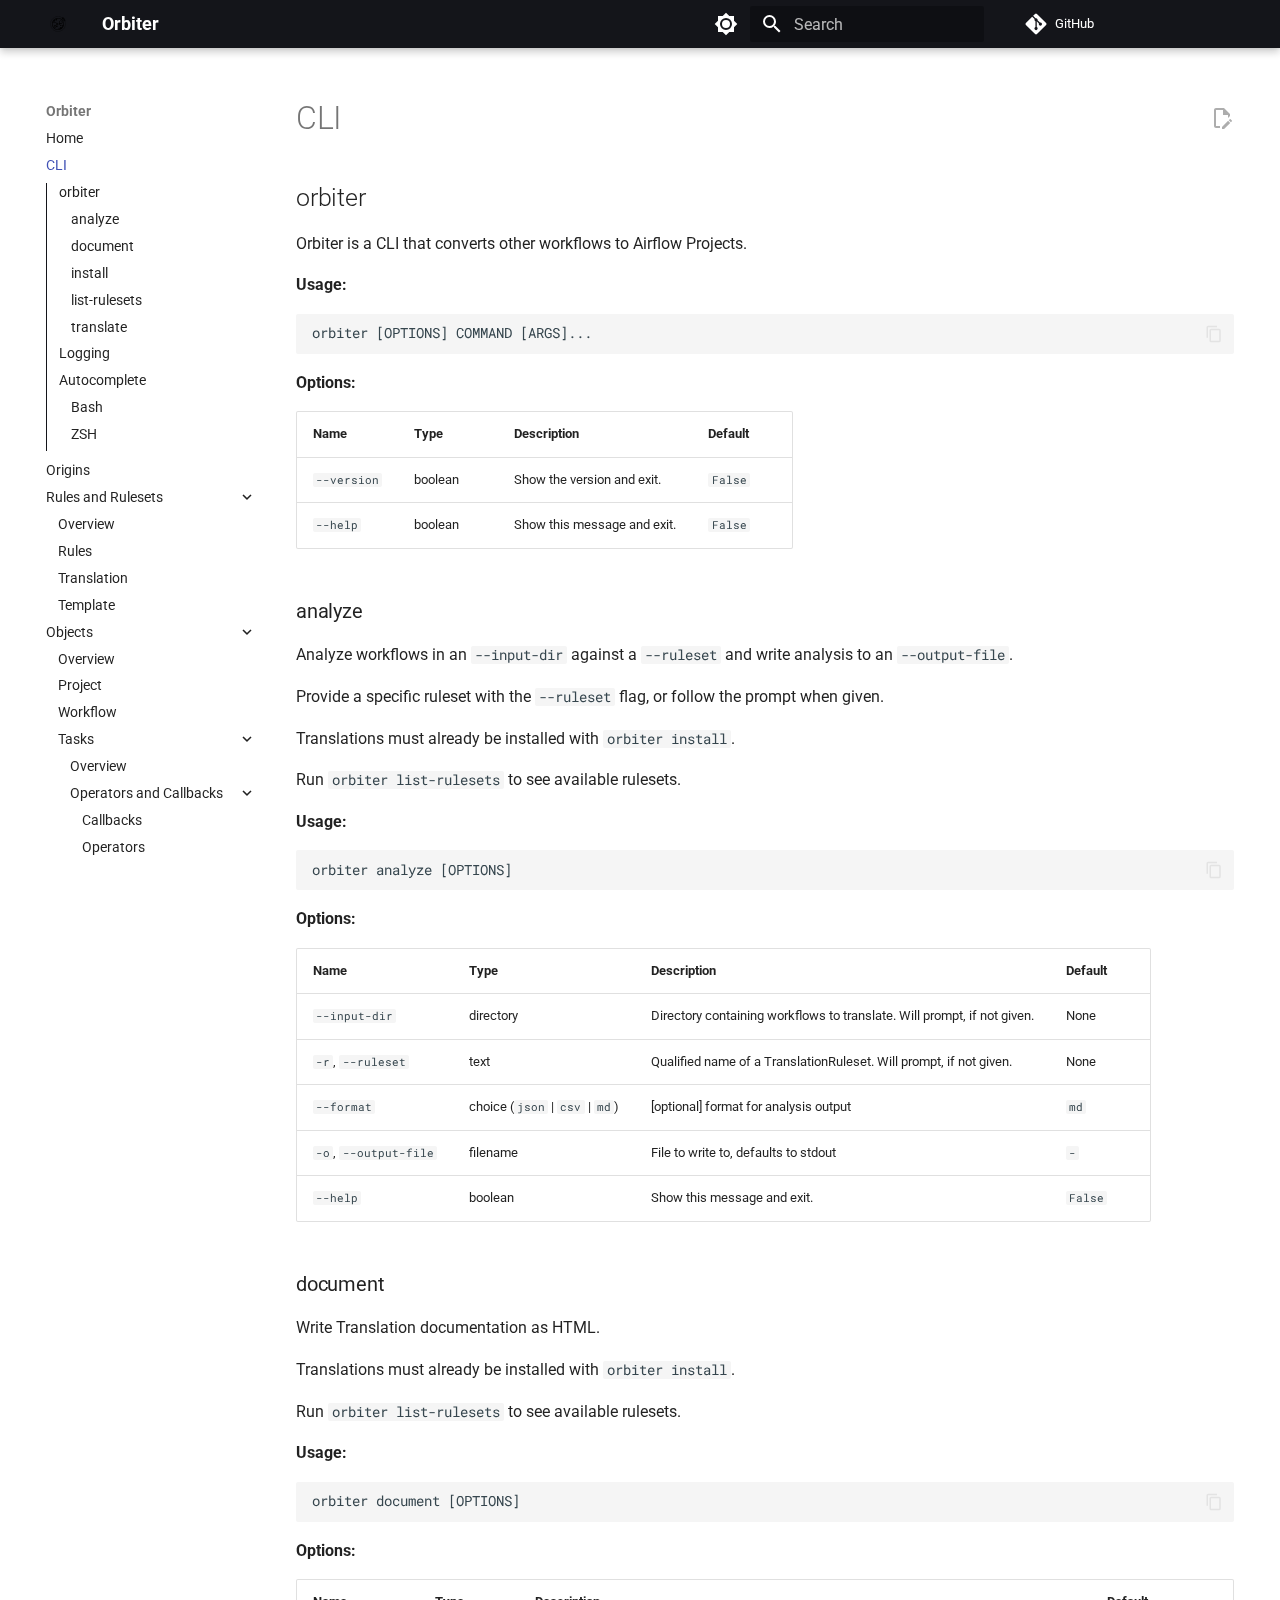
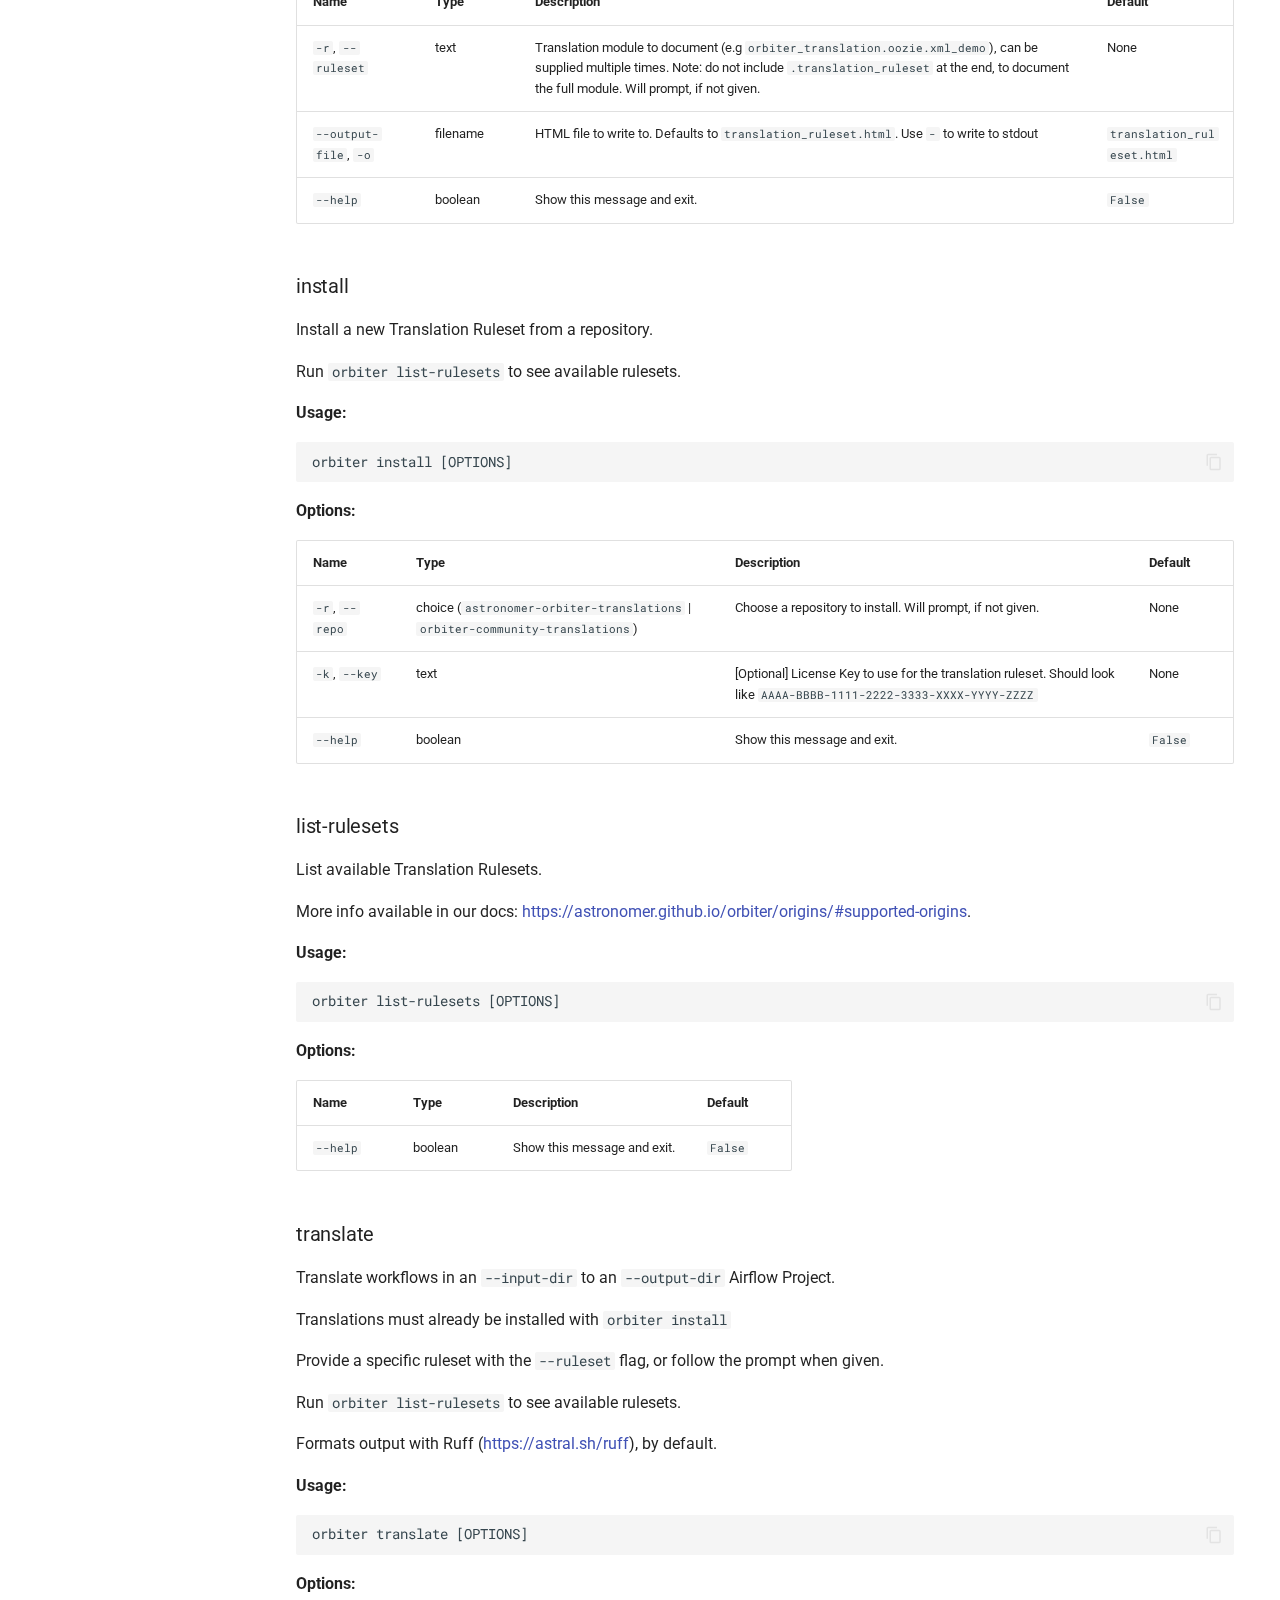
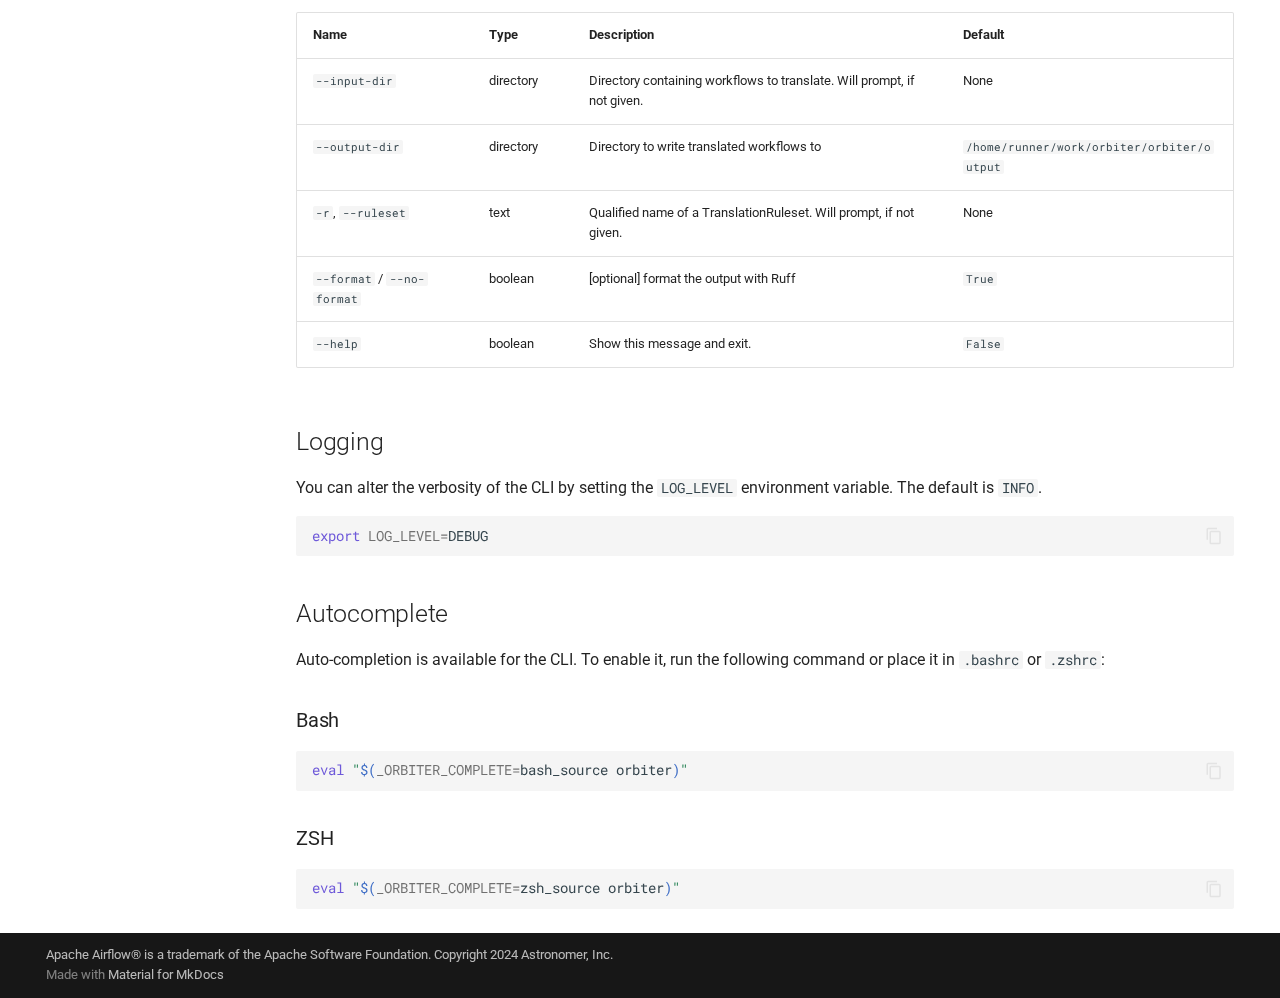
<file: cli/index.html>
<!doctype html>
<html lang="en" class="no-js">
  <head>
    
      <meta charset="utf-8">
      <meta name="viewport" content="width=device-width,initial-scale=1">
      
      
      
        <link rel="canonical" href="https://astronomer.github.io/orbiter/cli/">
      
      
        <link rel="prev" href="..">
      
      
        <link rel="next" href="../origins/">
      
      
      <link rel="icon" href="../orbiter.png">
      <meta name="generator" content="mkdocs-1.6.1, mkdocs-material-9.6.11">
    
    
      
        <title>CLI - Orbiter</title>
      
    
    
      <link rel="stylesheet" href="../assets/stylesheets/main.4af4bdda.min.css">
      
        
        <link rel="stylesheet" href="../assets/stylesheets/palette.06af60db.min.css">
      
      


    
    
      
    
    
      
        
        
        <link rel="preconnect" href="https://fonts.gstatic.com" crossorigin>
        <link rel="stylesheet" href="https://fonts.googleapis.com/css?family=Roboto:300,300i,400,400i,700,700i%7CRoboto+Mono:400,400i,700,700i&display=fallback">
        <style>:root{--md-text-font:"Roboto";--md-code-font:"Roboto Mono"}</style>
      
    
    
      <link rel="stylesheet" href="../assets/_markdown_exec_pyodide.css">
    
      <link rel="stylesheet" href="../assets/_mkdocstrings.css">
    
      <link rel="stylesheet" href="../style.css">
    
    <script>__md_scope=new URL("..",location),__md_hash=e=>[...e].reduce(((e,_)=>(e<<5)-e+_.charCodeAt(0)),0),__md_get=(e,_=localStorage,t=__md_scope)=>JSON.parse(_.getItem(t.pathname+"."+e)),__md_set=(e,_,t=localStorage,a=__md_scope)=>{try{t.setItem(a.pathname+"."+e,JSON.stringify(_))}catch(e){}}</script>
    
      

    
    
    
  </head>
  
  
    
    
      
    
    
    
    
    <body dir="ltr" data-md-color-scheme="default" data-md-color-primary="black" data-md-color-accent="indigo">
  
    
    <input class="md-toggle" data-md-toggle="drawer" type="checkbox" id="__drawer" autocomplete="off">
    <input class="md-toggle" data-md-toggle="search" type="checkbox" id="__search" autocomplete="off">
    <label class="md-overlay" for="__drawer"></label>
    <div data-md-component="skip">
      
        
        <a href="#cli" class="md-skip">
          Skip to content
        </a>
      
    </div>
    <div data-md-component="announce">
      
    </div>
    
    
      

  

<header class="md-header md-header--shadow" data-md-component="header">
  <nav class="md-header__inner md-grid" aria-label="Header">
    <a href=".." title="Orbiter" class="md-header__button md-logo" aria-label="Orbiter" data-md-component="logo">
      
  <img src="../orbiter.svg" alt="logo">

    </a>
    <label class="md-header__button md-icon" for="__drawer">
      
      <svg xmlns="http://www.w3.org/2000/svg" viewBox="0 0 24 24"><path d="M3 6h18v2H3zm0 5h18v2H3zm0 5h18v2H3z"/></svg>
    </label>
    <div class="md-header__title" data-md-component="header-title">
      <div class="md-header__ellipsis">
        <div class="md-header__topic">
          <span class="md-ellipsis">
            Orbiter
          </span>
        </div>
        <div class="md-header__topic" data-md-component="header-topic">
          <span class="md-ellipsis">
            
              CLI
            
          </span>
        </div>
      </div>
    </div>
    
      
        <form class="md-header__option" data-md-component="palette">
  
    
    
    
    <input class="md-option" data-md-color-media="(prefers-color-scheme: light)" data-md-color-scheme="default" data-md-color-primary="black" data-md-color-accent="indigo"  aria-label="Switch to dark mode"  type="radio" name="__palette" id="__palette_0">
    
      <label class="md-header__button md-icon" title="Switch to dark mode" for="__palette_1" hidden>
        <svg xmlns="http://www.w3.org/2000/svg" viewBox="0 0 24 24"><path d="M12 8a4 4 0 0 0-4 4 4 4 0 0 0 4 4 4 4 0 0 0 4-4 4 4 0 0 0-4-4m0 10a6 6 0 0 1-6-6 6 6 0 0 1 6-6 6 6 0 0 1 6 6 6 6 0 0 1-6 6m8-9.31V4h-4.69L12 .69 8.69 4H4v4.69L.69 12 4 15.31V20h4.69L12 23.31 15.31 20H20v-4.69L23.31 12z"/></svg>
      </label>
    
  
    
    
    
    <input class="md-option" data-md-color-media="(prefers-color-scheme: dark)" data-md-color-scheme="slate" data-md-color-primary="black" data-md-color-accent="indigo"  aria-label="Switch to light mode"  type="radio" name="__palette" id="__palette_1">
    
      <label class="md-header__button md-icon" title="Switch to light mode" for="__palette_0" hidden>
        <svg xmlns="http://www.w3.org/2000/svg" viewBox="0 0 24 24"><path d="M12 18c-.89 0-1.74-.2-2.5-.55C11.56 16.5 13 14.42 13 12s-1.44-4.5-3.5-5.45C10.26 6.2 11.11 6 12 6a6 6 0 0 1 6 6 6 6 0 0 1-6 6m8-9.31V4h-4.69L12 .69 8.69 4H4v4.69L.69 12 4 15.31V20h4.69L12 23.31 15.31 20H20v-4.69L23.31 12z"/></svg>
      </label>
    
  
</form>
      
    
    
      <script>var palette=__md_get("__palette");if(palette&&palette.color){if("(prefers-color-scheme)"===palette.color.media){var media=matchMedia("(prefers-color-scheme: light)"),input=document.querySelector(media.matches?"[data-md-color-media='(prefers-color-scheme: light)']":"[data-md-color-media='(prefers-color-scheme: dark)']");palette.color.media=input.getAttribute("data-md-color-media"),palette.color.scheme=input.getAttribute("data-md-color-scheme"),palette.color.primary=input.getAttribute("data-md-color-primary"),palette.color.accent=input.getAttribute("data-md-color-accent")}for(var[key,value]of Object.entries(palette.color))document.body.setAttribute("data-md-color-"+key,value)}</script>
    
    
    
      
      
        <label class="md-header__button md-icon" for="__search">
          
          <svg xmlns="http://www.w3.org/2000/svg" viewBox="0 0 24 24"><path d="M9.5 3A6.5 6.5 0 0 1 16 9.5c0 1.61-.59 3.09-1.56 4.23l.27.27h.79l5 5-1.5 1.5-5-5v-.79l-.27-.27A6.52 6.52 0 0 1 9.5 16 6.5 6.5 0 0 1 3 9.5 6.5 6.5 0 0 1 9.5 3m0 2C7 5 5 7 5 9.5S7 14 9.5 14 14 12 14 9.5 12 5 9.5 5"/></svg>
        </label>
        <div class="md-search" data-md-component="search" role="dialog">
  <label class="md-search__overlay" for="__search"></label>
  <div class="md-search__inner" role="search">
    <form class="md-search__form" name="search">
      <input type="text" class="md-search__input" name="query" aria-label="Search" placeholder="Search" autocapitalize="off" autocorrect="off" autocomplete="off" spellcheck="false" data-md-component="search-query" required>
      <label class="md-search__icon md-icon" for="__search">
        
        <svg xmlns="http://www.w3.org/2000/svg" viewBox="0 0 24 24"><path d="M9.5 3A6.5 6.5 0 0 1 16 9.5c0 1.61-.59 3.09-1.56 4.23l.27.27h.79l5 5-1.5 1.5-5-5v-.79l-.27-.27A6.52 6.52 0 0 1 9.5 16 6.5 6.5 0 0 1 3 9.5 6.5 6.5 0 0 1 9.5 3m0 2C7 5 5 7 5 9.5S7 14 9.5 14 14 12 14 9.5 12 5 9.5 5"/></svg>
        
        <svg xmlns="http://www.w3.org/2000/svg" viewBox="0 0 24 24"><path d="M20 11v2H8l5.5 5.5-1.42 1.42L4.16 12l7.92-7.92L13.5 5.5 8 11z"/></svg>
      </label>
      <nav class="md-search__options" aria-label="Search">
        
          <a href="javascript:void(0)" class="md-search__icon md-icon" title="Share" aria-label="Share" data-clipboard data-clipboard-text="" data-md-component="search-share" tabindex="-1">
            
            <svg xmlns="http://www.w3.org/2000/svg" viewBox="0 0 24 24"><path d="M18 16.08c-.76 0-1.44.3-1.96.77L8.91 12.7c.05-.23.09-.46.09-.7s-.04-.47-.09-.7l7.05-4.11c.54.5 1.25.81 2.04.81a3 3 0 0 0 3-3 3 3 0 0 0-3-3 3 3 0 0 0-3 3c0 .24.04.47.09.7L8.04 9.81C7.5 9.31 6.79 9 6 9a3 3 0 0 0-3 3 3 3 0 0 0 3 3c.79 0 1.5-.31 2.04-.81l7.12 4.15c-.05.21-.08.43-.08.66 0 1.61 1.31 2.91 2.92 2.91s2.92-1.3 2.92-2.91A2.92 2.92 0 0 0 18 16.08"/></svg>
          </a>
        
        <button type="reset" class="md-search__icon md-icon" title="Clear" aria-label="Clear" tabindex="-1">
          
          <svg xmlns="http://www.w3.org/2000/svg" viewBox="0 0 24 24"><path d="M19 6.41 17.59 5 12 10.59 6.41 5 5 6.41 10.59 12 5 17.59 6.41 19 12 13.41 17.59 19 19 17.59 13.41 12z"/></svg>
        </button>
      </nav>
      
        <div class="md-search__suggest" data-md-component="search-suggest"></div>
      
    </form>
    <div class="md-search__output">
      <div class="md-search__scrollwrap" tabindex="0" data-md-scrollfix>
        <div class="md-search-result" data-md-component="search-result">
          <div class="md-search-result__meta">
            Initializing search
          </div>
          <ol class="md-search-result__list" role="presentation"></ol>
        </div>
      </div>
    </div>
  </div>
</div>
      
    
    
      <div class="md-header__source">
        <a href="https://github.com/astronomer/orbiter" title="Go to repository" class="md-source" data-md-component="source">
  <div class="md-source__icon md-icon">
    
    <svg xmlns="http://www.w3.org/2000/svg" viewBox="0 0 448 512"><!--! Font Awesome Free 6.7.2 by @fontawesome - https://fontawesome.com License - https://fontawesome.com/license/free (Icons: CC BY 4.0, Fonts: SIL OFL 1.1, Code: MIT License) Copyright 2024 Fonticons, Inc.--><path d="M439.55 236.05 244 40.45a28.87 28.87 0 0 0-40.81 0l-40.66 40.63 51.52 51.52c27.06-9.14 52.68 16.77 43.39 43.68l49.66 49.66c34.23-11.8 61.18 31 35.47 56.69-26.49 26.49-70.21-2.87-56-37.34L240.22 199v121.85c25.3 12.54 22.26 41.85 9.08 55a34.34 34.34 0 0 1-48.55 0c-17.57-17.6-11.07-46.91 11.25-56v-123c-20.8-8.51-24.6-30.74-18.64-45L142.57 101 8.45 235.14a28.86 28.86 0 0 0 0 40.81l195.61 195.6a28.86 28.86 0 0 0 40.8 0l194.69-194.69a28.86 28.86 0 0 0 0-40.81"/></svg>
  </div>
  <div class="md-source__repository">
    GitHub
  </div>
</a>
      </div>
    
  </nav>
  
</header>
    
    <div class="md-container" data-md-component="container">
      
      
        
          
        
      
      <main class="md-main" data-md-component="main">
        <div class="md-main__inner md-grid">
          
            
              
              <div class="md-sidebar md-sidebar--primary" data-md-component="sidebar" data-md-type="navigation" >
                <div class="md-sidebar__scrollwrap">
                  <div class="md-sidebar__inner">
                    



  

<nav class="md-nav md-nav--primary md-nav--integrated" aria-label="Navigation" data-md-level="0">
  <label class="md-nav__title" for="__drawer">
    <a href=".." title="Orbiter" class="md-nav__button md-logo" aria-label="Orbiter" data-md-component="logo">
      
  <img src="../orbiter.svg" alt="logo">

    </a>
    Orbiter
  </label>
  
    <div class="md-nav__source">
      <a href="https://github.com/astronomer/orbiter" title="Go to repository" class="md-source" data-md-component="source">
  <div class="md-source__icon md-icon">
    
    <svg xmlns="http://www.w3.org/2000/svg" viewBox="0 0 448 512"><!--! Font Awesome Free 6.7.2 by @fontawesome - https://fontawesome.com License - https://fontawesome.com/license/free (Icons: CC BY 4.0, Fonts: SIL OFL 1.1, Code: MIT License) Copyright 2024 Fonticons, Inc.--><path d="M439.55 236.05 244 40.45a28.87 28.87 0 0 0-40.81 0l-40.66 40.63 51.52 51.52c27.06-9.14 52.68 16.77 43.39 43.68l49.66 49.66c34.23-11.8 61.18 31 35.47 56.69-26.49 26.49-70.21-2.87-56-37.34L240.22 199v121.85c25.3 12.54 22.26 41.85 9.08 55a34.34 34.34 0 0 1-48.55 0c-17.57-17.6-11.07-46.91 11.25-56v-123c-20.8-8.51-24.6-30.74-18.64-45L142.57 101 8.45 235.14a28.86 28.86 0 0 0 0 40.81l195.61 195.6a28.86 28.86 0 0 0 40.8 0l194.69-194.69a28.86 28.86 0 0 0 0-40.81"/></svg>
  </div>
  <div class="md-source__repository">
    GitHub
  </div>
</a>
    </div>
  
  <ul class="md-nav__list" data-md-scrollfix>
    
      
      
  
  
  
  
    <li class="md-nav__item">
      <a href=".." class="md-nav__link">
        
  
  
  <span class="md-ellipsis">
    Home
    
  </span>
  

      </a>
    </li>
  

    
      
      
  
  
    
  
  
  
    <li class="md-nav__item md-nav__item--active">
      
      <input class="md-nav__toggle md-toggle" type="checkbox" id="__toc">
      
      
        
      
      
        <label class="md-nav__link md-nav__link--active" for="__toc">
          
  
  
  <span class="md-ellipsis">
    CLI
    
  </span>
  

          <span class="md-nav__icon md-icon"></span>
        </label>
      
      <a href="./" class="md-nav__link md-nav__link--active">
        
  
  
  <span class="md-ellipsis">
    CLI
    
  </span>
  

      </a>
      
        

<nav class="md-nav md-nav--secondary" aria-label="Table of contents">
  
  
  
    
  
  
    <label class="md-nav__title" for="__toc">
      <span class="md-nav__icon md-icon"></span>
      Table of contents
    </label>
    <ul class="md-nav__list" data-md-component="toc" data-md-scrollfix>
      
        <li class="md-nav__item">
  <a href="#orbiter" class="md-nav__link">
    <span class="md-ellipsis">
      orbiter
    </span>
  </a>
  
    <nav class="md-nav" aria-label="orbiter">
      <ul class="md-nav__list">
        
          <li class="md-nav__item">
  <a href="#analyze" class="md-nav__link">
    <span class="md-ellipsis">
      analyze
    </span>
  </a>
  
</li>
        
          <li class="md-nav__item">
  <a href="#document" class="md-nav__link">
    <span class="md-ellipsis">
      document
    </span>
  </a>
  
</li>
        
          <li class="md-nav__item">
  <a href="#install" class="md-nav__link">
    <span class="md-ellipsis">
      install
    </span>
  </a>
  
</li>
        
          <li class="md-nav__item">
  <a href="#list-rulesets" class="md-nav__link">
    <span class="md-ellipsis">
      list-rulesets
    </span>
  </a>
  
</li>
        
          <li class="md-nav__item">
  <a href="#translate" class="md-nav__link">
    <span class="md-ellipsis">
      translate
    </span>
  </a>
  
</li>
        
      </ul>
    </nav>
  
</li>
      
        <li class="md-nav__item">
  <a href="#logging" class="md-nav__link">
    <span class="md-ellipsis">
      Logging
    </span>
  </a>
  
</li>
      
        <li class="md-nav__item">
  <a href="#autocomplete" class="md-nav__link">
    <span class="md-ellipsis">
      Autocomplete
    </span>
  </a>
  
    <nav class="md-nav" aria-label="Autocomplete">
      <ul class="md-nav__list">
        
          <li class="md-nav__item">
  <a href="#bash" class="md-nav__link">
    <span class="md-ellipsis">
      Bash
    </span>
  </a>
  
</li>
        
          <li class="md-nav__item">
  <a href="#zsh" class="md-nav__link">
    <span class="md-ellipsis">
      ZSH
    </span>
  </a>
  
</li>
        
      </ul>
    </nav>
  
</li>
      
    </ul>
  
</nav>
      
    </li>
  

    
      
      
  
  
  
  
    <li class="md-nav__item">
      <a href="../origins/" class="md-nav__link">
        
  
  
  <span class="md-ellipsis">
    Origins
    
  </span>
  

      </a>
    </li>
  

    
      
      
  
  
  
  
    
    
    
    
    
    <li class="md-nav__item md-nav__item--nested">
      
        
        
          
        
        <input class="md-nav__toggle md-toggle md-toggle--indeterminate" type="checkbox" id="__nav_4" >
        
          
          <label class="md-nav__link" for="__nav_4" id="__nav_4_label" tabindex="0">
            
  
  
  <span class="md-ellipsis">
    Rules and Rulesets
    
  </span>
  

            <span class="md-nav__icon md-icon"></span>
          </label>
        
        <nav class="md-nav" data-md-level="1" aria-labelledby="__nav_4_label" aria-expanded="false">
          <label class="md-nav__title" for="__nav_4">
            <span class="md-nav__icon md-icon"></span>
            Rules and Rulesets
          </label>
          <ul class="md-nav__list" data-md-scrollfix>
            
              
                
  
  
  
  
    <li class="md-nav__item">
      <a href="../Rules_and_Rulesets/" class="md-nav__link">
        
  
  
  <span class="md-ellipsis">
    Overview
    
  </span>
  

      </a>
    </li>
  

              
            
              
                
  
  
  
  
    <li class="md-nav__item">
      <a href="../Rules_and_Rulesets/rules/" class="md-nav__link">
        
  
  
  <span class="md-ellipsis">
    Rules
    
  </span>
  

      </a>
    </li>
  

              
            
              
                
  
  
  
  
    <li class="md-nav__item">
      <a href="../Rules_and_Rulesets/rulesets/" class="md-nav__link">
        
  
  
  <span class="md-ellipsis">
    Translation
    
  </span>
  

      </a>
    </li>
  

              
            
              
                
  
  
  
  
    <li class="md-nav__item">
      <a href="../Rules_and_Rulesets/template/" class="md-nav__link">
        
  
  
  <span class="md-ellipsis">
    Template
    
  </span>
  

      </a>
    </li>
  

              
            
          </ul>
        </nav>
      
    </li>
  

    
      
      
  
  
  
  
    
    
    
    
    
    <li class="md-nav__item md-nav__item--nested">
      
        
        
          
        
        <input class="md-nav__toggle md-toggle md-toggle--indeterminate" type="checkbox" id="__nav_5" >
        
          
          <label class="md-nav__link" for="__nav_5" id="__nav_5_label" tabindex="0">
            
  
  
  <span class="md-ellipsis">
    Objects
    
  </span>
  

            <span class="md-nav__icon md-icon"></span>
          </label>
        
        <nav class="md-nav" data-md-level="1" aria-labelledby="__nav_5_label" aria-expanded="false">
          <label class="md-nav__title" for="__nav_5">
            <span class="md-nav__icon md-icon"></span>
            Objects
          </label>
          <ul class="md-nav__list" data-md-scrollfix>
            
              
                
  
  
  
  
    <li class="md-nav__item">
      <a href="../objects/" class="md-nav__link">
        
  
  
  <span class="md-ellipsis">
    Overview
    
  </span>
  

      </a>
    </li>
  

              
            
              
                
  
  
  
  
    <li class="md-nav__item">
      <a href="../objects/project/" class="md-nav__link">
        
  
  
  <span class="md-ellipsis">
    Project
    
  </span>
  

      </a>
    </li>
  

              
            
              
                
  
  
  
  
    <li class="md-nav__item">
      <a href="../objects/workflow/" class="md-nav__link">
        
  
  
  <span class="md-ellipsis">
    Workflow
    
  </span>
  

      </a>
    </li>
  

              
            
              
                
  
  
  
  
    
    
    
    
    
    <li class="md-nav__item md-nav__item--nested">
      
        
        
          
        
        <input class="md-nav__toggle md-toggle md-toggle--indeterminate" type="checkbox" id="__nav_5_4" >
        
          
          <label class="md-nav__link" for="__nav_5_4" id="__nav_5_4_label" tabindex="0">
            
  
  
  <span class="md-ellipsis">
    Tasks
    
  </span>
  

            <span class="md-nav__icon md-icon"></span>
          </label>
        
        <nav class="md-nav" data-md-level="2" aria-labelledby="__nav_5_4_label" aria-expanded="false">
          <label class="md-nav__title" for="__nav_5_4">
            <span class="md-nav__icon md-icon"></span>
            Tasks
          </label>
          <ul class="md-nav__list" data-md-scrollfix>
            
              
                
  
  
  
  
    <li class="md-nav__item">
      <a href="../objects/Tasks/" class="md-nav__link">
        
  
  
  <span class="md-ellipsis">
    Overview
    
  </span>
  

      </a>
    </li>
  

              
            
              
                
  
  
  
  
    
    
    
    
    
    <li class="md-nav__item md-nav__item--nested">
      
        
        
          
        
        <input class="md-nav__toggle md-toggle md-toggle--indeterminate" type="checkbox" id="__nav_5_4_2" >
        
          
          <label class="md-nav__link" for="__nav_5_4_2" id="__nav_5_4_2_label" tabindex="0">
            
  
  
  <span class="md-ellipsis">
    Operators and Callbacks
    
  </span>
  

            <span class="md-nav__icon md-icon"></span>
          </label>
        
        <nav class="md-nav" data-md-level="3" aria-labelledby="__nav_5_4_2_label" aria-expanded="false">
          <label class="md-nav__title" for="__nav_5_4_2">
            <span class="md-nav__icon md-icon"></span>
            Operators and Callbacks
          </label>
          <ul class="md-nav__list" data-md-scrollfix>
            
              
                
  
  
  
  
    <li class="md-nav__item">
      <a href="../objects/Tasks/Operators_and_Callbacks/callbacks/" class="md-nav__link">
        
  
  
  <span class="md-ellipsis">
    Callbacks
    
  </span>
  

      </a>
    </li>
  

              
            
              
                
  
  
  
  
    <li class="md-nav__item">
      <a href="../objects/Tasks/Operators_and_Callbacks/operators/" class="md-nav__link">
        
  
  
  <span class="md-ellipsis">
    Operators
    
  </span>
  

      </a>
    </li>
  

              
            
          </ul>
        </nav>
      
    </li>
  

              
            
          </ul>
        </nav>
      
    </li>
  

              
            
          </ul>
        </nav>
      
    </li>
  

    
  </ul>
</nav>
                  </div>
                </div>
              </div>
            
            
          
          
            <div class="md-content" data-md-component="content">
              <article class="md-content__inner md-typeset">
                
                  


  
    <a href="https://github.com/astronomer/orbiter/edit/main/docs/cli.md" title="Edit this page" class="md-content__button md-icon">
      
      <svg xmlns="http://www.w3.org/2000/svg" viewBox="0 0 24 24"><path d="M10 20H6V4h7v5h5v3.1l2-2V8l-6-6H6c-1.1 0-2 .9-2 2v16c0 1.1.9 2 2 2h4zm10.2-7c.1 0 .3.1.4.2l1.3 1.3c.2.2.2.6 0 .8l-1 1-2.1-2.1 1-1c.1-.1.2-.2.4-.2m0 3.9L14.1 23H12v-2.1l6.1-6.1z"/></svg>
    </a>
  
  


<h1 id="cli">CLI<a class="headerlink" href="#cli" title="Permanent link">&para;</a></h1>
<h2 id="orbiter">orbiter<a class="headerlink" href="#orbiter" title="Permanent link">&para;</a></h2>
<p>Orbiter is a CLI that converts other workflows to Airflow Projects.</p>
<p><strong>Usage:</strong></p>
<div class="highlight"><pre><span></span><code><a id="__codelineno-0-1" name="__codelineno-0-1" href="#__codelineno-0-1"></a>orbiter [OPTIONS] COMMAND [ARGS]...
</code></pre></div>
<p><strong>Options:</strong></p>
<table>
<thead>
<tr>
<th>Name</th>
<th>Type</th>
<th>Description</th>
<th>Default</th>
</tr>
</thead>
<tbody>
<tr>
<td><code>--version</code></td>
<td>boolean</td>
<td>Show the version and exit.</td>
<td><code>False</code></td>
</tr>
<tr>
<td><code>--help</code></td>
<td>boolean</td>
<td>Show this message and exit.</td>
<td><code>False</code></td>
</tr>
</tbody>
</table>
<h3 id="analyze">analyze<a class="headerlink" href="#analyze" title="Permanent link">&para;</a></h3>
<p>Analyze workflows in an <code>--input-dir</code> against a <code>--ruleset</code> and write analysis to an <code>--output-file</code>.</p>
<p>Provide a specific ruleset with the <code>--ruleset</code> flag, or follow the prompt when given.</p>
<p>Translations must already be installed with <code>orbiter install</code>.</p>
<p>Run <code>orbiter list-rulesets</code> to see available rulesets.</p>
<p><strong>Usage:</strong></p>
<div class="highlight"><pre><span></span><code><a id="__codelineno-1-1" name="__codelineno-1-1" href="#__codelineno-1-1"></a>orbiter analyze [OPTIONS]
</code></pre></div>
<p><strong>Options:</strong></p>
<table>
<thead>
<tr>
<th>Name</th>
<th>Type</th>
<th>Description</th>
<th>Default</th>
</tr>
</thead>
<tbody>
<tr>
<td><code>--input-dir</code></td>
<td>directory</td>
<td>Directory containing workflows to translate. Will prompt, if not given.</td>
<td>None</td>
</tr>
<tr>
<td><code>-r</code>, <code>--ruleset</code></td>
<td>text</td>
<td>Qualified name of a TranslationRuleset. Will prompt, if not given.</td>
<td>None</td>
</tr>
<tr>
<td><code>--format</code></td>
<td>choice (<code>json</code> &#x7C; <code>csv</code> &#x7C; <code>md</code>)</td>
<td>[optional] format for analysis output</td>
<td><code>md</code></td>
</tr>
<tr>
<td><code>-o</code>, <code>--output-file</code></td>
<td>filename</td>
<td>File to write to, defaults to stdout</td>
<td><code>-</code></td>
</tr>
<tr>
<td><code>--help</code></td>
<td>boolean</td>
<td>Show this message and exit.</td>
<td><code>False</code></td>
</tr>
</tbody>
</table>
<h3 id="document">document<a class="headerlink" href="#document" title="Permanent link">&para;</a></h3>
<p>Write Translation documentation as HTML.</p>
<p>Translations must already be installed with <code>orbiter install</code>.</p>
<p>Run <code>orbiter list-rulesets</code> to see available rulesets.</p>
<p><strong>Usage:</strong></p>
<div class="highlight"><pre><span></span><code><a id="__codelineno-2-1" name="__codelineno-2-1" href="#__codelineno-2-1"></a>orbiter document [OPTIONS]
</code></pre></div>
<p><strong>Options:</strong></p>
<table>
<thead>
<tr>
<th>Name</th>
<th>Type</th>
<th>Description</th>
<th>Default</th>
</tr>
</thead>
<tbody>
<tr>
<td><code>-r</code>, <code>--ruleset</code></td>
<td>text</td>
<td>Translation module to document (e.g <code>orbiter_translation.oozie.xml_demo</code>), can be supplied multiple times. Note: do not include <code>.translation_ruleset</code> at the end, to document the full module. Will prompt, if not given.</td>
<td>None</td>
</tr>
<tr>
<td><code>--output-file</code>, <code>-o</code></td>
<td>filename</td>
<td>HTML file to write to. Defaults to <code>translation_ruleset.html</code>. Use <code>-</code> to write to stdout</td>
<td><code>translation_ruleset.html</code></td>
</tr>
<tr>
<td><code>--help</code></td>
<td>boolean</td>
<td>Show this message and exit.</td>
<td><code>False</code></td>
</tr>
</tbody>
</table>
<h3 id="install">install<a class="headerlink" href="#install" title="Permanent link">&para;</a></h3>
<p>Install a new Translation Ruleset from a repository.</p>
<p>Run <code>orbiter list-rulesets</code> to see available rulesets.</p>
<p><strong>Usage:</strong></p>
<div class="highlight"><pre><span></span><code><a id="__codelineno-3-1" name="__codelineno-3-1" href="#__codelineno-3-1"></a>orbiter install [OPTIONS]
</code></pre></div>
<p><strong>Options:</strong></p>
<table>
<thead>
<tr>
<th>Name</th>
<th>Type</th>
<th>Description</th>
<th>Default</th>
</tr>
</thead>
<tbody>
<tr>
<td><code>-r</code>, <code>--repo</code></td>
<td>choice (<code>astronomer-orbiter-translations</code> &#x7C; <code>orbiter-community-translations</code>)</td>
<td>Choose a repository to install. Will prompt, if not given.</td>
<td>None</td>
</tr>
<tr>
<td><code>-k</code>, <code>--key</code></td>
<td>text</td>
<td>[Optional] License Key to use for the translation ruleset. Should look like <code>AAAA-BBBB-1111-2222-3333-XXXX-YYYY-ZZZZ</code></td>
<td>None</td>
</tr>
<tr>
<td><code>--help</code></td>
<td>boolean</td>
<td>Show this message and exit.</td>
<td><code>False</code></td>
</tr>
</tbody>
</table>
<h3 id="list-rulesets">list-rulesets<a class="headerlink" href="#list-rulesets" title="Permanent link">&para;</a></h3>
<p>List available Translation Rulesets.</p>
<p>More info available in our docs: <a href="https://astronomer.github.io/orbiter/origins/#supported-origins">https://astronomer.github.io/orbiter/origins/#supported-origins</a>.</p>
<p><strong>Usage:</strong></p>
<div class="highlight"><pre><span></span><code><a id="__codelineno-4-1" name="__codelineno-4-1" href="#__codelineno-4-1"></a>orbiter list-rulesets [OPTIONS]
</code></pre></div>
<p><strong>Options:</strong></p>
<table>
<thead>
<tr>
<th>Name</th>
<th>Type</th>
<th>Description</th>
<th>Default</th>
</tr>
</thead>
<tbody>
<tr>
<td><code>--help</code></td>
<td>boolean</td>
<td>Show this message and exit.</td>
<td><code>False</code></td>
</tr>
</tbody>
</table>
<h3 id="translate">translate<a class="headerlink" href="#translate" title="Permanent link">&para;</a></h3>
<p>Translate workflows in an <code>--input-dir</code> to an <code>--output-dir</code> Airflow Project.</p>
<p>Translations must already be installed with <code>orbiter install</code></p>
<p>Provide a specific ruleset with the <code>--ruleset</code> flag, or follow the prompt when given.</p>
<p>Run <code>orbiter list-rulesets</code> to see available rulesets.</p>
<p>Formats output with Ruff (<a href="https://astral.sh/ruff">https://astral.sh/ruff</a>), by default.</p>
<p><strong>Usage:</strong></p>
<div class="highlight"><pre><span></span><code><a id="__codelineno-5-1" name="__codelineno-5-1" href="#__codelineno-5-1"></a>orbiter translate [OPTIONS]
</code></pre></div>
<p><strong>Options:</strong></p>
<table>
<thead>
<tr>
<th>Name</th>
<th>Type</th>
<th>Description</th>
<th>Default</th>
</tr>
</thead>
<tbody>
<tr>
<td><code>--input-dir</code></td>
<td>directory</td>
<td>Directory containing workflows to translate. Will prompt, if not given.</td>
<td>None</td>
</tr>
<tr>
<td><code>--output-dir</code></td>
<td>directory</td>
<td>Directory to write translated workflows to</td>
<td><code>/home/runner/work/orbiter/orbiter/output</code></td>
</tr>
<tr>
<td><code>-r</code>, <code>--ruleset</code></td>
<td>text</td>
<td>Qualified name of a TranslationRuleset. Will prompt, if not given.</td>
<td>None</td>
</tr>
<tr>
<td><code>--format</code> / <code>--no-format</code></td>
<td>boolean</td>
<td>[optional] format the output with Ruff</td>
<td><code>True</code></td>
</tr>
<tr>
<td><code>--help</code></td>
<td>boolean</td>
<td>Show this message and exit.</td>
<td><code>False</code></td>
</tr>
</tbody>
</table>
<h2 id="logging">Logging<a class="headerlink" href="#logging" title="Permanent link">&para;</a></h2>
<p>You can alter the verbosity of the CLI by setting the <code>LOG_LEVEL</code> environment variable. The default is <code>INFO</code>.</p>
<div class="highlight"><pre><span></span><code><a id="__codelineno-6-1" name="__codelineno-6-1" href="#__codelineno-6-1"></a><span class="nb">export</span><span class="w"> </span><span class="nv">LOG_LEVEL</span><span class="o">=</span>DEBUG
</code></pre></div>
<h2 id="autocomplete">Autocomplete<a class="headerlink" href="#autocomplete" title="Permanent link">&para;</a></h2>
<p>Auto-completion is available for the CLI. To enable it, run the following command or place it in <code>.bashrc</code> or <code>.zshrc</code>:</p>
<h3 id="bash">Bash<a class="headerlink" href="#bash" title="Permanent link">&para;</a></h3>
<div class="highlight"><pre><span></span><code><a id="__codelineno-7-1" name="__codelineno-7-1" href="#__codelineno-7-1"></a><span class="nb">eval</span><span class="w"> </span><span class="s2">&quot;</span><span class="k">$(</span><span class="nv">_ORBITER_COMPLETE</span><span class="o">=</span>bash_source<span class="w"> </span>orbiter<span class="k">)</span><span class="s2">&quot;</span>
</code></pre></div>
<h3 id="zsh">ZSH<a class="headerlink" href="#zsh" title="Permanent link">&para;</a></h3>
<div class="highlight"><pre><span></span><code><a id="__codelineno-8-1" name="__codelineno-8-1" href="#__codelineno-8-1"></a><span class="nb">eval</span><span class="w"> </span><span class="s2">&quot;</span><span class="k">$(</span><span class="nv">_ORBITER_COMPLETE</span><span class="o">=</span>zsh_source<span class="w"> </span>orbiter<span class="k">)</span><span class="s2">&quot;</span>
</code></pre></div>












                
              </article>
            </div>
          
          
  <script>var tabs=__md_get("__tabs");if(Array.isArray(tabs))e:for(var set of document.querySelectorAll(".tabbed-set")){var labels=set.querySelector(".tabbed-labels");for(var tab of tabs)for(var label of labels.getElementsByTagName("label"))if(label.innerText.trim()===tab){var input=document.getElementById(label.htmlFor);input.checked=!0;continue e}}</script>

<script>var target=document.getElementById(location.hash.slice(1));target&&target.name&&(target.checked=target.name.startsWith("__tabbed_"))</script>
        </div>
        
      </main>
      
        <footer class="md-footer">
  
  <div class="md-footer-meta md-typeset">
    <div class="md-footer-meta__inner md-grid">
      <div class="md-copyright">
  
    <div class="md-copyright__highlight">
      Apache Airflow® is a trademark of the Apache Software Foundation. Copyright 2024 Astronomer, Inc.
    </div>
  
  
    Made with
    <a href="https://squidfunk.github.io/mkdocs-material/" target="_blank" rel="noopener">
      Material for MkDocs
    </a>
  
</div>
      
    </div>
  </div>
</footer>
      
    </div>
    <div class="md-dialog" data-md-component="dialog">
      <div class="md-dialog__inner md-typeset"></div>
    </div>
    
      <div class="md-progress" data-md-component="progress" role="progressbar"></div>
    
    
    
      
      <script id="__config" type="application/json">{"base": "..", "features": ["navigation.path", "navigation.instant", "navigation.instant.progress", "navigation.tracking", "navigation.expand", "toc.follow", "toc.integrate", "content.tabs.link", "content.action.edit", "content.code.copy", "content.code.annotate", "search.share", "search.highlight", "search.suggest"], "search": "../assets/javascripts/workers/search.f8cc74c7.min.js", "tags": null, "translations": {"clipboard.copied": "Copied to clipboard", "clipboard.copy": "Copy to clipboard", "search.result.more.one": "1 more on this page", "search.result.more.other": "# more on this page", "search.result.none": "No matching documents", "search.result.one": "1 matching document", "search.result.other": "# matching documents", "search.result.placeholder": "Type to start searching", "search.result.term.missing": "Missing", "select.version": "Select version"}, "version": null}</script>
    
    
      <script src="../assets/javascripts/bundle.c8b220af.min.js"></script>
      
        <script src="../assets/_markdown_exec_pyodide.js"></script>
      
    
  </body>
</html>
</file>
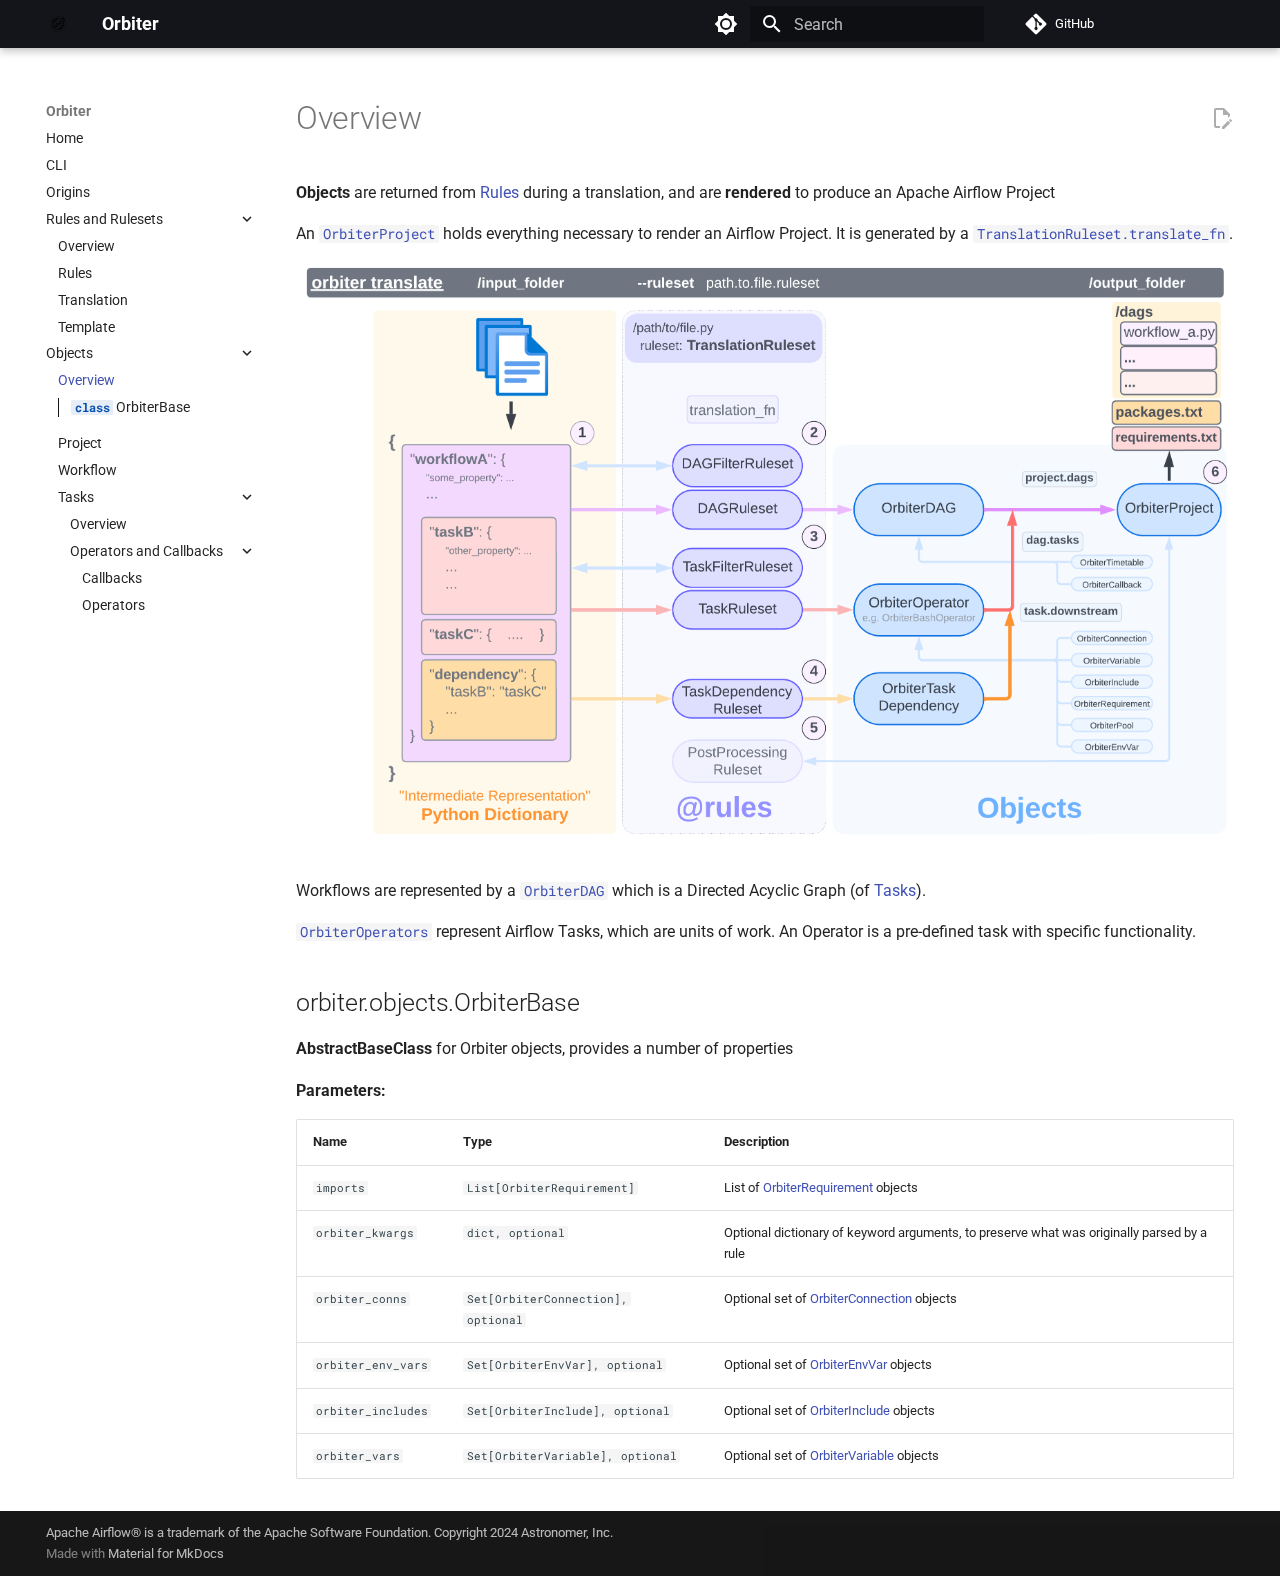
<file: objects/index.html>
<!doctype html>
<html lang="en" class="no-js">
  <head>
    
      <meta charset="utf-8">
      <meta name="viewport" content="width=device-width,initial-scale=1">
      
      
      
        <link rel="canonical" href="https://astronomer.github.io/orbiter/objects/">
      
      
        <link rel="prev" href="../Rules_and_Rulesets/template/">
      
      
        <link rel="next" href="project/">
      
      
      <link rel="icon" href="../orbiter.png">
      <meta name="generator" content="mkdocs-1.6.1, mkdocs-material-9.6.11">
    
    
      
        <title>Overview - Orbiter</title>
      
    
    
      <link rel="stylesheet" href="../assets/stylesheets/main.4af4bdda.min.css">
      
        
        <link rel="stylesheet" href="../assets/stylesheets/palette.06af60db.min.css">
      
      


    
    
      
    
    
      
        
        
        <link rel="preconnect" href="https://fonts.gstatic.com" crossorigin>
        <link rel="stylesheet" href="https://fonts.googleapis.com/css?family=Roboto:300,300i,400,400i,700,700i%7CRoboto+Mono:400,400i,700,700i&display=fallback">
        <style>:root{--md-text-font:"Roboto";--md-code-font:"Roboto Mono"}</style>
      
    
    
      <link rel="stylesheet" href="../assets/_markdown_exec_pyodide.css">
    
      <link rel="stylesheet" href="../assets/_mkdocstrings.css">
    
      <link rel="stylesheet" href="../style.css">
    
    <script>__md_scope=new URL("..",location),__md_hash=e=>[...e].reduce(((e,_)=>(e<<5)-e+_.charCodeAt(0)),0),__md_get=(e,_=localStorage,t=__md_scope)=>JSON.parse(_.getItem(t.pathname+"."+e)),__md_set=(e,_,t=localStorage,a=__md_scope)=>{try{t.setItem(a.pathname+"."+e,JSON.stringify(_))}catch(e){}}</script>
    
      

    
    
    
  </head>
  
  
    
    
      
    
    
    
    
    <body dir="ltr" data-md-color-scheme="default" data-md-color-primary="black" data-md-color-accent="indigo">
  
    
    <input class="md-toggle" data-md-toggle="drawer" type="checkbox" id="__drawer" autocomplete="off">
    <input class="md-toggle" data-md-toggle="search" type="checkbox" id="__search" autocomplete="off">
    <label class="md-overlay" for="__drawer"></label>
    <div data-md-component="skip">
      
        
        <a href="#overview" class="md-skip">
          Skip to content
        </a>
      
    </div>
    <div data-md-component="announce">
      
    </div>
    
    
      

  

<header class="md-header md-header--shadow" data-md-component="header">
  <nav class="md-header__inner md-grid" aria-label="Header">
    <a href=".." title="Orbiter" class="md-header__button md-logo" aria-label="Orbiter" data-md-component="logo">
      
  <img src="../orbiter.svg" alt="logo">

    </a>
    <label class="md-header__button md-icon" for="__drawer">
      
      <svg xmlns="http://www.w3.org/2000/svg" viewBox="0 0 24 24"><path d="M3 6h18v2H3zm0 5h18v2H3zm0 5h18v2H3z"/></svg>
    </label>
    <div class="md-header__title" data-md-component="header-title">
      <div class="md-header__ellipsis">
        <div class="md-header__topic">
          <span class="md-ellipsis">
            Orbiter
          </span>
        </div>
        <div class="md-header__topic" data-md-component="header-topic">
          <span class="md-ellipsis">
            
              Overview
            
          </span>
        </div>
      </div>
    </div>
    
      
        <form class="md-header__option" data-md-component="palette">
  
    
    
    
    <input class="md-option" data-md-color-media="(prefers-color-scheme: light)" data-md-color-scheme="default" data-md-color-primary="black" data-md-color-accent="indigo"  aria-label="Switch to dark mode"  type="radio" name="__palette" id="__palette_0">
    
      <label class="md-header__button md-icon" title="Switch to dark mode" for="__palette_1" hidden>
        <svg xmlns="http://www.w3.org/2000/svg" viewBox="0 0 24 24"><path d="M12 8a4 4 0 0 0-4 4 4 4 0 0 0 4 4 4 4 0 0 0 4-4 4 4 0 0 0-4-4m0 10a6 6 0 0 1-6-6 6 6 0 0 1 6-6 6 6 0 0 1 6 6 6 6 0 0 1-6 6m8-9.31V4h-4.69L12 .69 8.69 4H4v4.69L.69 12 4 15.31V20h4.69L12 23.31 15.31 20H20v-4.69L23.31 12z"/></svg>
      </label>
    
  
    
    
    
    <input class="md-option" data-md-color-media="(prefers-color-scheme: dark)" data-md-color-scheme="slate" data-md-color-primary="black" data-md-color-accent="indigo"  aria-label="Switch to light mode"  type="radio" name="__palette" id="__palette_1">
    
      <label class="md-header__button md-icon" title="Switch to light mode" for="__palette_0" hidden>
        <svg xmlns="http://www.w3.org/2000/svg" viewBox="0 0 24 24"><path d="M12 18c-.89 0-1.74-.2-2.5-.55C11.56 16.5 13 14.42 13 12s-1.44-4.5-3.5-5.45C10.26 6.2 11.11 6 12 6a6 6 0 0 1 6 6 6 6 0 0 1-6 6m8-9.31V4h-4.69L12 .69 8.69 4H4v4.69L.69 12 4 15.31V20h4.69L12 23.31 15.31 20H20v-4.69L23.31 12z"/></svg>
      </label>
    
  
</form>
      
    
    
      <script>var palette=__md_get("__palette");if(palette&&palette.color){if("(prefers-color-scheme)"===palette.color.media){var media=matchMedia("(prefers-color-scheme: light)"),input=document.querySelector(media.matches?"[data-md-color-media='(prefers-color-scheme: light)']":"[data-md-color-media='(prefers-color-scheme: dark)']");palette.color.media=input.getAttribute("data-md-color-media"),palette.color.scheme=input.getAttribute("data-md-color-scheme"),palette.color.primary=input.getAttribute("data-md-color-primary"),palette.color.accent=input.getAttribute("data-md-color-accent")}for(var[key,value]of Object.entries(palette.color))document.body.setAttribute("data-md-color-"+key,value)}</script>
    
    
    
      
      
        <label class="md-header__button md-icon" for="__search">
          
          <svg xmlns="http://www.w3.org/2000/svg" viewBox="0 0 24 24"><path d="M9.5 3A6.5 6.5 0 0 1 16 9.5c0 1.61-.59 3.09-1.56 4.23l.27.27h.79l5 5-1.5 1.5-5-5v-.79l-.27-.27A6.52 6.52 0 0 1 9.5 16 6.5 6.5 0 0 1 3 9.5 6.5 6.5 0 0 1 9.5 3m0 2C7 5 5 7 5 9.5S7 14 9.5 14 14 12 14 9.5 12 5 9.5 5"/></svg>
        </label>
        <div class="md-search" data-md-component="search" role="dialog">
  <label class="md-search__overlay" for="__search"></label>
  <div class="md-search__inner" role="search">
    <form class="md-search__form" name="search">
      <input type="text" class="md-search__input" name="query" aria-label="Search" placeholder="Search" autocapitalize="off" autocorrect="off" autocomplete="off" spellcheck="false" data-md-component="search-query" required>
      <label class="md-search__icon md-icon" for="__search">
        
        <svg xmlns="http://www.w3.org/2000/svg" viewBox="0 0 24 24"><path d="M9.5 3A6.5 6.5 0 0 1 16 9.5c0 1.61-.59 3.09-1.56 4.23l.27.27h.79l5 5-1.5 1.5-5-5v-.79l-.27-.27A6.52 6.52 0 0 1 9.5 16 6.5 6.5 0 0 1 3 9.5 6.5 6.5 0 0 1 9.5 3m0 2C7 5 5 7 5 9.5S7 14 9.5 14 14 12 14 9.5 12 5 9.5 5"/></svg>
        
        <svg xmlns="http://www.w3.org/2000/svg" viewBox="0 0 24 24"><path d="M20 11v2H8l5.5 5.5-1.42 1.42L4.16 12l7.92-7.92L13.5 5.5 8 11z"/></svg>
      </label>
      <nav class="md-search__options" aria-label="Search">
        
          <a href="javascript:void(0)" class="md-search__icon md-icon" title="Share" aria-label="Share" data-clipboard data-clipboard-text="" data-md-component="search-share" tabindex="-1">
            
            <svg xmlns="http://www.w3.org/2000/svg" viewBox="0 0 24 24"><path d="M18 16.08c-.76 0-1.44.3-1.96.77L8.91 12.7c.05-.23.09-.46.09-.7s-.04-.47-.09-.7l7.05-4.11c.54.5 1.25.81 2.04.81a3 3 0 0 0 3-3 3 3 0 0 0-3-3 3 3 0 0 0-3 3c0 .24.04.47.09.7L8.04 9.81C7.5 9.31 6.79 9 6 9a3 3 0 0 0-3 3 3 3 0 0 0 3 3c.79 0 1.5-.31 2.04-.81l7.12 4.15c-.05.21-.08.43-.08.66 0 1.61 1.31 2.91 2.92 2.91s2.92-1.3 2.92-2.91A2.92 2.92 0 0 0 18 16.08"/></svg>
          </a>
        
        <button type="reset" class="md-search__icon md-icon" title="Clear" aria-label="Clear" tabindex="-1">
          
          <svg xmlns="http://www.w3.org/2000/svg" viewBox="0 0 24 24"><path d="M19 6.41 17.59 5 12 10.59 6.41 5 5 6.41 10.59 12 5 17.59 6.41 19 12 13.41 17.59 19 19 17.59 13.41 12z"/></svg>
        </button>
      </nav>
      
        <div class="md-search__suggest" data-md-component="search-suggest"></div>
      
    </form>
    <div class="md-search__output">
      <div class="md-search__scrollwrap" tabindex="0" data-md-scrollfix>
        <div class="md-search-result" data-md-component="search-result">
          <div class="md-search-result__meta">
            Initializing search
          </div>
          <ol class="md-search-result__list" role="presentation"></ol>
        </div>
      </div>
    </div>
  </div>
</div>
      
    
    
      <div class="md-header__source">
        <a href="https://github.com/astronomer/orbiter" title="Go to repository" class="md-source" data-md-component="source">
  <div class="md-source__icon md-icon">
    
    <svg xmlns="http://www.w3.org/2000/svg" viewBox="0 0 448 512"><!--! Font Awesome Free 6.7.2 by @fontawesome - https://fontawesome.com License - https://fontawesome.com/license/free (Icons: CC BY 4.0, Fonts: SIL OFL 1.1, Code: MIT License) Copyright 2024 Fonticons, Inc.--><path d="M439.55 236.05 244 40.45a28.87 28.87 0 0 0-40.81 0l-40.66 40.63 51.52 51.52c27.06-9.14 52.68 16.77 43.39 43.68l49.66 49.66c34.23-11.8 61.18 31 35.47 56.69-26.49 26.49-70.21-2.87-56-37.34L240.22 199v121.85c25.3 12.54 22.26 41.85 9.08 55a34.34 34.34 0 0 1-48.55 0c-17.57-17.6-11.07-46.91 11.25-56v-123c-20.8-8.51-24.6-30.74-18.64-45L142.57 101 8.45 235.14a28.86 28.86 0 0 0 0 40.81l195.61 195.6a28.86 28.86 0 0 0 40.8 0l194.69-194.69a28.86 28.86 0 0 0 0-40.81"/></svg>
  </div>
  <div class="md-source__repository">
    GitHub
  </div>
</a>
      </div>
    
  </nav>
  
</header>
    
    <div class="md-container" data-md-component="container">
      
      
        
          
        
      
      <main class="md-main" data-md-component="main">
        <div class="md-main__inner md-grid">
          
            
              
              <div class="md-sidebar md-sidebar--primary" data-md-component="sidebar" data-md-type="navigation" >
                <div class="md-sidebar__scrollwrap">
                  <div class="md-sidebar__inner">
                    



  

<nav class="md-nav md-nav--primary md-nav--integrated" aria-label="Navigation" data-md-level="0">
  <label class="md-nav__title" for="__drawer">
    <a href=".." title="Orbiter" class="md-nav__button md-logo" aria-label="Orbiter" data-md-component="logo">
      
  <img src="../orbiter.svg" alt="logo">

    </a>
    Orbiter
  </label>
  
    <div class="md-nav__source">
      <a href="https://github.com/astronomer/orbiter" title="Go to repository" class="md-source" data-md-component="source">
  <div class="md-source__icon md-icon">
    
    <svg xmlns="http://www.w3.org/2000/svg" viewBox="0 0 448 512"><!--! Font Awesome Free 6.7.2 by @fontawesome - https://fontawesome.com License - https://fontawesome.com/license/free (Icons: CC BY 4.0, Fonts: SIL OFL 1.1, Code: MIT License) Copyright 2024 Fonticons, Inc.--><path d="M439.55 236.05 244 40.45a28.87 28.87 0 0 0-40.81 0l-40.66 40.63 51.52 51.52c27.06-9.14 52.68 16.77 43.39 43.68l49.66 49.66c34.23-11.8 61.18 31 35.47 56.69-26.49 26.49-70.21-2.87-56-37.34L240.22 199v121.85c25.3 12.54 22.26 41.85 9.08 55a34.34 34.34 0 0 1-48.55 0c-17.57-17.6-11.07-46.91 11.25-56v-123c-20.8-8.51-24.6-30.74-18.64-45L142.57 101 8.45 235.14a28.86 28.86 0 0 0 0 40.81l195.61 195.6a28.86 28.86 0 0 0 40.8 0l194.69-194.69a28.86 28.86 0 0 0 0-40.81"/></svg>
  </div>
  <div class="md-source__repository">
    GitHub
  </div>
</a>
    </div>
  
  <ul class="md-nav__list" data-md-scrollfix>
    
      
      
  
  
  
  
    <li class="md-nav__item">
      <a href=".." class="md-nav__link">
        
  
  
  <span class="md-ellipsis">
    Home
    
  </span>
  

      </a>
    </li>
  

    
      
      
  
  
  
  
    <li class="md-nav__item">
      <a href="../cli/" class="md-nav__link">
        
  
  
  <span class="md-ellipsis">
    CLI
    
  </span>
  

      </a>
    </li>
  

    
      
      
  
  
  
  
    <li class="md-nav__item">
      <a href="../origins/" class="md-nav__link">
        
  
  
  <span class="md-ellipsis">
    Origins
    
  </span>
  

      </a>
    </li>
  

    
      
      
  
  
  
  
    
    
    
    
    
    <li class="md-nav__item md-nav__item--nested">
      
        
        
          
        
        <input class="md-nav__toggle md-toggle md-toggle--indeterminate" type="checkbox" id="__nav_4" >
        
          
          <label class="md-nav__link" for="__nav_4" id="__nav_4_label" tabindex="0">
            
  
  
  <span class="md-ellipsis">
    Rules and Rulesets
    
  </span>
  

            <span class="md-nav__icon md-icon"></span>
          </label>
        
        <nav class="md-nav" data-md-level="1" aria-labelledby="__nav_4_label" aria-expanded="false">
          <label class="md-nav__title" for="__nav_4">
            <span class="md-nav__icon md-icon"></span>
            Rules and Rulesets
          </label>
          <ul class="md-nav__list" data-md-scrollfix>
            
              
                
  
  
  
  
    <li class="md-nav__item">
      <a href="../Rules_and_Rulesets/" class="md-nav__link">
        
  
  
  <span class="md-ellipsis">
    Overview
    
  </span>
  

      </a>
    </li>
  

              
            
              
                
  
  
  
  
    <li class="md-nav__item">
      <a href="../Rules_and_Rulesets/rules/" class="md-nav__link">
        
  
  
  <span class="md-ellipsis">
    Rules
    
  </span>
  

      </a>
    </li>
  

              
            
              
                
  
  
  
  
    <li class="md-nav__item">
      <a href="../Rules_and_Rulesets/rulesets/" class="md-nav__link">
        
  
  
  <span class="md-ellipsis">
    Translation
    
  </span>
  

      </a>
    </li>
  

              
            
              
                
  
  
  
  
    <li class="md-nav__item">
      <a href="../Rules_and_Rulesets/template/" class="md-nav__link">
        
  
  
  <span class="md-ellipsis">
    Template
    
  </span>
  

      </a>
    </li>
  

              
            
          </ul>
        </nav>
      
    </li>
  

    
      
      
  
  
    
  
  
  
    
    
    
    
    
    <li class="md-nav__item md-nav__item--active md-nav__item--nested">
      
        
        
        <input class="md-nav__toggle md-toggle " type="checkbox" id="__nav_5" checked>
        
          
          <label class="md-nav__link" for="__nav_5" id="__nav_5_label" tabindex="0">
            
  
  
  <span class="md-ellipsis">
    Objects
    
  </span>
  

            <span class="md-nav__icon md-icon"></span>
          </label>
        
        <nav class="md-nav" data-md-level="1" aria-labelledby="__nav_5_label" aria-expanded="true">
          <label class="md-nav__title" for="__nav_5">
            <span class="md-nav__icon md-icon"></span>
            Objects
          </label>
          <ul class="md-nav__list" data-md-scrollfix>
            
              
                
  
  
    
  
  
  
    <li class="md-nav__item md-nav__item--active">
      
      <input class="md-nav__toggle md-toggle" type="checkbox" id="__toc">
      
      
        
      
      
        <label class="md-nav__link md-nav__link--active" for="__toc">
          
  
  
  <span class="md-ellipsis">
    Overview
    
  </span>
  

          <span class="md-nav__icon md-icon"></span>
        </label>
      
      <a href="./" class="md-nav__link md-nav__link--active">
        
  
  
  <span class="md-ellipsis">
    Overview
    
  </span>
  

      </a>
      
        

<nav class="md-nav md-nav--secondary" aria-label="Table of contents">
  
  
  
    
  
  
    <label class="md-nav__title" for="__toc">
      <span class="md-nav__icon md-icon"></span>
      Table of contents
    </label>
    <ul class="md-nav__list" data-md-component="toc" data-md-scrollfix>
      
        <li class="md-nav__item">
  <a href="#orbiter.objects.OrbiterBase" class="md-nav__link">
    <span class="md-ellipsis">
      <code class="doc-symbol doc-symbol-toc doc-symbol-class"></code>&nbsp;OrbiterBase
    </span>
  </a>
  
</li>
      
    </ul>
  
</nav>
      
    </li>
  

              
            
              
                
  
  
  
  
    <li class="md-nav__item">
      <a href="project/" class="md-nav__link">
        
  
  
  <span class="md-ellipsis">
    Project
    
  </span>
  

      </a>
    </li>
  

              
            
              
                
  
  
  
  
    <li class="md-nav__item">
      <a href="workflow/" class="md-nav__link">
        
  
  
  <span class="md-ellipsis">
    Workflow
    
  </span>
  

      </a>
    </li>
  

              
            
              
                
  
  
  
  
    
    
    
    
    
    <li class="md-nav__item md-nav__item--nested">
      
        
        
          
        
        <input class="md-nav__toggle md-toggle md-toggle--indeterminate" type="checkbox" id="__nav_5_4" >
        
          
          <label class="md-nav__link" for="__nav_5_4" id="__nav_5_4_label" tabindex="0">
            
  
  
  <span class="md-ellipsis">
    Tasks
    
  </span>
  

            <span class="md-nav__icon md-icon"></span>
          </label>
        
        <nav class="md-nav" data-md-level="2" aria-labelledby="__nav_5_4_label" aria-expanded="false">
          <label class="md-nav__title" for="__nav_5_4">
            <span class="md-nav__icon md-icon"></span>
            Tasks
          </label>
          <ul class="md-nav__list" data-md-scrollfix>
            
              
                
  
  
  
  
    <li class="md-nav__item">
      <a href="Tasks/" class="md-nav__link">
        
  
  
  <span class="md-ellipsis">
    Overview
    
  </span>
  

      </a>
    </li>
  

              
            
              
                
  
  
  
  
    
    
    
    
    
    <li class="md-nav__item md-nav__item--nested">
      
        
        
          
        
        <input class="md-nav__toggle md-toggle md-toggle--indeterminate" type="checkbox" id="__nav_5_4_2" >
        
          
          <label class="md-nav__link" for="__nav_5_4_2" id="__nav_5_4_2_label" tabindex="0">
            
  
  
  <span class="md-ellipsis">
    Operators and Callbacks
    
  </span>
  

            <span class="md-nav__icon md-icon"></span>
          </label>
        
        <nav class="md-nav" data-md-level="3" aria-labelledby="__nav_5_4_2_label" aria-expanded="false">
          <label class="md-nav__title" for="__nav_5_4_2">
            <span class="md-nav__icon md-icon"></span>
            Operators and Callbacks
          </label>
          <ul class="md-nav__list" data-md-scrollfix>
            
              
                
  
  
  
  
    <li class="md-nav__item">
      <a href="Tasks/Operators_and_Callbacks/callbacks/" class="md-nav__link">
        
  
  
  <span class="md-ellipsis">
    Callbacks
    
  </span>
  

      </a>
    </li>
  

              
            
              
                
  
  
  
  
    <li class="md-nav__item">
      <a href="Tasks/Operators_and_Callbacks/operators/" class="md-nav__link">
        
  
  
  <span class="md-ellipsis">
    Operators
    
  </span>
  

      </a>
    </li>
  

              
            
          </ul>
        </nav>
      
    </li>
  

              
            
          </ul>
        </nav>
      
    </li>
  

              
            
          </ul>
        </nav>
      
    </li>
  

    
  </ul>
</nav>
                  </div>
                </div>
              </div>
            
            
          
          
            <div class="md-content" data-md-component="content">
              <article class="md-content__inner md-typeset">
                
                  


  
    <a href="https://github.com/astronomer/orbiter/edit/main/docs/objects/index.md" title="Edit this page" class="md-content__button md-icon">
      
      <svg xmlns="http://www.w3.org/2000/svg" viewBox="0 0 24 24"><path d="M10 20H6V4h7v5h5v3.1l2-2V8l-6-6H6c-1.1 0-2 .9-2 2v16c0 1.1.9 2 2 2h4zm10.2-7c.1 0 .3.1.4.2l1.3 1.3c.2.2.2.6 0 .8l-1 1-2.1-2.1 1-1c.1-.1.2-.2.4-.2m0 3.9L14.1 23H12v-2.1l6.1-6.1z"/></svg>
    </a>
  
  


<h1 id="overview">Overview<a class="headerlink" href="#overview" title="Permanent link">&para;</a></h1>
<p><strong>Objects</strong> are returned from <a href="../Rules_and_Rulesets/">Rules</a> during a translation, and
are <strong>rendered</strong> to produce an Apache Airflow Project</p>
<p>An <a class="autorefs autorefs-internal" title="orbiter.objects.project.OrbiterProject" href="project/#orbiter.objects.project.OrbiterProject"><code>OrbiterProject</code></a> holds everything necessary to render an Airflow Project.
It is generated by a <a class="autorefs autorefs-internal" title="orbiter.rules.rulesets.TranslationRuleset" href="../Rules_and_Rulesets/rulesets/#orbiter.rules.rulesets.TranslationRuleset"><code>TranslationRuleset.translate_fn</code></a>.</p>
<p><img alt="Diagram of Orbiter Translation" src="../orbiter_diagram.png" /></p>
<p>Workflows are represented by a
<a class="autorefs autorefs-internal" title="orbiter.objects.dag.OrbiterDAG" href="workflow/#orbiter.objects.dag.OrbiterDAG"><code>OrbiterDAG</code></a>
which is a Directed Acyclic Graph (of <a href="Tasks/">Tasks</a>).</p>
<p><a class="autorefs autorefs-internal" title="orbiter.objects.task.OrbiterOperator" href="Tasks/#orbiter.objects.task.OrbiterOperator"><code>OrbiterOperators</code></a> represent Airflow Tasks, which
are units of work. An Operator is a pre-defined task with specific functionality.</p>


<div class="doc doc-object doc-class">



<h2 id="orbiter.objects.OrbiterBase" class="doc doc-heading">
            <span class="doc doc-object-name doc-class-name">orbiter.objects.OrbiterBase</span>


<a href="#orbiter.objects.OrbiterBase" class="headerlink" title="Permanent link">&para;</a></h2>


    <div class="doc doc-contents first">


        <p><strong>AbstractBaseClass</strong> for Orbiter objects, provides a number of properties</p>



  <p><strong>Parameters:</strong></p>
  <table>
    <thead>
      <tr>
        <th>Name</th>
        <th>Type</th>
        <th>Description</th>
      </tr>
    </thead>
    <tbody>
        <tr>
          <td><code>imports</code></td>
          <td>
                <code>List[OrbiterRequirement]</code>
          </td>
          <td>
            <div class="doc-md-description">
              <p>List of <a class="autorefs autorefs-internal" title="orbiter.objects.requirement.OrbiterRequirement" href="project/#orbiter.objects.requirement.OrbiterRequirement">OrbiterRequirement</a> objects</p>
            </div>
          </td>
        </tr>
        <tr>
          <td><code>orbiter_kwargs</code></td>
          <td>
                <code>dict, optional</code>
          </td>
          <td>
            <div class="doc-md-description">
              <p>Optional dictionary of keyword arguments, to preserve what was originally parsed by a rule</p>
            </div>
          </td>
        </tr>
        <tr>
          <td><code>orbiter_conns</code></td>
          <td>
                <code>Set[OrbiterConnection], optional</code>
          </td>
          <td>
            <div class="doc-md-description">
              <p>Optional set of <a class="autorefs autorefs-internal" title="orbiter.objects.connection.OrbiterConnection" href="project/#orbiter.objects.connection.OrbiterConnection">OrbiterConnection</a> objects</p>
            </div>
          </td>
        </tr>
        <tr>
          <td><code>orbiter_env_vars</code></td>
          <td>
                <code>Set[OrbiterEnvVar], optional</code>
          </td>
          <td>
            <div class="doc-md-description">
              <p>Optional set of <a class="autorefs autorefs-internal" title="orbiter.objects.env_var.OrbiterEnvVar" href="project/#orbiter.objects.env_var.OrbiterEnvVar">OrbiterEnvVar</a> objects</p>
            </div>
          </td>
        </tr>
        <tr>
          <td><code>orbiter_includes</code></td>
          <td>
                <code>Set[OrbiterInclude], optional</code>
          </td>
          <td>
            <div class="doc-md-description">
              <p>Optional set of <a class="autorefs autorefs-internal" title="orbiter.objects.include.OrbiterInclude" href="project/#orbiter.objects.include.OrbiterInclude">OrbiterInclude</a> objects</p>
            </div>
          </td>
        </tr>
        <tr>
          <td><code>orbiter_vars</code></td>
          <td>
                <code>Set[OrbiterVariable], optional</code>
          </td>
          <td>
            <div class="doc-md-description">
              <p>Optional set of <a class="autorefs autorefs-internal" title="orbiter.objects.variable.OrbiterVariable" href="project/#orbiter.objects.variable.OrbiterVariable">OrbiterVariable</a> objects</p>
            </div>
          </td>
        </tr>
    </tbody>
  </table>














  <div class="doc doc-children">











  </div>

    </div>

</div>












                
              </article>
            </div>
          
          
  <script>var tabs=__md_get("__tabs");if(Array.isArray(tabs))e:for(var set of document.querySelectorAll(".tabbed-set")){var labels=set.querySelector(".tabbed-labels");for(var tab of tabs)for(var label of labels.getElementsByTagName("label"))if(label.innerText.trim()===tab){var input=document.getElementById(label.htmlFor);input.checked=!0;continue e}}</script>

<script>var target=document.getElementById(location.hash.slice(1));target&&target.name&&(target.checked=target.name.startsWith("__tabbed_"))</script>
        </div>
        
      </main>
      
        <footer class="md-footer">
  
  <div class="md-footer-meta md-typeset">
    <div class="md-footer-meta__inner md-grid">
      <div class="md-copyright">
  
    <div class="md-copyright__highlight">
      Apache Airflow® is a trademark of the Apache Software Foundation. Copyright 2024 Astronomer, Inc.
    </div>
  
  
    Made with
    <a href="https://squidfunk.github.io/mkdocs-material/" target="_blank" rel="noopener">
      Material for MkDocs
    </a>
  
</div>
      
    </div>
  </div>
</footer>
      
    </div>
    <div class="md-dialog" data-md-component="dialog">
      <div class="md-dialog__inner md-typeset"></div>
    </div>
    
      <div class="md-progress" data-md-component="progress" role="progressbar"></div>
    
    
    
      
      <script id="__config" type="application/json">{"base": "..", "features": ["navigation.path", "navigation.instant", "navigation.instant.progress", "navigation.tracking", "navigation.expand", "toc.follow", "toc.integrate", "content.tabs.link", "content.action.edit", "content.code.copy", "content.code.annotate", "search.share", "search.highlight", "search.suggest"], "search": "../assets/javascripts/workers/search.f8cc74c7.min.js", "tags": null, "translations": {"clipboard.copied": "Copied to clipboard", "clipboard.copy": "Copy to clipboard", "search.result.more.one": "1 more on this page", "search.result.more.other": "# more on this page", "search.result.none": "No matching documents", "search.result.one": "1 matching document", "search.result.other": "# matching documents", "search.result.placeholder": "Type to start searching", "search.result.term.missing": "Missing", "select.version": "Select version"}, "version": null}</script>
    
    
      <script src="../assets/javascripts/bundle.c8b220af.min.js"></script>
      
        <script src="../assets/_markdown_exec_pyodide.js"></script>
      
    
  </body>
</html>
</file>
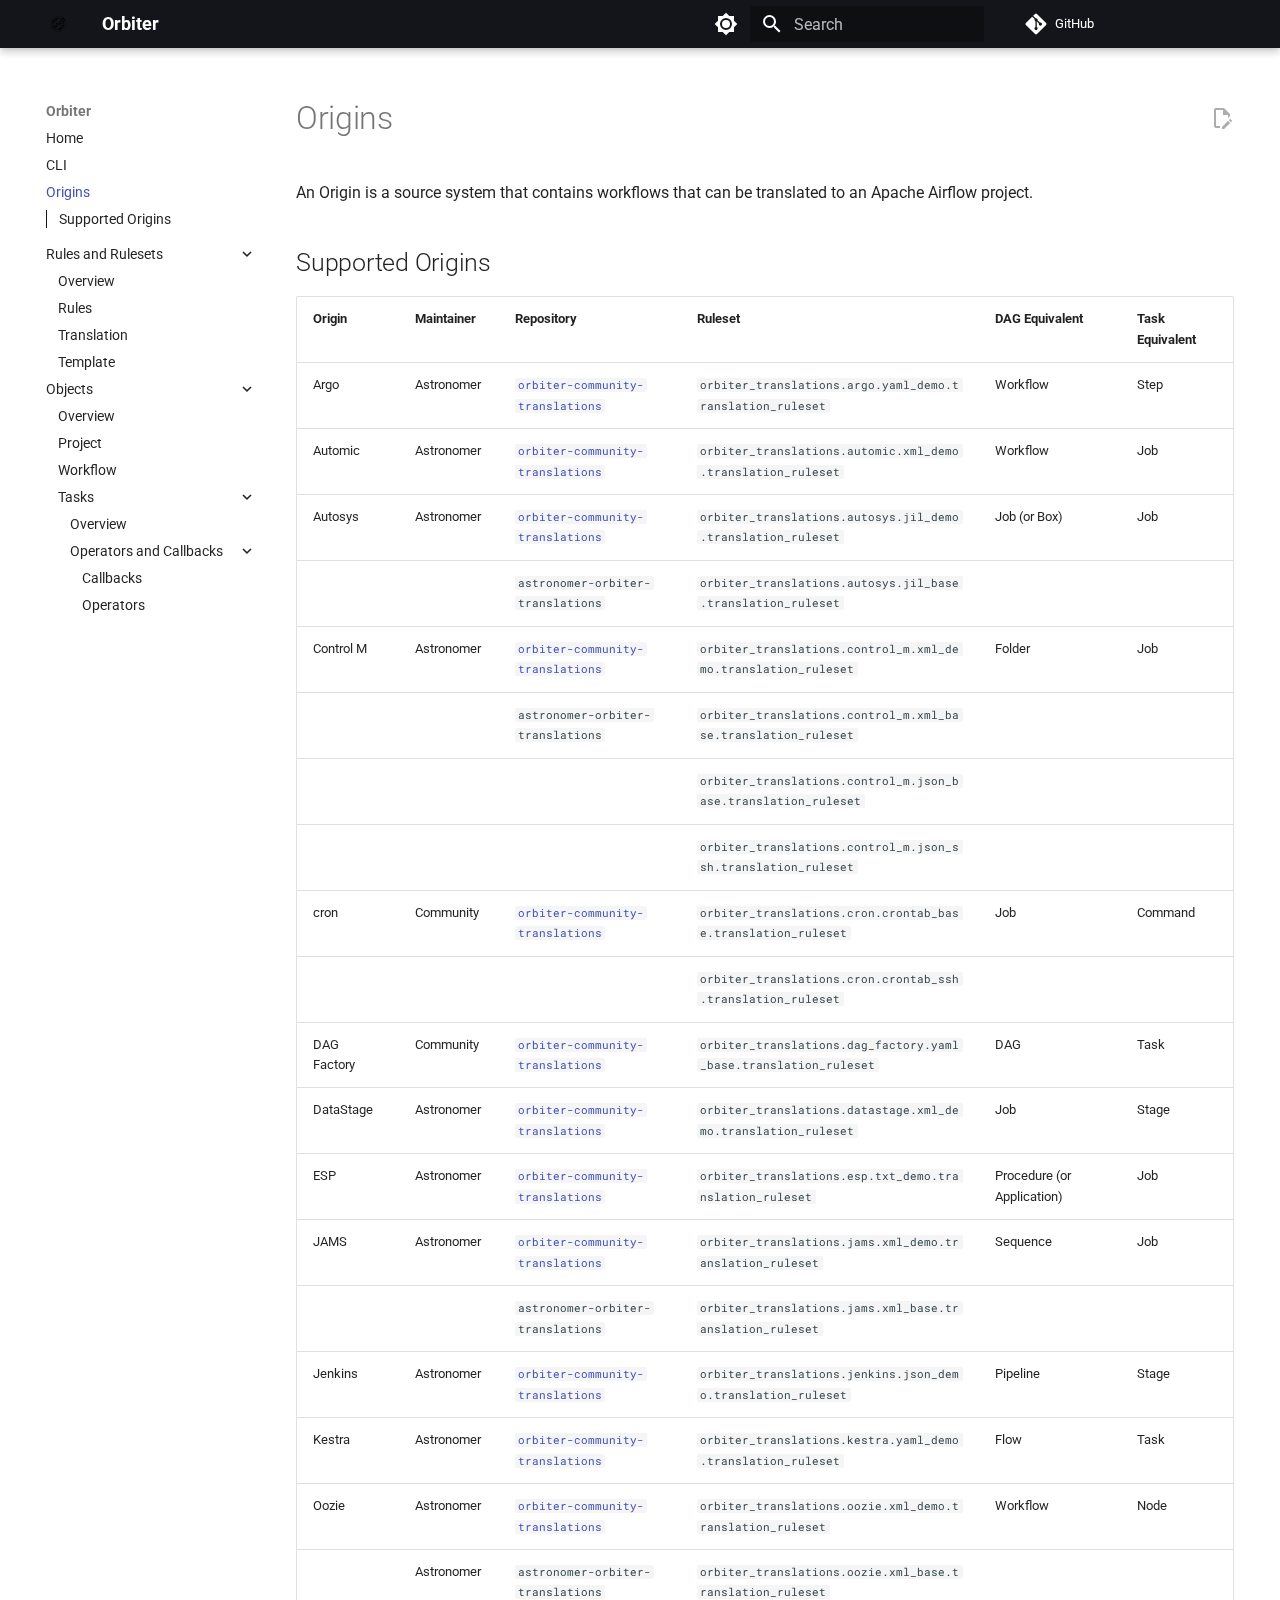
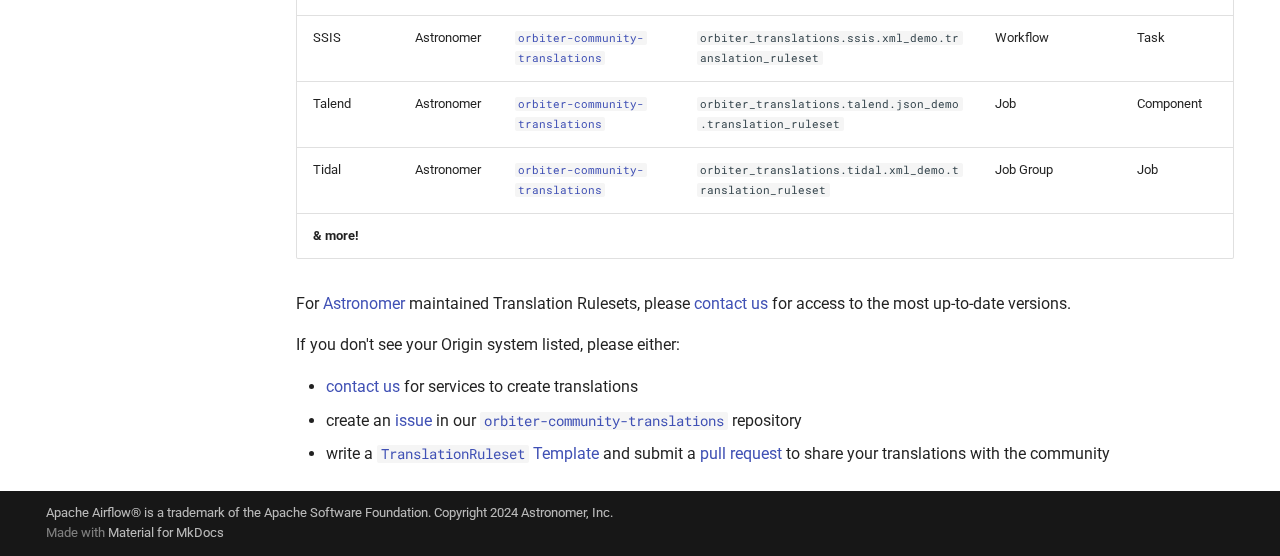
<file: origins/index.html>
<!doctype html>
<html lang="en" class="no-js">
  <head>
    
      <meta charset="utf-8">
      <meta name="viewport" content="width=device-width,initial-scale=1">
      
      
      
        <link rel="canonical" href="https://astronomer.github.io/orbiter/origins/">
      
      
        <link rel="prev" href="../cli/">
      
      
        <link rel="next" href="../Rules_and_Rulesets/">
      
      
      <link rel="icon" href="../orbiter.png">
      <meta name="generator" content="mkdocs-1.6.1, mkdocs-material-9.6.11">
    
    
      
        <title>Origins - Orbiter</title>
      
    
    
      <link rel="stylesheet" href="../assets/stylesheets/main.4af4bdda.min.css">
      
        
        <link rel="stylesheet" href="../assets/stylesheets/palette.06af60db.min.css">
      
      


    
    
      
    
    
      
        
        
        <link rel="preconnect" href="https://fonts.gstatic.com" crossorigin>
        <link rel="stylesheet" href="https://fonts.googleapis.com/css?family=Roboto:300,300i,400,400i,700,700i%7CRoboto+Mono:400,400i,700,700i&display=fallback">
        <style>:root{--md-text-font:"Roboto";--md-code-font:"Roboto Mono"}</style>
      
    
    
      <link rel="stylesheet" href="../assets/_markdown_exec_pyodide.css">
    
      <link rel="stylesheet" href="../assets/_mkdocstrings.css">
    
      <link rel="stylesheet" href="../style.css">
    
    <script>__md_scope=new URL("..",location),__md_hash=e=>[...e].reduce(((e,_)=>(e<<5)-e+_.charCodeAt(0)),0),__md_get=(e,_=localStorage,t=__md_scope)=>JSON.parse(_.getItem(t.pathname+"."+e)),__md_set=(e,_,t=localStorage,a=__md_scope)=>{try{t.setItem(a.pathname+"."+e,JSON.stringify(_))}catch(e){}}</script>
    
      

    
    
    
  </head>
  
  
    
    
      
    
    
    
    
    <body dir="ltr" data-md-color-scheme="default" data-md-color-primary="black" data-md-color-accent="indigo">
  
    
    <input class="md-toggle" data-md-toggle="drawer" type="checkbox" id="__drawer" autocomplete="off">
    <input class="md-toggle" data-md-toggle="search" type="checkbox" id="__search" autocomplete="off">
    <label class="md-overlay" for="__drawer"></label>
    <div data-md-component="skip">
      
        
        <a href="#supported-origins" class="md-skip">
          Skip to content
        </a>
      
    </div>
    <div data-md-component="announce">
      
    </div>
    
    
      

  

<header class="md-header md-header--shadow" data-md-component="header">
  <nav class="md-header__inner md-grid" aria-label="Header">
    <a href=".." title="Orbiter" class="md-header__button md-logo" aria-label="Orbiter" data-md-component="logo">
      
  <img src="../orbiter.svg" alt="logo">

    </a>
    <label class="md-header__button md-icon" for="__drawer">
      
      <svg xmlns="http://www.w3.org/2000/svg" viewBox="0 0 24 24"><path d="M3 6h18v2H3zm0 5h18v2H3zm0 5h18v2H3z"/></svg>
    </label>
    <div class="md-header__title" data-md-component="header-title">
      <div class="md-header__ellipsis">
        <div class="md-header__topic">
          <span class="md-ellipsis">
            Orbiter
          </span>
        </div>
        <div class="md-header__topic" data-md-component="header-topic">
          <span class="md-ellipsis">
            
              Origins
            
          </span>
        </div>
      </div>
    </div>
    
      
        <form class="md-header__option" data-md-component="palette">
  
    
    
    
    <input class="md-option" data-md-color-media="(prefers-color-scheme: light)" data-md-color-scheme="default" data-md-color-primary="black" data-md-color-accent="indigo"  aria-label="Switch to dark mode"  type="radio" name="__palette" id="__palette_0">
    
      <label class="md-header__button md-icon" title="Switch to dark mode" for="__palette_1" hidden>
        <svg xmlns="http://www.w3.org/2000/svg" viewBox="0 0 24 24"><path d="M12 8a4 4 0 0 0-4 4 4 4 0 0 0 4 4 4 4 0 0 0 4-4 4 4 0 0 0-4-4m0 10a6 6 0 0 1-6-6 6 6 0 0 1 6-6 6 6 0 0 1 6 6 6 6 0 0 1-6 6m8-9.31V4h-4.69L12 .69 8.69 4H4v4.69L.69 12 4 15.31V20h4.69L12 23.31 15.31 20H20v-4.69L23.31 12z"/></svg>
      </label>
    
  
    
    
    
    <input class="md-option" data-md-color-media="(prefers-color-scheme: dark)" data-md-color-scheme="slate" data-md-color-primary="black" data-md-color-accent="indigo"  aria-label="Switch to light mode"  type="radio" name="__palette" id="__palette_1">
    
      <label class="md-header__button md-icon" title="Switch to light mode" for="__palette_0" hidden>
        <svg xmlns="http://www.w3.org/2000/svg" viewBox="0 0 24 24"><path d="M12 18c-.89 0-1.74-.2-2.5-.55C11.56 16.5 13 14.42 13 12s-1.44-4.5-3.5-5.45C10.26 6.2 11.11 6 12 6a6 6 0 0 1 6 6 6 6 0 0 1-6 6m8-9.31V4h-4.69L12 .69 8.69 4H4v4.69L.69 12 4 15.31V20h4.69L12 23.31 15.31 20H20v-4.69L23.31 12z"/></svg>
      </label>
    
  
</form>
      
    
    
      <script>var palette=__md_get("__palette");if(palette&&palette.color){if("(prefers-color-scheme)"===palette.color.media){var media=matchMedia("(prefers-color-scheme: light)"),input=document.querySelector(media.matches?"[data-md-color-media='(prefers-color-scheme: light)']":"[data-md-color-media='(prefers-color-scheme: dark)']");palette.color.media=input.getAttribute("data-md-color-media"),palette.color.scheme=input.getAttribute("data-md-color-scheme"),palette.color.primary=input.getAttribute("data-md-color-primary"),palette.color.accent=input.getAttribute("data-md-color-accent")}for(var[key,value]of Object.entries(palette.color))document.body.setAttribute("data-md-color-"+key,value)}</script>
    
    
    
      
      
        <label class="md-header__button md-icon" for="__search">
          
          <svg xmlns="http://www.w3.org/2000/svg" viewBox="0 0 24 24"><path d="M9.5 3A6.5 6.5 0 0 1 16 9.5c0 1.61-.59 3.09-1.56 4.23l.27.27h.79l5 5-1.5 1.5-5-5v-.79l-.27-.27A6.52 6.52 0 0 1 9.5 16 6.5 6.5 0 0 1 3 9.5 6.5 6.5 0 0 1 9.5 3m0 2C7 5 5 7 5 9.5S7 14 9.5 14 14 12 14 9.5 12 5 9.5 5"/></svg>
        </label>
        <div class="md-search" data-md-component="search" role="dialog">
  <label class="md-search__overlay" for="__search"></label>
  <div class="md-search__inner" role="search">
    <form class="md-search__form" name="search">
      <input type="text" class="md-search__input" name="query" aria-label="Search" placeholder="Search" autocapitalize="off" autocorrect="off" autocomplete="off" spellcheck="false" data-md-component="search-query" required>
      <label class="md-search__icon md-icon" for="__search">
        
        <svg xmlns="http://www.w3.org/2000/svg" viewBox="0 0 24 24"><path d="M9.5 3A6.5 6.5 0 0 1 16 9.5c0 1.61-.59 3.09-1.56 4.23l.27.27h.79l5 5-1.5 1.5-5-5v-.79l-.27-.27A6.52 6.52 0 0 1 9.5 16 6.5 6.5 0 0 1 3 9.5 6.5 6.5 0 0 1 9.5 3m0 2C7 5 5 7 5 9.5S7 14 9.5 14 14 12 14 9.5 12 5 9.5 5"/></svg>
        
        <svg xmlns="http://www.w3.org/2000/svg" viewBox="0 0 24 24"><path d="M20 11v2H8l5.5 5.5-1.42 1.42L4.16 12l7.92-7.92L13.5 5.5 8 11z"/></svg>
      </label>
      <nav class="md-search__options" aria-label="Search">
        
          <a href="javascript:void(0)" class="md-search__icon md-icon" title="Share" aria-label="Share" data-clipboard data-clipboard-text="" data-md-component="search-share" tabindex="-1">
            
            <svg xmlns="http://www.w3.org/2000/svg" viewBox="0 0 24 24"><path d="M18 16.08c-.76 0-1.44.3-1.96.77L8.91 12.7c.05-.23.09-.46.09-.7s-.04-.47-.09-.7l7.05-4.11c.54.5 1.25.81 2.04.81a3 3 0 0 0 3-3 3 3 0 0 0-3-3 3 3 0 0 0-3 3c0 .24.04.47.09.7L8.04 9.81C7.5 9.31 6.79 9 6 9a3 3 0 0 0-3 3 3 3 0 0 0 3 3c.79 0 1.5-.31 2.04-.81l7.12 4.15c-.05.21-.08.43-.08.66 0 1.61 1.31 2.91 2.92 2.91s2.92-1.3 2.92-2.91A2.92 2.92 0 0 0 18 16.08"/></svg>
          </a>
        
        <button type="reset" class="md-search__icon md-icon" title="Clear" aria-label="Clear" tabindex="-1">
          
          <svg xmlns="http://www.w3.org/2000/svg" viewBox="0 0 24 24"><path d="M19 6.41 17.59 5 12 10.59 6.41 5 5 6.41 10.59 12 5 17.59 6.41 19 12 13.41 17.59 19 19 17.59 13.41 12z"/></svg>
        </button>
      </nav>
      
        <div class="md-search__suggest" data-md-component="search-suggest"></div>
      
    </form>
    <div class="md-search__output">
      <div class="md-search__scrollwrap" tabindex="0" data-md-scrollfix>
        <div class="md-search-result" data-md-component="search-result">
          <div class="md-search-result__meta">
            Initializing search
          </div>
          <ol class="md-search-result__list" role="presentation"></ol>
        </div>
      </div>
    </div>
  </div>
</div>
      
    
    
      <div class="md-header__source">
        <a href="https://github.com/astronomer/orbiter" title="Go to repository" class="md-source" data-md-component="source">
  <div class="md-source__icon md-icon">
    
    <svg xmlns="http://www.w3.org/2000/svg" viewBox="0 0 448 512"><!--! Font Awesome Free 6.7.2 by @fontawesome - https://fontawesome.com License - https://fontawesome.com/license/free (Icons: CC BY 4.0, Fonts: SIL OFL 1.1, Code: MIT License) Copyright 2024 Fonticons, Inc.--><path d="M439.55 236.05 244 40.45a28.87 28.87 0 0 0-40.81 0l-40.66 40.63 51.52 51.52c27.06-9.14 52.68 16.77 43.39 43.68l49.66 49.66c34.23-11.8 61.18 31 35.47 56.69-26.49 26.49-70.21-2.87-56-37.34L240.22 199v121.85c25.3 12.54 22.26 41.85 9.08 55a34.34 34.34 0 0 1-48.55 0c-17.57-17.6-11.07-46.91 11.25-56v-123c-20.8-8.51-24.6-30.74-18.64-45L142.57 101 8.45 235.14a28.86 28.86 0 0 0 0 40.81l195.61 195.6a28.86 28.86 0 0 0 40.8 0l194.69-194.69a28.86 28.86 0 0 0 0-40.81"/></svg>
  </div>
  <div class="md-source__repository">
    GitHub
  </div>
</a>
      </div>
    
  </nav>
  
</header>
    
    <div class="md-container" data-md-component="container">
      
      
        
          
        
      
      <main class="md-main" data-md-component="main">
        <div class="md-main__inner md-grid">
          
            
              
              <div class="md-sidebar md-sidebar--primary" data-md-component="sidebar" data-md-type="navigation" >
                <div class="md-sidebar__scrollwrap">
                  <div class="md-sidebar__inner">
                    



  

<nav class="md-nav md-nav--primary md-nav--integrated" aria-label="Navigation" data-md-level="0">
  <label class="md-nav__title" for="__drawer">
    <a href=".." title="Orbiter" class="md-nav__button md-logo" aria-label="Orbiter" data-md-component="logo">
      
  <img src="../orbiter.svg" alt="logo">

    </a>
    Orbiter
  </label>
  
    <div class="md-nav__source">
      <a href="https://github.com/astronomer/orbiter" title="Go to repository" class="md-source" data-md-component="source">
  <div class="md-source__icon md-icon">
    
    <svg xmlns="http://www.w3.org/2000/svg" viewBox="0 0 448 512"><!--! Font Awesome Free 6.7.2 by @fontawesome - https://fontawesome.com License - https://fontawesome.com/license/free (Icons: CC BY 4.0, Fonts: SIL OFL 1.1, Code: MIT License) Copyright 2024 Fonticons, Inc.--><path d="M439.55 236.05 244 40.45a28.87 28.87 0 0 0-40.81 0l-40.66 40.63 51.52 51.52c27.06-9.14 52.68 16.77 43.39 43.68l49.66 49.66c34.23-11.8 61.18 31 35.47 56.69-26.49 26.49-70.21-2.87-56-37.34L240.22 199v121.85c25.3 12.54 22.26 41.85 9.08 55a34.34 34.34 0 0 1-48.55 0c-17.57-17.6-11.07-46.91 11.25-56v-123c-20.8-8.51-24.6-30.74-18.64-45L142.57 101 8.45 235.14a28.86 28.86 0 0 0 0 40.81l195.61 195.6a28.86 28.86 0 0 0 40.8 0l194.69-194.69a28.86 28.86 0 0 0 0-40.81"/></svg>
  </div>
  <div class="md-source__repository">
    GitHub
  </div>
</a>
    </div>
  
  <ul class="md-nav__list" data-md-scrollfix>
    
      
      
  
  
  
  
    <li class="md-nav__item">
      <a href=".." class="md-nav__link">
        
  
  
  <span class="md-ellipsis">
    Home
    
  </span>
  

      </a>
    </li>
  

    
      
      
  
  
  
  
    <li class="md-nav__item">
      <a href="../cli/" class="md-nav__link">
        
  
  
  <span class="md-ellipsis">
    CLI
    
  </span>
  

      </a>
    </li>
  

    
      
      
  
  
    
  
  
  
    <li class="md-nav__item md-nav__item--active">
      
      <input class="md-nav__toggle md-toggle" type="checkbox" id="__toc">
      
      
      
        <label class="md-nav__link md-nav__link--active" for="__toc">
          
  
  
  <span class="md-ellipsis">
    Origins
    
  </span>
  

          <span class="md-nav__icon md-icon"></span>
        </label>
      
      <a href="./" class="md-nav__link md-nav__link--active">
        
  
  
  <span class="md-ellipsis">
    Origins
    
  </span>
  

      </a>
      
        

<nav class="md-nav md-nav--secondary" aria-label="Table of contents">
  
  
  
  
    <label class="md-nav__title" for="__toc">
      <span class="md-nav__icon md-icon"></span>
      Table of contents
    </label>
    <ul class="md-nav__list" data-md-component="toc" data-md-scrollfix>
      
        <li class="md-nav__item">
  <a href="#supported-origins" class="md-nav__link">
    <span class="md-ellipsis">
      Supported Origins
    </span>
  </a>
  
</li>
      
    </ul>
  
</nav>
      
    </li>
  

    
      
      
  
  
  
  
    
    
    
    
    
    <li class="md-nav__item md-nav__item--nested">
      
        
        
          
        
        <input class="md-nav__toggle md-toggle md-toggle--indeterminate" type="checkbox" id="__nav_4" >
        
          
          <label class="md-nav__link" for="__nav_4" id="__nav_4_label" tabindex="0">
            
  
  
  <span class="md-ellipsis">
    Rules and Rulesets
    
  </span>
  

            <span class="md-nav__icon md-icon"></span>
          </label>
        
        <nav class="md-nav" data-md-level="1" aria-labelledby="__nav_4_label" aria-expanded="false">
          <label class="md-nav__title" for="__nav_4">
            <span class="md-nav__icon md-icon"></span>
            Rules and Rulesets
          </label>
          <ul class="md-nav__list" data-md-scrollfix>
            
              
                
  
  
  
  
    <li class="md-nav__item">
      <a href="../Rules_and_Rulesets/" class="md-nav__link">
        
  
  
  <span class="md-ellipsis">
    Overview
    
  </span>
  

      </a>
    </li>
  

              
            
              
                
  
  
  
  
    <li class="md-nav__item">
      <a href="../Rules_and_Rulesets/rules/" class="md-nav__link">
        
  
  
  <span class="md-ellipsis">
    Rules
    
  </span>
  

      </a>
    </li>
  

              
            
              
                
  
  
  
  
    <li class="md-nav__item">
      <a href="../Rules_and_Rulesets/rulesets/" class="md-nav__link">
        
  
  
  <span class="md-ellipsis">
    Translation
    
  </span>
  

      </a>
    </li>
  

              
            
              
                
  
  
  
  
    <li class="md-nav__item">
      <a href="../Rules_and_Rulesets/template/" class="md-nav__link">
        
  
  
  <span class="md-ellipsis">
    Template
    
  </span>
  

      </a>
    </li>
  

              
            
          </ul>
        </nav>
      
    </li>
  

    
      
      
  
  
  
  
    
    
    
    
    
    <li class="md-nav__item md-nav__item--nested">
      
        
        
          
        
        <input class="md-nav__toggle md-toggle md-toggle--indeterminate" type="checkbox" id="__nav_5" >
        
          
          <label class="md-nav__link" for="__nav_5" id="__nav_5_label" tabindex="0">
            
  
  
  <span class="md-ellipsis">
    Objects
    
  </span>
  

            <span class="md-nav__icon md-icon"></span>
          </label>
        
        <nav class="md-nav" data-md-level="1" aria-labelledby="__nav_5_label" aria-expanded="false">
          <label class="md-nav__title" for="__nav_5">
            <span class="md-nav__icon md-icon"></span>
            Objects
          </label>
          <ul class="md-nav__list" data-md-scrollfix>
            
              
                
  
  
  
  
    <li class="md-nav__item">
      <a href="../objects/" class="md-nav__link">
        
  
  
  <span class="md-ellipsis">
    Overview
    
  </span>
  

      </a>
    </li>
  

              
            
              
                
  
  
  
  
    <li class="md-nav__item">
      <a href="../objects/project/" class="md-nav__link">
        
  
  
  <span class="md-ellipsis">
    Project
    
  </span>
  

      </a>
    </li>
  

              
            
              
                
  
  
  
  
    <li class="md-nav__item">
      <a href="../objects/workflow/" class="md-nav__link">
        
  
  
  <span class="md-ellipsis">
    Workflow
    
  </span>
  

      </a>
    </li>
  

              
            
              
                
  
  
  
  
    
    
    
    
    
    <li class="md-nav__item md-nav__item--nested">
      
        
        
          
        
        <input class="md-nav__toggle md-toggle md-toggle--indeterminate" type="checkbox" id="__nav_5_4" >
        
          
          <label class="md-nav__link" for="__nav_5_4" id="__nav_5_4_label" tabindex="0">
            
  
  
  <span class="md-ellipsis">
    Tasks
    
  </span>
  

            <span class="md-nav__icon md-icon"></span>
          </label>
        
        <nav class="md-nav" data-md-level="2" aria-labelledby="__nav_5_4_label" aria-expanded="false">
          <label class="md-nav__title" for="__nav_5_4">
            <span class="md-nav__icon md-icon"></span>
            Tasks
          </label>
          <ul class="md-nav__list" data-md-scrollfix>
            
              
                
  
  
  
  
    <li class="md-nav__item">
      <a href="../objects/Tasks/" class="md-nav__link">
        
  
  
  <span class="md-ellipsis">
    Overview
    
  </span>
  

      </a>
    </li>
  

              
            
              
                
  
  
  
  
    
    
    
    
    
    <li class="md-nav__item md-nav__item--nested">
      
        
        
          
        
        <input class="md-nav__toggle md-toggle md-toggle--indeterminate" type="checkbox" id="__nav_5_4_2" >
        
          
          <label class="md-nav__link" for="__nav_5_4_2" id="__nav_5_4_2_label" tabindex="0">
            
  
  
  <span class="md-ellipsis">
    Operators and Callbacks
    
  </span>
  

            <span class="md-nav__icon md-icon"></span>
          </label>
        
        <nav class="md-nav" data-md-level="3" aria-labelledby="__nav_5_4_2_label" aria-expanded="false">
          <label class="md-nav__title" for="__nav_5_4_2">
            <span class="md-nav__icon md-icon"></span>
            Operators and Callbacks
          </label>
          <ul class="md-nav__list" data-md-scrollfix>
            
              
                
  
  
  
  
    <li class="md-nav__item">
      <a href="../objects/Tasks/Operators_and_Callbacks/callbacks/" class="md-nav__link">
        
  
  
  <span class="md-ellipsis">
    Callbacks
    
  </span>
  

      </a>
    </li>
  

              
            
              
                
  
  
  
  
    <li class="md-nav__item">
      <a href="../objects/Tasks/Operators_and_Callbacks/operators/" class="md-nav__link">
        
  
  
  <span class="md-ellipsis">
    Operators
    
  </span>
  

      </a>
    </li>
  

              
            
          </ul>
        </nav>
      
    </li>
  

              
            
          </ul>
        </nav>
      
    </li>
  

              
            
          </ul>
        </nav>
      
    </li>
  

    
  </ul>
</nav>
                  </div>
                </div>
              </div>
            
            
          
          
            <div class="md-content" data-md-component="content">
              <article class="md-content__inner md-typeset">
                
                  


  
    <a href="https://github.com/astronomer/orbiter/edit/main/docs/origins.md" title="Edit this page" class="md-content__button md-icon">
      
      <svg xmlns="http://www.w3.org/2000/svg" viewBox="0 0 24 24"><path d="M10 20H6V4h7v5h5v3.1l2-2V8l-6-6H6c-1.1 0-2 .9-2 2v16c0 1.1.9 2 2 2h4zm10.2-7c.1 0 .3.1.4.2l1.3 1.3c.2.2.2.6 0 .8l-1 1-2.1-2.1 1-1c.1-.1.2-.2.4-.2m0 3.9L14.1 23H12v-2.1l6.1-6.1z"/></svg>
    </a>
  
  


  <h1>Origins</h1>

<p>An Origin is a source system that contains workflows that can be translated to an Apache Airflow project.</p>
<h2 id="supported-origins">Supported Origins<a class="headerlink" href="#supported-origins" title="Permanent link">&para;</a></h2>
<table>
<thead>
<tr>
<th style="text-align: left;">Origin</th>
<th style="text-align: left;">Maintainer</th>
<th style="text-align: left;">Repository</th>
<th style="text-align: left;">Ruleset</th>
<th style="text-align: left;">DAG Equivalent</th>
<th style="text-align: left;">Task Equivalent</th>
</tr>
</thead>
<tbody>
<tr>
<td style="text-align: left;">Argo</td>
<td style="text-align: left;">Astronomer</td>
<td style="text-align: left;"><a href="https://github.com/astronomer/orbiter-community-translations"><code>orbiter-community-translations</code></a></td>
<td style="text-align: left;"><code>orbiter_translations.argo.yaml_demo.translation_ruleset</code></td>
<td style="text-align: left;">Workflow</td>
<td style="text-align: left;">Step</td>
</tr>
<tr>
<td style="text-align: left;">Automic</td>
<td style="text-align: left;">Astronomer</td>
<td style="text-align: left;"><a href="https://github.com/astronomer/orbiter-community-translations"><code>orbiter-community-translations</code></a></td>
<td style="text-align: left;"><code>orbiter_translations.automic.xml_demo.translation_ruleset</code></td>
<td style="text-align: left;">Workflow</td>
<td style="text-align: left;">Job</td>
</tr>
<tr>
<td style="text-align: left;">Autosys</td>
<td style="text-align: left;">Astronomer</td>
<td style="text-align: left;"><a href="https://github.com/astronomer/orbiter-community-translations"><code>orbiter-community-translations</code></a></td>
<td style="text-align: left;"><code>orbiter_translations.autosys.jil_demo.translation_ruleset</code></td>
<td style="text-align: left;">Job (or Box)</td>
<td style="text-align: left;">Job⠀</td>
</tr>
<tr>
<td style="text-align: left;">⠀</td>
<td style="text-align: left;">⠀</td>
<td style="text-align: left;"><code>astronomer-orbiter-translations</code></td>
<td style="text-align: left;"><code>orbiter_translations.autosys.jil_base.translation_ruleset</code></td>
<td style="text-align: left;">⠀</td>
<td style="text-align: left;">⠀</td>
</tr>
<tr>
<td style="text-align: left;">Control M</td>
<td style="text-align: left;">Astronomer</td>
<td style="text-align: left;"><a href="https://github.com/astronomer/orbiter-community-translations"><code>orbiter-community-translations</code></a></td>
<td style="text-align: left;"><code>orbiter_translations.control_m.xml_demo.translation_ruleset</code></td>
<td style="text-align: left;">Folder</td>
<td style="text-align: left;">Job</td>
</tr>
<tr>
<td style="text-align: left;">⠀</td>
<td style="text-align: left;">⠀</td>
<td style="text-align: left;"><code>astronomer-orbiter-translations</code></td>
<td style="text-align: left;"><code>orbiter_translations.control_m.xml_base.translation_ruleset</code></td>
<td style="text-align: left;">⠀</td>
<td style="text-align: left;">⠀</td>
</tr>
<tr>
<td style="text-align: left;">⠀</td>
<td style="text-align: left;">⠀</td>
<td style="text-align: left;">⠀</td>
<td style="text-align: left;"><code>orbiter_translations.control_m.json_base.translation_ruleset</code></td>
<td style="text-align: left;">⠀</td>
<td style="text-align: left;">⠀</td>
</tr>
<tr>
<td style="text-align: left;">⠀</td>
<td style="text-align: left;">⠀</td>
<td style="text-align: left;">⠀</td>
<td style="text-align: left;"><code>orbiter_translations.control_m.json_ssh.translation_ruleset</code></td>
<td style="text-align: left;">⠀</td>
<td style="text-align: left;">⠀</td>
</tr>
<tr>
<td style="text-align: left;">cron</td>
<td style="text-align: left;">Community</td>
<td style="text-align: left;"><a href="https://github.com/astronomer/orbiter-community-translations"><code>orbiter-community-translations</code></a></td>
<td style="text-align: left;"><code>orbiter_translations.cron.crontab_base.translation_ruleset</code></td>
<td style="text-align: left;">Job</td>
<td style="text-align: left;">Command</td>
</tr>
<tr>
<td style="text-align: left;">⠀</td>
<td style="text-align: left;">⠀</td>
<td style="text-align: left;">⠀</td>
<td style="text-align: left;"><code>orbiter_translations.cron.crontab_ssh.translation_ruleset</code></td>
<td style="text-align: left;">⠀</td>
<td style="text-align: left;">⠀</td>
</tr>
<tr>
<td style="text-align: left;">DAG Factory</td>
<td style="text-align: left;">Community</td>
<td style="text-align: left;"><a href="https://github.com/astronomer/orbiter-community-translations"><code>orbiter-community-translations</code></a></td>
<td style="text-align: left;"><code>orbiter_translations.dag_factory.yaml_base.translation_ruleset</code></td>
<td style="text-align: left;">DAG</td>
<td style="text-align: left;">Task</td>
</tr>
<tr>
<td style="text-align: left;">DataStage</td>
<td style="text-align: left;">Astronomer</td>
<td style="text-align: left;"><a href="https://github.com/astronomer/orbiter-community-translations"><code>orbiter-community-translations</code></a></td>
<td style="text-align: left;"><code>orbiter_translations.datastage.xml_demo.translation_ruleset</code></td>
<td style="text-align: left;">Job</td>
<td style="text-align: left;">Stage</td>
</tr>
<tr>
<td style="text-align: left;">ESP</td>
<td style="text-align: left;">Astronomer</td>
<td style="text-align: left;"><a href="https://github.com/astronomer/orbiter-community-translations"><code>orbiter-community-translations</code></a></td>
<td style="text-align: left;"><code>orbiter_translations.esp.txt_demo.translation_ruleset</code></td>
<td style="text-align: left;">Procedure (or Application)</td>
<td style="text-align: left;">Job</td>
</tr>
<tr>
<td style="text-align: left;">JAMS</td>
<td style="text-align: left;">Astronomer</td>
<td style="text-align: left;"><a href="https://github.com/astronomer/orbiter-community-translations"><code>orbiter-community-translations</code></a></td>
<td style="text-align: left;"><code>orbiter_translations.jams.xml_demo.translation_ruleset</code></td>
<td style="text-align: left;">Sequence</td>
<td style="text-align: left;">Job</td>
</tr>
<tr>
<td style="text-align: left;">⠀</td>
<td style="text-align: left;">⠀</td>
<td style="text-align: left;"><code>astronomer-orbiter-translations</code></td>
<td style="text-align: left;"><code>orbiter_translations.jams.xml_base.translation_ruleset</code></td>
<td style="text-align: left;">⠀</td>
<td style="text-align: left;">⠀</td>
</tr>
<tr>
<td style="text-align: left;">Jenkins</td>
<td style="text-align: left;">Astronomer</td>
<td style="text-align: left;"><a href="https://github.com/astronomer/orbiter-community-translations"><code>orbiter-community-translations</code></a></td>
<td style="text-align: left;"><code>orbiter_translations.jenkins.json_demo.translation_ruleset</code></td>
<td style="text-align: left;">Pipeline</td>
<td style="text-align: left;">Stage</td>
</tr>
<tr>
<td style="text-align: left;">Kestra</td>
<td style="text-align: left;">Astronomer</td>
<td style="text-align: left;"><a href="https://github.com/astronomer/orbiter-community-translations"><code>orbiter-community-translations</code></a></td>
<td style="text-align: left;"><code>orbiter_translations.kestra.yaml_demo.translation_ruleset</code></td>
<td style="text-align: left;">Flow</td>
<td style="text-align: left;">Task</td>
</tr>
<tr>
<td style="text-align: left;">Oozie</td>
<td style="text-align: left;">Astronomer</td>
<td style="text-align: left;"><a href="https://github.com/astronomer/orbiter-community-translations"><code>orbiter-community-translations</code></a></td>
<td style="text-align: left;"><code>orbiter_translations.oozie.xml_demo.translation_ruleset</code></td>
<td style="text-align: left;">Workflow</td>
<td style="text-align: left;">Node</td>
</tr>
<tr>
<td style="text-align: left;">⠀</td>
<td style="text-align: left;">Astronomer</td>
<td style="text-align: left;"><code>astronomer-orbiter-translations</code></td>
<td style="text-align: left;"><code>orbiter_translations.oozie.xml_base.translation_ruleset</code></td>
<td style="text-align: left;">⠀</td>
<td style="text-align: left;">⠀</td>
</tr>
<tr>
<td style="text-align: left;">SSIS</td>
<td style="text-align: left;">Astronomer</td>
<td style="text-align: left;"><a href="https://github.com/astronomer/orbiter-community-translations"><code>orbiter-community-translations</code></a></td>
<td style="text-align: left;"><code>orbiter_translations.ssis.xml_demo.translation_ruleset</code></td>
<td style="text-align: left;">Workflow</td>
<td style="text-align: left;">Task</td>
</tr>
<tr>
<td style="text-align: left;">Talend</td>
<td style="text-align: left;">Astronomer</td>
<td style="text-align: left;"><a href="https://github.com/astronomer/orbiter-community-translations"><code>orbiter-community-translations</code></a></td>
<td style="text-align: left;"><code>orbiter_translations.talend.json_demo.translation_ruleset</code></td>
<td style="text-align: left;">Job</td>
<td style="text-align: left;">Component</td>
</tr>
<tr>
<td style="text-align: left;">Tidal</td>
<td style="text-align: left;">Astronomer</td>
<td style="text-align: left;"><a href="https://github.com/astronomer/orbiter-community-translations"><code>orbiter-community-translations</code></a></td>
<td style="text-align: left;"><code>orbiter_translations.tidal.xml_demo.translation_ruleset</code></td>
<td style="text-align: left;">Job Group</td>
<td style="text-align: left;">Job</td>
</tr>
<tr>
<td style="text-align: left;"><strong>&amp; more!</strong></td>
<td style="text-align: left;">⠀</td>
<td style="text-align: left;">⠀</td>
<td style="text-align: left;">⠀</td>
<td style="text-align: left;">⠀</td>
<td style="text-align: left;">⠀</td>
</tr>
</tbody>
</table>
<p>For <a href="https://www.astronomer.io">Astronomer</a> maintained Translation Rulesets,
please <a href="https://www.astronomer.io/contact/">contact us</a> for access to the most up-to-date versions.</p>
<p>If you don't see your Origin system listed, please either:</p>
<ul>
<li><a href="https://www.astronomer.io/contact/">contact us</a> for services to create translations</li>
<li>create an <a href="https://github.com/astronomer/orbiter-community-translations/issues/new/">issue</a> in our <a href="https://github.com/astronomer/orbiter-community-translations"><code>orbiter-community-translations</code></a> repository</li>
<li>write a <a href="../Rules_and_Rulesets/template/"><code>TranslationRuleset</code> Template</a> and submit a <a href="https://github.com/astronomer/orbiter-community-translations/pulls/">pull request</a> to share your translations with the community</li>
</ul>












                
              </article>
            </div>
          
          
  <script>var tabs=__md_get("__tabs");if(Array.isArray(tabs))e:for(var set of document.querySelectorAll(".tabbed-set")){var labels=set.querySelector(".tabbed-labels");for(var tab of tabs)for(var label of labels.getElementsByTagName("label"))if(label.innerText.trim()===tab){var input=document.getElementById(label.htmlFor);input.checked=!0;continue e}}</script>

<script>var target=document.getElementById(location.hash.slice(1));target&&target.name&&(target.checked=target.name.startsWith("__tabbed_"))</script>
        </div>
        
      </main>
      
        <footer class="md-footer">
  
  <div class="md-footer-meta md-typeset">
    <div class="md-footer-meta__inner md-grid">
      <div class="md-copyright">
  
    <div class="md-copyright__highlight">
      Apache Airflow® is a trademark of the Apache Software Foundation. Copyright 2024 Astronomer, Inc.
    </div>
  
  
    Made with
    <a href="https://squidfunk.github.io/mkdocs-material/" target="_blank" rel="noopener">
      Material for MkDocs
    </a>
  
</div>
      
    </div>
  </div>
</footer>
      
    </div>
    <div class="md-dialog" data-md-component="dialog">
      <div class="md-dialog__inner md-typeset"></div>
    </div>
    
      <div class="md-progress" data-md-component="progress" role="progressbar"></div>
    
    
    
      
      <script id="__config" type="application/json">{"base": "..", "features": ["navigation.path", "navigation.instant", "navigation.instant.progress", "navigation.tracking", "navigation.expand", "toc.follow", "toc.integrate", "content.tabs.link", "content.action.edit", "content.code.copy", "content.code.annotate", "search.share", "search.highlight", "search.suggest"], "search": "../assets/javascripts/workers/search.f8cc74c7.min.js", "tags": null, "translations": {"clipboard.copied": "Copied to clipboard", "clipboard.copy": "Copy to clipboard", "search.result.more.one": "1 more on this page", "search.result.more.other": "# more on this page", "search.result.none": "No matching documents", "search.result.one": "1 matching document", "search.result.other": "# matching documents", "search.result.placeholder": "Type to start searching", "search.result.term.missing": "Missing", "select.version": "Select version"}, "version": null}</script>
    
    
      <script src="../assets/javascripts/bundle.c8b220af.min.js"></script>
      
        <script src="../assets/_markdown_exec_pyodide.js"></script>
      
    
  </body>
</html>
</file>
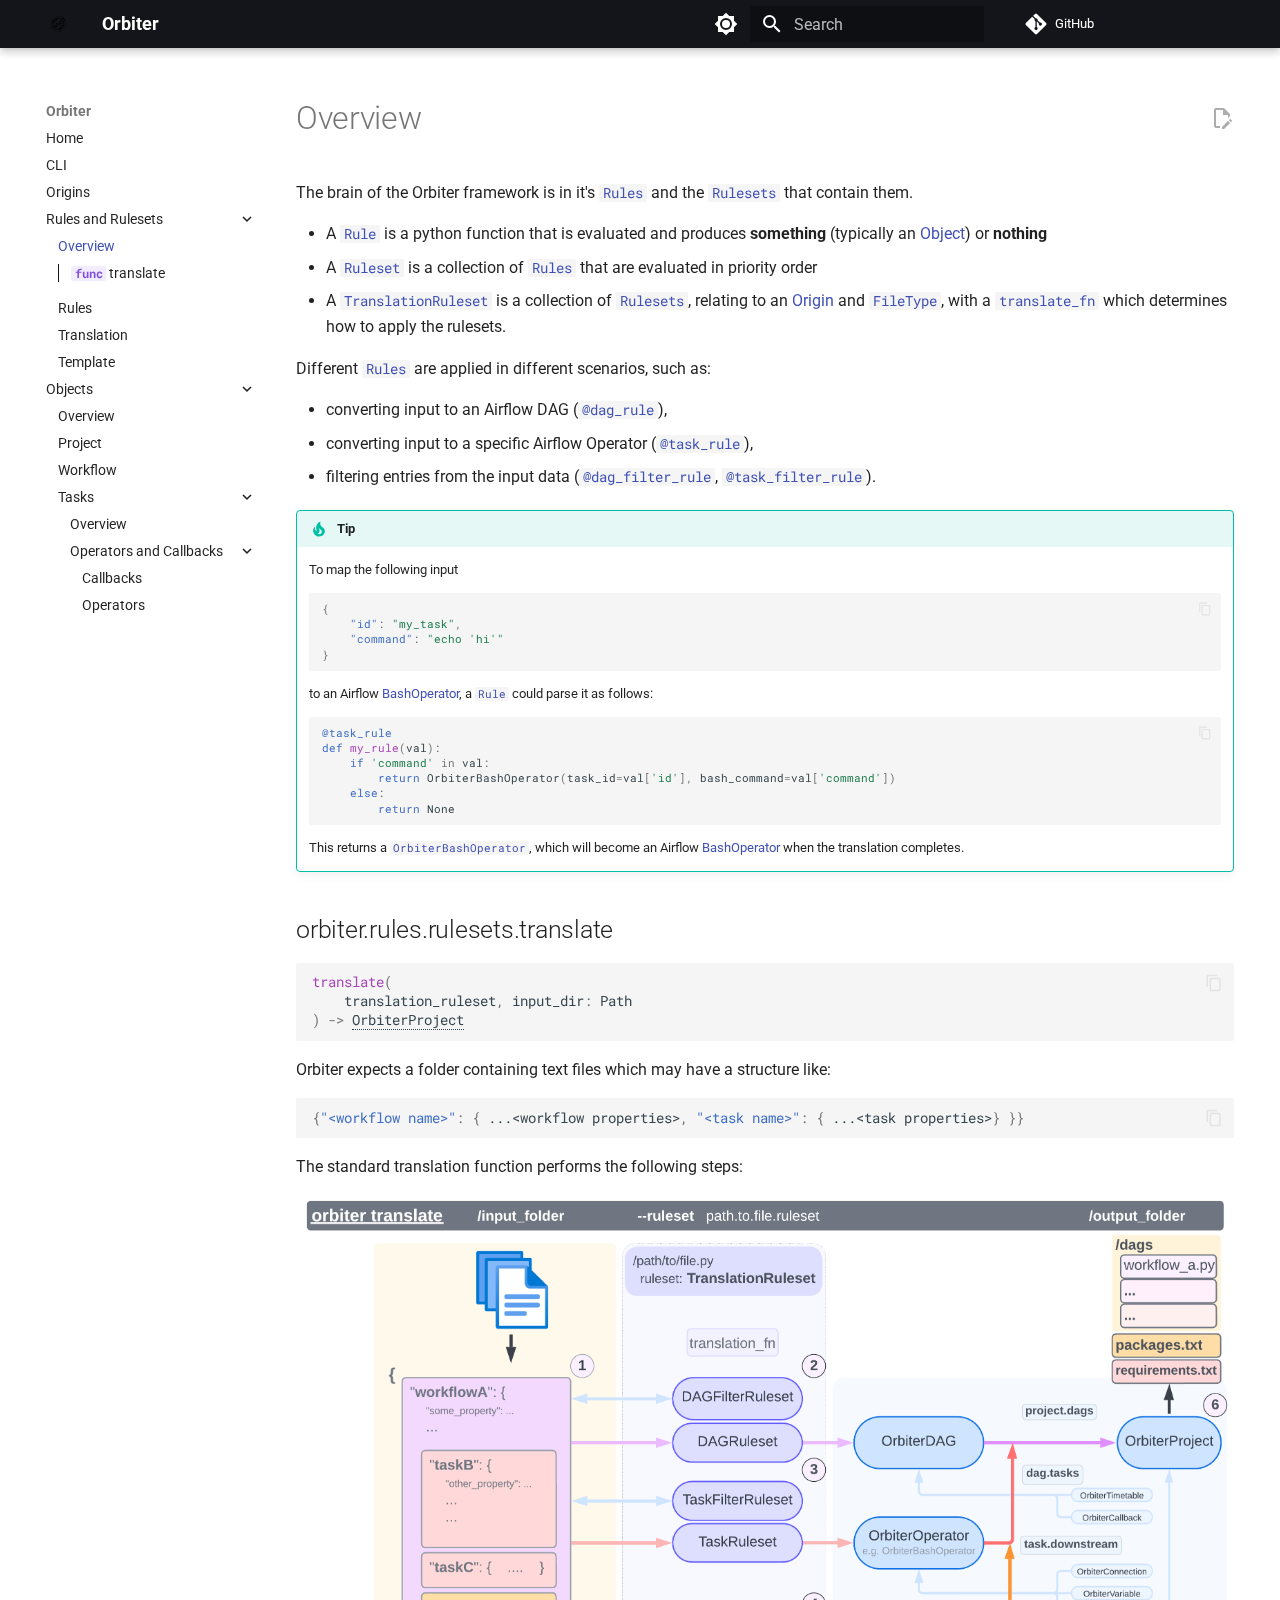
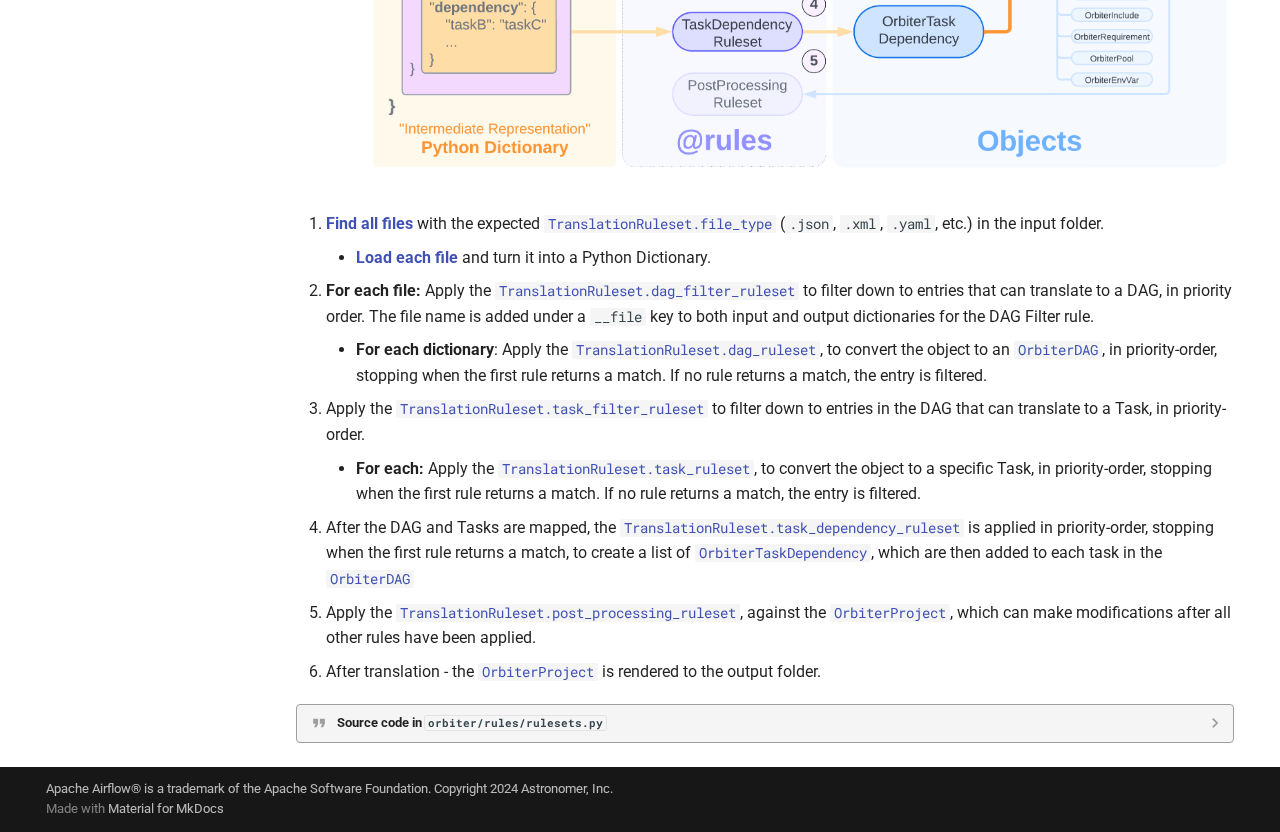
<file: Rules_and_Rulesets/index.html>
<!doctype html>
<html lang="en" class="no-js">
  <head>
    
      <meta charset="utf-8">
      <meta name="viewport" content="width=device-width,initial-scale=1">
      
      
      
        <link rel="canonical" href="https://astronomer.github.io/orbiter/Rules_and_Rulesets/">
      
      
        <link rel="prev" href="../origins/">
      
      
        <link rel="next" href="rules/">
      
      
      <link rel="icon" href="../orbiter.png">
      <meta name="generator" content="mkdocs-1.6.1, mkdocs-material-9.6.11">
    
    
      
        <title>Overview - Orbiter</title>
      
    
    
      <link rel="stylesheet" href="../assets/stylesheets/main.4af4bdda.min.css">
      
        
        <link rel="stylesheet" href="../assets/stylesheets/palette.06af60db.min.css">
      
      


    
    
      
    
    
      
        
        
        <link rel="preconnect" href="https://fonts.gstatic.com" crossorigin>
        <link rel="stylesheet" href="https://fonts.googleapis.com/css?family=Roboto:300,300i,400,400i,700,700i%7CRoboto+Mono:400,400i,700,700i&display=fallback">
        <style>:root{--md-text-font:"Roboto";--md-code-font:"Roboto Mono"}</style>
      
    
    
      <link rel="stylesheet" href="../assets/_markdown_exec_pyodide.css">
    
      <link rel="stylesheet" href="../assets/_mkdocstrings.css">
    
      <link rel="stylesheet" href="../style.css">
    
    <script>__md_scope=new URL("..",location),__md_hash=e=>[...e].reduce(((e,_)=>(e<<5)-e+_.charCodeAt(0)),0),__md_get=(e,_=localStorage,t=__md_scope)=>JSON.parse(_.getItem(t.pathname+"."+e)),__md_set=(e,_,t=localStorage,a=__md_scope)=>{try{t.setItem(a.pathname+"."+e,JSON.stringify(_))}catch(e){}}</script>
    
      

    
    
    
  </head>
  
  
    
    
      
    
    
    
    
    <body dir="ltr" data-md-color-scheme="default" data-md-color-primary="black" data-md-color-accent="indigo">
  
    
    <input class="md-toggle" data-md-toggle="drawer" type="checkbox" id="__drawer" autocomplete="off">
    <input class="md-toggle" data-md-toggle="search" type="checkbox" id="__search" autocomplete="off">
    <label class="md-overlay" for="__drawer"></label>
    <div data-md-component="skip">
      
        
        <a href="#overview" class="md-skip">
          Skip to content
        </a>
      
    </div>
    <div data-md-component="announce">
      
    </div>
    
    
      

  

<header class="md-header md-header--shadow" data-md-component="header">
  <nav class="md-header__inner md-grid" aria-label="Header">
    <a href=".." title="Orbiter" class="md-header__button md-logo" aria-label="Orbiter" data-md-component="logo">
      
  <img src="../orbiter.svg" alt="logo">

    </a>
    <label class="md-header__button md-icon" for="__drawer">
      
      <svg xmlns="http://www.w3.org/2000/svg" viewBox="0 0 24 24"><path d="M3 6h18v2H3zm0 5h18v2H3zm0 5h18v2H3z"/></svg>
    </label>
    <div class="md-header__title" data-md-component="header-title">
      <div class="md-header__ellipsis">
        <div class="md-header__topic">
          <span class="md-ellipsis">
            Orbiter
          </span>
        </div>
        <div class="md-header__topic" data-md-component="header-topic">
          <span class="md-ellipsis">
            
              Overview
            
          </span>
        </div>
      </div>
    </div>
    
      
        <form class="md-header__option" data-md-component="palette">
  
    
    
    
    <input class="md-option" data-md-color-media="(prefers-color-scheme: light)" data-md-color-scheme="default" data-md-color-primary="black" data-md-color-accent="indigo"  aria-label="Switch to dark mode"  type="radio" name="__palette" id="__palette_0">
    
      <label class="md-header__button md-icon" title="Switch to dark mode" for="__palette_1" hidden>
        <svg xmlns="http://www.w3.org/2000/svg" viewBox="0 0 24 24"><path d="M12 8a4 4 0 0 0-4 4 4 4 0 0 0 4 4 4 4 0 0 0 4-4 4 4 0 0 0-4-4m0 10a6 6 0 0 1-6-6 6 6 0 0 1 6-6 6 6 0 0 1 6 6 6 6 0 0 1-6 6m8-9.31V4h-4.69L12 .69 8.69 4H4v4.69L.69 12 4 15.31V20h4.69L12 23.31 15.31 20H20v-4.69L23.31 12z"/></svg>
      </label>
    
  
    
    
    
    <input class="md-option" data-md-color-media="(prefers-color-scheme: dark)" data-md-color-scheme="slate" data-md-color-primary="black" data-md-color-accent="indigo"  aria-label="Switch to light mode"  type="radio" name="__palette" id="__palette_1">
    
      <label class="md-header__button md-icon" title="Switch to light mode" for="__palette_0" hidden>
        <svg xmlns="http://www.w3.org/2000/svg" viewBox="0 0 24 24"><path d="M12 18c-.89 0-1.74-.2-2.5-.55C11.56 16.5 13 14.42 13 12s-1.44-4.5-3.5-5.45C10.26 6.2 11.11 6 12 6a6 6 0 0 1 6 6 6 6 0 0 1-6 6m8-9.31V4h-4.69L12 .69 8.69 4H4v4.69L.69 12 4 15.31V20h4.69L12 23.31 15.31 20H20v-4.69L23.31 12z"/></svg>
      </label>
    
  
</form>
      
    
    
      <script>var palette=__md_get("__palette");if(palette&&palette.color){if("(prefers-color-scheme)"===palette.color.media){var media=matchMedia("(prefers-color-scheme: light)"),input=document.querySelector(media.matches?"[data-md-color-media='(prefers-color-scheme: light)']":"[data-md-color-media='(prefers-color-scheme: dark)']");palette.color.media=input.getAttribute("data-md-color-media"),palette.color.scheme=input.getAttribute("data-md-color-scheme"),palette.color.primary=input.getAttribute("data-md-color-primary"),palette.color.accent=input.getAttribute("data-md-color-accent")}for(var[key,value]of Object.entries(palette.color))document.body.setAttribute("data-md-color-"+key,value)}</script>
    
    
    
      
      
        <label class="md-header__button md-icon" for="__search">
          
          <svg xmlns="http://www.w3.org/2000/svg" viewBox="0 0 24 24"><path d="M9.5 3A6.5 6.5 0 0 1 16 9.5c0 1.61-.59 3.09-1.56 4.23l.27.27h.79l5 5-1.5 1.5-5-5v-.79l-.27-.27A6.52 6.52 0 0 1 9.5 16 6.5 6.5 0 0 1 3 9.5 6.5 6.5 0 0 1 9.5 3m0 2C7 5 5 7 5 9.5S7 14 9.5 14 14 12 14 9.5 12 5 9.5 5"/></svg>
        </label>
        <div class="md-search" data-md-component="search" role="dialog">
  <label class="md-search__overlay" for="__search"></label>
  <div class="md-search__inner" role="search">
    <form class="md-search__form" name="search">
      <input type="text" class="md-search__input" name="query" aria-label="Search" placeholder="Search" autocapitalize="off" autocorrect="off" autocomplete="off" spellcheck="false" data-md-component="search-query" required>
      <label class="md-search__icon md-icon" for="__search">
        
        <svg xmlns="http://www.w3.org/2000/svg" viewBox="0 0 24 24"><path d="M9.5 3A6.5 6.5 0 0 1 16 9.5c0 1.61-.59 3.09-1.56 4.23l.27.27h.79l5 5-1.5 1.5-5-5v-.79l-.27-.27A6.52 6.52 0 0 1 9.5 16 6.5 6.5 0 0 1 3 9.5 6.5 6.5 0 0 1 9.5 3m0 2C7 5 5 7 5 9.5S7 14 9.5 14 14 12 14 9.5 12 5 9.5 5"/></svg>
        
        <svg xmlns="http://www.w3.org/2000/svg" viewBox="0 0 24 24"><path d="M20 11v2H8l5.5 5.5-1.42 1.42L4.16 12l7.92-7.92L13.5 5.5 8 11z"/></svg>
      </label>
      <nav class="md-search__options" aria-label="Search">
        
          <a href="javascript:void(0)" class="md-search__icon md-icon" title="Share" aria-label="Share" data-clipboard data-clipboard-text="" data-md-component="search-share" tabindex="-1">
            
            <svg xmlns="http://www.w3.org/2000/svg" viewBox="0 0 24 24"><path d="M18 16.08c-.76 0-1.44.3-1.96.77L8.91 12.7c.05-.23.09-.46.09-.7s-.04-.47-.09-.7l7.05-4.11c.54.5 1.25.81 2.04.81a3 3 0 0 0 3-3 3 3 0 0 0-3-3 3 3 0 0 0-3 3c0 .24.04.47.09.7L8.04 9.81C7.5 9.31 6.79 9 6 9a3 3 0 0 0-3 3 3 3 0 0 0 3 3c.79 0 1.5-.31 2.04-.81l7.12 4.15c-.05.21-.08.43-.08.66 0 1.61 1.31 2.91 2.92 2.91s2.92-1.3 2.92-2.91A2.92 2.92 0 0 0 18 16.08"/></svg>
          </a>
        
        <button type="reset" class="md-search__icon md-icon" title="Clear" aria-label="Clear" tabindex="-1">
          
          <svg xmlns="http://www.w3.org/2000/svg" viewBox="0 0 24 24"><path d="M19 6.41 17.59 5 12 10.59 6.41 5 5 6.41 10.59 12 5 17.59 6.41 19 12 13.41 17.59 19 19 17.59 13.41 12z"/></svg>
        </button>
      </nav>
      
        <div class="md-search__suggest" data-md-component="search-suggest"></div>
      
    </form>
    <div class="md-search__output">
      <div class="md-search__scrollwrap" tabindex="0" data-md-scrollfix>
        <div class="md-search-result" data-md-component="search-result">
          <div class="md-search-result__meta">
            Initializing search
          </div>
          <ol class="md-search-result__list" role="presentation"></ol>
        </div>
      </div>
    </div>
  </div>
</div>
      
    
    
      <div class="md-header__source">
        <a href="https://github.com/astronomer/orbiter" title="Go to repository" class="md-source" data-md-component="source">
  <div class="md-source__icon md-icon">
    
    <svg xmlns="http://www.w3.org/2000/svg" viewBox="0 0 448 512"><!--! Font Awesome Free 6.7.2 by @fontawesome - https://fontawesome.com License - https://fontawesome.com/license/free (Icons: CC BY 4.0, Fonts: SIL OFL 1.1, Code: MIT License) Copyright 2024 Fonticons, Inc.--><path d="M439.55 236.05 244 40.45a28.87 28.87 0 0 0-40.81 0l-40.66 40.63 51.52 51.52c27.06-9.14 52.68 16.77 43.39 43.68l49.66 49.66c34.23-11.8 61.18 31 35.47 56.69-26.49 26.49-70.21-2.87-56-37.34L240.22 199v121.85c25.3 12.54 22.26 41.85 9.08 55a34.34 34.34 0 0 1-48.55 0c-17.57-17.6-11.07-46.91 11.25-56v-123c-20.8-8.51-24.6-30.74-18.64-45L142.57 101 8.45 235.14a28.86 28.86 0 0 0 0 40.81l195.61 195.6a28.86 28.86 0 0 0 40.8 0l194.69-194.69a28.86 28.86 0 0 0 0-40.81"/></svg>
  </div>
  <div class="md-source__repository">
    GitHub
  </div>
</a>
      </div>
    
  </nav>
  
</header>
    
    <div class="md-container" data-md-component="container">
      
      
        
          
        
      
      <main class="md-main" data-md-component="main">
        <div class="md-main__inner md-grid">
          
            
              
              <div class="md-sidebar md-sidebar--primary" data-md-component="sidebar" data-md-type="navigation" >
                <div class="md-sidebar__scrollwrap">
                  <div class="md-sidebar__inner">
                    



  

<nav class="md-nav md-nav--primary md-nav--integrated" aria-label="Navigation" data-md-level="0">
  <label class="md-nav__title" for="__drawer">
    <a href=".." title="Orbiter" class="md-nav__button md-logo" aria-label="Orbiter" data-md-component="logo">
      
  <img src="../orbiter.svg" alt="logo">

    </a>
    Orbiter
  </label>
  
    <div class="md-nav__source">
      <a href="https://github.com/astronomer/orbiter" title="Go to repository" class="md-source" data-md-component="source">
  <div class="md-source__icon md-icon">
    
    <svg xmlns="http://www.w3.org/2000/svg" viewBox="0 0 448 512"><!--! Font Awesome Free 6.7.2 by @fontawesome - https://fontawesome.com License - https://fontawesome.com/license/free (Icons: CC BY 4.0, Fonts: SIL OFL 1.1, Code: MIT License) Copyright 2024 Fonticons, Inc.--><path d="M439.55 236.05 244 40.45a28.87 28.87 0 0 0-40.81 0l-40.66 40.63 51.52 51.52c27.06-9.14 52.68 16.77 43.39 43.68l49.66 49.66c34.23-11.8 61.18 31 35.47 56.69-26.49 26.49-70.21-2.87-56-37.34L240.22 199v121.85c25.3 12.54 22.26 41.85 9.08 55a34.34 34.34 0 0 1-48.55 0c-17.57-17.6-11.07-46.91 11.25-56v-123c-20.8-8.51-24.6-30.74-18.64-45L142.57 101 8.45 235.14a28.86 28.86 0 0 0 0 40.81l195.61 195.6a28.86 28.86 0 0 0 40.8 0l194.69-194.69a28.86 28.86 0 0 0 0-40.81"/></svg>
  </div>
  <div class="md-source__repository">
    GitHub
  </div>
</a>
    </div>
  
  <ul class="md-nav__list" data-md-scrollfix>
    
      
      
  
  
  
  
    <li class="md-nav__item">
      <a href=".." class="md-nav__link">
        
  
  
  <span class="md-ellipsis">
    Home
    
  </span>
  

      </a>
    </li>
  

    
      
      
  
  
  
  
    <li class="md-nav__item">
      <a href="../cli/" class="md-nav__link">
        
  
  
  <span class="md-ellipsis">
    CLI
    
  </span>
  

      </a>
    </li>
  

    
      
      
  
  
  
  
    <li class="md-nav__item">
      <a href="../origins/" class="md-nav__link">
        
  
  
  <span class="md-ellipsis">
    Origins
    
  </span>
  

      </a>
    </li>
  

    
      
      
  
  
    
  
  
  
    
    
    
    
    
    <li class="md-nav__item md-nav__item--active md-nav__item--nested">
      
        
        
        <input class="md-nav__toggle md-toggle " type="checkbox" id="__nav_4" checked>
        
          
          <label class="md-nav__link" for="__nav_4" id="__nav_4_label" tabindex="0">
            
  
  
  <span class="md-ellipsis">
    Rules and Rulesets
    
  </span>
  

            <span class="md-nav__icon md-icon"></span>
          </label>
        
        <nav class="md-nav" data-md-level="1" aria-labelledby="__nav_4_label" aria-expanded="true">
          <label class="md-nav__title" for="__nav_4">
            <span class="md-nav__icon md-icon"></span>
            Rules and Rulesets
          </label>
          <ul class="md-nav__list" data-md-scrollfix>
            
              
                
  
  
    
  
  
  
    <li class="md-nav__item md-nav__item--active">
      
      <input class="md-nav__toggle md-toggle" type="checkbox" id="__toc">
      
      
        
      
      
        <label class="md-nav__link md-nav__link--active" for="__toc">
          
  
  
  <span class="md-ellipsis">
    Overview
    
  </span>
  

          <span class="md-nav__icon md-icon"></span>
        </label>
      
      <a href="./" class="md-nav__link md-nav__link--active">
        
  
  
  <span class="md-ellipsis">
    Overview
    
  </span>
  

      </a>
      
        

<nav class="md-nav md-nav--secondary" aria-label="Table of contents">
  
  
  
    
  
  
    <label class="md-nav__title" for="__toc">
      <span class="md-nav__icon md-icon"></span>
      Table of contents
    </label>
    <ul class="md-nav__list" data-md-component="toc" data-md-scrollfix>
      
        <li class="md-nav__item">
  <a href="#orbiter.rules.rulesets.translate" class="md-nav__link">
    <span class="md-ellipsis">
      <code class="doc-symbol doc-symbol-toc doc-symbol-function"></code>&nbsp;translate
    </span>
  </a>
  
</li>
      
    </ul>
  
</nav>
      
    </li>
  

              
            
              
                
  
  
  
  
    <li class="md-nav__item">
      <a href="rules/" class="md-nav__link">
        
  
  
  <span class="md-ellipsis">
    Rules
    
  </span>
  

      </a>
    </li>
  

              
            
              
                
  
  
  
  
    <li class="md-nav__item">
      <a href="rulesets/" class="md-nav__link">
        
  
  
  <span class="md-ellipsis">
    Translation
    
  </span>
  

      </a>
    </li>
  

              
            
              
                
  
  
  
  
    <li class="md-nav__item">
      <a href="template/" class="md-nav__link">
        
  
  
  <span class="md-ellipsis">
    Template
    
  </span>
  

      </a>
    </li>
  

              
            
          </ul>
        </nav>
      
    </li>
  

    
      
      
  
  
  
  
    
    
    
    
    
    <li class="md-nav__item md-nav__item--nested">
      
        
        
          
        
        <input class="md-nav__toggle md-toggle md-toggle--indeterminate" type="checkbox" id="__nav_5" >
        
          
          <label class="md-nav__link" for="__nav_5" id="__nav_5_label" tabindex="0">
            
  
  
  <span class="md-ellipsis">
    Objects
    
  </span>
  

            <span class="md-nav__icon md-icon"></span>
          </label>
        
        <nav class="md-nav" data-md-level="1" aria-labelledby="__nav_5_label" aria-expanded="false">
          <label class="md-nav__title" for="__nav_5">
            <span class="md-nav__icon md-icon"></span>
            Objects
          </label>
          <ul class="md-nav__list" data-md-scrollfix>
            
              
                
  
  
  
  
    <li class="md-nav__item">
      <a href="../objects/" class="md-nav__link">
        
  
  
  <span class="md-ellipsis">
    Overview
    
  </span>
  

      </a>
    </li>
  

              
            
              
                
  
  
  
  
    <li class="md-nav__item">
      <a href="../objects/project/" class="md-nav__link">
        
  
  
  <span class="md-ellipsis">
    Project
    
  </span>
  

      </a>
    </li>
  

              
            
              
                
  
  
  
  
    <li class="md-nav__item">
      <a href="../objects/workflow/" class="md-nav__link">
        
  
  
  <span class="md-ellipsis">
    Workflow
    
  </span>
  

      </a>
    </li>
  

              
            
              
                
  
  
  
  
    
    
    
    
    
    <li class="md-nav__item md-nav__item--nested">
      
        
        
          
        
        <input class="md-nav__toggle md-toggle md-toggle--indeterminate" type="checkbox" id="__nav_5_4" >
        
          
          <label class="md-nav__link" for="__nav_5_4" id="__nav_5_4_label" tabindex="0">
            
  
  
  <span class="md-ellipsis">
    Tasks
    
  </span>
  

            <span class="md-nav__icon md-icon"></span>
          </label>
        
        <nav class="md-nav" data-md-level="2" aria-labelledby="__nav_5_4_label" aria-expanded="false">
          <label class="md-nav__title" for="__nav_5_4">
            <span class="md-nav__icon md-icon"></span>
            Tasks
          </label>
          <ul class="md-nav__list" data-md-scrollfix>
            
              
                
  
  
  
  
    <li class="md-nav__item">
      <a href="../objects/Tasks/" class="md-nav__link">
        
  
  
  <span class="md-ellipsis">
    Overview
    
  </span>
  

      </a>
    </li>
  

              
            
              
                
  
  
  
  
    
    
    
    
    
    <li class="md-nav__item md-nav__item--nested">
      
        
        
          
        
        <input class="md-nav__toggle md-toggle md-toggle--indeterminate" type="checkbox" id="__nav_5_4_2" >
        
          
          <label class="md-nav__link" for="__nav_5_4_2" id="__nav_5_4_2_label" tabindex="0">
            
  
  
  <span class="md-ellipsis">
    Operators and Callbacks
    
  </span>
  

            <span class="md-nav__icon md-icon"></span>
          </label>
        
        <nav class="md-nav" data-md-level="3" aria-labelledby="__nav_5_4_2_label" aria-expanded="false">
          <label class="md-nav__title" for="__nav_5_4_2">
            <span class="md-nav__icon md-icon"></span>
            Operators and Callbacks
          </label>
          <ul class="md-nav__list" data-md-scrollfix>
            
              
                
  
  
  
  
    <li class="md-nav__item">
      <a href="../objects/Tasks/Operators_and_Callbacks/callbacks/" class="md-nav__link">
        
  
  
  <span class="md-ellipsis">
    Callbacks
    
  </span>
  

      </a>
    </li>
  

              
            
              
                
  
  
  
  
    <li class="md-nav__item">
      <a href="../objects/Tasks/Operators_and_Callbacks/operators/" class="md-nav__link">
        
  
  
  <span class="md-ellipsis">
    Operators
    
  </span>
  

      </a>
    </li>
  

              
            
          </ul>
        </nav>
      
    </li>
  

              
            
          </ul>
        </nav>
      
    </li>
  

              
            
          </ul>
        </nav>
      
    </li>
  

    
  </ul>
</nav>
                  </div>
                </div>
              </div>
            
            
          
          
            <div class="md-content" data-md-component="content">
              <article class="md-content__inner md-typeset">
                
                  


  
    <a href="https://github.com/astronomer/orbiter/edit/main/docs/Rules_and_Rulesets/index.md" title="Edit this page" class="md-content__button md-icon">
      
      <svg xmlns="http://www.w3.org/2000/svg" viewBox="0 0 24 24"><path d="M10 20H6V4h7v5h5v3.1l2-2V8l-6-6H6c-1.1 0-2 .9-2 2v16c0 1.1.9 2 2 2h4zm10.2-7c.1 0 .3.1.4.2l1.3 1.3c.2.2.2.6 0 .8l-1 1-2.1-2.1 1-1c.1-.1.2-.2.4-.2m0 3.9L14.1 23H12v-2.1l6.1-6.1z"/></svg>
    </a>
  
  


<h1 id="overview">Overview<a class="headerlink" href="#overview" title="Permanent link">&para;</a></h1>


<div class="doc doc-object doc-module">




    <div class="doc doc-contents first">

        <p>The brain of the Orbiter framework is in it's <a class="autorefs autorefs-internal" title="orbiter.rules.Rule" href="rules/#orbiter.rules.Rule"><code>Rules</code></a>
and the <a class="autorefs autorefs-internal" title="orbiter.rules.rulesets.Ruleset" href="rulesets/#orbiter.rules.rulesets.Ruleset"><code>Rulesets</code></a> that contain them.</p>
<ul>
<li>A <a class="autorefs autorefs-internal" title="orbiter.rules.Rule" href="rules/#orbiter.rules.Rule"><code>Rule</code></a> is a python function that is evaluated and produces <strong>something</strong>
(typically an <a href="../objects/">Object</a>) or <strong>nothing</strong></li>
<li>A <a class="autorefs autorefs-internal" title="orbiter.rules.rulesets.Ruleset" href="rulesets/#orbiter.rules.rulesets.Ruleset"><code>Ruleset</code></a> is a collection of <a class="autorefs autorefs-internal" title="orbiter.rules.Rule" href="rules/#orbiter.rules.Rule"><code>Rules</code></a> that are
    evaluated in priority order</li>
<li>A <a class="autorefs autorefs-internal" title="orbiter.rules.rulesets.TranslationRuleset" href="rulesets/#orbiter.rules.rulesets.TranslationRuleset"><code>TranslationRuleset</code></a>
    is a collection of <a class="autorefs autorefs-internal" title="orbiter.rules.rulesets.Ruleset" href="rulesets/#orbiter.rules.rulesets.Ruleset"><code>Rulesets</code></a>,
    relating to an <a href="../origins/">Origin</a> and <a class="autorefs autorefs-internal" title="FileType" href="rulesets/#orbiter.file_types.FileType"><code>FileType</code></a>,
    with a <a class="autorefs autorefs-internal" title="orbiter.rules.rulesets.translate" href="#orbiter.rules.rulesets.translate"><code>translate_fn</code></a> which determines how to apply the rulesets.</li>
</ul>
<p>Different <a class="autorefs autorefs-internal" title="orbiter.rules.Rule" href="rules/#orbiter.rules.Rule"><code>Rules</code></a> are applied in different scenarios, such as:</p>
<ul>
<li>converting input to an Airflow DAG (<a class="autorefs autorefs-internal" title="orbiter.rules.DAGRule" href="rules/#orbiter.rules.DAGRule"><code>@dag_rule</code></a>),</li>
<li>converting input to a specific Airflow Operator (<a class="autorefs autorefs-internal" title="orbiter.rules.TaskRule" href="rules/#orbiter.rules.TaskRule"><code>@task_rule</code></a>),</li>
<li>filtering entries from the input data
(<a class="autorefs autorefs-internal" title="orbiter.rules.DAGFilterRule" href="rules/#orbiter.rules.DAGFilterRule"><code>@dag_filter_rule</code></a>, <a class="autorefs autorefs-internal" title="orbiter.rules.TaskFilterRule" href="rules/#orbiter.rules.TaskFilterRule"><code>@task_filter_rule</code></a>).</li>
</ul>
<div class="admonition tip">
<p class="admonition-title">Tip</p>
<p>To map the following input
<div class="highlight"><pre><span></span><code><a id="__codelineno-0-1" name="__codelineno-0-1" href="#__codelineno-0-1"></a><span class="p">{</span>
<a id="__codelineno-0-2" name="__codelineno-0-2" href="#__codelineno-0-2"></a><span class="w">    </span><span class="nt">&quot;id&quot;</span><span class="p">:</span><span class="w"> </span><span class="s2">&quot;my_task&quot;</span><span class="p">,</span>
<a id="__codelineno-0-3" name="__codelineno-0-3" href="#__codelineno-0-3"></a><span class="w">    </span><span class="nt">&quot;command&quot;</span><span class="p">:</span><span class="w"> </span><span class="s2">&quot;echo &#39;hi&#39;&quot;</span>
<a id="__codelineno-0-4" name="__codelineno-0-4" href="#__codelineno-0-4"></a><span class="p">}</span>
</code></pre></div></p>
<p>to an Airflow
<a href="https://registry.astronomer.io/providers/apache-airflow/versions/latest/modules/BashOperator">BashOperator</a>,
a <a class="autorefs autorefs-internal" title="orbiter.rules.Rule" href="rules/#orbiter.rules.Rule"><code>Rule</code></a> could parse it as follows:</p>
<div class="highlight"><pre><span></span><code><a id="__codelineno-1-1" name="__codelineno-1-1" href="#__codelineno-1-1"></a><span class="nd">@task_rule</span>
<a id="__codelineno-1-2" name="__codelineno-1-2" href="#__codelineno-1-2"></a><span class="k">def</span><span class="w"> </span><span class="nf">my_rule</span><span class="p">(</span><span class="n">val</span><span class="p">):</span>
<a id="__codelineno-1-3" name="__codelineno-1-3" href="#__codelineno-1-3"></a>    <span class="k">if</span> <span class="s1">&#39;command&#39;</span> <span class="ow">in</span> <span class="n">val</span><span class="p">:</span>
<a id="__codelineno-1-4" name="__codelineno-1-4" href="#__codelineno-1-4"></a>        <span class="k">return</span> <span class="n">OrbiterBashOperator</span><span class="p">(</span><span class="n">task_id</span><span class="o">=</span><span class="n">val</span><span class="p">[</span><span class="s1">&#39;id&#39;</span><span class="p">],</span> <span class="n">bash_command</span><span class="o">=</span><span class="n">val</span><span class="p">[</span><span class="s1">&#39;command&#39;</span><span class="p">])</span>
<a id="__codelineno-1-5" name="__codelineno-1-5" href="#__codelineno-1-5"></a>    <span class="k">else</span><span class="p">:</span>
<a id="__codelineno-1-6" name="__codelineno-1-6" href="#__codelineno-1-6"></a>        <span class="k">return</span> <span class="kc">None</span>
</code></pre></div>
<p>This returns a
<a class="autorefs autorefs-internal" title="orbiter.objects.operators.bash.OrbiterBashOperator" href="../objects/Tasks/Operators_and_Callbacks/operators/#orbiter.objects.operators.bash.OrbiterBashOperator"><code>OrbiterBashOperator</code></a>, which will become an Airflow
<a href="https://registry.astronomer.io/providers/apache-airflow/versions/latest/modules/BashOperator">BashOperator</a>
when the translation completes.</p>
</div>













  <div class="doc doc-children">











  </div>

    </div>

</div>

<div class="doc doc-object doc-function">


<h2 id="orbiter.rules.rulesets.translate" class="doc doc-heading">
            <span class="doc doc-object-name doc-function-name">orbiter.rules.rulesets.translate</span>


<a href="#orbiter.rules.rulesets.translate" class="headerlink" title="Permanent link">&para;</a></h2>
<div class="doc-signature highlight"><pre><span></span><code><a id="__codelineno-0-1" name="__codelineno-0-1" href="#__codelineno-0-1"></a><span class="nf">translate</span><span class="p">(</span>
<a id="__codelineno-0-2" name="__codelineno-0-2" href="#__codelineno-0-2"></a>    <span class="n"><span title="orbiter.rules.rulesets.translate(translation_ruleset)">translation_ruleset</span></span><span class="p">,</span> <span class="n"><span title="orbiter.rules.rulesets.translate(input_dir)">input_dir</span></span><span class="p">:</span> <span class="n"><span title="pathlib.Path">Path</span></span>
<a id="__codelineno-0-3" name="__codelineno-0-3" href="#__codelineno-0-3"></a><span class="p">)</span> <span class="o">-&gt;</span> <span class="n"><a class="autorefs autorefs-internal" title="orbiter.objects.project.OrbiterProject" href="../objects/project/#orbiter.objects.project.OrbiterProject">OrbiterProject</a></span>
</code></pre></div>

    <div class="doc doc-contents first">

        <p>Orbiter expects a folder containing text files which may have a structure like:
<div class="highlight"><pre><span></span><code><a id="__codelineno-0-1" name="__codelineno-0-1" href="#__codelineno-0-1"></a><span class="p">{</span><span class="nt">&quot;&lt;workflow name&gt;&quot;</span><span class="p">:</span><span class="w"> </span><span class="p">{</span><span class="w"> </span><span class="err">...&lt;work</span><span class="kc">fl</span><span class="err">ow</span><span class="w"> </span><span class="err">proper</span><span class="kc">t</span><span class="err">ies&gt;</span><span class="p">,</span><span class="w"> </span><span class="nt">&quot;&lt;task name&gt;&quot;</span><span class="p">:</span><span class="w"> </span><span class="p">{</span><span class="w"> </span><span class="err">...&lt;</span><span class="kc">tas</span><span class="err">k</span><span class="w"> </span><span class="err">proper</span><span class="kc">t</span><span class="err">ies&gt;</span><span class="p">}</span><span class="w"> </span><span class="p">}}</span>
</code></pre></div></p>
<p>The standard translation function performs the following steps:</p>
<p><img alt="Diagram of Orbiter Translation" src="../orbiter_diagram.png" /></p>
<ol>
<li><a class="autorefs autorefs-internal" title="get_files_with_extension" href="rulesets/#orbiter.rules.rulesets.TranslationRuleset.get_files_with_extension"><strong>Find all files</strong></a> with the expected
    <a class="autorefs autorefs-internal" title="orbiter.rules.rulesets.TranslationRuleset" href="rulesets/#orbiter.rules.rulesets.TranslationRuleset"><code>TranslationRuleset.file_type</code></a>
    (<code>.json</code>, <code>.xml</code>, <code>.yaml</code>, etc.) in the input folder.<ul>
<li><a class="autorefs autorefs-internal" title="loads" href="rulesets/#orbiter.rules.rulesets.TranslationRuleset.loads"><strong>Load each file</strong></a> and turn it into a Python Dictionary.</li>
</ul>
</li>
<li><strong>For each file:</strong> Apply the <a class="autorefs autorefs-internal" title="orbiter.rules.rulesets.DAGFilterRuleset" href="rulesets/#orbiter.rules.rulesets.DAGFilterRuleset"><code>TranslationRuleset.dag_filter_ruleset</code></a>
    to filter down to entries that can translate to a DAG, in priority order.
    The file name is added under a <code>__file</code> key to both input and output dictionaries for the DAG Filter rule.<ul>
<li><strong>For each dictionary</strong>: Apply the <a class="autorefs autorefs-internal" title="orbiter.rules.rulesets.DAGRuleset" href="rulesets/#orbiter.rules.rulesets.DAGRuleset"><code>TranslationRuleset.dag_ruleset</code></a>,
to convert the object to an <a class="autorefs autorefs-internal" title="orbiter.objects.dag.OrbiterDAG" href="../objects/workflow/#orbiter.objects.dag.OrbiterDAG"><code>OrbiterDAG</code></a>,
in priority-order, stopping when the first rule returns a match.
If no rule returns a match, the entry is filtered.</li>
</ul>
</li>
<li>Apply the <a class="autorefs autorefs-internal" title="orbiter.rules.rulesets.TaskFilterRuleset" href="rulesets/#orbiter.rules.rulesets.TaskFilterRuleset"><code>TranslationRuleset.task_filter_ruleset</code></a>
    to filter down to entries in the DAG that can translate to a Task, in priority-order.<ul>
<li><strong>For each:</strong> Apply the <a class="autorefs autorefs-internal" title="orbiter.rules.rulesets.TaskRuleset" href="rulesets/#orbiter.rules.rulesets.TaskRuleset"><code>TranslationRuleset.task_ruleset</code></a>,
    to convert the object to a specific Task, in priority-order, stopping when the first rule returns a match.
    If no rule returns a match, the entry is filtered.</li>
</ul>
</li>
<li>After the DAG and Tasks are mapped, the
    <a class="autorefs autorefs-internal" title="orbiter.rules.rulesets.TaskDependencyRuleset" href="rulesets/#orbiter.rules.rulesets.TaskDependencyRuleset"><code>TranslationRuleset.task_dependency_ruleset</code></a>
    is applied in priority-order, stopping when the first rule returns a match,
    to create a list of
    <a class="autorefs autorefs-internal" title="orbiter.objects.task.OrbiterTaskDependency" href="../objects/Tasks/#orbiter.objects.task.OrbiterTaskDependency"><code>OrbiterTaskDependency</code></a>,
    which are then added to each task in the
    <a class="autorefs autorefs-internal" title="orbiter.objects.dag.OrbiterDAG" href="../objects/workflow/#orbiter.objects.dag.OrbiterDAG"><code>OrbiterDAG</code></a></li>
<li>Apply the <a class="autorefs autorefs-internal" title="orbiter.rules.rulesets.PostProcessingRuleset" href="rulesets/#orbiter.rules.rulesets.PostProcessingRuleset"><code>TranslationRuleset.post_processing_ruleset</code></a>,
    against the <a class="autorefs autorefs-internal" title="orbiter.objects.project.OrbiterProject" href="../objects/project/#orbiter.objects.project.OrbiterProject"><code>OrbiterProject</code></a>, which can make modifications after all
    other rules have been applied.</li>
<li>After translation - the <a class="autorefs autorefs-internal" title="orbiter.objects.project.OrbiterProject" href="../objects/project/#orbiter.objects.project.OrbiterProject"><code>OrbiterProject</code></a>
    is rendered to the output folder.</li>
</ol>


            <details class="quote">
              <summary>Source code in <code>orbiter/rules/rulesets.py</code></summary>
              <div class="highlight"><table class="highlighttable"><tr><td class="linenos"><div class="linenodiv"><pre><span></span><span class="normal"><a href="#__codelineno-0-222">222</a></span>
<span class="normal"><a href="#__codelineno-0-223">223</a></span>
<span class="normal"><a href="#__codelineno-0-224">224</a></span>
<span class="normal"><a href="#__codelineno-0-225">225</a></span>
<span class="normal"><a href="#__codelineno-0-226">226</a></span>
<span class="normal"><a href="#__codelineno-0-227">227</a></span>
<span class="normal"><a href="#__codelineno-0-228">228</a></span>
<span class="normal"><a href="#__codelineno-0-229">229</a></span>
<span class="normal"><a href="#__codelineno-0-230">230</a></span>
<span class="normal"><a href="#__codelineno-0-231">231</a></span>
<span class="normal"><a href="#__codelineno-0-232">232</a></span>
<span class="normal"><a href="#__codelineno-0-233">233</a></span>
<span class="normal"><a href="#__codelineno-0-234">234</a></span>
<span class="normal"><a href="#__codelineno-0-235">235</a></span>
<span class="normal"><a href="#__codelineno-0-236">236</a></span>
<span class="normal"><a href="#__codelineno-0-237">237</a></span>
<span class="normal"><a href="#__codelineno-0-238">238</a></span>
<span class="normal"><a href="#__codelineno-0-239">239</a></span>
<span class="normal"><a href="#__codelineno-0-240">240</a></span>
<span class="normal"><a href="#__codelineno-0-241">241</a></span>
<span class="normal"><a href="#__codelineno-0-242">242</a></span>
<span class="normal"><a href="#__codelineno-0-243">243</a></span>
<span class="normal"><a href="#__codelineno-0-244">244</a></span>
<span class="normal"><a href="#__codelineno-0-245">245</a></span>
<span class="normal"><a href="#__codelineno-0-246">246</a></span>
<span class="normal"><a href="#__codelineno-0-247">247</a></span>
<span class="normal"><a href="#__codelineno-0-248">248</a></span>
<span class="normal"><a href="#__codelineno-0-249">249</a></span>
<span class="normal"><a href="#__codelineno-0-250">250</a></span>
<span class="normal"><a href="#__codelineno-0-251">251</a></span>
<span class="normal"><a href="#__codelineno-0-252">252</a></span>
<span class="normal"><a href="#__codelineno-0-253">253</a></span>
<span class="normal"><a href="#__codelineno-0-254">254</a></span>
<span class="normal"><a href="#__codelineno-0-255">255</a></span>
<span class="normal"><a href="#__codelineno-0-256">256</a></span>
<span class="normal"><a href="#__codelineno-0-257">257</a></span>
<span class="normal"><a href="#__codelineno-0-258">258</a></span>
<span class="normal"><a href="#__codelineno-0-259">259</a></span>
<span class="normal"><a href="#__codelineno-0-260">260</a></span>
<span class="normal"><a href="#__codelineno-0-261">261</a></span>
<span class="normal"><a href="#__codelineno-0-262">262</a></span>
<span class="normal"><a href="#__codelineno-0-263">263</a></span>
<span class="normal"><a href="#__codelineno-0-264">264</a></span>
<span class="normal"><a href="#__codelineno-0-265">265</a></span>
<span class="normal"><a href="#__codelineno-0-266">266</a></span>
<span class="normal"><a href="#__codelineno-0-267">267</a></span>
<span class="normal"><a href="#__codelineno-0-268">268</a></span>
<span class="normal"><a href="#__codelineno-0-269">269</a></span>
<span class="normal"><a href="#__codelineno-0-270">270</a></span>
<span class="normal"><a href="#__codelineno-0-271">271</a></span>
<span class="normal"><a href="#__codelineno-0-272">272</a></span>
<span class="normal"><a href="#__codelineno-0-273">273</a></span>
<span class="normal"><a href="#__codelineno-0-274">274</a></span>
<span class="normal"><a href="#__codelineno-0-275">275</a></span>
<span class="normal"><a href="#__codelineno-0-276">276</a></span>
<span class="normal"><a href="#__codelineno-0-277">277</a></span>
<span class="normal"><a href="#__codelineno-0-278">278</a></span>
<span class="normal"><a href="#__codelineno-0-279">279</a></span>
<span class="normal"><a href="#__codelineno-0-280">280</a></span>
<span class="normal"><a href="#__codelineno-0-281">281</a></span>
<span class="normal"><a href="#__codelineno-0-282">282</a></span>
<span class="normal"><a href="#__codelineno-0-283">283</a></span>
<span class="normal"><a href="#__codelineno-0-284">284</a></span>
<span class="normal"><a href="#__codelineno-0-285">285</a></span>
<span class="normal"><a href="#__codelineno-0-286">286</a></span>
<span class="normal"><a href="#__codelineno-0-287">287</a></span>
<span class="normal"><a href="#__codelineno-0-288">288</a></span>
<span class="normal"><a href="#__codelineno-0-289">289</a></span>
<span class="normal"><a href="#__codelineno-0-290">290</a></span>
<span class="normal"><a href="#__codelineno-0-291">291</a></span>
<span class="normal"><a href="#__codelineno-0-292">292</a></span>
<span class="normal"><a href="#__codelineno-0-293">293</a></span>
<span class="normal"><a href="#__codelineno-0-294">294</a></span>
<span class="normal"><a href="#__codelineno-0-295">295</a></span>
<span class="normal"><a href="#__codelineno-0-296">296</a></span>
<span class="normal"><a href="#__codelineno-0-297">297</a></span>
<span class="normal"><a href="#__codelineno-0-298">298</a></span>
<span class="normal"><a href="#__codelineno-0-299">299</a></span>
<span class="normal"><a href="#__codelineno-0-300">300</a></span>
<span class="normal"><a href="#__codelineno-0-301">301</a></span>
<span class="normal"><a href="#__codelineno-0-302">302</a></span>
<span class="normal"><a href="#__codelineno-0-303">303</a></span>
<span class="normal"><a href="#__codelineno-0-304">304</a></span>
<span class="normal"><a href="#__codelineno-0-305">305</a></span>
<span class="normal"><a href="#__codelineno-0-306">306</a></span>
<span class="normal"><a href="#__codelineno-0-307">307</a></span>
<span class="normal"><a href="#__codelineno-0-308">308</a></span>
<span class="normal"><a href="#__codelineno-0-309">309</a></span>
<span class="normal"><a href="#__codelineno-0-310">310</a></span>
<span class="normal"><a href="#__codelineno-0-311">311</a></span>
<span class="normal"><a href="#__codelineno-0-312">312</a></span>
<span class="normal"><a href="#__codelineno-0-313">313</a></span>
<span class="normal"><a href="#__codelineno-0-314">314</a></span>
<span class="normal"><a href="#__codelineno-0-315">315</a></span>
<span class="normal"><a href="#__codelineno-0-316">316</a></span>
<span class="normal"><a href="#__codelineno-0-317">317</a></span>
<span class="normal"><a href="#__codelineno-0-318">318</a></span>
<span class="normal"><a href="#__codelineno-0-319">319</a></span>
<span class="normal"><a href="#__codelineno-0-320">320</a></span>
<span class="normal"><a href="#__codelineno-0-321">321</a></span>
<span class="normal"><a href="#__codelineno-0-322">322</a></span>
<span class="normal"><a href="#__codelineno-0-323">323</a></span>
<span class="normal"><a href="#__codelineno-0-324">324</a></span>
<span class="normal"><a href="#__codelineno-0-325">325</a></span>
<span class="normal"><a href="#__codelineno-0-326">326</a></span>
<span class="normal"><a href="#__codelineno-0-327">327</a></span>
<span class="normal"><a href="#__codelineno-0-328">328</a></span>
<span class="normal"><a href="#__codelineno-0-329">329</a></span>
<span class="normal"><a href="#__codelineno-0-330">330</a></span>
<span class="normal"><a href="#__codelineno-0-331">331</a></span>
<span class="normal"><a href="#__codelineno-0-332">332</a></span>
<span class="normal"><a href="#__codelineno-0-333">333</a></span>
<span class="normal"><a href="#__codelineno-0-334">334</a></span>
<span class="normal"><a href="#__codelineno-0-335">335</a></span>
<span class="normal"><a href="#__codelineno-0-336">336</a></span>
<span class="normal"><a href="#__codelineno-0-337">337</a></span>
<span class="normal"><a href="#__codelineno-0-338">338</a></span>
<span class="normal"><a href="#__codelineno-0-339">339</a></span></pre></div></td><td class="code"><div><pre><span></span><code><a id="__codelineno-0-222" name="__codelineno-0-222"></a><span class="nd">@validate_call</span>
<a id="__codelineno-0-223" name="__codelineno-0-223"></a><span class="k">def</span><span class="w"> </span><span class="nf">translate</span><span class="p">(</span><span class="n">translation_ruleset</span><span class="p">,</span> <span class="n">input_dir</span><span class="p">:</span> <span class="n">Path</span><span class="p">)</span> <span class="o">-&gt;</span> <span class="n">OrbiterProject</span><span class="p">:</span>
<a id="__codelineno-0-224" name="__codelineno-0-224"></a><span class="w">    </span><span class="sd">&quot;&quot;&quot;</span>
<a id="__codelineno-0-225" name="__codelineno-0-225"></a><span class="sd">    Orbiter expects a folder containing text files which may have a structure like:</span>
<a id="__codelineno-0-226" name="__codelineno-0-226"></a><span class="sd">    ```json</span>
<a id="__codelineno-0-227" name="__codelineno-0-227"></a><span class="sd">    {&quot;&lt;workflow name&gt;&quot;: { ...&lt;workflow properties&gt;, &quot;&lt;task name&gt;&quot;: { ...&lt;task properties&gt;} }}</span>
<a id="__codelineno-0-228" name="__codelineno-0-228"></a><span class="sd">    ```</span>
<a id="__codelineno-0-229" name="__codelineno-0-229"></a>
<a id="__codelineno-0-230" name="__codelineno-0-230"></a><span class="sd">    The standard translation function performs the following steps:</span>
<a id="__codelineno-0-231" name="__codelineno-0-231"></a>
<a id="__codelineno-0-232" name="__codelineno-0-232"></a><span class="sd">    ![Diagram of Orbiter Translation](../orbiter_diagram.png)</span>
<a id="__codelineno-0-233" name="__codelineno-0-233"></a>
<a id="__codelineno-0-234" name="__codelineno-0-234"></a><span class="sd">    1. [**Find all files**][orbiter.rules.rulesets.TranslationRuleset.get_files_with_extension] with the expected</span>
<a id="__codelineno-0-235" name="__codelineno-0-235"></a><span class="sd">        [`TranslationRuleset.file_type`][orbiter.rules.rulesets.TranslationRuleset]</span>
<a id="__codelineno-0-236" name="__codelineno-0-236"></a><span class="sd">        (`.json`, `.xml`, `.yaml`, etc.) in the input folder.</span>
<a id="__codelineno-0-237" name="__codelineno-0-237"></a><span class="sd">        - [**Load each file**][orbiter.rules.rulesets.TranslationRuleset.loads] and turn it into a Python Dictionary.</span>
<a id="__codelineno-0-238" name="__codelineno-0-238"></a><span class="sd">    2. **For each file:** Apply the [`TranslationRuleset.dag_filter_ruleset`][orbiter.rules.rulesets.DAGFilterRuleset]</span>
<a id="__codelineno-0-239" name="__codelineno-0-239"></a><span class="sd">        to filter down to entries that can translate to a DAG, in priority order.</span>
<a id="__codelineno-0-240" name="__codelineno-0-240"></a><span class="sd">        The file name is added under a `__file` key to both input and output dictionaries for the DAG Filter rule.</span>
<a id="__codelineno-0-241" name="__codelineno-0-241"></a><span class="sd">        - **For each dictionary**: Apply the [`TranslationRuleset.dag_ruleset`][orbiter.rules.rulesets.DAGRuleset],</span>
<a id="__codelineno-0-242" name="__codelineno-0-242"></a><span class="sd">        to convert the object to an [`OrbiterDAG`][orbiter.objects.dag.OrbiterDAG],</span>
<a id="__codelineno-0-243" name="__codelineno-0-243"></a><span class="sd">        in priority-order, stopping when the first rule returns a match.</span>
<a id="__codelineno-0-244" name="__codelineno-0-244"></a><span class="sd">        If no rule returns a match, the entry is filtered.</span>
<a id="__codelineno-0-245" name="__codelineno-0-245"></a><span class="sd">    3. Apply the [`TranslationRuleset.task_filter_ruleset`][orbiter.rules.rulesets.TaskFilterRuleset]</span>
<a id="__codelineno-0-246" name="__codelineno-0-246"></a><span class="sd">        to filter down to entries in the DAG that can translate to a Task, in priority-order.</span>
<a id="__codelineno-0-247" name="__codelineno-0-247"></a><span class="sd">        - **For each:** Apply the [`TranslationRuleset.task_ruleset`][orbiter.rules.rulesets.TaskRuleset],</span>
<a id="__codelineno-0-248" name="__codelineno-0-248"></a><span class="sd">            to convert the object to a specific Task, in priority-order, stopping when the first rule returns a match.</span>
<a id="__codelineno-0-249" name="__codelineno-0-249"></a><span class="sd">            If no rule returns a match, the entry is filtered.</span>
<a id="__codelineno-0-250" name="__codelineno-0-250"></a><span class="sd">    4. After the DAG and Tasks are mapped, the</span>
<a id="__codelineno-0-251" name="__codelineno-0-251"></a><span class="sd">        [`TranslationRuleset.task_dependency_ruleset`][orbiter.rules.rulesets.TaskDependencyRuleset]</span>
<a id="__codelineno-0-252" name="__codelineno-0-252"></a><span class="sd">        is applied in priority-order, stopping when the first rule returns a match,</span>
<a id="__codelineno-0-253" name="__codelineno-0-253"></a><span class="sd">        to create a list of</span>
<a id="__codelineno-0-254" name="__codelineno-0-254"></a><span class="sd">        [`OrbiterTaskDependency`][orbiter.objects.task.OrbiterTaskDependency],</span>
<a id="__codelineno-0-255" name="__codelineno-0-255"></a><span class="sd">        which are then added to each task in the</span>
<a id="__codelineno-0-256" name="__codelineno-0-256"></a><span class="sd">        [`OrbiterDAG`][orbiter.objects.dag.OrbiterDAG]</span>
<a id="__codelineno-0-257" name="__codelineno-0-257"></a><span class="sd">    5. Apply the [`TranslationRuleset.post_processing_ruleset`][orbiter.rules.rulesets.PostProcessingRuleset],</span>
<a id="__codelineno-0-258" name="__codelineno-0-258"></a><span class="sd">        against the [`OrbiterProject`][orbiter.objects.project.OrbiterProject], which can make modifications after all</span>
<a id="__codelineno-0-259" name="__codelineno-0-259"></a><span class="sd">        other rules have been applied.</span>
<a id="__codelineno-0-260" name="__codelineno-0-260"></a><span class="sd">    6. After translation - the [`OrbiterProject`][orbiter.objects.project.OrbiterProject]</span>
<a id="__codelineno-0-261" name="__codelineno-0-261"></a><span class="sd">        is rendered to the output folder.</span>
<a id="__codelineno-0-262" name="__codelineno-0-262"></a><span class="sd">    &quot;&quot;&quot;</span>
<a id="__codelineno-0-263" name="__codelineno-0-263"></a>    <span class="k">if</span> <span class="ow">not</span> <span class="nb">isinstance</span><span class="p">(</span><span class="n">translation_ruleset</span><span class="p">,</span> <span class="n">TranslationRuleset</span><span class="p">):</span>
<a id="__codelineno-0-264" name="__codelineno-0-264"></a>        <span class="k">raise</span> <span class="ne">RuntimeError</span><span class="p">(</span>
<a id="__codelineno-0-265" name="__codelineno-0-265"></a>            <span class="sa">f</span><span class="s2">&quot;Error! type(translation_ruleset)==</span><span class="si">{</span><span class="nb">type</span><span class="p">(</span><span class="n">translation_ruleset</span><span class="p">)</span><span class="si">}</span><span class="s2">!=TranslationRuleset! Exiting!&quot;</span>
<a id="__codelineno-0-266" name="__codelineno-0-266"></a>        <span class="p">)</span>
<a id="__codelineno-0-267" name="__codelineno-0-267"></a>
<a id="__codelineno-0-268" name="__codelineno-0-268"></a>    <span class="c1"># Create an initial OrbiterProject</span>
<a id="__codelineno-0-269" name="__codelineno-0-269"></a>    <span class="n">project</span> <span class="o">=</span> <span class="n">OrbiterProject</span><span class="p">()</span>
<a id="__codelineno-0-270" name="__codelineno-0-270"></a>
<a id="__codelineno-0-271" name="__codelineno-0-271"></a>    <span class="k">for</span> <span class="n">i</span><span class="p">,</span> <span class="p">(</span><span class="n">file</span><span class="p">,</span> <span class="n">input_dict</span><span class="p">)</span> <span class="ow">in</span> <span class="nb">enumerate</span><span class="p">(</span><span class="n">translation_ruleset</span><span class="o">.</span><span class="n">get_files_with_extension</span><span class="p">(</span><span class="n">input_dir</span><span class="p">)):</span>
<a id="__codelineno-0-272" name="__codelineno-0-272"></a>        <span class="n">logger</span><span class="o">.</span><span class="n">info</span><span class="p">(</span><span class="sa">f</span><span class="s2">&quot;Translating [File </span><span class="si">{</span><span class="n">i</span><span class="si">}</span><span class="s2">]=</span><span class="si">{</span><span class="n">file</span><span class="o">.</span><span class="n">resolve</span><span class="p">()</span><span class="si">}</span><span class="s2">&quot;</span><span class="p">)</span>
<a id="__codelineno-0-273" name="__codelineno-0-273"></a>
<a id="__codelineno-0-274" name="__codelineno-0-274"></a>        <span class="c1"># DAG FILTER Ruleset - filter down to keys suspected of being translatable to a DAG, in priority order.</span>
<a id="__codelineno-0-275" name="__codelineno-0-275"></a>        <span class="c1"># Add __file DAG FILTER inputs and outputs, so it&#39;s available for both DAG and DAG FILTER rules</span>
<a id="__codelineno-0-276" name="__codelineno-0-276"></a>        <span class="n">__file_addition</span> <span class="o">=</span> <span class="p">{</span><span class="s2">&quot;__file&quot;</span><span class="p">:</span> <span class="p">(</span><span class="n">input_dir</span> <span class="o">/</span> <span class="n">file</span><span class="o">.</span><span class="n">relative_to</span><span class="p">(</span><span class="n">input_dir</span><span class="p">))}</span>
<a id="__codelineno-0-277" name="__codelineno-0-277"></a>        <span class="n">dag_dicts</span><span class="p">:</span> <span class="n">List</span><span class="p">[</span><span class="nb">dict</span><span class="p">]</span> <span class="o">=</span> <span class="p">[</span>
<a id="__codelineno-0-278" name="__codelineno-0-278"></a>            <span class="n">__file_addition</span> <span class="o">|</span> <span class="n">dag_dict</span>
<a id="__codelineno-0-279" name="__codelineno-0-279"></a>            <span class="k">for</span> <span class="n">dag_dict</span> <span class="ow">in</span> <span class="n">functools</span><span class="o">.</span><span class="n">reduce</span><span class="p">(</span>
<a id="__codelineno-0-280" name="__codelineno-0-280"></a>                <span class="n">add</span><span class="p">,</span>
<a id="__codelineno-0-281" name="__codelineno-0-281"></a>                <span class="n">translation_ruleset</span><span class="o">.</span><span class="n">dag_filter_ruleset</span><span class="o">.</span><span class="n">apply</span><span class="p">(</span><span class="n">val</span><span class="o">=</span><span class="n">input_dict</span> <span class="o">|</span> <span class="n">__file_addition</span><span class="p">),</span>
<a id="__codelineno-0-282" name="__codelineno-0-282"></a>                <span class="p">[],</span>
<a id="__codelineno-0-283" name="__codelineno-0-283"></a>            <span class="p">)</span>
<a id="__codelineno-0-284" name="__codelineno-0-284"></a>        <span class="p">]</span>
<a id="__codelineno-0-285" name="__codelineno-0-285"></a>        <span class="n">logger</span><span class="o">.</span><span class="n">debug</span><span class="p">(</span><span class="sa">f</span><span class="s2">&quot;Found </span><span class="si">{</span><span class="nb">len</span><span class="p">(</span><span class="n">dag_dicts</span><span class="p">)</span><span class="si">}</span><span class="s2"> DAG candidates in </span><span class="si">{</span><span class="n">file</span><span class="o">.</span><span class="n">resolve</span><span class="p">()</span><span class="si">}</span><span class="s2">&quot;</span><span class="p">)</span>
<a id="__codelineno-0-286" name="__codelineno-0-286"></a>        <span class="k">for</span> <span class="n">dag_dict</span> <span class="ow">in</span> <span class="n">dag_dicts</span><span class="p">:</span>
<a id="__codelineno-0-287" name="__codelineno-0-287"></a>            <span class="c1"># DAG Ruleset - convert the object to an `OrbiterDAG` via `dag_ruleset`,</span>
<a id="__codelineno-0-288" name="__codelineno-0-288"></a>            <span class="c1">#         in priority-order, stopping when the first rule returns a match</span>
<a id="__codelineno-0-289" name="__codelineno-0-289"></a>            <span class="n">dag</span><span class="p">:</span> <span class="n">OrbiterDAG</span> <span class="o">|</span> <span class="kc">None</span> <span class="o">=</span> <span class="n">translation_ruleset</span><span class="o">.</span><span class="n">dag_ruleset</span><span class="o">.</span><span class="n">apply</span><span class="p">(</span>
<a id="__codelineno-0-290" name="__codelineno-0-290"></a>                <span class="n">val</span><span class="o">=</span><span class="n">dag_dict</span><span class="p">,</span>
<a id="__codelineno-0-291" name="__codelineno-0-291"></a>                <span class="n">take_first</span><span class="o">=</span><span class="kc">True</span><span class="p">,</span>
<a id="__codelineno-0-292" name="__codelineno-0-292"></a>            <span class="p">)</span>
<a id="__codelineno-0-293" name="__codelineno-0-293"></a>            <span class="k">if</span> <span class="n">dag</span> <span class="ow">is</span> <span class="kc">None</span><span class="p">:</span>
<a id="__codelineno-0-294" name="__codelineno-0-294"></a>                <span class="n">logger</span><span class="o">.</span><span class="n">warning</span><span class="p">(</span>
<a id="__codelineno-0-295" name="__codelineno-0-295"></a>                    <span class="sa">f</span><span class="s2">&quot;Couldn&#39;t extract DAG from dag_dict=</span><span class="si">{</span><span class="n">dag_dict</span><span class="si">}</span><span class="s2"> with dag_ruleset=</span><span class="si">{</span><span class="n">translation_ruleset</span><span class="o">.</span><span class="n">dag_ruleset</span><span class="si">}</span><span class="s2">&quot;</span>
<a id="__codelineno-0-296" name="__codelineno-0-296"></a>                <span class="p">)</span>
<a id="__codelineno-0-297" name="__codelineno-0-297"></a>                <span class="k">continue</span>
<a id="__codelineno-0-298" name="__codelineno-0-298"></a>            <span class="n">dag</span><span class="o">.</span><span class="n">orbiter_kwargs</span><span class="p">[</span><span class="s2">&quot;file_path&quot;</span><span class="p">]</span> <span class="o">=</span> <span class="n">file</span><span class="o">.</span><span class="n">relative_to</span><span class="p">(</span><span class="n">input_dir</span><span class="p">)</span>
<a id="__codelineno-0-299" name="__codelineno-0-299"></a>
<a id="__codelineno-0-300" name="__codelineno-0-300"></a>            <span class="n">tasks</span> <span class="o">=</span> <span class="p">{}</span>
<a id="__codelineno-0-301" name="__codelineno-0-301"></a>            <span class="c1"># TASK FILTER Ruleset - Many entries in dag_dict -&gt; Many task_dict</span>
<a id="__codelineno-0-302" name="__codelineno-0-302"></a>            <span class="n">task_dicts</span> <span class="o">=</span> <span class="n">functools</span><span class="o">.</span><span class="n">reduce</span><span class="p">(</span>
<a id="__codelineno-0-303" name="__codelineno-0-303"></a>                <span class="n">add</span><span class="p">,</span>
<a id="__codelineno-0-304" name="__codelineno-0-304"></a>                <span class="n">translation_ruleset</span><span class="o">.</span><span class="n">task_filter_ruleset</span><span class="o">.</span><span class="n">apply</span><span class="p">(</span><span class="n">val</span><span class="o">=</span><span class="n">dag_dict</span><span class="p">),</span>
<a id="__codelineno-0-305" name="__codelineno-0-305"></a>                <span class="p">[],</span>
<a id="__codelineno-0-306" name="__codelineno-0-306"></a>            <span class="p">)</span>
<a id="__codelineno-0-307" name="__codelineno-0-307"></a>            <span class="n">logger</span><span class="o">.</span><span class="n">debug</span><span class="p">(</span><span class="sa">f</span><span class="s2">&quot;Found </span><span class="si">{</span><span class="nb">len</span><span class="p">(</span><span class="n">task_dicts</span><span class="p">)</span><span class="si">}</span><span class="s2"> Task candidates in </span><span class="si">{</span><span class="n">dag</span><span class="o">.</span><span class="n">dag_id</span><span class="si">}</span><span class="s2"> in </span><span class="si">{</span><span class="n">file</span><span class="o">.</span><span class="n">resolve</span><span class="p">()</span><span class="si">}</span><span class="s2">&quot;</span><span class="p">)</span>
<a id="__codelineno-0-308" name="__codelineno-0-308"></a>            <span class="k">for</span> <span class="n">task_dict</span> <span class="ow">in</span> <span class="n">task_dicts</span><span class="p">:</span>
<a id="__codelineno-0-309" name="__codelineno-0-309"></a>                <span class="c1"># TASK Ruleset one -&gt; one</span>
<a id="__codelineno-0-310" name="__codelineno-0-310"></a>                <span class="n">task</span><span class="p">:</span> <span class="n">OrbiterOperator</span> <span class="o">=</span> <span class="n">translation_ruleset</span><span class="o">.</span><span class="n">task_ruleset</span><span class="o">.</span><span class="n">apply</span><span class="p">(</span><span class="n">val</span><span class="o">=</span><span class="n">task_dict</span><span class="p">,</span> <span class="n">take_first</span><span class="o">=</span><span class="kc">True</span><span class="p">)</span>
<a id="__codelineno-0-311" name="__codelineno-0-311"></a>                <span class="k">if</span> <span class="n">task</span> <span class="ow">is</span> <span class="kc">None</span><span class="p">:</span>
<a id="__codelineno-0-312" name="__codelineno-0-312"></a>                    <span class="n">logger</span><span class="o">.</span><span class="n">warning</span><span class="p">(</span><span class="sa">f</span><span class="s2">&quot;Couldn&#39;t extract task from expected task_dict=</span><span class="si">{</span><span class="n">task_dict</span><span class="si">}</span><span class="s2">&quot;</span><span class="p">)</span>
<a id="__codelineno-0-313" name="__codelineno-0-313"></a>                    <span class="k">continue</span>
<a id="__codelineno-0-314" name="__codelineno-0-314"></a>
<a id="__codelineno-0-315" name="__codelineno-0-315"></a>                <span class="n">_add_task_deduped</span><span class="p">(</span><span class="n">task</span><span class="p">,</span> <span class="n">tasks</span><span class="p">)</span>
<a id="__codelineno-0-316" name="__codelineno-0-316"></a>            <span class="n">logger</span><span class="o">.</span><span class="n">debug</span><span class="p">(</span><span class="sa">f</span><span class="s2">&quot;Adding </span><span class="si">{</span><span class="nb">len</span><span class="p">(</span><span class="n">tasks</span><span class="p">)</span><span class="si">}</span><span class="s2"> tasks to DAG </span><span class="si">{</span><span class="n">dag</span><span class="o">.</span><span class="n">dag_id</span><span class="si">}</span><span class="s2">&quot;</span><span class="p">)</span>
<a id="__codelineno-0-317" name="__codelineno-0-317"></a>            <span class="n">dag</span><span class="o">.</span><span class="n">add_tasks</span><span class="p">(</span><span class="n">tasks</span><span class="o">.</span><span class="n">values</span><span class="p">())</span>
<a id="__codelineno-0-318" name="__codelineno-0-318"></a>
<a id="__codelineno-0-319" name="__codelineno-0-319"></a>            <span class="c1"># Dag-Level TASK DEPENDENCY Ruleset</span>
<a id="__codelineno-0-320" name="__codelineno-0-320"></a>            <span class="n">task_dependencies</span><span class="p">:</span> <span class="n">List</span><span class="p">[</span><span class="n">OrbiterTaskDependency</span><span class="p">]</span> <span class="o">=</span> <span class="p">(</span>
<a id="__codelineno-0-321" name="__codelineno-0-321"></a>                <span class="nb">list</span><span class="p">(</span><span class="n">chain</span><span class="p">(</span><span class="o">*</span><span class="n">translation_ruleset</span><span class="o">.</span><span class="n">task_dependency_ruleset</span><span class="o">.</span><span class="n">apply</span><span class="p">(</span><span class="n">val</span><span class="o">=</span><span class="n">dag</span><span class="p">)))</span> <span class="ow">or</span> <span class="p">[]</span>
<a id="__codelineno-0-322" name="__codelineno-0-322"></a>            <span class="p">)</span>
<a id="__codelineno-0-323" name="__codelineno-0-323"></a>            <span class="k">if</span> <span class="ow">not</span> <span class="nb">len</span><span class="p">(</span><span class="n">task_dependencies</span><span class="p">):</span>
<a id="__codelineno-0-324" name="__codelineno-0-324"></a>                <span class="n">logger</span><span class="o">.</span><span class="n">warning</span><span class="p">(</span><span class="sa">f</span><span class="s2">&quot;Couldn&#39;t find task dependencies in dag=</span><span class="si">{</span><span class="n">trim_dict</span><span class="p">(</span><span class="n">dag_dict</span><span class="p">)</span><span class="si">}</span><span class="s2">&quot;</span><span class="p">)</span>
<a id="__codelineno-0-325" name="__codelineno-0-325"></a>            <span class="k">for</span> <span class="n">task_dependency</span> <span class="ow">in</span> <span class="n">task_dependencies</span><span class="p">:</span>
<a id="__codelineno-0-326" name="__codelineno-0-326"></a>                <span class="n">task_dependency</span><span class="p">:</span> <span class="n">OrbiterTaskDependency</span>
<a id="__codelineno-0-327" name="__codelineno-0-327"></a>                <span class="k">if</span> <span class="n">parent</span> <span class="o">:=</span> <span class="n">_get_parent_for_task_dependency</span><span class="p">(</span><span class="n">task_dependency</span><span class="p">,</span> <span class="n">dag</span><span class="p">):</span>
<a id="__codelineno-0-328" name="__codelineno-0-328"></a>                    <span class="n">parent</span><span class="o">.</span><span class="n">tasks</span><span class="p">[</span><span class="n">task_dependency</span><span class="o">.</span><span class="n">task_id</span><span class="p">]</span><span class="o">.</span><span class="n">add_downstream</span><span class="p">(</span><span class="n">task_dependency</span><span class="p">)</span>
<a id="__codelineno-0-329" name="__codelineno-0-329"></a>                <span class="k">else</span><span class="p">:</span>
<a id="__codelineno-0-330" name="__codelineno-0-330"></a>                    <span class="n">logger</span><span class="o">.</span><span class="n">warning</span><span class="p">(</span><span class="sa">f</span><span class="s2">&quot;Couldn&#39;t find task_id=</span><span class="si">{</span><span class="n">task_dependency</span><span class="o">.</span><span class="n">task_id</span><span class="si">}</span><span class="s2"> in tasks for dag_id=</span><span class="si">{</span><span class="n">dag</span><span class="o">.</span><span class="n">dag_id</span><span class="si">}</span><span class="s2">&quot;</span><span class="p">)</span>
<a id="__codelineno-0-331" name="__codelineno-0-331"></a>                    <span class="k">continue</span>
<a id="__codelineno-0-332" name="__codelineno-0-332"></a>
<a id="__codelineno-0-333" name="__codelineno-0-333"></a>            <span class="n">logger</span><span class="o">.</span><span class="n">debug</span><span class="p">(</span><span class="sa">f</span><span class="s2">&quot;Adding DAG </span><span class="si">{</span><span class="n">dag</span><span class="o">.</span><span class="n">dag_id</span><span class="si">}</span><span class="s2"> to project&quot;</span><span class="p">)</span>
<a id="__codelineno-0-334" name="__codelineno-0-334"></a>            <span class="n">project</span><span class="o">.</span><span class="n">add_dags</span><span class="p">(</span><span class="n">dag</span><span class="p">)</span>
<a id="__codelineno-0-335" name="__codelineno-0-335"></a>
<a id="__codelineno-0-336" name="__codelineno-0-336"></a>    <span class="c1"># POST PROCESSING Ruleset</span>
<a id="__codelineno-0-337" name="__codelineno-0-337"></a>    <span class="n">translation_ruleset</span><span class="o">.</span><span class="n">post_processing_ruleset</span><span class="o">.</span><span class="n">apply</span><span class="p">(</span><span class="n">val</span><span class="o">=</span><span class="n">project</span><span class="p">,</span> <span class="n">take_first</span><span class="o">=</span><span class="kc">False</span><span class="p">)</span>
<a id="__codelineno-0-338" name="__codelineno-0-338"></a>
<a id="__codelineno-0-339" name="__codelineno-0-339"></a>    <span class="k">return</span> <span class="n">project</span>
</code></pre></div></td></tr></table></div>
            </details>
    </div>

</div>












                
              </article>
            </div>
          
          
  <script>var tabs=__md_get("__tabs");if(Array.isArray(tabs))e:for(var set of document.querySelectorAll(".tabbed-set")){var labels=set.querySelector(".tabbed-labels");for(var tab of tabs)for(var label of labels.getElementsByTagName("label"))if(label.innerText.trim()===tab){var input=document.getElementById(label.htmlFor);input.checked=!0;continue e}}</script>

<script>var target=document.getElementById(location.hash.slice(1));target&&target.name&&(target.checked=target.name.startsWith("__tabbed_"))</script>
        </div>
        
      </main>
      
        <footer class="md-footer">
  
  <div class="md-footer-meta md-typeset">
    <div class="md-footer-meta__inner md-grid">
      <div class="md-copyright">
  
    <div class="md-copyright__highlight">
      Apache Airflow® is a trademark of the Apache Software Foundation. Copyright 2024 Astronomer, Inc.
    </div>
  
  
    Made with
    <a href="https://squidfunk.github.io/mkdocs-material/" target="_blank" rel="noopener">
      Material for MkDocs
    </a>
  
</div>
      
    </div>
  </div>
</footer>
      
    </div>
    <div class="md-dialog" data-md-component="dialog">
      <div class="md-dialog__inner md-typeset"></div>
    </div>
    
      <div class="md-progress" data-md-component="progress" role="progressbar"></div>
    
    
    
      
      <script id="__config" type="application/json">{"base": "..", "features": ["navigation.path", "navigation.instant", "navigation.instant.progress", "navigation.tracking", "navigation.expand", "toc.follow", "toc.integrate", "content.tabs.link", "content.action.edit", "content.code.copy", "content.code.annotate", "search.share", "search.highlight", "search.suggest"], "search": "../assets/javascripts/workers/search.f8cc74c7.min.js", "tags": null, "translations": {"clipboard.copied": "Copied to clipboard", "clipboard.copy": "Copy to clipboard", "search.result.more.one": "1 more on this page", "search.result.more.other": "# more on this page", "search.result.none": "No matching documents", "search.result.one": "1 matching document", "search.result.other": "# matching documents", "search.result.placeholder": "Type to start searching", "search.result.term.missing": "Missing", "select.version": "Select version"}, "version": null}</script>
    
    
      <script src="../assets/javascripts/bundle.c8b220af.min.js"></script>
      
        <script src="../assets/_markdown_exec_pyodide.js"></script>
      
    
  </body>
</html>
</file>
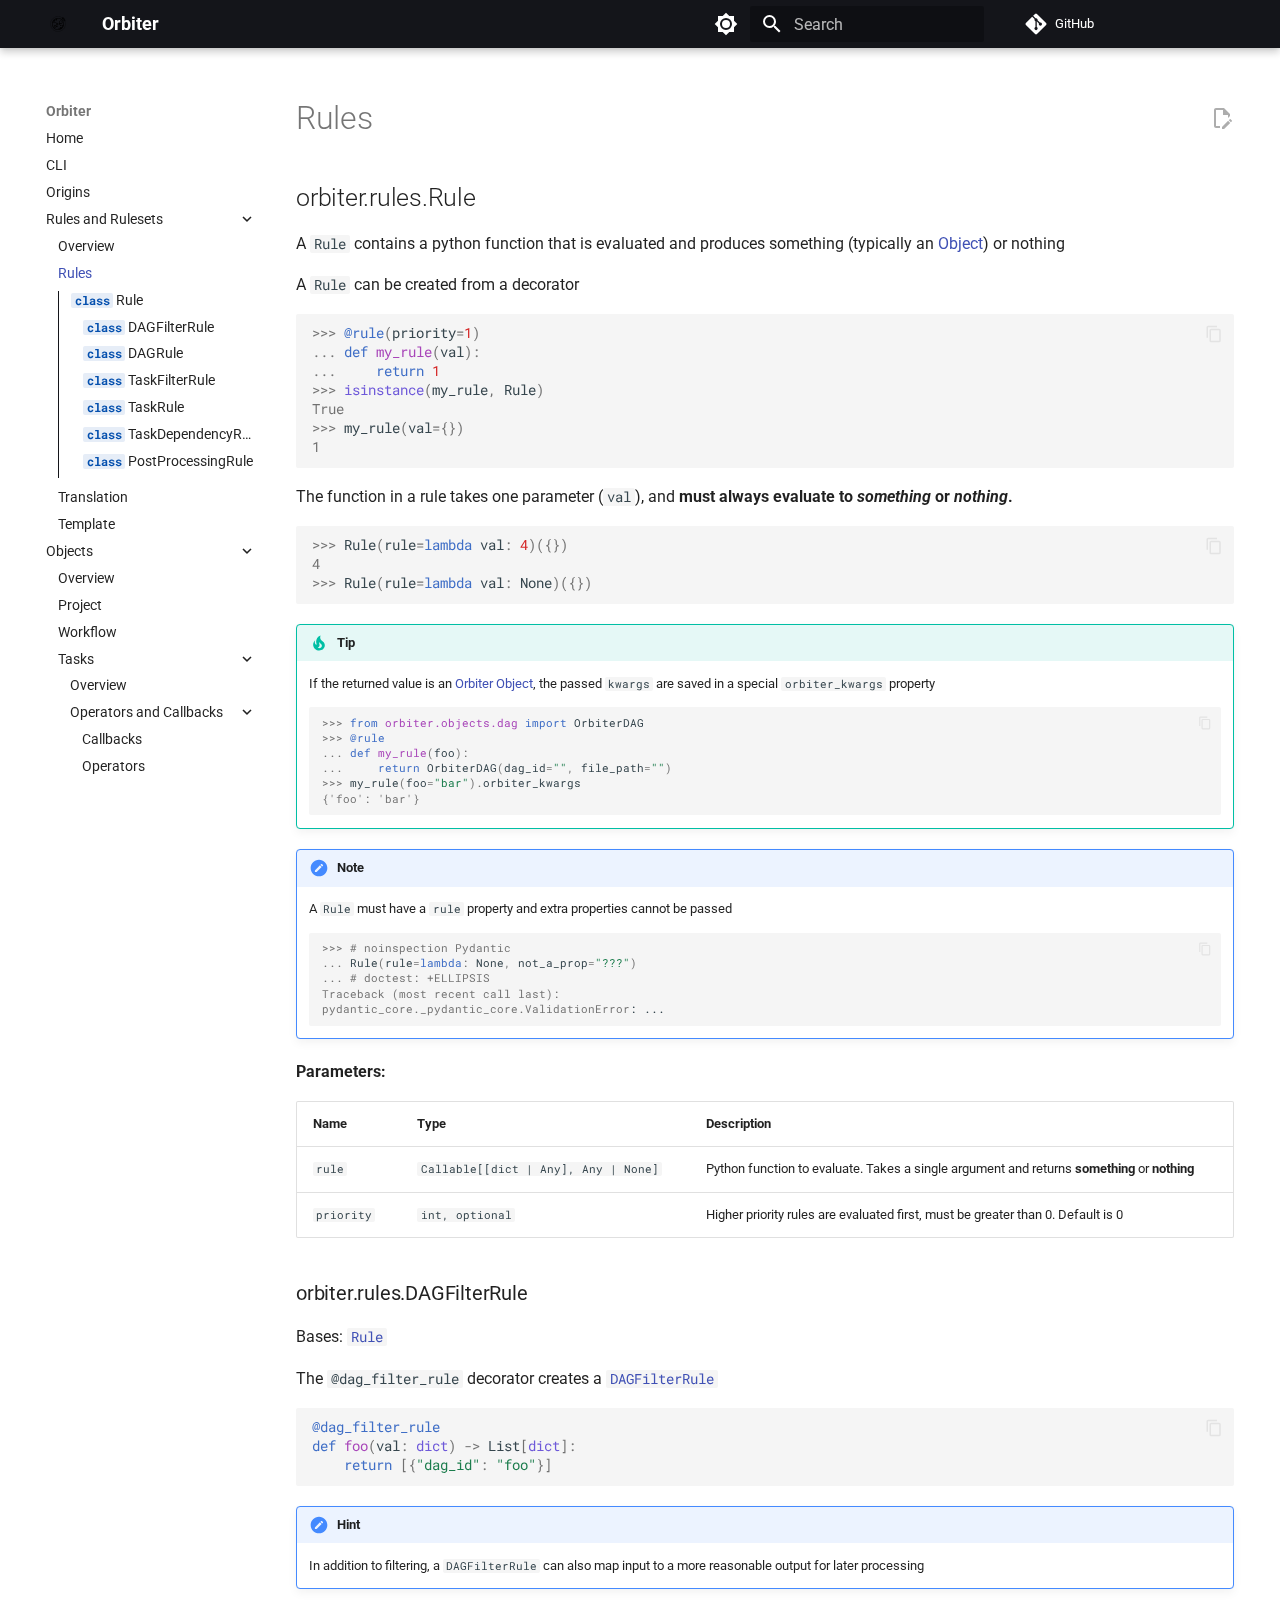
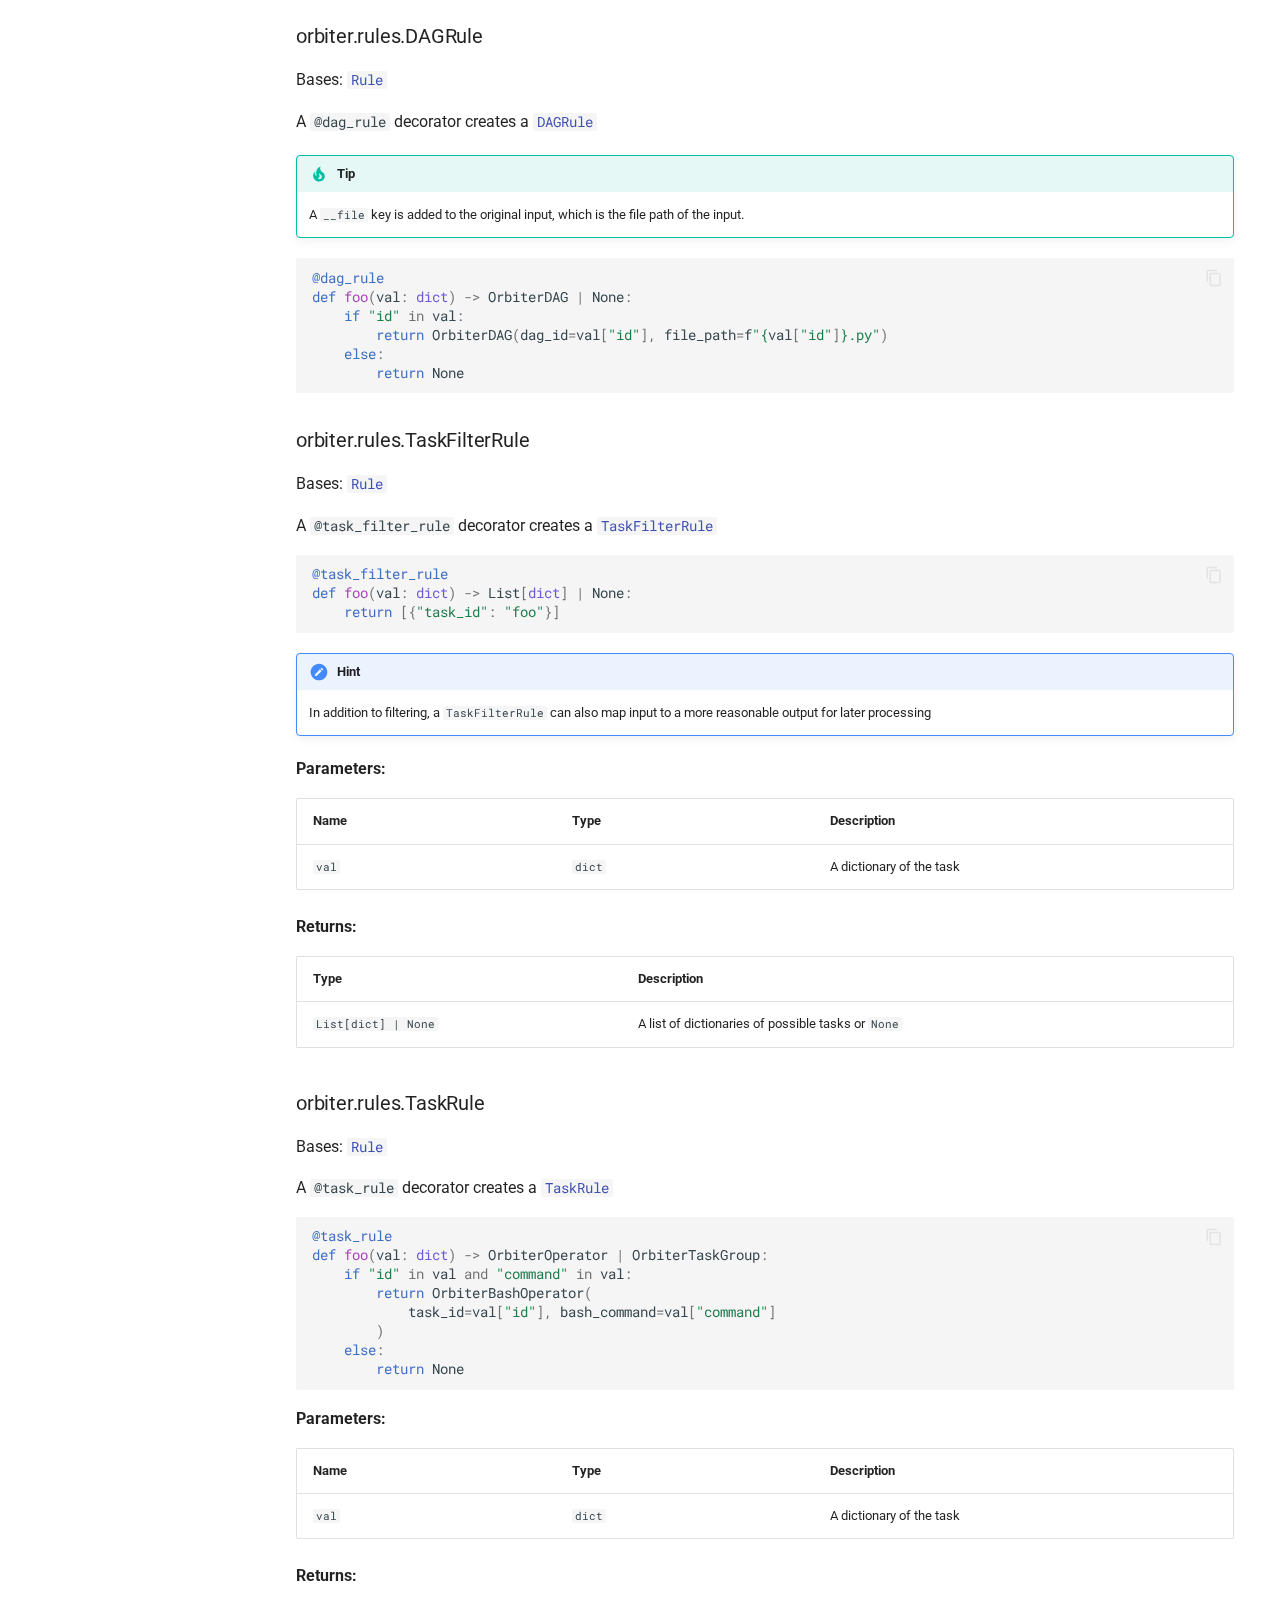
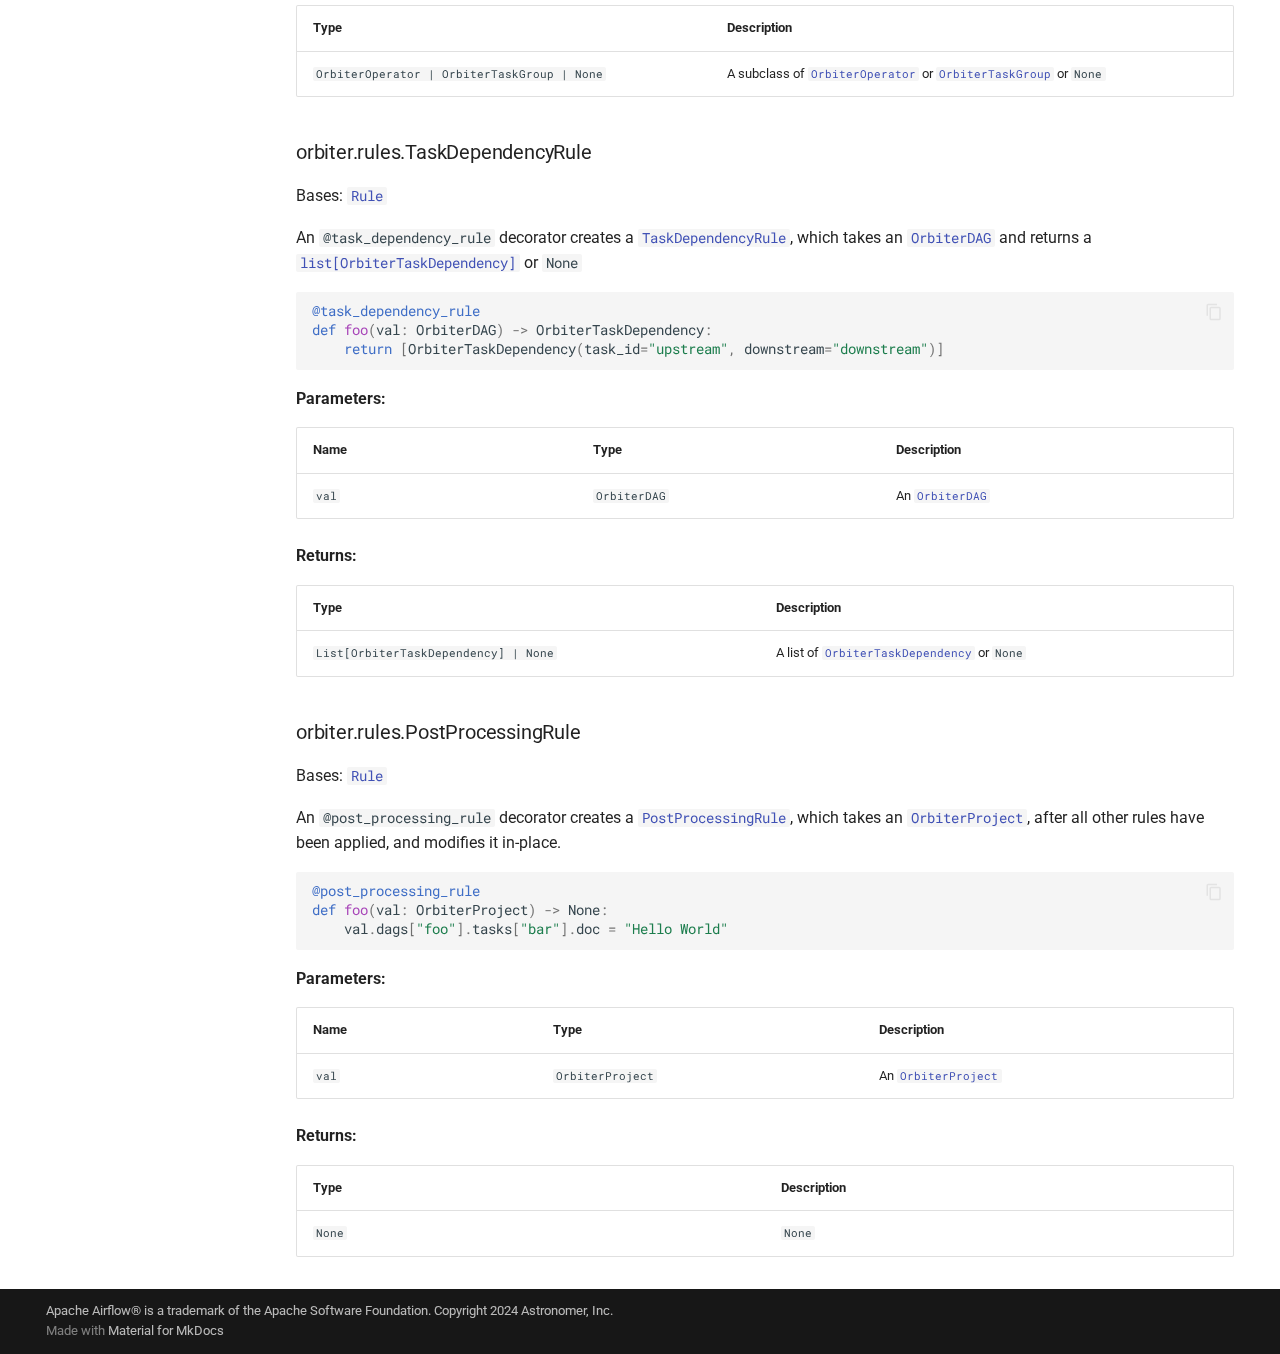
<file: Rules_and_Rulesets/rules/index.html>
<!doctype html>
<html lang="en" class="no-js">
  <head>
    
      <meta charset="utf-8">
      <meta name="viewport" content="width=device-width,initial-scale=1">
      
      
      
        <link rel="canonical" href="https://astronomer.github.io/orbiter/Rules_and_Rulesets/rules/">
      
      
        <link rel="prev" href="../">
      
      
        <link rel="next" href="../rulesets/">
      
      
      <link rel="icon" href="../../orbiter.png">
      <meta name="generator" content="mkdocs-1.6.1, mkdocs-material-9.6.11">
    
    
      
        <title>Rules - Orbiter</title>
      
    
    
      <link rel="stylesheet" href="../../assets/stylesheets/main.4af4bdda.min.css">
      
        
        <link rel="stylesheet" href="../../assets/stylesheets/palette.06af60db.min.css">
      
      


    
    
      
    
    
      
        
        
        <link rel="preconnect" href="https://fonts.gstatic.com" crossorigin>
        <link rel="stylesheet" href="https://fonts.googleapis.com/css?family=Roboto:300,300i,400,400i,700,700i%7CRoboto+Mono:400,400i,700,700i&display=fallback">
        <style>:root{--md-text-font:"Roboto";--md-code-font:"Roboto Mono"}</style>
      
    
    
      <link rel="stylesheet" href="../../assets/_markdown_exec_pyodide.css">
    
      <link rel="stylesheet" href="../../assets/_mkdocstrings.css">
    
      <link rel="stylesheet" href="../../style.css">
    
    <script>__md_scope=new URL("../..",location),__md_hash=e=>[...e].reduce(((e,_)=>(e<<5)-e+_.charCodeAt(0)),0),__md_get=(e,_=localStorage,t=__md_scope)=>JSON.parse(_.getItem(t.pathname+"."+e)),__md_set=(e,_,t=localStorage,a=__md_scope)=>{try{t.setItem(a.pathname+"."+e,JSON.stringify(_))}catch(e){}}</script>
    
      

    
    
    
  </head>
  
  
    
    
      
    
    
    
    
    <body dir="ltr" data-md-color-scheme="default" data-md-color-primary="black" data-md-color-accent="indigo">
  
    
    <input class="md-toggle" data-md-toggle="drawer" type="checkbox" id="__drawer" autocomplete="off">
    <input class="md-toggle" data-md-toggle="search" type="checkbox" id="__search" autocomplete="off">
    <label class="md-overlay" for="__drawer"></label>
    <div data-md-component="skip">
      
        
        <a href="#orbiter.rules.Rule" class="md-skip">
          Skip to content
        </a>
      
    </div>
    <div data-md-component="announce">
      
    </div>
    
    
      

  

<header class="md-header md-header--shadow" data-md-component="header">
  <nav class="md-header__inner md-grid" aria-label="Header">
    <a href="../.." title="Orbiter" class="md-header__button md-logo" aria-label="Orbiter" data-md-component="logo">
      
  <img src="../../orbiter.svg" alt="logo">

    </a>
    <label class="md-header__button md-icon" for="__drawer">
      
      <svg xmlns="http://www.w3.org/2000/svg" viewBox="0 0 24 24"><path d="M3 6h18v2H3zm0 5h18v2H3zm0 5h18v2H3z"/></svg>
    </label>
    <div class="md-header__title" data-md-component="header-title">
      <div class="md-header__ellipsis">
        <div class="md-header__topic">
          <span class="md-ellipsis">
            Orbiter
          </span>
        </div>
        <div class="md-header__topic" data-md-component="header-topic">
          <span class="md-ellipsis">
            
              Rules
            
          </span>
        </div>
      </div>
    </div>
    
      
        <form class="md-header__option" data-md-component="palette">
  
    
    
    
    <input class="md-option" data-md-color-media="(prefers-color-scheme: light)" data-md-color-scheme="default" data-md-color-primary="black" data-md-color-accent="indigo"  aria-label="Switch to dark mode"  type="radio" name="__palette" id="__palette_0">
    
      <label class="md-header__button md-icon" title="Switch to dark mode" for="__palette_1" hidden>
        <svg xmlns="http://www.w3.org/2000/svg" viewBox="0 0 24 24"><path d="M12 8a4 4 0 0 0-4 4 4 4 0 0 0 4 4 4 4 0 0 0 4-4 4 4 0 0 0-4-4m0 10a6 6 0 0 1-6-6 6 6 0 0 1 6-6 6 6 0 0 1 6 6 6 6 0 0 1-6 6m8-9.31V4h-4.69L12 .69 8.69 4H4v4.69L.69 12 4 15.31V20h4.69L12 23.31 15.31 20H20v-4.69L23.31 12z"/></svg>
      </label>
    
  
    
    
    
    <input class="md-option" data-md-color-media="(prefers-color-scheme: dark)" data-md-color-scheme="slate" data-md-color-primary="black" data-md-color-accent="indigo"  aria-label="Switch to light mode"  type="radio" name="__palette" id="__palette_1">
    
      <label class="md-header__button md-icon" title="Switch to light mode" for="__palette_0" hidden>
        <svg xmlns="http://www.w3.org/2000/svg" viewBox="0 0 24 24"><path d="M12 18c-.89 0-1.74-.2-2.5-.55C11.56 16.5 13 14.42 13 12s-1.44-4.5-3.5-5.45C10.26 6.2 11.11 6 12 6a6 6 0 0 1 6 6 6 6 0 0 1-6 6m8-9.31V4h-4.69L12 .69 8.69 4H4v4.69L.69 12 4 15.31V20h4.69L12 23.31 15.31 20H20v-4.69L23.31 12z"/></svg>
      </label>
    
  
</form>
      
    
    
      <script>var palette=__md_get("__palette");if(palette&&palette.color){if("(prefers-color-scheme)"===palette.color.media){var media=matchMedia("(prefers-color-scheme: light)"),input=document.querySelector(media.matches?"[data-md-color-media='(prefers-color-scheme: light)']":"[data-md-color-media='(prefers-color-scheme: dark)']");palette.color.media=input.getAttribute("data-md-color-media"),palette.color.scheme=input.getAttribute("data-md-color-scheme"),palette.color.primary=input.getAttribute("data-md-color-primary"),palette.color.accent=input.getAttribute("data-md-color-accent")}for(var[key,value]of Object.entries(palette.color))document.body.setAttribute("data-md-color-"+key,value)}</script>
    
    
    
      
      
        <label class="md-header__button md-icon" for="__search">
          
          <svg xmlns="http://www.w3.org/2000/svg" viewBox="0 0 24 24"><path d="M9.5 3A6.5 6.5 0 0 1 16 9.5c0 1.61-.59 3.09-1.56 4.23l.27.27h.79l5 5-1.5 1.5-5-5v-.79l-.27-.27A6.52 6.52 0 0 1 9.5 16 6.5 6.5 0 0 1 3 9.5 6.5 6.5 0 0 1 9.5 3m0 2C7 5 5 7 5 9.5S7 14 9.5 14 14 12 14 9.5 12 5 9.5 5"/></svg>
        </label>
        <div class="md-search" data-md-component="search" role="dialog">
  <label class="md-search__overlay" for="__search"></label>
  <div class="md-search__inner" role="search">
    <form class="md-search__form" name="search">
      <input type="text" class="md-search__input" name="query" aria-label="Search" placeholder="Search" autocapitalize="off" autocorrect="off" autocomplete="off" spellcheck="false" data-md-component="search-query" required>
      <label class="md-search__icon md-icon" for="__search">
        
        <svg xmlns="http://www.w3.org/2000/svg" viewBox="0 0 24 24"><path d="M9.5 3A6.5 6.5 0 0 1 16 9.5c0 1.61-.59 3.09-1.56 4.23l.27.27h.79l5 5-1.5 1.5-5-5v-.79l-.27-.27A6.52 6.52 0 0 1 9.5 16 6.5 6.5 0 0 1 3 9.5 6.5 6.5 0 0 1 9.5 3m0 2C7 5 5 7 5 9.5S7 14 9.5 14 14 12 14 9.5 12 5 9.5 5"/></svg>
        
        <svg xmlns="http://www.w3.org/2000/svg" viewBox="0 0 24 24"><path d="M20 11v2H8l5.5 5.5-1.42 1.42L4.16 12l7.92-7.92L13.5 5.5 8 11z"/></svg>
      </label>
      <nav class="md-search__options" aria-label="Search">
        
          <a href="javascript:void(0)" class="md-search__icon md-icon" title="Share" aria-label="Share" data-clipboard data-clipboard-text="" data-md-component="search-share" tabindex="-1">
            
            <svg xmlns="http://www.w3.org/2000/svg" viewBox="0 0 24 24"><path d="M18 16.08c-.76 0-1.44.3-1.96.77L8.91 12.7c.05-.23.09-.46.09-.7s-.04-.47-.09-.7l7.05-4.11c.54.5 1.25.81 2.04.81a3 3 0 0 0 3-3 3 3 0 0 0-3-3 3 3 0 0 0-3 3c0 .24.04.47.09.7L8.04 9.81C7.5 9.31 6.79 9 6 9a3 3 0 0 0-3 3 3 3 0 0 0 3 3c.79 0 1.5-.31 2.04-.81l7.12 4.15c-.05.21-.08.43-.08.66 0 1.61 1.31 2.91 2.92 2.91s2.92-1.3 2.92-2.91A2.92 2.92 0 0 0 18 16.08"/></svg>
          </a>
        
        <button type="reset" class="md-search__icon md-icon" title="Clear" aria-label="Clear" tabindex="-1">
          
          <svg xmlns="http://www.w3.org/2000/svg" viewBox="0 0 24 24"><path d="M19 6.41 17.59 5 12 10.59 6.41 5 5 6.41 10.59 12 5 17.59 6.41 19 12 13.41 17.59 19 19 17.59 13.41 12z"/></svg>
        </button>
      </nav>
      
        <div class="md-search__suggest" data-md-component="search-suggest"></div>
      
    </form>
    <div class="md-search__output">
      <div class="md-search__scrollwrap" tabindex="0" data-md-scrollfix>
        <div class="md-search-result" data-md-component="search-result">
          <div class="md-search-result__meta">
            Initializing search
          </div>
          <ol class="md-search-result__list" role="presentation"></ol>
        </div>
      </div>
    </div>
  </div>
</div>
      
    
    
      <div class="md-header__source">
        <a href="https://github.com/astronomer/orbiter" title="Go to repository" class="md-source" data-md-component="source">
  <div class="md-source__icon md-icon">
    
    <svg xmlns="http://www.w3.org/2000/svg" viewBox="0 0 448 512"><!--! Font Awesome Free 6.7.2 by @fontawesome - https://fontawesome.com License - https://fontawesome.com/license/free (Icons: CC BY 4.0, Fonts: SIL OFL 1.1, Code: MIT License) Copyright 2024 Fonticons, Inc.--><path d="M439.55 236.05 244 40.45a28.87 28.87 0 0 0-40.81 0l-40.66 40.63 51.52 51.52c27.06-9.14 52.68 16.77 43.39 43.68l49.66 49.66c34.23-11.8 61.18 31 35.47 56.69-26.49 26.49-70.21-2.87-56-37.34L240.22 199v121.85c25.3 12.54 22.26 41.85 9.08 55a34.34 34.34 0 0 1-48.55 0c-17.57-17.6-11.07-46.91 11.25-56v-123c-20.8-8.51-24.6-30.74-18.64-45L142.57 101 8.45 235.14a28.86 28.86 0 0 0 0 40.81l195.61 195.6a28.86 28.86 0 0 0 40.8 0l194.69-194.69a28.86 28.86 0 0 0 0-40.81"/></svg>
  </div>
  <div class="md-source__repository">
    GitHub
  </div>
</a>
      </div>
    
  </nav>
  
</header>
    
    <div class="md-container" data-md-component="container">
      
      
        
          
        
      
      <main class="md-main" data-md-component="main">
        <div class="md-main__inner md-grid">
          
            
              
              <div class="md-sidebar md-sidebar--primary" data-md-component="sidebar" data-md-type="navigation" >
                <div class="md-sidebar__scrollwrap">
                  <div class="md-sidebar__inner">
                    



  

<nav class="md-nav md-nav--primary md-nav--integrated" aria-label="Navigation" data-md-level="0">
  <label class="md-nav__title" for="__drawer">
    <a href="../.." title="Orbiter" class="md-nav__button md-logo" aria-label="Orbiter" data-md-component="logo">
      
  <img src="../../orbiter.svg" alt="logo">

    </a>
    Orbiter
  </label>
  
    <div class="md-nav__source">
      <a href="https://github.com/astronomer/orbiter" title="Go to repository" class="md-source" data-md-component="source">
  <div class="md-source__icon md-icon">
    
    <svg xmlns="http://www.w3.org/2000/svg" viewBox="0 0 448 512"><!--! Font Awesome Free 6.7.2 by @fontawesome - https://fontawesome.com License - https://fontawesome.com/license/free (Icons: CC BY 4.0, Fonts: SIL OFL 1.1, Code: MIT License) Copyright 2024 Fonticons, Inc.--><path d="M439.55 236.05 244 40.45a28.87 28.87 0 0 0-40.81 0l-40.66 40.63 51.52 51.52c27.06-9.14 52.68 16.77 43.39 43.68l49.66 49.66c34.23-11.8 61.18 31 35.47 56.69-26.49 26.49-70.21-2.87-56-37.34L240.22 199v121.85c25.3 12.54 22.26 41.85 9.08 55a34.34 34.34 0 0 1-48.55 0c-17.57-17.6-11.07-46.91 11.25-56v-123c-20.8-8.51-24.6-30.74-18.64-45L142.57 101 8.45 235.14a28.86 28.86 0 0 0 0 40.81l195.61 195.6a28.86 28.86 0 0 0 40.8 0l194.69-194.69a28.86 28.86 0 0 0 0-40.81"/></svg>
  </div>
  <div class="md-source__repository">
    GitHub
  </div>
</a>
    </div>
  
  <ul class="md-nav__list" data-md-scrollfix>
    
      
      
  
  
  
  
    <li class="md-nav__item">
      <a href="../.." class="md-nav__link">
        
  
  
  <span class="md-ellipsis">
    Home
    
  </span>
  

      </a>
    </li>
  

    
      
      
  
  
  
  
    <li class="md-nav__item">
      <a href="../../cli/" class="md-nav__link">
        
  
  
  <span class="md-ellipsis">
    CLI
    
  </span>
  

      </a>
    </li>
  

    
      
      
  
  
  
  
    <li class="md-nav__item">
      <a href="../../origins/" class="md-nav__link">
        
  
  
  <span class="md-ellipsis">
    Origins
    
  </span>
  

      </a>
    </li>
  

    
      
      
  
  
    
  
  
  
    
    
    
    
    
    <li class="md-nav__item md-nav__item--active md-nav__item--nested">
      
        
        
        <input class="md-nav__toggle md-toggle " type="checkbox" id="__nav_4" checked>
        
          
          <label class="md-nav__link" for="__nav_4" id="__nav_4_label" tabindex="0">
            
  
  
  <span class="md-ellipsis">
    Rules and Rulesets
    
  </span>
  

            <span class="md-nav__icon md-icon"></span>
          </label>
        
        <nav class="md-nav" data-md-level="1" aria-labelledby="__nav_4_label" aria-expanded="true">
          <label class="md-nav__title" for="__nav_4">
            <span class="md-nav__icon md-icon"></span>
            Rules and Rulesets
          </label>
          <ul class="md-nav__list" data-md-scrollfix>
            
              
                
  
  
  
  
    <li class="md-nav__item">
      <a href="../" class="md-nav__link">
        
  
  
  <span class="md-ellipsis">
    Overview
    
  </span>
  

      </a>
    </li>
  

              
            
              
                
  
  
    
  
  
  
    <li class="md-nav__item md-nav__item--active">
      
      <input class="md-nav__toggle md-toggle" type="checkbox" id="__toc">
      
      
      
        <label class="md-nav__link md-nav__link--active" for="__toc">
          
  
  
  <span class="md-ellipsis">
    Rules
    
  </span>
  

          <span class="md-nav__icon md-icon"></span>
        </label>
      
      <a href="./" class="md-nav__link md-nav__link--active">
        
  
  
  <span class="md-ellipsis">
    Rules
    
  </span>
  

      </a>
      
        

<nav class="md-nav md-nav--secondary" aria-label="Table of contents">
  
  
  
  
    <label class="md-nav__title" for="__toc">
      <span class="md-nav__icon md-icon"></span>
      Table of contents
    </label>
    <ul class="md-nav__list" data-md-component="toc" data-md-scrollfix>
      
        <li class="md-nav__item">
  <a href="#orbiter.rules.Rule" class="md-nav__link">
    <span class="md-ellipsis">
      <code class="doc-symbol doc-symbol-toc doc-symbol-class"></code>&nbsp;Rule
    </span>
  </a>
  
    <nav class="md-nav" aria-label=" Rule">
      <ul class="md-nav__list">
        
          <li class="md-nav__item">
  <a href="#orbiter.rules.DAGFilterRule" class="md-nav__link">
    <span class="md-ellipsis">
      <code class="doc-symbol doc-symbol-toc doc-symbol-class"></code>&nbsp;DAGFilterRule
    </span>
  </a>
  
</li>
        
          <li class="md-nav__item">
  <a href="#orbiter.rules.DAGRule" class="md-nav__link">
    <span class="md-ellipsis">
      <code class="doc-symbol doc-symbol-toc doc-symbol-class"></code>&nbsp;DAGRule
    </span>
  </a>
  
</li>
        
          <li class="md-nav__item">
  <a href="#orbiter.rules.TaskFilterRule" class="md-nav__link">
    <span class="md-ellipsis">
      <code class="doc-symbol doc-symbol-toc doc-symbol-class"></code>&nbsp;TaskFilterRule
    </span>
  </a>
  
</li>
        
          <li class="md-nav__item">
  <a href="#orbiter.rules.TaskRule" class="md-nav__link">
    <span class="md-ellipsis">
      <code class="doc-symbol doc-symbol-toc doc-symbol-class"></code>&nbsp;TaskRule
    </span>
  </a>
  
</li>
        
          <li class="md-nav__item">
  <a href="#orbiter.rules.TaskDependencyRule" class="md-nav__link">
    <span class="md-ellipsis">
      <code class="doc-symbol doc-symbol-toc doc-symbol-class"></code>&nbsp;TaskDependencyRule
    </span>
  </a>
  
</li>
        
          <li class="md-nav__item">
  <a href="#orbiter.rules.PostProcessingRule" class="md-nav__link">
    <span class="md-ellipsis">
      <code class="doc-symbol doc-symbol-toc doc-symbol-class"></code>&nbsp;PostProcessingRule
    </span>
  </a>
  
</li>
        
      </ul>
    </nav>
  
</li>
      
    </ul>
  
</nav>
      
    </li>
  

              
            
              
                
  
  
  
  
    <li class="md-nav__item">
      <a href="../rulesets/" class="md-nav__link">
        
  
  
  <span class="md-ellipsis">
    Translation
    
  </span>
  

      </a>
    </li>
  

              
            
              
                
  
  
  
  
    <li class="md-nav__item">
      <a href="../template/" class="md-nav__link">
        
  
  
  <span class="md-ellipsis">
    Template
    
  </span>
  

      </a>
    </li>
  

              
            
          </ul>
        </nav>
      
    </li>
  

    
      
      
  
  
  
  
    
    
    
    
    
    <li class="md-nav__item md-nav__item--nested">
      
        
        
          
        
        <input class="md-nav__toggle md-toggle md-toggle--indeterminate" type="checkbox" id="__nav_5" >
        
          
          <label class="md-nav__link" for="__nav_5" id="__nav_5_label" tabindex="0">
            
  
  
  <span class="md-ellipsis">
    Objects
    
  </span>
  

            <span class="md-nav__icon md-icon"></span>
          </label>
        
        <nav class="md-nav" data-md-level="1" aria-labelledby="__nav_5_label" aria-expanded="false">
          <label class="md-nav__title" for="__nav_5">
            <span class="md-nav__icon md-icon"></span>
            Objects
          </label>
          <ul class="md-nav__list" data-md-scrollfix>
            
              
                
  
  
  
  
    <li class="md-nav__item">
      <a href="../../objects/" class="md-nav__link">
        
  
  
  <span class="md-ellipsis">
    Overview
    
  </span>
  

      </a>
    </li>
  

              
            
              
                
  
  
  
  
    <li class="md-nav__item">
      <a href="../../objects/project/" class="md-nav__link">
        
  
  
  <span class="md-ellipsis">
    Project
    
  </span>
  

      </a>
    </li>
  

              
            
              
                
  
  
  
  
    <li class="md-nav__item">
      <a href="../../objects/workflow/" class="md-nav__link">
        
  
  
  <span class="md-ellipsis">
    Workflow
    
  </span>
  

      </a>
    </li>
  

              
            
              
                
  
  
  
  
    
    
    
    
    
    <li class="md-nav__item md-nav__item--nested">
      
        
        
          
        
        <input class="md-nav__toggle md-toggle md-toggle--indeterminate" type="checkbox" id="__nav_5_4" >
        
          
          <label class="md-nav__link" for="__nav_5_4" id="__nav_5_4_label" tabindex="0">
            
  
  
  <span class="md-ellipsis">
    Tasks
    
  </span>
  

            <span class="md-nav__icon md-icon"></span>
          </label>
        
        <nav class="md-nav" data-md-level="2" aria-labelledby="__nav_5_4_label" aria-expanded="false">
          <label class="md-nav__title" for="__nav_5_4">
            <span class="md-nav__icon md-icon"></span>
            Tasks
          </label>
          <ul class="md-nav__list" data-md-scrollfix>
            
              
                
  
  
  
  
    <li class="md-nav__item">
      <a href="../../objects/Tasks/" class="md-nav__link">
        
  
  
  <span class="md-ellipsis">
    Overview
    
  </span>
  

      </a>
    </li>
  

              
            
              
                
  
  
  
  
    
    
    
    
    
    <li class="md-nav__item md-nav__item--nested">
      
        
        
          
        
        <input class="md-nav__toggle md-toggle md-toggle--indeterminate" type="checkbox" id="__nav_5_4_2" >
        
          
          <label class="md-nav__link" for="__nav_5_4_2" id="__nav_5_4_2_label" tabindex="0">
            
  
  
  <span class="md-ellipsis">
    Operators and Callbacks
    
  </span>
  

            <span class="md-nav__icon md-icon"></span>
          </label>
        
        <nav class="md-nav" data-md-level="3" aria-labelledby="__nav_5_4_2_label" aria-expanded="false">
          <label class="md-nav__title" for="__nav_5_4_2">
            <span class="md-nav__icon md-icon"></span>
            Operators and Callbacks
          </label>
          <ul class="md-nav__list" data-md-scrollfix>
            
              
                
  
  
  
  
    <li class="md-nav__item">
      <a href="../../objects/Tasks/Operators_and_Callbacks/callbacks/" class="md-nav__link">
        
  
  
  <span class="md-ellipsis">
    Callbacks
    
  </span>
  

      </a>
    </li>
  

              
            
              
                
  
  
  
  
    <li class="md-nav__item">
      <a href="../../objects/Tasks/Operators_and_Callbacks/operators/" class="md-nav__link">
        
  
  
  <span class="md-ellipsis">
    Operators
    
  </span>
  

      </a>
    </li>
  

              
            
          </ul>
        </nav>
      
    </li>
  

              
            
          </ul>
        </nav>
      
    </li>
  

              
            
          </ul>
        </nav>
      
    </li>
  

    
  </ul>
</nav>
                  </div>
                </div>
              </div>
            
            
          
          
            <div class="md-content" data-md-component="content">
              <article class="md-content__inner md-typeset">
                
                  


  
    <a href="https://github.com/astronomer/orbiter/edit/main/docs/Rules_and_Rulesets/rules.md" title="Edit this page" class="md-content__button md-icon">
      
      <svg xmlns="http://www.w3.org/2000/svg" viewBox="0 0 24 24"><path d="M10 20H6V4h7v5h5v3.1l2-2V8l-6-6H6c-1.1 0-2 .9-2 2v16c0 1.1.9 2 2 2h4zm10.2-7c.1 0 .3.1.4.2l1.3 1.3c.2.2.2.6 0 .8l-1 1-2.1-2.1 1-1c.1-.1.2-.2.4-.2m0 3.9L14.1 23H12v-2.1l6.1-6.1z"/></svg>
    </a>
  
  


  <h1>Rules</h1>

<div class="doc doc-object doc-class">



<h2 id="orbiter.rules.Rule" class="doc doc-heading">
            <span class="doc doc-object-name doc-class-name">orbiter.rules.Rule</span>


<a href="#orbiter.rules.Rule" class="headerlink" title="Permanent link">&para;</a></h2>


    <div class="doc doc-contents first">


        <p>A <code>Rule</code> contains a python function that is evaluated and produces something
(typically an <a href="../../objects/">Object</a>) or nothing</p>
<p>A <code>Rule</code> can be created from a decorator
<div class="highlight"><pre><span></span><code><a id="__codelineno-0-1" name="__codelineno-0-1" href="#__codelineno-0-1"></a><span class="gp">&gt;&gt;&gt; </span><span class="nd">@rule</span><span class="p">(</span><span class="n">priority</span><span class="o">=</span><span class="mi">1</span><span class="p">)</span>
<a id="__codelineno-0-2" name="__codelineno-0-2" href="#__codelineno-0-2"></a><span class="gp">... </span><span class="k">def</span><span class="w"> </span><span class="nf">my_rule</span><span class="p">(</span><span class="n">val</span><span class="p">):</span>
<a id="__codelineno-0-3" name="__codelineno-0-3" href="#__codelineno-0-3"></a><span class="gp">... </span>    <span class="k">return</span> <span class="mi">1</span>
<a id="__codelineno-0-4" name="__codelineno-0-4" href="#__codelineno-0-4"></a><span class="gp">&gt;&gt;&gt; </span><span class="nb">isinstance</span><span class="p">(</span><span class="n">my_rule</span><span class="p">,</span> <span class="n">Rule</span><span class="p">)</span>
<a id="__codelineno-0-5" name="__codelineno-0-5" href="#__codelineno-0-5"></a><span class="go">True</span>
<a id="__codelineno-0-6" name="__codelineno-0-6" href="#__codelineno-0-6"></a><span class="gp">&gt;&gt;&gt; </span><span class="n">my_rule</span><span class="p">(</span><span class="n">val</span><span class="o">=</span><span class="p">{})</span>
<a id="__codelineno-0-7" name="__codelineno-0-7" href="#__codelineno-0-7"></a><span class="go">1</span>
</code></pre></div></p>
<p>The function in a rule takes one parameter (<code>val</code>), and <strong>must always evaluate to <em>something</em> or <em>nothing</em>.</strong>
<div class="highlight"><pre><span></span><code><a id="__codelineno-1-1" name="__codelineno-1-1" href="#__codelineno-1-1"></a><span class="gp">&gt;&gt;&gt; </span><span class="n">Rule</span><span class="p">(</span><span class="n">rule</span><span class="o">=</span><span class="k">lambda</span> <span class="n">val</span><span class="p">:</span> <span class="mi">4</span><span class="p">)({})</span>
<a id="__codelineno-1-2" name="__codelineno-1-2" href="#__codelineno-1-2"></a><span class="go">4</span>
<a id="__codelineno-1-3" name="__codelineno-1-3" href="#__codelineno-1-3"></a><span class="gp">&gt;&gt;&gt; </span><span class="n">Rule</span><span class="p">(</span><span class="n">rule</span><span class="o">=</span><span class="k">lambda</span> <span class="n">val</span><span class="p">:</span> <span class="kc">None</span><span class="p">)({})</span>
</code></pre></div></p>
<div class="admonition tip">
<p class="admonition-title">Tip</p>
<p>If the returned value is an <a href="../../objects/index.md">Orbiter Object</a>,
the passed <code>kwargs</code> are saved in a special <code>orbiter_kwargs</code> property</p>
<div class="highlight"><pre><span></span><code><a id="__codelineno-2-1" name="__codelineno-2-1" href="#__codelineno-2-1"></a><span class="gp">&gt;&gt;&gt; </span><span class="kn">from</span><span class="w"> </span><span class="nn">orbiter.objects.dag</span><span class="w"> </span><span class="kn">import</span> <span class="n">OrbiterDAG</span>
<a id="__codelineno-2-2" name="__codelineno-2-2" href="#__codelineno-2-2"></a><span class="gp">&gt;&gt;&gt; </span><span class="nd">@rule</span>
<a id="__codelineno-2-3" name="__codelineno-2-3" href="#__codelineno-2-3"></a><span class="gp">... </span><span class="k">def</span><span class="w"> </span><span class="nf">my_rule</span><span class="p">(</span><span class="n">foo</span><span class="p">):</span>
<a id="__codelineno-2-4" name="__codelineno-2-4" href="#__codelineno-2-4"></a><span class="gp">... </span>    <span class="k">return</span> <span class="n">OrbiterDAG</span><span class="p">(</span><span class="n">dag_id</span><span class="o">=</span><span class="s2">&quot;&quot;</span><span class="p">,</span> <span class="n">file_path</span><span class="o">=</span><span class="s2">&quot;&quot;</span><span class="p">)</span>
<a id="__codelineno-2-5" name="__codelineno-2-5" href="#__codelineno-2-5"></a><span class="gp">&gt;&gt;&gt; </span><span class="n">my_rule</span><span class="p">(</span><span class="n">foo</span><span class="o">=</span><span class="s2">&quot;bar&quot;</span><span class="p">)</span><span class="o">.</span><span class="n">orbiter_kwargs</span>
<a id="__codelineno-2-6" name="__codelineno-2-6" href="#__codelineno-2-6"></a><span class="go">{&#39;foo&#39;: &#39;bar&#39;}</span>
</code></pre></div>
</div>
<div class="admonition note">
<p class="admonition-title">Note</p>
<p>A <code>Rule</code> must have a <code>rule</code> property and extra properties cannot be passed</p>
<div class="highlight"><pre><span></span><code><a id="__codelineno-3-1" name="__codelineno-3-1" href="#__codelineno-3-1"></a><span class="gp">&gt;&gt;&gt; </span><span class="c1"># noinspection Pydantic</span>
<a id="__codelineno-3-2" name="__codelineno-3-2" href="#__codelineno-3-2"></a><span class="gp">... </span><span class="n">Rule</span><span class="p">(</span><span class="n">rule</span><span class="o">=</span><span class="k">lambda</span><span class="p">:</span> <span class="kc">None</span><span class="p">,</span> <span class="n">not_a_prop</span><span class="o">=</span><span class="s2">&quot;???&quot;</span><span class="p">)</span>
<a id="__codelineno-3-3" name="__codelineno-3-3" href="#__codelineno-3-3"></a><span class="gp">... </span><span class="c1"># doctest: +ELLIPSIS</span>
<a id="__codelineno-3-4" name="__codelineno-3-4" href="#__codelineno-3-4"></a><span class="gt">Traceback (most recent call last):</span>
<a id="__codelineno-3-5" name="__codelineno-3-5" href="#__codelineno-3-5"></a><span class="gr">pydantic_core._pydantic_core.ValidationError</span>: <span class="n">...</span>
</code></pre></div>
</div>



  <p><strong>Parameters:</strong></p>
  <table>
    <thead>
      <tr>
        <th>Name</th>
        <th>Type</th>
        <th>Description</th>
      </tr>
    </thead>
    <tbody>
        <tr>
          <td><code>rule</code></td>
          <td>
                <code>Callable[[dict | Any], Any | None]</code>
          </td>
          <td>
            <div class="doc-md-description">
              <p>Python function to evaluate. Takes a single argument and returns <strong>something</strong> or <strong>nothing</strong></p>
            </div>
          </td>
        </tr>
        <tr>
          <td><code>priority</code></td>
          <td>
                <code>int, optional</code>
          </td>
          <td>
            <div class="doc-md-description">
              <p>Higher priority rules are evaluated first, must be greater than 0. Default is 0</p>
            </div>
          </td>
        </tr>
    </tbody>
  </table>














  <div class="doc doc-children">











  </div>

    </div>

</div>

<div class="doc doc-object doc-class">



<h3 id="orbiter.rules.DAGFilterRule" class="doc doc-heading">
            <span class="doc doc-object-name doc-class-name">orbiter.rules.DAGFilterRule</span>


<a href="#orbiter.rules.DAGFilterRule" class="headerlink" title="Permanent link">&para;</a></h3>


    <div class="doc doc-contents first">
            <p class="doc doc-class-bases">
              Bases: <code><a class="autorefs autorefs-internal" title="orbiter.rules.Rule" href="#orbiter.rules.Rule">Rule</a></code></p>


        <p>The <code>@dag_filter_rule</code> decorator creates a <a class="autorefs autorefs-internal" title="orbiter.rules.DAGFilterRule" href="#orbiter.rules.DAGFilterRule"><code>DAGFilterRule</code></a></p>
<div class="highlight"><pre><span></span><code><a id="__codelineno-0-1" name="__codelineno-0-1" href="#__codelineno-0-1"></a><span class="nd">@dag_filter_rule</span>
<a id="__codelineno-0-2" name="__codelineno-0-2" href="#__codelineno-0-2"></a><span class="k">def</span><span class="w"> </span><span class="nf">foo</span><span class="p">(</span><span class="n">val</span><span class="p">:</span> <span class="nb">dict</span><span class="p">)</span> <span class="o">-&gt;</span> <span class="n">List</span><span class="p">[</span><span class="nb">dict</span><span class="p">]:</span>
<a id="__codelineno-0-3" name="__codelineno-0-3" href="#__codelineno-0-3"></a>    <span class="k">return</span> <span class="p">[{</span><span class="s2">&quot;dag_id&quot;</span><span class="p">:</span> <span class="s2">&quot;foo&quot;</span><span class="p">}]</span>
</code></pre></div>
<div class="admonition hint">
<p class="admonition-title">Hint</p>
<p>In addition to filtering, a <code>DAGFilterRule</code> can also map input to a more reasonable output for later processing</p>
</div>














  <div class="doc doc-children">











  </div>

    </div>

</div>

<div class="doc doc-object doc-class">



<h3 id="orbiter.rules.DAGRule" class="doc doc-heading">
            <span class="doc doc-object-name doc-class-name">orbiter.rules.DAGRule</span>


<a href="#orbiter.rules.DAGRule" class="headerlink" title="Permanent link">&para;</a></h3>


    <div class="doc doc-contents first">
            <p class="doc doc-class-bases">
              Bases: <code><a class="autorefs autorefs-internal" title="orbiter.rules.Rule" href="#orbiter.rules.Rule">Rule</a></code></p>


        <p>A <code>@dag_rule</code> decorator creates a <a class="autorefs autorefs-internal" title="orbiter.rules.DAGRule" href="#orbiter.rules.DAGRule"><code>DAGRule</code></a></p>
<div class="admonition tip">
<p class="admonition-title">Tip</p>
<p>A <code>__file</code> key is added to the original input, which is the file path of the input.</p>
</div>
<div class="highlight"><pre><span></span><code><a id="__codelineno-0-1" name="__codelineno-0-1" href="#__codelineno-0-1"></a><span class="nd">@dag_rule</span>
<a id="__codelineno-0-2" name="__codelineno-0-2" href="#__codelineno-0-2"></a><span class="k">def</span><span class="w"> </span><span class="nf">foo</span><span class="p">(</span><span class="n">val</span><span class="p">:</span> <span class="nb">dict</span><span class="p">)</span> <span class="o">-&gt;</span> <span class="n">OrbiterDAG</span> <span class="o">|</span> <span class="kc">None</span><span class="p">:</span>
<a id="__codelineno-0-3" name="__codelineno-0-3" href="#__codelineno-0-3"></a>    <span class="k">if</span> <span class="s2">&quot;id&quot;</span> <span class="ow">in</span> <span class="n">val</span><span class="p">:</span>
<a id="__codelineno-0-4" name="__codelineno-0-4" href="#__codelineno-0-4"></a>        <span class="k">return</span> <span class="n">OrbiterDAG</span><span class="p">(</span><span class="n">dag_id</span><span class="o">=</span><span class="n">val</span><span class="p">[</span><span class="s2">&quot;id&quot;</span><span class="p">],</span> <span class="n">file_path</span><span class="o">=</span><span class="sa">f</span><span class="s2">&quot;</span><span class="si">{</span><span class="n">val</span><span class="p">[</span><span class="s2">&quot;id&quot;</span><span class="p">]</span><span class="si">}</span><span class="s2">.py&quot;</span><span class="p">)</span>
<a id="__codelineno-0-5" name="__codelineno-0-5" href="#__codelineno-0-5"></a>    <span class="k">else</span><span class="p">:</span>
<a id="__codelineno-0-6" name="__codelineno-0-6" href="#__codelineno-0-6"></a>        <span class="k">return</span> <span class="kc">None</span>
</code></pre></div>














  <div class="doc doc-children">











  </div>

    </div>

</div>

<div class="doc doc-object doc-class">



<h3 id="orbiter.rules.TaskFilterRule" class="doc doc-heading">
            <span class="doc doc-object-name doc-class-name">orbiter.rules.TaskFilterRule</span>


<a href="#orbiter.rules.TaskFilterRule" class="headerlink" title="Permanent link">&para;</a></h3>


    <div class="doc doc-contents first">
            <p class="doc doc-class-bases">
              Bases: <code><a class="autorefs autorefs-internal" title="orbiter.rules.Rule" href="#orbiter.rules.Rule">Rule</a></code></p>


        <p>A <code>@task_filter_rule</code> decorator creates a <a class="autorefs autorefs-internal" title="orbiter.rules.TaskFilterRule" href="#orbiter.rules.TaskFilterRule"><code>TaskFilterRule</code></a></p>
<div class="highlight"><pre><span></span><code><a id="__codelineno-0-1" name="__codelineno-0-1" href="#__codelineno-0-1"></a><span class="nd">@task_filter_rule</span>
<a id="__codelineno-0-2" name="__codelineno-0-2" href="#__codelineno-0-2"></a><span class="k">def</span><span class="w"> </span><span class="nf">foo</span><span class="p">(</span><span class="n">val</span><span class="p">:</span> <span class="nb">dict</span><span class="p">)</span> <span class="o">-&gt;</span> <span class="n">List</span><span class="p">[</span><span class="nb">dict</span><span class="p">]</span> <span class="o">|</span> <span class="kc">None</span><span class="p">:</span>
<a id="__codelineno-0-3" name="__codelineno-0-3" href="#__codelineno-0-3"></a>    <span class="k">return</span> <span class="p">[{</span><span class="s2">&quot;task_id&quot;</span><span class="p">:</span> <span class="s2">&quot;foo&quot;</span><span class="p">}]</span>
</code></pre></div>
<div class="admonition hint">
<p class="admonition-title">Hint</p>
<p>In addition to filtering, a <code>TaskFilterRule</code> can also map input to a more reasonable output for later processing</p>
</div>



  <p><strong>Parameters:</strong></p>
  <table>
    <thead>
      <tr>
        <th>Name</th>
        <th>Type</th>
        <th>Description</th>
      </tr>
    </thead>
    <tbody>
        <tr>
          <td><code>val</code></td>
          <td>
                <code>dict</code>
          </td>
          <td>
            <div class="doc-md-description">
              <p>A dictionary of the task</p>
            </div>
          </td>
        </tr>
    </tbody>
  </table>


    <p><span class="doc-section-title">Returns:</span></p>
    <table>
      <thead>
        <tr>
          <th>Type</th>
          <th>Description</th>
        </tr>
      </thead>
      <tbody>
          <tr class="doc-section-item">
            <td>
                  <code>List[dict] | None</code>
            </td>
            <td>
              <div class="doc-md-description">
                <p>A list of dictionaries of possible tasks or <code>None</code></p>
              </div>
            </td>
          </tr>
      </tbody>
    </table>














  <div class="doc doc-children">











  </div>

    </div>

</div>

<div class="doc doc-object doc-class">



<h3 id="orbiter.rules.TaskRule" class="doc doc-heading">
            <span class="doc doc-object-name doc-class-name">orbiter.rules.TaskRule</span>


<a href="#orbiter.rules.TaskRule" class="headerlink" title="Permanent link">&para;</a></h3>


    <div class="doc doc-contents first">
            <p class="doc doc-class-bases">
              Bases: <code><a class="autorefs autorefs-internal" title="orbiter.rules.Rule" href="#orbiter.rules.Rule">Rule</a></code></p>


        <p>A <code>@task_rule</code> decorator creates a <a class="autorefs autorefs-internal" title="orbiter.rules.TaskRule" href="#orbiter.rules.TaskRule"><code>TaskRule</code></a></p>
<div class="highlight"><pre><span></span><code><a id="__codelineno-0-1" name="__codelineno-0-1" href="#__codelineno-0-1"></a><span class="nd">@task_rule</span>
<a id="__codelineno-0-2" name="__codelineno-0-2" href="#__codelineno-0-2"></a><span class="k">def</span><span class="w"> </span><span class="nf">foo</span><span class="p">(</span><span class="n">val</span><span class="p">:</span> <span class="nb">dict</span><span class="p">)</span> <span class="o">-&gt;</span> <span class="n">OrbiterOperator</span> <span class="o">|</span> <span class="n">OrbiterTaskGroup</span><span class="p">:</span>
<a id="__codelineno-0-3" name="__codelineno-0-3" href="#__codelineno-0-3"></a>    <span class="k">if</span> <span class="s2">&quot;id&quot;</span> <span class="ow">in</span> <span class="n">val</span> <span class="ow">and</span> <span class="s2">&quot;command&quot;</span> <span class="ow">in</span> <span class="n">val</span><span class="p">:</span>
<a id="__codelineno-0-4" name="__codelineno-0-4" href="#__codelineno-0-4"></a>        <span class="k">return</span> <span class="n">OrbiterBashOperator</span><span class="p">(</span>
<a id="__codelineno-0-5" name="__codelineno-0-5" href="#__codelineno-0-5"></a>            <span class="n">task_id</span><span class="o">=</span><span class="n">val</span><span class="p">[</span><span class="s2">&quot;id&quot;</span><span class="p">],</span> <span class="n">bash_command</span><span class="o">=</span><span class="n">val</span><span class="p">[</span><span class="s2">&quot;command&quot;</span><span class="p">]</span>
<a id="__codelineno-0-6" name="__codelineno-0-6" href="#__codelineno-0-6"></a>        <span class="p">)</span>
<a id="__codelineno-0-7" name="__codelineno-0-7" href="#__codelineno-0-7"></a>    <span class="k">else</span><span class="p">:</span>
<a id="__codelineno-0-8" name="__codelineno-0-8" href="#__codelineno-0-8"></a>        <span class="k">return</span> <span class="kc">None</span>
</code></pre></div>



  <p><strong>Parameters:</strong></p>
  <table>
    <thead>
      <tr>
        <th>Name</th>
        <th>Type</th>
        <th>Description</th>
      </tr>
    </thead>
    <tbody>
        <tr>
          <td><code>val</code></td>
          <td>
                <code>dict</code>
          </td>
          <td>
            <div class="doc-md-description">
              <p>A dictionary of the task</p>
            </div>
          </td>
        </tr>
    </tbody>
  </table>


    <p><span class="doc-section-title">Returns:</span></p>
    <table>
      <thead>
        <tr>
          <th>Type</th>
          <th>Description</th>
        </tr>
      </thead>
      <tbody>
          <tr class="doc-section-item">
            <td>
                  <code>OrbiterOperator | OrbiterTaskGroup | None</code>
            </td>
            <td>
              <div class="doc-md-description">
                <p>A subclass of <a class="autorefs autorefs-internal" title="orbiter.objects.task.OrbiterOperator" href="../../objects/Tasks/#orbiter.objects.task.OrbiterOperator"><code>OrbiterOperator</code></a> or <a class="autorefs autorefs-internal" title="orbiter.objects.task_group.OrbiterTaskGroup" href="../../objects/Tasks/#orbiter.objects.task_group.OrbiterTaskGroup"><code>OrbiterTaskGroup</code></a> or <code>None</code></p>
              </div>
            </td>
          </tr>
      </tbody>
    </table>














  <div class="doc doc-children">











  </div>

    </div>

</div>

<div class="doc doc-object doc-class">



<h3 id="orbiter.rules.TaskDependencyRule" class="doc doc-heading">
            <span class="doc doc-object-name doc-class-name">orbiter.rules.TaskDependencyRule</span>


<a href="#orbiter.rules.TaskDependencyRule" class="headerlink" title="Permanent link">&para;</a></h3>


    <div class="doc doc-contents first">
            <p class="doc doc-class-bases">
              Bases: <code><a class="autorefs autorefs-internal" title="orbiter.rules.Rule" href="#orbiter.rules.Rule">Rule</a></code></p>


        <p>An <code>@task_dependency_rule</code> decorator creates a <a class="autorefs autorefs-internal" title="orbiter.rules.TaskDependencyRule" href="#orbiter.rules.TaskDependencyRule"><code>TaskDependencyRule</code></a>,
which takes an <a class="autorefs autorefs-internal" title="orbiter.objects.dag.OrbiterDAG" href="../../objects/workflow/#orbiter.objects.dag.OrbiterDAG"><code>OrbiterDAG</code></a>
and returns a <a class="autorefs autorefs-internal" title="orbiter.objects.task.OrbiterTaskDependency" href="../../objects/Tasks/#orbiter.objects.task.OrbiterTaskDependency"><code>list[OrbiterTaskDependency]</code></a> or <code>None</code></p>
<div class="highlight"><pre><span></span><code><a id="__codelineno-0-1" name="__codelineno-0-1" href="#__codelineno-0-1"></a><span class="nd">@task_dependency_rule</span>
<a id="__codelineno-0-2" name="__codelineno-0-2" href="#__codelineno-0-2"></a><span class="k">def</span><span class="w"> </span><span class="nf">foo</span><span class="p">(</span><span class="n">val</span><span class="p">:</span> <span class="n">OrbiterDAG</span><span class="p">)</span> <span class="o">-&gt;</span> <span class="n">OrbiterTaskDependency</span><span class="p">:</span>
<a id="__codelineno-0-3" name="__codelineno-0-3" href="#__codelineno-0-3"></a>    <span class="k">return</span> <span class="p">[</span><span class="n">OrbiterTaskDependency</span><span class="p">(</span><span class="n">task_id</span><span class="o">=</span><span class="s2">&quot;upstream&quot;</span><span class="p">,</span> <span class="n">downstream</span><span class="o">=</span><span class="s2">&quot;downstream&quot;</span><span class="p">)]</span>
</code></pre></div>



  <p><strong>Parameters:</strong></p>
  <table>
    <thead>
      <tr>
        <th>Name</th>
        <th>Type</th>
        <th>Description</th>
      </tr>
    </thead>
    <tbody>
        <tr>
          <td><code>val</code></td>
          <td>
                <code>OrbiterDAG</code>
          </td>
          <td>
            <div class="doc-md-description">
              <p>An <a class="autorefs autorefs-internal" title="orbiter.objects.dag.OrbiterDAG" href="../../objects/workflow/#orbiter.objects.dag.OrbiterDAG"><code>OrbiterDAG</code></a></p>
            </div>
          </td>
        </tr>
    </tbody>
  </table>


    <p><span class="doc-section-title">Returns:</span></p>
    <table>
      <thead>
        <tr>
          <th>Type</th>
          <th>Description</th>
        </tr>
      </thead>
      <tbody>
          <tr class="doc-section-item">
            <td>
                  <code>List[OrbiterTaskDependency] | None</code>
            </td>
            <td>
              <div class="doc-md-description">
                <p>A list of <a class="autorefs autorefs-internal" title="orbiter.objects.task.OrbiterTaskDependency" href="../../objects/Tasks/#orbiter.objects.task.OrbiterTaskDependency"><code>OrbiterTaskDependency</code></a> or <code>None</code></p>
              </div>
            </td>
          </tr>
      </tbody>
    </table>














  <div class="doc doc-children">











  </div>

    </div>

</div>

<div class="doc doc-object doc-class">



<h3 id="orbiter.rules.PostProcessingRule" class="doc doc-heading">
            <span class="doc doc-object-name doc-class-name">orbiter.rules.PostProcessingRule</span>


<a href="#orbiter.rules.PostProcessingRule" class="headerlink" title="Permanent link">&para;</a></h3>


    <div class="doc doc-contents first">
            <p class="doc doc-class-bases">
              Bases: <code><a class="autorefs autorefs-internal" title="orbiter.rules.Rule" href="#orbiter.rules.Rule">Rule</a></code></p>


        <p>An <code>@post_processing_rule</code> decorator creates a <a class="autorefs autorefs-internal" title="orbiter.rules.PostProcessingRule" href="#orbiter.rules.PostProcessingRule"><code>PostProcessingRule</code></a>,
which takes an <a class="autorefs autorefs-internal" title="orbiter.objects.project.OrbiterProject" href="../../objects/project/#orbiter.objects.project.OrbiterProject"><code>OrbiterProject</code></a>,
after all other rules have been applied, and modifies it in-place.</p>
<div class="highlight"><pre><span></span><code><a id="__codelineno-0-1" name="__codelineno-0-1" href="#__codelineno-0-1"></a><span class="nd">@post_processing_rule</span>
<a id="__codelineno-0-2" name="__codelineno-0-2" href="#__codelineno-0-2"></a><span class="k">def</span><span class="w"> </span><span class="nf">foo</span><span class="p">(</span><span class="n">val</span><span class="p">:</span> <span class="n">OrbiterProject</span><span class="p">)</span> <span class="o">-&gt;</span> <span class="kc">None</span><span class="p">:</span>
<a id="__codelineno-0-3" name="__codelineno-0-3" href="#__codelineno-0-3"></a>    <span class="n">val</span><span class="o">.</span><span class="n">dags</span><span class="p">[</span><span class="s2">&quot;foo&quot;</span><span class="p">]</span><span class="o">.</span><span class="n">tasks</span><span class="p">[</span><span class="s2">&quot;bar&quot;</span><span class="p">]</span><span class="o">.</span><span class="n">doc</span> <span class="o">=</span> <span class="s2">&quot;Hello World&quot;</span>
</code></pre></div>



  <p><strong>Parameters:</strong></p>
  <table>
    <thead>
      <tr>
        <th>Name</th>
        <th>Type</th>
        <th>Description</th>
      </tr>
    </thead>
    <tbody>
        <tr>
          <td><code>val</code></td>
          <td>
                <code>OrbiterProject</code>
          </td>
          <td>
            <div class="doc-md-description">
              <p>An <a class="autorefs autorefs-internal" title="orbiter.objects.project.OrbiterProject" href="../../objects/project/#orbiter.objects.project.OrbiterProject"><code>OrbiterProject</code></a></p>
            </div>
          </td>
        </tr>
    </tbody>
  </table>


    <p><span class="doc-section-title">Returns:</span></p>
    <table>
      <thead>
        <tr>
          <th>Type</th>
          <th>Description</th>
        </tr>
      </thead>
      <tbody>
          <tr class="doc-section-item">
            <td>
                  <code>None</code>
            </td>
            <td>
              <div class="doc-md-description">
                <p><code>None</code></p>
              </div>
            </td>
          </tr>
      </tbody>
    </table>














  <div class="doc doc-children">











  </div>

    </div>

</div>












                
              </article>
            </div>
          
          
  <script>var tabs=__md_get("__tabs");if(Array.isArray(tabs))e:for(var set of document.querySelectorAll(".tabbed-set")){var labels=set.querySelector(".tabbed-labels");for(var tab of tabs)for(var label of labels.getElementsByTagName("label"))if(label.innerText.trim()===tab){var input=document.getElementById(label.htmlFor);input.checked=!0;continue e}}</script>

<script>var target=document.getElementById(location.hash.slice(1));target&&target.name&&(target.checked=target.name.startsWith("__tabbed_"))</script>
        </div>
        
      </main>
      
        <footer class="md-footer">
  
  <div class="md-footer-meta md-typeset">
    <div class="md-footer-meta__inner md-grid">
      <div class="md-copyright">
  
    <div class="md-copyright__highlight">
      Apache Airflow® is a trademark of the Apache Software Foundation. Copyright 2024 Astronomer, Inc.
    </div>
  
  
    Made with
    <a href="https://squidfunk.github.io/mkdocs-material/" target="_blank" rel="noopener">
      Material for MkDocs
    </a>
  
</div>
      
    </div>
  </div>
</footer>
      
    </div>
    <div class="md-dialog" data-md-component="dialog">
      <div class="md-dialog__inner md-typeset"></div>
    </div>
    
      <div class="md-progress" data-md-component="progress" role="progressbar"></div>
    
    
    
      
      <script id="__config" type="application/json">{"base": "../..", "features": ["navigation.path", "navigation.instant", "navigation.instant.progress", "navigation.tracking", "navigation.expand", "toc.follow", "toc.integrate", "content.tabs.link", "content.action.edit", "content.code.copy", "content.code.annotate", "search.share", "search.highlight", "search.suggest"], "search": "../../assets/javascripts/workers/search.f8cc74c7.min.js", "tags": null, "translations": {"clipboard.copied": "Copied to clipboard", "clipboard.copy": "Copy to clipboard", "search.result.more.one": "1 more on this page", "search.result.more.other": "# more on this page", "search.result.none": "No matching documents", "search.result.one": "1 matching document", "search.result.other": "# matching documents", "search.result.placeholder": "Type to start searching", "search.result.term.missing": "Missing", "select.version": "Select version"}, "version": null}</script>
    
    
      <script src="../../assets/javascripts/bundle.c8b220af.min.js"></script>
      
        <script src="../../assets/_markdown_exec_pyodide.js"></script>
      
    
  </body>
</html>
</file>
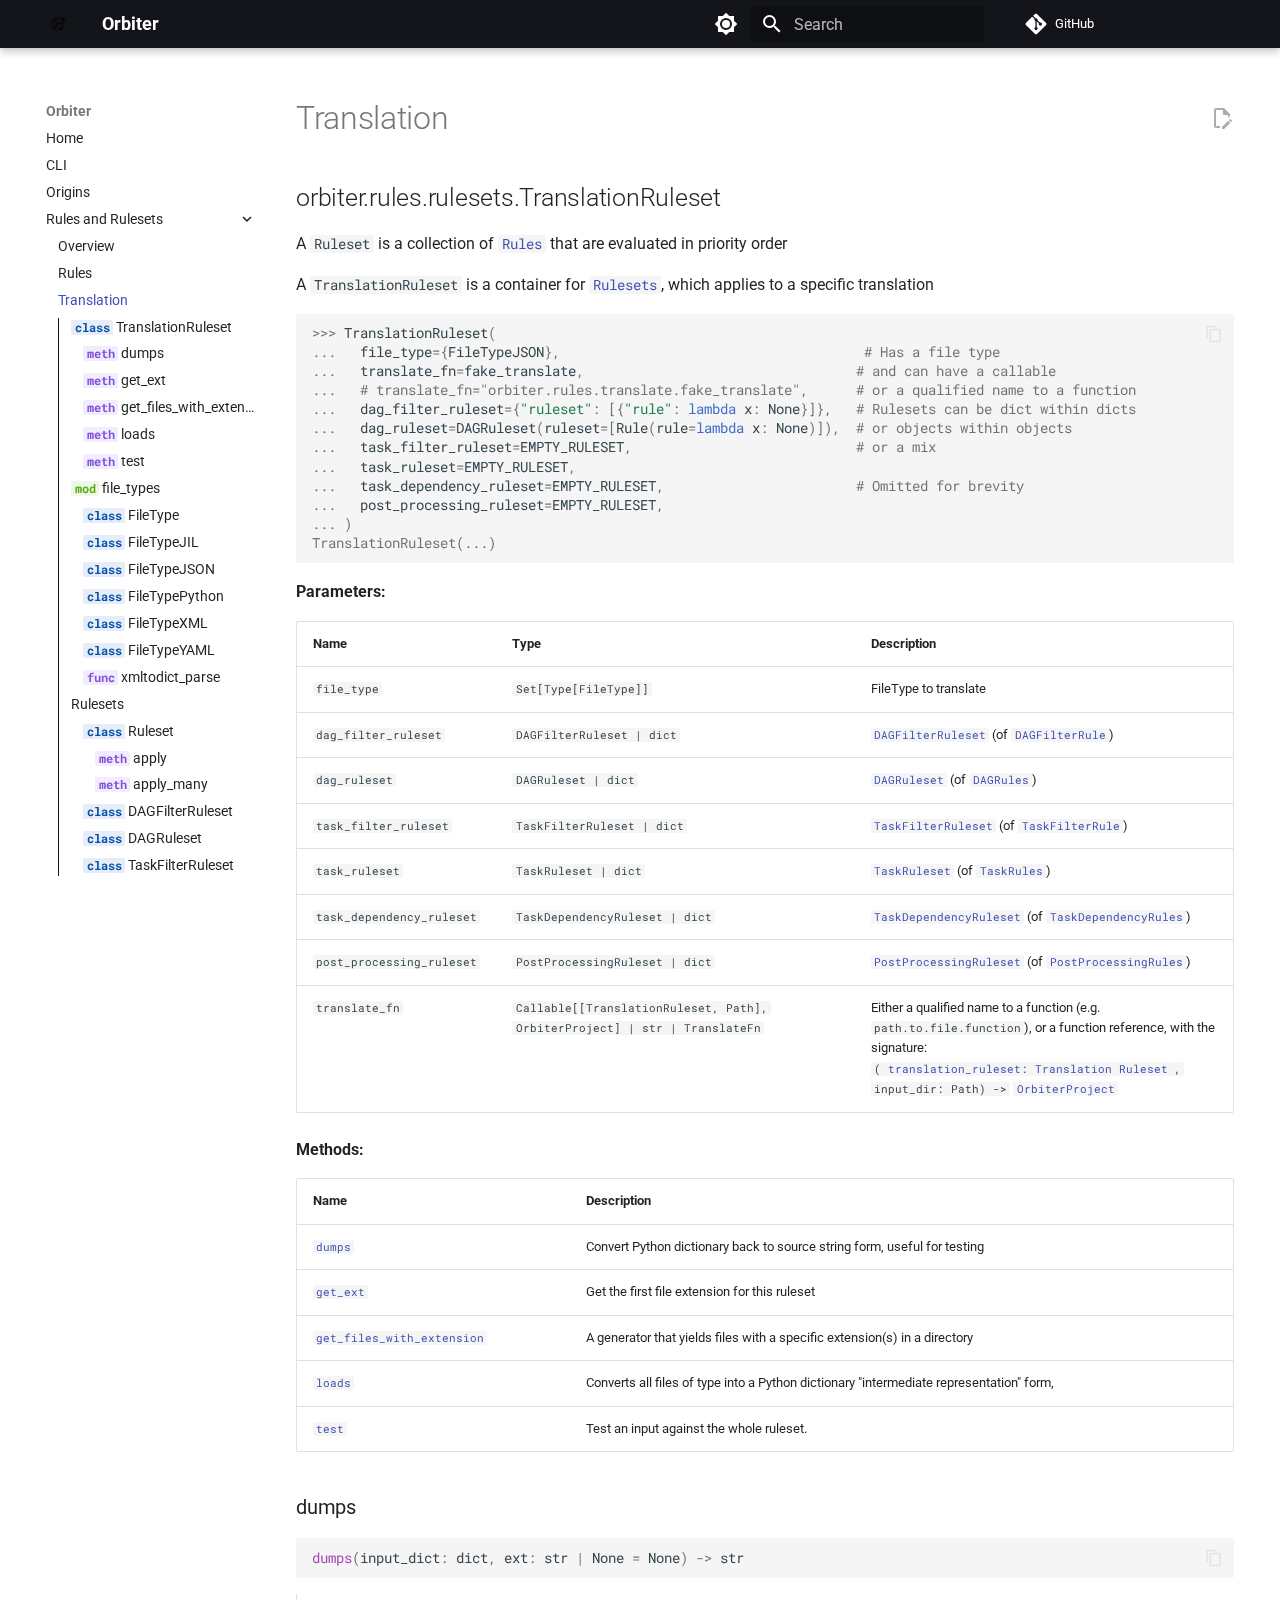
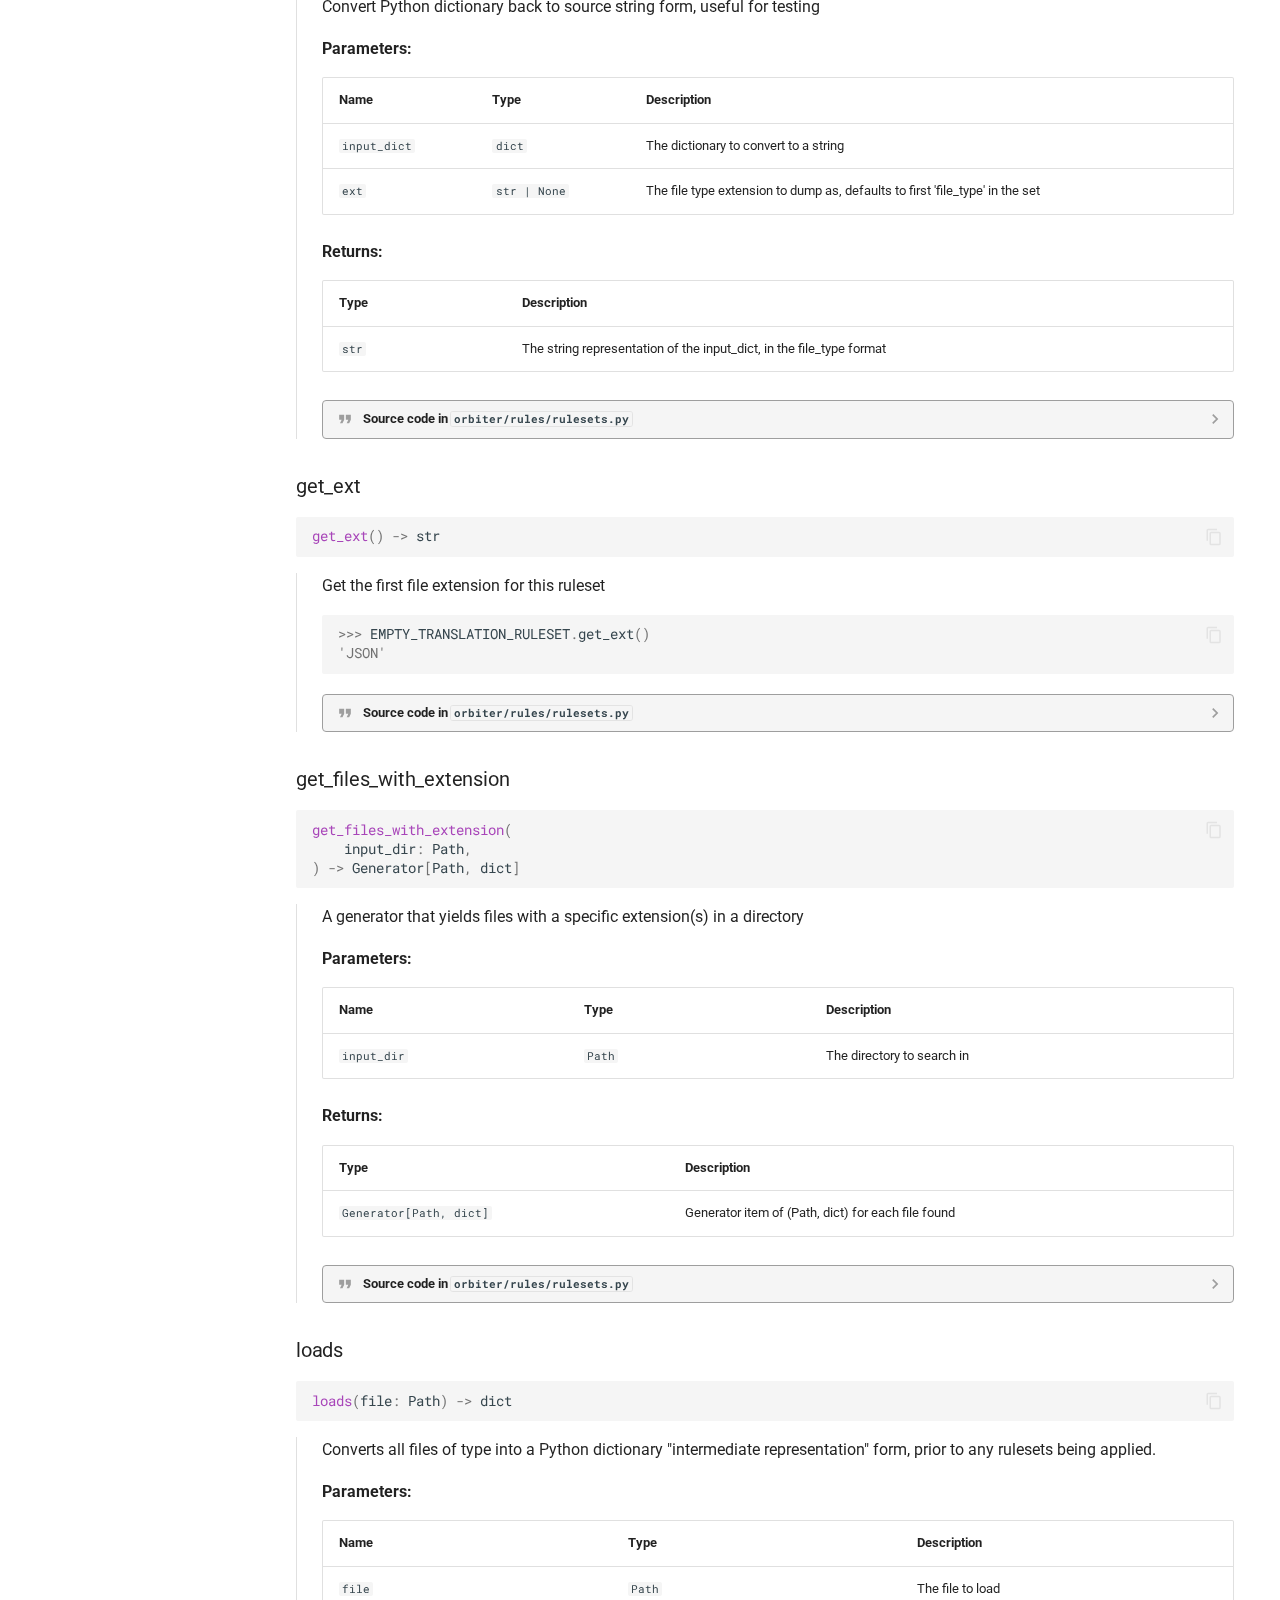
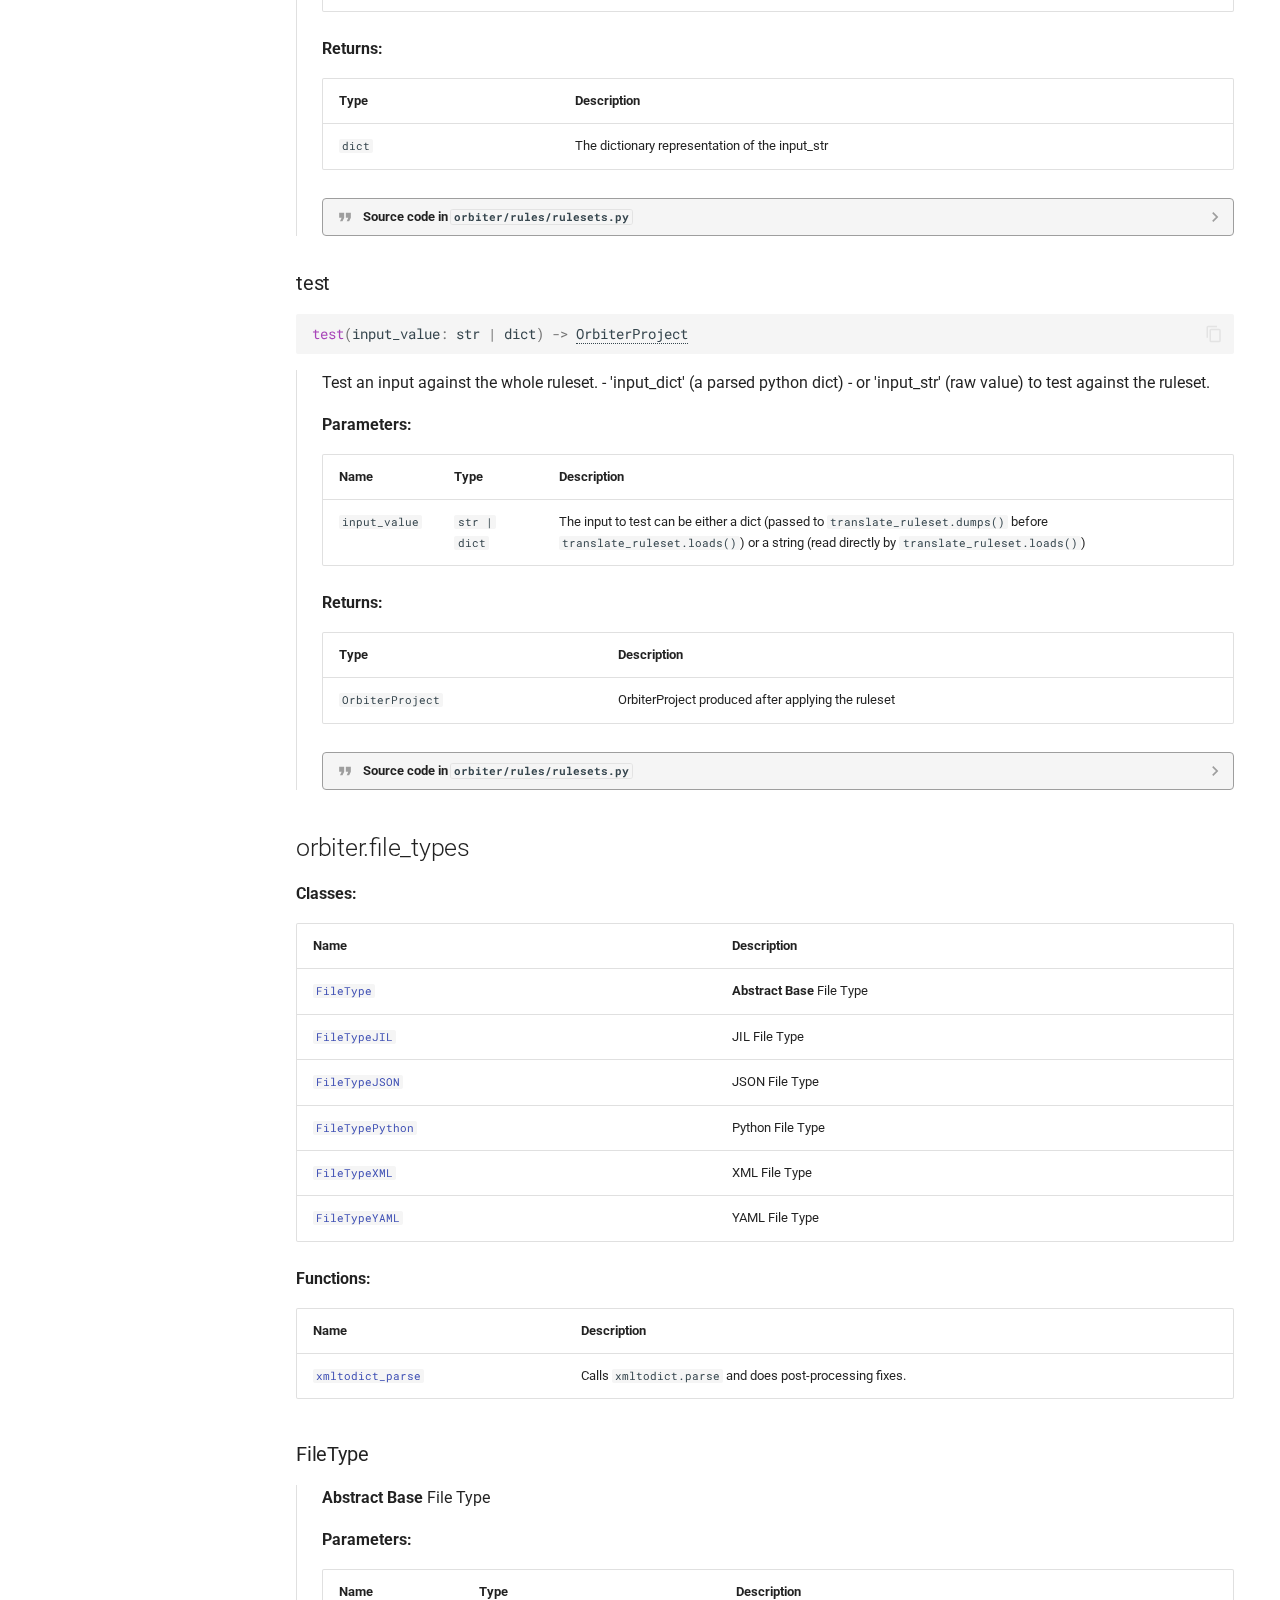
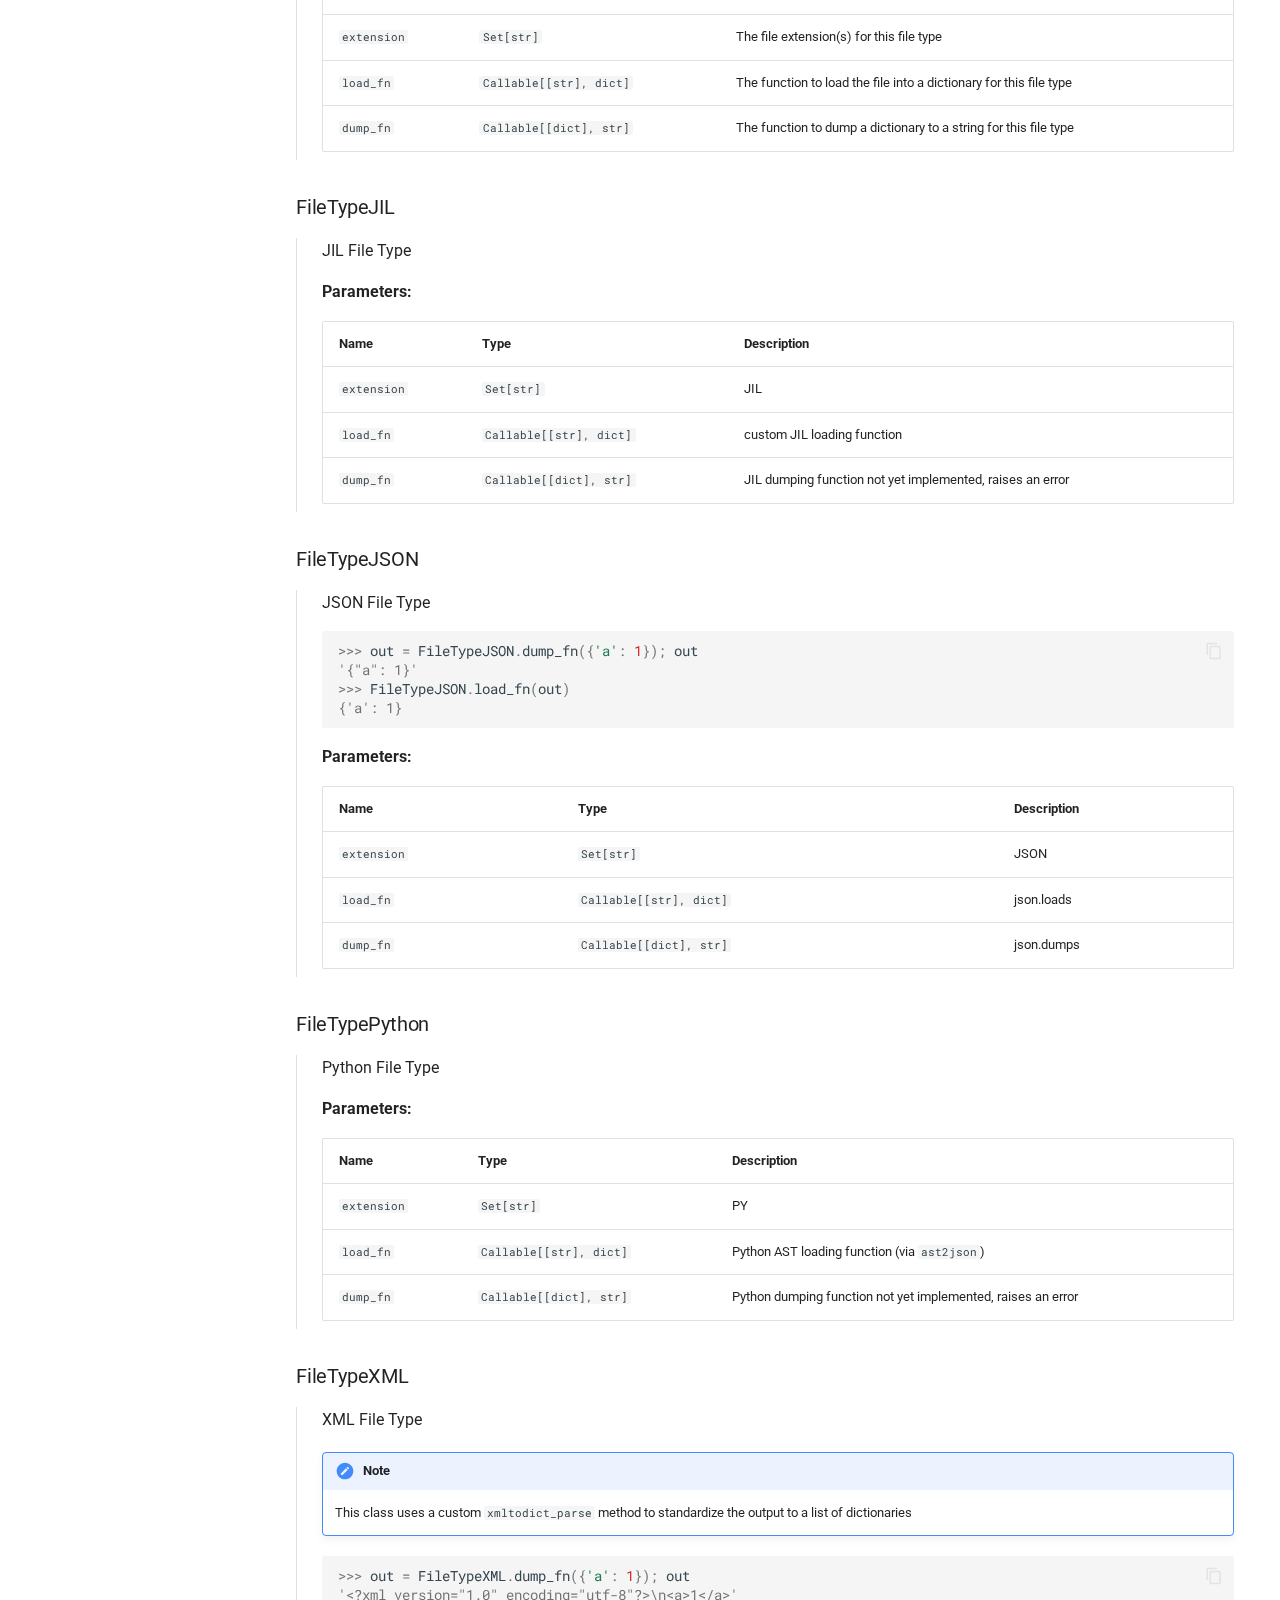
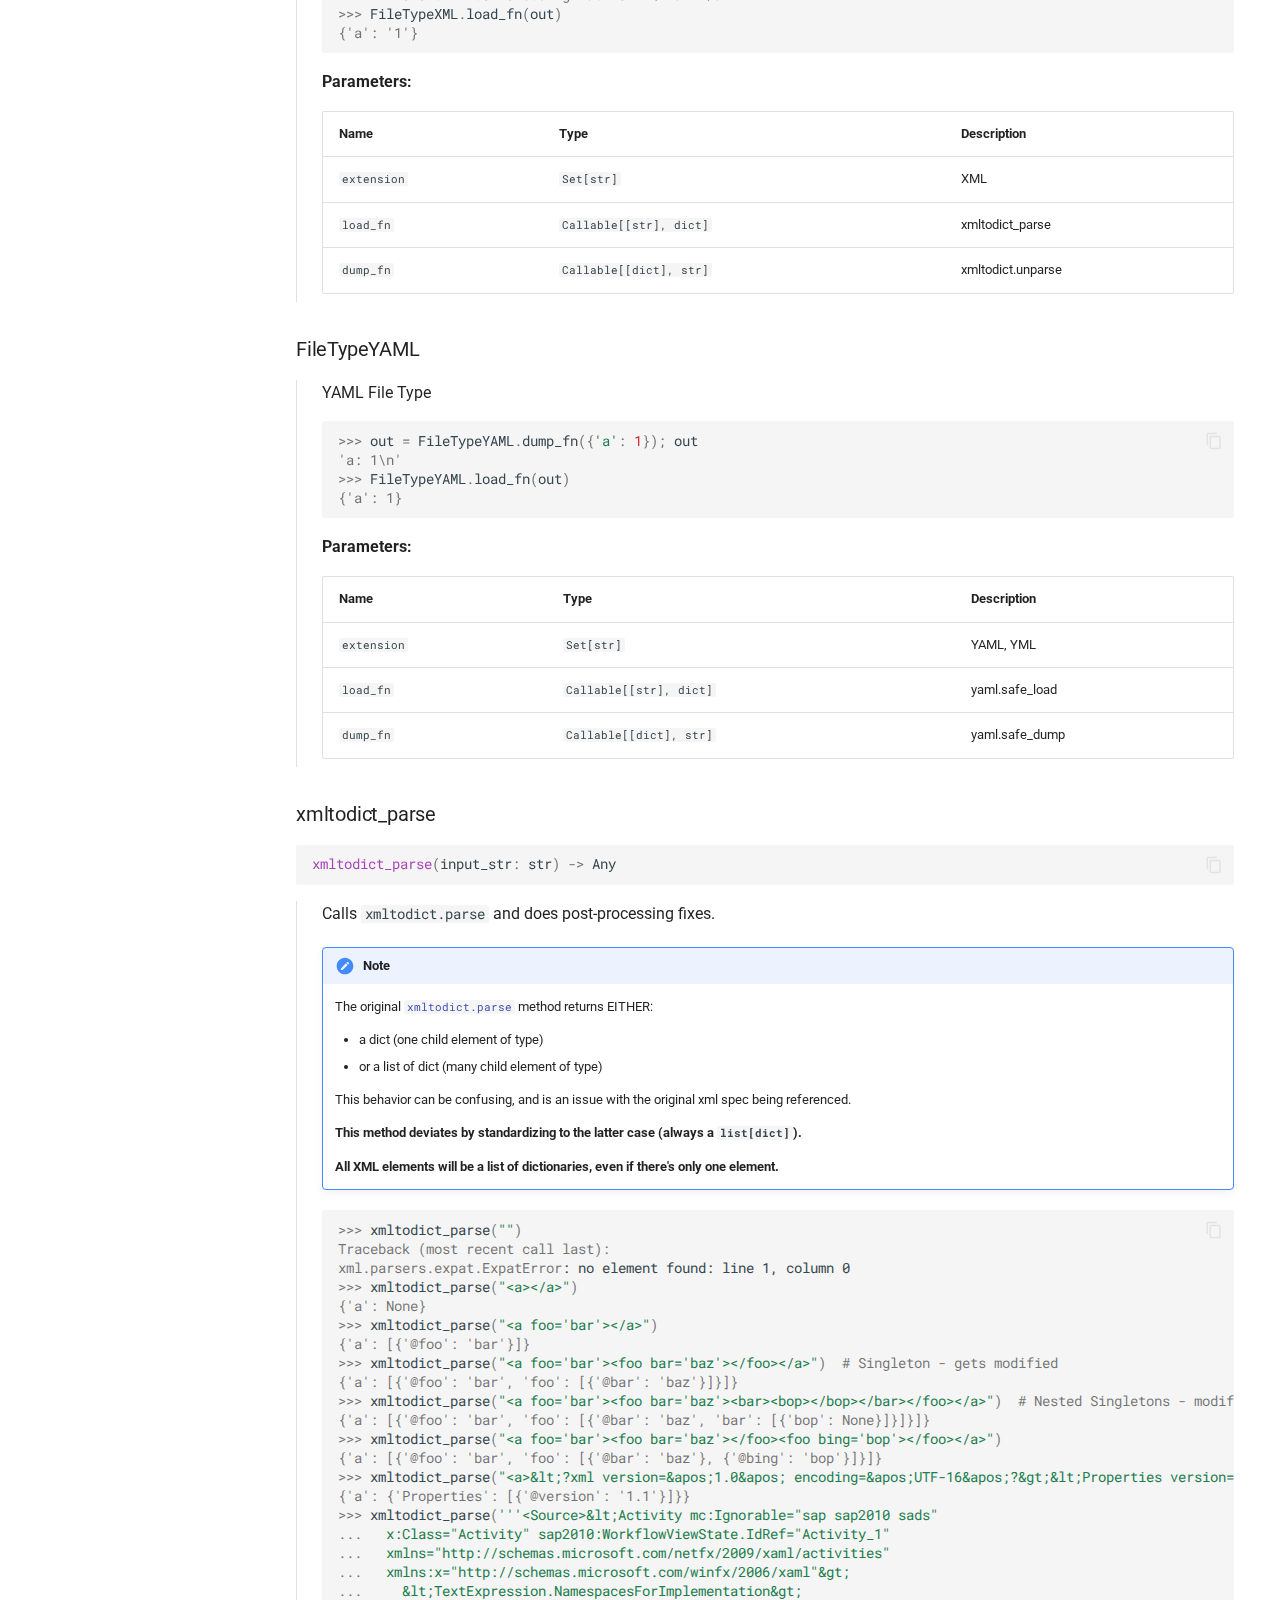
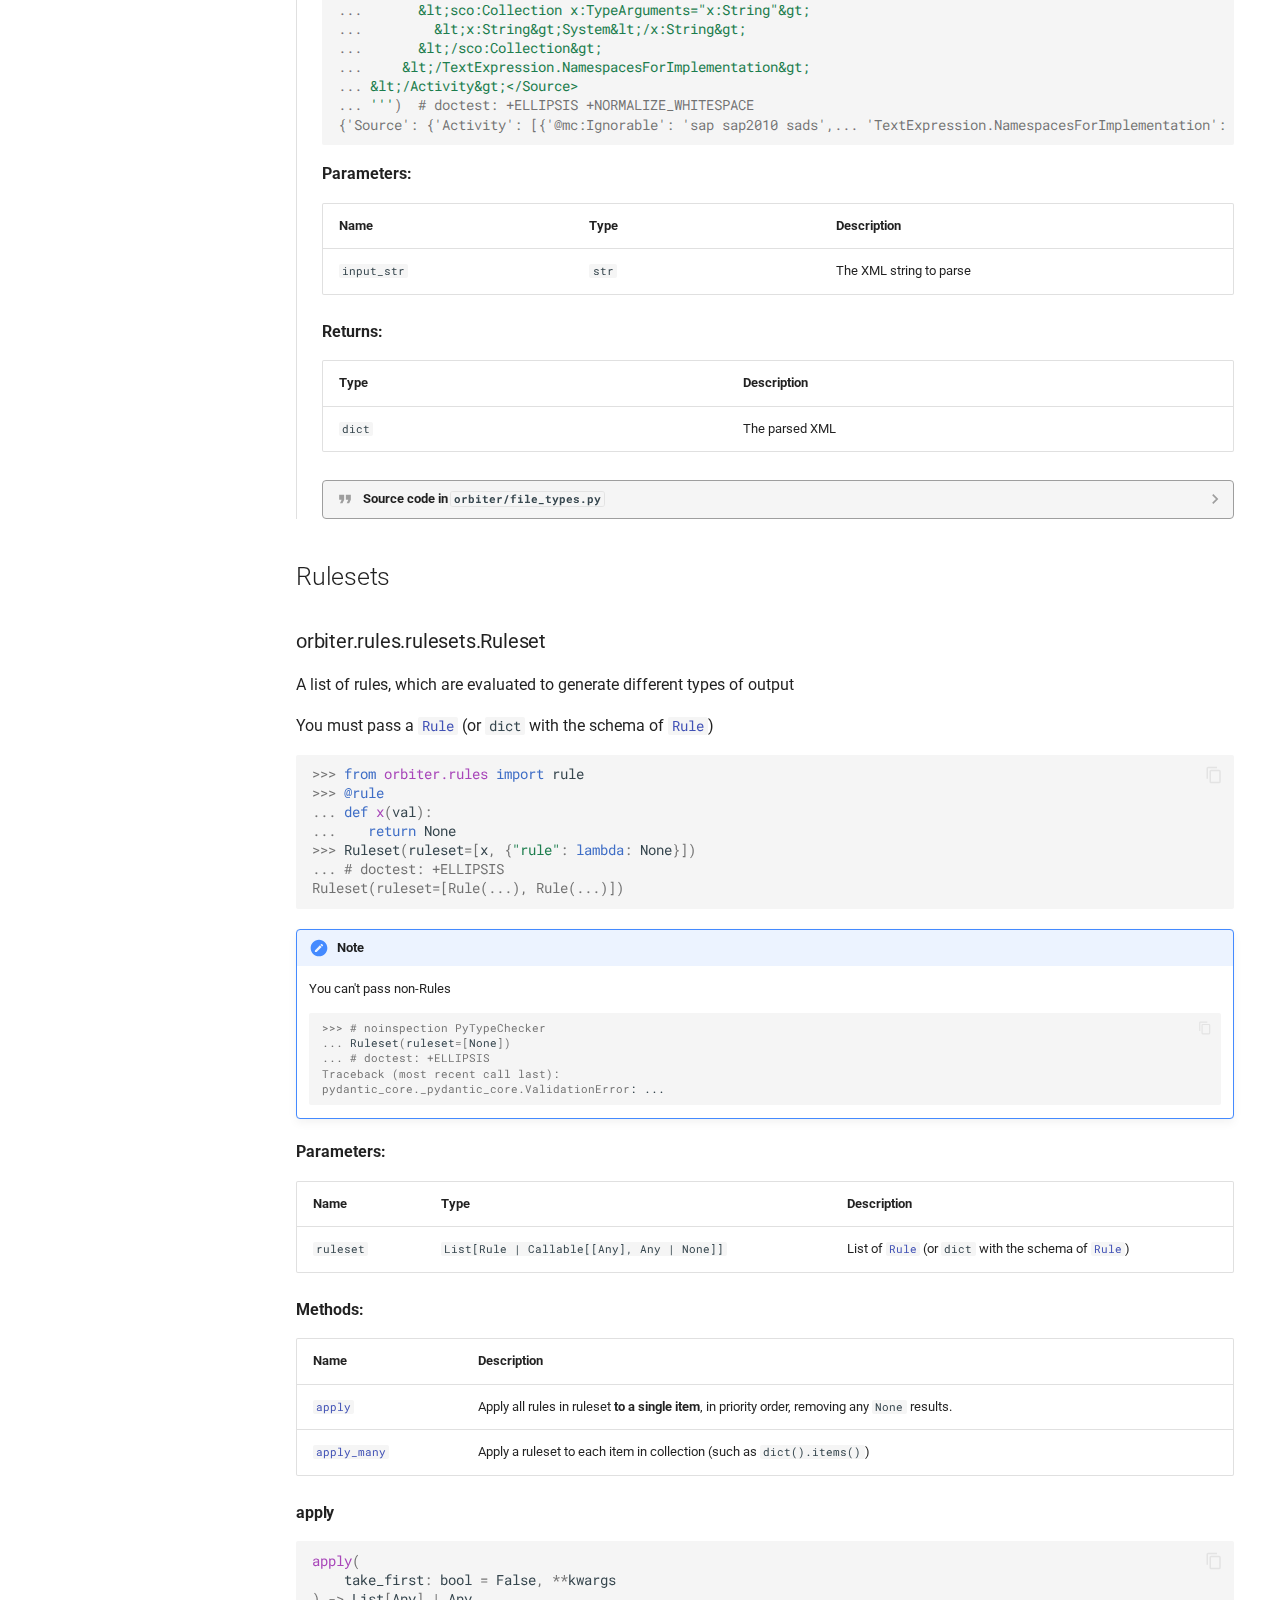
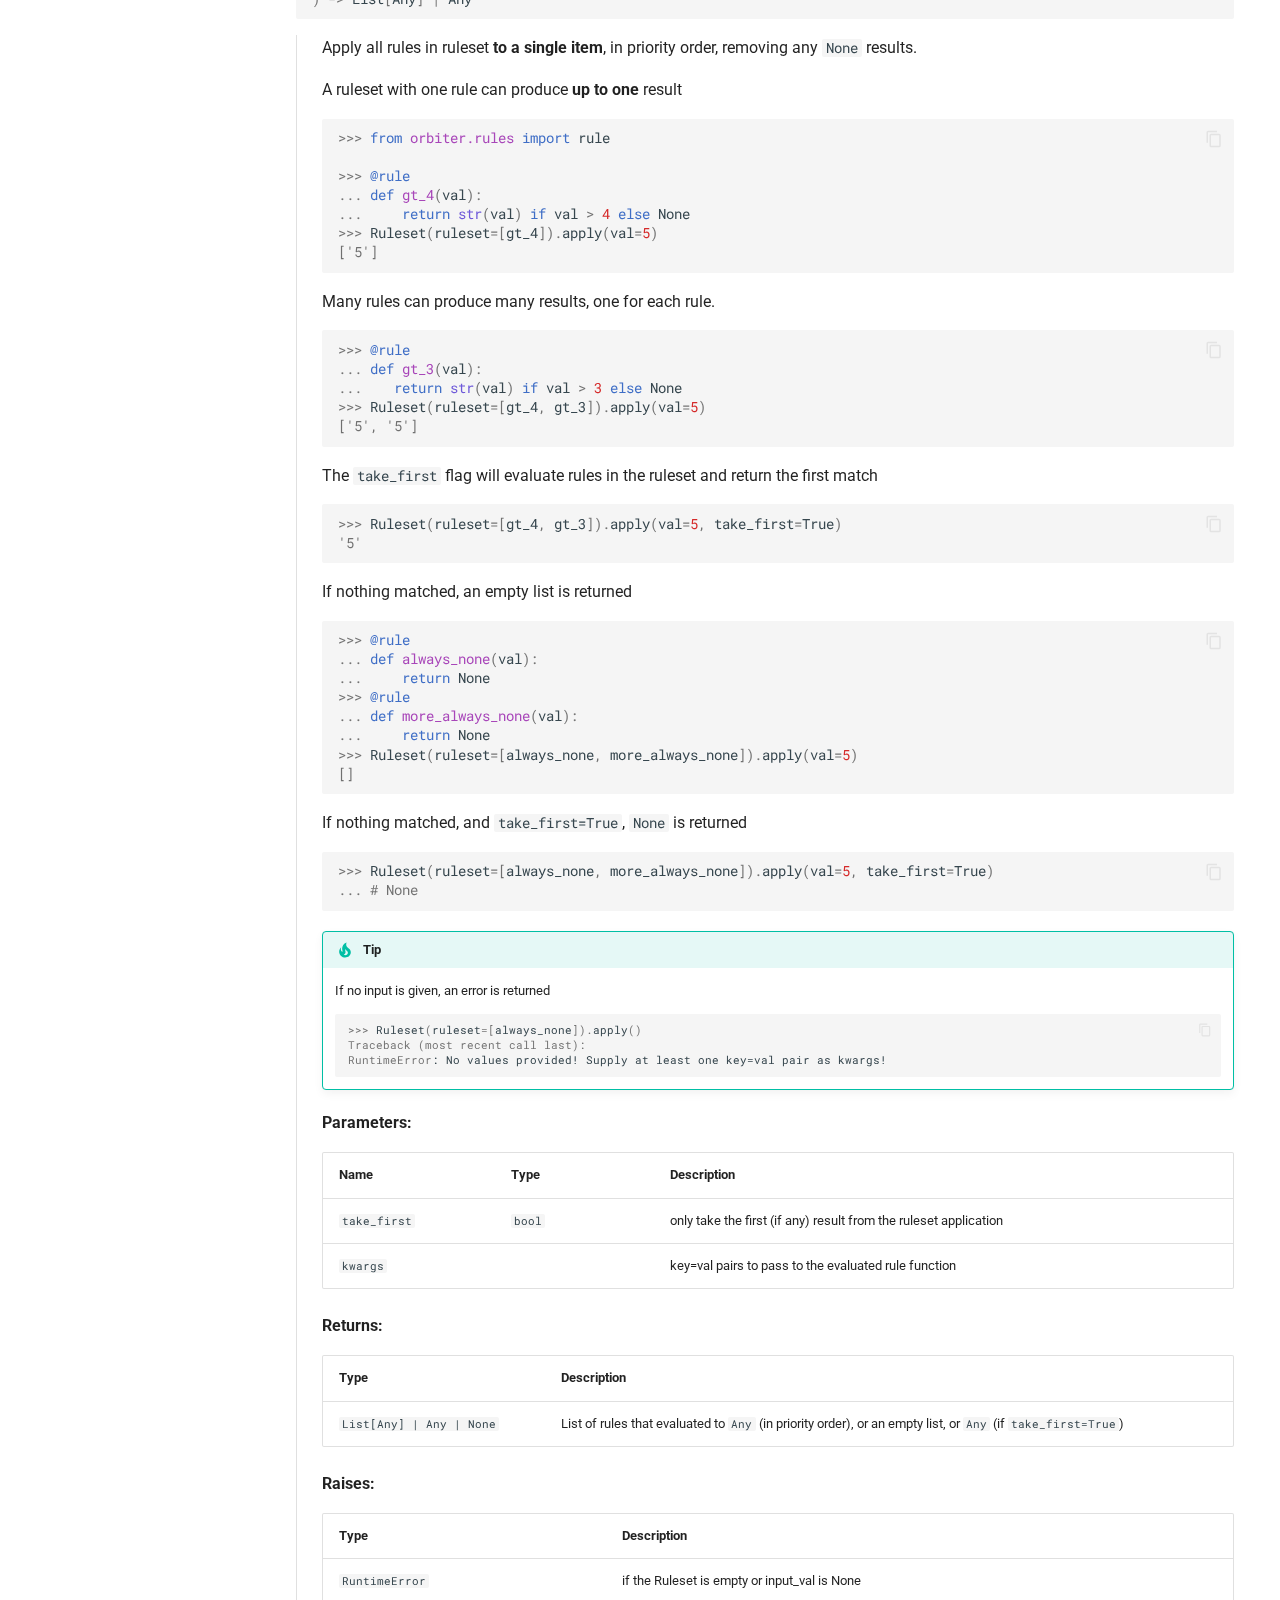
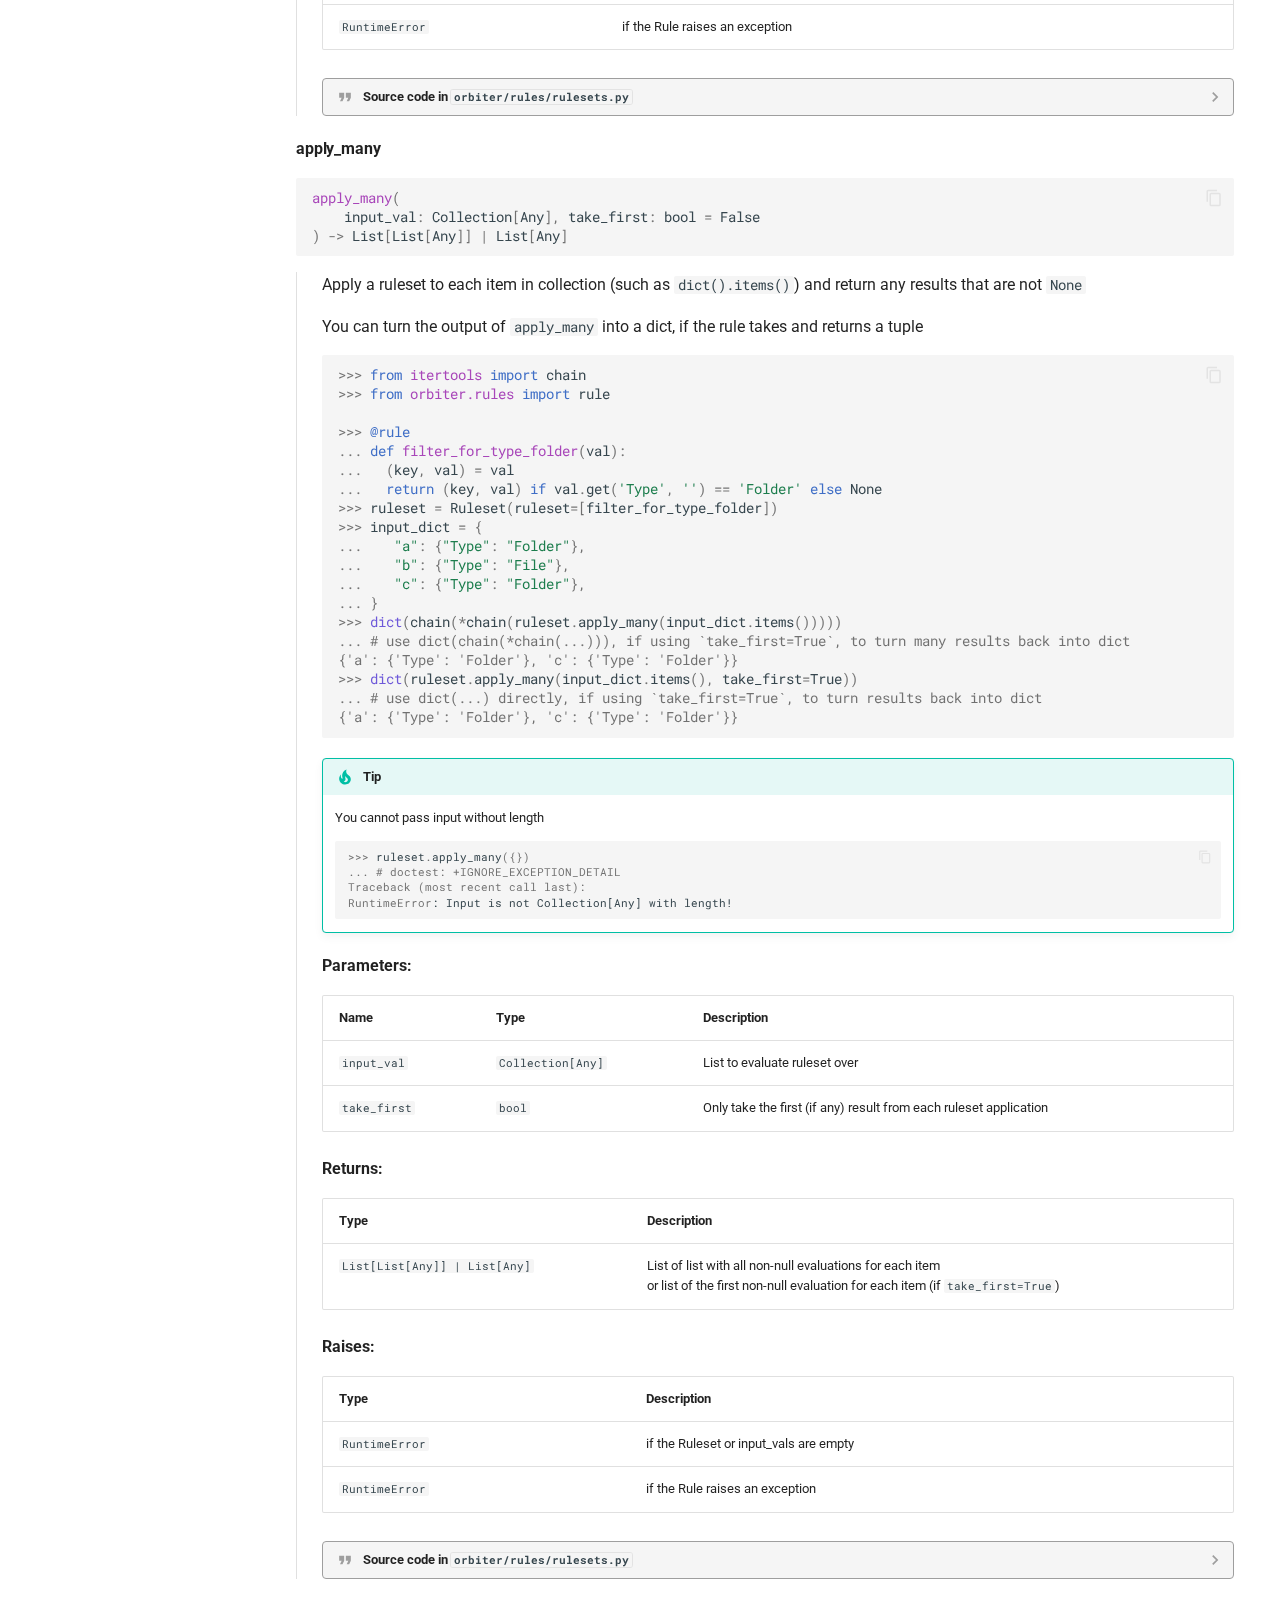
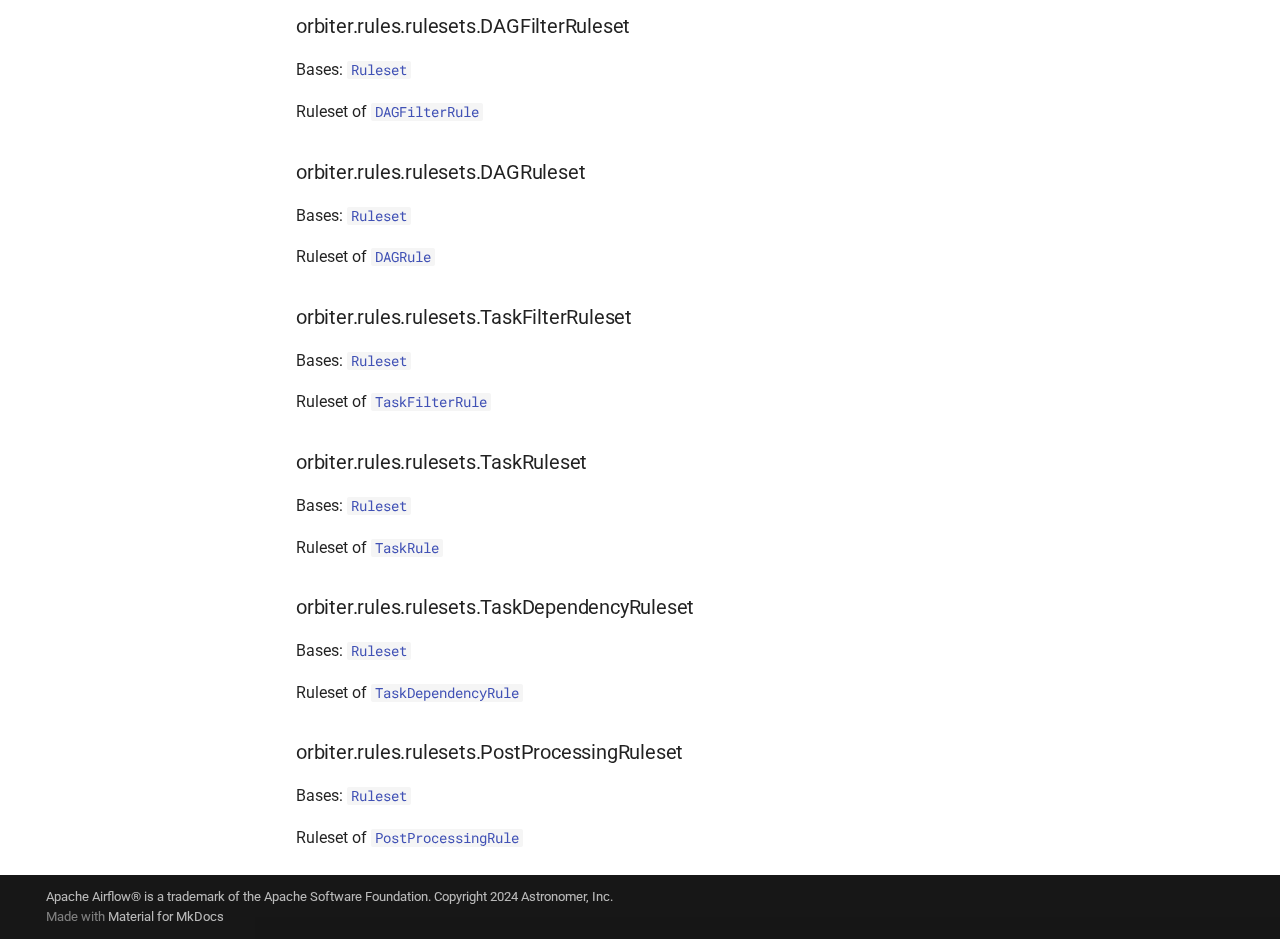
<file: Rules_and_Rulesets/rulesets/index.html>
<!doctype html>
<html lang="en" class="no-js">
  <head>
    
      <meta charset="utf-8">
      <meta name="viewport" content="width=device-width,initial-scale=1">
      
      
      
        <link rel="canonical" href="https://astronomer.github.io/orbiter/Rules_and_Rulesets/rulesets/">
      
      
        <link rel="prev" href="../rules/">
      
      
        <link rel="next" href="../template/">
      
      
      <link rel="icon" href="../../orbiter.png">
      <meta name="generator" content="mkdocs-1.6.1, mkdocs-material-9.6.11">
    
    
      
        <title>Translation - Orbiter</title>
      
    
    
      <link rel="stylesheet" href="../../assets/stylesheets/main.4af4bdda.min.css">
      
        
        <link rel="stylesheet" href="../../assets/stylesheets/palette.06af60db.min.css">
      
      


    
    
      
    
    
      
        
        
        <link rel="preconnect" href="https://fonts.gstatic.com" crossorigin>
        <link rel="stylesheet" href="https://fonts.googleapis.com/css?family=Roboto:300,300i,400,400i,700,700i%7CRoboto+Mono:400,400i,700,700i&display=fallback">
        <style>:root{--md-text-font:"Roboto";--md-code-font:"Roboto Mono"}</style>
      
    
    
      <link rel="stylesheet" href="../../assets/_markdown_exec_pyodide.css">
    
      <link rel="stylesheet" href="../../assets/_mkdocstrings.css">
    
      <link rel="stylesheet" href="../../style.css">
    
    <script>__md_scope=new URL("../..",location),__md_hash=e=>[...e].reduce(((e,_)=>(e<<5)-e+_.charCodeAt(0)),0),__md_get=(e,_=localStorage,t=__md_scope)=>JSON.parse(_.getItem(t.pathname+"."+e)),__md_set=(e,_,t=localStorage,a=__md_scope)=>{try{t.setItem(a.pathname+"."+e,JSON.stringify(_))}catch(e){}}</script>
    
      

    
    
    
  </head>
  
  
    
    
      
    
    
    
    
    <body dir="ltr" data-md-color-scheme="default" data-md-color-primary="black" data-md-color-accent="indigo">
  
    
    <input class="md-toggle" data-md-toggle="drawer" type="checkbox" id="__drawer" autocomplete="off">
    <input class="md-toggle" data-md-toggle="search" type="checkbox" id="__search" autocomplete="off">
    <label class="md-overlay" for="__drawer"></label>
    <div data-md-component="skip">
      
        
        <a href="#translation" class="md-skip">
          Skip to content
        </a>
      
    </div>
    <div data-md-component="announce">
      
    </div>
    
    
      

  

<header class="md-header md-header--shadow" data-md-component="header">
  <nav class="md-header__inner md-grid" aria-label="Header">
    <a href="../.." title="Orbiter" class="md-header__button md-logo" aria-label="Orbiter" data-md-component="logo">
      
  <img src="../../orbiter.svg" alt="logo">

    </a>
    <label class="md-header__button md-icon" for="__drawer">
      
      <svg xmlns="http://www.w3.org/2000/svg" viewBox="0 0 24 24"><path d="M3 6h18v2H3zm0 5h18v2H3zm0 5h18v2H3z"/></svg>
    </label>
    <div class="md-header__title" data-md-component="header-title">
      <div class="md-header__ellipsis">
        <div class="md-header__topic">
          <span class="md-ellipsis">
            Orbiter
          </span>
        </div>
        <div class="md-header__topic" data-md-component="header-topic">
          <span class="md-ellipsis">
            
              Translation
            
          </span>
        </div>
      </div>
    </div>
    
      
        <form class="md-header__option" data-md-component="palette">
  
    
    
    
    <input class="md-option" data-md-color-media="(prefers-color-scheme: light)" data-md-color-scheme="default" data-md-color-primary="black" data-md-color-accent="indigo"  aria-label="Switch to dark mode"  type="radio" name="__palette" id="__palette_0">
    
      <label class="md-header__button md-icon" title="Switch to dark mode" for="__palette_1" hidden>
        <svg xmlns="http://www.w3.org/2000/svg" viewBox="0 0 24 24"><path d="M12 8a4 4 0 0 0-4 4 4 4 0 0 0 4 4 4 4 0 0 0 4-4 4 4 0 0 0-4-4m0 10a6 6 0 0 1-6-6 6 6 0 0 1 6-6 6 6 0 0 1 6 6 6 6 0 0 1-6 6m8-9.31V4h-4.69L12 .69 8.69 4H4v4.69L.69 12 4 15.31V20h4.69L12 23.31 15.31 20H20v-4.69L23.31 12z"/></svg>
      </label>
    
  
    
    
    
    <input class="md-option" data-md-color-media="(prefers-color-scheme: dark)" data-md-color-scheme="slate" data-md-color-primary="black" data-md-color-accent="indigo"  aria-label="Switch to light mode"  type="radio" name="__palette" id="__palette_1">
    
      <label class="md-header__button md-icon" title="Switch to light mode" for="__palette_0" hidden>
        <svg xmlns="http://www.w3.org/2000/svg" viewBox="0 0 24 24"><path d="M12 18c-.89 0-1.74-.2-2.5-.55C11.56 16.5 13 14.42 13 12s-1.44-4.5-3.5-5.45C10.26 6.2 11.11 6 12 6a6 6 0 0 1 6 6 6 6 0 0 1-6 6m8-9.31V4h-4.69L12 .69 8.69 4H4v4.69L.69 12 4 15.31V20h4.69L12 23.31 15.31 20H20v-4.69L23.31 12z"/></svg>
      </label>
    
  
</form>
      
    
    
      <script>var palette=__md_get("__palette");if(palette&&palette.color){if("(prefers-color-scheme)"===palette.color.media){var media=matchMedia("(prefers-color-scheme: light)"),input=document.querySelector(media.matches?"[data-md-color-media='(prefers-color-scheme: light)']":"[data-md-color-media='(prefers-color-scheme: dark)']");palette.color.media=input.getAttribute("data-md-color-media"),palette.color.scheme=input.getAttribute("data-md-color-scheme"),palette.color.primary=input.getAttribute("data-md-color-primary"),palette.color.accent=input.getAttribute("data-md-color-accent")}for(var[key,value]of Object.entries(palette.color))document.body.setAttribute("data-md-color-"+key,value)}</script>
    
    
    
      
      
        <label class="md-header__button md-icon" for="__search">
          
          <svg xmlns="http://www.w3.org/2000/svg" viewBox="0 0 24 24"><path d="M9.5 3A6.5 6.5 0 0 1 16 9.5c0 1.61-.59 3.09-1.56 4.23l.27.27h.79l5 5-1.5 1.5-5-5v-.79l-.27-.27A6.52 6.52 0 0 1 9.5 16 6.5 6.5 0 0 1 3 9.5 6.5 6.5 0 0 1 9.5 3m0 2C7 5 5 7 5 9.5S7 14 9.5 14 14 12 14 9.5 12 5 9.5 5"/></svg>
        </label>
        <div class="md-search" data-md-component="search" role="dialog">
  <label class="md-search__overlay" for="__search"></label>
  <div class="md-search__inner" role="search">
    <form class="md-search__form" name="search">
      <input type="text" class="md-search__input" name="query" aria-label="Search" placeholder="Search" autocapitalize="off" autocorrect="off" autocomplete="off" spellcheck="false" data-md-component="search-query" required>
      <label class="md-search__icon md-icon" for="__search">
        
        <svg xmlns="http://www.w3.org/2000/svg" viewBox="0 0 24 24"><path d="M9.5 3A6.5 6.5 0 0 1 16 9.5c0 1.61-.59 3.09-1.56 4.23l.27.27h.79l5 5-1.5 1.5-5-5v-.79l-.27-.27A6.52 6.52 0 0 1 9.5 16 6.5 6.5 0 0 1 3 9.5 6.5 6.5 0 0 1 9.5 3m0 2C7 5 5 7 5 9.5S7 14 9.5 14 14 12 14 9.5 12 5 9.5 5"/></svg>
        
        <svg xmlns="http://www.w3.org/2000/svg" viewBox="0 0 24 24"><path d="M20 11v2H8l5.5 5.5-1.42 1.42L4.16 12l7.92-7.92L13.5 5.5 8 11z"/></svg>
      </label>
      <nav class="md-search__options" aria-label="Search">
        
          <a href="javascript:void(0)" class="md-search__icon md-icon" title="Share" aria-label="Share" data-clipboard data-clipboard-text="" data-md-component="search-share" tabindex="-1">
            
            <svg xmlns="http://www.w3.org/2000/svg" viewBox="0 0 24 24"><path d="M18 16.08c-.76 0-1.44.3-1.96.77L8.91 12.7c.05-.23.09-.46.09-.7s-.04-.47-.09-.7l7.05-4.11c.54.5 1.25.81 2.04.81a3 3 0 0 0 3-3 3 3 0 0 0-3-3 3 3 0 0 0-3 3c0 .24.04.47.09.7L8.04 9.81C7.5 9.31 6.79 9 6 9a3 3 0 0 0-3 3 3 3 0 0 0 3 3c.79 0 1.5-.31 2.04-.81l7.12 4.15c-.05.21-.08.43-.08.66 0 1.61 1.31 2.91 2.92 2.91s2.92-1.3 2.92-2.91A2.92 2.92 0 0 0 18 16.08"/></svg>
          </a>
        
        <button type="reset" class="md-search__icon md-icon" title="Clear" aria-label="Clear" tabindex="-1">
          
          <svg xmlns="http://www.w3.org/2000/svg" viewBox="0 0 24 24"><path d="M19 6.41 17.59 5 12 10.59 6.41 5 5 6.41 10.59 12 5 17.59 6.41 19 12 13.41 17.59 19 19 17.59 13.41 12z"/></svg>
        </button>
      </nav>
      
        <div class="md-search__suggest" data-md-component="search-suggest"></div>
      
    </form>
    <div class="md-search__output">
      <div class="md-search__scrollwrap" tabindex="0" data-md-scrollfix>
        <div class="md-search-result" data-md-component="search-result">
          <div class="md-search-result__meta">
            Initializing search
          </div>
          <ol class="md-search-result__list" role="presentation"></ol>
        </div>
      </div>
    </div>
  </div>
</div>
      
    
    
      <div class="md-header__source">
        <a href="https://github.com/astronomer/orbiter" title="Go to repository" class="md-source" data-md-component="source">
  <div class="md-source__icon md-icon">
    
    <svg xmlns="http://www.w3.org/2000/svg" viewBox="0 0 448 512"><!--! Font Awesome Free 6.7.2 by @fontawesome - https://fontawesome.com License - https://fontawesome.com/license/free (Icons: CC BY 4.0, Fonts: SIL OFL 1.1, Code: MIT License) Copyright 2024 Fonticons, Inc.--><path d="M439.55 236.05 244 40.45a28.87 28.87 0 0 0-40.81 0l-40.66 40.63 51.52 51.52c27.06-9.14 52.68 16.77 43.39 43.68l49.66 49.66c34.23-11.8 61.18 31 35.47 56.69-26.49 26.49-70.21-2.87-56-37.34L240.22 199v121.85c25.3 12.54 22.26 41.85 9.08 55a34.34 34.34 0 0 1-48.55 0c-17.57-17.6-11.07-46.91 11.25-56v-123c-20.8-8.51-24.6-30.74-18.64-45L142.57 101 8.45 235.14a28.86 28.86 0 0 0 0 40.81l195.61 195.6a28.86 28.86 0 0 0 40.8 0l194.69-194.69a28.86 28.86 0 0 0 0-40.81"/></svg>
  </div>
  <div class="md-source__repository">
    GitHub
  </div>
</a>
      </div>
    
  </nav>
  
</header>
    
    <div class="md-container" data-md-component="container">
      
      
        
          
        
      
      <main class="md-main" data-md-component="main">
        <div class="md-main__inner md-grid">
          
            
              
              <div class="md-sidebar md-sidebar--primary" data-md-component="sidebar" data-md-type="navigation" >
                <div class="md-sidebar__scrollwrap">
                  <div class="md-sidebar__inner">
                    



  

<nav class="md-nav md-nav--primary md-nav--integrated" aria-label="Navigation" data-md-level="0">
  <label class="md-nav__title" for="__drawer">
    <a href="../.." title="Orbiter" class="md-nav__button md-logo" aria-label="Orbiter" data-md-component="logo">
      
  <img src="../../orbiter.svg" alt="logo">

    </a>
    Orbiter
  </label>
  
    <div class="md-nav__source">
      <a href="https://github.com/astronomer/orbiter" title="Go to repository" class="md-source" data-md-component="source">
  <div class="md-source__icon md-icon">
    
    <svg xmlns="http://www.w3.org/2000/svg" viewBox="0 0 448 512"><!--! Font Awesome Free 6.7.2 by @fontawesome - https://fontawesome.com License - https://fontawesome.com/license/free (Icons: CC BY 4.0, Fonts: SIL OFL 1.1, Code: MIT License) Copyright 2024 Fonticons, Inc.--><path d="M439.55 236.05 244 40.45a28.87 28.87 0 0 0-40.81 0l-40.66 40.63 51.52 51.52c27.06-9.14 52.68 16.77 43.39 43.68l49.66 49.66c34.23-11.8 61.18 31 35.47 56.69-26.49 26.49-70.21-2.87-56-37.34L240.22 199v121.85c25.3 12.54 22.26 41.85 9.08 55a34.34 34.34 0 0 1-48.55 0c-17.57-17.6-11.07-46.91 11.25-56v-123c-20.8-8.51-24.6-30.74-18.64-45L142.57 101 8.45 235.14a28.86 28.86 0 0 0 0 40.81l195.61 195.6a28.86 28.86 0 0 0 40.8 0l194.69-194.69a28.86 28.86 0 0 0 0-40.81"/></svg>
  </div>
  <div class="md-source__repository">
    GitHub
  </div>
</a>
    </div>
  
  <ul class="md-nav__list" data-md-scrollfix>
    
      
      
  
  
  
  
    <li class="md-nav__item">
      <a href="../.." class="md-nav__link">
        
  
  
  <span class="md-ellipsis">
    Home
    
  </span>
  

      </a>
    </li>
  

    
      
      
  
  
  
  
    <li class="md-nav__item">
      <a href="../../cli/" class="md-nav__link">
        
  
  
  <span class="md-ellipsis">
    CLI
    
  </span>
  

      </a>
    </li>
  

    
      
      
  
  
  
  
    <li class="md-nav__item">
      <a href="../../origins/" class="md-nav__link">
        
  
  
  <span class="md-ellipsis">
    Origins
    
  </span>
  

      </a>
    </li>
  

    
      
      
  
  
    
  
  
  
    
    
    
    
    
    <li class="md-nav__item md-nav__item--active md-nav__item--nested">
      
        
        
        <input class="md-nav__toggle md-toggle " type="checkbox" id="__nav_4" checked>
        
          
          <label class="md-nav__link" for="__nav_4" id="__nav_4_label" tabindex="0">
            
  
  
  <span class="md-ellipsis">
    Rules and Rulesets
    
  </span>
  

            <span class="md-nav__icon md-icon"></span>
          </label>
        
        <nav class="md-nav" data-md-level="1" aria-labelledby="__nav_4_label" aria-expanded="true">
          <label class="md-nav__title" for="__nav_4">
            <span class="md-nav__icon md-icon"></span>
            Rules and Rulesets
          </label>
          <ul class="md-nav__list" data-md-scrollfix>
            
              
                
  
  
  
  
    <li class="md-nav__item">
      <a href="../" class="md-nav__link">
        
  
  
  <span class="md-ellipsis">
    Overview
    
  </span>
  

      </a>
    </li>
  

              
            
              
                
  
  
  
  
    <li class="md-nav__item">
      <a href="../rules/" class="md-nav__link">
        
  
  
  <span class="md-ellipsis">
    Rules
    
  </span>
  

      </a>
    </li>
  

              
            
              
                
  
  
    
  
  
  
    <li class="md-nav__item md-nav__item--active">
      
      <input class="md-nav__toggle md-toggle" type="checkbox" id="__toc">
      
      
        
      
      
        <label class="md-nav__link md-nav__link--active" for="__toc">
          
  
  
  <span class="md-ellipsis">
    Translation
    
  </span>
  

          <span class="md-nav__icon md-icon"></span>
        </label>
      
      <a href="./" class="md-nav__link md-nav__link--active">
        
  
  
  <span class="md-ellipsis">
    Translation
    
  </span>
  

      </a>
      
        

<nav class="md-nav md-nav--secondary" aria-label="Table of contents">
  
  
  
    
  
  
    <label class="md-nav__title" for="__toc">
      <span class="md-nav__icon md-icon"></span>
      Table of contents
    </label>
    <ul class="md-nav__list" data-md-component="toc" data-md-scrollfix>
      
        <li class="md-nav__item">
  <a href="#orbiter.rules.rulesets.TranslationRuleset" class="md-nav__link">
    <span class="md-ellipsis">
      <code class="doc-symbol doc-symbol-toc doc-symbol-class"></code>&nbsp;TranslationRuleset
    </span>
  </a>
  
    <nav class="md-nav" aria-label=" TranslationRuleset">
      <ul class="md-nav__list">
        
          <li class="md-nav__item">
  <a href="#orbiter.rules.rulesets.TranslationRuleset.dumps" class="md-nav__link">
    <span class="md-ellipsis">
      <code class="doc-symbol doc-symbol-toc doc-symbol-method"></code>&nbsp;dumps
    </span>
  </a>
  
</li>
        
          <li class="md-nav__item">
  <a href="#orbiter.rules.rulesets.TranslationRuleset.get_ext" class="md-nav__link">
    <span class="md-ellipsis">
      <code class="doc-symbol doc-symbol-toc doc-symbol-method"></code>&nbsp;get_ext
    </span>
  </a>
  
</li>
        
          <li class="md-nav__item">
  <a href="#orbiter.rules.rulesets.TranslationRuleset.get_files_with_extension" class="md-nav__link">
    <span class="md-ellipsis">
      <code class="doc-symbol doc-symbol-toc doc-symbol-method"></code>&nbsp;get_files_with_extension
    </span>
  </a>
  
</li>
        
          <li class="md-nav__item">
  <a href="#orbiter.rules.rulesets.TranslationRuleset.loads" class="md-nav__link">
    <span class="md-ellipsis">
      <code class="doc-symbol doc-symbol-toc doc-symbol-method"></code>&nbsp;loads
    </span>
  </a>
  
</li>
        
          <li class="md-nav__item">
  <a href="#orbiter.rules.rulesets.TranslationRuleset.test" class="md-nav__link">
    <span class="md-ellipsis">
      <code class="doc-symbol doc-symbol-toc doc-symbol-method"></code>&nbsp;test
    </span>
  </a>
  
</li>
        
      </ul>
    </nav>
  
</li>
      
        <li class="md-nav__item">
  <a href="#orbiter.file_types" class="md-nav__link">
    <span class="md-ellipsis">
      <code class="doc-symbol doc-symbol-toc doc-symbol-module"></code>&nbsp;file_types
    </span>
  </a>
  
    <nav class="md-nav" aria-label=" file_types">
      <ul class="md-nav__list">
        
          <li class="md-nav__item">
  <a href="#orbiter.file_types.FileType" class="md-nav__link">
    <span class="md-ellipsis">
      <code class="doc-symbol doc-symbol-toc doc-symbol-class"></code>&nbsp;FileType
    </span>
  </a>
  
</li>
        
          <li class="md-nav__item">
  <a href="#orbiter.file_types.FileTypeJIL" class="md-nav__link">
    <span class="md-ellipsis">
      <code class="doc-symbol doc-symbol-toc doc-symbol-class"></code>&nbsp;FileTypeJIL
    </span>
  </a>
  
</li>
        
          <li class="md-nav__item">
  <a href="#orbiter.file_types.FileTypeJSON" class="md-nav__link">
    <span class="md-ellipsis">
      <code class="doc-symbol doc-symbol-toc doc-symbol-class"></code>&nbsp;FileTypeJSON
    </span>
  </a>
  
</li>
        
          <li class="md-nav__item">
  <a href="#orbiter.file_types.FileTypePython" class="md-nav__link">
    <span class="md-ellipsis">
      <code class="doc-symbol doc-symbol-toc doc-symbol-class"></code>&nbsp;FileTypePython
    </span>
  </a>
  
</li>
        
          <li class="md-nav__item">
  <a href="#orbiter.file_types.FileTypeXML" class="md-nav__link">
    <span class="md-ellipsis">
      <code class="doc-symbol doc-symbol-toc doc-symbol-class"></code>&nbsp;FileTypeXML
    </span>
  </a>
  
</li>
        
          <li class="md-nav__item">
  <a href="#orbiter.file_types.FileTypeYAML" class="md-nav__link">
    <span class="md-ellipsis">
      <code class="doc-symbol doc-symbol-toc doc-symbol-class"></code>&nbsp;FileTypeYAML
    </span>
  </a>
  
</li>
        
          <li class="md-nav__item">
  <a href="#orbiter.file_types.xmltodict_parse" class="md-nav__link">
    <span class="md-ellipsis">
      <code class="doc-symbol doc-symbol-toc doc-symbol-function"></code>&nbsp;xmltodict_parse
    </span>
  </a>
  
</li>
        
      </ul>
    </nav>
  
</li>
      
        <li class="md-nav__item">
  <a href="#rulesets" class="md-nav__link">
    <span class="md-ellipsis">
      Rulesets
    </span>
  </a>
  
    <nav class="md-nav" aria-label="Rulesets">
      <ul class="md-nav__list">
        
          <li class="md-nav__item">
  <a href="#orbiter.rules.rulesets.Ruleset" class="md-nav__link">
    <span class="md-ellipsis">
      <code class="doc-symbol doc-symbol-toc doc-symbol-class"></code>&nbsp;Ruleset
    </span>
  </a>
  
    <nav class="md-nav" aria-label=" Ruleset">
      <ul class="md-nav__list">
        
          <li class="md-nav__item">
  <a href="#orbiter.rules.rulesets.Ruleset.apply" class="md-nav__link">
    <span class="md-ellipsis">
      <code class="doc-symbol doc-symbol-toc doc-symbol-method"></code>&nbsp;apply
    </span>
  </a>
  
</li>
        
          <li class="md-nav__item">
  <a href="#orbiter.rules.rulesets.Ruleset.apply_many" class="md-nav__link">
    <span class="md-ellipsis">
      <code class="doc-symbol doc-symbol-toc doc-symbol-method"></code>&nbsp;apply_many
    </span>
  </a>
  
</li>
        
      </ul>
    </nav>
  
</li>
        
          <li class="md-nav__item">
  <a href="#orbiter.rules.rulesets.DAGFilterRuleset" class="md-nav__link">
    <span class="md-ellipsis">
      <code class="doc-symbol doc-symbol-toc doc-symbol-class"></code>&nbsp;DAGFilterRuleset
    </span>
  </a>
  
</li>
        
          <li class="md-nav__item">
  <a href="#orbiter.rules.rulesets.DAGRuleset" class="md-nav__link">
    <span class="md-ellipsis">
      <code class="doc-symbol doc-symbol-toc doc-symbol-class"></code>&nbsp;DAGRuleset
    </span>
  </a>
  
</li>
        
          <li class="md-nav__item">
  <a href="#orbiter.rules.rulesets.TaskFilterRuleset" class="md-nav__link">
    <span class="md-ellipsis">
      <code class="doc-symbol doc-symbol-toc doc-symbol-class"></code>&nbsp;TaskFilterRuleset
    </span>
  </a>
  
</li>
        
          <li class="md-nav__item">
  <a href="#orbiter.rules.rulesets.TaskRuleset" class="md-nav__link">
    <span class="md-ellipsis">
      <code class="doc-symbol doc-symbol-toc doc-symbol-class"></code>&nbsp;TaskRuleset
    </span>
  </a>
  
</li>
        
          <li class="md-nav__item">
  <a href="#orbiter.rules.rulesets.TaskDependencyRuleset" class="md-nav__link">
    <span class="md-ellipsis">
      <code class="doc-symbol doc-symbol-toc doc-symbol-class"></code>&nbsp;TaskDependencyRuleset
    </span>
  </a>
  
</li>
        
          <li class="md-nav__item">
  <a href="#orbiter.rules.rulesets.PostProcessingRuleset" class="md-nav__link">
    <span class="md-ellipsis">
      <code class="doc-symbol doc-symbol-toc doc-symbol-class"></code>&nbsp;PostProcessingRuleset
    </span>
  </a>
  
</li>
        
      </ul>
    </nav>
  
</li>
      
    </ul>
  
</nav>
      
    </li>
  

              
            
              
                
  
  
  
  
    <li class="md-nav__item">
      <a href="../template/" class="md-nav__link">
        
  
  
  <span class="md-ellipsis">
    Template
    
  </span>
  

      </a>
    </li>
  

              
            
          </ul>
        </nav>
      
    </li>
  

    
      
      
  
  
  
  
    
    
    
    
    
    <li class="md-nav__item md-nav__item--nested">
      
        
        
          
        
        <input class="md-nav__toggle md-toggle md-toggle--indeterminate" type="checkbox" id="__nav_5" >
        
          
          <label class="md-nav__link" for="__nav_5" id="__nav_5_label" tabindex="0">
            
  
  
  <span class="md-ellipsis">
    Objects
    
  </span>
  

            <span class="md-nav__icon md-icon"></span>
          </label>
        
        <nav class="md-nav" data-md-level="1" aria-labelledby="__nav_5_label" aria-expanded="false">
          <label class="md-nav__title" for="__nav_5">
            <span class="md-nav__icon md-icon"></span>
            Objects
          </label>
          <ul class="md-nav__list" data-md-scrollfix>
            
              
                
  
  
  
  
    <li class="md-nav__item">
      <a href="../../objects/" class="md-nav__link">
        
  
  
  <span class="md-ellipsis">
    Overview
    
  </span>
  

      </a>
    </li>
  

              
            
              
                
  
  
  
  
    <li class="md-nav__item">
      <a href="../../objects/project/" class="md-nav__link">
        
  
  
  <span class="md-ellipsis">
    Project
    
  </span>
  

      </a>
    </li>
  

              
            
              
                
  
  
  
  
    <li class="md-nav__item">
      <a href="../../objects/workflow/" class="md-nav__link">
        
  
  
  <span class="md-ellipsis">
    Workflow
    
  </span>
  

      </a>
    </li>
  

              
            
              
                
  
  
  
  
    
    
    
    
    
    <li class="md-nav__item md-nav__item--nested">
      
        
        
          
        
        <input class="md-nav__toggle md-toggle md-toggle--indeterminate" type="checkbox" id="__nav_5_4" >
        
          
          <label class="md-nav__link" for="__nav_5_4" id="__nav_5_4_label" tabindex="0">
            
  
  
  <span class="md-ellipsis">
    Tasks
    
  </span>
  

            <span class="md-nav__icon md-icon"></span>
          </label>
        
        <nav class="md-nav" data-md-level="2" aria-labelledby="__nav_5_4_label" aria-expanded="false">
          <label class="md-nav__title" for="__nav_5_4">
            <span class="md-nav__icon md-icon"></span>
            Tasks
          </label>
          <ul class="md-nav__list" data-md-scrollfix>
            
              
                
  
  
  
  
    <li class="md-nav__item">
      <a href="../../objects/Tasks/" class="md-nav__link">
        
  
  
  <span class="md-ellipsis">
    Overview
    
  </span>
  

      </a>
    </li>
  

              
            
              
                
  
  
  
  
    
    
    
    
    
    <li class="md-nav__item md-nav__item--nested">
      
        
        
          
        
        <input class="md-nav__toggle md-toggle md-toggle--indeterminate" type="checkbox" id="__nav_5_4_2" >
        
          
          <label class="md-nav__link" for="__nav_5_4_2" id="__nav_5_4_2_label" tabindex="0">
            
  
  
  <span class="md-ellipsis">
    Operators and Callbacks
    
  </span>
  

            <span class="md-nav__icon md-icon"></span>
          </label>
        
        <nav class="md-nav" data-md-level="3" aria-labelledby="__nav_5_4_2_label" aria-expanded="false">
          <label class="md-nav__title" for="__nav_5_4_2">
            <span class="md-nav__icon md-icon"></span>
            Operators and Callbacks
          </label>
          <ul class="md-nav__list" data-md-scrollfix>
            
              
                
  
  
  
  
    <li class="md-nav__item">
      <a href="../../objects/Tasks/Operators_and_Callbacks/callbacks/" class="md-nav__link">
        
  
  
  <span class="md-ellipsis">
    Callbacks
    
  </span>
  

      </a>
    </li>
  

              
            
              
                
  
  
  
  
    <li class="md-nav__item">
      <a href="../../objects/Tasks/Operators_and_Callbacks/operators/" class="md-nav__link">
        
  
  
  <span class="md-ellipsis">
    Operators
    
  </span>
  

      </a>
    </li>
  

              
            
          </ul>
        </nav>
      
    </li>
  

              
            
          </ul>
        </nav>
      
    </li>
  

              
            
          </ul>
        </nav>
      
    </li>
  

    
  </ul>
</nav>
                  </div>
                </div>
              </div>
            
            
          
          
            <div class="md-content" data-md-component="content">
              <article class="md-content__inner md-typeset">
                
                  


  
    <a href="https://github.com/astronomer/orbiter/edit/main/docs/Rules_and_Rulesets/rulesets.md" title="Edit this page" class="md-content__button md-icon">
      
      <svg xmlns="http://www.w3.org/2000/svg" viewBox="0 0 24 24"><path d="M10 20H6V4h7v5h5v3.1l2-2V8l-6-6H6c-1.1 0-2 .9-2 2v16c0 1.1.9 2 2 2h4zm10.2-7c.1 0 .3.1.4.2l1.3 1.3c.2.2.2.6 0 .8l-1 1-2.1-2.1 1-1c.1-.1.2-.2.4-.2m0 3.9L14.1 23H12v-2.1l6.1-6.1z"/></svg>
    </a>
  
  


<h1 id="translation">Translation<a class="headerlink" href="#translation" title="Permanent link">&para;</a></h1>


<div class="doc doc-object doc-class">



<h2 id="orbiter.rules.rulesets.TranslationRuleset" class="doc doc-heading">
            <span class="doc doc-object-name doc-class-name">orbiter.rules.rulesets.TranslationRuleset</span>


<a href="#orbiter.rules.rulesets.TranslationRuleset" class="headerlink" title="Permanent link">&para;</a></h2>


    <div class="doc doc-contents first">


        <p>A <code>Ruleset</code> is a collection of <a class="autorefs autorefs-internal" title="orbiter.rules.Rule" href="../rules/#orbiter.rules.Rule"><code>Rules</code></a> that are
evaluated in priority order</p>
<p>A <code>TranslationRuleset</code> is a container for <a class="autorefs autorefs-internal" title="orbiter.rules.rulesets.Ruleset" href="#orbiter.rules.rulesets.Ruleset"><code>Rulesets</code></a>,
which applies to a specific translation</p>
<div class="highlight"><pre><span></span><code><a id="__codelineno-0-1" name="__codelineno-0-1" href="#__codelineno-0-1"></a><span class="gp">&gt;&gt;&gt; </span><span class="n">TranslationRuleset</span><span class="p">(</span>
<a id="__codelineno-0-2" name="__codelineno-0-2" href="#__codelineno-0-2"></a><span class="gp">... </span>  <span class="n">file_type</span><span class="o">=</span><span class="p">{</span><span class="n">FileTypeJSON</span><span class="p">},</span>                                      <span class="c1"># Has a file type</span>
<a id="__codelineno-0-3" name="__codelineno-0-3" href="#__codelineno-0-3"></a><span class="gp">... </span>  <span class="n">translate_fn</span><span class="o">=</span><span class="n">fake_translate</span><span class="p">,</span>                                  <span class="c1"># and can have a callable</span>
<a id="__codelineno-0-4" name="__codelineno-0-4" href="#__codelineno-0-4"></a><span class="gp">... </span>  <span class="c1"># translate_fn=&quot;orbiter.rules.translate.fake_translate&quot;,      # or a qualified name to a function</span>
<a id="__codelineno-0-5" name="__codelineno-0-5" href="#__codelineno-0-5"></a><span class="gp">... </span>  <span class="n">dag_filter_ruleset</span><span class="o">=</span><span class="p">{</span><span class="s2">&quot;ruleset&quot;</span><span class="p">:</span> <span class="p">[{</span><span class="s2">&quot;rule&quot;</span><span class="p">:</span> <span class="k">lambda</span> <span class="n">x</span><span class="p">:</span> <span class="kc">None</span><span class="p">}]},</span>   <span class="c1"># Rulesets can be dict within dicts</span>
<a id="__codelineno-0-6" name="__codelineno-0-6" href="#__codelineno-0-6"></a><span class="gp">... </span>  <span class="n">dag_ruleset</span><span class="o">=</span><span class="n">DAGRuleset</span><span class="p">(</span><span class="n">ruleset</span><span class="o">=</span><span class="p">[</span><span class="n">Rule</span><span class="p">(</span><span class="n">rule</span><span class="o">=</span><span class="k">lambda</span> <span class="n">x</span><span class="p">:</span> <span class="kc">None</span><span class="p">)]),</span>  <span class="c1"># or objects within objects</span>
<a id="__codelineno-0-7" name="__codelineno-0-7" href="#__codelineno-0-7"></a><span class="gp">... </span>  <span class="n">task_filter_ruleset</span><span class="o">=</span><span class="n">EMPTY_RULESET</span><span class="p">,</span>                            <span class="c1"># or a mix</span>
<a id="__codelineno-0-8" name="__codelineno-0-8" href="#__codelineno-0-8"></a><span class="gp">... </span>  <span class="n">task_ruleset</span><span class="o">=</span><span class="n">EMPTY_RULESET</span><span class="p">,</span>
<a id="__codelineno-0-9" name="__codelineno-0-9" href="#__codelineno-0-9"></a><span class="gp">... </span>  <span class="n">task_dependency_ruleset</span><span class="o">=</span><span class="n">EMPTY_RULESET</span><span class="p">,</span>                        <span class="c1"># Omitted for brevity</span>
<a id="__codelineno-0-10" name="__codelineno-0-10" href="#__codelineno-0-10"></a><span class="gp">... </span>  <span class="n">post_processing_ruleset</span><span class="o">=</span><span class="n">EMPTY_RULESET</span><span class="p">,</span>
<a id="__codelineno-0-11" name="__codelineno-0-11" href="#__codelineno-0-11"></a><span class="gp">... </span><span class="p">)</span>
<a id="__codelineno-0-12" name="__codelineno-0-12" href="#__codelineno-0-12"></a><span class="go">TranslationRuleset(...)</span>
</code></pre></div>



  <p><strong>Parameters:</strong></p>
  <table>
    <thead>
      <tr>
        <th>Name</th>
        <th>Type</th>
        <th>Description</th>
      </tr>
    </thead>
    <tbody>
        <tr>
          <td><code>file_type</code></td>
          <td>
                <code>Set[Type[FileType]]</code>
          </td>
          <td>
            <div class="doc-md-description">
              <p>FileType to translate</p>
            </div>
          </td>
        </tr>
        <tr>
          <td><code>dag_filter_ruleset</code></td>
          <td>
                <code>DAGFilterRuleset | dict</code>
          </td>
          <td>
            <div class="doc-md-description">
              <p><a class="autorefs autorefs-internal" title="orbiter.rules.rulesets.DAGFilterRuleset" href="#orbiter.rules.rulesets.DAGFilterRuleset"><code>DAGFilterRuleset</code></a> (of <a class="autorefs autorefs-internal" title="orbiter.rules.DAGFilterRule" href="../rules/#orbiter.rules.DAGFilterRule"><code>DAGFilterRule</code></a>)</p>
            </div>
          </td>
        </tr>
        <tr>
          <td><code>dag_ruleset</code></td>
          <td>
                <code>DAGRuleset | dict</code>
          </td>
          <td>
            <div class="doc-md-description">
              <p><a class="autorefs autorefs-internal" title="orbiter.rules.rulesets.DAGRuleset" href="#orbiter.rules.rulesets.DAGRuleset"><code>DAGRuleset</code></a> (of <a class="autorefs autorefs-internal" title="orbiter.rules.DAGRule" href="../rules/#orbiter.rules.DAGRule"><code>DAGRules</code></a>)</p>
            </div>
          </td>
        </tr>
        <tr>
          <td><code>task_filter_ruleset</code></td>
          <td>
                <code>TaskFilterRuleset | dict</code>
          </td>
          <td>
            <div class="doc-md-description">
              <p><a class="autorefs autorefs-internal" title="orbiter.rules.rulesets.TaskFilterRuleset" href="#orbiter.rules.rulesets.TaskFilterRuleset"><code>TaskFilterRuleset</code></a> (of <a class="autorefs autorefs-internal" title="orbiter.rules.TaskFilterRule" href="../rules/#orbiter.rules.TaskFilterRule"><code>TaskFilterRule</code></a>)</p>
            </div>
          </td>
        </tr>
        <tr>
          <td><code>task_ruleset</code></td>
          <td>
                <code>TaskRuleset | dict</code>
          </td>
          <td>
            <div class="doc-md-description">
              <p><a class="autorefs autorefs-internal" title="orbiter.rules.rulesets.TaskRuleset" href="#orbiter.rules.rulesets.TaskRuleset"><code>TaskRuleset</code></a> (of <a class="autorefs autorefs-internal" title="orbiter.rules.TaskRule" href="../rules/#orbiter.rules.TaskRule"><code>TaskRules</code></a>)</p>
            </div>
          </td>
        </tr>
        <tr>
          <td><code>task_dependency_ruleset</code></td>
          <td>
                <code>TaskDependencyRuleset | dict</code>
          </td>
          <td>
            <div class="doc-md-description">
              <p><a class="autorefs autorefs-internal" title="orbiter.rules.rulesets.TaskDependencyRuleset" href="#orbiter.rules.rulesets.TaskDependencyRuleset"><code>TaskDependencyRuleset</code></a> (of <a class="autorefs autorefs-internal" title="orbiter.rules.TaskDependencyRule" href="../rules/#orbiter.rules.TaskDependencyRule"><code>TaskDependencyRules</code></a>)</p>
            </div>
          </td>
        </tr>
        <tr>
          <td><code>post_processing_ruleset</code></td>
          <td>
                <code>PostProcessingRuleset | dict</code>
          </td>
          <td>
            <div class="doc-md-description">
              <p><a class="autorefs autorefs-internal" title="orbiter.rules.rulesets.PostProcessingRuleset" href="#orbiter.rules.rulesets.PostProcessingRuleset"><code>PostProcessingRuleset</code></a> (of <a class="autorefs autorefs-internal" title="orbiter.rules.PostProcessingRule" href="../rules/#orbiter.rules.PostProcessingRule"><code>PostProcessingRules</code></a>)</p>
            </div>
          </td>
        </tr>
        <tr>
          <td><code>translate_fn</code></td>
          <td>
                <code>Callable[[TranslationRuleset, Path], OrbiterProject] | str | TranslateFn</code>
          </td>
          <td>
            <div class="doc-md-description">
              <p>Either a qualified name to a function (e.g. <code>path.to.file.function</code>), or a function reference, with the signature: <br> <code>(</code><a class="autorefs autorefs-internal" title="orbiter.rules.rulesets.TranslationRuleset" href="#orbiter.rules.rulesets.TranslationRuleset"><code>translation_ruleset: Translation Ruleset</code></a><code>, input_dir: Path) -&gt;</code> <a class="autorefs autorefs-internal" title="orbiter.objects.project.OrbiterProject" href="../../objects/project/#orbiter.objects.project.OrbiterProject"><code>OrbiterProject</code></a></p>
            </div>
          </td>
        </tr>
    </tbody>
  </table>










<p><span class="doc-section-title">Methods:</span></p>
    <table>
      <thead>
        <tr>
          <th>Name</th>
          <th>Description</th>
        </tr>
      </thead>
      <tbody>
            <tr class="doc-section-item">
              <td><code><a class="autorefs autorefs-internal" title="dumps (orbiter.rules.rulesets.TranslationRuleset.dumps)" href="#orbiter.rules.rulesets.TranslationRuleset.dumps">dumps</a></code></td>
              <td>
                <div class="doc-md-description">
                  <p>Convert Python dictionary back to source string form, useful for testing</p>
                </div>
              </td>
            </tr>
            <tr class="doc-section-item">
              <td><code><a class="autorefs autorefs-internal" title="get_ext (orbiter.rules.rulesets.TranslationRuleset.get_ext)" href="#orbiter.rules.rulesets.TranslationRuleset.get_ext">get_ext</a></code></td>
              <td>
                <div class="doc-md-description">
                  <p>Get the first file extension for this ruleset</p>
                </div>
              </td>
            </tr>
            <tr class="doc-section-item">
              <td><code><a class="autorefs autorefs-internal" title="get_files_with_extension (orbiter.rules.rulesets.TranslationRuleset.get_files_with_extension)" href="#orbiter.rules.rulesets.TranslationRuleset.get_files_with_extension">get_files_with_extension</a></code></td>
              <td>
                <div class="doc-md-description">
                  <p>A generator that yields files with a specific extension(s) in a directory</p>
                </div>
              </td>
            </tr>
            <tr class="doc-section-item">
              <td><code><a class="autorefs autorefs-internal" title="loads (orbiter.rules.rulesets.TranslationRuleset.loads)" href="#orbiter.rules.rulesets.TranslationRuleset.loads">loads</a></code></td>
              <td>
                <div class="doc-md-description">
                  <p>Converts all files of type into a Python dictionary "intermediate representation" form,</p>
                </div>
              </td>
            </tr>
            <tr class="doc-section-item">
              <td><code><a class="autorefs autorefs-internal" title="test (orbiter.rules.rulesets.TranslationRuleset.test)" href="#orbiter.rules.rulesets.TranslationRuleset.test">test</a></code></td>
              <td>
                <div class="doc-md-description">
                  <p>Test an input against the whole ruleset.</p>
                </div>
              </td>
            </tr>
      </tbody>
    </table>






  <div class="doc doc-children">









<div class="doc doc-object doc-function">


<h3 id="orbiter.rules.rulesets.TranslationRuleset.dumps" class="doc doc-heading">
            <span class="doc doc-object-name doc-function-name">dumps</span>


<a href="#orbiter.rules.rulesets.TranslationRuleset.dumps" class="headerlink" title="Permanent link">&para;</a></h3>
<div class="doc-signature highlight"><pre><span></span><code><a id="__codelineno-0-1" name="__codelineno-0-1" href="#__codelineno-0-1"></a><span class="nf">dumps</span><span class="p">(</span><span class="n"><span title="orbiter.rules.rulesets.TranslationRuleset.dumps(input_dict)">input_dict</span></span><span class="p">:</span> <span class="n"><span title="dict">dict</span></span><span class="p">,</span> <span class="n"><span title="orbiter.rules.rulesets.TranslationRuleset.dumps(ext)">ext</span></span><span class="p">:</span> <span class="n"><span title="str">str</span></span> <span class="o">|</span> <span class="kc">None</span> <span class="o">=</span> <span class="kc">None</span><span class="p">)</span> <span class="o">-&gt;</span> <span class="n"><span title="str">str</span></span>
</code></pre></div>

    <div class="doc doc-contents ">

        <p>Convert Python dictionary back to source string form, useful for testing</p>



  <p><strong>Parameters:</strong></p>
  <table>
    <thead>
      <tr>
        <th>Name</th>
        <th>Type</th>
        <th>Description</th>
      </tr>
    </thead>
    <tbody>
        <tr>
          <td><code>input_dict</code></td>
          <td>
                <code><span title="dict">dict</span></code>
          </td>
          <td>
            <div class="doc-md-description">
              <p>The dictionary to convert to a string</p>
            </div>
          </td>
        </tr>
        <tr>
          <td><code>ext</code></td>
          <td>
                <code><span title="str">str</span> | None</code>
          </td>
          <td>
            <div class="doc-md-description">
              <p>The file type extension to dump as, defaults to first 'file_type' in the set</p>
            </div>
          </td>
        </tr>
    </tbody>
  </table>


    <p><span class="doc-section-title">Returns:</span></p>
    <table>
      <thead>
        <tr>
          <th>Type</th>
          <th>Description</th>
        </tr>
      </thead>
      <tbody>
          <tr class="doc-section-item">
            <td>
                  <code>str</code>
            </td>
            <td>
              <div class="doc-md-description">
                <p>The string representation of the input_dict, in the file_type format</p>
              </div>
            </td>
          </tr>
      </tbody>
    </table>


            <details class="quote">
              <summary>Source code in <code>orbiter/rules/rulesets.py</code></summary>
              <div class="highlight"><table class="highlighttable"><tr><td class="linenos"><div class="linenodiv"><pre><span></span><span class="normal"><a href="#__codelineno-0-686">686</a></span>
<span class="normal"><a href="#__codelineno-0-687">687</a></span>
<span class="normal"><a href="#__codelineno-0-688">688</a></span>
<span class="normal"><a href="#__codelineno-0-689">689</a></span>
<span class="normal"><a href="#__codelineno-0-690">690</a></span>
<span class="normal"><a href="#__codelineno-0-691">691</a></span>
<span class="normal"><a href="#__codelineno-0-692">692</a></span>
<span class="normal"><a href="#__codelineno-0-693">693</a></span>
<span class="normal"><a href="#__codelineno-0-694">694</a></span>
<span class="normal"><a href="#__codelineno-0-695">695</a></span>
<span class="normal"><a href="#__codelineno-0-696">696</a></span>
<span class="normal"><a href="#__codelineno-0-697">697</a></span>
<span class="normal"><a href="#__codelineno-0-698">698</a></span>
<span class="normal"><a href="#__codelineno-0-699">699</a></span>
<span class="normal"><a href="#__codelineno-0-700">700</a></span>
<span class="normal"><a href="#__codelineno-0-701">701</a></span></pre></div></td><td class="code"><div><pre><span></span><code><a id="__codelineno-0-686" name="__codelineno-0-686"></a><span class="nd">@validate_call</span>
<a id="__codelineno-0-687" name="__codelineno-0-687"></a><span class="k">def</span><span class="w"> </span><span class="nf">dumps</span><span class="p">(</span><span class="bp">self</span><span class="p">,</span> <span class="n">input_dict</span><span class="p">:</span> <span class="nb">dict</span><span class="p">,</span> <span class="n">ext</span><span class="p">:</span> <span class="nb">str</span> <span class="o">|</span> <span class="kc">None</span> <span class="o">=</span> <span class="kc">None</span><span class="p">)</span> <span class="o">-&gt;</span> <span class="nb">str</span><span class="p">:</span>
<a id="__codelineno-0-688" name="__codelineno-0-688"></a><span class="w">    </span><span class="sd">&quot;&quot;&quot;</span>
<a id="__codelineno-0-689" name="__codelineno-0-689"></a><span class="sd">    Convert Python dictionary back to source string form, useful for testing</span>
<a id="__codelineno-0-690" name="__codelineno-0-690"></a>
<a id="__codelineno-0-691" name="__codelineno-0-691"></a><span class="sd">    :param input_dict: The dictionary to convert to a string</span>
<a id="__codelineno-0-692" name="__codelineno-0-692"></a><span class="sd">    :type input_dict: dict</span>
<a id="__codelineno-0-693" name="__codelineno-0-693"></a><span class="sd">    :param ext: The file type extension to dump as, defaults to first &#39;file_type&#39; in the set</span>
<a id="__codelineno-0-694" name="__codelineno-0-694"></a><span class="sd">    :type ext: str | None</span>
<a id="__codelineno-0-695" name="__codelineno-0-695"></a><span class="sd">    :return str: The string representation of the input_dict, in the file_type format</span>
<a id="__codelineno-0-696" name="__codelineno-0-696"></a><span class="sd">    :rtype: str</span>
<a id="__codelineno-0-697" name="__codelineno-0-697"></a><span class="sd">    &quot;&quot;&quot;</span>
<a id="__codelineno-0-698" name="__codelineno-0-698"></a>    <span class="k">for</span> <span class="n">file_type</span> <span class="ow">in</span> <span class="bp">self</span><span class="o">.</span><span class="n">file_type</span><span class="p">:</span>
<a id="__codelineno-0-699" name="__codelineno-0-699"></a>        <span class="k">if</span> <span class="n">ext</span> <span class="ow">is</span> <span class="kc">None</span> <span class="ow">or</span> <span class="n">ext</span><span class="o">.</span><span class="n">lower</span><span class="p">()</span> <span class="ow">in</span> <span class="n">file_type</span><span class="o">.</span><span class="n">extension</span><span class="p">:</span>
<a id="__codelineno-0-700" name="__codelineno-0-700"></a>            <span class="k">return</span> <span class="n">file_type</span><span class="o">.</span><span class="n">dump_fn</span><span class="p">(</span><span class="n">input_dict</span><span class="p">)</span>
<a id="__codelineno-0-701" name="__codelineno-0-701"></a>    <span class="k">raise</span> <span class="ne">TypeError</span><span class="p">(</span><span class="sa">f</span><span class="s2">&quot;Invalid file_type=</span><span class="si">{</span><span class="n">ext</span><span class="si">}</span><span class="s2">&quot;</span><span class="p">)</span>
</code></pre></div></td></tr></table></div>
            </details>
    </div>

</div>

<div class="doc doc-object doc-function">


<h3 id="orbiter.rules.rulesets.TranslationRuleset.get_ext" class="doc doc-heading">
            <span class="doc doc-object-name doc-function-name">get_ext</span>


<a href="#orbiter.rules.rulesets.TranslationRuleset.get_ext" class="headerlink" title="Permanent link">&para;</a></h3>
<div class="doc-signature highlight"><pre><span></span><code><a id="__codelineno-0-1" name="__codelineno-0-1" href="#__codelineno-0-1"></a><span class="nf">get_ext</span><span class="p">()</span> <span class="o">-&gt;</span> <span class="n"><span title="str">str</span></span>
</code></pre></div>

    <div class="doc doc-contents ">

        <p>Get the first file extension for this ruleset</p>
<div class="highlight"><pre><span></span><code><a id="__codelineno-0-1" name="__codelineno-0-1" href="#__codelineno-0-1"></a><span class="gp">&gt;&gt;&gt; </span><span class="n">EMPTY_TRANSLATION_RULESET</span><span class="o">.</span><span class="n">get_ext</span><span class="p">()</span>
<a id="__codelineno-0-2" name="__codelineno-0-2" href="#__codelineno-0-2"></a><span class="go">&#39;JSON&#39;</span>
</code></pre></div>


            <details class="quote">
              <summary>Source code in <code>orbiter/rules/rulesets.py</code></summary>
              <div class="highlight"><table class="highlighttable"><tr><td class="linenos"><div class="linenodiv"><pre><span></span><span class="normal"><a href="#__codelineno-0-654">654</a></span>
<span class="normal"><a href="#__codelineno-0-655">655</a></span>
<span class="normal"><a href="#__codelineno-0-656">656</a></span>
<span class="normal"><a href="#__codelineno-0-657">657</a></span>
<span class="normal"><a href="#__codelineno-0-658">658</a></span>
<span class="normal"><a href="#__codelineno-0-659">659</a></span>
<span class="normal"><a href="#__codelineno-0-660">660</a></span>
<span class="normal"><a href="#__codelineno-0-661">661</a></span>
<span class="normal"><a href="#__codelineno-0-662">662</a></span>
<span class="normal"><a href="#__codelineno-0-663">663</a></span>
<span class="normal"><a href="#__codelineno-0-664">664</a></span></pre></div></td><td class="code"><div><pre><span></span><code><a id="__codelineno-0-654" name="__codelineno-0-654"></a><span class="k">def</span><span class="w"> </span><span class="nf">get_ext</span><span class="p">(</span><span class="bp">self</span><span class="p">)</span> <span class="o">-&gt;</span> <span class="nb">str</span><span class="p">:</span>
<a id="__codelineno-0-655" name="__codelineno-0-655"></a><span class="w">    </span><span class="sd">&quot;&quot;&quot;</span>
<a id="__codelineno-0-656" name="__codelineno-0-656"></a><span class="sd">    Get the first file extension for this ruleset</span>
<a id="__codelineno-0-657" name="__codelineno-0-657"></a>
<a id="__codelineno-0-658" name="__codelineno-0-658"></a><span class="sd">    ```pycon</span>
<a id="__codelineno-0-659" name="__codelineno-0-659"></a><span class="sd">    &gt;&gt;&gt; EMPTY_TRANSLATION_RULESET.get_ext()</span>
<a id="__codelineno-0-660" name="__codelineno-0-660"></a><span class="sd">    &#39;JSON&#39;</span>
<a id="__codelineno-0-661" name="__codelineno-0-661"></a>
<a id="__codelineno-0-662" name="__codelineno-0-662"></a><span class="sd">    ```</span>
<a id="__codelineno-0-663" name="__codelineno-0-663"></a><span class="sd">    &quot;&quot;&quot;</span>
<a id="__codelineno-0-664" name="__codelineno-0-664"></a>    <span class="k">return</span> <span class="nb">next</span><span class="p">(</span><span class="nb">iter</span><span class="p">(</span><span class="nb">next</span><span class="p">(</span><span class="nb">iter</span><span class="p">(</span><span class="bp">self</span><span class="o">.</span><span class="n">file_type</span><span class="p">))</span><span class="o">.</span><span class="n">extension</span><span class="p">))</span>
</code></pre></div></td></tr></table></div>
            </details>
    </div>

</div>

<div class="doc doc-object doc-function">


<h3 id="orbiter.rules.rulesets.TranslationRuleset.get_files_with_extension" class="doc doc-heading">
            <span class="doc doc-object-name doc-function-name">get_files_with_extension</span>


<a href="#orbiter.rules.rulesets.TranslationRuleset.get_files_with_extension" class="headerlink" title="Permanent link">&para;</a></h3>
<div class="doc-signature highlight"><pre><span></span><code><a id="__codelineno-0-1" name="__codelineno-0-1" href="#__codelineno-0-1"></a><span class="nf">get_files_with_extension</span><span class="p">(</span>
<a id="__codelineno-0-2" name="__codelineno-0-2" href="#__codelineno-0-2"></a>    <span class="n"><span title="orbiter.rules.rulesets.TranslationRuleset.get_files_with_extension(input_dir)">input_dir</span></span><span class="p">:</span> <span class="n"><span title="pathlib.Path">Path</span></span><span class="p">,</span>
<a id="__codelineno-0-3" name="__codelineno-0-3" href="#__codelineno-0-3"></a><span class="p">)</span> <span class="o">-&gt;</span> <span class="n"><span title="typing.Generator">Generator</span></span><span class="p">[</span><span class="n"><span title="pathlib.Path">Path</span></span><span class="p">,</span> <span class="n"><span title="dict">dict</span></span><span class="p">]</span>
</code></pre></div>

    <div class="doc doc-contents ">

        <p>A generator that yields files with a specific extension(s) in a directory</p>



  <p><strong>Parameters:</strong></p>
  <table>
    <thead>
      <tr>
        <th>Name</th>
        <th>Type</th>
        <th>Description</th>
      </tr>
    </thead>
    <tbody>
        <tr>
          <td><code>input_dir</code></td>
          <td>
                <code><span title="pathlib.Path">Path</span></code>
          </td>
          <td>
            <div class="doc-md-description">
              <p>The directory to search in</p>
            </div>
          </td>
        </tr>
    </tbody>
  </table>


    <p><span class="doc-section-title">Returns:</span></p>
    <table>
      <thead>
        <tr>
          <th>Type</th>
          <th>Description</th>
        </tr>
      </thead>
      <tbody>
          <tr class="doc-section-item">
            <td>
                  <code>Generator[Path, dict]</code>
            </td>
            <td>
              <div class="doc-md-description">
                <p>Generator item of (Path, dict) for each file found</p>
              </div>
            </td>
          </tr>
      </tbody>
    </table>


            <details class="quote">
              <summary>Source code in <code>orbiter/rules/rulesets.py</code></summary>
              <div class="highlight"><table class="highlighttable"><tr><td class="linenos"><div class="linenodiv"><pre><span></span><span class="normal"><a href="#__codelineno-0-703">703</a></span>
<span class="normal"><a href="#__codelineno-0-704">704</a></span>
<span class="normal"><a href="#__codelineno-0-705">705</a></span>
<span class="normal"><a href="#__codelineno-0-706">706</a></span>
<span class="normal"><a href="#__codelineno-0-707">707</a></span>
<span class="normal"><a href="#__codelineno-0-708">708</a></span>
<span class="normal"><a href="#__codelineno-0-709">709</a></span>
<span class="normal"><a href="#__codelineno-0-710">710</a></span>
<span class="normal"><a href="#__codelineno-0-711">711</a></span>
<span class="normal"><a href="#__codelineno-0-712">712</a></span>
<span class="normal"><a href="#__codelineno-0-713">713</a></span>
<span class="normal"><a href="#__codelineno-0-714">714</a></span>
<span class="normal"><a href="#__codelineno-0-715">715</a></span>
<span class="normal"><a href="#__codelineno-0-716">716</a></span>
<span class="normal"><a href="#__codelineno-0-717">717</a></span>
<span class="normal"><a href="#__codelineno-0-718">718</a></span>
<span class="normal"><a href="#__codelineno-0-719">719</a></span>
<span class="normal"><a href="#__codelineno-0-720">720</a></span>
<span class="normal"><a href="#__codelineno-0-721">721</a></span>
<span class="normal"><a href="#__codelineno-0-722">722</a></span>
<span class="normal"><a href="#__codelineno-0-723">723</a></span>
<span class="normal"><a href="#__codelineno-0-724">724</a></span>
<span class="normal"><a href="#__codelineno-0-725">725</a></span>
<span class="normal"><a href="#__codelineno-0-726">726</a></span></pre></div></td><td class="code"><div><pre><span></span><code><a id="__codelineno-0-703" name="__codelineno-0-703"></a><span class="k">def</span><span class="w"> </span><span class="nf">get_files_with_extension</span><span class="p">(</span><span class="bp">self</span><span class="p">,</span> <span class="n">input_dir</span><span class="p">:</span> <span class="n">Path</span><span class="p">)</span> <span class="o">-&gt;</span> <span class="n">Generator</span><span class="p">[</span><span class="n">Path</span><span class="p">,</span> <span class="nb">dict</span><span class="p">]:</span>
<a id="__codelineno-0-704" name="__codelineno-0-704"></a><span class="w">    </span><span class="sd">&quot;&quot;&quot;</span>
<a id="__codelineno-0-705" name="__codelineno-0-705"></a><span class="sd">    A generator that yields files with a specific extension(s) in a directory</span>
<a id="__codelineno-0-706" name="__codelineno-0-706"></a>
<a id="__codelineno-0-707" name="__codelineno-0-707"></a><span class="sd">    :param input_dir: The directory to search in</span>
<a id="__codelineno-0-708" name="__codelineno-0-708"></a><span class="sd">    :type input_dir: Path</span>
<a id="__codelineno-0-709" name="__codelineno-0-709"></a><span class="sd">    :return: Generator item of (Path, dict) for each file found</span>
<a id="__codelineno-0-710" name="__codelineno-0-710"></a><span class="sd">    :rtype: Generator[Path, dict]</span>
<a id="__codelineno-0-711" name="__codelineno-0-711"></a><span class="sd">    &quot;&quot;&quot;</span>
<a id="__codelineno-0-712" name="__codelineno-0-712"></a>    <span class="k">for</span> <span class="n">directory</span><span class="p">,</span> <span class="n">_</span><span class="p">,</span> <span class="n">files</span> <span class="ow">in</span> <span class="n">input_dir</span><span class="o">.</span><span class="n">walk</span><span class="p">()</span> <span class="k">if</span> <span class="nb">hasattr</span><span class="p">(</span><span class="n">input_dir</span><span class="p">,</span> <span class="s2">&quot;walk&quot;</span><span class="p">)</span> <span class="k">else</span> <span class="n">_backport_walk</span><span class="p">(</span><span class="n">input_dir</span><span class="p">):</span>
<a id="__codelineno-0-713" name="__codelineno-0-713"></a>        <span class="n">logger</span><span class="o">.</span><span class="n">debug</span><span class="p">(</span><span class="sa">f</span><span class="s2">&quot;Checking directory=</span><span class="si">{</span><span class="n">directory</span><span class="si">}</span><span class="s2">&quot;</span><span class="p">)</span>
<a id="__codelineno-0-714" name="__codelineno-0-714"></a>        <span class="k">for</span> <span class="n">file</span> <span class="ow">in</span> <span class="n">files</span><span class="p">:</span>
<a id="__codelineno-0-715" name="__codelineno-0-715"></a>            <span class="n">file</span> <span class="o">=</span> <span class="n">directory</span> <span class="o">/</span> <span class="n">file</span>
<a id="__codelineno-0-716" name="__codelineno-0-716"></a>            <span class="c1"># noinspection PyBroadException</span>
<a id="__codelineno-0-717" name="__codelineno-0-717"></a>            <span class="k">try</span><span class="p">:</span>
<a id="__codelineno-0-718" name="__codelineno-0-718"></a>                <span class="k">yield</span> <span class="p">(</span>
<a id="__codelineno-0-719" name="__codelineno-0-719"></a>                    <span class="c1"># Return the file path</span>
<a id="__codelineno-0-720" name="__codelineno-0-720"></a>                    <span class="n">file</span><span class="p">,</span>
<a id="__codelineno-0-721" name="__codelineno-0-721"></a>                    <span class="c1"># and load the file and convert it into a python dict</span>
<a id="__codelineno-0-722" name="__codelineno-0-722"></a>                    <span class="bp">self</span><span class="o">.</span><span class="n">loads</span><span class="p">(</span><span class="n">file</span><span class="p">),</span>
<a id="__codelineno-0-723" name="__codelineno-0-723"></a>                <span class="p">)</span>
<a id="__codelineno-0-724" name="__codelineno-0-724"></a>            <span class="k">except</span> <span class="ne">TypeError</span><span class="p">:</span>
<a id="__codelineno-0-725" name="__codelineno-0-725"></a>                <span class="n">logger</span><span class="o">.</span><span class="n">debug</span><span class="p">(</span><span class="sa">f</span><span class="s2">&quot;File=</span><span class="si">{</span><span class="n">file</span><span class="si">}</span><span class="s2"> not of correct type, skipping...&quot;</span><span class="p">)</span>
<a id="__codelineno-0-726" name="__codelineno-0-726"></a>                <span class="k">continue</span>
</code></pre></div></td></tr></table></div>
            </details>
    </div>

</div>

<div class="doc doc-object doc-function">


<h3 id="orbiter.rules.rulesets.TranslationRuleset.loads" class="doc doc-heading">
            <span class="doc doc-object-name doc-function-name">loads</span>


<a href="#orbiter.rules.rulesets.TranslationRuleset.loads" class="headerlink" title="Permanent link">&para;</a></h3>
<div class="doc-signature highlight"><pre><span></span><code><a id="__codelineno-0-1" name="__codelineno-0-1" href="#__codelineno-0-1"></a><span class="nf">loads</span><span class="p">(</span><span class="n"><span title="orbiter.rules.rulesets.TranslationRuleset.loads(file)">file</span></span><span class="p">:</span> <span class="n"><span title="pathlib.Path">Path</span></span><span class="p">)</span> <span class="o">-&gt;</span> <span class="n"><span title="dict">dict</span></span>
</code></pre></div>

    <div class="doc doc-contents ">

        <p>Converts all files of type into a Python dictionary "intermediate representation" form,
prior to any rulesets being applied.</p>



  <p><strong>Parameters:</strong></p>
  <table>
    <thead>
      <tr>
        <th>Name</th>
        <th>Type</th>
        <th>Description</th>
      </tr>
    </thead>
    <tbody>
        <tr>
          <td><code>file</code></td>
          <td>
                <code><span title="pathlib.Path">Path</span></code>
          </td>
          <td>
            <div class="doc-md-description">
              <p>The file to load</p>
            </div>
          </td>
        </tr>
    </tbody>
  </table>


    <p><span class="doc-section-title">Returns:</span></p>
    <table>
      <thead>
        <tr>
          <th>Type</th>
          <th>Description</th>
        </tr>
      </thead>
      <tbody>
          <tr class="doc-section-item">
            <td>
                  <code>dict</code>
            </td>
            <td>
              <div class="doc-md-description">
                <p>The dictionary representation of the input_str</p>
              </div>
            </td>
          </tr>
      </tbody>
    </table>


            <details class="quote">
              <summary>Source code in <code>orbiter/rules/rulesets.py</code></summary>
              <div class="highlight"><table class="highlighttable"><tr><td class="linenos"><div class="linenodiv"><pre><span></span><span class="normal"><a href="#__codelineno-0-666">666</a></span>
<span class="normal"><a href="#__codelineno-0-667">667</a></span>
<span class="normal"><a href="#__codelineno-0-668">668</a></span>
<span class="normal"><a href="#__codelineno-0-669">669</a></span>
<span class="normal"><a href="#__codelineno-0-670">670</a></span>
<span class="normal"><a href="#__codelineno-0-671">671</a></span>
<span class="normal"><a href="#__codelineno-0-672">672</a></span>
<span class="normal"><a href="#__codelineno-0-673">673</a></span>
<span class="normal"><a href="#__codelineno-0-674">674</a></span>
<span class="normal"><a href="#__codelineno-0-675">675</a></span>
<span class="normal"><a href="#__codelineno-0-676">676</a></span>
<span class="normal"><a href="#__codelineno-0-677">677</a></span>
<span class="normal"><a href="#__codelineno-0-678">678</a></span>
<span class="normal"><a href="#__codelineno-0-679">679</a></span>
<span class="normal"><a href="#__codelineno-0-680">680</a></span>
<span class="normal"><a href="#__codelineno-0-681">681</a></span>
<span class="normal"><a href="#__codelineno-0-682">682</a></span>
<span class="normal"><a href="#__codelineno-0-683">683</a></span>
<span class="normal"><a href="#__codelineno-0-684">684</a></span></pre></div></td><td class="code"><div><pre><span></span><code><a id="__codelineno-0-666" name="__codelineno-0-666"></a><span class="nd">@validate_call</span>
<a id="__codelineno-0-667" name="__codelineno-0-667"></a><span class="k">def</span><span class="w"> </span><span class="nf">loads</span><span class="p">(</span><span class="bp">self</span><span class="p">,</span> <span class="n">file</span><span class="p">:</span> <span class="n">Path</span><span class="p">)</span> <span class="o">-&gt;</span> <span class="nb">dict</span><span class="p">:</span>
<a id="__codelineno-0-668" name="__codelineno-0-668"></a><span class="w">    </span><span class="sd">&quot;&quot;&quot;</span>
<a id="__codelineno-0-669" name="__codelineno-0-669"></a><span class="sd">    Converts all files of type into a Python dictionary &quot;intermediate representation&quot; form,</span>
<a id="__codelineno-0-670" name="__codelineno-0-670"></a><span class="sd">    prior to any rulesets being applied.</span>
<a id="__codelineno-0-671" name="__codelineno-0-671"></a>
<a id="__codelineno-0-672" name="__codelineno-0-672"></a><span class="sd">    :param file: The file to load</span>
<a id="__codelineno-0-673" name="__codelineno-0-673"></a><span class="sd">    :type file: Path</span>
<a id="__codelineno-0-674" name="__codelineno-0-674"></a><span class="sd">    :return: The dictionary representation of the input_str</span>
<a id="__codelineno-0-675" name="__codelineno-0-675"></a><span class="sd">    :rtype: dict</span>
<a id="__codelineno-0-676" name="__codelineno-0-676"></a><span class="sd">    &quot;&quot;&quot;</span>
<a id="__codelineno-0-677" name="__codelineno-0-677"></a>    <span class="k">for</span> <span class="n">file_type</span> <span class="ow">in</span> <span class="bp">self</span><span class="o">.</span><span class="n">file_type</span><span class="p">:</span>
<a id="__codelineno-0-678" name="__codelineno-0-678"></a>        <span class="k">if</span> <span class="n">file</span><span class="o">.</span><span class="n">suffix</span><span class="o">.</span><span class="n">lower</span><span class="p">()</span> <span class="ow">in</span> <span class="p">{</span><span class="sa">f</span><span class="s2">&quot;.</span><span class="si">{</span><span class="n">ext</span><span class="o">.</span><span class="n">lower</span><span class="p">()</span><span class="si">}</span><span class="s2">&quot;</span> <span class="k">for</span> <span class="n">ext</span> <span class="ow">in</span> <span class="n">file_type</span><span class="o">.</span><span class="n">extension</span><span class="p">}:</span>
<a id="__codelineno-0-679" name="__codelineno-0-679"></a>            <span class="k">try</span><span class="p">:</span>
<a id="__codelineno-0-680" name="__codelineno-0-680"></a>                <span class="k">return</span> <span class="n">file_type</span><span class="o">.</span><span class="n">load_fn</span><span class="p">(</span><span class="n">file</span><span class="o">.</span><span class="n">read_text</span><span class="p">())</span>
<a id="__codelineno-0-681" name="__codelineno-0-681"></a>            <span class="k">except</span> <span class="ne">Exception</span> <span class="k">as</span> <span class="n">e</span><span class="p">:</span>
<a id="__codelineno-0-682" name="__codelineno-0-682"></a>                <span class="n">logger</span><span class="o">.</span><span class="n">error</span><span class="p">(</span><span class="sa">f</span><span class="s2">&quot;Error loading file=</span><span class="si">{</span><span class="n">file</span><span class="si">}</span><span class="s2">! Skipping!</span><span class="se">\n</span><span class="si">{</span><span class="n">e</span><span class="si">}</span><span class="s2">&quot;</span><span class="p">)</span>
<a id="__codelineno-0-683" name="__codelineno-0-683"></a>                <span class="k">continue</span>
<a id="__codelineno-0-684" name="__codelineno-0-684"></a>    <span class="k">raise</span> <span class="ne">TypeError</span><span class="p">(</span><span class="sa">f</span><span class="s2">&quot;Invalid file_type=</span><span class="si">{</span><span class="n">file</span><span class="o">.</span><span class="n">suffix</span><span class="si">}</span><span class="s2">, does not match file_type=</span><span class="si">{</span><span class="bp">self</span><span class="o">.</span><span class="n">file_type</span><span class="si">}</span><span class="s2">&quot;</span><span class="p">)</span>
</code></pre></div></td></tr></table></div>
            </details>
    </div>

</div>

<div class="doc doc-object doc-function">


<h3 id="orbiter.rules.rulesets.TranslationRuleset.test" class="doc doc-heading">
            <span class="doc doc-object-name doc-function-name">test</span>


<a href="#orbiter.rules.rulesets.TranslationRuleset.test" class="headerlink" title="Permanent link">&para;</a></h3>
<div class="doc-signature highlight"><pre><span></span><code><a id="__codelineno-0-1" name="__codelineno-0-1" href="#__codelineno-0-1"></a><span class="nf">test</span><span class="p">(</span><span class="n"><span title="orbiter.rules.rulesets.TranslationRuleset.test(input_value)">input_value</span></span><span class="p">:</span> <span class="n"><span title="str">str</span></span> <span class="o">|</span> <span class="n"><span title="dict">dict</span></span><span class="p">)</span> <span class="o">-&gt;</span> <span class="n"><a class="autorefs autorefs-internal" title="orbiter.objects.project.OrbiterProject" href="../../objects/project/#orbiter.objects.project.OrbiterProject">OrbiterProject</a></span>
</code></pre></div>

    <div class="doc doc-contents ">

        <p>Test an input against the whole ruleset.
- 'input_dict' (a parsed python dict)
- or 'input_str' (raw value) to test against the ruleset.</p>



  <p><strong>Parameters:</strong></p>
  <table>
    <thead>
      <tr>
        <th>Name</th>
        <th>Type</th>
        <th>Description</th>
      </tr>
    </thead>
    <tbody>
        <tr>
          <td><code>input_value</code></td>
          <td>
                <code><span title="str">str</span> | <span title="dict">dict</span></code>
          </td>
          <td>
            <div class="doc-md-description">
              <p>The input to test can be either a dict (passed to <code>translate_ruleset.dumps()</code> before <code>translate_ruleset.loads()</code>) or a string (read directly by <code>translate_ruleset.loads()</code>)</p>
            </div>
          </td>
        </tr>
    </tbody>
  </table>


    <p><span class="doc-section-title">Returns:</span></p>
    <table>
      <thead>
        <tr>
          <th>Type</th>
          <th>Description</th>
        </tr>
      </thead>
      <tbody>
          <tr class="doc-section-item">
            <td>
                  <code>OrbiterProject</code>
            </td>
            <td>
              <div class="doc-md-description">
                <p>OrbiterProject produced after applying the ruleset</p>
              </div>
            </td>
          </tr>
      </tbody>
    </table>


            <details class="quote">
              <summary>Source code in <code>orbiter/rules/rulesets.py</code></summary>
              <div class="highlight"><table class="highlighttable"><tr><td class="linenos"><div class="linenodiv"><pre><span></span><span class="normal"><a href="#__codelineno-0-728">728</a></span>
<span class="normal"><a href="#__codelineno-0-729">729</a></span>
<span class="normal"><a href="#__codelineno-0-730">730</a></span>
<span class="normal"><a href="#__codelineno-0-731">731</a></span>
<span class="normal"><a href="#__codelineno-0-732">732</a></span>
<span class="normal"><a href="#__codelineno-0-733">733</a></span>
<span class="normal"><a href="#__codelineno-0-734">734</a></span>
<span class="normal"><a href="#__codelineno-0-735">735</a></span>
<span class="normal"><a href="#__codelineno-0-736">736</a></span>
<span class="normal"><a href="#__codelineno-0-737">737</a></span>
<span class="normal"><a href="#__codelineno-0-738">738</a></span>
<span class="normal"><a href="#__codelineno-0-739">739</a></span>
<span class="normal"><a href="#__codelineno-0-740">740</a></span>
<span class="normal"><a href="#__codelineno-0-741">741</a></span>
<span class="normal"><a href="#__codelineno-0-742">742</a></span>
<span class="normal"><a href="#__codelineno-0-743">743</a></span>
<span class="normal"><a href="#__codelineno-0-744">744</a></span></pre></div></td><td class="code"><div><pre><span></span><code><a id="__codelineno-0-728" name="__codelineno-0-728"></a><span class="k">def</span><span class="w"> </span><span class="nf">test</span><span class="p">(</span><span class="bp">self</span><span class="p">,</span> <span class="n">input_value</span><span class="p">:</span> <span class="nb">str</span> <span class="o">|</span> <span class="nb">dict</span><span class="p">)</span> <span class="o">-&gt;</span> <span class="n">OrbiterProject</span><span class="p">:</span>
<a id="__codelineno-0-729" name="__codelineno-0-729"></a><span class="w">    </span><span class="sd">&quot;&quot;&quot;</span>
<a id="__codelineno-0-730" name="__codelineno-0-730"></a><span class="sd">    Test an input against the whole ruleset.</span>
<a id="__codelineno-0-731" name="__codelineno-0-731"></a><span class="sd">    - &#39;input_dict&#39; (a parsed python dict)</span>
<a id="__codelineno-0-732" name="__codelineno-0-732"></a><span class="sd">    - or &#39;input_str&#39; (raw value) to test against the ruleset.</span>
<a id="__codelineno-0-733" name="__codelineno-0-733"></a>
<a id="__codelineno-0-734" name="__codelineno-0-734"></a><span class="sd">    :param input_value: The input to test</span>
<a id="__codelineno-0-735" name="__codelineno-0-735"></a><span class="sd">        can be either a dict (passed to `translate_ruleset.dumps()` before `translate_ruleset.loads()`)</span>
<a id="__codelineno-0-736" name="__codelineno-0-736"></a><span class="sd">        or a string (read directly by `translate_ruleset.loads()`)</span>
<a id="__codelineno-0-737" name="__codelineno-0-737"></a><span class="sd">    :type input_value: str | dict</span>
<a id="__codelineno-0-738" name="__codelineno-0-738"></a><span class="sd">    :return: OrbiterProject produced after applying the ruleset</span>
<a id="__codelineno-0-739" name="__codelineno-0-739"></a><span class="sd">    :rtype: OrbiterProject</span>
<a id="__codelineno-0-740" name="__codelineno-0-740"></a><span class="sd">    &quot;&quot;&quot;</span>
<a id="__codelineno-0-741" name="__codelineno-0-741"></a>    <span class="k">with</span> <span class="n">TemporaryDirectory</span><span class="p">()</span> <span class="k">as</span> <span class="n">tempdir</span><span class="p">:</span>
<a id="__codelineno-0-742" name="__codelineno-0-742"></a>        <span class="n">file</span> <span class="o">=</span> <span class="n">Path</span><span class="p">(</span><span class="n">tempdir</span><span class="p">)</span> <span class="o">/</span> <span class="sa">f</span><span class="s2">&quot;</span><span class="si">{</span><span class="n">uuid</span><span class="o">.</span><span class="n">uuid4</span><span class="p">()</span><span class="si">}</span><span class="s2">.</span><span class="si">{</span><span class="bp">self</span><span class="o">.</span><span class="n">get_ext</span><span class="p">()</span><span class="si">}</span><span class="s2">&quot;</span>
<a id="__codelineno-0-743" name="__codelineno-0-743"></a>        <span class="n">file</span><span class="o">.</span><span class="n">write_text</span><span class="p">(</span><span class="bp">self</span><span class="o">.</span><span class="n">dumps</span><span class="p">(</span><span class="n">input_value</span><span class="p">)</span> <span class="k">if</span> <span class="nb">isinstance</span><span class="p">(</span><span class="n">input_value</span><span class="p">,</span> <span class="nb">dict</span><span class="p">)</span> <span class="k">else</span> <span class="n">input_value</span><span class="p">)</span>
<a id="__codelineno-0-744" name="__codelineno-0-744"></a>        <span class="k">return</span> <span class="bp">self</span><span class="o">.</span><span class="n">translate_fn</span><span class="p">(</span><span class="n">translation_ruleset</span><span class="o">=</span><span class="bp">self</span><span class="p">,</span> <span class="n">input_dir</span><span class="o">=</span><span class="n">file</span><span class="o">.</span><span class="n">parent</span><span class="p">)</span>
</code></pre></div></td></tr></table></div>
            </details>
    </div>

</div>



  </div>

    </div>

</div>

<div class="doc doc-object doc-module">



<h2 id="orbiter.file_types" class="doc doc-heading">
            <span class="doc doc-object-name doc-module-name">orbiter.file_types</span>


<a href="#orbiter.file_types" class="headerlink" title="Permanent link">&para;</a></h2>

    <div class="doc doc-contents first">








<p><span class="doc-section-title">Classes:</span></p>
    <table>
      <thead>
        <tr>
          <th>Name</th>
          <th>Description</th>
        </tr>
      </thead>
      <tbody>
          <tr class="doc-section-item">
            <td><code><a class="autorefs autorefs-internal" title="FileType (orbiter.file_types.FileType)" href="#orbiter.file_types.FileType">FileType</a></code></td>
            <td>
              <div class="doc-md-description">
                <p><strong>Abstract Base</strong> File Type</p>
              </div>
            </td>
          </tr>
          <tr class="doc-section-item">
            <td><code><a class="autorefs autorefs-internal" title="FileTypeJIL (orbiter.file_types.FileTypeJIL)" href="#orbiter.file_types.FileTypeJIL">FileTypeJIL</a></code></td>
            <td>
              <div class="doc-md-description">
                <p>JIL File Type</p>
              </div>
            </td>
          </tr>
          <tr class="doc-section-item">
            <td><code><a class="autorefs autorefs-internal" title="FileTypeJSON (orbiter.file_types.FileTypeJSON)" href="#orbiter.file_types.FileTypeJSON">FileTypeJSON</a></code></td>
            <td>
              <div class="doc-md-description">
                <p>JSON File Type</p>
              </div>
            </td>
          </tr>
          <tr class="doc-section-item">
            <td><code><a class="autorefs autorefs-internal" title="FileTypePython (orbiter.file_types.FileTypePython)" href="#orbiter.file_types.FileTypePython">FileTypePython</a></code></td>
            <td>
              <div class="doc-md-description">
                <p>Python File Type</p>
              </div>
            </td>
          </tr>
          <tr class="doc-section-item">
            <td><code><a class="autorefs autorefs-internal" title="FileTypeXML (orbiter.file_types.FileTypeXML)" href="#orbiter.file_types.FileTypeXML">FileTypeXML</a></code></td>
            <td>
              <div class="doc-md-description">
                <p>XML File Type</p>
              </div>
            </td>
          </tr>
          <tr class="doc-section-item">
            <td><code><a class="autorefs autorefs-internal" title="FileTypeYAML (orbiter.file_types.FileTypeYAML)" href="#orbiter.file_types.FileTypeYAML">FileTypeYAML</a></code></td>
            <td>
              <div class="doc-md-description">
                <p>YAML File Type</p>
              </div>
            </td>
          </tr>
      </tbody>
    </table>




<p><span class="doc-section-title">Functions:</span></p>
    <table>
      <thead>
        <tr>
          <th>Name</th>
          <th>Description</th>
        </tr>
      </thead>
      <tbody>
            <tr class="doc-section-item">
              <td><code><a class="autorefs autorefs-internal" title="xmltodict_parse (orbiter.file_types.xmltodict_parse)" href="#orbiter.file_types.xmltodict_parse">xmltodict_parse</a></code></td>
              <td>
                <div class="doc-md-description">
                  <p>Calls <code>xmltodict.parse</code> and does post-processing fixes.</p>
                </div>
              </td>
            </tr>
      </tbody>
    </table>





  <div class="doc doc-children">








<div class="doc doc-object doc-class">



<h3 id="orbiter.file_types.FileType" class="doc doc-heading">
            <span class="doc doc-object-name doc-class-name">FileType</span>


<a href="#orbiter.file_types.FileType" class="headerlink" title="Permanent link">&para;</a></h3>


    <div class="doc doc-contents ">


        <p><strong>Abstract Base</strong> File Type</p>



  <p><strong>Parameters:</strong></p>
  <table>
    <thead>
      <tr>
        <th>Name</th>
        <th>Type</th>
        <th>Description</th>
      </tr>
    </thead>
    <tbody>
        <tr>
          <td><code>extension</code></td>
          <td>
                <code>Set[str]</code>
          </td>
          <td>
            <div class="doc-md-description">
              <p>The file extension(s) for this file type</p>
            </div>
          </td>
        </tr>
        <tr>
          <td><code>load_fn</code></td>
          <td>
                <code>Callable[[str], dict]</code>
          </td>
          <td>
            <div class="doc-md-description">
              <p>The function to load the file into a dictionary for this file type</p>
            </div>
          </td>
        </tr>
        <tr>
          <td><code>dump_fn</code></td>
          <td>
                <code>Callable[[dict], str]</code>
          </td>
          <td>
            <div class="doc-md-description">
              <p>The function to dump a dictionary to a string for this file type</p>
            </div>
          </td>
        </tr>
    </tbody>
  </table>














  <div class="doc doc-children">











  </div>

    </div>

</div>

<div class="doc doc-object doc-class">



<h3 id="orbiter.file_types.FileTypeJIL" class="doc doc-heading">
            <span class="doc doc-object-name doc-class-name">FileTypeJIL</span>


<a href="#orbiter.file_types.FileTypeJIL" class="headerlink" title="Permanent link">&para;</a></h3>


    <div class="doc doc-contents ">


        <p>JIL File Type</p>



  <p><strong>Parameters:</strong></p>
  <table>
    <thead>
      <tr>
        <th>Name</th>
        <th>Type</th>
        <th>Description</th>
      </tr>
    </thead>
    <tbody>
        <tr>
          <td><code>extension</code></td>
          <td>
                <code>Set[str]</code>
          </td>
          <td>
            <div class="doc-md-description">
              <p>JIL</p>
            </div>
          </td>
        </tr>
        <tr>
          <td><code>load_fn</code></td>
          <td>
                <code>Callable[[str], dict]</code>
          </td>
          <td>
            <div class="doc-md-description">
              <p>custom JIL loading function</p>
            </div>
          </td>
        </tr>
        <tr>
          <td><code>dump_fn</code></td>
          <td>
                <code>Callable[[dict], str]</code>
          </td>
          <td>
            <div class="doc-md-description">
              <p>JIL dumping function not yet implemented, raises an error</p>
            </div>
          </td>
        </tr>
    </tbody>
  </table>














  <div class="doc doc-children">











  </div>

    </div>

</div>

<div class="doc doc-object doc-class">



<h3 id="orbiter.file_types.FileTypeJSON" class="doc doc-heading">
            <span class="doc doc-object-name doc-class-name">FileTypeJSON</span>


<a href="#orbiter.file_types.FileTypeJSON" class="headerlink" title="Permanent link">&para;</a></h3>


    <div class="doc doc-contents ">


        <p>JSON File Type</p>
<div class="highlight"><pre><span></span><code><a id="__codelineno-0-1" name="__codelineno-0-1" href="#__codelineno-0-1"></a><span class="gp">&gt;&gt;&gt; </span><span class="n">out</span> <span class="o">=</span> <span class="n">FileTypeJSON</span><span class="o">.</span><span class="n">dump_fn</span><span class="p">({</span><span class="s1">&#39;a&#39;</span><span class="p">:</span> <span class="mi">1</span><span class="p">});</span> <span class="n">out</span>
<a id="__codelineno-0-2" name="__codelineno-0-2" href="#__codelineno-0-2"></a><span class="go">&#39;{&quot;a&quot;: 1}&#39;</span>
<a id="__codelineno-0-3" name="__codelineno-0-3" href="#__codelineno-0-3"></a><span class="gp">&gt;&gt;&gt; </span><span class="n">FileTypeJSON</span><span class="o">.</span><span class="n">load_fn</span><span class="p">(</span><span class="n">out</span><span class="p">)</span>
<a id="__codelineno-0-4" name="__codelineno-0-4" href="#__codelineno-0-4"></a><span class="go">{&#39;a&#39;: 1}</span>
</code></pre></div>



  <p><strong>Parameters:</strong></p>
  <table>
    <thead>
      <tr>
        <th>Name</th>
        <th>Type</th>
        <th>Description</th>
      </tr>
    </thead>
    <tbody>
        <tr>
          <td><code>extension</code></td>
          <td>
                <code>Set[str]</code>
          </td>
          <td>
            <div class="doc-md-description">
              <p>JSON</p>
            </div>
          </td>
        </tr>
        <tr>
          <td><code>load_fn</code></td>
          <td>
                <code>Callable[[str], dict]</code>
          </td>
          <td>
            <div class="doc-md-description">
              <p>json.loads</p>
            </div>
          </td>
        </tr>
        <tr>
          <td><code>dump_fn</code></td>
          <td>
                <code>Callable[[dict], str]</code>
          </td>
          <td>
            <div class="doc-md-description">
              <p>json.dumps</p>
            </div>
          </td>
        </tr>
    </tbody>
  </table>














  <div class="doc doc-children">











  </div>

    </div>

</div>

<div class="doc doc-object doc-class">



<h3 id="orbiter.file_types.FileTypePython" class="doc doc-heading">
            <span class="doc doc-object-name doc-class-name">FileTypePython</span>


<a href="#orbiter.file_types.FileTypePython" class="headerlink" title="Permanent link">&para;</a></h3>


    <div class="doc doc-contents ">


        <p>Python File Type</p>



  <p><strong>Parameters:</strong></p>
  <table>
    <thead>
      <tr>
        <th>Name</th>
        <th>Type</th>
        <th>Description</th>
      </tr>
    </thead>
    <tbody>
        <tr>
          <td><code>extension</code></td>
          <td>
                <code>Set[str]</code>
          </td>
          <td>
            <div class="doc-md-description">
              <p>PY</p>
            </div>
          </td>
        </tr>
        <tr>
          <td><code>load_fn</code></td>
          <td>
                <code>Callable[[str], dict]</code>
          </td>
          <td>
            <div class="doc-md-description">
              <p>Python AST loading function (via <code>ast2json</code>)</p>
            </div>
          </td>
        </tr>
        <tr>
          <td><code>dump_fn</code></td>
          <td>
                <code>Callable[[dict], str]</code>
          </td>
          <td>
            <div class="doc-md-description">
              <p>Python dumping function not yet implemented, raises an error</p>
            </div>
          </td>
        </tr>
    </tbody>
  </table>














  <div class="doc doc-children">











  </div>

    </div>

</div>

<div class="doc doc-object doc-class">



<h3 id="orbiter.file_types.FileTypeXML" class="doc doc-heading">
            <span class="doc doc-object-name doc-class-name">FileTypeXML</span>


<a href="#orbiter.file_types.FileTypeXML" class="headerlink" title="Permanent link">&para;</a></h3>


    <div class="doc doc-contents ">


        <p>XML File Type</p>
<div class="admonition note">
<p class="admonition-title">Note</p>
<p>This class uses a custom <code>xmltodict_parse</code> method to standardize the output to a list of dictionaries</p>
</div>
<div class="highlight"><pre><span></span><code><a id="__codelineno-0-1" name="__codelineno-0-1" href="#__codelineno-0-1"></a><span class="gp">&gt;&gt;&gt; </span><span class="n">out</span> <span class="o">=</span> <span class="n">FileTypeXML</span><span class="o">.</span><span class="n">dump_fn</span><span class="p">({</span><span class="s1">&#39;a&#39;</span><span class="p">:</span> <span class="mi">1</span><span class="p">});</span> <span class="n">out</span>
<a id="__codelineno-0-2" name="__codelineno-0-2" href="#__codelineno-0-2"></a><span class="go">&#39;&lt;?xml version=&quot;1.0&quot; encoding=&quot;utf-8&quot;?&gt;\n&lt;a&gt;1&lt;/a&gt;&#39;</span>
<a id="__codelineno-0-3" name="__codelineno-0-3" href="#__codelineno-0-3"></a><span class="gp">&gt;&gt;&gt; </span><span class="n">FileTypeXML</span><span class="o">.</span><span class="n">load_fn</span><span class="p">(</span><span class="n">out</span><span class="p">)</span>
<a id="__codelineno-0-4" name="__codelineno-0-4" href="#__codelineno-0-4"></a><span class="go">{&#39;a&#39;: &#39;1&#39;}</span>
</code></pre></div>



  <p><strong>Parameters:</strong></p>
  <table>
    <thead>
      <tr>
        <th>Name</th>
        <th>Type</th>
        <th>Description</th>
      </tr>
    </thead>
    <tbody>
        <tr>
          <td><code>extension</code></td>
          <td>
                <code>Set[str]</code>
          </td>
          <td>
            <div class="doc-md-description">
              <p>XML</p>
            </div>
          </td>
        </tr>
        <tr>
          <td><code>load_fn</code></td>
          <td>
                <code>Callable[[str], dict]</code>
          </td>
          <td>
            <div class="doc-md-description">
              <p>xmltodict_parse</p>
            </div>
          </td>
        </tr>
        <tr>
          <td><code>dump_fn</code></td>
          <td>
                <code>Callable[[dict], str]</code>
          </td>
          <td>
            <div class="doc-md-description">
              <p>xmltodict.unparse</p>
            </div>
          </td>
        </tr>
    </tbody>
  </table>














  <div class="doc doc-children">











  </div>

    </div>

</div>

<div class="doc doc-object doc-class">



<h3 id="orbiter.file_types.FileTypeYAML" class="doc doc-heading">
            <span class="doc doc-object-name doc-class-name">FileTypeYAML</span>


<a href="#orbiter.file_types.FileTypeYAML" class="headerlink" title="Permanent link">&para;</a></h3>


    <div class="doc doc-contents ">


        <p>YAML File Type</p>
<div class="highlight"><pre><span></span><code><a id="__codelineno-0-1" name="__codelineno-0-1" href="#__codelineno-0-1"></a><span class="gp">&gt;&gt;&gt; </span><span class="n">out</span> <span class="o">=</span> <span class="n">FileTypeYAML</span><span class="o">.</span><span class="n">dump_fn</span><span class="p">({</span><span class="s1">&#39;a&#39;</span><span class="p">:</span> <span class="mi">1</span><span class="p">});</span> <span class="n">out</span>
<a id="__codelineno-0-2" name="__codelineno-0-2" href="#__codelineno-0-2"></a><span class="go">&#39;a: 1\n&#39;</span>
<a id="__codelineno-0-3" name="__codelineno-0-3" href="#__codelineno-0-3"></a><span class="gp">&gt;&gt;&gt; </span><span class="n">FileTypeYAML</span><span class="o">.</span><span class="n">load_fn</span><span class="p">(</span><span class="n">out</span><span class="p">)</span>
<a id="__codelineno-0-4" name="__codelineno-0-4" href="#__codelineno-0-4"></a><span class="go">{&#39;a&#39;: 1}</span>
</code></pre></div>



  <p><strong>Parameters:</strong></p>
  <table>
    <thead>
      <tr>
        <th>Name</th>
        <th>Type</th>
        <th>Description</th>
      </tr>
    </thead>
    <tbody>
        <tr>
          <td><code>extension</code></td>
          <td>
                <code>Set[str]</code>
          </td>
          <td>
            <div class="doc-md-description">
              <p>YAML, YML</p>
            </div>
          </td>
        </tr>
        <tr>
          <td><code>load_fn</code></td>
          <td>
                <code>Callable[[str], dict]</code>
          </td>
          <td>
            <div class="doc-md-description">
              <p>yaml.safe_load</p>
            </div>
          </td>
        </tr>
        <tr>
          <td><code>dump_fn</code></td>
          <td>
                <code>Callable[[dict], str]</code>
          </td>
          <td>
            <div class="doc-md-description">
              <p>yaml.safe_dump</p>
            </div>
          </td>
        </tr>
    </tbody>
  </table>














  <div class="doc doc-children">











  </div>

    </div>

</div>


<div class="doc doc-object doc-function">


<h3 id="orbiter.file_types.xmltodict_parse" class="doc doc-heading">
            <span class="doc doc-object-name doc-function-name">xmltodict_parse</span>


<a href="#orbiter.file_types.xmltodict_parse" class="headerlink" title="Permanent link">&para;</a></h3>
<div class="doc-signature highlight"><pre><span></span><code><a id="__codelineno-0-1" name="__codelineno-0-1" href="#__codelineno-0-1"></a><span class="nf">xmltodict_parse</span><span class="p">(</span><span class="n"><span title="orbiter.file_types.xmltodict_parse(input_str)">input_str</span></span><span class="p">:</span> <span class="n"><span title="str">str</span></span><span class="p">)</span> <span class="o">-&gt;</span> <span class="n"><span title="typing.Any">Any</span></span>
</code></pre></div>

    <div class="doc doc-contents ">

        <p>Calls <code>xmltodict.parse</code> and does post-processing fixes.</p>
<div class="admonition note">
<p class="admonition-title">Note</p>
<p>The original <a href="https://pypi.org/project/xmltodict/"><code>xmltodict.parse</code></a> method returns EITHER:</p>
<ul>
<li>a dict (one child element of type)</li>
<li>or a list of dict (many child element of type)</li>
</ul>
<p>This behavior can be confusing, and is an issue with the original xml spec being referenced.</p>
<p><strong>This method deviates by standardizing to the latter case (always a <code>list[dict]</code>).</strong></p>
<p><strong>All XML elements will be a list of dictionaries, even if there's only one element.</strong></p>
</div>
<div class="highlight"><pre><span></span><code><a id="__codelineno-0-1" name="__codelineno-0-1" href="#__codelineno-0-1"></a><span class="gp">&gt;&gt;&gt; </span><span class="n">xmltodict_parse</span><span class="p">(</span><span class="s2">&quot;&quot;</span><span class="p">)</span>
<a id="__codelineno-0-2" name="__codelineno-0-2" href="#__codelineno-0-2"></a><span class="gt">Traceback (most recent call last):</span>
<a id="__codelineno-0-3" name="__codelineno-0-3" href="#__codelineno-0-3"></a><span class="gr">xml.parsers.expat.ExpatError</span>: <span class="n">no element found: line 1, column 0</span>
<a id="__codelineno-0-4" name="__codelineno-0-4" href="#__codelineno-0-4"></a><span class="gp">&gt;&gt;&gt; </span><span class="n">xmltodict_parse</span><span class="p">(</span><span class="s2">&quot;&lt;a&gt;&lt;/a&gt;&quot;</span><span class="p">)</span>
<a id="__codelineno-0-5" name="__codelineno-0-5" href="#__codelineno-0-5"></a><span class="go">{&#39;a&#39;: None}</span>
<a id="__codelineno-0-6" name="__codelineno-0-6" href="#__codelineno-0-6"></a><span class="gp">&gt;&gt;&gt; </span><span class="n">xmltodict_parse</span><span class="p">(</span><span class="s2">&quot;&lt;a foo=&#39;bar&#39;&gt;&lt;/a&gt;&quot;</span><span class="p">)</span>
<a id="__codelineno-0-7" name="__codelineno-0-7" href="#__codelineno-0-7"></a><span class="go">{&#39;a&#39;: [{&#39;@foo&#39;: &#39;bar&#39;}]}</span>
<a id="__codelineno-0-8" name="__codelineno-0-8" href="#__codelineno-0-8"></a><span class="gp">&gt;&gt;&gt; </span><span class="n">xmltodict_parse</span><span class="p">(</span><span class="s2">&quot;&lt;a foo=&#39;bar&#39;&gt;&lt;foo bar=&#39;baz&#39;&gt;&lt;/foo&gt;&lt;/a&gt;&quot;</span><span class="p">)</span>  <span class="c1"># Singleton - gets modified</span>
<a id="__codelineno-0-9" name="__codelineno-0-9" href="#__codelineno-0-9"></a><span class="go">{&#39;a&#39;: [{&#39;@foo&#39;: &#39;bar&#39;, &#39;foo&#39;: [{&#39;@bar&#39;: &#39;baz&#39;}]}]}</span>
<a id="__codelineno-0-10" name="__codelineno-0-10" href="#__codelineno-0-10"></a><span class="gp">&gt;&gt;&gt; </span><span class="n">xmltodict_parse</span><span class="p">(</span><span class="s2">&quot;&lt;a foo=&#39;bar&#39;&gt;&lt;foo bar=&#39;baz&#39;&gt;&lt;bar&gt;&lt;bop&gt;&lt;/bop&gt;&lt;/bar&gt;&lt;/foo&gt;&lt;/a&gt;&quot;</span><span class="p">)</span>  <span class="c1"># Nested Singletons - modified</span>
<a id="__codelineno-0-11" name="__codelineno-0-11" href="#__codelineno-0-11"></a><span class="go">{&#39;a&#39;: [{&#39;@foo&#39;: &#39;bar&#39;, &#39;foo&#39;: [{&#39;@bar&#39;: &#39;baz&#39;, &#39;bar&#39;: [{&#39;bop&#39;: None}]}]}]}</span>
<a id="__codelineno-0-12" name="__codelineno-0-12" href="#__codelineno-0-12"></a><span class="gp">&gt;&gt;&gt; </span><span class="n">xmltodict_parse</span><span class="p">(</span><span class="s2">&quot;&lt;a foo=&#39;bar&#39;&gt;&lt;foo bar=&#39;baz&#39;&gt;&lt;/foo&gt;&lt;foo bing=&#39;bop&#39;&gt;&lt;/foo&gt;&lt;/a&gt;&quot;</span><span class="p">)</span>
<a id="__codelineno-0-13" name="__codelineno-0-13" href="#__codelineno-0-13"></a><span class="go">{&#39;a&#39;: [{&#39;@foo&#39;: &#39;bar&#39;, &#39;foo&#39;: [{&#39;@bar&#39;: &#39;baz&#39;}, {&#39;@bing&#39;: &#39;bop&#39;}]}]}</span>
<a id="__codelineno-0-14" name="__codelineno-0-14" href="#__codelineno-0-14"></a><span class="gp">&gt;&gt;&gt; </span><span class="n">xmltodict_parse</span><span class="p">(</span><span class="s2">&quot;&lt;a&gt;&amp;lt;?xml version=&amp;apos;1.0&amp;apos; encoding=&amp;apos;UTF-16&amp;apos;?&amp;gt;&amp;lt;Properties version=&amp;apos;1.1&amp;apos;&amp;gt;&amp;lt;/Properties&amp;gt;&lt;/a&gt;&quot;</span><span class="p">)</span>
<a id="__codelineno-0-15" name="__codelineno-0-15" href="#__codelineno-0-15"></a><span class="go">{&#39;a&#39;: {&#39;Properties&#39;: [{&#39;@version&#39;: &#39;1.1&#39;}]}}</span>
<a id="__codelineno-0-16" name="__codelineno-0-16" href="#__codelineno-0-16"></a><span class="gp">&gt;&gt;&gt; </span><span class="n">xmltodict_parse</span><span class="p">(</span><span class="s1">&#39;&#39;&#39;&lt;Source&gt;&amp;lt;Activity mc:Ignorable=&quot;sap sap2010 sads&quot;</span>
<a id="__codelineno-0-17" name="__codelineno-0-17" href="#__codelineno-0-17"></a><span class="gp">... </span><span class="s1">  x:Class=&quot;Activity&quot; sap2010:WorkflowViewState.IdRef=&quot;Activity_1&quot;</span>
<a id="__codelineno-0-18" name="__codelineno-0-18" href="#__codelineno-0-18"></a><span class="gp">... </span><span class="s1">  xmlns=&quot;http://schemas.microsoft.com/netfx/2009/xaml/activities&quot;</span>
<a id="__codelineno-0-19" name="__codelineno-0-19" href="#__codelineno-0-19"></a><span class="gp">... </span><span class="s1">  xmlns:x=&quot;http://schemas.microsoft.com/winfx/2006/xaml&quot;&amp;gt;</span>
<a id="__codelineno-0-20" name="__codelineno-0-20" href="#__codelineno-0-20"></a><span class="gp">... </span><span class="s1">    &amp;lt;TextExpression.NamespacesForImplementation&amp;gt;</span>
<a id="__codelineno-0-21" name="__codelineno-0-21" href="#__codelineno-0-21"></a><span class="gp">... </span><span class="s1">      &amp;lt;sco:Collection x:TypeArguments=&quot;x:String&quot;&amp;gt;</span>
<a id="__codelineno-0-22" name="__codelineno-0-22" href="#__codelineno-0-22"></a><span class="gp">... </span><span class="s1">        &amp;lt;x:String&amp;gt;System&amp;lt;/x:String&amp;gt;</span>
<a id="__codelineno-0-23" name="__codelineno-0-23" href="#__codelineno-0-23"></a><span class="gp">... </span><span class="s1">      &amp;lt;/sco:Collection&amp;gt;</span>
<a id="__codelineno-0-24" name="__codelineno-0-24" href="#__codelineno-0-24"></a><span class="gp">... </span><span class="s1">    &amp;lt;/TextExpression.NamespacesForImplementation&amp;gt;</span>
<a id="__codelineno-0-25" name="__codelineno-0-25" href="#__codelineno-0-25"></a><span class="gp">... </span><span class="s1">&amp;lt;/Activity&amp;gt;&lt;/Source&gt;</span>
<a id="__codelineno-0-26" name="__codelineno-0-26" href="#__codelineno-0-26"></a><span class="gp">... </span><span class="s1">&#39;&#39;&#39;</span><span class="p">)</span>  <span class="c1"># doctest: +ELLIPSIS +NORMALIZE_WHITESPACE</span>
<a id="__codelineno-0-27" name="__codelineno-0-27" href="#__codelineno-0-27"></a><span class="go">{&#39;Source&#39;: {&#39;Activity&#39;: [{&#39;@mc:Ignorable&#39;: &#39;sap sap2010 sads&#39;,... &#39;TextExpression.NamespacesForImplementation&#39;: [{&#39;sco:Collection&#39;: [{...}]}]}]}}</span>
</code></pre></div>



  <p><strong>Parameters:</strong></p>
  <table>
    <thead>
      <tr>
        <th>Name</th>
        <th>Type</th>
        <th>Description</th>
      </tr>
    </thead>
    <tbody>
        <tr>
          <td><code>input_str</code></td>
          <td>
                <code><span title="str">str</span></code>
          </td>
          <td>
            <div class="doc-md-description">
              <p>The XML string to parse</p>
            </div>
          </td>
        </tr>
    </tbody>
  </table>


    <p><span class="doc-section-title">Returns:</span></p>
    <table>
      <thead>
        <tr>
          <th>Type</th>
          <th>Description</th>
        </tr>
      </thead>
      <tbody>
          <tr class="doc-section-item">
            <td>
                  <code>dict</code>
            </td>
            <td>
              <div class="doc-md-description">
                <p>The parsed XML</p>
              </div>
            </td>
          </tr>
      </tbody>
    </table>


            <details class="quote">
              <summary>Source code in <code>orbiter/file_types.py</code></summary>
              <div class="highlight"><table class="highlighttable"><tr><td class="linenos"><div class="linenodiv"><pre><span></span><span class="normal"><a href="#__codelineno-0-75"> 75</a></span>
<span class="normal"><a href="#__codelineno-0-76"> 76</a></span>
<span class="normal"><a href="#__codelineno-0-77"> 77</a></span>
<span class="normal"><a href="#__codelineno-0-78"> 78</a></span>
<span class="normal"><a href="#__codelineno-0-79"> 79</a></span>
<span class="normal"><a href="#__codelineno-0-80"> 80</a></span>
<span class="normal"><a href="#__codelineno-0-81"> 81</a></span>
<span class="normal"><a href="#__codelineno-0-82"> 82</a></span>
<span class="normal"><a href="#__codelineno-0-83"> 83</a></span>
<span class="normal"><a href="#__codelineno-0-84"> 84</a></span>
<span class="normal"><a href="#__codelineno-0-85"> 85</a></span>
<span class="normal"><a href="#__codelineno-0-86"> 86</a></span>
<span class="normal"><a href="#__codelineno-0-87"> 87</a></span>
<span class="normal"><a href="#__codelineno-0-88"> 88</a></span>
<span class="normal"><a href="#__codelineno-0-89"> 89</a></span>
<span class="normal"><a href="#__codelineno-0-90"> 90</a></span>
<span class="normal"><a href="#__codelineno-0-91"> 91</a></span>
<span class="normal"><a href="#__codelineno-0-92"> 92</a></span>
<span class="normal"><a href="#__codelineno-0-93"> 93</a></span>
<span class="normal"><a href="#__codelineno-0-94"> 94</a></span>
<span class="normal"><a href="#__codelineno-0-95"> 95</a></span>
<span class="normal"><a href="#__codelineno-0-96"> 96</a></span>
<span class="normal"><a href="#__codelineno-0-97"> 97</a></span>
<span class="normal"><a href="#__codelineno-0-98"> 98</a></span>
<span class="normal"><a href="#__codelineno-0-99"> 99</a></span>
<span class="normal"><a href="#__codelineno-0-100">100</a></span>
<span class="normal"><a href="#__codelineno-0-101">101</a></span>
<span class="normal"><a href="#__codelineno-0-102">102</a></span>
<span class="normal"><a href="#__codelineno-0-103">103</a></span>
<span class="normal"><a href="#__codelineno-0-104">104</a></span>
<span class="normal"><a href="#__codelineno-0-105">105</a></span>
<span class="normal"><a href="#__codelineno-0-106">106</a></span>
<span class="normal"><a href="#__codelineno-0-107">107</a></span>
<span class="normal"><a href="#__codelineno-0-108">108</a></span>
<span class="normal"><a href="#__codelineno-0-109">109</a></span>
<span class="normal"><a href="#__codelineno-0-110">110</a></span>
<span class="normal"><a href="#__codelineno-0-111">111</a></span>
<span class="normal"><a href="#__codelineno-0-112">112</a></span>
<span class="normal"><a href="#__codelineno-0-113">113</a></span>
<span class="normal"><a href="#__codelineno-0-114">114</a></span>
<span class="normal"><a href="#__codelineno-0-115">115</a></span>
<span class="normal"><a href="#__codelineno-0-116">116</a></span>
<span class="normal"><a href="#__codelineno-0-117">117</a></span>
<span class="normal"><a href="#__codelineno-0-118">118</a></span>
<span class="normal"><a href="#__codelineno-0-119">119</a></span>
<span class="normal"><a href="#__codelineno-0-120">120</a></span>
<span class="normal"><a href="#__codelineno-0-121">121</a></span>
<span class="normal"><a href="#__codelineno-0-122">122</a></span>
<span class="normal"><a href="#__codelineno-0-123">123</a></span>
<span class="normal"><a href="#__codelineno-0-124">124</a></span>
<span class="normal"><a href="#__codelineno-0-125">125</a></span>
<span class="normal"><a href="#__codelineno-0-126">126</a></span>
<span class="normal"><a href="#__codelineno-0-127">127</a></span>
<span class="normal"><a href="#__codelineno-0-128">128</a></span>
<span class="normal"><a href="#__codelineno-0-129">129</a></span>
<span class="normal"><a href="#__codelineno-0-130">130</a></span>
<span class="normal"><a href="#__codelineno-0-131">131</a></span>
<span class="normal"><a href="#__codelineno-0-132">132</a></span>
<span class="normal"><a href="#__codelineno-0-133">133</a></span>
<span class="normal"><a href="#__codelineno-0-134">134</a></span>
<span class="normal"><a href="#__codelineno-0-135">135</a></span>
<span class="normal"><a href="#__codelineno-0-136">136</a></span>
<span class="normal"><a href="#__codelineno-0-137">137</a></span>
<span class="normal"><a href="#__codelineno-0-138">138</a></span>
<span class="normal"><a href="#__codelineno-0-139">139</a></span>
<span class="normal"><a href="#__codelineno-0-140">140</a></span>
<span class="normal"><a href="#__codelineno-0-141">141</a></span>
<span class="normal"><a href="#__codelineno-0-142">142</a></span>
<span class="normal"><a href="#__codelineno-0-143">143</a></span>
<span class="normal"><a href="#__codelineno-0-144">144</a></span>
<span class="normal"><a href="#__codelineno-0-145">145</a></span>
<span class="normal"><a href="#__codelineno-0-146">146</a></span>
<span class="normal"><a href="#__codelineno-0-147">147</a></span>
<span class="normal"><a href="#__codelineno-0-148">148</a></span>
<span class="normal"><a href="#__codelineno-0-149">149</a></span>
<span class="normal"><a href="#__codelineno-0-150">150</a></span>
<span class="normal"><a href="#__codelineno-0-151">151</a></span>
<span class="normal"><a href="#__codelineno-0-152">152</a></span>
<span class="normal"><a href="#__codelineno-0-153">153</a></span>
<span class="normal"><a href="#__codelineno-0-154">154</a></span>
<span class="normal"><a href="#__codelineno-0-155">155</a></span>
<span class="normal"><a href="#__codelineno-0-156">156</a></span>
<span class="normal"><a href="#__codelineno-0-157">157</a></span>
<span class="normal"><a href="#__codelineno-0-158">158</a></span>
<span class="normal"><a href="#__codelineno-0-159">159</a></span></pre></div></td><td class="code"><div><pre><span></span><code><a id="__codelineno-0-75" name="__codelineno-0-75"></a><span class="k">def</span><span class="w"> </span><span class="nf">xmltodict_parse</span><span class="p">(</span><span class="n">input_str</span><span class="p">:</span> <span class="nb">str</span><span class="p">)</span> <span class="o">-&gt;</span> <span class="n">Any</span><span class="p">:</span>
<a id="__codelineno-0-76" name="__codelineno-0-76"></a><span class="w">    </span><span class="sd">&quot;&quot;&quot;Calls `xmltodict.parse` and does post-processing fixes.</span>
<a id="__codelineno-0-77" name="__codelineno-0-77"></a>
<a id="__codelineno-0-78" name="__codelineno-0-78"></a><span class="sd">    !!! note</span>
<a id="__codelineno-0-79" name="__codelineno-0-79"></a>
<a id="__codelineno-0-80" name="__codelineno-0-80"></a><span class="sd">        The original [`xmltodict.parse`](https://pypi.org/project/xmltodict/) method returns EITHER:</span>
<a id="__codelineno-0-81" name="__codelineno-0-81"></a>
<a id="__codelineno-0-82" name="__codelineno-0-82"></a><span class="sd">        - a dict (one child element of type)</span>
<a id="__codelineno-0-83" name="__codelineno-0-83"></a><span class="sd">        - or a list of dict (many child element of type)</span>
<a id="__codelineno-0-84" name="__codelineno-0-84"></a>
<a id="__codelineno-0-85" name="__codelineno-0-85"></a><span class="sd">        This behavior can be confusing, and is an issue with the original xml spec being referenced.</span>
<a id="__codelineno-0-86" name="__codelineno-0-86"></a>
<a id="__codelineno-0-87" name="__codelineno-0-87"></a><span class="sd">        **This method deviates by standardizing to the latter case (always a `list[dict]`).**</span>
<a id="__codelineno-0-88" name="__codelineno-0-88"></a>
<a id="__codelineno-0-89" name="__codelineno-0-89"></a><span class="sd">        **All XML elements will be a list of dictionaries, even if there&#39;s only one element.**</span>
<a id="__codelineno-0-90" name="__codelineno-0-90"></a>
<a id="__codelineno-0-91" name="__codelineno-0-91"></a><span class="sd">    ```pycon</span>
<a id="__codelineno-0-92" name="__codelineno-0-92"></a><span class="sd">    &gt;&gt;&gt; xmltodict_parse(&quot;&quot;)</span>
<a id="__codelineno-0-93" name="__codelineno-0-93"></a><span class="sd">    Traceback (most recent call last):</span>
<a id="__codelineno-0-94" name="__codelineno-0-94"></a><span class="sd">    xml.parsers.expat.ExpatError: no element found: line 1, column 0</span>
<a id="__codelineno-0-95" name="__codelineno-0-95"></a><span class="sd">    &gt;&gt;&gt; xmltodict_parse(&quot;&lt;a&gt;&lt;/a&gt;&quot;)</span>
<a id="__codelineno-0-96" name="__codelineno-0-96"></a><span class="sd">    {&#39;a&#39;: None}</span>
<a id="__codelineno-0-97" name="__codelineno-0-97"></a><span class="sd">    &gt;&gt;&gt; xmltodict_parse(&quot;&lt;a foo=&#39;bar&#39;&gt;&lt;/a&gt;&quot;)</span>
<a id="__codelineno-0-98" name="__codelineno-0-98"></a><span class="sd">    {&#39;a&#39;: [{&#39;@foo&#39;: &#39;bar&#39;}]}</span>
<a id="__codelineno-0-99" name="__codelineno-0-99"></a><span class="sd">    &gt;&gt;&gt; xmltodict_parse(&quot;&lt;a foo=&#39;bar&#39;&gt;&lt;foo bar=&#39;baz&#39;&gt;&lt;/foo&gt;&lt;/a&gt;&quot;)  # Singleton - gets modified</span>
<a id="__codelineno-0-100" name="__codelineno-0-100"></a><span class="sd">    {&#39;a&#39;: [{&#39;@foo&#39;: &#39;bar&#39;, &#39;foo&#39;: [{&#39;@bar&#39;: &#39;baz&#39;}]}]}</span>
<a id="__codelineno-0-101" name="__codelineno-0-101"></a><span class="sd">    &gt;&gt;&gt; xmltodict_parse(&quot;&lt;a foo=&#39;bar&#39;&gt;&lt;foo bar=&#39;baz&#39;&gt;&lt;bar&gt;&lt;bop&gt;&lt;/bop&gt;&lt;/bar&gt;&lt;/foo&gt;&lt;/a&gt;&quot;)  # Nested Singletons - modified</span>
<a id="__codelineno-0-102" name="__codelineno-0-102"></a><span class="sd">    {&#39;a&#39;: [{&#39;@foo&#39;: &#39;bar&#39;, &#39;foo&#39;: [{&#39;@bar&#39;: &#39;baz&#39;, &#39;bar&#39;: [{&#39;bop&#39;: None}]}]}]}</span>
<a id="__codelineno-0-103" name="__codelineno-0-103"></a><span class="sd">    &gt;&gt;&gt; xmltodict_parse(&quot;&lt;a foo=&#39;bar&#39;&gt;&lt;foo bar=&#39;baz&#39;&gt;&lt;/foo&gt;&lt;foo bing=&#39;bop&#39;&gt;&lt;/foo&gt;&lt;/a&gt;&quot;)</span>
<a id="__codelineno-0-104" name="__codelineno-0-104"></a><span class="sd">    {&#39;a&#39;: [{&#39;@foo&#39;: &#39;bar&#39;, &#39;foo&#39;: [{&#39;@bar&#39;: &#39;baz&#39;}, {&#39;@bing&#39;: &#39;bop&#39;}]}]}</span>
<a id="__codelineno-0-105" name="__codelineno-0-105"></a><span class="sd">    &gt;&gt;&gt; xmltodict_parse(&quot;&lt;a&gt;&amp;lt;?xml version=&amp;apos;1.0&amp;apos; encoding=&amp;apos;UTF-16&amp;apos;?&amp;gt;&amp;lt;Properties version=&amp;apos;1.1&amp;apos;&amp;gt;&amp;lt;/Properties&amp;gt;&lt;/a&gt;&quot;)</span>
<a id="__codelineno-0-106" name="__codelineno-0-106"></a><span class="sd">    {&#39;a&#39;: {&#39;Properties&#39;: [{&#39;@version&#39;: &#39;1.1&#39;}]}}</span>
<a id="__codelineno-0-107" name="__codelineno-0-107"></a><span class="sd">    &gt;&gt;&gt; xmltodict_parse(&#39;&#39;&#39;&lt;Source&gt;&amp;lt;Activity mc:Ignorable=&quot;sap sap2010 sads&quot;</span>
<a id="__codelineno-0-108" name="__codelineno-0-108"></a><span class="sd">    ...   x:Class=&quot;Activity&quot; sap2010:WorkflowViewState.IdRef=&quot;Activity_1&quot;</span>
<a id="__codelineno-0-109" name="__codelineno-0-109"></a><span class="sd">    ...   xmlns=&quot;http://schemas.microsoft.com/netfx/2009/xaml/activities&quot;</span>
<a id="__codelineno-0-110" name="__codelineno-0-110"></a><span class="sd">    ...   xmlns:x=&quot;http://schemas.microsoft.com/winfx/2006/xaml&quot;&amp;gt;</span>
<a id="__codelineno-0-111" name="__codelineno-0-111"></a><span class="sd">    ...     &amp;lt;TextExpression.NamespacesForImplementation&amp;gt;</span>
<a id="__codelineno-0-112" name="__codelineno-0-112"></a><span class="sd">    ...       &amp;lt;sco:Collection x:TypeArguments=&quot;x:String&quot;&amp;gt;</span>
<a id="__codelineno-0-113" name="__codelineno-0-113"></a><span class="sd">    ...         &amp;lt;x:String&amp;gt;System&amp;lt;/x:String&amp;gt;</span>
<a id="__codelineno-0-114" name="__codelineno-0-114"></a><span class="sd">    ...       &amp;lt;/sco:Collection&amp;gt;</span>
<a id="__codelineno-0-115" name="__codelineno-0-115"></a><span class="sd">    ...     &amp;lt;/TextExpression.NamespacesForImplementation&amp;gt;</span>
<a id="__codelineno-0-116" name="__codelineno-0-116"></a><span class="sd">    ... &amp;lt;/Activity&amp;gt;&lt;/Source&gt;</span>
<a id="__codelineno-0-117" name="__codelineno-0-117"></a><span class="sd">    ... &#39;&#39;&#39;)  # doctest: +ELLIPSIS +NORMALIZE_WHITESPACE</span>
<a id="__codelineno-0-118" name="__codelineno-0-118"></a><span class="sd">    {&#39;Source&#39;: {&#39;Activity&#39;: [{&#39;@mc:Ignorable&#39;: &#39;sap sap2010 sads&#39;,... &#39;TextExpression.NamespacesForImplementation&#39;: [{&#39;sco:Collection&#39;: [{...}]}]}]}}</span>
<a id="__codelineno-0-119" name="__codelineno-0-119"></a>
<a id="__codelineno-0-120" name="__codelineno-0-120"></a><span class="sd">    ```</span>
<a id="__codelineno-0-121" name="__codelineno-0-121"></a><span class="sd">    :param input_str: The XML string to parse</span>
<a id="__codelineno-0-122" name="__codelineno-0-122"></a><span class="sd">    :type input_str: str</span>
<a id="__codelineno-0-123" name="__codelineno-0-123"></a><span class="sd">    :return: The parsed XML</span>
<a id="__codelineno-0-124" name="__codelineno-0-124"></a><span class="sd">    :rtype: dict</span>
<a id="__codelineno-0-125" name="__codelineno-0-125"></a><span class="sd">    &quot;&quot;&quot;</span>
<a id="__codelineno-0-126" name="__codelineno-0-126"></a>
<a id="__codelineno-0-127" name="__codelineno-0-127"></a>    <span class="k">def</span><span class="w"> </span><span class="nf">_fix_escaped_xml</span><span class="p">(</span><span class="n">v</span><span class="p">):</span>
<a id="__codelineno-0-128" name="__codelineno-0-128"></a>        <span class="k">try</span><span class="p">:</span>
<a id="__codelineno-0-129" name="__codelineno-0-129"></a>            <span class="n">parsed_unescaped_xml</span> <span class="o">=</span> <span class="n">xmltodict</span><span class="o">.</span><span class="n">parse</span><span class="p">(</span><span class="n">v</span><span class="p">)</span>
<a id="__codelineno-0-130" name="__codelineno-0-130"></a>            <span class="n">_fix</span><span class="p">(</span><span class="n">parsed_unescaped_xml</span><span class="p">)</span>
<a id="__codelineno-0-131" name="__codelineno-0-131"></a>            <span class="k">return</span> <span class="n">parsed_unescaped_xml</span>
<a id="__codelineno-0-132" name="__codelineno-0-132"></a>        <span class="k">except</span> <span class="ne">Exception</span> <span class="k">as</span> <span class="n">e</span><span class="p">:</span>
<a id="__codelineno-0-133" name="__codelineno-0-133"></a>            <span class="n">logger</span><span class="o">.</span><span class="n">debug</span><span class="p">(</span><span class="sa">f</span><span class="s2">&quot;Error parsing escaped XML: </span><span class="si">{</span><span class="n">e</span><span class="si">}</span><span class="s2">&quot;</span><span class="p">)</span>
<a id="__codelineno-0-134" name="__codelineno-0-134"></a>
<a id="__codelineno-0-135" name="__codelineno-0-135"></a>    <span class="c1"># noinspection t</span>
<a id="__codelineno-0-136" name="__codelineno-0-136"></a>    <span class="k">def</span><span class="w"> </span><span class="nf">_fix</span><span class="p">(</span><span class="n">d</span><span class="p">):</span>
<a id="__codelineno-0-137" name="__codelineno-0-137"></a><span class="w">        </span><span class="sd">&quot;&quot;&quot;fix the dict in place, recursively, standardizing on a list of dict even if there&#39;s only one entry.&quot;&quot;&quot;</span>
<a id="__codelineno-0-138" name="__codelineno-0-138"></a>        <span class="c1"># if it&#39;s a dict, descend to fix</span>
<a id="__codelineno-0-139" name="__codelineno-0-139"></a>        <span class="k">if</span> <span class="nb">isinstance</span><span class="p">(</span><span class="n">d</span><span class="p">,</span> <span class="nb">dict</span><span class="p">):</span>
<a id="__codelineno-0-140" name="__codelineno-0-140"></a>            <span class="k">for</span> <span class="n">k</span><span class="p">,</span> <span class="n">v</span> <span class="ow">in</span> <span class="n">d</span><span class="o">.</span><span class="n">items</span><span class="p">():</span>
<a id="__codelineno-0-141" name="__codelineno-0-141"></a>                <span class="c1"># @keys are properties of elements, non-@keys are elements</span>
<a id="__codelineno-0-142" name="__codelineno-0-142"></a>                <span class="k">if</span> <span class="ow">not</span> <span class="n">k</span><span class="o">.</span><span class="n">startswith</span><span class="p">(</span><span class="s2">&quot;@&quot;</span><span class="p">):</span>
<a id="__codelineno-0-143" name="__codelineno-0-143"></a>                    <span class="k">if</span> <span class="nb">isinstance</span><span class="p">(</span><span class="n">v</span><span class="p">,</span> <span class="nb">dict</span><span class="p">):</span>
<a id="__codelineno-0-144" name="__codelineno-0-144"></a>                        <span class="c1"># THE FIX</span>
<a id="__codelineno-0-145" name="__codelineno-0-145"></a>                        <span class="c1"># any non-@keys should be a list of dict, even if there&#39;s just one of the element</span>
<a id="__codelineno-0-146" name="__codelineno-0-146"></a>                        <span class="n">d</span><span class="p">[</span><span class="n">k</span><span class="p">]</span> <span class="o">=</span> <span class="p">[</span><span class="n">v</span><span class="p">]</span>
<a id="__codelineno-0-147" name="__codelineno-0-147"></a>                        <span class="n">_fix</span><span class="p">(</span><span class="n">v</span><span class="p">)</span>
<a id="__codelineno-0-148" name="__codelineno-0-148"></a>                    <span class="k">else</span><span class="p">:</span>
<a id="__codelineno-0-149" name="__codelineno-0-149"></a>                        <span class="n">_fix</span><span class="p">(</span><span class="n">v</span><span class="p">)</span>
<a id="__codelineno-0-150" name="__codelineno-0-150"></a>                <span class="k">if</span> <span class="nb">isinstance</span><span class="p">(</span><span class="n">v</span><span class="p">,</span> <span class="nb">str</span><span class="p">)</span> <span class="ow">and</span> <span class="p">(</span><span class="nb">any</span><span class="p">(</span><span class="n">v</span><span class="o">.</span><span class="n">startswith</span><span class="p">(</span><span class="n">i</span><span class="p">)</span> <span class="k">for</span> <span class="n">i</span> <span class="ow">in</span> <span class="p">(</span><span class="s2">&quot;&lt;?xml&quot;</span><span class="p">,</span> <span class="s2">&quot;&lt;?XML&quot;</span><span class="p">))</span> <span class="ow">or</span> <span class="p">(</span><span class="s2">&quot;xmlns:&quot;</span> <span class="ow">in</span> <span class="n">v</span><span class="p">)):</span>
<a id="__codelineno-0-151" name="__codelineno-0-151"></a>                    <span class="n">d</span><span class="p">[</span><span class="n">k</span><span class="p">]</span> <span class="o">=</span> <span class="n">_fix_escaped_xml</span><span class="p">(</span><span class="n">v</span><span class="p">)</span>
<a id="__codelineno-0-152" name="__codelineno-0-152"></a>        <span class="c1"># if it&#39;s a list, descend to fix</span>
<a id="__codelineno-0-153" name="__codelineno-0-153"></a>        <span class="k">if</span> <span class="nb">isinstance</span><span class="p">(</span><span class="n">d</span><span class="p">,</span> <span class="nb">list</span><span class="p">):</span>
<a id="__codelineno-0-154" name="__codelineno-0-154"></a>            <span class="k">for</span> <span class="n">v</span> <span class="ow">in</span> <span class="n">d</span><span class="p">:</span>
<a id="__codelineno-0-155" name="__codelineno-0-155"></a>                <span class="n">_fix</span><span class="p">(</span><span class="n">v</span><span class="p">)</span>
<a id="__codelineno-0-156" name="__codelineno-0-156"></a>
<a id="__codelineno-0-157" name="__codelineno-0-157"></a>    <span class="n">output</span> <span class="o">=</span> <span class="n">xmltodict</span><span class="o">.</span><span class="n">parse</span><span class="p">(</span><span class="n">input_str</span><span class="p">)</span>
<a id="__codelineno-0-158" name="__codelineno-0-158"></a>    <span class="n">_fix</span><span class="p">(</span><span class="n">output</span><span class="p">)</span>
<a id="__codelineno-0-159" name="__codelineno-0-159"></a>    <span class="k">return</span> <span class="n">output</span>
</code></pre></div></td></tr></table></div>
            </details>
    </div>

</div>



  </div>

    </div>

</div><h2 id="rulesets">Rulesets<a class="headerlink" href="#rulesets" title="Permanent link">&para;</a></h2>


<div class="doc doc-object doc-class">



<h3 id="orbiter.rules.rulesets.Ruleset" class="doc doc-heading">
            <span class="doc doc-object-name doc-class-name">orbiter.rules.rulesets.Ruleset</span>


<a href="#orbiter.rules.rulesets.Ruleset" class="headerlink" title="Permanent link">&para;</a></h3>


    <div class="doc doc-contents first">


        <p>A list of rules, which are evaluated to generate different types of output</p>
<p>You must pass a <a class="autorefs autorefs-internal" title="orbiter.rules.Rule" href="../rules/#orbiter.rules.Rule"><code>Rule</code></a> (or <code>dict</code> with the schema of <a class="autorefs autorefs-internal" title="orbiter.rules.Rule" href="../rules/#orbiter.rules.Rule"><code>Rule</code></a>)
<div class="highlight"><pre><span></span><code><a id="__codelineno-0-1" name="__codelineno-0-1" href="#__codelineno-0-1"></a><span class="gp">&gt;&gt;&gt; </span><span class="kn">from</span><span class="w"> </span><span class="nn">orbiter.rules</span><span class="w"> </span><span class="kn">import</span> <span class="n">rule</span>
<a id="__codelineno-0-2" name="__codelineno-0-2" href="#__codelineno-0-2"></a><span class="gp">&gt;&gt;&gt; </span><span class="nd">@rule</span>
<a id="__codelineno-0-3" name="__codelineno-0-3" href="#__codelineno-0-3"></a><span class="gp">... </span><span class="k">def</span><span class="w"> </span><span class="nf">x</span><span class="p">(</span><span class="n">val</span><span class="p">):</span>
<a id="__codelineno-0-4" name="__codelineno-0-4" href="#__codelineno-0-4"></a><span class="gp">... </span>   <span class="k">return</span> <span class="kc">None</span>
<a id="__codelineno-0-5" name="__codelineno-0-5" href="#__codelineno-0-5"></a><span class="gp">&gt;&gt;&gt; </span><span class="n">Ruleset</span><span class="p">(</span><span class="n">ruleset</span><span class="o">=</span><span class="p">[</span><span class="n">x</span><span class="p">,</span> <span class="p">{</span><span class="s2">&quot;rule&quot;</span><span class="p">:</span> <span class="k">lambda</span><span class="p">:</span> <span class="kc">None</span><span class="p">}])</span>
<a id="__codelineno-0-6" name="__codelineno-0-6" href="#__codelineno-0-6"></a><span class="gp">... </span><span class="c1"># doctest: +ELLIPSIS</span>
<a id="__codelineno-0-7" name="__codelineno-0-7" href="#__codelineno-0-7"></a><span class="go">Ruleset(ruleset=[Rule(...), Rule(...)])</span>
</code></pre></div></p>
<div class="admonition note">
<p class="admonition-title">Note</p>
<p>You can't pass non-Rules
<div class="highlight"><pre><span></span><code><a id="__codelineno-1-1" name="__codelineno-1-1" href="#__codelineno-1-1"></a><span class="gp">&gt;&gt;&gt; </span><span class="c1"># noinspection PyTypeChecker</span>
<a id="__codelineno-1-2" name="__codelineno-1-2" href="#__codelineno-1-2"></a><span class="gp">... </span><span class="n">Ruleset</span><span class="p">(</span><span class="n">ruleset</span><span class="o">=</span><span class="p">[</span><span class="kc">None</span><span class="p">])</span>
<a id="__codelineno-1-3" name="__codelineno-1-3" href="#__codelineno-1-3"></a><span class="gp">... </span><span class="c1"># doctest: +ELLIPSIS</span>
<a id="__codelineno-1-4" name="__codelineno-1-4" href="#__codelineno-1-4"></a><span class="gt">Traceback (most recent call last):</span>
<a id="__codelineno-1-5" name="__codelineno-1-5" href="#__codelineno-1-5"></a><span class="gr">pydantic_core._pydantic_core.ValidationError</span>: <span class="n">...</span>
</code></pre></div></p>
</div>



  <p><strong>Parameters:</strong></p>
  <table>
    <thead>
      <tr>
        <th>Name</th>
        <th>Type</th>
        <th>Description</th>
      </tr>
    </thead>
    <tbody>
        <tr>
          <td><code>ruleset</code></td>
          <td>
                <code>List[Rule | Callable[[Any], Any | None]]</code>
          </td>
          <td>
            <div class="doc-md-description">
              <p>List of <a class="autorefs autorefs-internal" title="orbiter.rules.Rule" href="../rules/#orbiter.rules.Rule"><code>Rule</code></a> (or <code>dict</code> with the schema of <a class="autorefs autorefs-internal" title="orbiter.rules.Rule" href="../rules/#orbiter.rules.Rule"><code>Rule</code></a>)</p>
            </div>
          </td>
        </tr>
    </tbody>
  </table>










<p><span class="doc-section-title">Methods:</span></p>
    <table>
      <thead>
        <tr>
          <th>Name</th>
          <th>Description</th>
        </tr>
      </thead>
      <tbody>
            <tr class="doc-section-item">
              <td><code><a class="autorefs autorefs-internal" title="apply (orbiter.rules.rulesets.Ruleset.apply)" href="#orbiter.rules.rulesets.Ruleset.apply">apply</a></code></td>
              <td>
                <div class="doc-md-description">
                  <p>Apply all rules in ruleset <strong>to a single item</strong>, in priority order, removing any <code>None</code> results.</p>
                </div>
              </td>
            </tr>
            <tr class="doc-section-item">
              <td><code><a class="autorefs autorefs-internal" title="apply_many (orbiter.rules.rulesets.Ruleset.apply_many)" href="#orbiter.rules.rulesets.Ruleset.apply_many">apply_many</a></code></td>
              <td>
                <div class="doc-md-description">
                  <p>Apply a ruleset to each item in collection (such as <code>dict().items()</code>)</p>
                </div>
              </td>
            </tr>
      </tbody>
    </table>






  <div class="doc doc-children">









<div class="doc doc-object doc-function">


<h4 id="orbiter.rules.rulesets.Ruleset.apply" class="doc doc-heading">
            <span class="doc doc-object-name doc-function-name">apply</span>


<a href="#orbiter.rules.rulesets.Ruleset.apply" class="headerlink" title="Permanent link">&para;</a></h4>
<div class="doc-signature highlight"><pre><span></span><code><a id="__codelineno-0-1" name="__codelineno-0-1" href="#__codelineno-0-1"></a><span class="nf">apply</span><span class="p">(</span>
<a id="__codelineno-0-2" name="__codelineno-0-2" href="#__codelineno-0-2"></a>    <span class="n"><span title="orbiter.rules.rulesets.Ruleset.apply(take_first)">take_first</span></span><span class="p">:</span> <span class="n"><span title="bool">bool</span></span> <span class="o">=</span> <span class="kc">False</span><span class="p">,</span> <span class="o">**</span><span class="n"><span title="orbiter.rules.rulesets.Ruleset.apply(**kwargs)">kwargs</span></span>
<a id="__codelineno-0-3" name="__codelineno-0-3" href="#__codelineno-0-3"></a><span class="p">)</span> <span class="o">-&gt;</span> <span class="n"><span title="typing.List">List</span></span><span class="p">[</span><span class="n"><span title="typing.Any">Any</span></span><span class="p">]</span> <span class="o">|</span> <span class="n"><span title="typing.Any">Any</span></span>
</code></pre></div>

    <div class="doc doc-contents ">

        <p>Apply all rules in ruleset <strong>to a single item</strong>, in priority order, removing any <code>None</code> results.</p>
<p>A ruleset with one rule can produce <strong>up to one</strong> result
<div class="highlight"><pre><span></span><code><a id="__codelineno-0-1" name="__codelineno-0-1" href="#__codelineno-0-1"></a><span class="gp">&gt;&gt;&gt; </span><span class="kn">from</span><span class="w"> </span><span class="nn">orbiter.rules</span><span class="w"> </span><span class="kn">import</span> <span class="n">rule</span>
<a id="__codelineno-0-2" name="__codelineno-0-2" href="#__codelineno-0-2"></a>
<a id="__codelineno-0-3" name="__codelineno-0-3" href="#__codelineno-0-3"></a><span class="gp">&gt;&gt;&gt; </span><span class="nd">@rule</span>
<a id="__codelineno-0-4" name="__codelineno-0-4" href="#__codelineno-0-4"></a><span class="gp">... </span><span class="k">def</span><span class="w"> </span><span class="nf">gt_4</span><span class="p">(</span><span class="n">val</span><span class="p">):</span>
<a id="__codelineno-0-5" name="__codelineno-0-5" href="#__codelineno-0-5"></a><span class="gp">... </span>    <span class="k">return</span> <span class="nb">str</span><span class="p">(</span><span class="n">val</span><span class="p">)</span> <span class="k">if</span> <span class="n">val</span> <span class="o">&gt;</span> <span class="mi">4</span> <span class="k">else</span> <span class="kc">None</span>
<a id="__codelineno-0-6" name="__codelineno-0-6" href="#__codelineno-0-6"></a><span class="gp">&gt;&gt;&gt; </span><span class="n">Ruleset</span><span class="p">(</span><span class="n">ruleset</span><span class="o">=</span><span class="p">[</span><span class="n">gt_4</span><span class="p">])</span><span class="o">.</span><span class="n">apply</span><span class="p">(</span><span class="n">val</span><span class="o">=</span><span class="mi">5</span><span class="p">)</span>
<a id="__codelineno-0-7" name="__codelineno-0-7" href="#__codelineno-0-7"></a><span class="go">[&#39;5&#39;]</span>
</code></pre></div></p>
<p>Many rules can produce many results, one for each rule.
<div class="highlight"><pre><span></span><code><a id="__codelineno-1-1" name="__codelineno-1-1" href="#__codelineno-1-1"></a><span class="gp">&gt;&gt;&gt; </span><span class="nd">@rule</span>
<a id="__codelineno-1-2" name="__codelineno-1-2" href="#__codelineno-1-2"></a><span class="gp">... </span><span class="k">def</span><span class="w"> </span><span class="nf">gt_3</span><span class="p">(</span><span class="n">val</span><span class="p">):</span>
<a id="__codelineno-1-3" name="__codelineno-1-3" href="#__codelineno-1-3"></a><span class="gp">... </span>   <span class="k">return</span> <span class="nb">str</span><span class="p">(</span><span class="n">val</span><span class="p">)</span> <span class="k">if</span> <span class="n">val</span> <span class="o">&gt;</span> <span class="mi">3</span> <span class="k">else</span> <span class="kc">None</span>
<a id="__codelineno-1-4" name="__codelineno-1-4" href="#__codelineno-1-4"></a><span class="gp">&gt;&gt;&gt; </span><span class="n">Ruleset</span><span class="p">(</span><span class="n">ruleset</span><span class="o">=</span><span class="p">[</span><span class="n">gt_4</span><span class="p">,</span> <span class="n">gt_3</span><span class="p">])</span><span class="o">.</span><span class="n">apply</span><span class="p">(</span><span class="n">val</span><span class="o">=</span><span class="mi">5</span><span class="p">)</span>
<a id="__codelineno-1-5" name="__codelineno-1-5" href="#__codelineno-1-5"></a><span class="go">[&#39;5&#39;, &#39;5&#39;]</span>
</code></pre></div></p>
<p>The <code>take_first</code> flag will evaluate rules in the ruleset and return the first match
<div class="highlight"><pre><span></span><code><a id="__codelineno-2-1" name="__codelineno-2-1" href="#__codelineno-2-1"></a><span class="gp">&gt;&gt;&gt; </span><span class="n">Ruleset</span><span class="p">(</span><span class="n">ruleset</span><span class="o">=</span><span class="p">[</span><span class="n">gt_4</span><span class="p">,</span> <span class="n">gt_3</span><span class="p">])</span><span class="o">.</span><span class="n">apply</span><span class="p">(</span><span class="n">val</span><span class="o">=</span><span class="mi">5</span><span class="p">,</span> <span class="n">take_first</span><span class="o">=</span><span class="kc">True</span><span class="p">)</span>
<a id="__codelineno-2-2" name="__codelineno-2-2" href="#__codelineno-2-2"></a><span class="go">&#39;5&#39;</span>
</code></pre></div></p>
<p>If nothing matched, an empty list is returned
<div class="highlight"><pre><span></span><code><a id="__codelineno-3-1" name="__codelineno-3-1" href="#__codelineno-3-1"></a><span class="gp">&gt;&gt;&gt; </span><span class="nd">@rule</span>
<a id="__codelineno-3-2" name="__codelineno-3-2" href="#__codelineno-3-2"></a><span class="gp">... </span><span class="k">def</span><span class="w"> </span><span class="nf">always_none</span><span class="p">(</span><span class="n">val</span><span class="p">):</span>
<a id="__codelineno-3-3" name="__codelineno-3-3" href="#__codelineno-3-3"></a><span class="gp">... </span>    <span class="k">return</span> <span class="kc">None</span>
<a id="__codelineno-3-4" name="__codelineno-3-4" href="#__codelineno-3-4"></a><span class="gp">&gt;&gt;&gt; </span><span class="nd">@rule</span>
<a id="__codelineno-3-5" name="__codelineno-3-5" href="#__codelineno-3-5"></a><span class="gp">... </span><span class="k">def</span><span class="w"> </span><span class="nf">more_always_none</span><span class="p">(</span><span class="n">val</span><span class="p">):</span>
<a id="__codelineno-3-6" name="__codelineno-3-6" href="#__codelineno-3-6"></a><span class="gp">... </span>    <span class="k">return</span> <span class="kc">None</span>
<a id="__codelineno-3-7" name="__codelineno-3-7" href="#__codelineno-3-7"></a><span class="gp">&gt;&gt;&gt; </span><span class="n">Ruleset</span><span class="p">(</span><span class="n">ruleset</span><span class="o">=</span><span class="p">[</span><span class="n">always_none</span><span class="p">,</span> <span class="n">more_always_none</span><span class="p">])</span><span class="o">.</span><span class="n">apply</span><span class="p">(</span><span class="n">val</span><span class="o">=</span><span class="mi">5</span><span class="p">)</span>
<a id="__codelineno-3-8" name="__codelineno-3-8" href="#__codelineno-3-8"></a><span class="go">[]</span>
</code></pre></div></p>
<p>If nothing matched, and <code>take_first=True</code>, <code>None</code> is returned
<div class="highlight"><pre><span></span><code><a id="__codelineno-4-1" name="__codelineno-4-1" href="#__codelineno-4-1"></a><span class="gp">&gt;&gt;&gt; </span><span class="n">Ruleset</span><span class="p">(</span><span class="n">ruleset</span><span class="o">=</span><span class="p">[</span><span class="n">always_none</span><span class="p">,</span> <span class="n">more_always_none</span><span class="p">])</span><span class="o">.</span><span class="n">apply</span><span class="p">(</span><span class="n">val</span><span class="o">=</span><span class="mi">5</span><span class="p">,</span> <span class="n">take_first</span><span class="o">=</span><span class="kc">True</span><span class="p">)</span>
<a id="__codelineno-4-2" name="__codelineno-4-2" href="#__codelineno-4-2"></a><span class="gp">... </span><span class="c1"># None</span>
</code></pre></div></p>
<div class="admonition tip">
<p class="admonition-title">Tip</p>
<p>If no input is given, an error is returned
<div class="highlight"><pre><span></span><code><a id="__codelineno-5-1" name="__codelineno-5-1" href="#__codelineno-5-1"></a><span class="gp">&gt;&gt;&gt; </span><span class="n">Ruleset</span><span class="p">(</span><span class="n">ruleset</span><span class="o">=</span><span class="p">[</span><span class="n">always_none</span><span class="p">])</span><span class="o">.</span><span class="n">apply</span><span class="p">()</span>
<a id="__codelineno-5-2" name="__codelineno-5-2" href="#__codelineno-5-2"></a><span class="gt">Traceback (most recent call last):</span>
<a id="__codelineno-5-3" name="__codelineno-5-3" href="#__codelineno-5-3"></a><span class="gr">RuntimeError</span>: <span class="n">No values provided! Supply at least one key=val pair as kwargs!</span>
</code></pre></div></p>
</div>



  <p><strong>Parameters:</strong></p>
  <table>
    <thead>
      <tr>
        <th>Name</th>
        <th>Type</th>
        <th>Description</th>
      </tr>
    </thead>
    <tbody>
        <tr>
          <td><code>take_first</code></td>
          <td>
                <code><span title="bool">bool</span></code>
          </td>
          <td>
            <div class="doc-md-description">
              <p>only take the first (if any) result from the ruleset application</p>
            </div>
          </td>
        </tr>
        <tr>
          <td><code>kwargs</code></td>
          <td>
          </td>
          <td>
            <div class="doc-md-description">
              <p>key=val pairs to pass to the evaluated rule function</p>
            </div>
          </td>
        </tr>
    </tbody>
  </table>


    <p><span class="doc-section-title">Returns:</span></p>
    <table>
      <thead>
        <tr>
          <th>Type</th>
          <th>Description</th>
        </tr>
      </thead>
      <tbody>
          <tr class="doc-section-item">
            <td>
                  <code>List[Any] | Any | None</code>
            </td>
            <td>
              <div class="doc-md-description">
                <p>List of rules that evaluated to <code>Any</code> (in priority order), or an empty list, or <code>Any</code> (if <code>take_first=True</code>)</p>
              </div>
            </td>
          </tr>
      </tbody>
    </table>


<p><span class="doc-section-title">Raises:</span></p>
    <table>
      <thead>
        <tr>
          <th>Type</th>
          <th>Description</th>
        </tr>
      </thead>
      <tbody>
          <tr class="doc-section-item">
            <td>
                  <code>RuntimeError</code>
            </td>
            <td>
              <div class="doc-md-description">
                <p>if the Ruleset is empty or input_val is None</p>
              </div>
            </td>
          </tr>
          <tr class="doc-section-item">
            <td>
                  <code>RuntimeError</code>
            </td>
            <td>
              <div class="doc-md-description">
                <p>if the Rule raises an exception</p>
              </div>
            </td>
          </tr>
      </tbody>
    </table>


            <details class="quote">
              <summary>Source code in <code>orbiter/rules/rulesets.py</code></summary>
              <div class="highlight"><table class="highlighttable"><tr><td class="linenos"><div class="linenodiv"><pre><span></span><span class="normal"><a href="#__codelineno-0-459">459</a></span>
<span class="normal"><a href="#__codelineno-0-460">460</a></span>
<span class="normal"><a href="#__codelineno-0-461">461</a></span>
<span class="normal"><a href="#__codelineno-0-462">462</a></span>
<span class="normal"><a href="#__codelineno-0-463">463</a></span>
<span class="normal"><a href="#__codelineno-0-464">464</a></span>
<span class="normal"><a href="#__codelineno-0-465">465</a></span>
<span class="normal"><a href="#__codelineno-0-466">466</a></span>
<span class="normal"><a href="#__codelineno-0-467">467</a></span>
<span class="normal"><a href="#__codelineno-0-468">468</a></span>
<span class="normal"><a href="#__codelineno-0-469">469</a></span>
<span class="normal"><a href="#__codelineno-0-470">470</a></span>
<span class="normal"><a href="#__codelineno-0-471">471</a></span>
<span class="normal"><a href="#__codelineno-0-472">472</a></span>
<span class="normal"><a href="#__codelineno-0-473">473</a></span>
<span class="normal"><a href="#__codelineno-0-474">474</a></span>
<span class="normal"><a href="#__codelineno-0-475">475</a></span>
<span class="normal"><a href="#__codelineno-0-476">476</a></span>
<span class="normal"><a href="#__codelineno-0-477">477</a></span>
<span class="normal"><a href="#__codelineno-0-478">478</a></span>
<span class="normal"><a href="#__codelineno-0-479">479</a></span>
<span class="normal"><a href="#__codelineno-0-480">480</a></span>
<span class="normal"><a href="#__codelineno-0-481">481</a></span>
<span class="normal"><a href="#__codelineno-0-482">482</a></span>
<span class="normal"><a href="#__codelineno-0-483">483</a></span>
<span class="normal"><a href="#__codelineno-0-484">484</a></span>
<span class="normal"><a href="#__codelineno-0-485">485</a></span>
<span class="normal"><a href="#__codelineno-0-486">486</a></span>
<span class="normal"><a href="#__codelineno-0-487">487</a></span>
<span class="normal"><a href="#__codelineno-0-488">488</a></span>
<span class="normal"><a href="#__codelineno-0-489">489</a></span>
<span class="normal"><a href="#__codelineno-0-490">490</a></span>
<span class="normal"><a href="#__codelineno-0-491">491</a></span>
<span class="normal"><a href="#__codelineno-0-492">492</a></span>
<span class="normal"><a href="#__codelineno-0-493">493</a></span>
<span class="normal"><a href="#__codelineno-0-494">494</a></span>
<span class="normal"><a href="#__codelineno-0-495">495</a></span>
<span class="normal"><a href="#__codelineno-0-496">496</a></span>
<span class="normal"><a href="#__codelineno-0-497">497</a></span>
<span class="normal"><a href="#__codelineno-0-498">498</a></span>
<span class="normal"><a href="#__codelineno-0-499">499</a></span>
<span class="normal"><a href="#__codelineno-0-500">500</a></span>
<span class="normal"><a href="#__codelineno-0-501">501</a></span>
<span class="normal"><a href="#__codelineno-0-502">502</a></span>
<span class="normal"><a href="#__codelineno-0-503">503</a></span>
<span class="normal"><a href="#__codelineno-0-504">504</a></span>
<span class="normal"><a href="#__codelineno-0-505">505</a></span>
<span class="normal"><a href="#__codelineno-0-506">506</a></span>
<span class="normal"><a href="#__codelineno-0-507">507</a></span>
<span class="normal"><a href="#__codelineno-0-508">508</a></span>
<span class="normal"><a href="#__codelineno-0-509">509</a></span>
<span class="normal"><a href="#__codelineno-0-510">510</a></span>
<span class="normal"><a href="#__codelineno-0-511">511</a></span>
<span class="normal"><a href="#__codelineno-0-512">512</a></span>
<span class="normal"><a href="#__codelineno-0-513">513</a></span>
<span class="normal"><a href="#__codelineno-0-514">514</a></span>
<span class="normal"><a href="#__codelineno-0-515">515</a></span>
<span class="normal"><a href="#__codelineno-0-516">516</a></span>
<span class="normal"><a href="#__codelineno-0-517">517</a></span>
<span class="normal"><a href="#__codelineno-0-518">518</a></span>
<span class="normal"><a href="#__codelineno-0-519">519</a></span>
<span class="normal"><a href="#__codelineno-0-520">520</a></span>
<span class="normal"><a href="#__codelineno-0-521">521</a></span>
<span class="normal"><a href="#__codelineno-0-522">522</a></span>
<span class="normal"><a href="#__codelineno-0-523">523</a></span>
<span class="normal"><a href="#__codelineno-0-524">524</a></span>
<span class="normal"><a href="#__codelineno-0-525">525</a></span>
<span class="normal"><a href="#__codelineno-0-526">526</a></span>
<span class="normal"><a href="#__codelineno-0-527">527</a></span>
<span class="normal"><a href="#__codelineno-0-528">528</a></span>
<span class="normal"><a href="#__codelineno-0-529">529</a></span>
<span class="normal"><a href="#__codelineno-0-530">530</a></span>
<span class="normal"><a href="#__codelineno-0-531">531</a></span>
<span class="normal"><a href="#__codelineno-0-532">532</a></span>
<span class="normal"><a href="#__codelineno-0-533">533</a></span>
<span class="normal"><a href="#__codelineno-0-534">534</a></span>
<span class="normal"><a href="#__codelineno-0-535">535</a></span>
<span class="normal"><a href="#__codelineno-0-536">536</a></span>
<span class="normal"><a href="#__codelineno-0-537">537</a></span>
<span class="normal"><a href="#__codelineno-0-538">538</a></span>
<span class="normal"><a href="#__codelineno-0-539">539</a></span>
<span class="normal"><a href="#__codelineno-0-540">540</a></span>
<span class="normal"><a href="#__codelineno-0-541">541</a></span>
<span class="normal"><a href="#__codelineno-0-542">542</a></span>
<span class="normal"><a href="#__codelineno-0-543">543</a></span>
<span class="normal"><a href="#__codelineno-0-544">544</a></span>
<span class="normal"><a href="#__codelineno-0-545">545</a></span>
<span class="normal"><a href="#__codelineno-0-546">546</a></span>
<span class="normal"><a href="#__codelineno-0-547">547</a></span>
<span class="normal"><a href="#__codelineno-0-548">548</a></span>
<span class="normal"><a href="#__codelineno-0-549">549</a></span>
<span class="normal"><a href="#__codelineno-0-550">550</a></span>
<span class="normal"><a href="#__codelineno-0-551">551</a></span>
<span class="normal"><a href="#__codelineno-0-552">552</a></span>
<span class="normal"><a href="#__codelineno-0-553">553</a></span></pre></div></td><td class="code"><div><pre><span></span><code><a id="__codelineno-0-459" name="__codelineno-0-459"></a><span class="nd">@validate_call</span>
<a id="__codelineno-0-460" name="__codelineno-0-460"></a><span class="k">def</span><span class="w"> </span><span class="nf">apply</span><span class="p">(</span><span class="bp">self</span><span class="p">,</span> <span class="n">take_first</span><span class="p">:</span> <span class="nb">bool</span> <span class="o">=</span> <span class="kc">False</span><span class="p">,</span> <span class="o">**</span><span class="n">kwargs</span><span class="p">)</span> <span class="o">-&gt;</span> <span class="n">List</span><span class="p">[</span><span class="n">Any</span><span class="p">]</span> <span class="o">|</span> <span class="n">Any</span><span class="p">:</span>
<a id="__codelineno-0-461" name="__codelineno-0-461"></a><span class="w">    </span><span class="sd">&quot;&quot;&quot;</span>
<a id="__codelineno-0-462" name="__codelineno-0-462"></a><span class="sd">    Apply all rules in ruleset **to a single item**, in priority order, removing any `None` results.</span>
<a id="__codelineno-0-463" name="__codelineno-0-463"></a>
<a id="__codelineno-0-464" name="__codelineno-0-464"></a><span class="sd">    A ruleset with one rule can produce **up to one** result</span>
<a id="__codelineno-0-465" name="__codelineno-0-465"></a><span class="sd">    ```pycon</span>
<a id="__codelineno-0-466" name="__codelineno-0-466"></a><span class="sd">    &gt;&gt;&gt; from orbiter.rules import rule</span>
<a id="__codelineno-0-467" name="__codelineno-0-467"></a>
<a id="__codelineno-0-468" name="__codelineno-0-468"></a><span class="sd">    &gt;&gt;&gt; @rule</span>
<a id="__codelineno-0-469" name="__codelineno-0-469"></a><span class="sd">    ... def gt_4(val):</span>
<a id="__codelineno-0-470" name="__codelineno-0-470"></a><span class="sd">    ...     return str(val) if val &gt; 4 else None</span>
<a id="__codelineno-0-471" name="__codelineno-0-471"></a><span class="sd">    &gt;&gt;&gt; Ruleset(ruleset=[gt_4]).apply(val=5)</span>
<a id="__codelineno-0-472" name="__codelineno-0-472"></a><span class="sd">    [&#39;5&#39;]</span>
<a id="__codelineno-0-473" name="__codelineno-0-473"></a>
<a id="__codelineno-0-474" name="__codelineno-0-474"></a><span class="sd">    ```</span>
<a id="__codelineno-0-475" name="__codelineno-0-475"></a>
<a id="__codelineno-0-476" name="__codelineno-0-476"></a><span class="sd">    Many rules can produce many results, one for each rule.</span>
<a id="__codelineno-0-477" name="__codelineno-0-477"></a><span class="sd">    ```pycon</span>
<a id="__codelineno-0-478" name="__codelineno-0-478"></a><span class="sd">    &gt;&gt;&gt; @rule</span>
<a id="__codelineno-0-479" name="__codelineno-0-479"></a><span class="sd">    ... def gt_3(val):</span>
<a id="__codelineno-0-480" name="__codelineno-0-480"></a><span class="sd">    ...    return str(val) if val &gt; 3 else None</span>
<a id="__codelineno-0-481" name="__codelineno-0-481"></a><span class="sd">    &gt;&gt;&gt; Ruleset(ruleset=[gt_4, gt_3]).apply(val=5)</span>
<a id="__codelineno-0-482" name="__codelineno-0-482"></a><span class="sd">    [&#39;5&#39;, &#39;5&#39;]</span>
<a id="__codelineno-0-483" name="__codelineno-0-483"></a>
<a id="__codelineno-0-484" name="__codelineno-0-484"></a><span class="sd">    ```</span>
<a id="__codelineno-0-485" name="__codelineno-0-485"></a>
<a id="__codelineno-0-486" name="__codelineno-0-486"></a><span class="sd">    The `take_first` flag will evaluate rules in the ruleset and return the first match</span>
<a id="__codelineno-0-487" name="__codelineno-0-487"></a><span class="sd">    ```pycon</span>
<a id="__codelineno-0-488" name="__codelineno-0-488"></a><span class="sd">    &gt;&gt;&gt; Ruleset(ruleset=[gt_4, gt_3]).apply(val=5, take_first=True)</span>
<a id="__codelineno-0-489" name="__codelineno-0-489"></a><span class="sd">    &#39;5&#39;</span>
<a id="__codelineno-0-490" name="__codelineno-0-490"></a>
<a id="__codelineno-0-491" name="__codelineno-0-491"></a><span class="sd">    ```</span>
<a id="__codelineno-0-492" name="__codelineno-0-492"></a>
<a id="__codelineno-0-493" name="__codelineno-0-493"></a><span class="sd">    If nothing matched, an empty list is returned</span>
<a id="__codelineno-0-494" name="__codelineno-0-494"></a><span class="sd">    ```pycon</span>
<a id="__codelineno-0-495" name="__codelineno-0-495"></a><span class="sd">    &gt;&gt;&gt; @rule</span>
<a id="__codelineno-0-496" name="__codelineno-0-496"></a><span class="sd">    ... def always_none(val):</span>
<a id="__codelineno-0-497" name="__codelineno-0-497"></a><span class="sd">    ...     return None</span>
<a id="__codelineno-0-498" name="__codelineno-0-498"></a><span class="sd">    &gt;&gt;&gt; @rule</span>
<a id="__codelineno-0-499" name="__codelineno-0-499"></a><span class="sd">    ... def more_always_none(val):</span>
<a id="__codelineno-0-500" name="__codelineno-0-500"></a><span class="sd">    ...     return None</span>
<a id="__codelineno-0-501" name="__codelineno-0-501"></a><span class="sd">    &gt;&gt;&gt; Ruleset(ruleset=[always_none, more_always_none]).apply(val=5)</span>
<a id="__codelineno-0-502" name="__codelineno-0-502"></a><span class="sd">    []</span>
<a id="__codelineno-0-503" name="__codelineno-0-503"></a>
<a id="__codelineno-0-504" name="__codelineno-0-504"></a><span class="sd">    ```</span>
<a id="__codelineno-0-505" name="__codelineno-0-505"></a>
<a id="__codelineno-0-506" name="__codelineno-0-506"></a><span class="sd">    If nothing matched, and `take_first=True`, `None` is returned</span>
<a id="__codelineno-0-507" name="__codelineno-0-507"></a><span class="sd">    ```pycon</span>
<a id="__codelineno-0-508" name="__codelineno-0-508"></a><span class="sd">    &gt;&gt;&gt; Ruleset(ruleset=[always_none, more_always_none]).apply(val=5, take_first=True)</span>
<a id="__codelineno-0-509" name="__codelineno-0-509"></a><span class="sd">    ... # None</span>
<a id="__codelineno-0-510" name="__codelineno-0-510"></a>
<a id="__codelineno-0-511" name="__codelineno-0-511"></a><span class="sd">    ```</span>
<a id="__codelineno-0-512" name="__codelineno-0-512"></a>
<a id="__codelineno-0-513" name="__codelineno-0-513"></a><span class="sd">    !!! tip</span>
<a id="__codelineno-0-514" name="__codelineno-0-514"></a>
<a id="__codelineno-0-515" name="__codelineno-0-515"></a><span class="sd">        If no input is given, an error is returned</span>
<a id="__codelineno-0-516" name="__codelineno-0-516"></a><span class="sd">        ```pycon</span>
<a id="__codelineno-0-517" name="__codelineno-0-517"></a><span class="sd">        &gt;&gt;&gt; Ruleset(ruleset=[always_none]).apply()</span>
<a id="__codelineno-0-518" name="__codelineno-0-518"></a><span class="sd">        Traceback (most recent call last):</span>
<a id="__codelineno-0-519" name="__codelineno-0-519"></a><span class="sd">        RuntimeError: No values provided! Supply at least one key=val pair as kwargs!</span>
<a id="__codelineno-0-520" name="__codelineno-0-520"></a>
<a id="__codelineno-0-521" name="__codelineno-0-521"></a><span class="sd">        ```</span>
<a id="__codelineno-0-522" name="__codelineno-0-522"></a>
<a id="__codelineno-0-523" name="__codelineno-0-523"></a><span class="sd">    :param take_first: only take the first (if any) result from the ruleset application</span>
<a id="__codelineno-0-524" name="__codelineno-0-524"></a><span class="sd">    :type take_first: bool</span>
<a id="__codelineno-0-525" name="__codelineno-0-525"></a><span class="sd">    :param kwargs: key=val pairs to pass to the evaluated rule function</span>
<a id="__codelineno-0-526" name="__codelineno-0-526"></a><span class="sd">    :returns: List of rules that evaluated to `Any` (in priority order),</span>
<a id="__codelineno-0-527" name="__codelineno-0-527"></a><span class="sd">                or an empty list,</span>
<a id="__codelineno-0-528" name="__codelineno-0-528"></a><span class="sd">                or `Any` (if `take_first=True`)</span>
<a id="__codelineno-0-529" name="__codelineno-0-529"></a><span class="sd">    :rtype: List[Any] | Any | None</span>
<a id="__codelineno-0-530" name="__codelineno-0-530"></a><span class="sd">    :raises RuntimeError: if the Ruleset is empty or input_val is None</span>
<a id="__codelineno-0-531" name="__codelineno-0-531"></a><span class="sd">    :raises RuntimeError: if the Rule raises an exception</span>
<a id="__codelineno-0-532" name="__codelineno-0-532"></a><span class="sd">    &quot;&quot;&quot;</span>
<a id="__codelineno-0-533" name="__codelineno-0-533"></a>    <span class="k">if</span> <span class="ow">not</span> <span class="nb">len</span><span class="p">(</span><span class="n">kwargs</span><span class="p">):</span>
<a id="__codelineno-0-534" name="__codelineno-0-534"></a>        <span class="k">raise</span> <span class="ne">RuntimeError</span><span class="p">(</span><span class="s2">&quot;No values provided! Supply at least one key=val pair as kwargs!&quot;</span><span class="p">)</span>
<a id="__codelineno-0-535" name="__codelineno-0-535"></a>    <span class="n">results</span> <span class="o">=</span> <span class="p">[]</span>
<a id="__codelineno-0-536" name="__codelineno-0-536"></a>    <span class="k">for</span> <span class="n">_rule</span> <span class="ow">in</span> <span class="bp">self</span><span class="o">.</span><span class="n">_sorted</span><span class="p">():</span>
<a id="__codelineno-0-537" name="__codelineno-0-537"></a>        <span class="n">result</span> <span class="o">=</span> <span class="n">_rule</span><span class="p">(</span><span class="o">**</span><span class="n">kwargs</span><span class="p">)</span>
<a id="__codelineno-0-538" name="__codelineno-0-538"></a>        <span class="n">should_show_input</span> <span class="o">=</span> <span class="s2">&quot;val&quot;</span> <span class="ow">in</span> <span class="n">kwargs</span> <span class="ow">and</span> <span class="ow">not</span> <span class="p">(</span>
<a id="__codelineno-0-539" name="__codelineno-0-539"></a>            <span class="nb">isinstance</span><span class="p">(</span><span class="n">kwargs</span><span class="p">[</span><span class="s2">&quot;val&quot;</span><span class="p">],</span> <span class="n">OrbiterProject</span><span class="p">)</span> <span class="ow">or</span> <span class="nb">isinstance</span><span class="p">(</span><span class="n">kwargs</span><span class="p">[</span><span class="s2">&quot;val&quot;</span><span class="p">],</span> <span class="n">OrbiterDAG</span><span class="p">)</span>
<a id="__codelineno-0-540" name="__codelineno-0-540"></a>        <span class="p">)</span>
<a id="__codelineno-0-541" name="__codelineno-0-541"></a>        <span class="k">if</span> <span class="n">result</span> <span class="ow">is</span> <span class="ow">not</span> <span class="kc">None</span><span class="p">:</span>
<a id="__codelineno-0-542" name="__codelineno-0-542"></a>            <span class="n">logger</span><span class="o">.</span><span class="n">debug</span><span class="p">(</span>
<a id="__codelineno-0-543" name="__codelineno-0-543"></a>                <span class="s2">&quot;---------</span><span class="se">\n</span><span class="s2">&quot;</span>
<a id="__codelineno-0-544" name="__codelineno-0-544"></a>                <span class="sa">f</span><span class="s2">&quot;[RULESET MATCHED] &#39;</span><span class="si">{</span><span class="bp">self</span><span class="o">.</span><span class="vm">__class__</span><span class="o">.</span><span class="vm">__module__</span><span class="si">}</span><span class="s2">.</span><span class="si">{</span><span class="bp">self</span><span class="o">.</span><span class="vm">__class__</span><span class="o">.</span><span class="vm">__name__</span><span class="si">}</span><span class="s2">&#39;</span><span class="se">\n</span><span class="s2">&quot;</span>
<a id="__codelineno-0-545" name="__codelineno-0-545"></a>                <span class="sa">f</span><span class="s2">&quot;[RULE MATCHED] &#39;</span><span class="si">{</span><span class="n">_rule</span><span class="o">.</span><span class="vm">__name__</span><span class="si">}</span><span class="s2">&#39;</span><span class="se">\n</span><span class="s2">&quot;</span>
<a id="__codelineno-0-546" name="__codelineno-0-546"></a>                <span class="sa">f</span><span class="s2">&quot;[INPUT] </span><span class="si">{</span><span class="n">trim_dict</span><span class="p">(</span><span class="n">kwargs</span><span class="p">)</span><span class="w"> </span><span class="k">if</span><span class="w"> </span><span class="n">should_show_input</span><span class="w"> </span><span class="k">else</span><span class="w"> </span><span class="s1">&#39;&lt;Skipping...&gt;&#39;</span><span class="si">}</span><span class="se">\n</span><span class="s2">&quot;</span>
<a id="__codelineno-0-547" name="__codelineno-0-547"></a>                <span class="sa">f</span><span class="s2">&quot;[RETURN] </span><span class="si">{</span><span class="n">trim_dict</span><span class="p">(</span><span class="n">result</span><span class="p">)</span><span class="si">}</span><span class="se">\n</span><span class="s2">&quot;</span>
<a id="__codelineno-0-548" name="__codelineno-0-548"></a>                <span class="sa">f</span><span class="s2">&quot;---------&quot;</span>
<a id="__codelineno-0-549" name="__codelineno-0-549"></a>            <span class="p">)</span>
<a id="__codelineno-0-550" name="__codelineno-0-550"></a>            <span class="n">results</span><span class="o">.</span><span class="n">append</span><span class="p">(</span><span class="n">result</span><span class="p">)</span>
<a id="__codelineno-0-551" name="__codelineno-0-551"></a>            <span class="k">if</span> <span class="n">take_first</span><span class="p">:</span>
<a id="__codelineno-0-552" name="__codelineno-0-552"></a>                <span class="k">return</span> <span class="n">result</span>
<a id="__codelineno-0-553" name="__codelineno-0-553"></a>    <span class="k">return</span> <span class="kc">None</span> <span class="k">if</span> <span class="n">take_first</span> <span class="ow">and</span> <span class="ow">not</span> <span class="nb">len</span><span class="p">(</span><span class="n">results</span><span class="p">)</span> <span class="k">else</span> <span class="n">results</span>
</code></pre></div></td></tr></table></div>
            </details>
    </div>

</div>

<div class="doc doc-object doc-function">


<h4 id="orbiter.rules.rulesets.Ruleset.apply_many" class="doc doc-heading">
            <span class="doc doc-object-name doc-function-name">apply_many</span>


<a href="#orbiter.rules.rulesets.Ruleset.apply_many" class="headerlink" title="Permanent link">&para;</a></h4>
<div class="doc-signature highlight"><pre><span></span><code><a id="__codelineno-0-1" name="__codelineno-0-1" href="#__codelineno-0-1"></a><span class="nf">apply_many</span><span class="p">(</span>
<a id="__codelineno-0-2" name="__codelineno-0-2" href="#__codelineno-0-2"></a>    <span class="n"><span title="orbiter.rules.rulesets.Ruleset.apply_many(input_val)">input_val</span></span><span class="p">:</span> <span class="n"><span title="typing.Collection">Collection</span></span><span class="p">[</span><span class="n"><span title="typing.Any">Any</span></span><span class="p">],</span> <span class="n"><span title="orbiter.rules.rulesets.Ruleset.apply_many(take_first)">take_first</span></span><span class="p">:</span> <span class="n"><span title="bool">bool</span></span> <span class="o">=</span> <span class="kc">False</span>
<a id="__codelineno-0-3" name="__codelineno-0-3" href="#__codelineno-0-3"></a><span class="p">)</span> <span class="o">-&gt;</span> <span class="n"><span title="typing.List">List</span></span><span class="p">[</span><span class="n"><span title="typing.List">List</span></span><span class="p">[</span><span class="n"><span title="typing.Any">Any</span></span><span class="p">]]</span> <span class="o">|</span> <span class="n"><span title="typing.List">List</span></span><span class="p">[</span><span class="n"><span title="typing.Any">Any</span></span><span class="p">]</span>
</code></pre></div>

    <div class="doc doc-contents ">

        <p>Apply a ruleset to each item in collection (such as <code>dict().items()</code>)
and return any results that are not <code>None</code></p>
<p>You can turn the output of <code>apply_many</code> into a dict, if the rule takes and returns a tuple
<div class="highlight"><pre><span></span><code><a id="__codelineno-0-1" name="__codelineno-0-1" href="#__codelineno-0-1"></a><span class="gp">&gt;&gt;&gt; </span><span class="kn">from</span><span class="w"> </span><span class="nn">itertools</span><span class="w"> </span><span class="kn">import</span> <span class="n">chain</span>
<a id="__codelineno-0-2" name="__codelineno-0-2" href="#__codelineno-0-2"></a><span class="gp">&gt;&gt;&gt; </span><span class="kn">from</span><span class="w"> </span><span class="nn">orbiter.rules</span><span class="w"> </span><span class="kn">import</span> <span class="n">rule</span>
<a id="__codelineno-0-3" name="__codelineno-0-3" href="#__codelineno-0-3"></a>
<a id="__codelineno-0-4" name="__codelineno-0-4" href="#__codelineno-0-4"></a><span class="gp">&gt;&gt;&gt; </span><span class="nd">@rule</span>
<a id="__codelineno-0-5" name="__codelineno-0-5" href="#__codelineno-0-5"></a><span class="gp">... </span><span class="k">def</span><span class="w"> </span><span class="nf">filter_for_type_folder</span><span class="p">(</span><span class="n">val</span><span class="p">):</span>
<a id="__codelineno-0-6" name="__codelineno-0-6" href="#__codelineno-0-6"></a><span class="gp">... </span>  <span class="p">(</span><span class="n">key</span><span class="p">,</span> <span class="n">val</span><span class="p">)</span> <span class="o">=</span> <span class="n">val</span>
<a id="__codelineno-0-7" name="__codelineno-0-7" href="#__codelineno-0-7"></a><span class="gp">... </span>  <span class="k">return</span> <span class="p">(</span><span class="n">key</span><span class="p">,</span> <span class="n">val</span><span class="p">)</span> <span class="k">if</span> <span class="n">val</span><span class="o">.</span><span class="n">get</span><span class="p">(</span><span class="s1">&#39;Type&#39;</span><span class="p">,</span> <span class="s1">&#39;&#39;</span><span class="p">)</span> <span class="o">==</span> <span class="s1">&#39;Folder&#39;</span> <span class="k">else</span> <span class="kc">None</span>
<a id="__codelineno-0-8" name="__codelineno-0-8" href="#__codelineno-0-8"></a><span class="gp">&gt;&gt;&gt; </span><span class="n">ruleset</span> <span class="o">=</span> <span class="n">Ruleset</span><span class="p">(</span><span class="n">ruleset</span><span class="o">=</span><span class="p">[</span><span class="n">filter_for_type_folder</span><span class="p">])</span>
<a id="__codelineno-0-9" name="__codelineno-0-9" href="#__codelineno-0-9"></a><span class="gp">&gt;&gt;&gt; </span><span class="n">input_dict</span> <span class="o">=</span> <span class="p">{</span>
<a id="__codelineno-0-10" name="__codelineno-0-10" href="#__codelineno-0-10"></a><span class="gp">... </span>   <span class="s2">&quot;a&quot;</span><span class="p">:</span> <span class="p">{</span><span class="s2">&quot;Type&quot;</span><span class="p">:</span> <span class="s2">&quot;Folder&quot;</span><span class="p">},</span>
<a id="__codelineno-0-11" name="__codelineno-0-11" href="#__codelineno-0-11"></a><span class="gp">... </span>   <span class="s2">&quot;b&quot;</span><span class="p">:</span> <span class="p">{</span><span class="s2">&quot;Type&quot;</span><span class="p">:</span> <span class="s2">&quot;File&quot;</span><span class="p">},</span>
<a id="__codelineno-0-12" name="__codelineno-0-12" href="#__codelineno-0-12"></a><span class="gp">... </span>   <span class="s2">&quot;c&quot;</span><span class="p">:</span> <span class="p">{</span><span class="s2">&quot;Type&quot;</span><span class="p">:</span> <span class="s2">&quot;Folder&quot;</span><span class="p">},</span>
<a id="__codelineno-0-13" name="__codelineno-0-13" href="#__codelineno-0-13"></a><span class="gp">... </span><span class="p">}</span>
<a id="__codelineno-0-14" name="__codelineno-0-14" href="#__codelineno-0-14"></a><span class="gp">&gt;&gt;&gt; </span><span class="nb">dict</span><span class="p">(</span><span class="n">chain</span><span class="p">(</span><span class="o">*</span><span class="n">chain</span><span class="p">(</span><span class="n">ruleset</span><span class="o">.</span><span class="n">apply_many</span><span class="p">(</span><span class="n">input_dict</span><span class="o">.</span><span class="n">items</span><span class="p">()))))</span>
<a id="__codelineno-0-15" name="__codelineno-0-15" href="#__codelineno-0-15"></a><span class="gp">... </span><span class="c1"># use dict(chain(*chain(...))), if using `take_first=True`, to turn many results back into dict</span>
<a id="__codelineno-0-16" name="__codelineno-0-16" href="#__codelineno-0-16"></a><span class="go">{&#39;a&#39;: {&#39;Type&#39;: &#39;Folder&#39;}, &#39;c&#39;: {&#39;Type&#39;: &#39;Folder&#39;}}</span>
<a id="__codelineno-0-17" name="__codelineno-0-17" href="#__codelineno-0-17"></a><span class="gp">&gt;&gt;&gt; </span><span class="nb">dict</span><span class="p">(</span><span class="n">ruleset</span><span class="o">.</span><span class="n">apply_many</span><span class="p">(</span><span class="n">input_dict</span><span class="o">.</span><span class="n">items</span><span class="p">(),</span> <span class="n">take_first</span><span class="o">=</span><span class="kc">True</span><span class="p">))</span>
<a id="__codelineno-0-18" name="__codelineno-0-18" href="#__codelineno-0-18"></a><span class="gp">... </span><span class="c1"># use dict(...) directly, if using `take_first=True`, to turn results back into dict</span>
<a id="__codelineno-0-19" name="__codelineno-0-19" href="#__codelineno-0-19"></a><span class="go">{&#39;a&#39;: {&#39;Type&#39;: &#39;Folder&#39;}, &#39;c&#39;: {&#39;Type&#39;: &#39;Folder&#39;}}</span>
</code></pre></div></p>
<div class="admonition tip">
<p class="admonition-title">Tip</p>
<p>You cannot pass input without length
<div class="highlight"><pre><span></span><code><a id="__codelineno-1-1" name="__codelineno-1-1" href="#__codelineno-1-1"></a><span class="gp">&gt;&gt;&gt; </span><span class="n">ruleset</span><span class="o">.</span><span class="n">apply_many</span><span class="p">({})</span>
<a id="__codelineno-1-2" name="__codelineno-1-2" href="#__codelineno-1-2"></a><span class="gp">... </span><span class="c1"># doctest: +IGNORE_EXCEPTION_DETAIL</span>
<a id="__codelineno-1-3" name="__codelineno-1-3" href="#__codelineno-1-3"></a><span class="gt">Traceback (most recent call last):</span>
<a id="__codelineno-1-4" name="__codelineno-1-4" href="#__codelineno-1-4"></a><span class="gr">RuntimeError</span>: <span class="n">Input is not Collection[Any] with length!</span>
</code></pre></div></p>
</div>



  <p><strong>Parameters:</strong></p>
  <table>
    <thead>
      <tr>
        <th>Name</th>
        <th>Type</th>
        <th>Description</th>
      </tr>
    </thead>
    <tbody>
        <tr>
          <td><code>input_val</code></td>
          <td>
                <code><span title="typing.Collection">Collection</span>[<span title="typing.Any">Any</span>]</code>
          </td>
          <td>
            <div class="doc-md-description">
              <p>List to evaluate ruleset over</p>
            </div>
          </td>
        </tr>
        <tr>
          <td><code>take_first</code></td>
          <td>
                <code><span title="bool">bool</span></code>
          </td>
          <td>
            <div class="doc-md-description">
              <p>Only take the first (if any) result from each ruleset application</p>
            </div>
          </td>
        </tr>
    </tbody>
  </table>


    <p><span class="doc-section-title">Returns:</span></p>
    <table>
      <thead>
        <tr>
          <th>Type</th>
          <th>Description</th>
        </tr>
      </thead>
      <tbody>
          <tr class="doc-section-item">
            <td>
                  <code>List[List[Any]] | List[Any]</code>
            </td>
            <td>
              <div class="doc-md-description">
                <p>List of list with all non-null evaluations for each item<br> or list of the first non-null evaluation for each item (if <code>take_first=True</code>)</p>
              </div>
            </td>
          </tr>
      </tbody>
    </table>


<p><span class="doc-section-title">Raises:</span></p>
    <table>
      <thead>
        <tr>
          <th>Type</th>
          <th>Description</th>
        </tr>
      </thead>
      <tbody>
          <tr class="doc-section-item">
            <td>
                  <code>RuntimeError</code>
            </td>
            <td>
              <div class="doc-md-description">
                <p>if the Ruleset or input_vals are empty</p>
              </div>
            </td>
          </tr>
          <tr class="doc-section-item">
            <td>
                  <code>RuntimeError</code>
            </td>
            <td>
              <div class="doc-md-description">
                <p>if the Rule raises an exception</p>
              </div>
            </td>
          </tr>
      </tbody>
    </table>


            <details class="quote">
              <summary>Source code in <code>orbiter/rules/rulesets.py</code></summary>
              <div class="highlight"><table class="highlighttable"><tr><td class="linenos"><div class="linenodiv"><pre><span></span><span class="normal"><a href="#__codelineno-0-381">381</a></span>
<span class="normal"><a href="#__codelineno-0-382">382</a></span>
<span class="normal"><a href="#__codelineno-0-383">383</a></span>
<span class="normal"><a href="#__codelineno-0-384">384</a></span>
<span class="normal"><a href="#__codelineno-0-385">385</a></span>
<span class="normal"><a href="#__codelineno-0-386">386</a></span>
<span class="normal"><a href="#__codelineno-0-387">387</a></span>
<span class="normal"><a href="#__codelineno-0-388">388</a></span>
<span class="normal"><a href="#__codelineno-0-389">389</a></span>
<span class="normal"><a href="#__codelineno-0-390">390</a></span>
<span class="normal"><a href="#__codelineno-0-391">391</a></span>
<span class="normal"><a href="#__codelineno-0-392">392</a></span>
<span class="normal"><a href="#__codelineno-0-393">393</a></span>
<span class="normal"><a href="#__codelineno-0-394">394</a></span>
<span class="normal"><a href="#__codelineno-0-395">395</a></span>
<span class="normal"><a href="#__codelineno-0-396">396</a></span>
<span class="normal"><a href="#__codelineno-0-397">397</a></span>
<span class="normal"><a href="#__codelineno-0-398">398</a></span>
<span class="normal"><a href="#__codelineno-0-399">399</a></span>
<span class="normal"><a href="#__codelineno-0-400">400</a></span>
<span class="normal"><a href="#__codelineno-0-401">401</a></span>
<span class="normal"><a href="#__codelineno-0-402">402</a></span>
<span class="normal"><a href="#__codelineno-0-403">403</a></span>
<span class="normal"><a href="#__codelineno-0-404">404</a></span>
<span class="normal"><a href="#__codelineno-0-405">405</a></span>
<span class="normal"><a href="#__codelineno-0-406">406</a></span>
<span class="normal"><a href="#__codelineno-0-407">407</a></span>
<span class="normal"><a href="#__codelineno-0-408">408</a></span>
<span class="normal"><a href="#__codelineno-0-409">409</a></span>
<span class="normal"><a href="#__codelineno-0-410">410</a></span>
<span class="normal"><a href="#__codelineno-0-411">411</a></span>
<span class="normal"><a href="#__codelineno-0-412">412</a></span>
<span class="normal"><a href="#__codelineno-0-413">413</a></span>
<span class="normal"><a href="#__codelineno-0-414">414</a></span>
<span class="normal"><a href="#__codelineno-0-415">415</a></span>
<span class="normal"><a href="#__codelineno-0-416">416</a></span>
<span class="normal"><a href="#__codelineno-0-417">417</a></span>
<span class="normal"><a href="#__codelineno-0-418">418</a></span>
<span class="normal"><a href="#__codelineno-0-419">419</a></span>
<span class="normal"><a href="#__codelineno-0-420">420</a></span>
<span class="normal"><a href="#__codelineno-0-421">421</a></span>
<span class="normal"><a href="#__codelineno-0-422">422</a></span>
<span class="normal"><a href="#__codelineno-0-423">423</a></span>
<span class="normal"><a href="#__codelineno-0-424">424</a></span>
<span class="normal"><a href="#__codelineno-0-425">425</a></span>
<span class="normal"><a href="#__codelineno-0-426">426</a></span>
<span class="normal"><a href="#__codelineno-0-427">427</a></span>
<span class="normal"><a href="#__codelineno-0-428">428</a></span>
<span class="normal"><a href="#__codelineno-0-429">429</a></span>
<span class="normal"><a href="#__codelineno-0-430">430</a></span>
<span class="normal"><a href="#__codelineno-0-431">431</a></span>
<span class="normal"><a href="#__codelineno-0-432">432</a></span>
<span class="normal"><a href="#__codelineno-0-433">433</a></span>
<span class="normal"><a href="#__codelineno-0-434">434</a></span>
<span class="normal"><a href="#__codelineno-0-435">435</a></span>
<span class="normal"><a href="#__codelineno-0-436">436</a></span>
<span class="normal"><a href="#__codelineno-0-437">437</a></span>
<span class="normal"><a href="#__codelineno-0-438">438</a></span>
<span class="normal"><a href="#__codelineno-0-439">439</a></span>
<span class="normal"><a href="#__codelineno-0-440">440</a></span>
<span class="normal"><a href="#__codelineno-0-441">441</a></span></pre></div></td><td class="code"><div><pre><span></span><code><a id="__codelineno-0-381" name="__codelineno-0-381"></a><span class="k">def</span><span class="w"> </span><span class="nf">apply_many</span><span class="p">(</span>
<a id="__codelineno-0-382" name="__codelineno-0-382"></a>    <span class="bp">self</span><span class="p">,</span>
<a id="__codelineno-0-383" name="__codelineno-0-383"></a>    <span class="n">input_val</span><span class="p">:</span> <span class="n">Collection</span><span class="p">[</span><span class="n">Any</span><span class="p">],</span>
<a id="__codelineno-0-384" name="__codelineno-0-384"></a>    <span class="n">take_first</span><span class="p">:</span> <span class="nb">bool</span> <span class="o">=</span> <span class="kc">False</span><span class="p">,</span>
<a id="__codelineno-0-385" name="__codelineno-0-385"></a><span class="p">)</span> <span class="o">-&gt;</span> <span class="n">List</span><span class="p">[</span><span class="n">List</span><span class="p">[</span><span class="n">Any</span><span class="p">]]</span> <span class="o">|</span> <span class="n">List</span><span class="p">[</span><span class="n">Any</span><span class="p">]:</span>
<a id="__codelineno-0-386" name="__codelineno-0-386"></a><span class="w">    </span><span class="sd">&quot;&quot;&quot;</span>
<a id="__codelineno-0-387" name="__codelineno-0-387"></a><span class="sd">    Apply a ruleset to each item in collection (such as `dict().items()`)</span>
<a id="__codelineno-0-388" name="__codelineno-0-388"></a><span class="sd">    and return any results that are not `None`</span>
<a id="__codelineno-0-389" name="__codelineno-0-389"></a>
<a id="__codelineno-0-390" name="__codelineno-0-390"></a><span class="sd">    You can turn the output of `apply_many` into a dict, if the rule takes and returns a tuple</span>
<a id="__codelineno-0-391" name="__codelineno-0-391"></a><span class="sd">    ```pycon</span>
<a id="__codelineno-0-392" name="__codelineno-0-392"></a><span class="sd">    &gt;&gt;&gt; from itertools import chain</span>
<a id="__codelineno-0-393" name="__codelineno-0-393"></a><span class="sd">    &gt;&gt;&gt; from orbiter.rules import rule</span>
<a id="__codelineno-0-394" name="__codelineno-0-394"></a>
<a id="__codelineno-0-395" name="__codelineno-0-395"></a><span class="sd">    &gt;&gt;&gt; @rule</span>
<a id="__codelineno-0-396" name="__codelineno-0-396"></a><span class="sd">    ... def filter_for_type_folder(val):</span>
<a id="__codelineno-0-397" name="__codelineno-0-397"></a><span class="sd">    ...   (key, val) = val</span>
<a id="__codelineno-0-398" name="__codelineno-0-398"></a><span class="sd">    ...   return (key, val) if val.get(&#39;Type&#39;, &#39;&#39;) == &#39;Folder&#39; else None</span>
<a id="__codelineno-0-399" name="__codelineno-0-399"></a><span class="sd">    &gt;&gt;&gt; ruleset = Ruleset(ruleset=[filter_for_type_folder])</span>
<a id="__codelineno-0-400" name="__codelineno-0-400"></a><span class="sd">    &gt;&gt;&gt; input_dict = {</span>
<a id="__codelineno-0-401" name="__codelineno-0-401"></a><span class="sd">    ...    &quot;a&quot;: {&quot;Type&quot;: &quot;Folder&quot;},</span>
<a id="__codelineno-0-402" name="__codelineno-0-402"></a><span class="sd">    ...    &quot;b&quot;: {&quot;Type&quot;: &quot;File&quot;},</span>
<a id="__codelineno-0-403" name="__codelineno-0-403"></a><span class="sd">    ...    &quot;c&quot;: {&quot;Type&quot;: &quot;Folder&quot;},</span>
<a id="__codelineno-0-404" name="__codelineno-0-404"></a><span class="sd">    ... }</span>
<a id="__codelineno-0-405" name="__codelineno-0-405"></a><span class="sd">    &gt;&gt;&gt; dict(chain(*chain(ruleset.apply_many(input_dict.items()))))</span>
<a id="__codelineno-0-406" name="__codelineno-0-406"></a><span class="sd">    ... # use dict(chain(*chain(...))), if using `take_first=True`, to turn many results back into dict</span>
<a id="__codelineno-0-407" name="__codelineno-0-407"></a><span class="sd">    {&#39;a&#39;: {&#39;Type&#39;: &#39;Folder&#39;}, &#39;c&#39;: {&#39;Type&#39;: &#39;Folder&#39;}}</span>
<a id="__codelineno-0-408" name="__codelineno-0-408"></a><span class="sd">    &gt;&gt;&gt; dict(ruleset.apply_many(input_dict.items(), take_first=True))</span>
<a id="__codelineno-0-409" name="__codelineno-0-409"></a><span class="sd">    ... # use dict(...) directly, if using `take_first=True`, to turn results back into dict</span>
<a id="__codelineno-0-410" name="__codelineno-0-410"></a><span class="sd">    {&#39;a&#39;: {&#39;Type&#39;: &#39;Folder&#39;}, &#39;c&#39;: {&#39;Type&#39;: &#39;Folder&#39;}}</span>
<a id="__codelineno-0-411" name="__codelineno-0-411"></a>
<a id="__codelineno-0-412" name="__codelineno-0-412"></a><span class="sd">    ```</span>
<a id="__codelineno-0-413" name="__codelineno-0-413"></a><span class="sd">    !!! tip</span>
<a id="__codelineno-0-414" name="__codelineno-0-414"></a>
<a id="__codelineno-0-415" name="__codelineno-0-415"></a><span class="sd">        You cannot pass input without length</span>
<a id="__codelineno-0-416" name="__codelineno-0-416"></a><span class="sd">        ```pycon</span>
<a id="__codelineno-0-417" name="__codelineno-0-417"></a><span class="sd">        &gt;&gt;&gt; ruleset.apply_many({})</span>
<a id="__codelineno-0-418" name="__codelineno-0-418"></a><span class="sd">        ... # doctest: +IGNORE_EXCEPTION_DETAIL</span>
<a id="__codelineno-0-419" name="__codelineno-0-419"></a><span class="sd">        Traceback (most recent call last):</span>
<a id="__codelineno-0-420" name="__codelineno-0-420"></a><span class="sd">        RuntimeError: Input is not Collection[Any] with length!</span>
<a id="__codelineno-0-421" name="__codelineno-0-421"></a>
<a id="__codelineno-0-422" name="__codelineno-0-422"></a><span class="sd">        ```</span>
<a id="__codelineno-0-423" name="__codelineno-0-423"></a><span class="sd">    :param input_val: List to evaluate ruleset over</span>
<a id="__codelineno-0-424" name="__codelineno-0-424"></a><span class="sd">    :type input_val: Collection[Any]</span>
<a id="__codelineno-0-425" name="__codelineno-0-425"></a><span class="sd">    :param take_first: Only take the first (if any) result from each ruleset application</span>
<a id="__codelineno-0-426" name="__codelineno-0-426"></a><span class="sd">    :type take_first: bool</span>
<a id="__codelineno-0-427" name="__codelineno-0-427"></a><span class="sd">    :returns: List of list with all non-null evaluations for each item&lt;br&gt;</span>
<a id="__codelineno-0-428" name="__codelineno-0-428"></a><span class="sd">              or list of the first non-null evaluation for each item (if `take_first=True`)</span>
<a id="__codelineno-0-429" name="__codelineno-0-429"></a><span class="sd">    :rtype: List[List[Any]] | List[Any]</span>
<a id="__codelineno-0-430" name="__codelineno-0-430"></a><span class="sd">    :raises RuntimeError: if the Ruleset or input_vals are empty</span>
<a id="__codelineno-0-431" name="__codelineno-0-431"></a><span class="sd">    :raises RuntimeError: if the Rule raises an exception</span>
<a id="__codelineno-0-432" name="__codelineno-0-432"></a><span class="sd">    &quot;&quot;&quot;</span>
<a id="__codelineno-0-433" name="__codelineno-0-433"></a>    <span class="c1"># Validate Input</span>
<a id="__codelineno-0-434" name="__codelineno-0-434"></a>    <span class="k">if</span> <span class="ow">not</span> <span class="n">input_val</span> <span class="ow">or</span> <span class="ow">not</span> <span class="nb">len</span><span class="p">(</span><span class="n">input_val</span><span class="p">):</span>
<a id="__codelineno-0-435" name="__codelineno-0-435"></a>        <span class="k">raise</span> <span class="ne">RuntimeError</span><span class="p">(</span><span class="s2">&quot;Input is not `Collection[Any]` with length!&quot;</span><span class="p">)</span>
<a id="__codelineno-0-436" name="__codelineno-0-436"></a>
<a id="__codelineno-0-437" name="__codelineno-0-437"></a>    <span class="k">return</span> <span class="p">[</span>
<a id="__codelineno-0-438" name="__codelineno-0-438"></a>        <span class="n">results</span><span class="p">[</span><span class="mi">0</span><span class="p">]</span> <span class="k">if</span> <span class="n">take_first</span> <span class="k">else</span> <span class="n">results</span>
<a id="__codelineno-0-439" name="__codelineno-0-439"></a>        <span class="k">for</span> <span class="n">item</span> <span class="ow">in</span> <span class="n">input_val</span>
<a id="__codelineno-0-440" name="__codelineno-0-440"></a>        <span class="k">if</span> <span class="p">(</span><span class="n">results</span> <span class="o">:=</span> <span class="bp">self</span><span class="o">.</span><span class="n">apply</span><span class="p">(</span><span class="n">take_first</span><span class="o">=</span><span class="kc">False</span><span class="p">,</span> <span class="n">val</span><span class="o">=</span><span class="n">item</span><span class="p">))</span> <span class="ow">is</span> <span class="ow">not</span> <span class="kc">None</span> <span class="ow">and</span> <span class="nb">len</span><span class="p">(</span><span class="n">results</span><span class="p">)</span>
<a id="__codelineno-0-441" name="__codelineno-0-441"></a>    <span class="p">]</span>
</code></pre></div></td></tr></table></div>
            </details>
    </div>

</div>



  </div>

    </div>

</div>

<div class="doc doc-object doc-class">



<h3 id="orbiter.rules.rulesets.DAGFilterRuleset" class="doc doc-heading">
            <span class="doc doc-object-name doc-class-name">orbiter.rules.rulesets.DAGFilterRuleset</span>


<a href="#orbiter.rules.rulesets.DAGFilterRuleset" class="headerlink" title="Permanent link">&para;</a></h3>


    <div class="doc doc-contents first">
            <p class="doc doc-class-bases">
              Bases: <code><a class="autorefs autorefs-internal" title="orbiter.rules.rulesets.Ruleset" href="#orbiter.rules.rulesets.Ruleset">Ruleset</a></code></p>


        <p>Ruleset of <a class="autorefs autorefs-internal" title="orbiter.rules.DAGFilterRule" href="../rules/#orbiter.rules.DAGFilterRule"><code>DAGFilterRule</code></a></p>














  <div class="doc doc-children">











  </div>

    </div>

</div>

<div class="doc doc-object doc-class">



<h3 id="orbiter.rules.rulesets.DAGRuleset" class="doc doc-heading">
            <span class="doc doc-object-name doc-class-name">orbiter.rules.rulesets.DAGRuleset</span>


<a href="#orbiter.rules.rulesets.DAGRuleset" class="headerlink" title="Permanent link">&para;</a></h3>


    <div class="doc doc-contents first">
            <p class="doc doc-class-bases">
              Bases: <code><a class="autorefs autorefs-internal" title="orbiter.rules.rulesets.Ruleset" href="#orbiter.rules.rulesets.Ruleset">Ruleset</a></code></p>


        <p>Ruleset of <a class="autorefs autorefs-internal" title="orbiter.rules.DAGRule" href="../rules/#orbiter.rules.DAGRule"><code>DAGRule</code></a></p>














  <div class="doc doc-children">











  </div>

    </div>

</div>

<div class="doc doc-object doc-class">



<h3 id="orbiter.rules.rulesets.TaskFilterRuleset" class="doc doc-heading">
            <span class="doc doc-object-name doc-class-name">orbiter.rules.rulesets.TaskFilterRuleset</span>


<a href="#orbiter.rules.rulesets.TaskFilterRuleset" class="headerlink" title="Permanent link">&para;</a></h3>


    <div class="doc doc-contents first">
            <p class="doc doc-class-bases">
              Bases: <code><a class="autorefs autorefs-internal" title="orbiter.rules.rulesets.Ruleset" href="#orbiter.rules.rulesets.Ruleset">Ruleset</a></code></p>


        <p>Ruleset of <a class="autorefs autorefs-internal" title="orbiter.rules.TaskFilterRule" href="../rules/#orbiter.rules.TaskFilterRule"><code>TaskFilterRule</code></a></p>














  <div class="doc doc-children">











  </div>

    </div>

</div>

<div class="doc doc-object doc-class">



<h3 id="orbiter.rules.rulesets.TaskRuleset" class="doc doc-heading">
            <span class="doc doc-object-name doc-class-name">orbiter.rules.rulesets.TaskRuleset</span>


<a href="#orbiter.rules.rulesets.TaskRuleset" class="headerlink" title="Permanent link">&para;</a></h3>


    <div class="doc doc-contents first">
            <p class="doc doc-class-bases">
              Bases: <code><a class="autorefs autorefs-internal" title="orbiter.rules.rulesets.Ruleset" href="#orbiter.rules.rulesets.Ruleset">Ruleset</a></code></p>


        <p>Ruleset of <a class="autorefs autorefs-internal" title="orbiter.rules.TaskRule" href="../rules/#orbiter.rules.TaskRule"><code>TaskRule</code></a></p>














  <div class="doc doc-children">











  </div>

    </div>

</div>

<div class="doc doc-object doc-class">



<h3 id="orbiter.rules.rulesets.TaskDependencyRuleset" class="doc doc-heading">
            <span class="doc doc-object-name doc-class-name">orbiter.rules.rulesets.TaskDependencyRuleset</span>


<a href="#orbiter.rules.rulesets.TaskDependencyRuleset" class="headerlink" title="Permanent link">&para;</a></h3>


    <div class="doc doc-contents first">
            <p class="doc doc-class-bases">
              Bases: <code><a class="autorefs autorefs-internal" title="orbiter.rules.rulesets.Ruleset" href="#orbiter.rules.rulesets.Ruleset">Ruleset</a></code></p>


        <p>Ruleset of <a class="autorefs autorefs-internal" title="orbiter.rules.TaskDependencyRule" href="../rules/#orbiter.rules.TaskDependencyRule"><code>TaskDependencyRule</code></a></p>














  <div class="doc doc-children">











  </div>

    </div>

</div>

<div class="doc doc-object doc-class">



<h3 id="orbiter.rules.rulesets.PostProcessingRuleset" class="doc doc-heading">
            <span class="doc doc-object-name doc-class-name">orbiter.rules.rulesets.PostProcessingRuleset</span>


<a href="#orbiter.rules.rulesets.PostProcessingRuleset" class="headerlink" title="Permanent link">&para;</a></h3>


    <div class="doc doc-contents first">
            <p class="doc doc-class-bases">
              Bases: <code><a class="autorefs autorefs-internal" title="orbiter.rules.rulesets.Ruleset" href="#orbiter.rules.rulesets.Ruleset">Ruleset</a></code></p>


        <p>Ruleset of <a class="autorefs autorefs-internal" title="orbiter.rules.PostProcessingRule" href="../rules/#orbiter.rules.PostProcessingRule"><code>PostProcessingRule</code></a></p>














  <div class="doc doc-children">











  </div>

    </div>

</div>












                
              </article>
            </div>
          
          
  <script>var tabs=__md_get("__tabs");if(Array.isArray(tabs))e:for(var set of document.querySelectorAll(".tabbed-set")){var labels=set.querySelector(".tabbed-labels");for(var tab of tabs)for(var label of labels.getElementsByTagName("label"))if(label.innerText.trim()===tab){var input=document.getElementById(label.htmlFor);input.checked=!0;continue e}}</script>

<script>var target=document.getElementById(location.hash.slice(1));target&&target.name&&(target.checked=target.name.startsWith("__tabbed_"))</script>
        </div>
        
      </main>
      
        <footer class="md-footer">
  
  <div class="md-footer-meta md-typeset">
    <div class="md-footer-meta__inner md-grid">
      <div class="md-copyright">
  
    <div class="md-copyright__highlight">
      Apache Airflow® is a trademark of the Apache Software Foundation. Copyright 2024 Astronomer, Inc.
    </div>
  
  
    Made with
    <a href="https://squidfunk.github.io/mkdocs-material/" target="_blank" rel="noopener">
      Material for MkDocs
    </a>
  
</div>
      
    </div>
  </div>
</footer>
      
    </div>
    <div class="md-dialog" data-md-component="dialog">
      <div class="md-dialog__inner md-typeset"></div>
    </div>
    
      <div class="md-progress" data-md-component="progress" role="progressbar"></div>
    
    
    
      
      <script id="__config" type="application/json">{"base": "../..", "features": ["navigation.path", "navigation.instant", "navigation.instant.progress", "navigation.tracking", "navigation.expand", "toc.follow", "toc.integrate", "content.tabs.link", "content.action.edit", "content.code.copy", "content.code.annotate", "search.share", "search.highlight", "search.suggest"], "search": "../../assets/javascripts/workers/search.f8cc74c7.min.js", "tags": null, "translations": {"clipboard.copied": "Copied to clipboard", "clipboard.copy": "Copy to clipboard", "search.result.more.one": "1 more on this page", "search.result.more.other": "# more on this page", "search.result.none": "No matching documents", "search.result.one": "1 matching document", "search.result.other": "# matching documents", "search.result.placeholder": "Type to start searching", "search.result.term.missing": "Missing", "select.version": "Select version"}, "version": null}</script>
    
    
      <script src="../../assets/javascripts/bundle.c8b220af.min.js"></script>
      
        <script src="../../assets/_markdown_exec_pyodide.js"></script>
      
    
  </body>
</html>
</file>
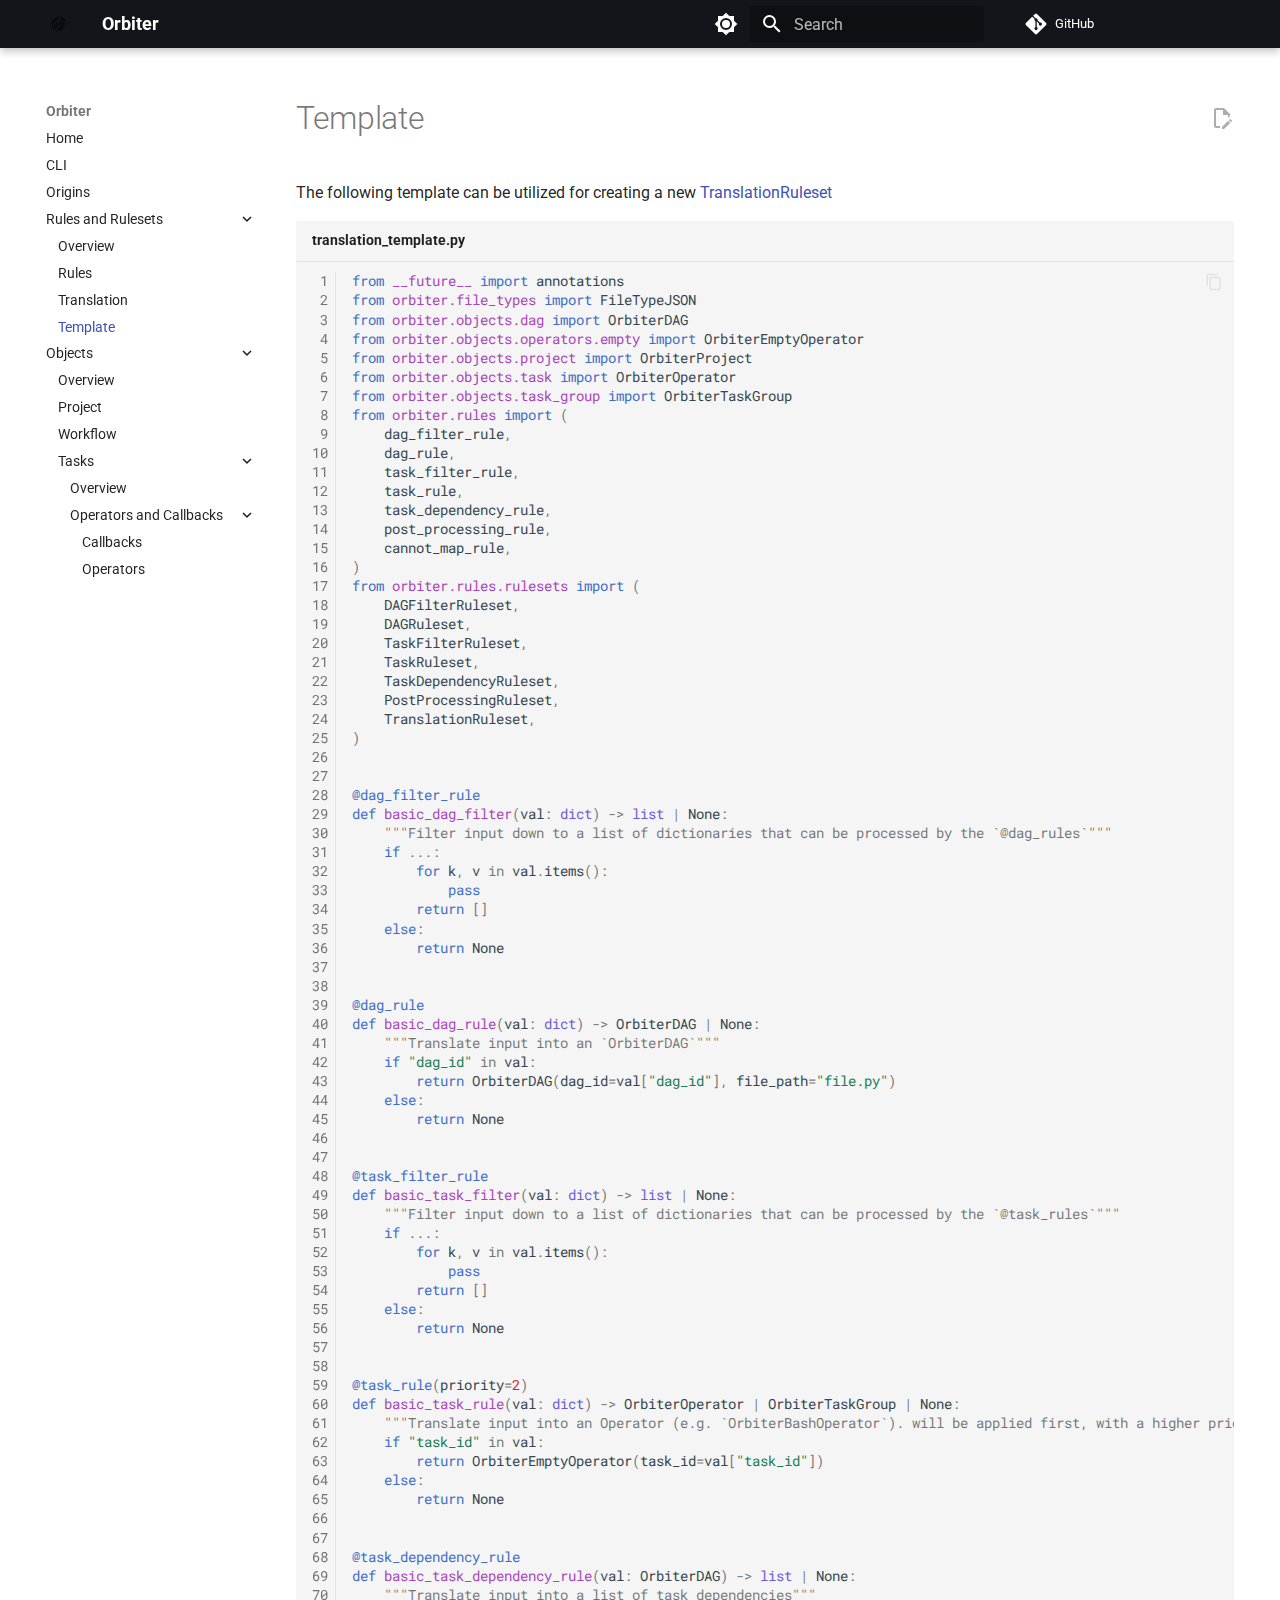
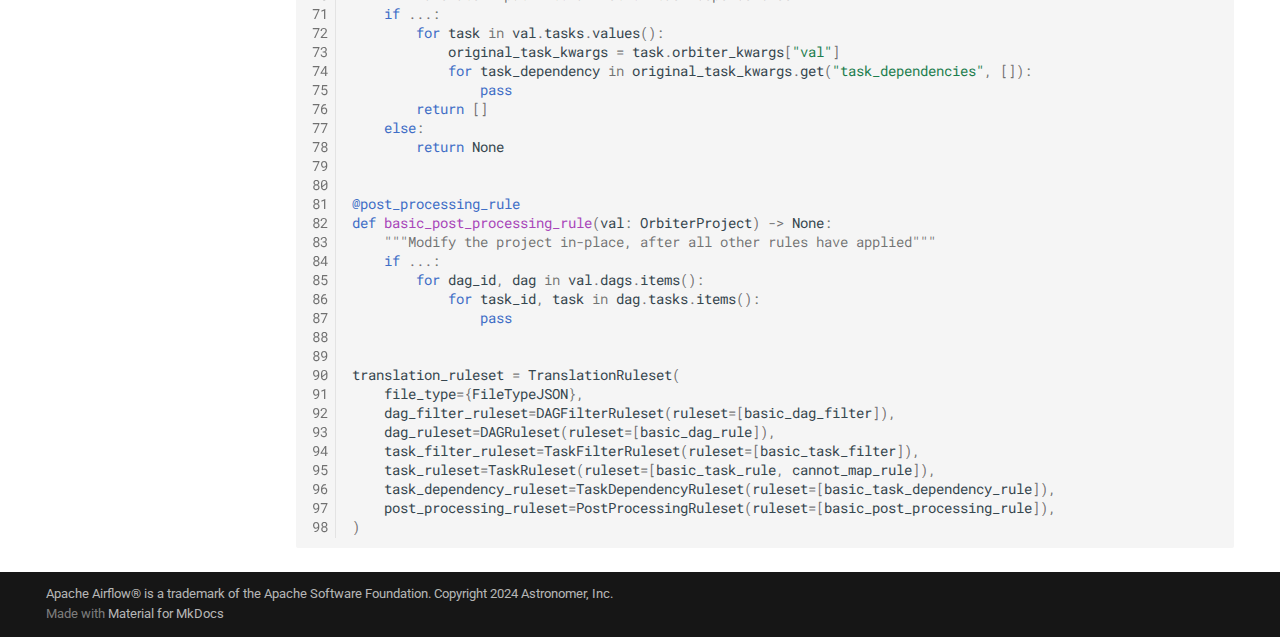
<file: Rules_and_Rulesets/template/index.html>
<!doctype html>
<html lang="en" class="no-js">
  <head>
    
      <meta charset="utf-8">
      <meta name="viewport" content="width=device-width,initial-scale=1">
      
      
      
        <link rel="canonical" href="https://astronomer.github.io/orbiter/Rules_and_Rulesets/template/">
      
      
        <link rel="prev" href="../rulesets/">
      
      
        <link rel="next" href="../../objects/">
      
      
      <link rel="icon" href="../../orbiter.png">
      <meta name="generator" content="mkdocs-1.6.1, mkdocs-material-9.6.11">
    
    
      
        <title>Template - Orbiter</title>
      
    
    
      <link rel="stylesheet" href="../../assets/stylesheets/main.4af4bdda.min.css">
      
        
        <link rel="stylesheet" href="../../assets/stylesheets/palette.06af60db.min.css">
      
      


    
    
      
    
    
      
        
        
        <link rel="preconnect" href="https://fonts.gstatic.com" crossorigin>
        <link rel="stylesheet" href="https://fonts.googleapis.com/css?family=Roboto:300,300i,400,400i,700,700i%7CRoboto+Mono:400,400i,700,700i&display=fallback">
        <style>:root{--md-text-font:"Roboto";--md-code-font:"Roboto Mono"}</style>
      
    
    
      <link rel="stylesheet" href="../../assets/_markdown_exec_pyodide.css">
    
      <link rel="stylesheet" href="../../assets/_mkdocstrings.css">
    
      <link rel="stylesheet" href="../../style.css">
    
    <script>__md_scope=new URL("../..",location),__md_hash=e=>[...e].reduce(((e,_)=>(e<<5)-e+_.charCodeAt(0)),0),__md_get=(e,_=localStorage,t=__md_scope)=>JSON.parse(_.getItem(t.pathname+"."+e)),__md_set=(e,_,t=localStorage,a=__md_scope)=>{try{t.setItem(a.pathname+"."+e,JSON.stringify(_))}catch(e){}}</script>
    
      

    
    
    
  </head>
  
  
    
    
      
    
    
    
    
    <body dir="ltr" data-md-color-scheme="default" data-md-color-primary="black" data-md-color-accent="indigo">
  
    
    <input class="md-toggle" data-md-toggle="drawer" type="checkbox" id="__drawer" autocomplete="off">
    <input class="md-toggle" data-md-toggle="search" type="checkbox" id="__search" autocomplete="off">
    <label class="md-overlay" for="__drawer"></label>
    <div data-md-component="skip">
      
    </div>
    <div data-md-component="announce">
      
    </div>
    
    
      

  

<header class="md-header md-header--shadow" data-md-component="header">
  <nav class="md-header__inner md-grid" aria-label="Header">
    <a href="../.." title="Orbiter" class="md-header__button md-logo" aria-label="Orbiter" data-md-component="logo">
      
  <img src="../../orbiter.svg" alt="logo">

    </a>
    <label class="md-header__button md-icon" for="__drawer">
      
      <svg xmlns="http://www.w3.org/2000/svg" viewBox="0 0 24 24"><path d="M3 6h18v2H3zm0 5h18v2H3zm0 5h18v2H3z"/></svg>
    </label>
    <div class="md-header__title" data-md-component="header-title">
      <div class="md-header__ellipsis">
        <div class="md-header__topic">
          <span class="md-ellipsis">
            Orbiter
          </span>
        </div>
        <div class="md-header__topic" data-md-component="header-topic">
          <span class="md-ellipsis">
            
              Template
            
          </span>
        </div>
      </div>
    </div>
    
      
        <form class="md-header__option" data-md-component="palette">
  
    
    
    
    <input class="md-option" data-md-color-media="(prefers-color-scheme: light)" data-md-color-scheme="default" data-md-color-primary="black" data-md-color-accent="indigo"  aria-label="Switch to dark mode"  type="radio" name="__palette" id="__palette_0">
    
      <label class="md-header__button md-icon" title="Switch to dark mode" for="__palette_1" hidden>
        <svg xmlns="http://www.w3.org/2000/svg" viewBox="0 0 24 24"><path d="M12 8a4 4 0 0 0-4 4 4 4 0 0 0 4 4 4 4 0 0 0 4-4 4 4 0 0 0-4-4m0 10a6 6 0 0 1-6-6 6 6 0 0 1 6-6 6 6 0 0 1 6 6 6 6 0 0 1-6 6m8-9.31V4h-4.69L12 .69 8.69 4H4v4.69L.69 12 4 15.31V20h4.69L12 23.31 15.31 20H20v-4.69L23.31 12z"/></svg>
      </label>
    
  
    
    
    
    <input class="md-option" data-md-color-media="(prefers-color-scheme: dark)" data-md-color-scheme="slate" data-md-color-primary="black" data-md-color-accent="indigo"  aria-label="Switch to light mode"  type="radio" name="__palette" id="__palette_1">
    
      <label class="md-header__button md-icon" title="Switch to light mode" for="__palette_0" hidden>
        <svg xmlns="http://www.w3.org/2000/svg" viewBox="0 0 24 24"><path d="M12 18c-.89 0-1.74-.2-2.5-.55C11.56 16.5 13 14.42 13 12s-1.44-4.5-3.5-5.45C10.26 6.2 11.11 6 12 6a6 6 0 0 1 6 6 6 6 0 0 1-6 6m8-9.31V4h-4.69L12 .69 8.69 4H4v4.69L.69 12 4 15.31V20h4.69L12 23.31 15.31 20H20v-4.69L23.31 12z"/></svg>
      </label>
    
  
</form>
      
    
    
      <script>var palette=__md_get("__palette");if(palette&&palette.color){if("(prefers-color-scheme)"===palette.color.media){var media=matchMedia("(prefers-color-scheme: light)"),input=document.querySelector(media.matches?"[data-md-color-media='(prefers-color-scheme: light)']":"[data-md-color-media='(prefers-color-scheme: dark)']");palette.color.media=input.getAttribute("data-md-color-media"),palette.color.scheme=input.getAttribute("data-md-color-scheme"),palette.color.primary=input.getAttribute("data-md-color-primary"),palette.color.accent=input.getAttribute("data-md-color-accent")}for(var[key,value]of Object.entries(palette.color))document.body.setAttribute("data-md-color-"+key,value)}</script>
    
    
    
      
      
        <label class="md-header__button md-icon" for="__search">
          
          <svg xmlns="http://www.w3.org/2000/svg" viewBox="0 0 24 24"><path d="M9.5 3A6.5 6.5 0 0 1 16 9.5c0 1.61-.59 3.09-1.56 4.23l.27.27h.79l5 5-1.5 1.5-5-5v-.79l-.27-.27A6.52 6.52 0 0 1 9.5 16 6.5 6.5 0 0 1 3 9.5 6.5 6.5 0 0 1 9.5 3m0 2C7 5 5 7 5 9.5S7 14 9.5 14 14 12 14 9.5 12 5 9.5 5"/></svg>
        </label>
        <div class="md-search" data-md-component="search" role="dialog">
  <label class="md-search__overlay" for="__search"></label>
  <div class="md-search__inner" role="search">
    <form class="md-search__form" name="search">
      <input type="text" class="md-search__input" name="query" aria-label="Search" placeholder="Search" autocapitalize="off" autocorrect="off" autocomplete="off" spellcheck="false" data-md-component="search-query" required>
      <label class="md-search__icon md-icon" for="__search">
        
        <svg xmlns="http://www.w3.org/2000/svg" viewBox="0 0 24 24"><path d="M9.5 3A6.5 6.5 0 0 1 16 9.5c0 1.61-.59 3.09-1.56 4.23l.27.27h.79l5 5-1.5 1.5-5-5v-.79l-.27-.27A6.52 6.52 0 0 1 9.5 16 6.5 6.5 0 0 1 3 9.5 6.5 6.5 0 0 1 9.5 3m0 2C7 5 5 7 5 9.5S7 14 9.5 14 14 12 14 9.5 12 5 9.5 5"/></svg>
        
        <svg xmlns="http://www.w3.org/2000/svg" viewBox="0 0 24 24"><path d="M20 11v2H8l5.5 5.5-1.42 1.42L4.16 12l7.92-7.92L13.5 5.5 8 11z"/></svg>
      </label>
      <nav class="md-search__options" aria-label="Search">
        
          <a href="javascript:void(0)" class="md-search__icon md-icon" title="Share" aria-label="Share" data-clipboard data-clipboard-text="" data-md-component="search-share" tabindex="-1">
            
            <svg xmlns="http://www.w3.org/2000/svg" viewBox="0 0 24 24"><path d="M18 16.08c-.76 0-1.44.3-1.96.77L8.91 12.7c.05-.23.09-.46.09-.7s-.04-.47-.09-.7l7.05-4.11c.54.5 1.25.81 2.04.81a3 3 0 0 0 3-3 3 3 0 0 0-3-3 3 3 0 0 0-3 3c0 .24.04.47.09.7L8.04 9.81C7.5 9.31 6.79 9 6 9a3 3 0 0 0-3 3 3 3 0 0 0 3 3c.79 0 1.5-.31 2.04-.81l7.12 4.15c-.05.21-.08.43-.08.66 0 1.61 1.31 2.91 2.92 2.91s2.92-1.3 2.92-2.91A2.92 2.92 0 0 0 18 16.08"/></svg>
          </a>
        
        <button type="reset" class="md-search__icon md-icon" title="Clear" aria-label="Clear" tabindex="-1">
          
          <svg xmlns="http://www.w3.org/2000/svg" viewBox="0 0 24 24"><path d="M19 6.41 17.59 5 12 10.59 6.41 5 5 6.41 10.59 12 5 17.59 6.41 19 12 13.41 17.59 19 19 17.59 13.41 12z"/></svg>
        </button>
      </nav>
      
        <div class="md-search__suggest" data-md-component="search-suggest"></div>
      
    </form>
    <div class="md-search__output">
      <div class="md-search__scrollwrap" tabindex="0" data-md-scrollfix>
        <div class="md-search-result" data-md-component="search-result">
          <div class="md-search-result__meta">
            Initializing search
          </div>
          <ol class="md-search-result__list" role="presentation"></ol>
        </div>
      </div>
    </div>
  </div>
</div>
      
    
    
      <div class="md-header__source">
        <a href="https://github.com/astronomer/orbiter" title="Go to repository" class="md-source" data-md-component="source">
  <div class="md-source__icon md-icon">
    
    <svg xmlns="http://www.w3.org/2000/svg" viewBox="0 0 448 512"><!--! Font Awesome Free 6.7.2 by @fontawesome - https://fontawesome.com License - https://fontawesome.com/license/free (Icons: CC BY 4.0, Fonts: SIL OFL 1.1, Code: MIT License) Copyright 2024 Fonticons, Inc.--><path d="M439.55 236.05 244 40.45a28.87 28.87 0 0 0-40.81 0l-40.66 40.63 51.52 51.52c27.06-9.14 52.68 16.77 43.39 43.68l49.66 49.66c34.23-11.8 61.18 31 35.47 56.69-26.49 26.49-70.21-2.87-56-37.34L240.22 199v121.85c25.3 12.54 22.26 41.85 9.08 55a34.34 34.34 0 0 1-48.55 0c-17.57-17.6-11.07-46.91 11.25-56v-123c-20.8-8.51-24.6-30.74-18.64-45L142.57 101 8.45 235.14a28.86 28.86 0 0 0 0 40.81l195.61 195.6a28.86 28.86 0 0 0 40.8 0l194.69-194.69a28.86 28.86 0 0 0 0-40.81"/></svg>
  </div>
  <div class="md-source__repository">
    GitHub
  </div>
</a>
      </div>
    
  </nav>
  
</header>
    
    <div class="md-container" data-md-component="container">
      
      
        
          
        
      
      <main class="md-main" data-md-component="main">
        <div class="md-main__inner md-grid">
          
            
              
              <div class="md-sidebar md-sidebar--primary" data-md-component="sidebar" data-md-type="navigation" >
                <div class="md-sidebar__scrollwrap">
                  <div class="md-sidebar__inner">
                    



  

<nav class="md-nav md-nav--primary md-nav--integrated" aria-label="Navigation" data-md-level="0">
  <label class="md-nav__title" for="__drawer">
    <a href="../.." title="Orbiter" class="md-nav__button md-logo" aria-label="Orbiter" data-md-component="logo">
      
  <img src="../../orbiter.svg" alt="logo">

    </a>
    Orbiter
  </label>
  
    <div class="md-nav__source">
      <a href="https://github.com/astronomer/orbiter" title="Go to repository" class="md-source" data-md-component="source">
  <div class="md-source__icon md-icon">
    
    <svg xmlns="http://www.w3.org/2000/svg" viewBox="0 0 448 512"><!--! Font Awesome Free 6.7.2 by @fontawesome - https://fontawesome.com License - https://fontawesome.com/license/free (Icons: CC BY 4.0, Fonts: SIL OFL 1.1, Code: MIT License) Copyright 2024 Fonticons, Inc.--><path d="M439.55 236.05 244 40.45a28.87 28.87 0 0 0-40.81 0l-40.66 40.63 51.52 51.52c27.06-9.14 52.68 16.77 43.39 43.68l49.66 49.66c34.23-11.8 61.18 31 35.47 56.69-26.49 26.49-70.21-2.87-56-37.34L240.22 199v121.85c25.3 12.54 22.26 41.85 9.08 55a34.34 34.34 0 0 1-48.55 0c-17.57-17.6-11.07-46.91 11.25-56v-123c-20.8-8.51-24.6-30.74-18.64-45L142.57 101 8.45 235.14a28.86 28.86 0 0 0 0 40.81l195.61 195.6a28.86 28.86 0 0 0 40.8 0l194.69-194.69a28.86 28.86 0 0 0 0-40.81"/></svg>
  </div>
  <div class="md-source__repository">
    GitHub
  </div>
</a>
    </div>
  
  <ul class="md-nav__list" data-md-scrollfix>
    
      
      
  
  
  
  
    <li class="md-nav__item">
      <a href="../.." class="md-nav__link">
        
  
  
  <span class="md-ellipsis">
    Home
    
  </span>
  

      </a>
    </li>
  

    
      
      
  
  
  
  
    <li class="md-nav__item">
      <a href="../../cli/" class="md-nav__link">
        
  
  
  <span class="md-ellipsis">
    CLI
    
  </span>
  

      </a>
    </li>
  

    
      
      
  
  
  
  
    <li class="md-nav__item">
      <a href="../../origins/" class="md-nav__link">
        
  
  
  <span class="md-ellipsis">
    Origins
    
  </span>
  

      </a>
    </li>
  

    
      
      
  
  
    
  
  
  
    
    
    
    
    
    <li class="md-nav__item md-nav__item--active md-nav__item--nested">
      
        
        
        <input class="md-nav__toggle md-toggle " type="checkbox" id="__nav_4" checked>
        
          
          <label class="md-nav__link" for="__nav_4" id="__nav_4_label" tabindex="0">
            
  
  
  <span class="md-ellipsis">
    Rules and Rulesets
    
  </span>
  

            <span class="md-nav__icon md-icon"></span>
          </label>
        
        <nav class="md-nav" data-md-level="1" aria-labelledby="__nav_4_label" aria-expanded="true">
          <label class="md-nav__title" for="__nav_4">
            <span class="md-nav__icon md-icon"></span>
            Rules and Rulesets
          </label>
          <ul class="md-nav__list" data-md-scrollfix>
            
              
                
  
  
  
  
    <li class="md-nav__item">
      <a href="../" class="md-nav__link">
        
  
  
  <span class="md-ellipsis">
    Overview
    
  </span>
  

      </a>
    </li>
  

              
            
              
                
  
  
  
  
    <li class="md-nav__item">
      <a href="../rules/" class="md-nav__link">
        
  
  
  <span class="md-ellipsis">
    Rules
    
  </span>
  

      </a>
    </li>
  

              
            
              
                
  
  
  
  
    <li class="md-nav__item">
      <a href="../rulesets/" class="md-nav__link">
        
  
  
  <span class="md-ellipsis">
    Translation
    
  </span>
  

      </a>
    </li>
  

              
            
              
                
  
  
    
  
  
  
    <li class="md-nav__item md-nav__item--active">
      
      <input class="md-nav__toggle md-toggle" type="checkbox" id="__toc">
      
      
      
      <a href="./" class="md-nav__link md-nav__link--active">
        
  
  
  <span class="md-ellipsis">
    Template
    
  </span>
  

      </a>
      
    </li>
  

              
            
          </ul>
        </nav>
      
    </li>
  

    
      
      
  
  
  
  
    
    
    
    
    
    <li class="md-nav__item md-nav__item--nested">
      
        
        
          
        
        <input class="md-nav__toggle md-toggle md-toggle--indeterminate" type="checkbox" id="__nav_5" >
        
          
          <label class="md-nav__link" for="__nav_5" id="__nav_5_label" tabindex="0">
            
  
  
  <span class="md-ellipsis">
    Objects
    
  </span>
  

            <span class="md-nav__icon md-icon"></span>
          </label>
        
        <nav class="md-nav" data-md-level="1" aria-labelledby="__nav_5_label" aria-expanded="false">
          <label class="md-nav__title" for="__nav_5">
            <span class="md-nav__icon md-icon"></span>
            Objects
          </label>
          <ul class="md-nav__list" data-md-scrollfix>
            
              
                
  
  
  
  
    <li class="md-nav__item">
      <a href="../../objects/" class="md-nav__link">
        
  
  
  <span class="md-ellipsis">
    Overview
    
  </span>
  

      </a>
    </li>
  

              
            
              
                
  
  
  
  
    <li class="md-nav__item">
      <a href="../../objects/project/" class="md-nav__link">
        
  
  
  <span class="md-ellipsis">
    Project
    
  </span>
  

      </a>
    </li>
  

              
            
              
                
  
  
  
  
    <li class="md-nav__item">
      <a href="../../objects/workflow/" class="md-nav__link">
        
  
  
  <span class="md-ellipsis">
    Workflow
    
  </span>
  

      </a>
    </li>
  

              
            
              
                
  
  
  
  
    
    
    
    
    
    <li class="md-nav__item md-nav__item--nested">
      
        
        
          
        
        <input class="md-nav__toggle md-toggle md-toggle--indeterminate" type="checkbox" id="__nav_5_4" >
        
          
          <label class="md-nav__link" for="__nav_5_4" id="__nav_5_4_label" tabindex="0">
            
  
  
  <span class="md-ellipsis">
    Tasks
    
  </span>
  

            <span class="md-nav__icon md-icon"></span>
          </label>
        
        <nav class="md-nav" data-md-level="2" aria-labelledby="__nav_5_4_label" aria-expanded="false">
          <label class="md-nav__title" for="__nav_5_4">
            <span class="md-nav__icon md-icon"></span>
            Tasks
          </label>
          <ul class="md-nav__list" data-md-scrollfix>
            
              
                
  
  
  
  
    <li class="md-nav__item">
      <a href="../../objects/Tasks/" class="md-nav__link">
        
  
  
  <span class="md-ellipsis">
    Overview
    
  </span>
  

      </a>
    </li>
  

              
            
              
                
  
  
  
  
    
    
    
    
    
    <li class="md-nav__item md-nav__item--nested">
      
        
        
          
        
        <input class="md-nav__toggle md-toggle md-toggle--indeterminate" type="checkbox" id="__nav_5_4_2" >
        
          
          <label class="md-nav__link" for="__nav_5_4_2" id="__nav_5_4_2_label" tabindex="0">
            
  
  
  <span class="md-ellipsis">
    Operators and Callbacks
    
  </span>
  

            <span class="md-nav__icon md-icon"></span>
          </label>
        
        <nav class="md-nav" data-md-level="3" aria-labelledby="__nav_5_4_2_label" aria-expanded="false">
          <label class="md-nav__title" for="__nav_5_4_2">
            <span class="md-nav__icon md-icon"></span>
            Operators and Callbacks
          </label>
          <ul class="md-nav__list" data-md-scrollfix>
            
              
                
  
  
  
  
    <li class="md-nav__item">
      <a href="../../objects/Tasks/Operators_and_Callbacks/callbacks/" class="md-nav__link">
        
  
  
  <span class="md-ellipsis">
    Callbacks
    
  </span>
  

      </a>
    </li>
  

              
            
              
                
  
  
  
  
    <li class="md-nav__item">
      <a href="../../objects/Tasks/Operators_and_Callbacks/operators/" class="md-nav__link">
        
  
  
  <span class="md-ellipsis">
    Operators
    
  </span>
  

      </a>
    </li>
  

              
            
          </ul>
        </nav>
      
    </li>
  

              
            
          </ul>
        </nav>
      
    </li>
  

              
            
          </ul>
        </nav>
      
    </li>
  

    
  </ul>
</nav>
                  </div>
                </div>
              </div>
            
            
          
          
            <div class="md-content" data-md-component="content">
              <article class="md-content__inner md-typeset">
                
                  


  
    <a href="https://github.com/astronomer/orbiter/edit/main/docs/Rules_and_Rulesets/template.md" title="Edit this page" class="md-content__button md-icon">
      
      <svg xmlns="http://www.w3.org/2000/svg" viewBox="0 0 24 24"><path d="M10 20H6V4h7v5h5v3.1l2-2V8l-6-6H6c-1.1 0-2 .9-2 2v16c0 1.1.9 2 2 2h4zm10.2-7c.1 0 .3.1.4.2l1.3 1.3c.2.2.2.6 0 .8l-1 1-2.1-2.1 1-1c.1-.1.2-.2.4-.2m0 3.9L14.1 23H12v-2.1l6.1-6.1z"/></svg>
    </a>
  
  


  <h1>Template</h1>

<p>The following template can be utilized for creating a new <a class="autorefs autorefs-internal" title="orbiter.rules.rulesets.TranslationRuleset" href="../rulesets/#orbiter.rules.rulesets.TranslationRuleset">TranslationRuleset</a></p>
<div class="highlight"><table class="highlighttable"><tr><th colspan="2" class="filename"><span class="filename">translation_template.py</span></th></tr><tr><td class="linenos"><div class="linenodiv"><pre><span></span><span class="normal"><a href="#__codelineno-0-1"> 1</a></span>
<span class="normal"><a href="#__codelineno-0-2"> 2</a></span>
<span class="normal"><a href="#__codelineno-0-3"> 3</a></span>
<span class="normal"><a href="#__codelineno-0-4"> 4</a></span>
<span class="normal"><a href="#__codelineno-0-5"> 5</a></span>
<span class="normal"><a href="#__codelineno-0-6"> 6</a></span>
<span class="normal"><a href="#__codelineno-0-7"> 7</a></span>
<span class="normal"><a href="#__codelineno-0-8"> 8</a></span>
<span class="normal"><a href="#__codelineno-0-9"> 9</a></span>
<span class="normal"><a href="#__codelineno-0-10">10</a></span>
<span class="normal"><a href="#__codelineno-0-11">11</a></span>
<span class="normal"><a href="#__codelineno-0-12">12</a></span>
<span class="normal"><a href="#__codelineno-0-13">13</a></span>
<span class="normal"><a href="#__codelineno-0-14">14</a></span>
<span class="normal"><a href="#__codelineno-0-15">15</a></span>
<span class="normal"><a href="#__codelineno-0-16">16</a></span>
<span class="normal"><a href="#__codelineno-0-17">17</a></span>
<span class="normal"><a href="#__codelineno-0-18">18</a></span>
<span class="normal"><a href="#__codelineno-0-19">19</a></span>
<span class="normal"><a href="#__codelineno-0-20">20</a></span>
<span class="normal"><a href="#__codelineno-0-21">21</a></span>
<span class="normal"><a href="#__codelineno-0-22">22</a></span>
<span class="normal"><a href="#__codelineno-0-23">23</a></span>
<span class="normal"><a href="#__codelineno-0-24">24</a></span>
<span class="normal"><a href="#__codelineno-0-25">25</a></span>
<span class="normal"><a href="#__codelineno-0-26">26</a></span>
<span class="normal"><a href="#__codelineno-0-27">27</a></span>
<span class="normal"><a href="#__codelineno-0-28">28</a></span>
<span class="normal"><a href="#__codelineno-0-29">29</a></span>
<span class="normal"><a href="#__codelineno-0-30">30</a></span>
<span class="normal"><a href="#__codelineno-0-31">31</a></span>
<span class="normal"><a href="#__codelineno-0-32">32</a></span>
<span class="normal"><a href="#__codelineno-0-33">33</a></span>
<span class="normal"><a href="#__codelineno-0-34">34</a></span>
<span class="normal"><a href="#__codelineno-0-35">35</a></span>
<span class="normal"><a href="#__codelineno-0-36">36</a></span>
<span class="normal"><a href="#__codelineno-0-37">37</a></span>
<span class="normal"><a href="#__codelineno-0-38">38</a></span>
<span class="normal"><a href="#__codelineno-0-39">39</a></span>
<span class="normal"><a href="#__codelineno-0-40">40</a></span>
<span class="normal"><a href="#__codelineno-0-41">41</a></span>
<span class="normal"><a href="#__codelineno-0-42">42</a></span>
<span class="normal"><a href="#__codelineno-0-43">43</a></span>
<span class="normal"><a href="#__codelineno-0-44">44</a></span>
<span class="normal"><a href="#__codelineno-0-45">45</a></span>
<span class="normal"><a href="#__codelineno-0-46">46</a></span>
<span class="normal"><a href="#__codelineno-0-47">47</a></span>
<span class="normal"><a href="#__codelineno-0-48">48</a></span>
<span class="normal"><a href="#__codelineno-0-49">49</a></span>
<span class="normal"><a href="#__codelineno-0-50">50</a></span>
<span class="normal"><a href="#__codelineno-0-51">51</a></span>
<span class="normal"><a href="#__codelineno-0-52">52</a></span>
<span class="normal"><a href="#__codelineno-0-53">53</a></span>
<span class="normal"><a href="#__codelineno-0-54">54</a></span>
<span class="normal"><a href="#__codelineno-0-55">55</a></span>
<span class="normal"><a href="#__codelineno-0-56">56</a></span>
<span class="normal"><a href="#__codelineno-0-57">57</a></span>
<span class="normal"><a href="#__codelineno-0-58">58</a></span>
<span class="normal"><a href="#__codelineno-0-59">59</a></span>
<span class="normal"><a href="#__codelineno-0-60">60</a></span>
<span class="normal"><a href="#__codelineno-0-61">61</a></span>
<span class="normal"><a href="#__codelineno-0-62">62</a></span>
<span class="normal"><a href="#__codelineno-0-63">63</a></span>
<span class="normal"><a href="#__codelineno-0-64">64</a></span>
<span class="normal"><a href="#__codelineno-0-65">65</a></span>
<span class="normal"><a href="#__codelineno-0-66">66</a></span>
<span class="normal"><a href="#__codelineno-0-67">67</a></span>
<span class="normal"><a href="#__codelineno-0-68">68</a></span>
<span class="normal"><a href="#__codelineno-0-69">69</a></span>
<span class="normal"><a href="#__codelineno-0-70">70</a></span>
<span class="normal"><a href="#__codelineno-0-71">71</a></span>
<span class="normal"><a href="#__codelineno-0-72">72</a></span>
<span class="normal"><a href="#__codelineno-0-73">73</a></span>
<span class="normal"><a href="#__codelineno-0-74">74</a></span>
<span class="normal"><a href="#__codelineno-0-75">75</a></span>
<span class="normal"><a href="#__codelineno-0-76">76</a></span>
<span class="normal"><a href="#__codelineno-0-77">77</a></span>
<span class="normal"><a href="#__codelineno-0-78">78</a></span>
<span class="normal"><a href="#__codelineno-0-79">79</a></span>
<span class="normal"><a href="#__codelineno-0-80">80</a></span>
<span class="normal"><a href="#__codelineno-0-81">81</a></span>
<span class="normal"><a href="#__codelineno-0-82">82</a></span>
<span class="normal"><a href="#__codelineno-0-83">83</a></span>
<span class="normal"><a href="#__codelineno-0-84">84</a></span>
<span class="normal"><a href="#__codelineno-0-85">85</a></span>
<span class="normal"><a href="#__codelineno-0-86">86</a></span>
<span class="normal"><a href="#__codelineno-0-87">87</a></span>
<span class="normal"><a href="#__codelineno-0-88">88</a></span>
<span class="normal"><a href="#__codelineno-0-89">89</a></span>
<span class="normal"><a href="#__codelineno-0-90">90</a></span>
<span class="normal"><a href="#__codelineno-0-91">91</a></span>
<span class="normal"><a href="#__codelineno-0-92">92</a></span>
<span class="normal"><a href="#__codelineno-0-93">93</a></span>
<span class="normal"><a href="#__codelineno-0-94">94</a></span>
<span class="normal"><a href="#__codelineno-0-95">95</a></span>
<span class="normal"><a href="#__codelineno-0-96">96</a></span>
<span class="normal"><a href="#__codelineno-0-97">97</a></span>
<span class="normal"><a href="#__codelineno-0-98">98</a></span></pre></div></td><td class="code"><div><pre><span></span><code><a id="__codelineno-0-1" name="__codelineno-0-1"></a><span class="kn">from</span><span class="w"> </span><span class="nn">__future__</span><span class="w"> </span><span class="kn">import</span> <span class="n">annotations</span>
<a id="__codelineno-0-2" name="__codelineno-0-2"></a><span class="kn">from</span><span class="w"> </span><span class="nn">orbiter.file_types</span><span class="w"> </span><span class="kn">import</span> <span class="n">FileTypeJSON</span>
<a id="__codelineno-0-3" name="__codelineno-0-3"></a><span class="kn">from</span><span class="w"> </span><span class="nn">orbiter.objects.dag</span><span class="w"> </span><span class="kn">import</span> <span class="n">OrbiterDAG</span>
<a id="__codelineno-0-4" name="__codelineno-0-4"></a><span class="kn">from</span><span class="w"> </span><span class="nn">orbiter.objects.operators.empty</span><span class="w"> </span><span class="kn">import</span> <span class="n">OrbiterEmptyOperator</span>
<a id="__codelineno-0-5" name="__codelineno-0-5"></a><span class="kn">from</span><span class="w"> </span><span class="nn">orbiter.objects.project</span><span class="w"> </span><span class="kn">import</span> <span class="n">OrbiterProject</span>
<a id="__codelineno-0-6" name="__codelineno-0-6"></a><span class="kn">from</span><span class="w"> </span><span class="nn">orbiter.objects.task</span><span class="w"> </span><span class="kn">import</span> <span class="n">OrbiterOperator</span>
<a id="__codelineno-0-7" name="__codelineno-0-7"></a><span class="kn">from</span><span class="w"> </span><span class="nn">orbiter.objects.task_group</span><span class="w"> </span><span class="kn">import</span> <span class="n">OrbiterTaskGroup</span>
<a id="__codelineno-0-8" name="__codelineno-0-8"></a><span class="kn">from</span><span class="w"> </span><span class="nn">orbiter.rules</span><span class="w"> </span><span class="kn">import</span> <span class="p">(</span>
<a id="__codelineno-0-9" name="__codelineno-0-9"></a>    <span class="n">dag_filter_rule</span><span class="p">,</span>
<a id="__codelineno-0-10" name="__codelineno-0-10"></a>    <span class="n">dag_rule</span><span class="p">,</span>
<a id="__codelineno-0-11" name="__codelineno-0-11"></a>    <span class="n">task_filter_rule</span><span class="p">,</span>
<a id="__codelineno-0-12" name="__codelineno-0-12"></a>    <span class="n">task_rule</span><span class="p">,</span>
<a id="__codelineno-0-13" name="__codelineno-0-13"></a>    <span class="n">task_dependency_rule</span><span class="p">,</span>
<a id="__codelineno-0-14" name="__codelineno-0-14"></a>    <span class="n">post_processing_rule</span><span class="p">,</span>
<a id="__codelineno-0-15" name="__codelineno-0-15"></a>    <span class="n">cannot_map_rule</span><span class="p">,</span>
<a id="__codelineno-0-16" name="__codelineno-0-16"></a><span class="p">)</span>
<a id="__codelineno-0-17" name="__codelineno-0-17"></a><span class="kn">from</span><span class="w"> </span><span class="nn">orbiter.rules.rulesets</span><span class="w"> </span><span class="kn">import</span> <span class="p">(</span>
<a id="__codelineno-0-18" name="__codelineno-0-18"></a>    <span class="n">DAGFilterRuleset</span><span class="p">,</span>
<a id="__codelineno-0-19" name="__codelineno-0-19"></a>    <span class="n">DAGRuleset</span><span class="p">,</span>
<a id="__codelineno-0-20" name="__codelineno-0-20"></a>    <span class="n">TaskFilterRuleset</span><span class="p">,</span>
<a id="__codelineno-0-21" name="__codelineno-0-21"></a>    <span class="n">TaskRuleset</span><span class="p">,</span>
<a id="__codelineno-0-22" name="__codelineno-0-22"></a>    <span class="n">TaskDependencyRuleset</span><span class="p">,</span>
<a id="__codelineno-0-23" name="__codelineno-0-23"></a>    <span class="n">PostProcessingRuleset</span><span class="p">,</span>
<a id="__codelineno-0-24" name="__codelineno-0-24"></a>    <span class="n">TranslationRuleset</span><span class="p">,</span>
<a id="__codelineno-0-25" name="__codelineno-0-25"></a><span class="p">)</span>
<a id="__codelineno-0-26" name="__codelineno-0-26"></a>
<a id="__codelineno-0-27" name="__codelineno-0-27"></a>
<a id="__codelineno-0-28" name="__codelineno-0-28"></a><span class="nd">@dag_filter_rule</span>
<a id="__codelineno-0-29" name="__codelineno-0-29"></a><span class="k">def</span><span class="w"> </span><span class="nf">basic_dag_filter</span><span class="p">(</span><span class="n">val</span><span class="p">:</span> <span class="nb">dict</span><span class="p">)</span> <span class="o">-&gt;</span> <span class="nb">list</span> <span class="o">|</span> <span class="kc">None</span><span class="p">:</span>
<a id="__codelineno-0-30" name="__codelineno-0-30"></a><span class="w">    </span><span class="sd">&quot;&quot;&quot;Filter input down to a list of dictionaries that can be processed by the `@dag_rules`&quot;&quot;&quot;</span>
<a id="__codelineno-0-31" name="__codelineno-0-31"></a>    <span class="k">if</span> <span class="o">...</span><span class="p">:</span>
<a id="__codelineno-0-32" name="__codelineno-0-32"></a>        <span class="k">for</span> <span class="n">k</span><span class="p">,</span> <span class="n">v</span> <span class="ow">in</span> <span class="n">val</span><span class="o">.</span><span class="n">items</span><span class="p">():</span>
<a id="__codelineno-0-33" name="__codelineno-0-33"></a>            <span class="k">pass</span>
<a id="__codelineno-0-34" name="__codelineno-0-34"></a>        <span class="k">return</span> <span class="p">[]</span>
<a id="__codelineno-0-35" name="__codelineno-0-35"></a>    <span class="k">else</span><span class="p">:</span>
<a id="__codelineno-0-36" name="__codelineno-0-36"></a>        <span class="k">return</span> <span class="kc">None</span>
<a id="__codelineno-0-37" name="__codelineno-0-37"></a>
<a id="__codelineno-0-38" name="__codelineno-0-38"></a>
<a id="__codelineno-0-39" name="__codelineno-0-39"></a><span class="nd">@dag_rule</span>
<a id="__codelineno-0-40" name="__codelineno-0-40"></a><span class="k">def</span><span class="w"> </span><span class="nf">basic_dag_rule</span><span class="p">(</span><span class="n">val</span><span class="p">:</span> <span class="nb">dict</span><span class="p">)</span> <span class="o">-&gt;</span> <span class="n">OrbiterDAG</span> <span class="o">|</span> <span class="kc">None</span><span class="p">:</span>
<a id="__codelineno-0-41" name="__codelineno-0-41"></a><span class="w">    </span><span class="sd">&quot;&quot;&quot;Translate input into an `OrbiterDAG`&quot;&quot;&quot;</span>
<a id="__codelineno-0-42" name="__codelineno-0-42"></a>    <span class="k">if</span> <span class="s2">&quot;dag_id&quot;</span> <span class="ow">in</span> <span class="n">val</span><span class="p">:</span>
<a id="__codelineno-0-43" name="__codelineno-0-43"></a>        <span class="k">return</span> <span class="n">OrbiterDAG</span><span class="p">(</span><span class="n">dag_id</span><span class="o">=</span><span class="n">val</span><span class="p">[</span><span class="s2">&quot;dag_id&quot;</span><span class="p">],</span> <span class="n">file_path</span><span class="o">=</span><span class="s2">&quot;file.py&quot;</span><span class="p">)</span>
<a id="__codelineno-0-44" name="__codelineno-0-44"></a>    <span class="k">else</span><span class="p">:</span>
<a id="__codelineno-0-45" name="__codelineno-0-45"></a>        <span class="k">return</span> <span class="kc">None</span>
<a id="__codelineno-0-46" name="__codelineno-0-46"></a>
<a id="__codelineno-0-47" name="__codelineno-0-47"></a>
<a id="__codelineno-0-48" name="__codelineno-0-48"></a><span class="nd">@task_filter_rule</span>
<a id="__codelineno-0-49" name="__codelineno-0-49"></a><span class="k">def</span><span class="w"> </span><span class="nf">basic_task_filter</span><span class="p">(</span><span class="n">val</span><span class="p">:</span> <span class="nb">dict</span><span class="p">)</span> <span class="o">-&gt;</span> <span class="nb">list</span> <span class="o">|</span> <span class="kc">None</span><span class="p">:</span>
<a id="__codelineno-0-50" name="__codelineno-0-50"></a><span class="w">    </span><span class="sd">&quot;&quot;&quot;Filter input down to a list of dictionaries that can be processed by the `@task_rules`&quot;&quot;&quot;</span>
<a id="__codelineno-0-51" name="__codelineno-0-51"></a>    <span class="k">if</span> <span class="o">...</span><span class="p">:</span>
<a id="__codelineno-0-52" name="__codelineno-0-52"></a>        <span class="k">for</span> <span class="n">k</span><span class="p">,</span> <span class="n">v</span> <span class="ow">in</span> <span class="n">val</span><span class="o">.</span><span class="n">items</span><span class="p">():</span>
<a id="__codelineno-0-53" name="__codelineno-0-53"></a>            <span class="k">pass</span>
<a id="__codelineno-0-54" name="__codelineno-0-54"></a>        <span class="k">return</span> <span class="p">[]</span>
<a id="__codelineno-0-55" name="__codelineno-0-55"></a>    <span class="k">else</span><span class="p">:</span>
<a id="__codelineno-0-56" name="__codelineno-0-56"></a>        <span class="k">return</span> <span class="kc">None</span>
<a id="__codelineno-0-57" name="__codelineno-0-57"></a>
<a id="__codelineno-0-58" name="__codelineno-0-58"></a>
<a id="__codelineno-0-59" name="__codelineno-0-59"></a><span class="nd">@task_rule</span><span class="p">(</span><span class="n">priority</span><span class="o">=</span><span class="mi">2</span><span class="p">)</span>
<a id="__codelineno-0-60" name="__codelineno-0-60"></a><span class="k">def</span><span class="w"> </span><span class="nf">basic_task_rule</span><span class="p">(</span><span class="n">val</span><span class="p">:</span> <span class="nb">dict</span><span class="p">)</span> <span class="o">-&gt;</span> <span class="n">OrbiterOperator</span> <span class="o">|</span> <span class="n">OrbiterTaskGroup</span> <span class="o">|</span> <span class="kc">None</span><span class="p">:</span>
<a id="__codelineno-0-61" name="__codelineno-0-61"></a><span class="w">    </span><span class="sd">&quot;&quot;&quot;Translate input into an Operator (e.g. `OrbiterBashOperator`). will be applied first, with a higher priority&quot;&quot;&quot;</span>
<a id="__codelineno-0-62" name="__codelineno-0-62"></a>    <span class="k">if</span> <span class="s2">&quot;task_id&quot;</span> <span class="ow">in</span> <span class="n">val</span><span class="p">:</span>
<a id="__codelineno-0-63" name="__codelineno-0-63"></a>        <span class="k">return</span> <span class="n">OrbiterEmptyOperator</span><span class="p">(</span><span class="n">task_id</span><span class="o">=</span><span class="n">val</span><span class="p">[</span><span class="s2">&quot;task_id&quot;</span><span class="p">])</span>
<a id="__codelineno-0-64" name="__codelineno-0-64"></a>    <span class="k">else</span><span class="p">:</span>
<a id="__codelineno-0-65" name="__codelineno-0-65"></a>        <span class="k">return</span> <span class="kc">None</span>
<a id="__codelineno-0-66" name="__codelineno-0-66"></a>
<a id="__codelineno-0-67" name="__codelineno-0-67"></a>
<a id="__codelineno-0-68" name="__codelineno-0-68"></a><span class="nd">@task_dependency_rule</span>
<a id="__codelineno-0-69" name="__codelineno-0-69"></a><span class="k">def</span><span class="w"> </span><span class="nf">basic_task_dependency_rule</span><span class="p">(</span><span class="n">val</span><span class="p">:</span> <span class="n">OrbiterDAG</span><span class="p">)</span> <span class="o">-&gt;</span> <span class="nb">list</span> <span class="o">|</span> <span class="kc">None</span><span class="p">:</span>
<a id="__codelineno-0-70" name="__codelineno-0-70"></a><span class="w">    </span><span class="sd">&quot;&quot;&quot;Translate input into a list of task dependencies&quot;&quot;&quot;</span>
<a id="__codelineno-0-71" name="__codelineno-0-71"></a>    <span class="k">if</span> <span class="o">...</span><span class="p">:</span>
<a id="__codelineno-0-72" name="__codelineno-0-72"></a>        <span class="k">for</span> <span class="n">task</span> <span class="ow">in</span> <span class="n">val</span><span class="o">.</span><span class="n">tasks</span><span class="o">.</span><span class="n">values</span><span class="p">():</span>
<a id="__codelineno-0-73" name="__codelineno-0-73"></a>            <span class="n">original_task_kwargs</span> <span class="o">=</span> <span class="n">task</span><span class="o">.</span><span class="n">orbiter_kwargs</span><span class="p">[</span><span class="s2">&quot;val&quot;</span><span class="p">]</span>
<a id="__codelineno-0-74" name="__codelineno-0-74"></a>            <span class="k">for</span> <span class="n">task_dependency</span> <span class="ow">in</span> <span class="n">original_task_kwargs</span><span class="o">.</span><span class="n">get</span><span class="p">(</span><span class="s2">&quot;task_dependencies&quot;</span><span class="p">,</span> <span class="p">[]):</span>
<a id="__codelineno-0-75" name="__codelineno-0-75"></a>                <span class="k">pass</span>
<a id="__codelineno-0-76" name="__codelineno-0-76"></a>        <span class="k">return</span> <span class="p">[]</span>
<a id="__codelineno-0-77" name="__codelineno-0-77"></a>    <span class="k">else</span><span class="p">:</span>
<a id="__codelineno-0-78" name="__codelineno-0-78"></a>        <span class="k">return</span> <span class="kc">None</span>
<a id="__codelineno-0-79" name="__codelineno-0-79"></a>
<a id="__codelineno-0-80" name="__codelineno-0-80"></a>
<a id="__codelineno-0-81" name="__codelineno-0-81"></a><span class="nd">@post_processing_rule</span>
<a id="__codelineno-0-82" name="__codelineno-0-82"></a><span class="k">def</span><span class="w"> </span><span class="nf">basic_post_processing_rule</span><span class="p">(</span><span class="n">val</span><span class="p">:</span> <span class="n">OrbiterProject</span><span class="p">)</span> <span class="o">-&gt;</span> <span class="kc">None</span><span class="p">:</span>
<a id="__codelineno-0-83" name="__codelineno-0-83"></a><span class="w">    </span><span class="sd">&quot;&quot;&quot;Modify the project in-place, after all other rules have applied&quot;&quot;&quot;</span>
<a id="__codelineno-0-84" name="__codelineno-0-84"></a>    <span class="k">if</span> <span class="o">...</span><span class="p">:</span>
<a id="__codelineno-0-85" name="__codelineno-0-85"></a>        <span class="k">for</span> <span class="n">dag_id</span><span class="p">,</span> <span class="n">dag</span> <span class="ow">in</span> <span class="n">val</span><span class="o">.</span><span class="n">dags</span><span class="o">.</span><span class="n">items</span><span class="p">():</span>
<a id="__codelineno-0-86" name="__codelineno-0-86"></a>            <span class="k">for</span> <span class="n">task_id</span><span class="p">,</span> <span class="n">task</span> <span class="ow">in</span> <span class="n">dag</span><span class="o">.</span><span class="n">tasks</span><span class="o">.</span><span class="n">items</span><span class="p">():</span>
<a id="__codelineno-0-87" name="__codelineno-0-87"></a>                <span class="k">pass</span>
<a id="__codelineno-0-88" name="__codelineno-0-88"></a>
<a id="__codelineno-0-89" name="__codelineno-0-89"></a>
<a id="__codelineno-0-90" name="__codelineno-0-90"></a><span class="n">translation_ruleset</span> <span class="o">=</span> <span class="n">TranslationRuleset</span><span class="p">(</span>
<a id="__codelineno-0-91" name="__codelineno-0-91"></a>    <span class="n">file_type</span><span class="o">=</span><span class="p">{</span><span class="n">FileTypeJSON</span><span class="p">},</span>
<a id="__codelineno-0-92" name="__codelineno-0-92"></a>    <span class="n">dag_filter_ruleset</span><span class="o">=</span><span class="n">DAGFilterRuleset</span><span class="p">(</span><span class="n">ruleset</span><span class="o">=</span><span class="p">[</span><span class="n">basic_dag_filter</span><span class="p">]),</span>
<a id="__codelineno-0-93" name="__codelineno-0-93"></a>    <span class="n">dag_ruleset</span><span class="o">=</span><span class="n">DAGRuleset</span><span class="p">(</span><span class="n">ruleset</span><span class="o">=</span><span class="p">[</span><span class="n">basic_dag_rule</span><span class="p">]),</span>
<a id="__codelineno-0-94" name="__codelineno-0-94"></a>    <span class="n">task_filter_ruleset</span><span class="o">=</span><span class="n">TaskFilterRuleset</span><span class="p">(</span><span class="n">ruleset</span><span class="o">=</span><span class="p">[</span><span class="n">basic_task_filter</span><span class="p">]),</span>
<a id="__codelineno-0-95" name="__codelineno-0-95"></a>    <span class="n">task_ruleset</span><span class="o">=</span><span class="n">TaskRuleset</span><span class="p">(</span><span class="n">ruleset</span><span class="o">=</span><span class="p">[</span><span class="n">basic_task_rule</span><span class="p">,</span> <span class="n">cannot_map_rule</span><span class="p">]),</span>
<a id="__codelineno-0-96" name="__codelineno-0-96"></a>    <span class="n">task_dependency_ruleset</span><span class="o">=</span><span class="n">TaskDependencyRuleset</span><span class="p">(</span><span class="n">ruleset</span><span class="o">=</span><span class="p">[</span><span class="n">basic_task_dependency_rule</span><span class="p">]),</span>
<a id="__codelineno-0-97" name="__codelineno-0-97"></a>    <span class="n">post_processing_ruleset</span><span class="o">=</span><span class="n">PostProcessingRuleset</span><span class="p">(</span><span class="n">ruleset</span><span class="o">=</span><span class="p">[</span><span class="n">basic_post_processing_rule</span><span class="p">]),</span>
<a id="__codelineno-0-98" name="__codelineno-0-98"></a><span class="p">)</span>
</code></pre></div></td></tr></table></div>












                
              </article>
            </div>
          
          
  <script>var tabs=__md_get("__tabs");if(Array.isArray(tabs))e:for(var set of document.querySelectorAll(".tabbed-set")){var labels=set.querySelector(".tabbed-labels");for(var tab of tabs)for(var label of labels.getElementsByTagName("label"))if(label.innerText.trim()===tab){var input=document.getElementById(label.htmlFor);input.checked=!0;continue e}}</script>

<script>var target=document.getElementById(location.hash.slice(1));target&&target.name&&(target.checked=target.name.startsWith("__tabbed_"))</script>
        </div>
        
      </main>
      
        <footer class="md-footer">
  
  <div class="md-footer-meta md-typeset">
    <div class="md-footer-meta__inner md-grid">
      <div class="md-copyright">
  
    <div class="md-copyright__highlight">
      Apache Airflow® is a trademark of the Apache Software Foundation. Copyright 2024 Astronomer, Inc.
    </div>
  
  
    Made with
    <a href="https://squidfunk.github.io/mkdocs-material/" target="_blank" rel="noopener">
      Material for MkDocs
    </a>
  
</div>
      
    </div>
  </div>
</footer>
      
    </div>
    <div class="md-dialog" data-md-component="dialog">
      <div class="md-dialog__inner md-typeset"></div>
    </div>
    
      <div class="md-progress" data-md-component="progress" role="progressbar"></div>
    
    
    
      
      <script id="__config" type="application/json">{"base": "../..", "features": ["navigation.path", "navigation.instant", "navigation.instant.progress", "navigation.tracking", "navigation.expand", "toc.follow", "toc.integrate", "content.tabs.link", "content.action.edit", "content.code.copy", "content.code.annotate", "search.share", "search.highlight", "search.suggest"], "search": "../../assets/javascripts/workers/search.f8cc74c7.min.js", "tags": null, "translations": {"clipboard.copied": "Copied to clipboard", "clipboard.copy": "Copy to clipboard", "search.result.more.one": "1 more on this page", "search.result.more.other": "# more on this page", "search.result.none": "No matching documents", "search.result.one": "1 matching document", "search.result.other": "# matching documents", "search.result.placeholder": "Type to start searching", "search.result.term.missing": "Missing", "select.version": "Select version"}, "version": null}</script>
    
    
      <script src="../../assets/javascripts/bundle.c8b220af.min.js"></script>
      
        <script src="../../assets/_markdown_exec_pyodide.js"></script>
      
    
  </body>
</html>
</file>
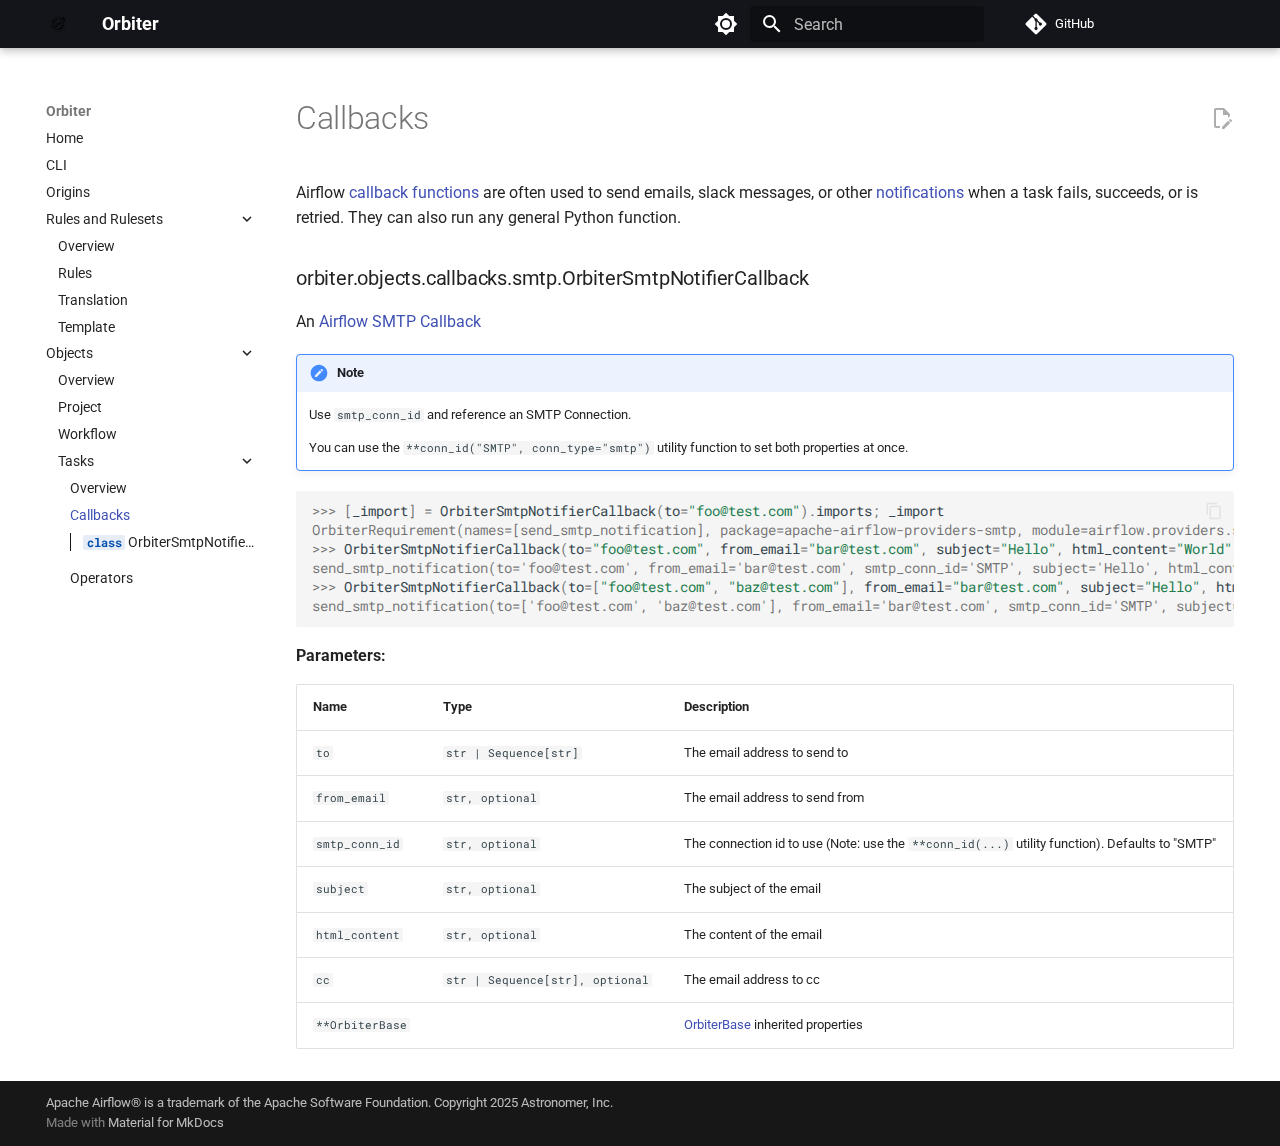
<file: objects/Tasks/Callbacks/index.html>
<!doctype html>
<html lang="en" class="no-js">
  <head>
    
      <meta charset="utf-8">
      <meta name="viewport" content="width=device-width,initial-scale=1">
      
      
      
        <link rel="canonical" href="https://astronomer.github.io/orbiter/objects/Tasks/Callbacks/">
      
      
        <link rel="prev" href="../">
      
      
        <link rel="next" href="../Operators/">
      
      
      <link rel="icon" href="../../../orbiter.png">
      <meta name="generator" content="mkdocs-1.6.1, mkdocs-material-9.6.13">
    
    
      
        <title>Callbacks - Orbiter</title>
      
    
    
      <link rel="stylesheet" href="../../../assets/stylesheets/main.342714a4.min.css">
      
        
        <link rel="stylesheet" href="../../../assets/stylesheets/palette.06af60db.min.css">
      
      


    
    
      
    
    
      
        
        
        <link rel="preconnect" href="https://fonts.gstatic.com" crossorigin>
        <link rel="stylesheet" href="https://fonts.googleapis.com/css?family=Roboto:300,300i,400,400i,700,700i%7CRoboto+Mono:400,400i,700,700i&display=fallback">
        <style>:root{--md-text-font:"Roboto";--md-code-font:"Roboto Mono"}</style>
      
    
    
      <link rel="stylesheet" href="../../../assets/_markdown_exec_pyodide.css">
    
      <link rel="stylesheet" href="../../../assets/_mkdocstrings.css">
    
      <link rel="stylesheet" href="../../../style.css">
    
    <script>__md_scope=new URL("../../..",location),__md_hash=e=>[...e].reduce(((e,_)=>(e<<5)-e+_.charCodeAt(0)),0),__md_get=(e,_=localStorage,t=__md_scope)=>JSON.parse(_.getItem(t.pathname+"."+e)),__md_set=(e,_,t=localStorage,a=__md_scope)=>{try{t.setItem(a.pathname+"."+e,JSON.stringify(_))}catch(e){}}</script>
    
      

    
    
    
  </head>
  
  
    
    
      
    
    
    
    
    <body dir="ltr" data-md-color-scheme="default" data-md-color-primary="black" data-md-color-accent="indigo">
  
    
    <input class="md-toggle" data-md-toggle="drawer" type="checkbox" id="__drawer" autocomplete="off">
    <input class="md-toggle" data-md-toggle="search" type="checkbox" id="__search" autocomplete="off">
    <label class="md-overlay" for="__drawer"></label>
    <div data-md-component="skip">
      
        
        <a href="#orbiter.objects.callbacks.smtp.OrbiterSmtpNotifierCallback" class="md-skip">
          Skip to content
        </a>
      
    </div>
    <div data-md-component="announce">
      
    </div>
    
    
      

  

<header class="md-header md-header--shadow" data-md-component="header">
  <nav class="md-header__inner md-grid" aria-label="Header">
    <a href="../../.." title="Orbiter" class="md-header__button md-logo" aria-label="Orbiter" data-md-component="logo">
      
  <img src="../../../orbiter.svg" alt="logo">

    </a>
    <label class="md-header__button md-icon" for="__drawer">
      
      <svg xmlns="http://www.w3.org/2000/svg" viewBox="0 0 24 24"><path d="M3 6h18v2H3zm0 5h18v2H3zm0 5h18v2H3z"/></svg>
    </label>
    <div class="md-header__title" data-md-component="header-title">
      <div class="md-header__ellipsis">
        <div class="md-header__topic">
          <span class="md-ellipsis">
            Orbiter
          </span>
        </div>
        <div class="md-header__topic" data-md-component="header-topic">
          <span class="md-ellipsis">
            
              Callbacks
            
          </span>
        </div>
      </div>
    </div>
    
      
        <form class="md-header__option" data-md-component="palette">
  
    
    
    
    <input class="md-option" data-md-color-media="(prefers-color-scheme: light)" data-md-color-scheme="default" data-md-color-primary="black" data-md-color-accent="indigo"  aria-label="Switch to dark mode"  type="radio" name="__palette" id="__palette_0">
    
      <label class="md-header__button md-icon" title="Switch to dark mode" for="__palette_1" hidden>
        <svg xmlns="http://www.w3.org/2000/svg" viewBox="0 0 24 24"><path d="M12 8a4 4 0 0 0-4 4 4 4 0 0 0 4 4 4 4 0 0 0 4-4 4 4 0 0 0-4-4m0 10a6 6 0 0 1-6-6 6 6 0 0 1 6-6 6 6 0 0 1 6 6 6 6 0 0 1-6 6m8-9.31V4h-4.69L12 .69 8.69 4H4v4.69L.69 12 4 15.31V20h4.69L12 23.31 15.31 20H20v-4.69L23.31 12z"/></svg>
      </label>
    
  
    
    
    
    <input class="md-option" data-md-color-media="(prefers-color-scheme: dark)" data-md-color-scheme="slate" data-md-color-primary="black" data-md-color-accent="indigo"  aria-label="Switch to light mode"  type="radio" name="__palette" id="__palette_1">
    
      <label class="md-header__button md-icon" title="Switch to light mode" for="__palette_0" hidden>
        <svg xmlns="http://www.w3.org/2000/svg" viewBox="0 0 24 24"><path d="M12 18c-.89 0-1.74-.2-2.5-.55C11.56 16.5 13 14.42 13 12s-1.44-4.5-3.5-5.45C10.26 6.2 11.11 6 12 6a6 6 0 0 1 6 6 6 6 0 0 1-6 6m8-9.31V4h-4.69L12 .69 8.69 4H4v4.69L.69 12 4 15.31V20h4.69L12 23.31 15.31 20H20v-4.69L23.31 12z"/></svg>
      </label>
    
  
</form>
      
    
    
      <script>var palette=__md_get("__palette");if(palette&&palette.color){if("(prefers-color-scheme)"===palette.color.media){var media=matchMedia("(prefers-color-scheme: light)"),input=document.querySelector(media.matches?"[data-md-color-media='(prefers-color-scheme: light)']":"[data-md-color-media='(prefers-color-scheme: dark)']");palette.color.media=input.getAttribute("data-md-color-media"),palette.color.scheme=input.getAttribute("data-md-color-scheme"),palette.color.primary=input.getAttribute("data-md-color-primary"),palette.color.accent=input.getAttribute("data-md-color-accent")}for(var[key,value]of Object.entries(palette.color))document.body.setAttribute("data-md-color-"+key,value)}</script>
    
    
    
      
      
        <label class="md-header__button md-icon" for="__search">
          
          <svg xmlns="http://www.w3.org/2000/svg" viewBox="0 0 24 24"><path d="M9.5 3A6.5 6.5 0 0 1 16 9.5c0 1.61-.59 3.09-1.56 4.23l.27.27h.79l5 5-1.5 1.5-5-5v-.79l-.27-.27A6.52 6.52 0 0 1 9.5 16 6.5 6.5 0 0 1 3 9.5 6.5 6.5 0 0 1 9.5 3m0 2C7 5 5 7 5 9.5S7 14 9.5 14 14 12 14 9.5 12 5 9.5 5"/></svg>
        </label>
        <div class="md-search" data-md-component="search" role="dialog">
  <label class="md-search__overlay" for="__search"></label>
  <div class="md-search__inner" role="search">
    <form class="md-search__form" name="search">
      <input type="text" class="md-search__input" name="query" aria-label="Search" placeholder="Search" autocapitalize="off" autocorrect="off" autocomplete="off" spellcheck="false" data-md-component="search-query" required>
      <label class="md-search__icon md-icon" for="__search">
        
        <svg xmlns="http://www.w3.org/2000/svg" viewBox="0 0 24 24"><path d="M9.5 3A6.5 6.5 0 0 1 16 9.5c0 1.61-.59 3.09-1.56 4.23l.27.27h.79l5 5-1.5 1.5-5-5v-.79l-.27-.27A6.52 6.52 0 0 1 9.5 16 6.5 6.5 0 0 1 3 9.5 6.5 6.5 0 0 1 9.5 3m0 2C7 5 5 7 5 9.5S7 14 9.5 14 14 12 14 9.5 12 5 9.5 5"/></svg>
        
        <svg xmlns="http://www.w3.org/2000/svg" viewBox="0 0 24 24"><path d="M20 11v2H8l5.5 5.5-1.42 1.42L4.16 12l7.92-7.92L13.5 5.5 8 11z"/></svg>
      </label>
      <nav class="md-search__options" aria-label="Search">
        
          <a href="javascript:void(0)" class="md-search__icon md-icon" title="Share" aria-label="Share" data-clipboard data-clipboard-text="" data-md-component="search-share" tabindex="-1">
            
            <svg xmlns="http://www.w3.org/2000/svg" viewBox="0 0 24 24"><path d="M18 16.08c-.76 0-1.44.3-1.96.77L8.91 12.7c.05-.23.09-.46.09-.7s-.04-.47-.09-.7l7.05-4.11c.54.5 1.25.81 2.04.81a3 3 0 0 0 3-3 3 3 0 0 0-3-3 3 3 0 0 0-3 3c0 .24.04.47.09.7L8.04 9.81C7.5 9.31 6.79 9 6 9a3 3 0 0 0-3 3 3 3 0 0 0 3 3c.79 0 1.5-.31 2.04-.81l7.12 4.15c-.05.21-.08.43-.08.66 0 1.61 1.31 2.91 2.92 2.91s2.92-1.3 2.92-2.91A2.92 2.92 0 0 0 18 16.08"/></svg>
          </a>
        
        <button type="reset" class="md-search__icon md-icon" title="Clear" aria-label="Clear" tabindex="-1">
          
          <svg xmlns="http://www.w3.org/2000/svg" viewBox="0 0 24 24"><path d="M19 6.41 17.59 5 12 10.59 6.41 5 5 6.41 10.59 12 5 17.59 6.41 19 12 13.41 17.59 19 19 17.59 13.41 12z"/></svg>
        </button>
      </nav>
      
        <div class="md-search__suggest" data-md-component="search-suggest"></div>
      
    </form>
    <div class="md-search__output">
      <div class="md-search__scrollwrap" tabindex="0" data-md-scrollfix>
        <div class="md-search-result" data-md-component="search-result">
          <div class="md-search-result__meta">
            Initializing search
          </div>
          <ol class="md-search-result__list" role="presentation"></ol>
        </div>
      </div>
    </div>
  </div>
</div>
      
    
    
      <div class="md-header__source">
        <a href="https://github.com/astronomer/orbiter" title="Go to repository" class="md-source" data-md-component="source">
  <div class="md-source__icon md-icon">
    
    <svg xmlns="http://www.w3.org/2000/svg" viewBox="0 0 448 512"><!--! Font Awesome Free 6.7.2 by @fontawesome - https://fontawesome.com License - https://fontawesome.com/license/free (Icons: CC BY 4.0, Fonts: SIL OFL 1.1, Code: MIT License) Copyright 2024 Fonticons, Inc.--><path d="M439.55 236.05 244 40.45a28.87 28.87 0 0 0-40.81 0l-40.66 40.63 51.52 51.52c27.06-9.14 52.68 16.77 43.39 43.68l49.66 49.66c34.23-11.8 61.18 31 35.47 56.69-26.49 26.49-70.21-2.87-56-37.34L240.22 199v121.85c25.3 12.54 22.26 41.85 9.08 55a34.34 34.34 0 0 1-48.55 0c-17.57-17.6-11.07-46.91 11.25-56v-123c-20.8-8.51-24.6-30.74-18.64-45L142.57 101 8.45 235.14a28.86 28.86 0 0 0 0 40.81l195.61 195.6a28.86 28.86 0 0 0 40.8 0l194.69-194.69a28.86 28.86 0 0 0 0-40.81"/></svg>
  </div>
  <div class="md-source__repository">
    GitHub
  </div>
</a>
      </div>
    
  </nav>
  
</header>
    
    <div class="md-container" data-md-component="container">
      
      
        
          
        
      
      <main class="md-main" data-md-component="main">
        <div class="md-main__inner md-grid">
          
            
              
              <div class="md-sidebar md-sidebar--primary" data-md-component="sidebar" data-md-type="navigation" >
                <div class="md-sidebar__scrollwrap">
                  <div class="md-sidebar__inner">
                    



  

<nav class="md-nav md-nav--primary md-nav--integrated" aria-label="Navigation" data-md-level="0">
  <label class="md-nav__title" for="__drawer">
    <a href="../../.." title="Orbiter" class="md-nav__button md-logo" aria-label="Orbiter" data-md-component="logo">
      
  <img src="../../../orbiter.svg" alt="logo">

    </a>
    Orbiter
  </label>
  
    <div class="md-nav__source">
      <a href="https://github.com/astronomer/orbiter" title="Go to repository" class="md-source" data-md-component="source">
  <div class="md-source__icon md-icon">
    
    <svg xmlns="http://www.w3.org/2000/svg" viewBox="0 0 448 512"><!--! Font Awesome Free 6.7.2 by @fontawesome - https://fontawesome.com License - https://fontawesome.com/license/free (Icons: CC BY 4.0, Fonts: SIL OFL 1.1, Code: MIT License) Copyright 2024 Fonticons, Inc.--><path d="M439.55 236.05 244 40.45a28.87 28.87 0 0 0-40.81 0l-40.66 40.63 51.52 51.52c27.06-9.14 52.68 16.77 43.39 43.68l49.66 49.66c34.23-11.8 61.18 31 35.47 56.69-26.49 26.49-70.21-2.87-56-37.34L240.22 199v121.85c25.3 12.54 22.26 41.85 9.08 55a34.34 34.34 0 0 1-48.55 0c-17.57-17.6-11.07-46.91 11.25-56v-123c-20.8-8.51-24.6-30.74-18.64-45L142.57 101 8.45 235.14a28.86 28.86 0 0 0 0 40.81l195.61 195.6a28.86 28.86 0 0 0 40.8 0l194.69-194.69a28.86 28.86 0 0 0 0-40.81"/></svg>
  </div>
  <div class="md-source__repository">
    GitHub
  </div>
</a>
    </div>
  
  <ul class="md-nav__list" data-md-scrollfix>
    
      
      
  
  
  
  
    <li class="md-nav__item">
      <a href="../../.." class="md-nav__link">
        
  
  
  <span class="md-ellipsis">
    Home
    
  </span>
  

      </a>
    </li>
  

    
      
      
  
  
  
  
    <li class="md-nav__item">
      <a href="../../../cli/" class="md-nav__link">
        
  
  
  <span class="md-ellipsis">
    CLI
    
  </span>
  

      </a>
    </li>
  

    
      
      
  
  
  
  
    <li class="md-nav__item">
      <a href="../../../origins/" class="md-nav__link">
        
  
  
  <span class="md-ellipsis">
    Origins
    
  </span>
  

      </a>
    </li>
  

    
      
      
  
  
  
  
    
    
    
    
    
    <li class="md-nav__item md-nav__item--nested">
      
        
        
          
        
        <input class="md-nav__toggle md-toggle md-toggle--indeterminate" type="checkbox" id="__nav_4" >
        
          
          <label class="md-nav__link" for="__nav_4" id="__nav_4_label" tabindex="0">
            
  
  
  <span class="md-ellipsis">
    Rules and Rulesets
    
  </span>
  

            <span class="md-nav__icon md-icon"></span>
          </label>
        
        <nav class="md-nav" data-md-level="1" aria-labelledby="__nav_4_label" aria-expanded="false">
          <label class="md-nav__title" for="__nav_4">
            <span class="md-nav__icon md-icon"></span>
            Rules and Rulesets
          </label>
          <ul class="md-nav__list" data-md-scrollfix>
            
              
                
  
  
  
  
    <li class="md-nav__item">
      <a href="../../../Rules_and_Rulesets/" class="md-nav__link">
        
  
  
  <span class="md-ellipsis">
    Overview
    
  </span>
  

      </a>
    </li>
  

              
            
              
                
  
  
  
  
    <li class="md-nav__item">
      <a href="../../../Rules_and_Rulesets/rules/" class="md-nav__link">
        
  
  
  <span class="md-ellipsis">
    Rules
    
  </span>
  

      </a>
    </li>
  

              
            
              
                
  
  
  
  
    <li class="md-nav__item">
      <a href="../../../Rules_and_Rulesets/rulesets/" class="md-nav__link">
        
  
  
  <span class="md-ellipsis">
    Translation
    
  </span>
  

      </a>
    </li>
  

              
            
              
                
  
  
  
  
    <li class="md-nav__item">
      <a href="../../../Rules_and_Rulesets/template/" class="md-nav__link">
        
  
  
  <span class="md-ellipsis">
    Template
    
  </span>
  

      </a>
    </li>
  

              
            
          </ul>
        </nav>
      
    </li>
  

    
      
      
  
  
    
  
  
  
    
    
    
    
    
    <li class="md-nav__item md-nav__item--active md-nav__item--nested">
      
        
        
        <input class="md-nav__toggle md-toggle " type="checkbox" id="__nav_5" checked>
        
          
          <label class="md-nav__link" for="__nav_5" id="__nav_5_label" tabindex="0">
            
  
  
  <span class="md-ellipsis">
    Objects
    
  </span>
  

            <span class="md-nav__icon md-icon"></span>
          </label>
        
        <nav class="md-nav" data-md-level="1" aria-labelledby="__nav_5_label" aria-expanded="true">
          <label class="md-nav__title" for="__nav_5">
            <span class="md-nav__icon md-icon"></span>
            Objects
          </label>
          <ul class="md-nav__list" data-md-scrollfix>
            
              
                
  
  
  
  
    <li class="md-nav__item">
      <a href="../../" class="md-nav__link">
        
  
  
  <span class="md-ellipsis">
    Overview
    
  </span>
  

      </a>
    </li>
  

              
            
              
                
  
  
  
  
    <li class="md-nav__item">
      <a href="../../project/" class="md-nav__link">
        
  
  
  <span class="md-ellipsis">
    Project
    
  </span>
  

      </a>
    </li>
  

              
            
              
                
  
  
  
  
    <li class="md-nav__item">
      <a href="../../workflow/" class="md-nav__link">
        
  
  
  <span class="md-ellipsis">
    Workflow
    
  </span>
  

      </a>
    </li>
  

              
            
              
                
  
  
    
  
  
  
    
    
    
    
    
    <li class="md-nav__item md-nav__item--active md-nav__item--nested">
      
        
        
        <input class="md-nav__toggle md-toggle " type="checkbox" id="__nav_5_4" checked>
        
          
          <label class="md-nav__link" for="__nav_5_4" id="__nav_5_4_label" tabindex="0">
            
  
  
  <span class="md-ellipsis">
    Tasks
    
  </span>
  

            <span class="md-nav__icon md-icon"></span>
          </label>
        
        <nav class="md-nav" data-md-level="2" aria-labelledby="__nav_5_4_label" aria-expanded="true">
          <label class="md-nav__title" for="__nav_5_4">
            <span class="md-nav__icon md-icon"></span>
            Tasks
          </label>
          <ul class="md-nav__list" data-md-scrollfix>
            
              
                
  
  
  
  
    <li class="md-nav__item">
      <a href="../" class="md-nav__link">
        
  
  
  <span class="md-ellipsis">
    Overview
    
  </span>
  

      </a>
    </li>
  

              
            
              
                
  
  
    
  
  
  
    <li class="md-nav__item md-nav__item--active">
      
      <input class="md-nav__toggle md-toggle" type="checkbox" id="__toc">
      
      
      
        <label class="md-nav__link md-nav__link--active" for="__toc">
          
  
  
  <span class="md-ellipsis">
    Callbacks
    
  </span>
  

          <span class="md-nav__icon md-icon"></span>
        </label>
      
      <a href="./" class="md-nav__link md-nav__link--active">
        
  
  
  <span class="md-ellipsis">
    Callbacks
    
  </span>
  

      </a>
      
        

<nav class="md-nav md-nav--secondary" aria-label="Table of contents">
  
  
  
  
    <label class="md-nav__title" for="__toc">
      <span class="md-nav__icon md-icon"></span>
      Table of contents
    </label>
    <ul class="md-nav__list" data-md-component="toc" data-md-scrollfix>
      
        <li class="md-nav__item">
  <a href="#orbiter.objects.callbacks.smtp.OrbiterSmtpNotifierCallback" class="md-nav__link">
    <span class="md-ellipsis">
      <code class="doc-symbol doc-symbol-toc doc-symbol-class"></code>&nbsp;OrbiterSmtpNotifierCallback
    </span>
  </a>
  
</li>
      
    </ul>
  
</nav>
      
    </li>
  

              
            
              
                
  
  
  
  
    <li class="md-nav__item">
      <a href="../Operators/" class="md-nav__link">
        
  
  
  <span class="md-ellipsis">
    Operators
    
  </span>
  

      </a>
    </li>
  

              
            
          </ul>
        </nav>
      
    </li>
  

              
            
          </ul>
        </nav>
      
    </li>
  

    
  </ul>
</nav>
                  </div>
                </div>
              </div>
            
            
          
          
            <div class="md-content" data-md-component="content">
              <article class="md-content__inner md-typeset">
                
                  


  
    <a href="https://github.com/astronomer/orbiter/edit/main/docs/objects/Tasks/Callbacks.md" title="Edit this page" class="md-content__button md-icon">
      
      <svg xmlns="http://www.w3.org/2000/svg" viewBox="0 0 24 24"><path d="M10 20H6V4h7v5h5v3.1l2-2V8l-6-6H6c-1.1 0-2 .9-2 2v16c0 1.1.9 2 2 2h4zm10.2-7c.1 0 .3.1.4.2l1.3 1.3c.2.2.2.6 0 .8l-1 1-2.1-2.1 1-1c.1-.1.2-.2.4-.2m0 3.9L14.1 23H12v-2.1l6.1-6.1z"/></svg>
    </a>
  
  


  <h1>Callbacks</h1>

<p>Airflow <a href="https://airflow.apache.org/docs/apache-airflow/stable/administration-and-deployment/logging-monitoring/callbacks.html">callback functions</a>
are often used to send emails, slack messages, or other <a href="https://airflow.apache.org/docs/apache-airflow-providers/core-extensions/notifications.html">notifications</a> when a task fails, succeeds, or is retried.
They can also run any general Python function.</p>


<div class="doc doc-object doc-class">



<h3 id="orbiter.objects.callbacks.smtp.OrbiterSmtpNotifierCallback" class="doc doc-heading">
            <span class="doc doc-object-name doc-class-name">orbiter.objects.callbacks.smtp.OrbiterSmtpNotifierCallback</span>


<a href="#orbiter.objects.callbacks.smtp.OrbiterSmtpNotifierCallback" class="headerlink" title="Permanent link">&para;</a></h3>


    <div class="doc doc-contents first">


        <p>An <a href="https://airflow.apache.org/docs/apache-airflow-providers-smtp/stable/_api/airflow/providers/smtp/notifications/smtp/index.html">Airflow SMTP Callback</a></p>
<div class="admonition note">
<p class="admonition-title">Note</p>
<p>Use <code>smtp_conn_id</code> and reference an SMTP Connection.</p>
<p>You can use the <code>**conn_id("SMTP", conn_type="smtp")</code> utility function to set both properties at once.</p>
</div>
<div class="highlight"><pre><span></span><code><a id="__codelineno-0-1" name="__codelineno-0-1" href="#__codelineno-0-1"></a><span class="gp">&gt;&gt;&gt; </span><span class="p">[</span><span class="n">_import</span><span class="p">]</span> <span class="o">=</span> <span class="n">OrbiterSmtpNotifierCallback</span><span class="p">(</span><span class="n">to</span><span class="o">=</span><span class="s2">&quot;foo@test.com&quot;</span><span class="p">)</span><span class="o">.</span><span class="n">imports</span><span class="p">;</span> <span class="n">_import</span>
<a id="__codelineno-0-2" name="__codelineno-0-2" href="#__codelineno-0-2"></a><span class="go">OrbiterRequirement(names=[send_smtp_notification], package=apache-airflow-providers-smtp, module=airflow.providers.smtp.notifications.smtp, sys_package=None)</span>
<a id="__codelineno-0-3" name="__codelineno-0-3" href="#__codelineno-0-3"></a><span class="gp">&gt;&gt;&gt; </span><span class="n">OrbiterSmtpNotifierCallback</span><span class="p">(</span><span class="n">to</span><span class="o">=</span><span class="s2">&quot;foo@test.com&quot;</span><span class="p">,</span> <span class="n">from_email</span><span class="o">=</span><span class="s2">&quot;bar@test.com&quot;</span><span class="p">,</span> <span class="n">subject</span><span class="o">=</span><span class="s2">&quot;Hello&quot;</span><span class="p">,</span> <span class="n">html_content</span><span class="o">=</span><span class="s2">&quot;World&quot;</span><span class="p">)</span>
<a id="__codelineno-0-4" name="__codelineno-0-4" href="#__codelineno-0-4"></a><span class="go">send_smtp_notification(to=&#39;foo@test.com&#39;, from_email=&#39;bar@test.com&#39;, smtp_conn_id=&#39;SMTP&#39;, subject=&#39;Hello&#39;, html_content=&#39;World&#39;)</span>
<a id="__codelineno-0-5" name="__codelineno-0-5" href="#__codelineno-0-5"></a><span class="gp">&gt;&gt;&gt; </span><span class="n">OrbiterSmtpNotifierCallback</span><span class="p">(</span><span class="n">to</span><span class="o">=</span><span class="p">[</span><span class="s2">&quot;foo@test.com&quot;</span><span class="p">,</span> <span class="s2">&quot;baz@test.com&quot;</span><span class="p">],</span> <span class="n">from_email</span><span class="o">=</span><span class="s2">&quot;bar@test.com&quot;</span><span class="p">,</span> <span class="n">subject</span><span class="o">=</span><span class="s2">&quot;Hello&quot;</span><span class="p">,</span> <span class="n">html_content</span><span class="o">=</span><span class="s2">&quot;World&quot;</span><span class="p">)</span>
<a id="__codelineno-0-6" name="__codelineno-0-6" href="#__codelineno-0-6"></a><span class="go">send_smtp_notification(to=[&#39;foo@test.com&#39;, &#39;baz@test.com&#39;], from_email=&#39;bar@test.com&#39;, smtp_conn_id=&#39;SMTP&#39;, subject=&#39;Hello&#39;, html_content=&#39;World&#39;)</span>
</code></pre></div>



  <p><strong>Parameters:</strong></p>
  <table>
    <thead>
      <tr>
        <th>Name</th>
        <th>Type</th>
        <th>Description</th>
      </tr>
    </thead>
    <tbody>
        <tr>
          <td><code>to</code></td>
          <td>
                <code>str | Sequence[str]</code>
          </td>
          <td>
            <div class="doc-md-description">
              <p>The email address to send to</p>
            </div>
          </td>
        </tr>
        <tr>
          <td><code>from_email</code></td>
          <td>
                <code>str, optional</code>
          </td>
          <td>
            <div class="doc-md-description">
              <p>The email address to send from</p>
            </div>
          </td>
        </tr>
        <tr>
          <td><code>smtp_conn_id</code></td>
          <td>
                <code>str, optional</code>
          </td>
          <td>
            <div class="doc-md-description">
              <p>The connection id to use (Note: use the <code>**conn_id(...)</code> utility function). Defaults to "SMTP"</p>
            </div>
          </td>
        </tr>
        <tr>
          <td><code>subject</code></td>
          <td>
                <code>str, optional</code>
          </td>
          <td>
            <div class="doc-md-description">
              <p>The subject of the email</p>
            </div>
          </td>
        </tr>
        <tr>
          <td><code>html_content</code></td>
          <td>
                <code>str, optional</code>
          </td>
          <td>
            <div class="doc-md-description">
              <p>The content of the email</p>
            </div>
          </td>
        </tr>
        <tr>
          <td><code>cc</code></td>
          <td>
                <code>str | Sequence[str], optional</code>
          </td>
          <td>
            <div class="doc-md-description">
              <p>The email address to cc</p>
            </div>
          </td>
        </tr>
        <tr>
          <td><code>**OrbiterBase</code></td>
          <td>
          </td>
          <td>
            <div class="doc-md-description">
              <p><a class="autorefs autorefs-internal" title="orbiter.objects.OrbiterBase" href="../../#orbiter.objects.OrbiterBase">OrbiterBase</a> inherited properties</p>
            </div>
          </td>
        </tr>
    </tbody>
  </table>














  <div class="doc doc-children">











  </div>

    </div>

</div>












                
              </article>
            </div>
          
          
  <script>var tabs=__md_get("__tabs");if(Array.isArray(tabs))e:for(var set of document.querySelectorAll(".tabbed-set")){var labels=set.querySelector(".tabbed-labels");for(var tab of tabs)for(var label of labels.getElementsByTagName("label"))if(label.innerText.trim()===tab){var input=document.getElementById(label.htmlFor);input.checked=!0;continue e}}</script>

<script>var target=document.getElementById(location.hash.slice(1));target&&target.name&&(target.checked=target.name.startsWith("__tabbed_"))</script>
        </div>
        
      </main>
      
        <footer class="md-footer">
  
  <div class="md-footer-meta md-typeset">
    <div class="md-footer-meta__inner md-grid">
      <div class="md-copyright">
  
    <div class="md-copyright__highlight">
      Apache Airflow® is a trademark of the Apache Software Foundation. Copyright 2025 Astronomer, Inc.
    </div>
  
  
    Made with
    <a href="https://squidfunk.github.io/mkdocs-material/" target="_blank" rel="noopener">
      Material for MkDocs
    </a>
  
</div>
      
    </div>
  </div>
</footer>
      
    </div>
    <div class="md-dialog" data-md-component="dialog">
      <div class="md-dialog__inner md-typeset"></div>
    </div>
    
      <div class="md-progress" data-md-component="progress" role="progressbar"></div>
    
    
    
      
      <script id="__config" type="application/json">{"base": "../../..", "features": ["navigation.path", "navigation.instant", "navigation.instant.progress", "navigation.tracking", "navigation.expand", "toc.follow", "toc.integrate", "content.tabs.link", "content.action.edit", "content.code.copy", "content.code.annotate", "search.share", "search.highlight", "search.suggest"], "search": "../../../assets/javascripts/workers/search.d50fe291.min.js", "tags": null, "translations": {"clipboard.copied": "Copied to clipboard", "clipboard.copy": "Copy to clipboard", "search.result.more.one": "1 more on this page", "search.result.more.other": "# more on this page", "search.result.none": "No matching documents", "search.result.one": "1 matching document", "search.result.other": "# matching documents", "search.result.placeholder": "Type to start searching", "search.result.term.missing": "Missing", "select.version": "Select version"}, "version": null}</script>
    
    
      <script src="../../../assets/javascripts/bundle.13a4f30d.min.js"></script>
      
        <script src="../../../assets/_markdown_exec_pyodide.js"></script>
      
    
  </body>
</html>
</file>
<file: assets/_markdown_exec_pyodide.css>
html[data-theme="light"] {
    @import "https://cdn.jsdelivr.net/npm/highlightjs-themes@1.0.0/tomorrow.css"
}

html[data-theme="dark"] {
    @import "https://cdn.jsdelivr.net/npm/highlightjs-themes@1.0.0/tomorrow-night-blue.min.css"
}


.ace_gutter {
    z-index: 1;
}

.pyodide-editor {
    width: 100%;
    min-height: 200px;
    max-height: 400px;
    font-size: .85em;
}

.pyodide-editor-bar {
    color: var(--md-primary-bg-color);
    background-color: var(--md-primary-fg-color);
    width: 100%;
    font: monospace;
    font-size: 0.75em;
    padding: 2px 0 2px;
}

.pyodide-bar-item {
    padding: 0 18px 0;
    display: inline-block;
    width: 50%;
}

.pyodide pre {
    margin: 0;
}

.pyodide-output {
    width: 100%;
    margin-bottom: -15px;
    min-height: 46px;
    max-height: 400px
}

.pyodide-clickable {
    cursor: pointer;
    text-align: right;
}

/* For themes other than Material. */
.pyodide .twemoji svg {
    width: 1rem;
}
</file>
<file: assets/_mkdocstrings.css>
/* Avoid breaking parameter names, etc. in table cells. */
.doc-contents td code {
  word-break: normal !important;
}

/* No line break before first paragraph of descriptions. */
.doc-md-description,
.doc-md-description>p:first-child {
  display: inline;
}

/* Max width for docstring sections tables. */
.doc .md-typeset__table,
.doc .md-typeset__table table {
  display: table !important;
  width: 100%;
}

.doc .md-typeset__table tr {
  display: table-row;
}

/* Defaults in Spacy table style. */
.doc-param-default {
  float: right;
}

/* Parameter headings must be inline, not blocks. */
.doc-heading-parameter {
  display: inline;
}

/* Prefer space on the right, not the left of parameter permalinks. */
.doc-heading-parameter .headerlink {
  margin-left: 0 !important;
  margin-right: 0.2rem;
}

/* Backward-compatibility: docstring section titles in bold. */
.doc-section-title {
  font-weight: bold;
}

/* Backlinks crumb separator. */
.doc-backlink-crumb {
  display: inline-flex;
  gap: .2rem;
  white-space: nowrap;
  align-items: center;
  vertical-align: middle;
}
.doc-backlink-crumb:not(:first-child)::before {
  background-color: var(--md-default-fg-color--lighter);
  content: "";
  display: inline;
  height: 1rem;
  --md-path-icon: url('data:image/svg+xml;charset=utf-8,<svg xmlns="http://www.w3.org/2000/svg" viewBox="0 0 24 24"><path d="M8.59 16.58 13.17 12 8.59 7.41 10 6l6 6-6 6z"/></svg>');
  -webkit-mask-image: var(--md-path-icon);
  mask-image: var(--md-path-icon);
  width: 1rem;
}
.doc-backlink-crumb.last {
  font-weight: bold;
}

/* Symbols in Navigation and ToC. */
:root, :host,
[data-md-color-scheme="default"] {
  --doc-symbol-parameter-fg-color: #df50af;
  --doc-symbol-attribute-fg-color: #953800;
  --doc-symbol-function-fg-color: #8250df;
  --doc-symbol-method-fg-color: #8250df;
  --doc-symbol-class-fg-color: #0550ae;
  --doc-symbol-module-fg-color: #5cad0f;

  --doc-symbol-parameter-bg-color: #df50af1a;
  --doc-symbol-attribute-bg-color: #9538001a;
  --doc-symbol-function-bg-color: #8250df1a;
  --doc-symbol-method-bg-color: #8250df1a;
  --doc-symbol-class-bg-color: #0550ae1a;
  --doc-symbol-module-bg-color: #5cad0f1a;
}

[data-md-color-scheme="slate"] {
  --doc-symbol-parameter-fg-color: #ffa8cc;
  --doc-symbol-attribute-fg-color: #ffa657;
  --doc-symbol-function-fg-color: #d2a8ff;
  --doc-symbol-method-fg-color: #d2a8ff;
  --doc-symbol-class-fg-color: #79c0ff;
  --doc-symbol-module-fg-color: #baff79;

  --doc-symbol-parameter-bg-color: #ffa8cc1a;
  --doc-symbol-attribute-bg-color: #ffa6571a;
  --doc-symbol-function-bg-color: #d2a8ff1a;
  --doc-symbol-method-bg-color: #d2a8ff1a;
  --doc-symbol-class-bg-color: #79c0ff1a;
  --doc-symbol-module-bg-color: #baff791a;
}

code.doc-symbol {
  border-radius: .1rem;
  font-size: .85em;
  padding: 0 .3em;
  font-weight: bold;
}

code.doc-symbol-parameter,
a code.doc-symbol-parameter {
  color: var(--doc-symbol-parameter-fg-color);
  background-color: var(--doc-symbol-parameter-bg-color);
}

code.doc-symbol-parameter::after {
  content: "param";
}

code.doc-symbol-attribute,
a code.doc-symbol-attribute {
  color: var(--doc-symbol-attribute-fg-color);
  background-color: var(--doc-symbol-attribute-bg-color);
}

code.doc-symbol-attribute::after {
  content: "attr";
}

code.doc-symbol-function,
a code.doc-symbol-function {
  color: var(--doc-symbol-function-fg-color);
  background-color: var(--doc-symbol-function-bg-color);
}

code.doc-symbol-function::after {
  content: "func";
}

code.doc-symbol-method,
a code.doc-symbol-method {
  color: var(--doc-symbol-method-fg-color);
  background-color: var(--doc-symbol-method-bg-color);
}

code.doc-symbol-method::after {
  content: "meth";
}

code.doc-symbol-class,
a code.doc-symbol-class {
  color: var(--doc-symbol-class-fg-color);
  background-color: var(--doc-symbol-class-bg-color);
}

code.doc-symbol-class::after {
  content: "class";
}

code.doc-symbol-module,
a code.doc-symbol-module {
  color: var(--doc-symbol-module-fg-color);
  background-color: var(--doc-symbol-module-bg-color);
}

code.doc-symbol-module::after {
  content: "mod";
}

.doc-signature .autorefs {
  color: inherit;
  border-bottom: 1px dotted currentcolor;
}
</file>
<file: style.css>
/* prevent highlighting console parts in docstring */
.highlight .gp, .highlight .go { /* Generic.Prompt, Generic.Output */
    user-select: none;
}

/* https://mkdocstrings.github.io/python/usage/customization/#material */
/* Indentation. */
div.doc-contents:not(.first) {
  padding-left: 25px;
  border-left: .05rem solid var(--md-typeset-table-color);
}

/* Mark external links as such. */
a.external::after,
a.autorefs-external::after {
  /* https://primer.style/octicons/arrow-up-right-24 */
  mask-image: url('data:image/svg+xml,<svg xmlns="http://www.w3.org/2000/svg" viewBox="0 0 24 24"><path d="M18.25 15.5a.75.75 0 00.75-.75v-9a.75.75 0 00-.75-.75h-9a.75.75 0 000 1.5h7.19L6.22 16.72a.75.75 0 101.06 1.06L17.5 7.56v7.19c0 .414.336.75.75.75z"></path></svg>');
  -webkit-mask-image: url('data:image/svg+xml,<svg xmlns="http://www.w3.org/2000/svg" viewBox="0 0 24 24"><path d="M18.25 15.5a.75.75 0 00.75-.75v-9a.75.75 0 00-.75-.75h-9a.75.75 0 000 1.5h7.19L6.22 16.72a.75.75 0 101.06 1.06L17.5 7.56v7.19c0 .414.336.75.75.75z"></path></svg>');
  content: ' ';

  display: inline-block;
  vertical-align: middle;
  position: relative;

  height: 1em;
  width: 1em;
  background-color: var(--md-typeset-a-color);
}

a.external:hover::after,
a.autorefs-external:hover::after {
  background-color: var(--md-accent-fg-color);
}
</file>
<file: assets/stylesheets/main.4af4bdda.min.css>
@charset "UTF-8";html{-webkit-text-size-adjust:none;-moz-text-size-adjust:none;text-size-adjust:none;box-sizing:border-box}*,:after,:before{box-sizing:inherit}@media (prefers-reduced-motion){*,:after,:before{transition:none!important}}body{margin:0}a,button,input,label{-webkit-tap-highlight-color:transparent}a{color:inherit;text-decoration:none}hr{border:0;box-sizing:initial;display:block;height:.05rem;overflow:visible;padding:0}small{font-size:80%}sub,sup{line-height:1em}img{border-style:none}table{border-collapse:initial;border-spacing:0}td,th{font-weight:400;vertical-align:top}button{background:#0000;border:0;font-family:inherit;font-size:inherit;margin:0;padding:0}input{border:0;outline:none}:root{--md-primary-fg-color:#4051b5;--md-primary-fg-color--light:#5d6cc0;--md-primary-fg-color--dark:#303fa1;--md-primary-bg-color:#fff;--md-primary-bg-color--light:#ffffffb3;--md-accent-fg-color:#526cfe;--md-accent-fg-color--transparent:#526cfe1a;--md-accent-bg-color:#fff;--md-accent-bg-color--light:#ffffffb3}[data-md-color-scheme=default]{color-scheme:light}[data-md-color-scheme=default] img[src$="#gh-dark-mode-only"],[data-md-color-scheme=default] img[src$="#only-dark"]{display:none}:root,[data-md-color-scheme=default]{--md-hue:225deg;--md-default-fg-color:#000000de;--md-default-fg-color--light:#0000008a;--md-default-fg-color--lighter:#00000052;--md-default-fg-color--lightest:#00000012;--md-default-bg-color:#fff;--md-default-bg-color--light:#ffffffb3;--md-default-bg-color--lighter:#ffffff4d;--md-default-bg-color--lightest:#ffffff1f;--md-code-fg-color:#36464e;--md-code-bg-color:#f5f5f5;--md-code-hl-color:#4287ff;--md-code-hl-color--light:#4287ff1a;--md-code-hl-number-color:#d52a2a;--md-code-hl-special-color:#db1457;--md-code-hl-function-color:#a846b9;--md-code-hl-constant-color:#6e59d9;--md-code-hl-keyword-color:#3f6ec6;--md-code-hl-string-color:#1c7d4d;--md-code-hl-name-color:var(--md-code-fg-color);--md-code-hl-operator-color:var(--md-default-fg-color--light);--md-code-hl-punctuation-color:var(--md-default-fg-color--light);--md-code-hl-comment-color:var(--md-default-fg-color--light);--md-code-hl-generic-color:var(--md-default-fg-color--light);--md-code-hl-variable-color:var(--md-default-fg-color--light);--md-typeset-color:var(--md-default-fg-color);--md-typeset-a-color:var(--md-primary-fg-color);--md-typeset-del-color:#f5503d26;--md-typeset-ins-color:#0bd57026;--md-typeset-kbd-color:#fafafa;--md-typeset-kbd-accent-color:#fff;--md-typeset-kbd-border-color:#b8b8b8;--md-typeset-mark-color:#ffff0080;--md-typeset-table-color:#0000001f;--md-typeset-table-color--light:rgba(0,0,0,.035);--md-admonition-fg-color:var(--md-default-fg-color);--md-admonition-bg-color:var(--md-default-bg-color);--md-warning-fg-color:#000000de;--md-warning-bg-color:#ff9;--md-footer-fg-color:#fff;--md-footer-fg-color--light:#ffffffb3;--md-footer-fg-color--lighter:#ffffff73;--md-footer-bg-color:#000000de;--md-footer-bg-color--dark:#00000052;--md-shadow-z1:0 0.2rem 0.5rem #0000000d,0 0 0.05rem #0000001a;--md-shadow-z2:0 0.2rem 0.5rem #0000001a,0 0 0.05rem #00000040;--md-shadow-z3:0 0.2rem 0.5rem #0003,0 0 0.05rem #00000059}.md-icon svg{fill:currentcolor;display:block;height:1.2rem;width:1.2rem}body{-webkit-font-smoothing:antialiased;-moz-osx-font-smoothing:grayscale;--md-text-font-family:var(--md-text-font,_),-apple-system,BlinkMacSystemFont,Helvetica,Arial,sans-serif;--md-code-font-family:var(--md-code-font,_),SFMono-Regular,Consolas,Menlo,monospace}aside,body,input{font-feature-settings:"kern","liga";color:var(--md-typeset-color);font-family:var(--md-text-font-family)}code,kbd,pre{font-feature-settings:"kern";font-family:var(--md-code-font-family)}:root{--md-typeset-table-sort-icon:url('data:image/svg+xml;charset=utf-8,<svg xmlns="http://www.w3.org/2000/svg" viewBox="0 0 24 24"><path d="m18 21-4-4h3V7h-3l4-4 4 4h-3v10h3M2 19v-2h10v2M2 13v-2h7v2M2 7V5h4v2z"/></svg>');--md-typeset-table-sort-icon--asc:url('data:image/svg+xml;charset=utf-8,<svg xmlns="http://www.w3.org/2000/svg" viewBox="0 0 24 24"><path d="M19 17h3l-4 4-4-4h3V3h2M2 17h10v2H2M6 5v2H2V5m0 6h7v2H2z"/></svg>');--md-typeset-table-sort-icon--desc:url('data:image/svg+xml;charset=utf-8,<svg xmlns="http://www.w3.org/2000/svg" viewBox="0 0 24 24"><path d="M19 7h3l-4-4-4 4h3v14h2M2 17h10v2H2M6 5v2H2V5m0 6h7v2H2z"/></svg>')}.md-typeset{-webkit-print-color-adjust:exact;color-adjust:exact;font-size:.8rem;line-height:1.6;overflow-wrap:break-word}@media print{.md-typeset{font-size:.68rem}}.md-typeset blockquote,.md-typeset dl,.md-typeset figure,.md-typeset ol,.md-typeset pre,.md-typeset ul{margin-bottom:1em;margin-top:1em}.md-typeset h1{color:var(--md-default-fg-color--light);font-size:2em;line-height:1.3;margin:0 0 1.25em}.md-typeset h1,.md-typeset h2{font-weight:300;letter-spacing:-.01em}.md-typeset h2{font-size:1.5625em;line-height:1.4;margin:1.6em 0 .64em}.md-typeset h3{font-size:1.25em;font-weight:400;letter-spacing:-.01em;line-height:1.5;margin:1.6em 0 .8em}.md-typeset h2+h3{margin-top:.8em}.md-typeset h4{font-weight:700;letter-spacing:-.01em;margin:1em 0}.md-typeset h5,.md-typeset h6{color:var(--md-default-fg-color--light);font-size:.8em;font-weight:700;letter-spacing:-.01em;margin:1.25em 0}.md-typeset h5{text-transform:uppercase}.md-typeset h5 code{text-transform:none}.md-typeset hr{border-bottom:.05rem solid var(--md-default-fg-color--lightest);display:flow-root;margin:1.5em 0}.md-typeset a{color:var(--md-typeset-a-color);word-break:break-word}.md-typeset a,.md-typeset a:before{transition:color 125ms}.md-typeset a:focus,.md-typeset a:hover{color:var(--md-accent-fg-color)}.md-typeset a:focus code,.md-typeset a:hover code{background-color:var(--md-accent-fg-color--transparent)}.md-typeset a code{color:currentcolor;transition:background-color 125ms}.md-typeset a.focus-visible{outline-color:var(--md-accent-fg-color);outline-offset:.2rem}.md-typeset code,.md-typeset kbd,.md-typeset pre{color:var(--md-code-fg-color);direction:ltr;font-variant-ligatures:none}@media print{.md-typeset code,.md-typeset kbd,.md-typeset pre{white-space:pre-wrap}}.md-typeset code{background-color:var(--md-code-bg-color);border-radius:.1rem;-webkit-box-decoration-break:clone;box-decoration-break:clone;font-size:.85em;padding:0 .2941176471em;word-break:break-word}.md-typeset code:not(.focus-visible){-webkit-tap-highlight-color:transparent;outline:none}.md-typeset pre{display:flow-root;line-height:1.4;position:relative}.md-typeset pre>code{-webkit-box-decoration-break:slice;box-decoration-break:slice;box-shadow:none;display:block;margin:0;outline-color:var(--md-accent-fg-color);overflow:auto;padding:.7720588235em 1.1764705882em;scrollbar-color:var(--md-default-fg-color--lighter) #0000;scrollbar-width:thin;touch-action:auto;word-break:normal}.md-typeset pre>code:hover{scrollbar-color:var(--md-accent-fg-color) #0000}.md-typeset pre>code::-webkit-scrollbar{height:.2rem;width:.2rem}.md-typeset pre>code::-webkit-scrollbar-thumb{background-color:var(--md-default-fg-color--lighter)}.md-typeset pre>code::-webkit-scrollbar-thumb:hover{background-color:var(--md-accent-fg-color)}.md-typeset kbd{background-color:var(--md-typeset-kbd-color);border-radius:.1rem;box-shadow:0 .1rem 0 .05rem var(--md-typeset-kbd-border-color),0 .1rem 0 var(--md-typeset-kbd-border-color),0 -.1rem .2rem var(--md-typeset-kbd-accent-color) inset;color:var(--md-default-fg-color);display:inline-block;font-size:.75em;padding:0 .6666666667em;vertical-align:text-top;word-break:break-word}.md-typeset mark{background-color:var(--md-typeset-mark-color);-webkit-box-decoration-break:clone;box-decoration-break:clone;color:inherit;word-break:break-word}.md-typeset abbr{border-bottom:.05rem dotted var(--md-default-fg-color--light);cursor:help;text-decoration:none}.md-typeset small{opacity:.75}[dir=ltr] .md-typeset sub,[dir=ltr] .md-typeset sup{margin-left:.078125em}[dir=rtl] .md-typeset sub,[dir=rtl] .md-typeset sup{margin-right:.078125em}[dir=ltr] .md-typeset blockquote{padding-left:.6rem}[dir=rtl] .md-typeset blockquote{padding-right:.6rem}[dir=ltr] .md-typeset blockquote{border-left:.2rem solid var(--md-default-fg-color--lighter)}[dir=rtl] .md-typeset blockquote{border-right:.2rem solid var(--md-default-fg-color--lighter)}.md-typeset blockquote{color:var(--md-default-fg-color--light);margin-left:0;margin-right:0}.md-typeset ul{list-style-type:disc}.md-typeset ul[type]{list-style-type:revert-layer}[dir=ltr] .md-typeset ol,[dir=ltr] .md-typeset ul{margin-left:.625em}[dir=rtl] .md-typeset ol,[dir=rtl] .md-typeset ul{margin-right:.625em}.md-typeset ol,.md-typeset ul{padding:0}.md-typeset ol:not([hidden]),.md-typeset ul:not([hidden]){display:flow-root}.md-typeset ol ol,.md-typeset ul ol{list-style-type:lower-alpha}.md-typeset ol ol ol,.md-typeset ul ol ol{list-style-type:lower-roman}.md-typeset ol ol ol ol,.md-typeset ul ol ol ol{list-style-type:upper-alpha}.md-typeset ol ol ol ol ol,.md-typeset ul ol ol ol ol{list-style-type:upper-roman}.md-typeset ol[type],.md-typeset ul[type]{list-style-type:revert-layer}[dir=ltr] .md-typeset ol li,[dir=ltr] .md-typeset ul li{margin-left:1.25em}[dir=rtl] .md-typeset ol li,[dir=rtl] .md-typeset ul li{margin-right:1.25em}.md-typeset ol li,.md-typeset ul li{margin-bottom:.5em}.md-typeset ol li blockquote,.md-typeset ol li p,.md-typeset ul li blockquote,.md-typeset ul li p{margin:.5em 0}.md-typeset ol li:last-child,.md-typeset ul li:last-child{margin-bottom:0}[dir=ltr] .md-typeset ol li ol,[dir=ltr] .md-typeset ol li ul,[dir=ltr] .md-typeset ul li ol,[dir=ltr] .md-typeset ul li ul{margin-left:.625em}[dir=rtl] .md-typeset ol li ol,[dir=rtl] .md-typeset ol li ul,[dir=rtl] .md-typeset ul li ol,[dir=rtl] .md-typeset ul li ul{margin-right:.625em}.md-typeset ol li ol,.md-typeset ol li ul,.md-typeset ul li ol,.md-typeset ul li ul{margin-bottom:.5em;margin-top:.5em}[dir=ltr] .md-typeset dd{margin-left:1.875em}[dir=rtl] .md-typeset dd{margin-right:1.875em}.md-typeset dd{margin-bottom:1.5em;margin-top:1em}.md-typeset img,.md-typeset svg,.md-typeset video{height:auto;max-width:100%}.md-typeset img[align=left]{margin:1em 1em 1em 0}.md-typeset img[align=right]{margin:1em 0 1em 1em}.md-typeset img[align]:only-child{margin-top:0}.md-typeset figure{display:flow-root;margin:1em auto;max-width:100%;text-align:center;width:-moz-fit-content;width:fit-content}.md-typeset figure img{display:block;margin:0 auto}.md-typeset figcaption{font-style:italic;margin:1em auto;max-width:24rem}.md-typeset iframe{max-width:100%}.md-typeset table:not([class]){background-color:var(--md-default-bg-color);border:.05rem solid var(--md-typeset-table-color);border-radius:.1rem;display:inline-block;font-size:.64rem;max-width:100%;overflow:auto;touch-action:auto}@media print{.md-typeset table:not([class]){display:table}}.md-typeset table:not([class])+*{margin-top:1.5em}.md-typeset table:not([class]) td>:first-child,.md-typeset table:not([class]) th>:first-child{margin-top:0}.md-typeset table:not([class]) td>:last-child,.md-typeset table:not([class]) th>:last-child{margin-bottom:0}.md-typeset table:not([class]) td:not([align]),.md-typeset table:not([class]) th:not([align]){text-align:left}[dir=rtl] .md-typeset table:not([class]) td:not([align]),[dir=rtl] .md-typeset table:not([class]) th:not([align]){text-align:right}.md-typeset table:not([class]) th{font-weight:700;min-width:5rem;padding:.9375em 1.25em;vertical-align:top}.md-typeset table:not([class]) td{border-top:.05rem solid var(--md-typeset-table-color);padding:.9375em 1.25em;vertical-align:top}.md-typeset table:not([class]) tbody tr{transition:background-color 125ms}.md-typeset table:not([class]) tbody tr:hover{background-color:var(--md-typeset-table-color--light);box-shadow:0 .05rem 0 var(--md-default-bg-color) inset}.md-typeset table:not([class]) a{word-break:normal}.md-typeset table th[role=columnheader]{cursor:pointer}[dir=ltr] .md-typeset table th[role=columnheader]:after{margin-left:.5em}[dir=rtl] .md-typeset table th[role=columnheader]:after{margin-right:.5em}.md-typeset table th[role=columnheader]:after{content:"";display:inline-block;height:1.2em;-webkit-mask-image:var(--md-typeset-table-sort-icon);mask-image:var(--md-typeset-table-sort-icon);-webkit-mask-repeat:no-repeat;mask-repeat:no-repeat;-webkit-mask-size:contain;mask-size:contain;transition:background-color 125ms;vertical-align:text-bottom;width:1.2em}.md-typeset table th[role=columnheader]:hover:after{background-color:var(--md-default-fg-color--lighter)}.md-typeset table th[role=columnheader][aria-sort=ascending]:after{background-color:var(--md-default-fg-color--light);-webkit-mask-image:var(--md-typeset-table-sort-icon--asc);mask-image:var(--md-typeset-table-sort-icon--asc)}.md-typeset table th[role=columnheader][aria-sort=descending]:after{background-color:var(--md-default-fg-color--light);-webkit-mask-image:var(--md-typeset-table-sort-icon--desc);mask-image:var(--md-typeset-table-sort-icon--desc)}.md-typeset__scrollwrap{margin:1em -.8rem;overflow-x:auto;touch-action:auto}.md-typeset__table{display:inline-block;margin-bottom:.5em;padding:0 .8rem}@media print{.md-typeset__table{display:block}}html .md-typeset__table table{display:table;margin:0;overflow:hidden;width:100%}@media screen and (max-width:44.984375em){.md-content__inner>pre{margin:1em -.8rem}.md-content__inner>pre code{border-radius:0}}.md-typeset .md-author{border-radius:100%;display:block;flex-shrink:0;height:1.6rem;overflow:hidden;position:relative;transition:color 125ms,transform 125ms;width:1.6rem}.md-typeset .md-author img{display:block}.md-typeset .md-author--more{background:var(--md-default-fg-color--lightest);color:var(--md-default-fg-color--lighter);font-size:.6rem;font-weight:700;line-height:1.6rem;text-align:center}.md-typeset .md-author--long{height:2.4rem;width:2.4rem}.md-typeset a.md-author{transform:scale(1)}.md-typeset a.md-author img{border-radius:100%;filter:grayscale(100%) opacity(75%);transition:filter 125ms}.md-typeset a.md-author:focus,.md-typeset a.md-author:hover{transform:scale(1.1);z-index:1}.md-typeset a.md-author:focus img,.md-typeset a.md-author:hover img{filter:grayscale(0)}.md-banner{background-color:var(--md-footer-bg-color);color:var(--md-footer-fg-color);overflow:auto}@media print{.md-banner{display:none}}.md-banner--warning{background-color:var(--md-warning-bg-color);color:var(--md-warning-fg-color)}.md-banner__inner{font-size:.7rem;margin:.6rem auto;padding:0 .8rem}[dir=ltr] .md-banner__button{float:right}[dir=rtl] .md-banner__button{float:left}.md-banner__button{color:inherit;cursor:pointer;transition:opacity .25s}.no-js .md-banner__button{display:none}.md-banner__button:hover{opacity:.7}html{font-size:125%;height:100%;overflow-x:hidden}@media screen and (min-width:100em){html{font-size:137.5%}}@media screen and (min-width:125em){html{font-size:150%}}body{background-color:var(--md-default-bg-color);display:flex;flex-direction:column;font-size:.5rem;min-height:100%;position:relative;width:100%}@media print{body{display:block}}@media screen and (max-width:59.984375em){body[data-md-scrolllock]{position:fixed}}.md-grid{margin-left:auto;margin-right:auto;max-width:61rem}.md-container{display:flex;flex-direction:column;flex-grow:1}@media print{.md-container{display:block}}.md-main{flex-grow:1}.md-main__inner{display:flex;height:100%;margin-top:1.5rem}.md-ellipsis{overflow:hidden;text-overflow:ellipsis}.md-toggle{display:none}.md-option{height:0;opacity:0;position:absolute;width:0}.md-option:checked+label:not([hidden]){display:block}.md-option.focus-visible+label{outline-color:var(--md-accent-fg-color);outline-style:auto}.md-skip{background-color:var(--md-default-fg-color);border-radius:.1rem;color:var(--md-default-bg-color);font-size:.64rem;margin:.5rem;opacity:0;outline-color:var(--md-accent-fg-color);padding:.3rem .5rem;position:fixed;transform:translateY(.4rem);z-index:-1}.md-skip:focus{opacity:1;transform:translateY(0);transition:transform .25s cubic-bezier(.4,0,.2,1),opacity 175ms 75ms;z-index:10}@page{margin:25mm}:root{--md-clipboard-icon:url('data:image/svg+xml;charset=utf-8,<svg xmlns="http://www.w3.org/2000/svg" viewBox="0 0 24 24"><path d="M19 21H8V7h11m0-2H8a2 2 0 0 0-2 2v14a2 2 0 0 0 2 2h11a2 2 0 0 0 2-2V7a2 2 0 0 0-2-2m-3-4H4a2 2 0 0 0-2 2v14h2V3h12z"/></svg>')}.md-clipboard{border-radius:.1rem;color:var(--md-default-fg-color--lightest);cursor:pointer;height:1.5em;outline-color:var(--md-accent-fg-color);outline-offset:.1rem;position:absolute;right:.5em;top:.5em;transition:color .25s;width:1.5em;z-index:1}@media print{.md-clipboard{display:none}}.md-clipboard:not(.focus-visible){-webkit-tap-highlight-color:transparent;outline:none}:hover>.md-clipboard{color:var(--md-default-fg-color--light)}.md-clipboard:focus,.md-clipboard:hover{color:var(--md-accent-fg-color)}.md-clipboard:after{background-color:currentcolor;content:"";display:block;height:1.125em;margin:0 auto;-webkit-mask-image:var(--md-clipboard-icon);mask-image:var(--md-clipboard-icon);-webkit-mask-position:center;mask-position:center;-webkit-mask-repeat:no-repeat;mask-repeat:no-repeat;-webkit-mask-size:contain;mask-size:contain;width:1.125em}.md-clipboard--inline{cursor:pointer}.md-clipboard--inline code{transition:color .25s,background-color .25s}.md-clipboard--inline:focus code,.md-clipboard--inline:hover code{background-color:var(--md-accent-fg-color--transparent);color:var(--md-accent-fg-color)}.md-typeset .md-code__content{display:grid}@keyframes consent{0%{opacity:0;transform:translateY(100%)}to{opacity:1;transform:translateY(0)}}@keyframes overlay{0%{opacity:0}to{opacity:1}}.md-consent__overlay{animation:overlay .25s both;-webkit-backdrop-filter:blur(.1rem);backdrop-filter:blur(.1rem);background-color:#0000008a;height:100%;opacity:1;position:fixed;top:0;width:100%;z-index:5}.md-consent__inner{animation:consent .5s cubic-bezier(.1,.7,.1,1) both;background-color:var(--md-default-bg-color);border:0;border-radius:.1rem;bottom:0;box-shadow:0 0 .2rem #0000001a,0 .2rem .4rem #0003;max-height:100%;overflow:auto;padding:0;position:fixed;width:100%;z-index:5}.md-consent__form{padding:.8rem}.md-consent__settings{display:none;margin:1em 0}input:checked+.md-consent__settings{display:block}.md-consent__controls{margin-bottom:.8rem}.md-typeset .md-consent__controls .md-button{display:inline}@media screen and (max-width:44.984375em){.md-typeset .md-consent__controls .md-button{display:block;margin-top:.4rem;text-align:center;width:100%}}.md-consent label{cursor:pointer}.md-content{flex-grow:1;min-width:0}.md-content__inner{margin:0 .8rem 1.2rem;padding-top:.6rem}@media screen and (min-width:76.25em){[dir=ltr] .md-sidebar--primary:not([hidden])~.md-content>.md-content__inner{margin-left:1.2rem}[dir=ltr] .md-sidebar--secondary:not([hidden])~.md-content>.md-content__inner,[dir=rtl] .md-sidebar--primary:not([hidden])~.md-content>.md-content__inner{margin-right:1.2rem}[dir=rtl] .md-sidebar--secondary:not([hidden])~.md-content>.md-content__inner{margin-left:1.2rem}}.md-content__inner:before{content:"";display:block;height:.4rem}.md-content__inner>:last-child{margin-bottom:0}[dir=ltr] .md-content__button{float:right}[dir=rtl] .md-content__button{float:left}[dir=ltr] .md-content__button{margin-left:.4rem}[dir=rtl] .md-content__button{margin-right:.4rem}.md-content__button{margin:.4rem 0;padding:0}@media print{.md-content__button{display:none}}.md-typeset .md-content__button{color:var(--md-default-fg-color--lighter)}.md-content__button svg{display:inline;vertical-align:top}[dir=rtl] .md-content__button svg{transform:scaleX(-1)}[dir=ltr] .md-dialog{right:.8rem}[dir=rtl] .md-dialog{left:.8rem}.md-dialog{background-color:var(--md-default-fg-color);border-radius:.1rem;bottom:.8rem;box-shadow:var(--md-shadow-z3);min-width:11.1rem;opacity:0;padding:.4rem .6rem;pointer-events:none;position:fixed;transform:translateY(100%);transition:transform 0ms .4s,opacity .4s;z-index:4}@media print{.md-dialog{display:none}}.md-dialog--active{opacity:1;pointer-events:auto;transform:translateY(0);transition:transform .4s cubic-bezier(.075,.85,.175,1),opacity .4s}.md-dialog__inner{color:var(--md-default-bg-color);font-size:.7rem}.md-feedback{margin:2em 0 1em;text-align:center}.md-feedback fieldset{border:none;margin:0;padding:0}.md-feedback__title{font-weight:700;margin:1em auto}.md-feedback__inner{position:relative}.md-feedback__list{display:flex;flex-wrap:wrap;place-content:baseline center;position:relative}.md-feedback__list:hover .md-icon:not(:disabled){color:var(--md-default-fg-color--lighter)}:disabled .md-feedback__list{min-height:1.8rem}.md-feedback__icon{color:var(--md-default-fg-color--light);cursor:pointer;flex-shrink:0;margin:0 .1rem;transition:color 125ms}.md-feedback__icon:not(:disabled).md-icon:hover{color:var(--md-accent-fg-color)}.md-feedback__icon:disabled{color:var(--md-default-fg-color--lightest);pointer-events:none}.md-feedback__note{opacity:0;position:relative;transform:translateY(.4rem);transition:transform .4s cubic-bezier(.1,.7,.1,1),opacity .15s}.md-feedback__note>*{margin:0 auto;max-width:16rem}:disabled .md-feedback__note{opacity:1;transform:translateY(0)}@media print{.md-feedback{display:none}}.md-footer{background-color:var(--md-footer-bg-color);color:var(--md-footer-fg-color)}@media print{.md-footer{display:none}}.md-footer__inner{justify-content:space-between;overflow:auto;padding:.2rem}.md-footer__inner:not([hidden]){display:flex}.md-footer__link{align-items:end;display:flex;flex-grow:0.01;margin-bottom:.4rem;margin-top:1rem;max-width:100%;outline-color:var(--md-accent-fg-color);overflow:hidden;transition:opacity .25s}.md-footer__link:focus,.md-footer__link:hover{opacity:.7}[dir=rtl] .md-footer__link svg{transform:scaleX(-1)}@media screen and (max-width:44.984375em){.md-footer__link--prev{flex-shrink:0}.md-footer__link--prev .md-footer__title{display:none}}[dir=ltr] .md-footer__link--next{margin-left:auto}[dir=rtl] .md-footer__link--next{margin-right:auto}.md-footer__link--next{text-align:right}[dir=rtl] .md-footer__link--next{text-align:left}.md-footer__title{flex-grow:1;font-size:.9rem;margin-bottom:.7rem;max-width:calc(100% - 2.4rem);padding:0 1rem;white-space:nowrap}.md-footer__button{margin:.2rem;padding:.4rem}.md-footer__direction{font-size:.64rem;opacity:.7}.md-footer-meta{background-color:var(--md-footer-bg-color--dark)}.md-footer-meta__inner{display:flex;flex-wrap:wrap;justify-content:space-between;padding:.2rem}html .md-footer-meta.md-typeset a{color:var(--md-footer-fg-color--light)}html .md-footer-meta.md-typeset a:focus,html .md-footer-meta.md-typeset a:hover{color:var(--md-footer-fg-color)}.md-copyright{color:var(--md-footer-fg-color--lighter);font-size:.64rem;margin:auto .6rem;padding:.4rem 0;width:100%}@media screen and (min-width:45em){.md-copyright{width:auto}}.md-copyright__highlight{color:var(--md-footer-fg-color--light)}.md-social{display:inline-flex;gap:.2rem;margin:0 .4rem;padding:.2rem 0 .6rem}@media screen and (min-width:45em){.md-social{padding:.6rem 0}}.md-social__link{display:inline-block;height:1.6rem;text-align:center;width:1.6rem}.md-social__link:before{line-height:1.9}.md-social__link svg{fill:currentcolor;max-height:.8rem;vertical-align:-25%}.md-typeset .md-button{border:.1rem solid;border-radius:.1rem;color:var(--md-primary-fg-color);cursor:pointer;display:inline-block;font-weight:700;padding:.625em 2em;transition:color 125ms,background-color 125ms,border-color 125ms}.md-typeset .md-button--primary{background-color:var(--md-primary-fg-color);border-color:var(--md-primary-fg-color);color:var(--md-primary-bg-color)}.md-typeset .md-button:focus,.md-typeset .md-button:hover{background-color:var(--md-accent-fg-color);border-color:var(--md-accent-fg-color);color:var(--md-accent-bg-color)}[dir=ltr] .md-typeset .md-input{border-top-left-radius:.1rem}[dir=ltr] .md-typeset .md-input,[dir=rtl] .md-typeset .md-input{border-top-right-radius:.1rem}[dir=rtl] .md-typeset .md-input{border-top-left-radius:.1rem}.md-typeset .md-input{border-bottom:.1rem solid var(--md-default-fg-color--lighter);box-shadow:var(--md-shadow-z1);font-size:.8rem;height:1.8rem;padding:0 .6rem;transition:border .25s,box-shadow .25s}.md-typeset .md-input:focus,.md-typeset .md-input:hover{border-bottom-color:var(--md-accent-fg-color);box-shadow:var(--md-shadow-z2)}.md-typeset .md-input--stretch{width:100%}.md-header{background-color:var(--md-primary-fg-color);box-shadow:0 0 .2rem #0000,0 .2rem .4rem #0000;color:var(--md-primary-bg-color);display:block;left:0;position:sticky;right:0;top:0;z-index:4}@media print{.md-header{display:none}}.md-header[hidden]{transform:translateY(-100%);transition:transform .25s cubic-bezier(.8,0,.6,1),box-shadow .25s}.md-header--shadow{box-shadow:0 0 .2rem #0000001a,0 .2rem .4rem #0003;transition:transform .25s cubic-bezier(.1,.7,.1,1),box-shadow .25s}.md-header__inner{align-items:center;display:flex;padding:0 .2rem}.md-header__button{color:currentcolor;cursor:pointer;margin:.2rem;outline-color:var(--md-accent-fg-color);padding:.4rem;position:relative;transition:opacity .25s;vertical-align:middle;z-index:1}.md-header__button:hover{opacity:.7}.md-header__button:not([hidden]){display:inline-block}.md-header__button:not(.focus-visible){-webkit-tap-highlight-color:transparent;outline:none}.md-header__button.md-logo{margin:.2rem;padding:.4rem}@media screen and (max-width:76.234375em){.md-header__button.md-logo{display:none}}.md-header__button.md-logo img,.md-header__button.md-logo svg{fill:currentcolor;display:block;height:1.2rem;width:auto}@media screen and (min-width:60em){.md-header__button[for=__search]{display:none}}.no-js .md-header__button[for=__search]{display:none}[dir=rtl] .md-header__button[for=__search] svg{transform:scaleX(-1)}@media screen and (min-width:76.25em){.md-header__button[for=__drawer]{display:none}}.md-header__topic{display:flex;max-width:100%;position:absolute;transition:transform .4s cubic-bezier(.1,.7,.1,1),opacity .15s;white-space:nowrap}.md-header__topic+.md-header__topic{opacity:0;pointer-events:none;transform:translateX(1.25rem);transition:transform .4s cubic-bezier(1,.7,.1,.1),opacity .15s;z-index:-1}[dir=rtl] .md-header__topic+.md-header__topic{transform:translateX(-1.25rem)}.md-header__topic:first-child{font-weight:700}[dir=ltr] .md-header__title{margin-left:1rem;margin-right:.4rem}[dir=rtl] .md-header__title{margin-left:.4rem;margin-right:1rem}.md-header__title{flex-grow:1;font-size:.9rem;height:2.4rem;line-height:2.4rem}.md-header__title--active .md-header__topic{opacity:0;pointer-events:none;transform:translateX(-1.25rem);transition:transform .4s cubic-bezier(1,.7,.1,.1),opacity .15s;z-index:-1}[dir=rtl] .md-header__title--active .md-header__topic{transform:translateX(1.25rem)}.md-header__title--active .md-header__topic+.md-header__topic{opacity:1;pointer-events:auto;transform:translateX(0);transition:transform .4s cubic-bezier(.1,.7,.1,1),opacity .15s;z-index:0}.md-header__title>.md-header__ellipsis{height:100%;position:relative;width:100%}.md-header__option{display:flex;flex-shrink:0;max-width:100%;transition:max-width 0ms .25s,opacity .25s .25s;white-space:nowrap}[data-md-toggle=search]:checked~.md-header .md-header__option{max-width:0;opacity:0;transition:max-width 0ms,opacity 0ms}.md-header__option>input{bottom:0}.md-header__source{display:none}@media screen and (min-width:60em){[dir=ltr] .md-header__source{margin-left:1rem}[dir=rtl] .md-header__source{margin-right:1rem}.md-header__source{display:block;max-width:11.7rem;width:11.7rem}}@media screen and (min-width:76.25em){[dir=ltr] .md-header__source{margin-left:1.4rem}[dir=rtl] .md-header__source{margin-right:1.4rem}}.md-meta{color:var(--md-default-fg-color--light);font-size:.7rem;line-height:1.3}.md-meta__list{display:inline-flex;flex-wrap:wrap;list-style:none;margin:0;padding:0}.md-meta__item:not(:last-child):after{content:"·";margin-left:.2rem;margin-right:.2rem}.md-meta__link{color:var(--md-typeset-a-color)}.md-meta__link:focus,.md-meta__link:hover{color:var(--md-accent-fg-color)}.md-draft{background-color:#ff1744;border-radius:.125em;color:#fff;display:inline-block;font-weight:700;padding-left:.5714285714em;padding-right:.5714285714em}:root{--md-nav-icon--prev:url('data:image/svg+xml;charset=utf-8,<svg xmlns="http://www.w3.org/2000/svg" viewBox="0 0 24 24"><path d="M20 11v2H8l5.5 5.5-1.42 1.42L4.16 12l7.92-7.92L13.5 5.5 8 11z"/></svg>');--md-nav-icon--next:url('data:image/svg+xml;charset=utf-8,<svg xmlns="http://www.w3.org/2000/svg" viewBox="0 0 24 24"><path d="M8.59 16.58 13.17 12 8.59 7.41 10 6l6 6-6 6z"/></svg>');--md-toc-icon:url('data:image/svg+xml;charset=utf-8,<svg xmlns="http://www.w3.org/2000/svg" viewBox="0 0 24 24"><path d="M3 9h14V7H3zm0 4h14v-2H3zm0 4h14v-2H3zm16 0h2v-2h-2zm0-10v2h2V7zm0 6h2v-2h-2z"/></svg>')}.md-nav{font-size:.7rem;line-height:1.3}.md-nav__title{color:var(--md-default-fg-color--light);display:block;font-weight:700;overflow:hidden;padding:0 .6rem;text-overflow:ellipsis}.md-nav__title .md-nav__button{display:none}.md-nav__title .md-nav__button img{height:100%;width:auto}.md-nav__title .md-nav__button.md-logo img,.md-nav__title .md-nav__button.md-logo svg{fill:currentcolor;display:block;height:2.4rem;max-width:100%;object-fit:contain;width:auto}.md-nav__list{list-style:none;margin:0;padding:0}.md-nav__link{align-items:flex-start;display:flex;gap:.4rem;margin-top:.625em;scroll-snap-align:start;transition:color 125ms}.md-nav__link--passed{color:var(--md-default-fg-color--light)}.md-nav__item .md-nav__link--active,.md-nav__item .md-nav__link--active code{color:var(--md-typeset-a-color)}.md-nav__link .md-ellipsis{position:relative}[dir=ltr] .md-nav__link .md-icon:last-child{margin-left:auto}[dir=rtl] .md-nav__link .md-icon:last-child{margin-right:auto}.md-nav__link svg{fill:currentcolor;flex-shrink:0;height:1.3em;position:relative}.md-nav__link[for]:focus,.md-nav__link[for]:hover,.md-nav__link[href]:focus,.md-nav__link[href]:hover{color:var(--md-accent-fg-color);cursor:pointer}.md-nav__link.focus-visible{outline-color:var(--md-accent-fg-color);outline-offset:.2rem}.md-nav--primary .md-nav__link[for=__toc]{display:none}.md-nav--primary .md-nav__link[for=__toc] .md-icon:after{background-color:currentcolor;display:block;height:100%;-webkit-mask-image:var(--md-toc-icon);mask-image:var(--md-toc-icon);width:100%}.md-nav--primary .md-nav__link[for=__toc]~.md-nav{display:none}.md-nav__container>.md-nav__link{margin-top:0}.md-nav__container>.md-nav__link:first-child{flex-grow:1;min-width:0}.md-nav__icon{flex-shrink:0}.md-nav__source{display:none}@media screen and (max-width:76.234375em){.md-nav--primary,.md-nav--primary .md-nav{background-color:var(--md-default-bg-color);display:flex;flex-direction:column;height:100%;left:0;position:absolute;right:0;top:0;z-index:1}.md-nav--primary .md-nav__item,.md-nav--primary .md-nav__title{font-size:.8rem;line-height:1.5}.md-nav--primary .md-nav__title{background-color:var(--md-default-fg-color--lightest);color:var(--md-default-fg-color--light);cursor:pointer;height:5.6rem;line-height:2.4rem;padding:3rem .8rem .2rem;position:relative;white-space:nowrap}[dir=ltr] .md-nav--primary .md-nav__title .md-nav__icon{left:.4rem}[dir=rtl] .md-nav--primary .md-nav__title .md-nav__icon{right:.4rem}.md-nav--primary .md-nav__title .md-nav__icon{display:block;height:1.2rem;margin:.2rem;position:absolute;top:.4rem;width:1.2rem}.md-nav--primary .md-nav__title .md-nav__icon:after{background-color:currentcolor;content:"";display:block;height:100%;-webkit-mask-image:var(--md-nav-icon--prev);mask-image:var(--md-nav-icon--prev);-webkit-mask-position:center;mask-position:center;-webkit-mask-repeat:no-repeat;mask-repeat:no-repeat;-webkit-mask-size:contain;mask-size:contain;width:100%}.md-nav--primary .md-nav__title~.md-nav__list{background-color:var(--md-default-bg-color);box-shadow:0 .05rem 0 var(--md-default-fg-color--lightest) inset;overflow-y:auto;scroll-snap-type:y mandatory;touch-action:pan-y}.md-nav--primary .md-nav__title~.md-nav__list>:first-child{border-top:0}.md-nav--primary .md-nav__title[for=__drawer]{background-color:var(--md-primary-fg-color);color:var(--md-primary-bg-color);font-weight:700}.md-nav--primary .md-nav__title .md-logo{display:block;left:.2rem;margin:.2rem;padding:.4rem;position:absolute;right:.2rem;top:.2rem}.md-nav--primary .md-nav__list{flex:1}.md-nav--primary .md-nav__item{border-top:.05rem solid var(--md-default-fg-color--lightest)}.md-nav--primary .md-nav__item--active>.md-nav__link{color:var(--md-typeset-a-color)}.md-nav--primary .md-nav__item--active>.md-nav__link:focus,.md-nav--primary .md-nav__item--active>.md-nav__link:hover{color:var(--md-accent-fg-color)}.md-nav--primary .md-nav__link{margin-top:0;padding:.6rem .8rem}.md-nav--primary .md-nav__link svg{margin-top:.1em}.md-nav--primary .md-nav__link>.md-nav__link{padding:0}[dir=ltr] .md-nav--primary .md-nav__link .md-nav__icon{margin-right:-.2rem}[dir=rtl] .md-nav--primary .md-nav__link .md-nav__icon{margin-left:-.2rem}.md-nav--primary .md-nav__link .md-nav__icon{font-size:1.2rem;height:1.2rem;width:1.2rem}.md-nav--primary .md-nav__link .md-nav__icon:after{background-color:currentcolor;content:"";display:block;height:100%;-webkit-mask-image:var(--md-nav-icon--next);mask-image:var(--md-nav-icon--next);-webkit-mask-position:center;mask-position:center;-webkit-mask-repeat:no-repeat;mask-repeat:no-repeat;-webkit-mask-size:contain;mask-size:contain;width:100%}[dir=rtl] .md-nav--primary .md-nav__icon:after{transform:scale(-1)}.md-nav--primary .md-nav--secondary .md-nav{background-color:initial;position:static}[dir=ltr] .md-nav--primary .md-nav--secondary .md-nav .md-nav__link{padding-left:1.4rem}[dir=rtl] .md-nav--primary .md-nav--secondary .md-nav .md-nav__link{padding-right:1.4rem}[dir=ltr] .md-nav--primary .md-nav--secondary .md-nav .md-nav .md-nav__link{padding-left:2rem}[dir=rtl] .md-nav--primary .md-nav--secondary .md-nav .md-nav .md-nav__link{padding-right:2rem}[dir=ltr] .md-nav--primary .md-nav--secondary .md-nav .md-nav .md-nav .md-nav__link{padding-left:2.6rem}[dir=rtl] .md-nav--primary .md-nav--secondary .md-nav .md-nav .md-nav .md-nav__link{padding-right:2.6rem}[dir=ltr] .md-nav--primary .md-nav--secondary .md-nav .md-nav .md-nav .md-nav .md-nav__link{padding-left:3.2rem}[dir=rtl] .md-nav--primary .md-nav--secondary .md-nav .md-nav .md-nav .md-nav .md-nav__link{padding-right:3.2rem}.md-nav--secondary{background-color:initial}.md-nav__toggle~.md-nav{display:flex;opacity:0;transform:translateX(100%);transition:transform .25s cubic-bezier(.8,0,.6,1),opacity 125ms 50ms}[dir=rtl] .md-nav__toggle~.md-nav{transform:translateX(-100%)}.md-nav__toggle:checked~.md-nav{opacity:1;transform:translateX(0);transition:transform .25s cubic-bezier(.4,0,.2,1),opacity 125ms 125ms}.md-nav__toggle:checked~.md-nav>.md-nav__list{-webkit-backface-visibility:hidden;backface-visibility:hidden}}@media screen and (max-width:59.984375em){.md-nav--primary .md-nav__link[for=__toc]{display:flex}.md-nav--primary .md-nav__link[for=__toc] .md-icon:after{content:""}.md-nav--primary .md-nav__link[for=__toc]+.md-nav__link{display:none}.md-nav--primary .md-nav__link[for=__toc]~.md-nav{display:flex}.md-nav__source{background-color:var(--md-primary-fg-color--dark);color:var(--md-primary-bg-color);display:block;padding:0 .2rem}}@media screen and (min-width:60em) and (max-width:76.234375em){.md-nav--integrated .md-nav__link[for=__toc]{display:flex}.md-nav--integrated .md-nav__link[for=__toc] .md-icon:after{content:""}.md-nav--integrated .md-nav__link[for=__toc]+.md-nav__link{display:none}.md-nav--integrated .md-nav__link[for=__toc]~.md-nav{display:flex}}@media screen and (min-width:60em){.md-nav{margin-bottom:-.4rem}.md-nav--secondary .md-nav__title{background:var(--md-default-bg-color);box-shadow:0 0 .4rem .4rem var(--md-default-bg-color);position:sticky;top:0;z-index:1}.md-nav--secondary .md-nav__title[for=__toc]{scroll-snap-align:start}.md-nav--secondary .md-nav__title .md-nav__icon{display:none}[dir=ltr] .md-nav--secondary .md-nav__list{padding-left:.6rem}[dir=rtl] .md-nav--secondary .md-nav__list{padding-right:.6rem}.md-nav--secondary .md-nav__list{padding-bottom:.4rem}[dir=ltr] .md-nav--secondary .md-nav__item>.md-nav__link{margin-right:.4rem}[dir=rtl] .md-nav--secondary .md-nav__item>.md-nav__link{margin-left:.4rem}}@media screen and (min-width:76.25em){.md-nav{margin-bottom:-.4rem;transition:max-height .25s cubic-bezier(.86,0,.07,1)}.md-nav--primary .md-nav__title{background:var(--md-default-bg-color);box-shadow:0 0 .4rem .4rem var(--md-default-bg-color);position:sticky;top:0;z-index:1}.md-nav--primary .md-nav__title[for=__drawer]{scroll-snap-align:start}.md-nav--primary .md-nav__title .md-nav__icon{display:none}[dir=ltr] .md-nav--primary .md-nav__list{padding-left:.6rem}[dir=rtl] .md-nav--primary .md-nav__list{padding-right:.6rem}.md-nav--primary .md-nav__list{padding-bottom:.4rem}[dir=ltr] .md-nav--primary .md-nav__item>.md-nav__link{margin-right:.4rem}[dir=rtl] .md-nav--primary .md-nav__item>.md-nav__link{margin-left:.4rem}.md-nav__toggle~.md-nav{display:grid;grid-template-rows:minmax(.4rem,0fr);opacity:0;transition:grid-template-rows .25s cubic-bezier(.86,0,.07,1),opacity .25s,visibility 0ms .25s;visibility:collapse}.md-nav__toggle~.md-nav>.md-nav__list{overflow:hidden}.md-nav__toggle.md-toggle--indeterminate~.md-nav,.md-nav__toggle:checked~.md-nav{grid-template-rows:minmax(.4rem,1fr);opacity:1;transition:grid-template-rows .25s cubic-bezier(.86,0,.07,1),opacity .15s .1s,visibility 0ms;visibility:visible}.md-nav__toggle.md-toggle--indeterminate~.md-nav{transition:none}.md-nav__item--nested>.md-nav>.md-nav__title{display:none}.md-nav__item--section{display:block;margin:1.25em 0}.md-nav__item--section:last-child{margin-bottom:0}.md-nav__item--section>.md-nav__link{font-weight:700}.md-nav__item--section>.md-nav__link[for]{color:var(--md-default-fg-color--light)}.md-nav__item--section>.md-nav__link:not(.md-nav__container){pointer-events:none}.md-nav__item--section>.md-nav__link .md-icon,.md-nav__item--section>.md-nav__link>[for]{display:none}[dir=ltr] .md-nav__item--section>.md-nav{margin-left:-.6rem}[dir=rtl] .md-nav__item--section>.md-nav{margin-right:-.6rem}.md-nav__item--section>.md-nav{display:block;opacity:1;visibility:visible}.md-nav__item--section>.md-nav>.md-nav__list>.md-nav__item{padding:0}.md-nav__icon{border-radius:100%;height:.9rem;transition:background-color .25s;width:.9rem}.md-nav__icon:hover{background-color:var(--md-accent-fg-color--transparent)}.md-nav__icon:after{background-color:currentcolor;border-radius:100%;content:"";display:inline-block;height:100%;-webkit-mask-image:var(--md-nav-icon--next);mask-image:var(--md-nav-icon--next);-webkit-mask-position:center;mask-position:center;-webkit-mask-repeat:no-repeat;mask-repeat:no-repeat;-webkit-mask-size:contain;mask-size:contain;transition:transform .25s;vertical-align:-.1rem;width:100%}[dir=rtl] .md-nav__icon:after{transform:rotate(180deg)}.md-nav__item--nested .md-nav__toggle:checked~.md-nav__link .md-nav__icon:after,.md-nav__item--nested .md-toggle--indeterminate~.md-nav__link .md-nav__icon:after{transform:rotate(90deg)}.md-nav--lifted>.md-nav__list>.md-nav__item,.md-nav--lifted>.md-nav__title{display:none}.md-nav--lifted>.md-nav__list>.md-nav__item--active{display:block}.md-nav--lifted>.md-nav__list>.md-nav__item--active>.md-nav__link{background:var(--md-default-bg-color);box-shadow:0 0 .4rem .4rem var(--md-default-bg-color);margin-top:0;position:sticky;top:0;z-index:1}.md-nav--lifted>.md-nav__list>.md-nav__item--active>.md-nav__link:not(.md-nav__container){pointer-events:none}.md-nav--lifted>.md-nav__list>.md-nav__item--active.md-nav__item--section{margin:0}[dir=ltr] .md-nav--lifted>.md-nav__list>.md-nav__item>.md-nav:not(.md-nav--secondary){margin-left:-.6rem}[dir=rtl] .md-nav--lifted>.md-nav__list>.md-nav__item>.md-nav:not(.md-nav--secondary){margin-right:-.6rem}.md-nav--lifted>.md-nav__list>.md-nav__item>[for]{color:var(--md-default-fg-color--light)}.md-nav--lifted .md-nav[data-md-level="1"]{grid-template-rows:minmax(.4rem,1fr);opacity:1;visibility:visible}[dir=ltr] .md-nav--integrated>.md-nav__list>.md-nav__item--active .md-nav--secondary{border-left:.05rem solid var(--md-primary-fg-color)}[dir=rtl] .md-nav--integrated>.md-nav__list>.md-nav__item--active .md-nav--secondary{border-right:.05rem solid var(--md-primary-fg-color)}.md-nav--integrated>.md-nav__list>.md-nav__item--active .md-nav--secondary{display:block;margin-bottom:1.25em;opacity:1;visibility:visible}.md-nav--integrated>.md-nav__list>.md-nav__item--active .md-nav--secondary>.md-nav__list{overflow:visible;padding-bottom:0}.md-nav--integrated>.md-nav__list>.md-nav__item--active .md-nav--secondary>.md-nav__title{display:none}}.md-pagination{font-size:.8rem;font-weight:700;gap:.4rem}.md-pagination,.md-pagination>*{align-items:center;display:flex;justify-content:center}.md-pagination>*{border-radius:.2rem;height:1.8rem;min-width:1.8rem;text-align:center}.md-pagination__current{background-color:var(--md-default-fg-color--lightest);color:var(--md-default-fg-color--light)}.md-pagination__link{transition:color 125ms,background-color 125ms}.md-pagination__link:focus,.md-pagination__link:hover{background-color:var(--md-accent-fg-color--transparent);color:var(--md-accent-fg-color)}.md-pagination__link:focus svg,.md-pagination__link:hover svg{color:var(--md-accent-fg-color)}.md-pagination__link.focus-visible{outline-color:var(--md-accent-fg-color);outline-offset:.2rem}.md-pagination__link svg{fill:currentcolor;color:var(--md-default-fg-color--lighter);display:block;max-height:100%;width:1.2rem}.md-post__back{border-bottom:.05rem solid var(--md-default-fg-color--lightest);margin-bottom:1.2rem;padding-bottom:1.2rem}@media screen and (max-width:76.234375em){.md-post__back{display:none}}[dir=rtl] .md-post__back svg{transform:scaleX(-1)}.md-post__authors{display:flex;flex-direction:column;gap:.6rem;margin:0 .6rem 1.2rem}.md-post .md-post__meta a{transition:color 125ms}.md-post .md-post__meta a:focus,.md-post .md-post__meta a:hover{color:var(--md-accent-fg-color)}.md-post__title{color:var(--md-default-fg-color--light);font-weight:700}.md-post--excerpt{margin-bottom:3.2rem}.md-post--excerpt .md-post__header{align-items:center;display:flex;gap:.6rem;min-height:1.6rem}.md-post--excerpt .md-post__authors{align-items:center;display:inline-flex;flex-direction:row;gap:.2rem;margin:0;min-height:2.4rem}[dir=ltr] .md-post--excerpt .md-post__meta .md-meta__list{margin-right:.4rem}[dir=rtl] .md-post--excerpt .md-post__meta .md-meta__list{margin-left:.4rem}.md-post--excerpt .md-post__content>:first-child{--md-scroll-margin:6rem;margin-top:0}.md-post>.md-nav--secondary{margin:1em 0}.md-profile{align-items:center;display:flex;font-size:.7rem;gap:.6rem;line-height:1.4;width:100%}.md-profile__description{flex-grow:1}.md-content--post{display:flex}@media screen and (max-width:76.234375em){.md-content--post{flex-flow:column-reverse}}.md-content--post>.md-content__inner{flex-grow:1;min-width:0}@media screen and (min-width:76.25em){[dir=ltr] .md-content--post>.md-content__inner{margin-left:1.2rem}[dir=rtl] .md-content--post>.md-content__inner{margin-right:1.2rem}}@media screen and (max-width:76.234375em){.md-sidebar.md-sidebar--post{padding:0;position:static;width:100%}.md-sidebar.md-sidebar--post .md-sidebar__scrollwrap{overflow:visible}.md-sidebar.md-sidebar--post .md-sidebar__inner{padding:0}.md-sidebar.md-sidebar--post .md-post__meta{margin-left:.6rem;margin-right:.6rem}.md-sidebar.md-sidebar--post .md-nav__item{border:none;display:inline}.md-sidebar.md-sidebar--post .md-nav__list{display:inline-flex;flex-wrap:wrap;gap:.6rem;padding-bottom:.6rem;padding-top:.6rem}.md-sidebar.md-sidebar--post .md-nav__link{padding:0}.md-sidebar.md-sidebar--post .md-nav{height:auto;margin-bottom:0;position:static}}:root{--md-progress-value:0;--md-progress-delay:400ms}.md-progress{background:var(--md-primary-bg-color);height:.075rem;opacity:min(clamp(0,var(--md-progress-value),1),clamp(0,100 - var(--md-progress-value),1));position:fixed;top:0;transform:scaleX(calc(var(--md-progress-value)*1%));transform-origin:left;transition:transform .5s cubic-bezier(.19,1,.22,1),opacity .25s var(--md-progress-delay);width:100%;z-index:4}:root{--md-search-result-icon:url('data:image/svg+xml;charset=utf-8,<svg xmlns="http://www.w3.org/2000/svg" viewBox="0 0 24 24"><path d="M14 2H6a2 2 0 0 0-2 2v16a2 2 0 0 0 2 2h7c-.41-.25-.8-.56-1.14-.9-.33-.33-.61-.7-.86-1.1H6V4h7v5h5v1.18c.71.16 1.39.43 2 .82V8zm6.31 16.9c1.33-2.11.69-4.9-1.4-6.22-2.11-1.33-4.91-.68-6.22 1.4-1.34 2.11-.69 4.89 1.4 6.22 1.46.93 3.32.93 4.79.02L22 23.39 23.39 22zm-3.81.1a2.5 2.5 0 0 1-2.5-2.5 2.5 2.5 0 0 1 2.5-2.5 2.5 2.5 0 0 1 2.5 2.5 2.5 2.5 0 0 1-2.5 2.5"/></svg>')}.md-search{position:relative}@media screen and (min-width:60em){.md-search{padding:.2rem 0}}.no-js .md-search{display:none}.md-search__overlay{opacity:0;z-index:1}@media screen and (max-width:59.984375em){[dir=ltr] .md-search__overlay{left:-2.2rem}[dir=rtl] .md-search__overlay{right:-2.2rem}.md-search__overlay{background-color:var(--md-default-bg-color);border-radius:1rem;height:2rem;overflow:hidden;pointer-events:none;position:absolute;top:-1rem;transform-origin:center;transition:transform .3s .1s,opacity .2s .2s;width:2rem}[data-md-toggle=search]:checked~.md-header .md-search__overlay{opacity:1;transition:transform .4s,opacity .1s}}@media screen and (min-width:60em){[dir=ltr] .md-search__overlay{left:0}[dir=rtl] .md-search__overlay{right:0}.md-search__overlay{background-color:#0000008a;cursor:pointer;height:0;position:fixed;top:0;transition:width 0ms .25s,height 0ms .25s,opacity .25s;width:0}[data-md-toggle=search]:checked~.md-header .md-search__overlay{height:200vh;opacity:1;transition:width 0ms,height 0ms,opacity .25s;width:100%}}@media screen and (max-width:29.984375em){[data-md-toggle=search]:checked~.md-header .md-search__overlay{transform:scale(45)}}@media screen and (min-width:30em) and (max-width:44.984375em){[data-md-toggle=search]:checked~.md-header .md-search__overlay{transform:scale(60)}}@media screen and (min-width:45em) and (max-width:59.984375em){[data-md-toggle=search]:checked~.md-header .md-search__overlay{transform:scale(75)}}.md-search__inner{-webkit-backface-visibility:hidden;backface-visibility:hidden}@media screen and (max-width:59.984375em){[dir=ltr] .md-search__inner{left:0}[dir=rtl] .md-search__inner{right:0}.md-search__inner{height:0;opacity:0;overflow:hidden;position:fixed;top:0;transform:translateX(5%);transition:width 0ms .3s,height 0ms .3s,transform .15s cubic-bezier(.4,0,.2,1) .15s,opacity .15s .15s;width:0;z-index:2}[dir=rtl] .md-search__inner{transform:translateX(-5%)}[data-md-toggle=search]:checked~.md-header .md-search__inner{height:100%;opacity:1;transform:translateX(0);transition:width 0ms 0ms,height 0ms 0ms,transform .15s cubic-bezier(.1,.7,.1,1) .15s,opacity .15s .15s;width:100%}}@media screen and (min-width:60em){[dir=ltr] .md-search__inner{float:right}[dir=rtl] .md-search__inner{float:left}.md-search__inner{padding:.1rem 0;position:relative;transition:width .25s cubic-bezier(.1,.7,.1,1);width:11.7rem}}@media screen and (min-width:60em) and (max-width:76.234375em){[data-md-toggle=search]:checked~.md-header .md-search__inner{width:23.4rem}}@media screen and (min-width:76.25em){[data-md-toggle=search]:checked~.md-header .md-search__inner{width:34.4rem}}.md-search__form{background-color:var(--md-default-bg-color);box-shadow:0 0 .6rem #0000;height:2.4rem;position:relative;transition:color .25s,background-color .25s;z-index:2}@media screen and (min-width:60em){.md-search__form{background-color:#00000042;border-radius:.1rem;height:1.8rem}.md-search__form:hover{background-color:#ffffff1f}}[data-md-toggle=search]:checked~.md-header .md-search__form{background-color:var(--md-default-bg-color);border-radius:.1rem .1rem 0 0;box-shadow:0 0 .6rem #00000012;color:var(--md-default-fg-color)}[dir=ltr] .md-search__input{padding-left:3.6rem;padding-right:2.2rem}[dir=rtl] .md-search__input{padding-left:2.2rem;padding-right:3.6rem}.md-search__input{background:#0000;font-size:.9rem;height:100%;position:relative;text-overflow:ellipsis;width:100%;z-index:2}.md-search__input::placeholder{transition:color .25s}.md-search__input::placeholder,.md-search__input~.md-search__icon{color:var(--md-default-fg-color--light)}.md-search__input::-ms-clear{display:none}@media screen and (max-width:59.984375em){.md-search__input{font-size:.9rem;height:2.4rem;width:100%}}@media screen and (min-width:60em){[dir=ltr] .md-search__input{padding-left:2.2rem}[dir=rtl] .md-search__input{padding-right:2.2rem}.md-search__input{color:inherit;font-size:.8rem}.md-search__input::placeholder{color:var(--md-primary-bg-color--light)}.md-search__input+.md-search__icon{color:var(--md-primary-bg-color)}[data-md-toggle=search]:checked~.md-header .md-search__input{text-overflow:clip}[data-md-toggle=search]:checked~.md-header .md-search__input+.md-search__icon{color:var(--md-default-fg-color--light)}[data-md-toggle=search]:checked~.md-header .md-search__input::placeholder{color:#0000}}.md-search__icon{cursor:pointer;display:inline-block;height:1.2rem;transition:color .25s,opacity .25s;width:1.2rem}.md-search__icon:hover{opacity:.7}[dir=ltr] .md-search__icon[for=__search]{left:.5rem}[dir=rtl] .md-search__icon[for=__search]{right:.5rem}.md-search__icon[for=__search]{position:absolute;top:.3rem;z-index:2}[dir=rtl] .md-search__icon[for=__search] svg{transform:scaleX(-1)}@media screen and (max-width:59.984375em){[dir=ltr] .md-search__icon[for=__search]{left:.8rem}[dir=rtl] .md-search__icon[for=__search]{right:.8rem}.md-search__icon[for=__search]{top:.6rem}.md-search__icon[for=__search] svg:first-child{display:none}}@media screen and (min-width:60em){.md-search__icon[for=__search]{pointer-events:none}.md-search__icon[for=__search] svg:last-child{display:none}}[dir=ltr] .md-search__options{right:.5rem}[dir=rtl] .md-search__options{left:.5rem}.md-search__options{pointer-events:none;position:absolute;top:.3rem;z-index:2}@media screen and (max-width:59.984375em){[dir=ltr] .md-search__options{right:.8rem}[dir=rtl] .md-search__options{left:.8rem}.md-search__options{top:.6rem}}[dir=ltr] .md-search__options>.md-icon{margin-left:.2rem}[dir=rtl] .md-search__options>.md-icon{margin-right:.2rem}.md-search__options>.md-icon{color:var(--md-default-fg-color--light);opacity:0;transform:scale(.75);transition:transform .15s cubic-bezier(.1,.7,.1,1),opacity .15s}.md-search__options>.md-icon:not(.focus-visible){-webkit-tap-highlight-color:transparent;outline:none}[data-md-toggle=search]:checked~.md-header .md-search__input:valid~.md-search__options>.md-icon{opacity:1;pointer-events:auto;transform:scale(1)}[data-md-toggle=search]:checked~.md-header .md-search__input:valid~.md-search__options>.md-icon:hover{opacity:.7}[dir=ltr] .md-search__suggest{padding-left:3.6rem;padding-right:2.2rem}[dir=rtl] .md-search__suggest{padding-left:2.2rem;padding-right:3.6rem}.md-search__suggest{align-items:center;color:var(--md-default-fg-color--lighter);display:flex;font-size:.9rem;height:100%;opacity:0;position:absolute;top:0;transition:opacity 50ms;white-space:nowrap;width:100%}@media screen and (min-width:60em){[dir=ltr] .md-search__suggest{padding-left:2.2rem}[dir=rtl] .md-search__suggest{padding-right:2.2rem}.md-search__suggest{font-size:.8rem}}[data-md-toggle=search]:checked~.md-header .md-search__suggest{opacity:1;transition:opacity .3s .1s}[dir=ltr] .md-search__output{border-bottom-left-radius:.1rem}[dir=ltr] .md-search__output,[dir=rtl] .md-search__output{border-bottom-right-radius:.1rem}[dir=rtl] .md-search__output{border-bottom-left-radius:.1rem}.md-search__output{overflow:hidden;position:absolute;width:100%;z-index:1}@media screen and (max-width:59.984375em){.md-search__output{bottom:0;top:2.4rem}}@media screen and (min-width:60em){.md-search__output{opacity:0;top:1.9rem;transition:opacity .4s}[data-md-toggle=search]:checked~.md-header .md-search__output{box-shadow:var(--md-shadow-z3);opacity:1}}.md-search__scrollwrap{-webkit-backface-visibility:hidden;backface-visibility:hidden;background-color:var(--md-default-bg-color);height:100%;overflow-y:auto;touch-action:pan-y}@media (-webkit-max-device-pixel-ratio:1),(max-resolution:1dppx){.md-search__scrollwrap{transform:translateZ(0)}}@media screen and (min-width:60em) and (max-width:76.234375em){.md-search__scrollwrap{width:23.4rem}}@media screen and (min-width:76.25em){.md-search__scrollwrap{width:34.4rem}}@media screen and (min-width:60em){.md-search__scrollwrap{max-height:0;scrollbar-color:var(--md-default-fg-color--lighter) #0000;scrollbar-width:thin}[data-md-toggle=search]:checked~.md-header .md-search__scrollwrap{max-height:75vh}.md-search__scrollwrap:hover{scrollbar-color:var(--md-accent-fg-color) #0000}.md-search__scrollwrap::-webkit-scrollbar{height:.2rem;width:.2rem}.md-search__scrollwrap::-webkit-scrollbar-thumb{background-color:var(--md-default-fg-color--lighter)}.md-search__scrollwrap::-webkit-scrollbar-thumb:hover{background-color:var(--md-accent-fg-color)}}.md-search-result{color:var(--md-default-fg-color);word-break:break-word}.md-search-result__meta{background-color:var(--md-default-fg-color--lightest);color:var(--md-default-fg-color--light);font-size:.64rem;line-height:1.8rem;padding:0 .8rem;scroll-snap-align:start}@media screen and (min-width:60em){[dir=ltr] .md-search-result__meta{padding-left:2.2rem}[dir=rtl] .md-search-result__meta{padding-right:2.2rem}}.md-search-result__list{list-style:none;margin:0;padding:0;-webkit-user-select:none;user-select:none}.md-search-result__item{box-shadow:0 -.05rem var(--md-default-fg-color--lightest)}.md-search-result__item:first-child{box-shadow:none}.md-search-result__link{display:block;outline:none;scroll-snap-align:start;transition:background-color .25s}.md-search-result__link:focus,.md-search-result__link:hover{background-color:var(--md-accent-fg-color--transparent)}.md-search-result__link:last-child p:last-child{margin-bottom:.6rem}.md-search-result__more>summary{cursor:pointer;display:block;outline:none;position:sticky;scroll-snap-align:start;top:0;z-index:1}.md-search-result__more>summary::marker{display:none}.md-search-result__more>summary::-webkit-details-marker{display:none}.md-search-result__more>summary>div{color:var(--md-typeset-a-color);font-size:.64rem;padding:.75em .8rem;transition:color .25s,background-color .25s}@media screen and (min-width:60em){[dir=ltr] .md-search-result__more>summary>div{padding-left:2.2rem}[dir=rtl] .md-search-result__more>summary>div{padding-right:2.2rem}}.md-search-result__more>summary:focus>div,.md-search-result__more>summary:hover>div{background-color:var(--md-accent-fg-color--transparent);color:var(--md-accent-fg-color)}.md-search-result__more[open]>summary{background-color:var(--md-default-bg-color)}.md-search-result__article{overflow:hidden;padding:0 .8rem;position:relative}@media screen and (min-width:60em){[dir=ltr] .md-search-result__article{padding-left:2.2rem}[dir=rtl] .md-search-result__article{padding-right:2.2rem}}[dir=ltr] .md-search-result__icon{left:0}[dir=rtl] .md-search-result__icon{right:0}.md-search-result__icon{color:var(--md-default-fg-color--light);height:1.2rem;margin:.5rem;position:absolute;width:1.2rem}@media screen and (max-width:59.984375em){.md-search-result__icon{display:none}}.md-search-result__icon:after{background-color:currentcolor;content:"";display:inline-block;height:100%;-webkit-mask-image:var(--md-search-result-icon);mask-image:var(--md-search-result-icon);-webkit-mask-position:center;mask-position:center;-webkit-mask-repeat:no-repeat;mask-repeat:no-repeat;-webkit-mask-size:contain;mask-size:contain;width:100%}[dir=rtl] .md-search-result__icon:after{transform:scaleX(-1)}.md-search-result .md-typeset{color:var(--md-default-fg-color--light);font-size:.64rem;line-height:1.6}.md-search-result .md-typeset h1{color:var(--md-default-fg-color);font-size:.8rem;font-weight:400;line-height:1.4;margin:.55rem 0}.md-search-result .md-typeset h1 mark{text-decoration:none}.md-search-result .md-typeset h2{color:var(--md-default-fg-color);font-size:.64rem;font-weight:700;line-height:1.6;margin:.5em 0}.md-search-result .md-typeset h2 mark{text-decoration:none}.md-search-result__terms{color:var(--md-default-fg-color);display:block;font-size:.64rem;font-style:italic;margin:.5em 0}.md-search-result mark{background-color:initial;color:var(--md-accent-fg-color);text-decoration:underline}.md-select{position:relative;z-index:1}.md-select__inner{background-color:var(--md-default-bg-color);border-radius:.1rem;box-shadow:var(--md-shadow-z2);color:var(--md-default-fg-color);left:50%;margin-top:.2rem;max-height:0;opacity:0;position:absolute;top:calc(100% - .2rem);transform:translate3d(-50%,.3rem,0);transition:transform .25s 375ms,opacity .25s .25s,max-height 0ms .5s}.md-select:focus-within .md-select__inner,.md-select:hover .md-select__inner{max-height:10rem;opacity:1;transform:translate3d(-50%,0,0);transition:transform .25s cubic-bezier(.1,.7,.1,1),opacity .25s,max-height 0ms}.md-select__inner:after{border-bottom:.2rem solid #0000;border-bottom-color:var(--md-default-bg-color);border-left:.2rem solid #0000;border-right:.2rem solid #0000;border-top:0;content:"";height:0;left:50%;margin-left:-.2rem;margin-top:-.2rem;position:absolute;top:0;width:0}.md-select__list{border-radius:.1rem;font-size:.8rem;list-style-type:none;margin:0;max-height:inherit;overflow:auto;padding:0}.md-select__item{line-height:1.8rem}[dir=ltr] .md-select__link{padding-left:.6rem;padding-right:1.2rem}[dir=rtl] .md-select__link{padding-left:1.2rem;padding-right:.6rem}.md-select__link{cursor:pointer;display:block;outline:none;scroll-snap-align:start;transition:background-color .25s,color .25s;width:100%}.md-select__link:focus,.md-select__link:hover{color:var(--md-accent-fg-color)}.md-select__link:focus{background-color:var(--md-default-fg-color--lightest)}.md-sidebar{align-self:flex-start;flex-shrink:0;padding:1.2rem 0;position:sticky;top:2.4rem;width:12.1rem}@media print{.md-sidebar{display:none}}@media screen and (max-width:76.234375em){[dir=ltr] .md-sidebar--primary{left:-12.1rem}[dir=rtl] .md-sidebar--primary{right:-12.1rem}.md-sidebar--primary{background-color:var(--md-default-bg-color);display:block;height:100%;position:fixed;top:0;transform:translateX(0);transition:transform .25s cubic-bezier(.4,0,.2,1),box-shadow .25s;width:12.1rem;z-index:5}[data-md-toggle=drawer]:checked~.md-container .md-sidebar--primary{box-shadow:var(--md-shadow-z3);transform:translateX(12.1rem)}[dir=rtl] [data-md-toggle=drawer]:checked~.md-container .md-sidebar--primary{transform:translateX(-12.1rem)}.md-sidebar--primary .md-sidebar__scrollwrap{bottom:0;left:0;margin:0;overflow:hidden;position:absolute;right:0;scroll-snap-type:none;top:0}}@media screen and (min-width:76.25em){.md-sidebar{height:0}.no-js .md-sidebar{height:auto}.md-header--lifted~.md-container .md-sidebar{top:4.8rem}}.md-sidebar--secondary{display:none;order:2}@media screen and (min-width:60em){.md-sidebar--secondary{height:0}.no-js .md-sidebar--secondary{height:auto}.md-sidebar--secondary:not([hidden]){display:block}.md-sidebar--secondary .md-sidebar__scrollwrap{touch-action:pan-y}}.md-sidebar__scrollwrap{-webkit-backface-visibility:hidden;backface-visibility:hidden;margin:0 .2rem;overflow-y:auto;scrollbar-color:var(--md-default-fg-color--lighter) #0000}@media screen and (min-width:60em){.md-sidebar__scrollwrap{scrollbar-gutter:stable;scrollbar-width:thin}}.md-sidebar__scrollwrap::-webkit-scrollbar{height:.2rem;width:.2rem}.md-sidebar__scrollwrap:focus-within,.md-sidebar__scrollwrap:hover{scrollbar-color:var(--md-accent-fg-color) #0000}.md-sidebar__scrollwrap:focus-within::-webkit-scrollbar-thumb,.md-sidebar__scrollwrap:hover::-webkit-scrollbar-thumb{background-color:var(--md-default-fg-color--lighter)}.md-sidebar__scrollwrap:focus-within::-webkit-scrollbar-thumb:hover,.md-sidebar__scrollwrap:hover::-webkit-scrollbar-thumb:hover{background-color:var(--md-accent-fg-color)}@supports selector(::-webkit-scrollbar){.md-sidebar__scrollwrap{scrollbar-gutter:auto}[dir=ltr] .md-sidebar__inner{padding-right:calc(100% - 11.5rem)}[dir=rtl] .md-sidebar__inner{padding-left:calc(100% - 11.5rem)}}@media screen and (max-width:76.234375em){.md-overlay{background-color:#0000008a;height:0;opacity:0;position:fixed;top:0;transition:width 0ms .25s,height 0ms .25s,opacity .25s;width:0;z-index:5}[data-md-toggle=drawer]:checked~.md-overlay{height:100%;opacity:1;transition:width 0ms,height 0ms,opacity .25s;width:100%}}@keyframes facts{0%{height:0}to{height:.65rem}}@keyframes fact{0%{opacity:0;transform:translateY(100%)}50%{opacity:0}to{opacity:1;transform:translateY(0)}}:root{--md-source-forks-icon:url('data:image/svg+xml;charset=utf-8,<svg xmlns="http://www.w3.org/2000/svg" viewBox="0 0 16 16"><path d="M5 5.372v.878c0 .414.336.75.75.75h4.5a.75.75 0 0 0 .75-.75v-.878a2.25 2.25 0 1 1 1.5 0v.878a2.25 2.25 0 0 1-2.25 2.25h-1.5v2.128a2.251 2.251 0 1 1-1.5 0V8.5h-1.5A2.25 2.25 0 0 1 3.5 6.25v-.878a2.25 2.25 0 1 1 1.5 0M5 3.25a.75.75 0 1 0-1.5 0 .75.75 0 0 0 1.5 0m6.75.75a.75.75 0 1 0 0-1.5.75.75 0 0 0 0 1.5m-3 8.75a.75.75 0 1 0-1.5 0 .75.75 0 0 0 1.5 0"/></svg>');--md-source-repositories-icon:url('data:image/svg+xml;charset=utf-8,<svg xmlns="http://www.w3.org/2000/svg" viewBox="0 0 16 16"><path d="M2 2.5A2.5 2.5 0 0 1 4.5 0h8.75a.75.75 0 0 1 .75.75v12.5a.75.75 0 0 1-.75.75h-2.5a.75.75 0 0 1 0-1.5h1.75v-2h-8a1 1 0 0 0-.714 1.7.75.75 0 1 1-1.072 1.05A2.5 2.5 0 0 1 2 11.5Zm10.5-1h-8a1 1 0 0 0-1 1v6.708A2.5 2.5 0 0 1 4.5 9h8ZM5 12.25a.25.25 0 0 1 .25-.25h3.5a.25.25 0 0 1 .25.25v3.25a.25.25 0 0 1-.4.2l-1.45-1.087a.25.25 0 0 0-.3 0L5.4 15.7a.25.25 0 0 1-.4-.2Z"/></svg>');--md-source-stars-icon:url('data:image/svg+xml;charset=utf-8,<svg xmlns="http://www.w3.org/2000/svg" viewBox="0 0 16 16"><path d="M8 .25a.75.75 0 0 1 .673.418l1.882 3.815 4.21.612a.75.75 0 0 1 .416 1.279l-3.046 2.97.719 4.192a.751.751 0 0 1-1.088.791L8 12.347l-3.766 1.98a.75.75 0 0 1-1.088-.79l.72-4.194L.818 6.374a.75.75 0 0 1 .416-1.28l4.21-.611L7.327.668A.75.75 0 0 1 8 .25m0 2.445L6.615 5.5a.75.75 0 0 1-.564.41l-3.097.45 2.24 2.184a.75.75 0 0 1 .216.664l-.528 3.084 2.769-1.456a.75.75 0 0 1 .698 0l2.77 1.456-.53-3.084a.75.75 0 0 1 .216-.664l2.24-2.183-3.096-.45a.75.75 0 0 1-.564-.41z"/></svg>');--md-source-version-icon:url('data:image/svg+xml;charset=utf-8,<svg xmlns="http://www.w3.org/2000/svg" viewBox="0 0 16 16"><path d="M1 7.775V2.75C1 1.784 1.784 1 2.75 1h5.025c.464 0 .91.184 1.238.513l6.25 6.25a1.75 1.75 0 0 1 0 2.474l-5.026 5.026a1.75 1.75 0 0 1-2.474 0l-6.25-6.25A1.75 1.75 0 0 1 1 7.775m1.5 0c0 .066.026.13.073.177l6.25 6.25a.25.25 0 0 0 .354 0l5.025-5.025a.25.25 0 0 0 0-.354l-6.25-6.25a.25.25 0 0 0-.177-.073H2.75a.25.25 0 0 0-.25.25ZM6 5a1 1 0 1 1 0 2 1 1 0 0 1 0-2"/></svg>')}.md-source{-webkit-backface-visibility:hidden;backface-visibility:hidden;display:block;font-size:.65rem;line-height:1.2;outline-color:var(--md-accent-fg-color);transition:opacity .25s;white-space:nowrap}.md-source:hover{opacity:.7}.md-source__icon{display:inline-block;height:2.4rem;vertical-align:middle;width:2rem}[dir=ltr] .md-source__icon svg{margin-left:.6rem}[dir=rtl] .md-source__icon svg{margin-right:.6rem}.md-source__icon svg{margin-top:.6rem}[dir=ltr] .md-source__icon+.md-source__repository{padding-left:2rem}[dir=rtl] .md-source__icon+.md-source__repository{padding-right:2rem}[dir=ltr] .md-source__icon+.md-source__repository{margin-left:-2rem}[dir=rtl] .md-source__icon+.md-source__repository{margin-right:-2rem}[dir=ltr] .md-source__repository{margin-left:.6rem}[dir=rtl] .md-source__repository{margin-right:.6rem}.md-source__repository{display:inline-block;max-width:calc(100% - 1.2rem);overflow:hidden;text-overflow:ellipsis;vertical-align:middle}.md-source__facts{display:flex;font-size:.55rem;gap:.4rem;list-style-type:none;margin:.1rem 0 0;opacity:.75;overflow:hidden;padding:0;width:100%}.md-source__repository--active .md-source__facts{animation:facts .25s ease-in}.md-source__fact{overflow:hidden;text-overflow:ellipsis}.md-source__repository--active .md-source__fact{animation:fact .4s ease-out}[dir=ltr] .md-source__fact:before{margin-right:.1rem}[dir=rtl] .md-source__fact:before{margin-left:.1rem}.md-source__fact:before{background-color:currentcolor;content:"";display:inline-block;height:.6rem;-webkit-mask-position:center;mask-position:center;-webkit-mask-repeat:no-repeat;mask-repeat:no-repeat;-webkit-mask-size:contain;mask-size:contain;vertical-align:text-top;width:.6rem}.md-source__fact:nth-child(1n+2){flex-shrink:0}.md-source__fact--version:before{-webkit-mask-image:var(--md-source-version-icon);mask-image:var(--md-source-version-icon)}.md-source__fact--stars:before{-webkit-mask-image:var(--md-source-stars-icon);mask-image:var(--md-source-stars-icon)}.md-source__fact--forks:before{-webkit-mask-image:var(--md-source-forks-icon);mask-image:var(--md-source-forks-icon)}.md-source__fact--repositories:before{-webkit-mask-image:var(--md-source-repositories-icon);mask-image:var(--md-source-repositories-icon)}.md-source-file{margin:1em 0}[dir=ltr] .md-source-file__fact{margin-right:.6rem}[dir=rtl] .md-source-file__fact{margin-left:.6rem}.md-source-file__fact{align-items:center;color:var(--md-default-fg-color--light);display:inline-flex;font-size:.68rem;gap:.3rem}.md-source-file__fact .md-icon{flex-shrink:0;margin-bottom:.05rem}[dir=ltr] .md-source-file__fact .md-author{float:left}[dir=rtl] .md-source-file__fact .md-author{float:right}.md-source-file__fact .md-author{margin-right:.2rem}.md-source-file__fact svg{width:.9rem}:root{--md-status:url('data:image/svg+xml;charset=utf-8,<svg xmlns="http://www.w3.org/2000/svg" viewBox="0 0 24 24"><path d="M11 9h2V7h-2m1 13c-4.41 0-8-3.59-8-8s3.59-8 8-8 8 3.59 8 8-3.59 8-8 8m0-18A10 10 0 0 0 2 12a10 10 0 0 0 10 10 10 10 0 0 0 10-10A10 10 0 0 0 12 2m-1 15h2v-6h-2z"/></svg>');--md-status--new:url('data:image/svg+xml;charset=utf-8,<svg xmlns="http://www.w3.org/2000/svg" viewBox="0 0 24 24"><path d="m23 12-2.44-2.78.34-3.68-3.61-.82-1.89-3.18L12 3 8.6 1.54 6.71 4.72l-3.61.81.34 3.68L1 12l2.44 2.78-.34 3.69 3.61.82 1.89 3.18L12 21l3.4 1.46 1.89-3.18 3.61-.82-.34-3.68zm-10 5h-2v-2h2zm0-4h-2V7h2z"/></svg>');--md-status--deprecated:url('data:image/svg+xml;charset=utf-8,<svg xmlns="http://www.w3.org/2000/svg" viewBox="0 0 24 24"><path d="M9 3v1H4v2h1v13a2 2 0 0 0 2 2h10a2 2 0 0 0 2-2V6h1V4h-5V3zm0 5h2v9H9zm4 0h2v9h-2z"/></svg>');--md-status--encrypted:url('data:image/svg+xml;charset=utf-8,<svg xmlns="http://www.w3.org/2000/svg" viewBox="0 0 24 24"><path d="M12 1 3 5v6c0 5.55 3.84 10.74 9 12 5.16-1.26 9-6.45 9-12V5zm0 6c1.4 0 2.8 1.1 2.8 2.5V11c.6 0 1.2.6 1.2 1.3v3.5c0 .6-.6 1.2-1.3 1.2H9.2c-.6 0-1.2-.6-1.2-1.3v-3.5c0-.6.6-1.2 1.2-1.2V9.5C9.2 8.1 10.6 7 12 7m0 1.2c-.8 0-1.5.5-1.5 1.3V11h3V9.5c0-.8-.7-1.3-1.5-1.3"/></svg>')}.md-status:after{background-color:var(--md-default-fg-color--light);content:"";display:inline-block;height:1.125em;-webkit-mask-image:var(--md-status);mask-image:var(--md-status);-webkit-mask-position:center;mask-position:center;-webkit-mask-repeat:no-repeat;mask-repeat:no-repeat;-webkit-mask-size:contain;mask-size:contain;vertical-align:text-bottom;width:1.125em}.md-status:hover:after{background-color:currentcolor}.md-status--new:after{-webkit-mask-image:var(--md-status--new);mask-image:var(--md-status--new)}.md-status--deprecated:after{-webkit-mask-image:var(--md-status--deprecated);mask-image:var(--md-status--deprecated)}.md-status--encrypted:after{-webkit-mask-image:var(--md-status--encrypted);mask-image:var(--md-status--encrypted)}.md-tabs{background-color:var(--md-primary-fg-color);color:var(--md-primary-bg-color);display:block;line-height:1.3;overflow:auto;width:100%;z-index:3}@media print{.md-tabs{display:none}}@media screen and (max-width:76.234375em){.md-tabs{display:none}}.md-tabs[hidden]{pointer-events:none}[dir=ltr] .md-tabs__list{margin-left:.2rem}[dir=rtl] .md-tabs__list{margin-right:.2rem}.md-tabs__list{contain:content;display:flex;list-style:none;margin:0;overflow:auto;padding:0;scrollbar-width:none;white-space:nowrap}.md-tabs__list::-webkit-scrollbar{display:none}.md-tabs__item{height:2.4rem;padding-left:.6rem;padding-right:.6rem}.md-tabs__item--active .md-tabs__link{color:inherit;opacity:1}.md-tabs__link{-webkit-backface-visibility:hidden;backface-visibility:hidden;display:flex;font-size:.7rem;margin-top:.8rem;opacity:.7;outline-color:var(--md-accent-fg-color);outline-offset:.2rem;transition:transform .4s cubic-bezier(.1,.7,.1,1),opacity .25s}.md-tabs__link:focus,.md-tabs__link:hover{color:inherit;opacity:1}[dir=ltr] .md-tabs__link svg{margin-right:.4rem}[dir=rtl] .md-tabs__link svg{margin-left:.4rem}.md-tabs__link svg{fill:currentcolor;height:1.3em}.md-tabs__item:nth-child(2) .md-tabs__link{transition-delay:20ms}.md-tabs__item:nth-child(3) .md-tabs__link{transition-delay:40ms}.md-tabs__item:nth-child(4) .md-tabs__link{transition-delay:60ms}.md-tabs__item:nth-child(5) .md-tabs__link{transition-delay:80ms}.md-tabs__item:nth-child(6) .md-tabs__link{transition-delay:.1s}.md-tabs__item:nth-child(7) .md-tabs__link{transition-delay:.12s}.md-tabs__item:nth-child(8) .md-tabs__link{transition-delay:.14s}.md-tabs__item:nth-child(9) .md-tabs__link{transition-delay:.16s}.md-tabs__item:nth-child(10) .md-tabs__link{transition-delay:.18s}.md-tabs__item:nth-child(11) .md-tabs__link{transition-delay:.2s}.md-tabs__item:nth-child(12) .md-tabs__link{transition-delay:.22s}.md-tabs__item:nth-child(13) .md-tabs__link{transition-delay:.24s}.md-tabs__item:nth-child(14) .md-tabs__link{transition-delay:.26s}.md-tabs__item:nth-child(15) .md-tabs__link{transition-delay:.28s}.md-tabs__item:nth-child(16) .md-tabs__link{transition-delay:.3s}.md-tabs[hidden] .md-tabs__link{opacity:0;transform:translateY(50%);transition:transform 0ms .1s,opacity .1s}:root{--md-tag-icon:url('data:image/svg+xml;charset=utf-8,<svg xmlns="http://www.w3.org/2000/svg" viewBox="0 0 24 24"><path d="m5.41 21 .71-4h-4l.35-2h4l1.06-6h-4l.35-2h4l.71-4h2l-.71 4h6l.71-4h2l-.71 4h4l-.35 2h-4l-1.06 6h4l-.35 2h-4l-.71 4h-2l.71-4h-6l-.71 4zM9.53 9l-1.06 6h6l1.06-6z"/></svg>')}.md-typeset .md-tags:not([hidden]){display:inline-flex;flex-wrap:wrap;gap:.5em;margin-bottom:.75em;margin-top:-.125em}.md-typeset .md-tag{align-items:center;background:var(--md-default-fg-color--lightest);border-radius:2.4rem;display:inline-flex;font-size:.64rem;font-size:min(.8em,.64rem);font-weight:700;gap:.5em;letter-spacing:normal;line-height:1.6;padding:.3125em .78125em}.md-typeset .md-tag[href]{-webkit-tap-highlight-color:transparent;color:inherit;outline:none;transition:color 125ms,background-color 125ms}.md-typeset .md-tag[href]:focus,.md-typeset .md-tag[href]:hover{background-color:var(--md-accent-fg-color);color:var(--md-accent-bg-color)}[id]>.md-typeset .md-tag{vertical-align:text-top}.md-typeset .md-tag-icon:before{background-color:var(--md-default-fg-color--lighter);content:"";display:inline-block;height:1.2em;-webkit-mask-image:var(--md-tag-icon);mask-image:var(--md-tag-icon);-webkit-mask-position:center;mask-position:center;-webkit-mask-repeat:no-repeat;mask-repeat:no-repeat;-webkit-mask-size:contain;mask-size:contain;transition:background-color 125ms;vertical-align:text-bottom;width:1.2em}.md-typeset .md-tag-icon[href]:focus:before,.md-typeset .md-tag-icon[href]:hover:before{background-color:var(--md-accent-bg-color)}@keyframes pulse{0%{transform:scale(.95)}75%{transform:scale(1)}to{transform:scale(.95)}}:root{--md-annotation-bg-icon:url('data:image/svg+xml;charset=utf-8,<svg xmlns="http://www.w3.org/2000/svg" viewBox="0 0 24 24"><path d="M12 2A10 10 0 0 0 2 12a10 10 0 0 0 10 10 10 10 0 0 0 10-10A10 10 0 0 0 12 2"/></svg>');--md-annotation-icon:url('data:image/svg+xml;charset=utf-8,<svg xmlns="http://www.w3.org/2000/svg" viewBox="0 0 24 24"><path d="M17 13h-4v4h-2v-4H7v-2h4V7h2v4h4m-5-9A10 10 0 0 0 2 12a10 10 0 0 0 10 10 10 10 0 0 0 10-10A10 10 0 0 0 12 2"/></svg>')}.md-tooltip{-webkit-backface-visibility:hidden;backface-visibility:hidden;background-color:var(--md-default-bg-color);border-radius:.1rem;box-shadow:var(--md-shadow-z2);color:var(--md-default-fg-color);font-family:var(--md-text-font-family);left:clamp(var(--md-tooltip-0,0rem) + .8rem,var(--md-tooltip-x),100vw + var(--md-tooltip-0,0rem) + .8rem - var(--md-tooltip-width) - 2 * .8rem);max-width:calc(100vw - 1.6rem);opacity:0;position:absolute;top:var(--md-tooltip-y);transform:translateY(-.4rem);transition:transform 0ms .25s,opacity .25s,z-index .25s;width:var(--md-tooltip-width);z-index:0}.md-tooltip--active{opacity:1;transform:translateY(0);transition:transform .25s cubic-bezier(.1,.7,.1,1),opacity .25s,z-index 0ms;z-index:2}.md-tooltip--inline{font-weight:700;-webkit-user-select:none;user-select:none;width:auto}.md-tooltip--inline:not(.md-tooltip--active){transform:translateY(.2rem) scale(.9)}.md-tooltip--inline .md-tooltip__inner{font-size:.5rem;padding:.2rem .4rem}[hidden]+.md-tooltip--inline{display:none}.focus-visible>.md-tooltip,.md-tooltip:target{outline:var(--md-accent-fg-color) auto}.md-tooltip__inner{font-size:.64rem;padding:.8rem}.md-tooltip__inner.md-typeset>:first-child{margin-top:0}.md-tooltip__inner.md-typeset>:last-child{margin-bottom:0}.md-annotation{font-style:normal;font-weight:400;outline:none;text-align:initial;vertical-align:text-bottom;white-space:normal}[dir=rtl] .md-annotation{direction:rtl}code .md-annotation{font-family:var(--md-code-font-family);font-size:inherit}.md-annotation:not([hidden]){display:inline-block;line-height:1.25}.md-annotation__index{border-radius:.01px;cursor:pointer;display:inline-block;margin-left:.4ch;margin-right:.4ch;outline:none;overflow:hidden;position:relative;-webkit-user-select:none;user-select:none;vertical-align:text-top;z-index:0}.md-annotation .md-annotation__index{transition:z-index .25s}@media screen{.md-annotation__index{width:2.2ch}[data-md-visible]>.md-annotation__index{animation:pulse 2s infinite}.md-annotation__index:before{background:var(--md-default-bg-color);-webkit-mask-image:var(--md-annotation-bg-icon);mask-image:var(--md-annotation-bg-icon)}.md-annotation__index:after,.md-annotation__index:before{content:"";height:2.2ch;-webkit-mask-position:center;mask-position:center;-webkit-mask-repeat:no-repeat;mask-repeat:no-repeat;-webkit-mask-size:contain;mask-size:contain;position:absolute;top:-.1ch;width:2.2ch;z-index:-1}.md-annotation__index:after{background-color:var(--md-default-fg-color--lighter);-webkit-mask-image:var(--md-annotation-icon);mask-image:var(--md-annotation-icon);transform:scale(1.0001);transition:background-color .25s,transform .25s}.md-tooltip--active+.md-annotation__index:after{transform:rotate(45deg)}.md-tooltip--active+.md-annotation__index:after,:hover>.md-annotation__index:after{background-color:var(--md-accent-fg-color)}}.md-tooltip--active+.md-annotation__index{animation-play-state:paused;transition-duration:0ms;z-index:2}.md-annotation__index [data-md-annotation-id]{display:inline-block}@media print{.md-annotation__index [data-md-annotation-id]{background:var(--md-default-fg-color--lighter);border-radius:2ch;color:var(--md-default-bg-color);font-weight:700;padding:0 .6ch;white-space:nowrap}.md-annotation__index [data-md-annotation-id]:after{content:attr(data-md-annotation-id)}}.md-typeset .md-annotation-list{counter-reset:xxx;list-style:none}.md-typeset .md-annotation-list li{position:relative}[dir=ltr] .md-typeset .md-annotation-list li:before{left:-2.125em}[dir=rtl] .md-typeset .md-annotation-list li:before{right:-2.125em}.md-typeset .md-annotation-list li:before{background:var(--md-default-fg-color--lighter);border-radius:2ch;color:var(--md-default-bg-color);content:counter(xxx);counter-increment:xxx;font-size:.8875em;font-weight:700;height:2ch;line-height:1.25;min-width:2ch;padding:0 .6ch;position:absolute;text-align:center;top:.25em}:root{--md-tooltip-width:20rem;--md-tooltip-tail:0.3rem}.md-tooltip2{-webkit-backface-visibility:hidden;backface-visibility:hidden;color:var(--md-default-fg-color);font-family:var(--md-text-font-family);opacity:0;pointer-events:none;position:absolute;top:calc(var(--md-tooltip-host-y) + var(--md-tooltip-y));transform:translateY(-.4rem);transform-origin:calc(var(--md-tooltip-host-x) + var(--md-tooltip-x)) 0;transition:transform 0ms .25s,opacity .25s,z-index .25s;width:100%;z-index:0}.md-tooltip2:before{border-left:var(--md-tooltip-tail) solid #0000;border-right:var(--md-tooltip-tail) solid #0000;content:"";display:block;left:clamp(1.5 * .8rem,var(--md-tooltip-host-x) + var(--md-tooltip-x) - var(--md-tooltip-tail),100vw - 2 * var(--md-tooltip-tail) - 1.5 * .8rem);position:absolute;z-index:1}.md-tooltip2--top:before{border-top:var(--md-tooltip-tail) solid var(--md-default-bg-color);bottom:calc(var(--md-tooltip-tail)*-1 + .025rem);filter:drop-shadow(0 1px 0 hsla(0,0%,0%,.05))}.md-tooltip2--bottom:before{border-bottom:var(--md-tooltip-tail) solid var(--md-default-bg-color);filter:drop-shadow(0 -1px 0 hsla(0,0%,0%,.05));top:calc(var(--md-tooltip-tail)*-1 + .025rem)}.md-tooltip2--active{opacity:1;transform:translateY(0);transition:transform .4s cubic-bezier(0,1,.5,1),opacity .25s,z-index 0ms;z-index:2}.md-tooltip2__inner{scrollbar-gutter:stable;background-color:var(--md-default-bg-color);border-radius:.1rem;box-shadow:var(--md-shadow-z2);left:clamp(.8rem,var(--md-tooltip-host-x) - .8rem,100vw - var(--md-tooltip-width) - .8rem);max-height:40vh;max-width:calc(100vw - 1.6rem);position:relative;scrollbar-width:thin}.md-tooltip2__inner::-webkit-scrollbar{height:.2rem;width:.2rem}.md-tooltip2__inner::-webkit-scrollbar-thumb{background-color:var(--md-default-fg-color--lighter)}.md-tooltip2__inner::-webkit-scrollbar-thumb:hover{background-color:var(--md-accent-fg-color)}[role=tooltip]>.md-tooltip2__inner{font-size:.5rem;font-weight:700;left:clamp(.8rem,var(--md-tooltip-host-x) + var(--md-tooltip-x) - var(--md-tooltip-width)/2,100vw - var(--md-tooltip-width) - .8rem);max-width:min(100vw - 2 * .8rem,400px);padding:.2rem .4rem;-webkit-user-select:none;user-select:none;width:-moz-fit-content;width:fit-content}.md-tooltip2__inner.md-typeset>:first-child{margin-top:0}.md-tooltip2__inner.md-typeset>:last-child{margin-bottom:0}[dir=ltr] .md-top{margin-left:50%}[dir=rtl] .md-top{margin-right:50%}.md-top{background-color:var(--md-default-bg-color);border-radius:1.6rem;box-shadow:var(--md-shadow-z2);color:var(--md-default-fg-color--light);cursor:pointer;display:block;font-size:.7rem;outline:none;padding:.4rem .8rem;position:fixed;top:3.2rem;transform:translate(-50%);transition:color 125ms,background-color 125ms,transform 125ms cubic-bezier(.4,0,.2,1),opacity 125ms;z-index:2}@media print{.md-top{display:none}}[dir=rtl] .md-top{transform:translate(50%)}.md-top[hidden]{opacity:0;pointer-events:none;transform:translate(-50%,.2rem);transition-duration:0ms}[dir=rtl] .md-top[hidden]{transform:translate(50%,.2rem)}.md-top:focus,.md-top:hover{background-color:var(--md-accent-fg-color);color:var(--md-accent-bg-color)}.md-top svg{display:inline-block;vertical-align:-.5em}@keyframes hoverfix{0%{pointer-events:none}}:root{--md-version-icon:url('data:image/svg+xml;charset=utf-8,<svg xmlns="http://www.w3.org/2000/svg" viewBox="0 0 320 512"><!--! Font Awesome Free 6.7.2 by @fontawesome - https://fontawesome.com License - https://fontawesome.com/license/free (Icons: CC BY 4.0, Fonts: SIL OFL 1.1, Code: MIT License) Copyright 2024 Fonticons, Inc.--><path d="M137.4 374.6c12.5 12.5 32.8 12.5 45.3 0l128-128c9.2-9.2 11.9-22.9 6.9-34.9S301 191.9 288 191.9L32 192c-12.9 0-24.6 7.8-29.6 19.8s-2.2 25.7 6.9 34.9l128 128z"/></svg>')}.md-version{flex-shrink:0;font-size:.8rem;height:2.4rem}[dir=ltr] .md-version__current{margin-left:1.4rem;margin-right:.4rem}[dir=rtl] .md-version__current{margin-left:.4rem;margin-right:1.4rem}.md-version__current{color:inherit;cursor:pointer;outline:none;position:relative;top:.05rem}[dir=ltr] .md-version__current:after{margin-left:.4rem}[dir=rtl] .md-version__current:after{margin-right:.4rem}.md-version__current:after{background-color:currentcolor;content:"";display:inline-block;height:.6rem;-webkit-mask-image:var(--md-version-icon);mask-image:var(--md-version-icon);-webkit-mask-position:center;mask-position:center;-webkit-mask-repeat:no-repeat;mask-repeat:no-repeat;-webkit-mask-size:contain;mask-size:contain;width:.4rem}.md-version__alias{margin-left:.3rem;opacity:.7}.md-version__list{background-color:var(--md-default-bg-color);border-radius:.1rem;box-shadow:var(--md-shadow-z2);color:var(--md-default-fg-color);list-style-type:none;margin:.2rem .8rem;max-height:0;opacity:0;overflow:auto;padding:0;position:absolute;scroll-snap-type:y mandatory;top:.15rem;transition:max-height 0ms .5s,opacity .25s .25s;z-index:3}.md-version:focus-within .md-version__list,.md-version:hover .md-version__list{max-height:10rem;opacity:1;transition:max-height 0ms,opacity .25s}@media (hover:none),(pointer:coarse){.md-version:hover .md-version__list{animation:hoverfix .25s forwards}.md-version:focus-within .md-version__list{animation:none}}.md-version__item{line-height:1.8rem}[dir=ltr] .md-version__link{padding-left:.6rem;padding-right:1.2rem}[dir=rtl] .md-version__link{padding-left:1.2rem;padding-right:.6rem}.md-version__link{cursor:pointer;display:block;outline:none;scroll-snap-align:start;transition:color .25s,background-color .25s;white-space:nowrap;width:100%}.md-version__link:focus,.md-version__link:hover{color:var(--md-accent-fg-color)}.md-version__link:focus{background-color:var(--md-default-fg-color--lightest)}:root{--md-admonition-icon--note:url('data:image/svg+xml;charset=utf-8,<svg xmlns="http://www.w3.org/2000/svg" viewBox="0 0 24 24"><path d="M12 2C6.47 2 2 6.47 2 12s4.47 10 10 10 10-4.47 10-10S17.53 2 12 2m3.1 5.07c.14 0 .28.05.4.16l1.27 1.27c.23.22.23.57 0 .78l-1 1-2.05-2.05 1-1c.1-.11.24-.16.38-.16m-1.97 1.74 2.06 2.06-6.06 6.06H7.07v-2.06z"/></svg>');--md-admonition-icon--abstract:url('data:image/svg+xml;charset=utf-8,<svg xmlns="http://www.w3.org/2000/svg" viewBox="0 0 24 24"><path d="M17 9H7V7h10m0 6H7v-2h10m-3 6H7v-2h7M12 3a1 1 0 0 1 1 1 1 1 0 0 1-1 1 1 1 0 0 1-1-1 1 1 0 0 1 1-1m7 0h-4.18C14.4 1.84 13.3 1 12 1s-2.4.84-2.82 2H5a2 2 0 0 0-2 2v14a2 2 0 0 0 2 2h14a2 2 0 0 0 2-2V5a2 2 0 0 0-2-2"/></svg>');--md-admonition-icon--info:url('data:image/svg+xml;charset=utf-8,<svg xmlns="http://www.w3.org/2000/svg" viewBox="0 0 24 24"><path d="M13 9h-2V7h2m0 10h-2v-6h2m-1-9A10 10 0 0 0 2 12a10 10 0 0 0 10 10 10 10 0 0 0 10-10A10 10 0 0 0 12 2"/></svg>');--md-admonition-icon--tip:url('data:image/svg+xml;charset=utf-8,<svg xmlns="http://www.w3.org/2000/svg" viewBox="0 0 24 24"><path d="M17.66 11.2c-.23-.3-.51-.56-.77-.82-.67-.6-1.43-1.03-2.07-1.66C13.33 7.26 13 4.85 13.95 3c-.95.23-1.78.75-2.49 1.32-2.59 2.08-3.61 5.75-2.39 8.9.04.1.08.2.08.33 0 .22-.15.42-.35.5-.23.1-.47.04-.66-.12a.6.6 0 0 1-.14-.17c-1.13-1.43-1.31-3.48-.55-5.12C5.78 10 4.87 12.3 5 14.47c.06.5.12 1 .29 1.5.14.6.41 1.2.71 1.73 1.08 1.73 2.95 2.97 4.96 3.22 2.14.27 4.43-.12 6.07-1.6 1.83-1.66 2.47-4.32 1.53-6.6l-.13-.26c-.21-.46-.77-1.26-.77-1.26m-3.16 6.3c-.28.24-.74.5-1.1.6-1.12.4-2.24-.16-2.9-.82 1.19-.28 1.9-1.16 2.11-2.05.17-.8-.15-1.46-.28-2.23-.12-.74-.1-1.37.17-2.06.19.38.39.76.63 1.06.77 1 1.98 1.44 2.24 2.8.04.14.06.28.06.43.03.82-.33 1.72-.93 2.27"/></svg>');--md-admonition-icon--success:url('data:image/svg+xml;charset=utf-8,<svg xmlns="http://www.w3.org/2000/svg" viewBox="0 0 24 24"><path d="M21 7 9 19l-5.5-5.5 1.41-1.41L9 16.17 19.59 5.59z"/></svg>');--md-admonition-icon--question:url('data:image/svg+xml;charset=utf-8,<svg xmlns="http://www.w3.org/2000/svg" viewBox="0 0 24 24"><path d="m15.07 11.25-.9.92C13.45 12.89 13 13.5 13 15h-2v-.5c0-1.11.45-2.11 1.17-2.83l1.24-1.26c.37-.36.59-.86.59-1.41a2 2 0 0 0-2-2 2 2 0 0 0-2 2H8a4 4 0 0 1 4-4 4 4 0 0 1 4 4 3.2 3.2 0 0 1-.93 2.25M13 19h-2v-2h2M12 2A10 10 0 0 0 2 12a10 10 0 0 0 10 10 10 10 0 0 0 10-10c0-5.53-4.5-10-10-10"/></svg>');--md-admonition-icon--warning:url('data:image/svg+xml;charset=utf-8,<svg xmlns="http://www.w3.org/2000/svg" viewBox="0 0 24 24"><path d="M13 14h-2V9h2m0 9h-2v-2h2M1 21h22L12 2z"/></svg>');--md-admonition-icon--failure:url('data:image/svg+xml;charset=utf-8,<svg xmlns="http://www.w3.org/2000/svg" viewBox="0 0 24 24"><path d="M19 6.41 17.59 5 12 10.59 6.41 5 5 6.41 10.59 12 5 17.59 6.41 19 12 13.41 17.59 19 19 17.59 13.41 12z"/></svg>');--md-admonition-icon--danger:url('data:image/svg+xml;charset=utf-8,<svg xmlns="http://www.w3.org/2000/svg" viewBox="0 0 24 24"><path d="m11.5 20 4.86-9.73H13V4l-5 9.73h3.5zM12 2c2.75 0 5.1 1 7.05 2.95S22 9.25 22 12s-1 5.1-2.95 7.05S14.75 22 12 22s-5.1-1-7.05-2.95S2 14.75 2 12s1-5.1 2.95-7.05S9.25 2 12 2"/></svg>');--md-admonition-icon--bug:url('data:image/svg+xml;charset=utf-8,<svg xmlns="http://www.w3.org/2000/svg" viewBox="0 0 24 24"><path d="M11 13h2v1h-2zm10-8v6c0 5.5-3.8 10.7-9 12-5.2-1.3-9-6.5-9-12V5l9-4zm-4 5h-2.2c-.2-.6-.6-1.1-1.1-1.5l1.2-1.2-.7-.7L12.8 8H12c-.2 0-.5 0-.7.1L9.9 6.6l-.8.8 1.2 1.2c-.5.3-.9.8-1.1 1.4H7v1h2v1H7v1h2v1H7v1h2.2c.4 1.2 1.5 2 2.8 2s2.4-.8 2.8-2H17v-1h-2v-1h2v-1h-2v-1h2zm-6 2h2v-1h-2z"/></svg>');--md-admonition-icon--example:url('data:image/svg+xml;charset=utf-8,<svg xmlns="http://www.w3.org/2000/svg" viewBox="0 0 24 24"><path d="M7 2v2h1v14a4 4 0 0 0 4 4 4 4 0 0 0 4-4V4h1V2zm4 14c-.6 0-1-.4-1-1s.4-1 1-1 1 .4 1 1-.4 1-1 1m2-4c-.6 0-1-.4-1-1s.4-1 1-1 1 .4 1 1-.4 1-1 1m1-5h-4V4h4z"/></svg>');--md-admonition-icon--quote:url('data:image/svg+xml;charset=utf-8,<svg xmlns="http://www.w3.org/2000/svg" viewBox="0 0 24 24"><path d="M14 17h3l2-4V7h-6v6h3M6 17h3l2-4V7H5v6h3z"/></svg>')}.md-typeset .admonition,.md-typeset details{background-color:var(--md-admonition-bg-color);border:.075rem solid #448aff;border-radius:.2rem;box-shadow:var(--md-shadow-z1);color:var(--md-admonition-fg-color);display:flow-root;font-size:.64rem;margin:1.5625em 0;padding:0 .6rem;page-break-inside:avoid;transition:box-shadow 125ms}@media print{.md-typeset .admonition,.md-typeset details{box-shadow:none}}.md-typeset .admonition:focus-within,.md-typeset details:focus-within{box-shadow:0 0 0 .2rem #448aff1a}.md-typeset .admonition>*,.md-typeset details>*{box-sizing:border-box}.md-typeset .admonition .admonition,.md-typeset .admonition details,.md-typeset details .admonition,.md-typeset details details{margin-bottom:1em;margin-top:1em}.md-typeset .admonition .md-typeset__scrollwrap,.md-typeset details .md-typeset__scrollwrap{margin:1em -.6rem}.md-typeset .admonition .md-typeset__table,.md-typeset details .md-typeset__table{padding:0 .6rem}.md-typeset .admonition>.tabbed-set:only-child,.md-typeset details>.tabbed-set:only-child{margin-top:0}html .md-typeset .admonition>:last-child,html .md-typeset details>:last-child{margin-bottom:.6rem}[dir=ltr] .md-typeset .admonition-title,[dir=ltr] .md-typeset summary{padding-left:2rem;padding-right:.6rem}[dir=rtl] .md-typeset .admonition-title,[dir=rtl] .md-typeset summary{padding-left:.6rem;padding-right:2rem}[dir=ltr] .md-typeset .admonition-title,[dir=ltr] .md-typeset summary{border-left-width:.2rem}[dir=rtl] .md-typeset .admonition-title,[dir=rtl] .md-typeset summary{border-right-width:.2rem}[dir=ltr] .md-typeset .admonition-title,[dir=ltr] .md-typeset summary{border-top-left-radius:.1rem}[dir=ltr] .md-typeset .admonition-title,[dir=ltr] .md-typeset summary,[dir=rtl] .md-typeset .admonition-title,[dir=rtl] .md-typeset summary{border-top-right-radius:.1rem}[dir=rtl] .md-typeset .admonition-title,[dir=rtl] .md-typeset summary{border-top-left-radius:.1rem}.md-typeset .admonition-title,.md-typeset summary{background-color:#448aff1a;border:none;font-weight:700;margin:0 -.6rem;padding-bottom:.4rem;padding-top:.4rem;position:relative}html .md-typeset .admonition-title:last-child,html .md-typeset summary:last-child{margin-bottom:0}[dir=ltr] .md-typeset .admonition-title:before,[dir=ltr] .md-typeset summary:before{left:.6rem}[dir=rtl] .md-typeset .admonition-title:before,[dir=rtl] .md-typeset summary:before{right:.6rem}.md-typeset .admonition-title:before,.md-typeset summary:before{background-color:#448aff;content:"";height:1rem;-webkit-mask-image:var(--md-admonition-icon--note);mask-image:var(--md-admonition-icon--note);-webkit-mask-position:center;mask-position:center;-webkit-mask-repeat:no-repeat;mask-repeat:no-repeat;-webkit-mask-size:contain;mask-size:contain;position:absolute;top:.625em;width:1rem}.md-typeset .admonition-title code,.md-typeset summary code{box-shadow:0 0 0 .05rem var(--md-default-fg-color--lightest)}.md-typeset .admonition.note,.md-typeset details.note{border-color:#448aff}.md-typeset .admonition.note:focus-within,.md-typeset details.note:focus-within{box-shadow:0 0 0 .2rem #448aff1a}.md-typeset .note>.admonition-title,.md-typeset .note>summary{background-color:#448aff1a}.md-typeset .note>.admonition-title:before,.md-typeset .note>summary:before{background-color:#448aff;-webkit-mask-image:var(--md-admonition-icon--note);mask-image:var(--md-admonition-icon--note)}.md-typeset .note>.admonition-title:after,.md-typeset .note>summary:after{color:#448aff}.md-typeset .admonition.abstract,.md-typeset details.abstract{border-color:#00b0ff}.md-typeset .admonition.abstract:focus-within,.md-typeset details.abstract:focus-within{box-shadow:0 0 0 .2rem #00b0ff1a}.md-typeset .abstract>.admonition-title,.md-typeset .abstract>summary{background-color:#00b0ff1a}.md-typeset .abstract>.admonition-title:before,.md-typeset .abstract>summary:before{background-color:#00b0ff;-webkit-mask-image:var(--md-admonition-icon--abstract);mask-image:var(--md-admonition-icon--abstract)}.md-typeset .abstract>.admonition-title:after,.md-typeset .abstract>summary:after{color:#00b0ff}.md-typeset .admonition.info,.md-typeset details.info{border-color:#00b8d4}.md-typeset .admonition.info:focus-within,.md-typeset details.info:focus-within{box-shadow:0 0 0 .2rem #00b8d41a}.md-typeset .info>.admonition-title,.md-typeset .info>summary{background-color:#00b8d41a}.md-typeset .info>.admonition-title:before,.md-typeset .info>summary:before{background-color:#00b8d4;-webkit-mask-image:var(--md-admonition-icon--info);mask-image:var(--md-admonition-icon--info)}.md-typeset .info>.admonition-title:after,.md-typeset .info>summary:after{color:#00b8d4}.md-typeset .admonition.tip,.md-typeset details.tip{border-color:#00bfa5}.md-typeset .admonition.tip:focus-within,.md-typeset details.tip:focus-within{box-shadow:0 0 0 .2rem #00bfa51a}.md-typeset .tip>.admonition-title,.md-typeset .tip>summary{background-color:#00bfa51a}.md-typeset .tip>.admonition-title:before,.md-typeset .tip>summary:before{background-color:#00bfa5;-webkit-mask-image:var(--md-admonition-icon--tip);mask-image:var(--md-admonition-icon--tip)}.md-typeset .tip>.admonition-title:after,.md-typeset .tip>summary:after{color:#00bfa5}.md-typeset .admonition.success,.md-typeset details.success{border-color:#00c853}.md-typeset .admonition.success:focus-within,.md-typeset details.success:focus-within{box-shadow:0 0 0 .2rem #00c8531a}.md-typeset .success>.admonition-title,.md-typeset .success>summary{background-color:#00c8531a}.md-typeset .success>.admonition-title:before,.md-typeset .success>summary:before{background-color:#00c853;-webkit-mask-image:var(--md-admonition-icon--success);mask-image:var(--md-admonition-icon--success)}.md-typeset .success>.admonition-title:after,.md-typeset .success>summary:after{color:#00c853}.md-typeset .admonition.question,.md-typeset details.question{border-color:#64dd17}.md-typeset .admonition.question:focus-within,.md-typeset details.question:focus-within{box-shadow:0 0 0 .2rem #64dd171a}.md-typeset .question>.admonition-title,.md-typeset .question>summary{background-color:#64dd171a}.md-typeset .question>.admonition-title:before,.md-typeset .question>summary:before{background-color:#64dd17;-webkit-mask-image:var(--md-admonition-icon--question);mask-image:var(--md-admonition-icon--question)}.md-typeset .question>.admonition-title:after,.md-typeset .question>summary:after{color:#64dd17}.md-typeset .admonition.warning,.md-typeset details.warning{border-color:#ff9100}.md-typeset .admonition.warning:focus-within,.md-typeset details.warning:focus-within{box-shadow:0 0 0 .2rem #ff91001a}.md-typeset .warning>.admonition-title,.md-typeset .warning>summary{background-color:#ff91001a}.md-typeset .warning>.admonition-title:before,.md-typeset .warning>summary:before{background-color:#ff9100;-webkit-mask-image:var(--md-admonition-icon--warning);mask-image:var(--md-admonition-icon--warning)}.md-typeset .warning>.admonition-title:after,.md-typeset .warning>summary:after{color:#ff9100}.md-typeset .admonition.failure,.md-typeset details.failure{border-color:#ff5252}.md-typeset .admonition.failure:focus-within,.md-typeset details.failure:focus-within{box-shadow:0 0 0 .2rem #ff52521a}.md-typeset .failure>.admonition-title,.md-typeset .failure>summary{background-color:#ff52521a}.md-typeset .failure>.admonition-title:before,.md-typeset .failure>summary:before{background-color:#ff5252;-webkit-mask-image:var(--md-admonition-icon--failure);mask-image:var(--md-admonition-icon--failure)}.md-typeset .failure>.admonition-title:after,.md-typeset .failure>summary:after{color:#ff5252}.md-typeset .admonition.danger,.md-typeset details.danger{border-color:#ff1744}.md-typeset .admonition.danger:focus-within,.md-typeset details.danger:focus-within{box-shadow:0 0 0 .2rem #ff17441a}.md-typeset .danger>.admonition-title,.md-typeset .danger>summary{background-color:#ff17441a}.md-typeset .danger>.admonition-title:before,.md-typeset .danger>summary:before{background-color:#ff1744;-webkit-mask-image:var(--md-admonition-icon--danger);mask-image:var(--md-admonition-icon--danger)}.md-typeset .danger>.admonition-title:after,.md-typeset .danger>summary:after{color:#ff1744}.md-typeset .admonition.bug,.md-typeset details.bug{border-color:#f50057}.md-typeset .admonition.bug:focus-within,.md-typeset details.bug:focus-within{box-shadow:0 0 0 .2rem #f500571a}.md-typeset .bug>.admonition-title,.md-typeset .bug>summary{background-color:#f500571a}.md-typeset .bug>.admonition-title:before,.md-typeset .bug>summary:before{background-color:#f50057;-webkit-mask-image:var(--md-admonition-icon--bug);mask-image:var(--md-admonition-icon--bug)}.md-typeset .bug>.admonition-title:after,.md-typeset .bug>summary:after{color:#f50057}.md-typeset .admonition.example,.md-typeset details.example{border-color:#7c4dff}.md-typeset .admonition.example:focus-within,.md-typeset details.example:focus-within{box-shadow:0 0 0 .2rem #7c4dff1a}.md-typeset .example>.admonition-title,.md-typeset .example>summary{background-color:#7c4dff1a}.md-typeset .example>.admonition-title:before,.md-typeset .example>summary:before{background-color:#7c4dff;-webkit-mask-image:var(--md-admonition-icon--example);mask-image:var(--md-admonition-icon--example)}.md-typeset .example>.admonition-title:after,.md-typeset .example>summary:after{color:#7c4dff}.md-typeset .admonition.quote,.md-typeset details.quote{border-color:#9e9e9e}.md-typeset .admonition.quote:focus-within,.md-typeset details.quote:focus-within{box-shadow:0 0 0 .2rem #9e9e9e1a}.md-typeset .quote>.admonition-title,.md-typeset .quote>summary{background-color:#9e9e9e1a}.md-typeset .quote>.admonition-title:before,.md-typeset .quote>summary:before{background-color:#9e9e9e;-webkit-mask-image:var(--md-admonition-icon--quote);mask-image:var(--md-admonition-icon--quote)}.md-typeset .quote>.admonition-title:after,.md-typeset .quote>summary:after{color:#9e9e9e}:root{--md-footnotes-icon:url('data:image/svg+xml;charset=utf-8,<svg xmlns="http://www.w3.org/2000/svg" viewBox="0 0 24 24"><path d="M19 7v4H5.83l3.58-3.59L8 6l-6 6 6 6 1.41-1.42L5.83 13H21V7z"/></svg>')}.md-typeset .footnote{color:var(--md-default-fg-color--light);font-size:.64rem}[dir=ltr] .md-typeset .footnote>ol{margin-left:0}[dir=rtl] .md-typeset .footnote>ol{margin-right:0}.md-typeset .footnote>ol>li{transition:color 125ms}.md-typeset .footnote>ol>li:target{color:var(--md-default-fg-color)}.md-typeset .footnote>ol>li:focus-within .footnote-backref{opacity:1;transform:translateX(0);transition:none}.md-typeset .footnote>ol>li:hover .footnote-backref,.md-typeset .footnote>ol>li:target .footnote-backref{opacity:1;transform:translateX(0)}.md-typeset .footnote>ol>li>:first-child{margin-top:0}.md-typeset .footnote-ref{font-size:.75em;font-weight:700}html .md-typeset .footnote-ref{outline-offset:.1rem}.md-typeset [id^="fnref:"]:target>.footnote-ref{outline:auto}.md-typeset .footnote-backref{color:var(--md-typeset-a-color);display:inline-block;font-size:0;opacity:0;transform:translateX(.25rem);transition:color .25s,transform .25s .25s,opacity 125ms .25s;vertical-align:text-bottom}@media print{.md-typeset .footnote-backref{color:var(--md-typeset-a-color);opacity:1;transform:translateX(0)}}[dir=rtl] .md-typeset .footnote-backref{transform:translateX(-.25rem)}.md-typeset .footnote-backref:hover{color:var(--md-accent-fg-color)}.md-typeset .footnote-backref:before{background-color:currentcolor;content:"";display:inline-block;height:.8rem;-webkit-mask-image:var(--md-footnotes-icon);mask-image:var(--md-footnotes-icon);-webkit-mask-position:center;mask-position:center;-webkit-mask-repeat:no-repeat;mask-repeat:no-repeat;-webkit-mask-size:contain;mask-size:contain;width:.8rem}[dir=rtl] .md-typeset .footnote-backref:before svg{transform:scaleX(-1)}[dir=ltr] .md-typeset .headerlink{margin-left:.5rem}[dir=rtl] .md-typeset .headerlink{margin-right:.5rem}.md-typeset .headerlink{color:var(--md-default-fg-color--lighter);display:inline-block;opacity:0;transition:color .25s,opacity 125ms}@media print{.md-typeset .headerlink{display:none}}.md-typeset .headerlink:focus,.md-typeset :hover>.headerlink,.md-typeset :target>.headerlink{opacity:1;transition:color .25s,opacity 125ms}.md-typeset .headerlink:focus,.md-typeset .headerlink:hover,.md-typeset :target>.headerlink{color:var(--md-accent-fg-color)}.md-typeset :target{--md-scroll-margin:3.6rem;--md-scroll-offset:0rem;scroll-margin-top:calc(var(--md-scroll-margin) - var(--md-scroll-offset))}@media screen and (min-width:76.25em){.md-header--lifted~.md-container .md-typeset :target{--md-scroll-margin:6rem}}.md-typeset h1:target,.md-typeset h2:target,.md-typeset h3:target{--md-scroll-offset:0.2rem}.md-typeset h4:target{--md-scroll-offset:0.15rem}.md-typeset div.arithmatex{overflow:auto}@media screen and (max-width:44.984375em){.md-typeset div.arithmatex{margin:0 -.8rem}.md-typeset div.arithmatex>*{width:min-content}}.md-typeset div.arithmatex>*{margin-left:auto!important;margin-right:auto!important;padding:0 .8rem;touch-action:auto}.md-typeset div.arithmatex>* mjx-container{margin:0!important}.md-typeset div.arithmatex mjx-assistive-mml{height:0}.md-typeset del.critic{background-color:var(--md-typeset-del-color)}.md-typeset del.critic,.md-typeset ins.critic{-webkit-box-decoration-break:clone;box-decoration-break:clone}.md-typeset ins.critic{background-color:var(--md-typeset-ins-color)}.md-typeset .critic.comment{-webkit-box-decoration-break:clone;box-decoration-break:clone;color:var(--md-code-hl-comment-color)}.md-typeset .critic.comment:before{content:"/* "}.md-typeset .critic.comment:after{content:" */"}.md-typeset .critic.block{box-shadow:none;display:block;margin:1em 0;overflow:auto;padding-left:.8rem;padding-right:.8rem}.md-typeset .critic.block>:first-child{margin-top:.5em}.md-typeset .critic.block>:last-child{margin-bottom:.5em}:root{--md-details-icon:url('data:image/svg+xml;charset=utf-8,<svg xmlns="http://www.w3.org/2000/svg" viewBox="0 0 24 24"><path d="M8.59 16.58 13.17 12 8.59 7.41 10 6l6 6-6 6z"/></svg>')}.md-typeset details{display:flow-root;overflow:visible;padding-top:0}.md-typeset details[open]>summary:after{transform:rotate(90deg)}.md-typeset details:not([open]){box-shadow:none;padding-bottom:0}.md-typeset details:not([open])>summary{border-radius:.1rem}[dir=ltr] .md-typeset summary{padding-right:1.8rem}[dir=rtl] .md-typeset summary{padding-left:1.8rem}[dir=ltr] .md-typeset summary{border-top-left-radius:.1rem}[dir=ltr] .md-typeset summary,[dir=rtl] .md-typeset summary{border-top-right-radius:.1rem}[dir=rtl] .md-typeset summary{border-top-left-radius:.1rem}.md-typeset summary{cursor:pointer;display:block;min-height:1rem;overflow:hidden}.md-typeset summary.focus-visible{outline-color:var(--md-accent-fg-color);outline-offset:.2rem}.md-typeset summary:not(.focus-visible){-webkit-tap-highlight-color:transparent;outline:none}[dir=ltr] .md-typeset summary:after{right:.4rem}[dir=rtl] .md-typeset summary:after{left:.4rem}.md-typeset summary:after{background-color:currentcolor;content:"";height:1rem;-webkit-mask-image:var(--md-details-icon);mask-image:var(--md-details-icon);-webkit-mask-position:center;mask-position:center;-webkit-mask-repeat:no-repeat;mask-repeat:no-repeat;-webkit-mask-size:contain;mask-size:contain;position:absolute;top:.625em;transform:rotate(0deg);transition:transform .25s;width:1rem}[dir=rtl] .md-typeset summary:after{transform:rotate(180deg)}.md-typeset summary::marker{display:none}.md-typeset summary::-webkit-details-marker{display:none}.md-typeset .emojione,.md-typeset .gemoji,.md-typeset .twemoji{--md-icon-size:1.125em;display:inline-flex;height:var(--md-icon-size);vertical-align:text-top}.md-typeset .emojione svg,.md-typeset .gemoji svg,.md-typeset .twemoji svg{fill:currentcolor;max-height:100%;width:var(--md-icon-size)}.md-typeset .lg,.md-typeset .xl,.md-typeset .xxl,.md-typeset .xxxl{vertical-align:text-bottom}.md-typeset .middle{vertical-align:middle}.md-typeset .lg{--md-icon-size:1.5em}.md-typeset .xl{--md-icon-size:2.25em}.md-typeset .xxl{--md-icon-size:3em}.md-typeset .xxxl{--md-icon-size:4em}.highlight .o,.highlight .ow{color:var(--md-code-hl-operator-color)}.highlight .p{color:var(--md-code-hl-punctuation-color)}.highlight .cpf,.highlight .l,.highlight .s,.highlight .s1,.highlight .s2,.highlight .sb,.highlight .sc,.highlight .si,.highlight .ss{color:var(--md-code-hl-string-color)}.highlight .cp,.highlight .se,.highlight .sh,.highlight .sr,.highlight .sx{color:var(--md-code-hl-special-color)}.highlight .il,.highlight .m,.highlight .mb,.highlight .mf,.highlight .mh,.highlight .mi,.highlight .mo{color:var(--md-code-hl-number-color)}.highlight .k,.highlight .kd,.highlight .kn,.highlight .kp,.highlight .kr,.highlight .kt{color:var(--md-code-hl-keyword-color)}.highlight .kc,.highlight .n{color:var(--md-code-hl-name-color)}.highlight .bp,.highlight .nb,.highlight .no{color:var(--md-code-hl-constant-color)}.highlight .nc,.highlight .ne,.highlight .nf,.highlight .nn{color:var(--md-code-hl-function-color)}.highlight .nd,.highlight .ni,.highlight .nl,.highlight .nt{color:var(--md-code-hl-keyword-color)}.highlight .c,.highlight .c1,.highlight .ch,.highlight .cm,.highlight .cs,.highlight .sd{color:var(--md-code-hl-comment-color)}.highlight .na,.highlight .nv,.highlight .vc,.highlight .vg,.highlight .vi{color:var(--md-code-hl-variable-color)}.highlight .ge,.highlight .gh,.highlight .go,.highlight .gp,.highlight .gr,.highlight .gs,.highlight .gt,.highlight .gu{color:var(--md-code-hl-generic-color)}.highlight .gd,.highlight .gi{border-radius:.1rem;margin:0 -.125em;padding:0 .125em}.highlight .gd{background-color:var(--md-typeset-del-color)}.highlight .gi{background-color:var(--md-typeset-ins-color)}.highlight .hll{background-color:var(--md-code-hl-color--light);box-shadow:2px 0 0 0 var(--md-code-hl-color) inset;display:block;margin:0 -1.1764705882em;padding:0 1.1764705882em}.highlight span.filename{background-color:var(--md-code-bg-color);border-bottom:.05rem solid var(--md-default-fg-color--lightest);border-top-left-radius:.1rem;border-top-right-radius:.1rem;display:flow-root;font-size:.85em;font-weight:700;margin-top:1em;padding:.6617647059em 1.1764705882em;position:relative}.highlight span.filename+pre{margin-top:0}.highlight span.filename+pre>code{border-top-left-radius:0;border-top-right-radius:0}.highlight [data-linenos]:before{background-color:var(--md-code-bg-color);box-shadow:-.05rem 0 var(--md-default-fg-color--lightest) inset;color:var(--md-default-fg-color--light);content:attr(data-linenos);float:left;left:-1.1764705882em;margin-left:-1.1764705882em;margin-right:1.1764705882em;padding-left:1.1764705882em;position:sticky;-webkit-user-select:none;user-select:none;z-index:3}.highlight code a[id]{position:absolute;visibility:hidden}.highlight code[data-md-copying]{display:initial}.highlight code[data-md-copying] .hll{display:contents}.highlight code[data-md-copying] .md-annotation{display:none}.highlighttable{display:flow-root}.highlighttable tbody,.highlighttable td{display:block;padding:0}.highlighttable tr{display:flex}.highlighttable pre{margin:0}.highlighttable th.filename{flex-grow:1;padding:0;text-align:left}.highlighttable th.filename span.filename{margin-top:0}.highlighttable .linenos{background-color:var(--md-code-bg-color);border-bottom-left-radius:.1rem;border-top-left-radius:.1rem;font-size:.85em;padding:.7720588235em 0 .7720588235em 1.1764705882em;-webkit-user-select:none;user-select:none}.highlighttable .linenodiv{box-shadow:-.05rem 0 var(--md-default-fg-color--lightest) inset;padding-right:.5882352941em}.highlighttable .linenodiv pre{color:var(--md-default-fg-color--light);text-align:right}.highlighttable .code{flex:1;min-width:0}.linenodiv a{color:inherit}.md-typeset .highlighttable{direction:ltr;margin:1em 0}.md-typeset .highlighttable>tbody>tr>.code>div>pre>code{border-bottom-left-radius:0;border-top-left-radius:0}.md-typeset .highlight+.result{border:.05rem solid var(--md-code-bg-color);border-bottom-left-radius:.1rem;border-bottom-right-radius:.1rem;border-top-width:.1rem;margin-top:-1.125em;overflow:visible;padding:0 1em}.md-typeset .highlight+.result:after{clear:both;content:"";display:block}@media screen and (max-width:44.984375em){.md-content__inner>.highlight{margin:1em -.8rem}.md-content__inner>.highlight>.filename,.md-content__inner>.highlight>.highlighttable>tbody>tr>.code>div>pre>code,.md-content__inner>.highlight>.highlighttable>tbody>tr>.filename span.filename,.md-content__inner>.highlight>.highlighttable>tbody>tr>.linenos,.md-content__inner>.highlight>pre>code{border-radius:0}.md-content__inner>.highlight+.result{border-left-width:0;border-radius:0;border-right-width:0;margin-left:-.8rem;margin-right:-.8rem}}.md-typeset .keys kbd:after,.md-typeset .keys kbd:before{-moz-osx-font-smoothing:initial;-webkit-font-smoothing:initial;color:inherit;margin:0;position:relative}.md-typeset .keys span{color:var(--md-default-fg-color--light);padding:0 .2em}.md-typeset .keys .key-alt:before,.md-typeset .keys .key-left-alt:before,.md-typeset .keys .key-right-alt:before{content:"⎇";padding-right:.4em}.md-typeset .keys .key-command:before,.md-typeset .keys .key-left-command:before,.md-typeset .keys .key-right-command:before{content:"⌘";padding-right:.4em}.md-typeset .keys .key-control:before,.md-typeset .keys .key-left-control:before,.md-typeset .keys .key-right-control:before{content:"⌃";padding-right:.4em}.md-typeset .keys .key-left-meta:before,.md-typeset .keys .key-meta:before,.md-typeset .keys .key-right-meta:before{content:"◆";padding-right:.4em}.md-typeset .keys .key-left-option:before,.md-typeset .keys .key-option:before,.md-typeset .keys .key-right-option:before{content:"⌥";padding-right:.4em}.md-typeset .keys .key-left-shift:before,.md-typeset .keys .key-right-shift:before,.md-typeset .keys .key-shift:before{content:"⇧";padding-right:.4em}.md-typeset .keys .key-left-super:before,.md-typeset .keys .key-right-super:before,.md-typeset .keys .key-super:before{content:"❖";padding-right:.4em}.md-typeset .keys .key-left-windows:before,.md-typeset .keys .key-right-windows:before,.md-typeset .keys .key-windows:before{content:"⊞";padding-right:.4em}.md-typeset .keys .key-arrow-down:before{content:"↓";padding-right:.4em}.md-typeset .keys .key-arrow-left:before{content:"←";padding-right:.4em}.md-typeset .keys .key-arrow-right:before{content:"→";padding-right:.4em}.md-typeset .keys .key-arrow-up:before{content:"↑";padding-right:.4em}.md-typeset .keys .key-backspace:before{content:"⌫";padding-right:.4em}.md-typeset .keys .key-backtab:before{content:"⇤";padding-right:.4em}.md-typeset .keys .key-caps-lock:before{content:"⇪";padding-right:.4em}.md-typeset .keys .key-clear:before{content:"⌧";padding-right:.4em}.md-typeset .keys .key-context-menu:before{content:"☰";padding-right:.4em}.md-typeset .keys .key-delete:before{content:"⌦";padding-right:.4em}.md-typeset .keys .key-eject:before{content:"⏏";padding-right:.4em}.md-typeset .keys .key-end:before{content:"⤓";padding-right:.4em}.md-typeset .keys .key-escape:before{content:"⎋";padding-right:.4em}.md-typeset .keys .key-home:before{content:"⤒";padding-right:.4em}.md-typeset .keys .key-insert:before{content:"⎀";padding-right:.4em}.md-typeset .keys .key-page-down:before{content:"⇟";padding-right:.4em}.md-typeset .keys .key-page-up:before{content:"⇞";padding-right:.4em}.md-typeset .keys .key-print-screen:before{content:"⎙";padding-right:.4em}.md-typeset .keys .key-tab:after{content:"⇥";padding-left:.4em}.md-typeset .keys .key-num-enter:after{content:"⌤";padding-left:.4em}.md-typeset .keys .key-enter:after{content:"⏎";padding-left:.4em}:root{--md-tabbed-icon--prev:url('data:image/svg+xml;charset=utf-8,<svg xmlns="http://www.w3.org/2000/svg" viewBox="0 0 24 24"><path d="M15.41 16.58 10.83 12l4.58-4.59L14 6l-6 6 6 6z"/></svg>');--md-tabbed-icon--next:url('data:image/svg+xml;charset=utf-8,<svg xmlns="http://www.w3.org/2000/svg" viewBox="0 0 24 24"><path d="M8.59 16.58 13.17 12 8.59 7.41 10 6l6 6-6 6z"/></svg>')}.md-typeset .tabbed-set{border-radius:.1rem;display:flex;flex-flow:column wrap;margin:1em 0;position:relative}.md-typeset .tabbed-set>input{height:0;opacity:0;position:absolute;width:0}.md-typeset .tabbed-set>input:target{--md-scroll-offset:0.625em}.md-typeset .tabbed-set>input.focus-visible~.tabbed-labels:before{background-color:var(--md-accent-fg-color)}.md-typeset .tabbed-labels{-ms-overflow-style:none;box-shadow:0 -.05rem var(--md-default-fg-color--lightest) inset;display:flex;max-width:100%;overflow:auto;scrollbar-width:none}@media print{.md-typeset .tabbed-labels{display:contents}}@media screen{.js .md-typeset .tabbed-labels{position:relative}.js .md-typeset .tabbed-labels:before{background:var(--md-default-fg-color);bottom:0;content:"";display:block;height:2px;left:0;position:absolute;transform:translateX(var(--md-indicator-x));transition:width 225ms,background-color .25s,transform .25s;transition-timing-function:cubic-bezier(.4,0,.2,1);width:var(--md-indicator-width)}}.md-typeset .tabbed-labels::-webkit-scrollbar{display:none}.md-typeset .tabbed-labels>label{border-bottom:.1rem solid #0000;border-radius:.1rem .1rem 0 0;color:var(--md-default-fg-color--light);cursor:pointer;flex-shrink:0;font-size:.64rem;font-weight:700;padding:.78125em 1.25em .625em;scroll-margin-inline-start:1rem;transition:background-color .25s,color .25s;white-space:nowrap;width:auto}@media print{.md-typeset .tabbed-labels>label:first-child{order:1}.md-typeset .tabbed-labels>label:nth-child(2){order:2}.md-typeset .tabbed-labels>label:nth-child(3){order:3}.md-typeset .tabbed-labels>label:nth-child(4){order:4}.md-typeset .tabbed-labels>label:nth-child(5){order:5}.md-typeset .tabbed-labels>label:nth-child(6){order:6}.md-typeset .tabbed-labels>label:nth-child(7){order:7}.md-typeset .tabbed-labels>label:nth-child(8){order:8}.md-typeset .tabbed-labels>label:nth-child(9){order:9}.md-typeset .tabbed-labels>label:nth-child(10){order:10}.md-typeset .tabbed-labels>label:nth-child(11){order:11}.md-typeset .tabbed-labels>label:nth-child(12){order:12}.md-typeset .tabbed-labels>label:nth-child(13){order:13}.md-typeset .tabbed-labels>label:nth-child(14){order:14}.md-typeset .tabbed-labels>label:nth-child(15){order:15}.md-typeset .tabbed-labels>label:nth-child(16){order:16}.md-typeset .tabbed-labels>label:nth-child(17){order:17}.md-typeset .tabbed-labels>label:nth-child(18){order:18}.md-typeset .tabbed-labels>label:nth-child(19){order:19}.md-typeset .tabbed-labels>label:nth-child(20){order:20}}.md-typeset .tabbed-labels>label:hover{color:var(--md-default-fg-color)}.md-typeset .tabbed-labels>label>[href]:first-child{color:inherit}.md-typeset .tabbed-labels--linked>label{padding:0}.md-typeset .tabbed-labels--linked>label>a{display:block;padding:.78125em 1.25em .625em}.md-typeset .tabbed-content{width:100%}@media print{.md-typeset .tabbed-content{display:contents}}.md-typeset .tabbed-block{display:none}@media print{.md-typeset .tabbed-block{display:block}.md-typeset .tabbed-block:first-child{order:1}.md-typeset .tabbed-block:nth-child(2){order:2}.md-typeset .tabbed-block:nth-child(3){order:3}.md-typeset .tabbed-block:nth-child(4){order:4}.md-typeset .tabbed-block:nth-child(5){order:5}.md-typeset .tabbed-block:nth-child(6){order:6}.md-typeset .tabbed-block:nth-child(7){order:7}.md-typeset .tabbed-block:nth-child(8){order:8}.md-typeset .tabbed-block:nth-child(9){order:9}.md-typeset .tabbed-block:nth-child(10){order:10}.md-typeset .tabbed-block:nth-child(11){order:11}.md-typeset .tabbed-block:nth-child(12){order:12}.md-typeset .tabbed-block:nth-child(13){order:13}.md-typeset .tabbed-block:nth-child(14){order:14}.md-typeset .tabbed-block:nth-child(15){order:15}.md-typeset .tabbed-block:nth-child(16){order:16}.md-typeset .tabbed-block:nth-child(17){order:17}.md-typeset .tabbed-block:nth-child(18){order:18}.md-typeset .tabbed-block:nth-child(19){order:19}.md-typeset .tabbed-block:nth-child(20){order:20}}.md-typeset .tabbed-block>.highlight:first-child>pre,.md-typeset .tabbed-block>pre:first-child{margin:0}.md-typeset .tabbed-block>.highlight:first-child>pre>code,.md-typeset .tabbed-block>pre:first-child>code{border-top-left-radius:0;border-top-right-radius:0}.md-typeset .tabbed-block>.highlight:first-child>.filename{border-top-left-radius:0;border-top-right-radius:0;margin:0}.md-typeset .tabbed-block>.highlight:first-child>.highlighttable{margin:0}.md-typeset .tabbed-block>.highlight:first-child>.highlighttable>tbody>tr>.filename span.filename,.md-typeset .tabbed-block>.highlight:first-child>.highlighttable>tbody>tr>.linenos{border-top-left-radius:0;border-top-right-radius:0;margin:0}.md-typeset .tabbed-block>.highlight:first-child>.highlighttable>tbody>tr>.code>div>pre>code{border-top-left-radius:0;border-top-right-radius:0}.md-typeset .tabbed-block>.highlight:first-child+.result{margin-top:-.125em}.md-typeset .tabbed-block>.tabbed-set{margin:0}.md-typeset .tabbed-button{align-self:center;border-radius:100%;color:var(--md-default-fg-color--light);cursor:pointer;display:block;height:.9rem;margin-top:.1rem;pointer-events:auto;transition:background-color .25s;width:.9rem}.md-typeset .tabbed-button:hover{background-color:var(--md-accent-fg-color--transparent);color:var(--md-accent-fg-color)}.md-typeset .tabbed-button:after{background-color:currentcolor;content:"";display:block;height:100%;-webkit-mask-image:var(--md-tabbed-icon--prev);mask-image:var(--md-tabbed-icon--prev);-webkit-mask-position:center;mask-position:center;-webkit-mask-repeat:no-repeat;mask-repeat:no-repeat;-webkit-mask-size:contain;mask-size:contain;transition:background-color .25s,transform .25s;width:100%}.md-typeset .tabbed-control{background:linear-gradient(to right,var(--md-default-bg-color) 60%,#0000);display:flex;height:1.9rem;justify-content:start;pointer-events:none;position:absolute;transition:opacity 125ms;width:1.2rem}[dir=rtl] .md-typeset .tabbed-control{transform:rotate(180deg)}.md-typeset .tabbed-control[hidden]{opacity:0}.md-typeset .tabbed-control--next{background:linear-gradient(to left,var(--md-default-bg-color) 60%,#0000);justify-content:end;right:0}.md-typeset .tabbed-control--next .tabbed-button:after{-webkit-mask-image:var(--md-tabbed-icon--next);mask-image:var(--md-tabbed-icon--next)}@media screen and (max-width:44.984375em){[dir=ltr] .md-content__inner>.tabbed-set .tabbed-labels{padding-left:.8rem}[dir=rtl] .md-content__inner>.tabbed-set .tabbed-labels{padding-right:.8rem}.md-content__inner>.tabbed-set .tabbed-labels{margin:0 -.8rem;max-width:100vw;scroll-padding-inline-start:.8rem}[dir=ltr] .md-content__inner>.tabbed-set .tabbed-labels:after{padding-right:.8rem}[dir=rtl] .md-content__inner>.tabbed-set .tabbed-labels:after{padding-left:.8rem}.md-content__inner>.tabbed-set .tabbed-labels:after{content:""}[dir=ltr] .md-content__inner>.tabbed-set .tabbed-labels~.tabbed-control--prev{padding-left:.8rem}[dir=rtl] .md-content__inner>.tabbed-set .tabbed-labels~.tabbed-control--prev{padding-right:.8rem}[dir=ltr] .md-content__inner>.tabbed-set .tabbed-labels~.tabbed-control--prev{margin-left:-.8rem}[dir=rtl] .md-content__inner>.tabbed-set .tabbed-labels~.tabbed-control--prev{margin-right:-.8rem}.md-content__inner>.tabbed-set .tabbed-labels~.tabbed-control--prev{width:2rem}[dir=ltr] .md-content__inner>.tabbed-set .tabbed-labels~.tabbed-control--next{padding-right:.8rem}[dir=rtl] .md-content__inner>.tabbed-set .tabbed-labels~.tabbed-control--next{padding-left:.8rem}[dir=ltr] .md-content__inner>.tabbed-set .tabbed-labels~.tabbed-control--next{margin-right:-.8rem}[dir=rtl] .md-content__inner>.tabbed-set .tabbed-labels~.tabbed-control--next{margin-left:-.8rem}.md-content__inner>.tabbed-set .tabbed-labels~.tabbed-control--next{width:2rem}}@media screen{.md-typeset .tabbed-set>input:first-child:checked~.tabbed-labels>:first-child,.md-typeset .tabbed-set>input:nth-child(10):checked~.tabbed-labels>:nth-child(10),.md-typeset .tabbed-set>input:nth-child(11):checked~.tabbed-labels>:nth-child(11),.md-typeset .tabbed-set>input:nth-child(12):checked~.tabbed-labels>:nth-child(12),.md-typeset .tabbed-set>input:nth-child(13):checked~.tabbed-labels>:nth-child(13),.md-typeset .tabbed-set>input:nth-child(14):checked~.tabbed-labels>:nth-child(14),.md-typeset .tabbed-set>input:nth-child(15):checked~.tabbed-labels>:nth-child(15),.md-typeset .tabbed-set>input:nth-child(16):checked~.tabbed-labels>:nth-child(16),.md-typeset .tabbed-set>input:nth-child(17):checked~.tabbed-labels>:nth-child(17),.md-typeset .tabbed-set>input:nth-child(18):checked~.tabbed-labels>:nth-child(18),.md-typeset .tabbed-set>input:nth-child(19):checked~.tabbed-labels>:nth-child(19),.md-typeset .tabbed-set>input:nth-child(2):checked~.tabbed-labels>:nth-child(2),.md-typeset .tabbed-set>input:nth-child(20):checked~.tabbed-labels>:nth-child(20),.md-typeset .tabbed-set>input:nth-child(3):checked~.tabbed-labels>:nth-child(3),.md-typeset .tabbed-set>input:nth-child(4):checked~.tabbed-labels>:nth-child(4),.md-typeset .tabbed-set>input:nth-child(5):checked~.tabbed-labels>:nth-child(5),.md-typeset .tabbed-set>input:nth-child(6):checked~.tabbed-labels>:nth-child(6),.md-typeset .tabbed-set>input:nth-child(7):checked~.tabbed-labels>:nth-child(7),.md-typeset .tabbed-set>input:nth-child(8):checked~.tabbed-labels>:nth-child(8),.md-typeset .tabbed-set>input:nth-child(9):checked~.tabbed-labels>:nth-child(9){color:var(--md-default-fg-color)}.md-typeset .no-js .tabbed-set>input:first-child:checked~.tabbed-labels>:first-child,.md-typeset .no-js .tabbed-set>input:nth-child(10):checked~.tabbed-labels>:nth-child(10),.md-typeset .no-js .tabbed-set>input:nth-child(11):checked~.tabbed-labels>:nth-child(11),.md-typeset .no-js .tabbed-set>input:nth-child(12):checked~.tabbed-labels>:nth-child(12),.md-typeset .no-js .tabbed-set>input:nth-child(13):checked~.tabbed-labels>:nth-child(13),.md-typeset .no-js .tabbed-set>input:nth-child(14):checked~.tabbed-labels>:nth-child(14),.md-typeset .no-js .tabbed-set>input:nth-child(15):checked~.tabbed-labels>:nth-child(15),.md-typeset .no-js .tabbed-set>input:nth-child(16):checked~.tabbed-labels>:nth-child(16),.md-typeset .no-js .tabbed-set>input:nth-child(17):checked~.tabbed-labels>:nth-child(17),.md-typeset .no-js .tabbed-set>input:nth-child(18):checked~.tabbed-labels>:nth-child(18),.md-typeset .no-js .tabbed-set>input:nth-child(19):checked~.tabbed-labels>:nth-child(19),.md-typeset .no-js .tabbed-set>input:nth-child(2):checked~.tabbed-labels>:nth-child(2),.md-typeset .no-js .tabbed-set>input:nth-child(20):checked~.tabbed-labels>:nth-child(20),.md-typeset .no-js .tabbed-set>input:nth-child(3):checked~.tabbed-labels>:nth-child(3),.md-typeset .no-js .tabbed-set>input:nth-child(4):checked~.tabbed-labels>:nth-child(4),.md-typeset .no-js .tabbed-set>input:nth-child(5):checked~.tabbed-labels>:nth-child(5),.md-typeset .no-js .tabbed-set>input:nth-child(6):checked~.tabbed-labels>:nth-child(6),.md-typeset .no-js .tabbed-set>input:nth-child(7):checked~.tabbed-labels>:nth-child(7),.md-typeset .no-js .tabbed-set>input:nth-child(8):checked~.tabbed-labels>:nth-child(8),.md-typeset .no-js .tabbed-set>input:nth-child(9):checked~.tabbed-labels>:nth-child(9),.no-js .md-typeset .tabbed-set>input:first-child:checked~.tabbed-labels>:first-child,.no-js .md-typeset .tabbed-set>input:nth-child(10):checked~.tabbed-labels>:nth-child(10),.no-js .md-typeset .tabbed-set>input:nth-child(11):checked~.tabbed-labels>:nth-child(11),.no-js .md-typeset .tabbed-set>input:nth-child(12):checked~.tabbed-labels>:nth-child(12),.no-js .md-typeset .tabbed-set>input:nth-child(13):checked~.tabbed-labels>:nth-child(13),.no-js .md-typeset .tabbed-set>input:nth-child(14):checked~.tabbed-labels>:nth-child(14),.no-js .md-typeset .tabbed-set>input:nth-child(15):checked~.tabbed-labels>:nth-child(15),.no-js .md-typeset .tabbed-set>input:nth-child(16):checked~.tabbed-labels>:nth-child(16),.no-js .md-typeset .tabbed-set>input:nth-child(17):checked~.tabbed-labels>:nth-child(17),.no-js .md-typeset .tabbed-set>input:nth-child(18):checked~.tabbed-labels>:nth-child(18),.no-js .md-typeset .tabbed-set>input:nth-child(19):checked~.tabbed-labels>:nth-child(19),.no-js .md-typeset .tabbed-set>input:nth-child(2):checked~.tabbed-labels>:nth-child(2),.no-js .md-typeset .tabbed-set>input:nth-child(20):checked~.tabbed-labels>:nth-child(20),.no-js .md-typeset .tabbed-set>input:nth-child(3):checked~.tabbed-labels>:nth-child(3),.no-js .md-typeset .tabbed-set>input:nth-child(4):checked~.tabbed-labels>:nth-child(4),.no-js .md-typeset .tabbed-set>input:nth-child(5):checked~.tabbed-labels>:nth-child(5),.no-js .md-typeset .tabbed-set>input:nth-child(6):checked~.tabbed-labels>:nth-child(6),.no-js .md-typeset .tabbed-set>input:nth-child(7):checked~.tabbed-labels>:nth-child(7),.no-js .md-typeset .tabbed-set>input:nth-child(8):checked~.tabbed-labels>:nth-child(8),.no-js .md-typeset .tabbed-set>input:nth-child(9):checked~.tabbed-labels>:nth-child(9){border-color:var(--md-default-fg-color)}}.md-typeset .tabbed-set>input:first-child.focus-visible~.tabbed-labels>:first-child,.md-typeset .tabbed-set>input:nth-child(10).focus-visible~.tabbed-labels>:nth-child(10),.md-typeset .tabbed-set>input:nth-child(11).focus-visible~.tabbed-labels>:nth-child(11),.md-typeset .tabbed-set>input:nth-child(12).focus-visible~.tabbed-labels>:nth-child(12),.md-typeset .tabbed-set>input:nth-child(13).focus-visible~.tabbed-labels>:nth-child(13),.md-typeset .tabbed-set>input:nth-child(14).focus-visible~.tabbed-labels>:nth-child(14),.md-typeset .tabbed-set>input:nth-child(15).focus-visible~.tabbed-labels>:nth-child(15),.md-typeset .tabbed-set>input:nth-child(16).focus-visible~.tabbed-labels>:nth-child(16),.md-typeset .tabbed-set>input:nth-child(17).focus-visible~.tabbed-labels>:nth-child(17),.md-typeset .tabbed-set>input:nth-child(18).focus-visible~.tabbed-labels>:nth-child(18),.md-typeset .tabbed-set>input:nth-child(19).focus-visible~.tabbed-labels>:nth-child(19),.md-typeset .tabbed-set>input:nth-child(2).focus-visible~.tabbed-labels>:nth-child(2),.md-typeset .tabbed-set>input:nth-child(20).focus-visible~.tabbed-labels>:nth-child(20),.md-typeset .tabbed-set>input:nth-child(3).focus-visible~.tabbed-labels>:nth-child(3),.md-typeset .tabbed-set>input:nth-child(4).focus-visible~.tabbed-labels>:nth-child(4),.md-typeset .tabbed-set>input:nth-child(5).focus-visible~.tabbed-labels>:nth-child(5),.md-typeset .tabbed-set>input:nth-child(6).focus-visible~.tabbed-labels>:nth-child(6),.md-typeset .tabbed-set>input:nth-child(7).focus-visible~.tabbed-labels>:nth-child(7),.md-typeset .tabbed-set>input:nth-child(8).focus-visible~.tabbed-labels>:nth-child(8),.md-typeset .tabbed-set>input:nth-child(9).focus-visible~.tabbed-labels>:nth-child(9){color:var(--md-accent-fg-color)}.md-typeset .tabbed-set>input:first-child:checked~.tabbed-content>:first-child,.md-typeset .tabbed-set>input:nth-child(10):checked~.tabbed-content>:nth-child(10),.md-typeset .tabbed-set>input:nth-child(11):checked~.tabbed-content>:nth-child(11),.md-typeset .tabbed-set>input:nth-child(12):checked~.tabbed-content>:nth-child(12),.md-typeset .tabbed-set>input:nth-child(13):checked~.tabbed-content>:nth-child(13),.md-typeset .tabbed-set>input:nth-child(14):checked~.tabbed-content>:nth-child(14),.md-typeset .tabbed-set>input:nth-child(15):checked~.tabbed-content>:nth-child(15),.md-typeset .tabbed-set>input:nth-child(16):checked~.tabbed-content>:nth-child(16),.md-typeset .tabbed-set>input:nth-child(17):checked~.tabbed-content>:nth-child(17),.md-typeset .tabbed-set>input:nth-child(18):checked~.tabbed-content>:nth-child(18),.md-typeset .tabbed-set>input:nth-child(19):checked~.tabbed-content>:nth-child(19),.md-typeset .tabbed-set>input:nth-child(2):checked~.tabbed-content>:nth-child(2),.md-typeset .tabbed-set>input:nth-child(20):checked~.tabbed-content>:nth-child(20),.md-typeset .tabbed-set>input:nth-child(3):checked~.tabbed-content>:nth-child(3),.md-typeset .tabbed-set>input:nth-child(4):checked~.tabbed-content>:nth-child(4),.md-typeset .tabbed-set>input:nth-child(5):checked~.tabbed-content>:nth-child(5),.md-typeset .tabbed-set>input:nth-child(6):checked~.tabbed-content>:nth-child(6),.md-typeset .tabbed-set>input:nth-child(7):checked~.tabbed-content>:nth-child(7),.md-typeset .tabbed-set>input:nth-child(8):checked~.tabbed-content>:nth-child(8),.md-typeset .tabbed-set>input:nth-child(9):checked~.tabbed-content>:nth-child(9){display:block}:root{--md-tasklist-icon:url('data:image/svg+xml;charset=utf-8,<svg xmlns="http://www.w3.org/2000/svg" viewBox="0 0 24 24"><path d="M1 12C1 5.925 5.925 1 12 1s11 4.925 11 11-4.925 11-11 11S1 18.075 1 12m16.28-2.72a.75.75 0 0 0-.018-1.042.75.75 0 0 0-1.042-.018l-5.97 5.97-2.47-2.47a.75.75 0 0 0-1.042.018.75.75 0 0 0-.018 1.042l3 3a.75.75 0 0 0 1.06 0Z"/></svg>');--md-tasklist-icon--checked:url('data:image/svg+xml;charset=utf-8,<svg xmlns="http://www.w3.org/2000/svg" viewBox="0 0 24 24"><path d="M1 12C1 5.925 5.925 1 12 1s11 4.925 11 11-4.925 11-11 11S1 18.075 1 12m16.28-2.72a.75.75 0 0 0-.018-1.042.75.75 0 0 0-1.042-.018l-5.97 5.97-2.47-2.47a.75.75 0 0 0-1.042.018.75.75 0 0 0-.018 1.042l3 3a.75.75 0 0 0 1.06 0Z"/></svg>')}.md-typeset .task-list-item{list-style-type:none;position:relative}[dir=ltr] .md-typeset .task-list-item [type=checkbox]{left:-2em}[dir=rtl] .md-typeset .task-list-item [type=checkbox]{right:-2em}.md-typeset .task-list-item [type=checkbox]{position:absolute;top:.45em}.md-typeset .task-list-control [type=checkbox]{opacity:0;z-index:-1}[dir=ltr] .md-typeset .task-list-indicator:before{left:-1.5em}[dir=rtl] .md-typeset .task-list-indicator:before{right:-1.5em}.md-typeset .task-list-indicator:before{background-color:var(--md-default-fg-color--lightest);content:"";height:1.25em;-webkit-mask-image:var(--md-tasklist-icon);mask-image:var(--md-tasklist-icon);-webkit-mask-position:center;mask-position:center;-webkit-mask-repeat:no-repeat;mask-repeat:no-repeat;-webkit-mask-size:contain;mask-size:contain;position:absolute;top:.15em;width:1.25em}.md-typeset [type=checkbox]:checked+.task-list-indicator:before{background-color:#00e676;-webkit-mask-image:var(--md-tasklist-icon--checked);mask-image:var(--md-tasklist-icon--checked)}@media print{.giscus,[id=__comments]{display:none}}:root>*{--md-mermaid-font-family:var(--md-text-font-family),sans-serif;--md-mermaid-edge-color:var(--md-code-fg-color);--md-mermaid-node-bg-color:var(--md-accent-fg-color--transparent);--md-mermaid-node-fg-color:var(--md-accent-fg-color);--md-mermaid-label-bg-color:var(--md-default-bg-color);--md-mermaid-label-fg-color:var(--md-code-fg-color);--md-mermaid-sequence-actor-bg-color:var(--md-mermaid-label-bg-color);--md-mermaid-sequence-actor-fg-color:var(--md-mermaid-label-fg-color);--md-mermaid-sequence-actor-border-color:var(--md-mermaid-node-fg-color);--md-mermaid-sequence-actor-line-color:var(--md-default-fg-color--lighter);--md-mermaid-sequence-actorman-bg-color:var(--md-mermaid-label-bg-color);--md-mermaid-sequence-actorman-line-color:var(--md-mermaid-node-fg-color);--md-mermaid-sequence-box-bg-color:var(--md-mermaid-node-bg-color);--md-mermaid-sequence-box-fg-color:var(--md-mermaid-edge-color);--md-mermaid-sequence-label-bg-color:var(--md-mermaid-node-bg-color);--md-mermaid-sequence-label-fg-color:var(--md-mermaid-node-fg-color);--md-mermaid-sequence-loop-bg-color:var(--md-mermaid-node-bg-color);--md-mermaid-sequence-loop-fg-color:var(--md-mermaid-edge-color);--md-mermaid-sequence-loop-border-color:var(--md-mermaid-node-fg-color);--md-mermaid-sequence-message-fg-color:var(--md-mermaid-edge-color);--md-mermaid-sequence-message-line-color:var(--md-mermaid-edge-color);--md-mermaid-sequence-note-bg-color:var(--md-mermaid-label-bg-color);--md-mermaid-sequence-note-fg-color:var(--md-mermaid-edge-color);--md-mermaid-sequence-note-border-color:var(--md-mermaid-label-fg-color);--md-mermaid-sequence-number-bg-color:var(--md-mermaid-node-fg-color);--md-mermaid-sequence-number-fg-color:var(--md-accent-bg-color)}.mermaid{line-height:normal;margin:1em 0}.md-typeset .grid{grid-gap:.4rem;display:grid;grid-template-columns:repeat(auto-fit,minmax(min(100%,16rem),1fr));margin:1em 0}.md-typeset .grid.cards>ol,.md-typeset .grid.cards>ul{display:contents}.md-typeset .grid.cards>ol>li,.md-typeset .grid.cards>ul>li,.md-typeset .grid>.card{border:.05rem solid var(--md-default-fg-color--lightest);border-radius:.1rem;display:block;margin:0;padding:.8rem;transition:border .25s,box-shadow .25s}.md-typeset .grid.cards>ol>li:focus-within,.md-typeset .grid.cards>ol>li:hover,.md-typeset .grid.cards>ul>li:focus-within,.md-typeset .grid.cards>ul>li:hover,.md-typeset .grid>.card:focus-within,.md-typeset .grid>.card:hover{border-color:#0000;box-shadow:var(--md-shadow-z2)}.md-typeset .grid.cards>ol>li>hr,.md-typeset .grid.cards>ul>li>hr,.md-typeset .grid>.card>hr{margin-bottom:1em;margin-top:1em}.md-typeset .grid.cards>ol>li>:first-child,.md-typeset .grid.cards>ul>li>:first-child,.md-typeset .grid>.card>:first-child{margin-top:0}.md-typeset .grid.cards>ol>li>:last-child,.md-typeset .grid.cards>ul>li>:last-child,.md-typeset .grid>.card>:last-child{margin-bottom:0}.md-typeset .grid>*,.md-typeset .grid>.admonition,.md-typeset .grid>.highlight>*,.md-typeset .grid>.highlighttable,.md-typeset .grid>.md-typeset details,.md-typeset .grid>details,.md-typeset .grid>pre{margin-bottom:0;margin-top:0}.md-typeset .grid>.highlight>pre:only-child,.md-typeset .grid>.highlight>pre>code,.md-typeset .grid>.highlighttable,.md-typeset .grid>.highlighttable>tbody,.md-typeset .grid>.highlighttable>tbody>tr,.md-typeset .grid>.highlighttable>tbody>tr>.code,.md-typeset .grid>.highlighttable>tbody>tr>.code>.highlight,.md-typeset .grid>.highlighttable>tbody>tr>.code>.highlight>pre,.md-typeset .grid>.highlighttable>tbody>tr>.code>.highlight>pre>code{height:100%}.md-typeset .grid>.tabbed-set{margin-bottom:0;margin-top:0}@media screen and (min-width:45em){[dir=ltr] .md-typeset .inline{float:left}[dir=rtl] .md-typeset .inline{float:right}[dir=ltr] .md-typeset .inline{margin-right:.8rem}[dir=rtl] .md-typeset .inline{margin-left:.8rem}.md-typeset .inline{margin-bottom:.8rem;margin-top:0;width:11.7rem}[dir=ltr] .md-typeset .inline.end{float:right}[dir=rtl] .md-typeset .inline.end{float:left}[dir=ltr] .md-typeset .inline.end{margin-left:.8rem;margin-right:0}[dir=rtl] .md-typeset .inline.end{margin-left:0;margin-right:.8rem}}
</file>
<file: assets/stylesheets/palette.06af60db.min.css>
@media screen{[data-md-color-scheme=slate]{--md-default-fg-color:hsla(var(--md-hue),15%,90%,0.82);--md-default-fg-color--light:hsla(var(--md-hue),15%,90%,0.56);--md-default-fg-color--lighter:hsla(var(--md-hue),15%,90%,0.32);--md-default-fg-color--lightest:hsla(var(--md-hue),15%,90%,0.12);--md-default-bg-color:hsla(var(--md-hue),15%,14%,1);--md-default-bg-color--light:hsla(var(--md-hue),15%,14%,0.54);--md-default-bg-color--lighter:hsla(var(--md-hue),15%,14%,0.26);--md-default-bg-color--lightest:hsla(var(--md-hue),15%,14%,0.07);--md-code-fg-color:hsla(var(--md-hue),18%,86%,0.82);--md-code-bg-color:hsla(var(--md-hue),15%,18%,1);--md-code-hl-color:#2977ff;--md-code-hl-color--light:#2977ff1a;--md-code-hl-number-color:#e6695b;--md-code-hl-special-color:#f06090;--md-code-hl-function-color:#c973d9;--md-code-hl-constant-color:#9383e2;--md-code-hl-keyword-color:#6791e0;--md-code-hl-string-color:#2fb170;--md-code-hl-name-color:var(--md-code-fg-color);--md-code-hl-operator-color:var(--md-default-fg-color--light);--md-code-hl-punctuation-color:var(--md-default-fg-color--light);--md-code-hl-comment-color:var(--md-default-fg-color--light);--md-code-hl-generic-color:var(--md-default-fg-color--light);--md-code-hl-variable-color:var(--md-default-fg-color--light);--md-typeset-color:var(--md-default-fg-color);--md-typeset-a-color:var(--md-primary-fg-color);--md-typeset-kbd-color:hsla(var(--md-hue),15%,90%,0.12);--md-typeset-kbd-accent-color:hsla(var(--md-hue),15%,90%,0.2);--md-typeset-kbd-border-color:hsla(var(--md-hue),15%,14%,1);--md-typeset-mark-color:#4287ff4d;--md-typeset-table-color:hsla(var(--md-hue),15%,95%,0.12);--md-typeset-table-color--light:hsla(var(--md-hue),15%,95%,0.035);--md-admonition-fg-color:var(--md-default-fg-color);--md-admonition-bg-color:var(--md-default-bg-color);--md-footer-bg-color:hsla(var(--md-hue),15%,10%,0.87);--md-footer-bg-color--dark:hsla(var(--md-hue),15%,8%,1);--md-shadow-z1:0 0.2rem 0.5rem #0000000d,0 0 0.05rem #0000001a;--md-shadow-z2:0 0.2rem 0.5rem #00000040,0 0 0.05rem #00000040;--md-shadow-z3:0 0.2rem 0.5rem #0006,0 0 0.05rem #00000059;color-scheme:dark}[data-md-color-scheme=slate] img[src$="#gh-light-mode-only"],[data-md-color-scheme=slate] img[src$="#only-light"]{display:none}[data-md-color-scheme=slate][data-md-color-primary=pink]{--md-typeset-a-color:#ed5487}[data-md-color-scheme=slate][data-md-color-primary=purple]{--md-typeset-a-color:#c46fd3}[data-md-color-scheme=slate][data-md-color-primary=deep-purple]{--md-typeset-a-color:#a47bea}[data-md-color-scheme=slate][data-md-color-primary=indigo]{--md-typeset-a-color:#5488e8}[data-md-color-scheme=slate][data-md-color-primary=teal]{--md-typeset-a-color:#00ccb8}[data-md-color-scheme=slate][data-md-color-primary=green]{--md-typeset-a-color:#71c174}[data-md-color-scheme=slate][data-md-color-primary=deep-orange]{--md-typeset-a-color:#ff764d}[data-md-color-scheme=slate][data-md-color-primary=brown]{--md-typeset-a-color:#c1775c}[data-md-color-scheme=slate][data-md-color-primary=black],[data-md-color-scheme=slate][data-md-color-primary=blue-grey],[data-md-color-scheme=slate][data-md-color-primary=grey],[data-md-color-scheme=slate][data-md-color-primary=white]{--md-typeset-a-color:#5e8bde}[data-md-color-switching] *,[data-md-color-switching] :after,[data-md-color-switching] :before{transition-duration:0ms!important}}[data-md-color-accent=red]{--md-accent-fg-color:#ff1947;--md-accent-fg-color--transparent:#ff19471a;--md-accent-bg-color:#fff;--md-accent-bg-color--light:#ffffffb3}[data-md-color-accent=pink]{--md-accent-fg-color:#f50056;--md-accent-fg-color--transparent:#f500561a;--md-accent-bg-color:#fff;--md-accent-bg-color--light:#ffffffb3}[data-md-color-accent=purple]{--md-accent-fg-color:#df41fb;--md-accent-fg-color--transparent:#df41fb1a;--md-accent-bg-color:#fff;--md-accent-bg-color--light:#ffffffb3}[data-md-color-accent=deep-purple]{--md-accent-fg-color:#7c4dff;--md-accent-fg-color--transparent:#7c4dff1a;--md-accent-bg-color:#fff;--md-accent-bg-color--light:#ffffffb3}[data-md-color-accent=indigo]{--md-accent-fg-color:#526cfe;--md-accent-fg-color--transparent:#526cfe1a;--md-accent-bg-color:#fff;--md-accent-bg-color--light:#ffffffb3}[data-md-color-accent=blue]{--md-accent-fg-color:#4287ff;--md-accent-fg-color--transparent:#4287ff1a;--md-accent-bg-color:#fff;--md-accent-bg-color--light:#ffffffb3}[data-md-color-accent=light-blue]{--md-accent-fg-color:#0091eb;--md-accent-fg-color--transparent:#0091eb1a;--md-accent-bg-color:#fff;--md-accent-bg-color--light:#ffffffb3}[data-md-color-accent=cyan]{--md-accent-fg-color:#00bad6;--md-accent-fg-color--transparent:#00bad61a;--md-accent-bg-color:#fff;--md-accent-bg-color--light:#ffffffb3}[data-md-color-accent=teal]{--md-accent-fg-color:#00bda4;--md-accent-fg-color--transparent:#00bda41a;--md-accent-bg-color:#fff;--md-accent-bg-color--light:#ffffffb3}[data-md-color-accent=green]{--md-accent-fg-color:#00c753;--md-accent-fg-color--transparent:#00c7531a;--md-accent-bg-color:#fff;--md-accent-bg-color--light:#ffffffb3}[data-md-color-accent=light-green]{--md-accent-fg-color:#63de17;--md-accent-fg-color--transparent:#63de171a;--md-accent-bg-color:#fff;--md-accent-bg-color--light:#ffffffb3}[data-md-color-accent=lime]{--md-accent-fg-color:#b0eb00;--md-accent-fg-color--transparent:#b0eb001a;--md-accent-bg-color:#000000de;--md-accent-bg-color--light:#0000008a}[data-md-color-accent=yellow]{--md-accent-fg-color:#ffd500;--md-accent-fg-color--transparent:#ffd5001a;--md-accent-bg-color:#000000de;--md-accent-bg-color--light:#0000008a}[data-md-color-accent=amber]{--md-accent-fg-color:#fa0;--md-accent-fg-color--transparent:#ffaa001a;--md-accent-bg-color:#000000de;--md-accent-bg-color--light:#0000008a}[data-md-color-accent=orange]{--md-accent-fg-color:#ff9100;--md-accent-fg-color--transparent:#ff91001a;--md-accent-bg-color:#000000de;--md-accent-bg-color--light:#0000008a}[data-md-color-accent=deep-orange]{--md-accent-fg-color:#ff6e42;--md-accent-fg-color--transparent:#ff6e421a;--md-accent-bg-color:#fff;--md-accent-bg-color--light:#ffffffb3}[data-md-color-primary=red]{--md-primary-fg-color:#ef5552;--md-primary-fg-color--light:#e57171;--md-primary-fg-color--dark:#e53734;--md-primary-bg-color:#fff;--md-primary-bg-color--light:#ffffffb3}[data-md-color-primary=pink]{--md-primary-fg-color:#e92063;--md-primary-fg-color--light:#ec417a;--md-primary-fg-color--dark:#c3185d;--md-primary-bg-color:#fff;--md-primary-bg-color--light:#ffffffb3}[data-md-color-primary=purple]{--md-primary-fg-color:#ab47bd;--md-primary-fg-color--light:#bb69c9;--md-primary-fg-color--dark:#8c24a8;--md-primary-bg-color:#fff;--md-primary-bg-color--light:#ffffffb3}[data-md-color-primary=deep-purple]{--md-primary-fg-color:#7e56c2;--md-primary-fg-color--light:#9574cd;--md-primary-fg-color--dark:#673ab6;--md-primary-bg-color:#fff;--md-primary-bg-color--light:#ffffffb3}[data-md-color-primary=indigo]{--md-primary-fg-color:#4051b5;--md-primary-fg-color--light:#5d6cc0;--md-primary-fg-color--dark:#303fa1;--md-primary-bg-color:#fff;--md-primary-bg-color--light:#ffffffb3}[data-md-color-primary=blue]{--md-primary-fg-color:#2094f3;--md-primary-fg-color--light:#42a5f5;--md-primary-fg-color--dark:#1975d2;--md-primary-bg-color:#fff;--md-primary-bg-color--light:#ffffffb3}[data-md-color-primary=light-blue]{--md-primary-fg-color:#02a6f2;--md-primary-fg-color--light:#28b5f6;--md-primary-fg-color--dark:#0287cf;--md-primary-bg-color:#fff;--md-primary-bg-color--light:#ffffffb3}[data-md-color-primary=cyan]{--md-primary-fg-color:#00bdd6;--md-primary-fg-color--light:#25c5da;--md-primary-fg-color--dark:#0097a8;--md-primary-bg-color:#fff;--md-primary-bg-color--light:#ffffffb3}[data-md-color-primary=teal]{--md-primary-fg-color:#009485;--md-primary-fg-color--light:#26a699;--md-primary-fg-color--dark:#007a6c;--md-primary-bg-color:#fff;--md-primary-bg-color--light:#ffffffb3}[data-md-color-primary=green]{--md-primary-fg-color:#4cae4f;--md-primary-fg-color--light:#68bb6c;--md-primary-fg-color--dark:#398e3d;--md-primary-bg-color:#fff;--md-primary-bg-color--light:#ffffffb3}[data-md-color-primary=light-green]{--md-primary-fg-color:#8bc34b;--md-primary-fg-color--light:#9ccc66;--md-primary-fg-color--dark:#689f38;--md-primary-bg-color:#fff;--md-primary-bg-color--light:#ffffffb3}[data-md-color-primary=lime]{--md-primary-fg-color:#cbdc38;--md-primary-fg-color--light:#d3e156;--md-primary-fg-color--dark:#b0b52c;--md-primary-bg-color:#000000de;--md-primary-bg-color--light:#0000008a}[data-md-color-primary=yellow]{--md-primary-fg-color:#ffec3d;--md-primary-fg-color--light:#ffee57;--md-primary-fg-color--dark:#fbc02d;--md-primary-bg-color:#000000de;--md-primary-bg-color--light:#0000008a}[data-md-color-primary=amber]{--md-primary-fg-color:#ffc105;--md-primary-fg-color--light:#ffc929;--md-primary-fg-color--dark:#ffa200;--md-primary-bg-color:#000000de;--md-primary-bg-color--light:#0000008a}[data-md-color-primary=orange]{--md-primary-fg-color:#ffa724;--md-primary-fg-color--light:#ffa724;--md-primary-fg-color--dark:#fa8900;--md-primary-bg-color:#000000de;--md-primary-bg-color--light:#0000008a}[data-md-color-primary=deep-orange]{--md-primary-fg-color:#ff6e42;--md-primary-fg-color--light:#ff8a66;--md-primary-fg-color--dark:#f4511f;--md-primary-bg-color:#fff;--md-primary-bg-color--light:#ffffffb3}[data-md-color-primary=brown]{--md-primary-fg-color:#795649;--md-primary-fg-color--light:#8d6e62;--md-primary-fg-color--dark:#5d4037;--md-primary-bg-color:#fff;--md-primary-bg-color--light:#ffffffb3}[data-md-color-primary=grey]{--md-primary-fg-color:#757575;--md-primary-fg-color--light:#9e9e9e;--md-primary-fg-color--dark:#616161;--md-primary-bg-color:#fff;--md-primary-bg-color--light:#ffffffb3;--md-typeset-a-color:#4051b5}[data-md-color-primary=blue-grey]{--md-primary-fg-color:#546d78;--md-primary-fg-color--light:#607c8a;--md-primary-fg-color--dark:#455a63;--md-primary-bg-color:#fff;--md-primary-bg-color--light:#ffffffb3;--md-typeset-a-color:#4051b5}[data-md-color-primary=light-green]:not([data-md-color-scheme=slate]){--md-typeset-a-color:#72ad2e}[data-md-color-primary=lime]:not([data-md-color-scheme=slate]){--md-typeset-a-color:#8b990a}[data-md-color-primary=yellow]:not([data-md-color-scheme=slate]){--md-typeset-a-color:#b8a500}[data-md-color-primary=amber]:not([data-md-color-scheme=slate]){--md-typeset-a-color:#d19d00}[data-md-color-primary=orange]:not([data-md-color-scheme=slate]){--md-typeset-a-color:#e68a00}[data-md-color-primary=white]{--md-primary-fg-color:hsla(var(--md-hue),0%,100%,1);--md-primary-fg-color--light:hsla(var(--md-hue),0%,100%,0.7);--md-primary-fg-color--dark:hsla(var(--md-hue),0%,0%,0.07);--md-primary-bg-color:hsla(var(--md-hue),0%,0%,0.87);--md-primary-bg-color--light:hsla(var(--md-hue),0%,0%,0.54);--md-typeset-a-color:#4051b5}[data-md-color-primary=white] .md-button{color:var(--md-typeset-a-color)}[data-md-color-primary=white] .md-button--primary{background-color:var(--md-typeset-a-color);border-color:var(--md-typeset-a-color);color:hsla(var(--md-hue),0%,100%,1)}@media screen and (min-width:60em){[data-md-color-primary=white] .md-search__form{background-color:hsla(var(--md-hue),0%,0%,.07)}[data-md-color-primary=white] .md-search__form:hover{background-color:hsla(var(--md-hue),0%,0%,.32)}[data-md-color-primary=white] .md-search__input+.md-search__icon{color:hsla(var(--md-hue),0%,0%,.87)}}@media screen and (min-width:76.25em){[data-md-color-primary=white] .md-tabs{border-bottom:.05rem solid #00000012}}[data-md-color-primary=black]{--md-primary-fg-color:hsla(var(--md-hue),15%,9%,1);--md-primary-fg-color--light:hsla(var(--md-hue),15%,9%,0.54);--md-primary-fg-color--dark:hsla(var(--md-hue),15%,9%,1);--md-primary-bg-color:hsla(var(--md-hue),15%,100%,1);--md-primary-bg-color--light:hsla(var(--md-hue),15%,100%,0.7);--md-typeset-a-color:#4051b5}[data-md-color-primary=black] .md-button{color:var(--md-typeset-a-color)}[data-md-color-primary=black] .md-button--primary{background-color:var(--md-typeset-a-color);border-color:var(--md-typeset-a-color);color:hsla(var(--md-hue),0%,100%,1)}[data-md-color-primary=black] .md-header{background-color:hsla(var(--md-hue),15%,9%,1)}@media screen and (max-width:59.984375em){[data-md-color-primary=black] .md-nav__source{background-color:hsla(var(--md-hue),15%,11%,.87)}}@media screen and (max-width:76.234375em){html [data-md-color-primary=black] .md-nav--primary .md-nav__title[for=__drawer]{background-color:hsla(var(--md-hue),15%,9%,1)}}@media screen and (min-width:76.25em){[data-md-color-primary=black] .md-tabs{background-color:hsla(var(--md-hue),15%,9%,1)}}
</file>
<file: assets/stylesheets/main.342714a4.min.css>
@charset "UTF-8";html{-webkit-text-size-adjust:none;-moz-text-size-adjust:none;text-size-adjust:none;box-sizing:border-box}*,:after,:before{box-sizing:inherit}@media (prefers-reduced-motion){*,:after,:before{transition:none!important}}body{margin:0}a,button,input,label{-webkit-tap-highlight-color:transparent}a{color:inherit;text-decoration:none}hr{border:0;box-sizing:initial;display:block;height:.05rem;overflow:visible;padding:0}small{font-size:80%}sub,sup{line-height:1em}img{border-style:none}table{border-collapse:initial;border-spacing:0}td,th{font-weight:400;vertical-align:top}button{background:#0000;border:0;font-family:inherit;font-size:inherit;margin:0;padding:0}input{border:0;outline:none}:root{--md-primary-fg-color:#4051b5;--md-primary-fg-color--light:#5d6cc0;--md-primary-fg-color--dark:#303fa1;--md-primary-bg-color:#fff;--md-primary-bg-color--light:#ffffffb3;--md-accent-fg-color:#526cfe;--md-accent-fg-color--transparent:#526cfe1a;--md-accent-bg-color:#fff;--md-accent-bg-color--light:#ffffffb3}[data-md-color-scheme=default]{color-scheme:light}[data-md-color-scheme=default] img[src$="#gh-dark-mode-only"],[data-md-color-scheme=default] img[src$="#only-dark"]{display:none}:root,[data-md-color-scheme=default]{--md-hue:225deg;--md-default-fg-color:#000000de;--md-default-fg-color--light:#0000008a;--md-default-fg-color--lighter:#00000052;--md-default-fg-color--lightest:#00000012;--md-default-bg-color:#fff;--md-default-bg-color--light:#ffffffb3;--md-default-bg-color--lighter:#ffffff4d;--md-default-bg-color--lightest:#ffffff1f;--md-code-fg-color:#36464e;--md-code-bg-color:#f5f5f5;--md-code-hl-color:#4287ff;--md-code-hl-color--light:#4287ff1a;--md-code-hl-number-color:#d52a2a;--md-code-hl-special-color:#db1457;--md-code-hl-function-color:#a846b9;--md-code-hl-constant-color:#6e59d9;--md-code-hl-keyword-color:#3f6ec6;--md-code-hl-string-color:#1c7d4d;--md-code-hl-name-color:var(--md-code-fg-color);--md-code-hl-operator-color:var(--md-default-fg-color--light);--md-code-hl-punctuation-color:var(--md-default-fg-color--light);--md-code-hl-comment-color:var(--md-default-fg-color--light);--md-code-hl-generic-color:var(--md-default-fg-color--light);--md-code-hl-variable-color:var(--md-default-fg-color--light);--md-typeset-color:var(--md-default-fg-color);--md-typeset-a-color:var(--md-primary-fg-color);--md-typeset-del-color:#f5503d26;--md-typeset-ins-color:#0bd57026;--md-typeset-kbd-color:#fafafa;--md-typeset-kbd-accent-color:#fff;--md-typeset-kbd-border-color:#b8b8b8;--md-typeset-mark-color:#ffff0080;--md-typeset-table-color:#0000001f;--md-typeset-table-color--light:rgba(0,0,0,.035);--md-admonition-fg-color:var(--md-default-fg-color);--md-admonition-bg-color:var(--md-default-bg-color);--md-warning-fg-color:#000000de;--md-warning-bg-color:#ff9;--md-footer-fg-color:#fff;--md-footer-fg-color--light:#ffffffb3;--md-footer-fg-color--lighter:#ffffff73;--md-footer-bg-color:#000000de;--md-footer-bg-color--dark:#00000052;--md-shadow-z1:0 0.2rem 0.5rem #0000000d,0 0 0.05rem #0000001a;--md-shadow-z2:0 0.2rem 0.5rem #0000001a,0 0 0.05rem #00000040;--md-shadow-z3:0 0.2rem 0.5rem #0003,0 0 0.05rem #00000059}.md-icon svg{fill:currentcolor;display:block;height:1.2rem;width:1.2rem}body{-webkit-font-smoothing:antialiased;-moz-osx-font-smoothing:grayscale;--md-text-font-family:var(--md-text-font,_),-apple-system,BlinkMacSystemFont,Helvetica,Arial,sans-serif;--md-code-font-family:var(--md-code-font,_),SFMono-Regular,Consolas,Menlo,monospace}aside,body,input{font-feature-settings:"kern","liga";color:var(--md-typeset-color);font-family:var(--md-text-font-family)}code,kbd,pre{font-feature-settings:"kern";font-family:var(--md-code-font-family)}:root{--md-typeset-table-sort-icon:url('data:image/svg+xml;charset=utf-8,<svg xmlns="http://www.w3.org/2000/svg" viewBox="0 0 24 24"><path d="m18 21-4-4h3V7h-3l4-4 4 4h-3v10h3M2 19v-2h10v2M2 13v-2h7v2M2 7V5h4v2z"/></svg>');--md-typeset-table-sort-icon--asc:url('data:image/svg+xml;charset=utf-8,<svg xmlns="http://www.w3.org/2000/svg" viewBox="0 0 24 24"><path d="M19 17h3l-4 4-4-4h3V3h2M2 17h10v2H2M6 5v2H2V5m0 6h7v2H2z"/></svg>');--md-typeset-table-sort-icon--desc:url('data:image/svg+xml;charset=utf-8,<svg xmlns="http://www.w3.org/2000/svg" viewBox="0 0 24 24"><path d="M19 7h3l-4-4-4 4h3v14h2M2 17h10v2H2M6 5v2H2V5m0 6h7v2H2z"/></svg>')}.md-typeset{-webkit-print-color-adjust:exact;color-adjust:exact;font-size:.8rem;line-height:1.6;overflow-wrap:break-word}@media print{.md-typeset{font-size:.68rem}}.md-typeset blockquote,.md-typeset dl,.md-typeset figure,.md-typeset ol,.md-typeset pre,.md-typeset ul{margin-bottom:1em;margin-top:1em}.md-typeset h1{color:var(--md-default-fg-color--light);font-size:2em;line-height:1.3;margin:0 0 1.25em}.md-typeset h1,.md-typeset h2{font-weight:300;letter-spacing:-.01em}.md-typeset h2{font-size:1.5625em;line-height:1.4;margin:1.6em 0 .64em}.md-typeset h3{font-size:1.25em;font-weight:400;letter-spacing:-.01em;line-height:1.5;margin:1.6em 0 .8em}.md-typeset h2+h3{margin-top:.8em}.md-typeset h4{font-weight:700;letter-spacing:-.01em;margin:1em 0}.md-typeset h5,.md-typeset h6{color:var(--md-default-fg-color--light);font-size:.8em;font-weight:700;letter-spacing:-.01em;margin:1.25em 0}.md-typeset h5{text-transform:uppercase}.md-typeset h5 code{text-transform:none}.md-typeset hr{border-bottom:.05rem solid var(--md-default-fg-color--lightest);display:flow-root;margin:1.5em 0}.md-typeset a{color:var(--md-typeset-a-color);word-break:break-word}.md-typeset a,.md-typeset a:before{transition:color 125ms}.md-typeset a:focus,.md-typeset a:hover{color:var(--md-accent-fg-color)}.md-typeset a:focus code,.md-typeset a:hover code{background-color:var(--md-accent-fg-color--transparent)}.md-typeset a code{color:currentcolor;transition:background-color 125ms}.md-typeset a.focus-visible{outline-color:var(--md-accent-fg-color);outline-offset:.2rem}.md-typeset code,.md-typeset kbd,.md-typeset pre{color:var(--md-code-fg-color);direction:ltr;font-variant-ligatures:none}@media print{.md-typeset code,.md-typeset kbd,.md-typeset pre{white-space:pre-wrap}}.md-typeset code{background-color:var(--md-code-bg-color);border-radius:.1rem;-webkit-box-decoration-break:clone;box-decoration-break:clone;font-size:.85em;padding:0 .2941176471em;word-break:break-word}.md-typeset code:not(.focus-visible){-webkit-tap-highlight-color:transparent;outline:none}.md-typeset pre{display:flow-root;line-height:1.4;position:relative}.md-typeset pre>code{-webkit-box-decoration-break:slice;box-decoration-break:slice;box-shadow:none;display:block;margin:0;outline-color:var(--md-accent-fg-color);overflow:auto;padding:.7720588235em 1.1764705882em;scrollbar-color:var(--md-default-fg-color--lighter) #0000;scrollbar-width:thin;touch-action:auto;word-break:normal}.md-typeset pre>code:hover{scrollbar-color:var(--md-accent-fg-color) #0000}.md-typeset pre>code::-webkit-scrollbar{height:.2rem;width:.2rem}.md-typeset pre>code::-webkit-scrollbar-thumb{background-color:var(--md-default-fg-color--lighter)}.md-typeset pre>code::-webkit-scrollbar-thumb:hover{background-color:var(--md-accent-fg-color)}.md-typeset kbd{background-color:var(--md-typeset-kbd-color);border-radius:.1rem;box-shadow:0 .1rem 0 .05rem var(--md-typeset-kbd-border-color),0 .1rem 0 var(--md-typeset-kbd-border-color),0 -.1rem .2rem var(--md-typeset-kbd-accent-color) inset;color:var(--md-default-fg-color);display:inline-block;font-size:.75em;padding:0 .6666666667em;vertical-align:text-top;word-break:break-word}.md-typeset mark{background-color:var(--md-typeset-mark-color);-webkit-box-decoration-break:clone;box-decoration-break:clone;color:inherit;word-break:break-word}.md-typeset abbr{border-bottom:.05rem dotted var(--md-default-fg-color--light);cursor:help;text-decoration:none}.md-typeset small{opacity:.75}[dir=ltr] .md-typeset sub,[dir=ltr] .md-typeset sup{margin-left:.078125em}[dir=rtl] .md-typeset sub,[dir=rtl] .md-typeset sup{margin-right:.078125em}[dir=ltr] .md-typeset blockquote{padding-left:.6rem}[dir=rtl] .md-typeset blockquote{padding-right:.6rem}[dir=ltr] .md-typeset blockquote{border-left:.2rem solid var(--md-default-fg-color--lighter)}[dir=rtl] .md-typeset blockquote{border-right:.2rem solid var(--md-default-fg-color--lighter)}.md-typeset blockquote{color:var(--md-default-fg-color--light);margin-left:0;margin-right:0}.md-typeset ul{list-style-type:disc}.md-typeset ul[type]{list-style-type:revert-layer}[dir=ltr] .md-typeset ol,[dir=ltr] .md-typeset ul{margin-left:.625em}[dir=rtl] .md-typeset ol,[dir=rtl] .md-typeset ul{margin-right:.625em}.md-typeset ol,.md-typeset ul{padding:0}.md-typeset ol:not([hidden]),.md-typeset ul:not([hidden]){display:flow-root}.md-typeset ol ol,.md-typeset ul ol{list-style-type:lower-alpha}.md-typeset ol ol ol,.md-typeset ul ol ol{list-style-type:lower-roman}.md-typeset ol ol ol ol,.md-typeset ul ol ol ol{list-style-type:upper-alpha}.md-typeset ol ol ol ol ol,.md-typeset ul ol ol ol ol{list-style-type:upper-roman}.md-typeset ol[type],.md-typeset ul[type]{list-style-type:revert-layer}[dir=ltr] .md-typeset ol li,[dir=ltr] .md-typeset ul li{margin-left:1.25em}[dir=rtl] .md-typeset ol li,[dir=rtl] .md-typeset ul li{margin-right:1.25em}.md-typeset ol li,.md-typeset ul li{margin-bottom:.5em}.md-typeset ol li blockquote,.md-typeset ol li p,.md-typeset ul li blockquote,.md-typeset ul li p{margin:.5em 0}.md-typeset ol li:last-child,.md-typeset ul li:last-child{margin-bottom:0}[dir=ltr] .md-typeset ol li ol,[dir=ltr] .md-typeset ol li ul,[dir=ltr] .md-typeset ul li ol,[dir=ltr] .md-typeset ul li ul{margin-left:.625em}[dir=rtl] .md-typeset ol li ol,[dir=rtl] .md-typeset ol li ul,[dir=rtl] .md-typeset ul li ol,[dir=rtl] .md-typeset ul li ul{margin-right:.625em}.md-typeset ol li ol,.md-typeset ol li ul,.md-typeset ul li ol,.md-typeset ul li ul{margin-bottom:.5em;margin-top:.5em}[dir=ltr] .md-typeset dd{margin-left:1.875em}[dir=rtl] .md-typeset dd{margin-right:1.875em}.md-typeset dd{margin-bottom:1.5em;margin-top:1em}.md-typeset img,.md-typeset svg,.md-typeset video{height:auto;max-width:100%}.md-typeset img[align=left]{margin:1em 1em 1em 0}.md-typeset img[align=right]{margin:1em 0 1em 1em}.md-typeset img[align]:only-child{margin-top:0}.md-typeset figure{display:flow-root;margin:1em auto;max-width:100%;text-align:center;width:-moz-fit-content;width:fit-content}.md-typeset figure img{display:block;margin:0 auto}.md-typeset figcaption{font-style:italic;margin:1em auto;max-width:24rem}.md-typeset iframe{max-width:100%}.md-typeset table:not([class]){background-color:var(--md-default-bg-color);border:.05rem solid var(--md-typeset-table-color);border-radius:.1rem;display:inline-block;font-size:.64rem;max-width:100%;overflow:auto;touch-action:auto}@media print{.md-typeset table:not([class]){display:table}}.md-typeset table:not([class])+*{margin-top:1.5em}.md-typeset table:not([class]) td>:first-child,.md-typeset table:not([class]) th>:first-child{margin-top:0}.md-typeset table:not([class]) td>:last-child,.md-typeset table:not([class]) th>:last-child{margin-bottom:0}.md-typeset table:not([class]) td:not([align]),.md-typeset table:not([class]) th:not([align]){text-align:left}[dir=rtl] .md-typeset table:not([class]) td:not([align]),[dir=rtl] .md-typeset table:not([class]) th:not([align]){text-align:right}.md-typeset table:not([class]) th{font-weight:700;min-width:5rem;padding:.9375em 1.25em;vertical-align:top}.md-typeset table:not([class]) td{border-top:.05rem solid var(--md-typeset-table-color);padding:.9375em 1.25em;vertical-align:top}.md-typeset table:not([class]) tbody tr{transition:background-color 125ms}.md-typeset table:not([class]) tbody tr:hover{background-color:var(--md-typeset-table-color--light);box-shadow:0 .05rem 0 var(--md-default-bg-color) inset}.md-typeset table:not([class]) a{word-break:normal}.md-typeset table th[role=columnheader]{cursor:pointer}[dir=ltr] .md-typeset table th[role=columnheader]:after{margin-left:.5em}[dir=rtl] .md-typeset table th[role=columnheader]:after{margin-right:.5em}.md-typeset table th[role=columnheader]:after{content:"";display:inline-block;height:1.2em;-webkit-mask-image:var(--md-typeset-table-sort-icon);mask-image:var(--md-typeset-table-sort-icon);-webkit-mask-repeat:no-repeat;mask-repeat:no-repeat;-webkit-mask-size:contain;mask-size:contain;transition:background-color 125ms;vertical-align:text-bottom;width:1.2em}.md-typeset table th[role=columnheader]:hover:after{background-color:var(--md-default-fg-color--lighter)}.md-typeset table th[role=columnheader][aria-sort=ascending]:after{background-color:var(--md-default-fg-color--light);-webkit-mask-image:var(--md-typeset-table-sort-icon--asc);mask-image:var(--md-typeset-table-sort-icon--asc)}.md-typeset table th[role=columnheader][aria-sort=descending]:after{background-color:var(--md-default-fg-color--light);-webkit-mask-image:var(--md-typeset-table-sort-icon--desc);mask-image:var(--md-typeset-table-sort-icon--desc)}.md-typeset__scrollwrap{margin:1em -.8rem;overflow-x:auto;touch-action:auto}.md-typeset__table{display:inline-block;margin-bottom:.5em;padding:0 .8rem}@media print{.md-typeset__table{display:block}}html .md-typeset__table table{display:table;margin:0;overflow:hidden;width:100%}@media screen and (max-width:44.984375em){.md-content__inner>pre{margin:1em -.8rem}.md-content__inner>pre code{border-radius:0}}.md-typeset .md-author{border-radius:100%;display:block;flex-shrink:0;height:1.6rem;overflow:hidden;position:relative;transition:color 125ms,transform 125ms;width:1.6rem}.md-typeset .md-author img{display:block}.md-typeset .md-author--more{background:var(--md-default-fg-color--lightest);color:var(--md-default-fg-color--lighter);font-size:.6rem;font-weight:700;line-height:1.6rem;text-align:center}.md-typeset .md-author--long{height:2.4rem;width:2.4rem}.md-typeset a.md-author{transform:scale(1)}.md-typeset a.md-author img{border-radius:100%;filter:grayscale(100%) opacity(75%);transition:filter 125ms}.md-typeset a.md-author:focus,.md-typeset a.md-author:hover{transform:scale(1.1);z-index:1}.md-typeset a.md-author:focus img,.md-typeset a.md-author:hover img{filter:grayscale(0)}.md-banner{background-color:var(--md-footer-bg-color);color:var(--md-footer-fg-color);overflow:auto}@media print{.md-banner{display:none}}.md-banner--warning{background-color:var(--md-warning-bg-color);color:var(--md-warning-fg-color)}.md-banner__inner{font-size:.7rem;margin:.6rem auto;padding:0 .8rem}[dir=ltr] .md-banner__button{float:right}[dir=rtl] .md-banner__button{float:left}.md-banner__button{color:inherit;cursor:pointer;transition:opacity .25s}.no-js .md-banner__button{display:none}.md-banner__button:hover{opacity:.7}html{font-size:125%;height:100%;overflow-x:hidden}@media screen and (min-width:100em){html{font-size:137.5%}}@media screen and (min-width:125em){html{font-size:150%}}body{background-color:var(--md-default-bg-color);display:flex;flex-direction:column;font-size:.5rem;min-height:100%;position:relative;width:100%}@media print{body{display:block}}@media screen and (max-width:59.984375em){body[data-md-scrolllock]{position:fixed}}.md-grid{margin-left:auto;margin-right:auto;max-width:61rem}.md-container{display:flex;flex-direction:column;flex-grow:1}@media print{.md-container{display:block}}.md-main{flex-grow:1}.md-main__inner{display:flex;height:100%;margin-top:1.5rem}.md-ellipsis{overflow:hidden;text-overflow:ellipsis}.md-toggle{display:none}.md-option{height:0;opacity:0;position:absolute;width:0}.md-option:checked+label:not([hidden]){display:block}.md-option.focus-visible+label{outline-color:var(--md-accent-fg-color);outline-style:auto}.md-skip{background-color:var(--md-default-fg-color);border-radius:.1rem;color:var(--md-default-bg-color);font-size:.64rem;margin:.5rem;opacity:0;outline-color:var(--md-accent-fg-color);padding:.3rem .5rem;position:fixed;transform:translateY(.4rem);z-index:-1}.md-skip:focus{opacity:1;transform:translateY(0);transition:transform .25s cubic-bezier(.4,0,.2,1),opacity 175ms 75ms;z-index:10}@page{margin:25mm}:root{--md-clipboard-icon:url('data:image/svg+xml;charset=utf-8,<svg xmlns="http://www.w3.org/2000/svg" viewBox="0 0 24 24"><path d="M19 21H8V7h11m0-2H8a2 2 0 0 0-2 2v14a2 2 0 0 0 2 2h11a2 2 0 0 0 2-2V7a2 2 0 0 0-2-2m-3-4H4a2 2 0 0 0-2 2v14h2V3h12z"/></svg>')}.md-clipboard{border-radius:.1rem;color:var(--md-default-fg-color--lightest);cursor:pointer;height:1.5em;outline-color:var(--md-accent-fg-color);outline-offset:.1rem;position:absolute;right:.5em;top:.5em;transition:color .25s;width:1.5em;z-index:1}@media print{.md-clipboard{display:none}}.md-clipboard:not(.focus-visible){-webkit-tap-highlight-color:transparent;outline:none}:hover>.md-clipboard{color:var(--md-default-fg-color--light)}.md-clipboard:focus,.md-clipboard:hover{color:var(--md-accent-fg-color)}.md-clipboard:after{background-color:currentcolor;content:"";display:block;height:1.125em;margin:0 auto;-webkit-mask-image:var(--md-clipboard-icon);mask-image:var(--md-clipboard-icon);-webkit-mask-position:center;mask-position:center;-webkit-mask-repeat:no-repeat;mask-repeat:no-repeat;-webkit-mask-size:contain;mask-size:contain;width:1.125em}.md-clipboard--inline{cursor:pointer}.md-clipboard--inline code{transition:color .25s,background-color .25s}.md-clipboard--inline:focus code,.md-clipboard--inline:hover code{background-color:var(--md-accent-fg-color--transparent);color:var(--md-accent-fg-color)}.md-typeset .md-code__content{display:grid}@keyframes consent{0%{opacity:0;transform:translateY(100%)}to{opacity:1;transform:translateY(0)}}@keyframes overlay{0%{opacity:0}to{opacity:1}}.md-consent__overlay{animation:overlay .25s both;-webkit-backdrop-filter:blur(.1rem);backdrop-filter:blur(.1rem);background-color:#0000008a;height:100%;opacity:1;position:fixed;top:0;width:100%;z-index:5}.md-consent__inner{animation:consent .5s cubic-bezier(.1,.7,.1,1) both;background-color:var(--md-default-bg-color);border:0;border-radius:.1rem;bottom:0;box-shadow:0 0 .2rem #0000001a,0 .2rem .4rem #0003;max-height:100%;overflow:auto;padding:0;position:fixed;width:100%;z-index:5}.md-consent__form{padding:.8rem}.md-consent__settings{display:none;margin:1em 0}input:checked+.md-consent__settings{display:block}.md-consent__controls{margin-bottom:.8rem}.md-typeset .md-consent__controls .md-button{display:inline}@media screen and (max-width:44.984375em){.md-typeset .md-consent__controls .md-button{display:block;margin-top:.4rem;text-align:center;width:100%}}.md-consent label{cursor:pointer}.md-content{flex-grow:1;min-width:0}.md-content__inner{margin:0 .8rem 1.2rem;padding-top:.6rem}@media screen and (min-width:76.25em){[dir=ltr] .md-sidebar--primary:not([hidden])~.md-content>.md-content__inner{margin-left:1.2rem}[dir=ltr] .md-sidebar--secondary:not([hidden])~.md-content>.md-content__inner,[dir=rtl] .md-sidebar--primary:not([hidden])~.md-content>.md-content__inner{margin-right:1.2rem}[dir=rtl] .md-sidebar--secondary:not([hidden])~.md-content>.md-content__inner{margin-left:1.2rem}}.md-content__inner:before{content:"";display:block;height:.4rem}.md-content__inner>:last-child{margin-bottom:0}[dir=ltr] .md-content__button{float:right}[dir=rtl] .md-content__button{float:left}[dir=ltr] .md-content__button{margin-left:.4rem}[dir=rtl] .md-content__button{margin-right:.4rem}.md-content__button{margin:.4rem 0;padding:0}@media print{.md-content__button{display:none}}.md-typeset .md-content__button{color:var(--md-default-fg-color--lighter)}.md-content__button svg{display:inline;vertical-align:top}[dir=rtl] .md-content__button svg{transform:scaleX(-1)}[dir=ltr] .md-dialog{right:.8rem}[dir=rtl] .md-dialog{left:.8rem}.md-dialog{background-color:var(--md-default-fg-color);border-radius:.1rem;bottom:.8rem;box-shadow:var(--md-shadow-z3);min-width:11.1rem;opacity:0;padding:.4rem .6rem;pointer-events:none;position:fixed;transform:translateY(100%);transition:transform 0ms .4s,opacity .4s;z-index:4}@media print{.md-dialog{display:none}}.md-dialog--active{opacity:1;pointer-events:auto;transform:translateY(0);transition:transform .4s cubic-bezier(.075,.85,.175,1),opacity .4s}.md-dialog__inner{color:var(--md-default-bg-color);font-size:.7rem}.md-feedback{margin:2em 0 1em;text-align:center}.md-feedback fieldset{border:none;margin:0;padding:0}.md-feedback__title{font-weight:700;margin:1em auto}.md-feedback__inner{position:relative}.md-feedback__list{display:flex;flex-wrap:wrap;place-content:baseline center;position:relative}.md-feedback__list:hover .md-icon:not(:disabled){color:var(--md-default-fg-color--lighter)}:disabled .md-feedback__list{min-height:1.8rem}.md-feedback__icon{color:var(--md-default-fg-color--light);cursor:pointer;flex-shrink:0;margin:0 .1rem;transition:color 125ms}.md-feedback__icon:not(:disabled).md-icon:hover{color:var(--md-accent-fg-color)}.md-feedback__icon:disabled{color:var(--md-default-fg-color--lightest);pointer-events:none}.md-feedback__note{opacity:0;position:relative;transform:translateY(.4rem);transition:transform .4s cubic-bezier(.1,.7,.1,1),opacity .15s}.md-feedback__note>*{margin:0 auto;max-width:16rem}:disabled .md-feedback__note{opacity:1;transform:translateY(0)}@media print{.md-feedback{display:none}}.md-footer{background-color:var(--md-footer-bg-color);color:var(--md-footer-fg-color)}@media print{.md-footer{display:none}}.md-footer__inner{justify-content:space-between;overflow:auto;padding:.2rem}.md-footer__inner:not([hidden]){display:flex}.md-footer__link{align-items:end;display:flex;flex-grow:0.01;margin-bottom:.4rem;margin-top:1rem;max-width:100%;outline-color:var(--md-accent-fg-color);overflow:hidden;transition:opacity .25s}.md-footer__link:focus,.md-footer__link:hover{opacity:.7}[dir=rtl] .md-footer__link svg{transform:scaleX(-1)}@media screen and (max-width:44.984375em){.md-footer__link--prev{flex-shrink:0}.md-footer__link--prev .md-footer__title{display:none}}[dir=ltr] .md-footer__link--next{margin-left:auto}[dir=rtl] .md-footer__link--next{margin-right:auto}.md-footer__link--next{text-align:right}[dir=rtl] .md-footer__link--next{text-align:left}.md-footer__title{flex-grow:1;font-size:.9rem;margin-bottom:.7rem;max-width:calc(100% - 2.4rem);padding:0 1rem;white-space:nowrap}.md-footer__button{margin:.2rem;padding:.4rem}.md-footer__direction{font-size:.64rem;opacity:.7}.md-footer-meta{background-color:var(--md-footer-bg-color--dark)}.md-footer-meta__inner{display:flex;flex-wrap:wrap;justify-content:space-between;padding:.2rem}html .md-footer-meta.md-typeset a{color:var(--md-footer-fg-color--light)}html .md-footer-meta.md-typeset a:focus,html .md-footer-meta.md-typeset a:hover{color:var(--md-footer-fg-color)}.md-copyright{color:var(--md-footer-fg-color--lighter);font-size:.64rem;margin:auto .6rem;padding:.4rem 0;width:100%}@media screen and (min-width:45em){.md-copyright{width:auto}}.md-copyright__highlight{color:var(--md-footer-fg-color--light)}.md-social{display:inline-flex;gap:.2rem;margin:0 .4rem;padding:.2rem 0 .6rem}@media screen and (min-width:45em){.md-social{padding:.6rem 0}}.md-social__link{display:inline-block;height:1.6rem;text-align:center;width:1.6rem}.md-social__link:before{line-height:1.9}.md-social__link svg{fill:currentcolor;max-height:.8rem;vertical-align:-25%}.md-typeset .md-button{border:.1rem solid;border-radius:.1rem;color:var(--md-primary-fg-color);cursor:pointer;display:inline-block;font-weight:700;padding:.625em 2em;transition:color 125ms,background-color 125ms,border-color 125ms}.md-typeset .md-button--primary{background-color:var(--md-primary-fg-color);border-color:var(--md-primary-fg-color);color:var(--md-primary-bg-color)}.md-typeset .md-button:focus,.md-typeset .md-button:hover{background-color:var(--md-accent-fg-color);border-color:var(--md-accent-fg-color);color:var(--md-accent-bg-color)}[dir=ltr] .md-typeset .md-input{border-top-left-radius:.1rem}[dir=ltr] .md-typeset .md-input,[dir=rtl] .md-typeset .md-input{border-top-right-radius:.1rem}[dir=rtl] .md-typeset .md-input{border-top-left-radius:.1rem}.md-typeset .md-input{border-bottom:.1rem solid var(--md-default-fg-color--lighter);box-shadow:var(--md-shadow-z1);font-size:.8rem;height:1.8rem;padding:0 .6rem;transition:border .25s,box-shadow .25s}.md-typeset .md-input:focus,.md-typeset .md-input:hover{border-bottom-color:var(--md-accent-fg-color);box-shadow:var(--md-shadow-z2)}.md-typeset .md-input--stretch{width:100%}.md-header{background-color:var(--md-primary-fg-color);box-shadow:0 0 .2rem #0000,0 .2rem .4rem #0000;color:var(--md-primary-bg-color);display:block;left:0;position:sticky;right:0;top:0;z-index:4}@media print{.md-header{display:none}}.md-header[hidden]{transform:translateY(-100%);transition:transform .25s cubic-bezier(.8,0,.6,1),box-shadow .25s}.md-header--shadow{box-shadow:0 0 .2rem #0000001a,0 .2rem .4rem #0003;transition:transform .25s cubic-bezier(.1,.7,.1,1),box-shadow .25s}.md-header__inner{align-items:center;display:flex;padding:0 .2rem}.md-header__button{color:currentcolor;cursor:pointer;margin:.2rem;outline-color:var(--md-accent-fg-color);padding:.4rem;position:relative;transition:opacity .25s;vertical-align:middle;z-index:1}.md-header__button:hover{opacity:.7}.md-header__button:not([hidden]){display:inline-block}.md-header__button:not(.focus-visible){-webkit-tap-highlight-color:transparent;outline:none}.md-header__button.md-logo{margin:.2rem;padding:.4rem}@media screen and (max-width:76.234375em){.md-header__button.md-logo{display:none}}.md-header__button.md-logo img,.md-header__button.md-logo svg{fill:currentcolor;display:block;height:1.2rem;width:auto}@media screen and (min-width:60em){.md-header__button[for=__search]{display:none}}.no-js .md-header__button[for=__search]{display:none}[dir=rtl] .md-header__button[for=__search] svg{transform:scaleX(-1)}@media screen and (min-width:76.25em){.md-header__button[for=__drawer]{display:none}}.md-header__topic{display:flex;max-width:100%;position:absolute;transition:transform .4s cubic-bezier(.1,.7,.1,1),opacity .15s;white-space:nowrap}.md-header__topic+.md-header__topic{opacity:0;pointer-events:none;transform:translateX(1.25rem);transition:transform .4s cubic-bezier(1,.7,.1,.1),opacity .15s;z-index:-1}[dir=rtl] .md-header__topic+.md-header__topic{transform:translateX(-1.25rem)}.md-header__topic:first-child{font-weight:700}[dir=ltr] .md-header__title{margin-left:1rem;margin-right:.4rem}[dir=rtl] .md-header__title{margin-left:.4rem;margin-right:1rem}.md-header__title{flex-grow:1;font-size:.9rem;height:2.4rem;line-height:2.4rem}.md-header__title--active .md-header__topic{opacity:0;pointer-events:none;transform:translateX(-1.25rem);transition:transform .4s cubic-bezier(1,.7,.1,.1),opacity .15s;z-index:-1}[dir=rtl] .md-header__title--active .md-header__topic{transform:translateX(1.25rem)}.md-header__title--active .md-header__topic+.md-header__topic{opacity:1;pointer-events:auto;transform:translateX(0);transition:transform .4s cubic-bezier(.1,.7,.1,1),opacity .15s;z-index:0}.md-header__title>.md-header__ellipsis{height:100%;position:relative;width:100%}.md-header__option{display:flex;flex-shrink:0;max-width:100%;transition:max-width 0ms .25s,opacity .25s .25s;white-space:nowrap}[data-md-toggle=search]:checked~.md-header .md-header__option{max-width:0;opacity:0;transition:max-width 0ms,opacity 0ms}.md-header__option>input{bottom:0}.md-header__source{display:none}@media screen and (min-width:60em){[dir=ltr] .md-header__source{margin-left:1rem}[dir=rtl] .md-header__source{margin-right:1rem}.md-header__source{display:block;max-width:11.7rem;width:11.7rem}}@media screen and (min-width:76.25em){[dir=ltr] .md-header__source{margin-left:1.4rem}[dir=rtl] .md-header__source{margin-right:1.4rem}}.md-meta{color:var(--md-default-fg-color--light);font-size:.7rem;line-height:1.3}.md-meta__list{display:inline-flex;flex-wrap:wrap;list-style:none;margin:0;padding:0}.md-meta__item:not(:last-child):after{content:"·";margin-left:.2rem;margin-right:.2rem}.md-meta__link{color:var(--md-typeset-a-color)}.md-meta__link:focus,.md-meta__link:hover{color:var(--md-accent-fg-color)}.md-draft{background-color:#ff1744;border-radius:.125em;color:#fff;display:inline-block;font-weight:700;padding-left:.5714285714em;padding-right:.5714285714em}:root{--md-nav-icon--prev:url('data:image/svg+xml;charset=utf-8,<svg xmlns="http://www.w3.org/2000/svg" viewBox="0 0 24 24"><path d="M20 11v2H8l5.5 5.5-1.42 1.42L4.16 12l7.92-7.92L13.5 5.5 8 11z"/></svg>');--md-nav-icon--next:url('data:image/svg+xml;charset=utf-8,<svg xmlns="http://www.w3.org/2000/svg" viewBox="0 0 24 24"><path d="M8.59 16.58 13.17 12 8.59 7.41 10 6l6 6-6 6z"/></svg>');--md-toc-icon:url('data:image/svg+xml;charset=utf-8,<svg xmlns="http://www.w3.org/2000/svg" viewBox="0 0 24 24"><path d="M3 9h14V7H3zm0 4h14v-2H3zm0 4h14v-2H3zm16 0h2v-2h-2zm0-10v2h2V7zm0 6h2v-2h-2z"/></svg>')}.md-nav{font-size:.7rem;line-height:1.3}.md-nav__title{color:var(--md-default-fg-color--light);display:block;font-weight:700;overflow:hidden;padding:0 .6rem;text-overflow:ellipsis}.md-nav__title .md-nav__button{display:none}.md-nav__title .md-nav__button img{height:100%;width:auto}.md-nav__title .md-nav__button.md-logo img,.md-nav__title .md-nav__button.md-logo svg{fill:currentcolor;display:block;height:2.4rem;max-width:100%;object-fit:contain;width:auto}.md-nav__list{list-style:none;margin:0;padding:0}.md-nav__link{align-items:flex-start;display:flex;gap:.4rem;margin-top:.625em;scroll-snap-align:start;transition:color 125ms}.md-nav__link--passed{color:var(--md-default-fg-color--light)}.md-nav__item .md-nav__link--active,.md-nav__item .md-nav__link--active code{color:var(--md-typeset-a-color)}.md-nav__link .md-ellipsis{position:relative}[dir=ltr] .md-nav__link .md-icon:last-child{margin-left:auto}[dir=rtl] .md-nav__link .md-icon:last-child{margin-right:auto}.md-nav__link svg{fill:currentcolor;flex-shrink:0;height:1.3em;position:relative}.md-nav__link[for]:focus,.md-nav__link[for]:hover,.md-nav__link[href]:focus,.md-nav__link[href]:hover{color:var(--md-accent-fg-color);cursor:pointer}.md-nav__link.focus-visible{outline-color:var(--md-accent-fg-color);outline-offset:.2rem}.md-nav--primary .md-nav__link[for=__toc]{display:none}.md-nav--primary .md-nav__link[for=__toc] .md-icon:after{background-color:currentcolor;display:block;height:100%;-webkit-mask-image:var(--md-toc-icon);mask-image:var(--md-toc-icon);width:100%}.md-nav--primary .md-nav__link[for=__toc]~.md-nav{display:none}.md-nav__container>.md-nav__link{margin-top:0}.md-nav__container>.md-nav__link:first-child{flex-grow:1;min-width:0}.md-nav__icon{flex-shrink:0}.md-nav__source{display:none}@media screen and (max-width:76.234375em){.md-nav--primary,.md-nav--primary .md-nav{background-color:var(--md-default-bg-color);display:flex;flex-direction:column;height:100%;left:0;position:absolute;right:0;top:0;z-index:1}.md-nav--primary .md-nav__item,.md-nav--primary .md-nav__title{font-size:.8rem;line-height:1.5}.md-nav--primary .md-nav__title{background-color:var(--md-default-fg-color--lightest);color:var(--md-default-fg-color--light);cursor:pointer;height:5.6rem;line-height:2.4rem;padding:3rem .8rem .2rem;position:relative;white-space:nowrap}[dir=ltr] .md-nav--primary .md-nav__title .md-nav__icon{left:.4rem}[dir=rtl] .md-nav--primary .md-nav__title .md-nav__icon{right:.4rem}.md-nav--primary .md-nav__title .md-nav__icon{display:block;height:1.2rem;margin:.2rem;position:absolute;top:.4rem;width:1.2rem}.md-nav--primary .md-nav__title .md-nav__icon:after{background-color:currentcolor;content:"";display:block;height:100%;-webkit-mask-image:var(--md-nav-icon--prev);mask-image:var(--md-nav-icon--prev);-webkit-mask-position:center;mask-position:center;-webkit-mask-repeat:no-repeat;mask-repeat:no-repeat;-webkit-mask-size:contain;mask-size:contain;width:100%}.md-nav--primary .md-nav__title~.md-nav__list{background-color:var(--md-default-bg-color);box-shadow:0 .05rem 0 var(--md-default-fg-color--lightest) inset;overflow-y:auto;scroll-snap-type:y mandatory;touch-action:pan-y}.md-nav--primary .md-nav__title~.md-nav__list>:first-child{border-top:0}.md-nav--primary .md-nav__title[for=__drawer]{background-color:var(--md-primary-fg-color);color:var(--md-primary-bg-color);font-weight:700}.md-nav--primary .md-nav__title .md-logo{display:block;left:.2rem;margin:.2rem;padding:.4rem;position:absolute;right:.2rem;top:.2rem}.md-nav--primary .md-nav__list{flex:1}.md-nav--primary .md-nav__item{border-top:.05rem solid var(--md-default-fg-color--lightest)}.md-nav--primary .md-nav__item--active>.md-nav__link{color:var(--md-typeset-a-color)}.md-nav--primary .md-nav__item--active>.md-nav__link:focus,.md-nav--primary .md-nav__item--active>.md-nav__link:hover{color:var(--md-accent-fg-color)}.md-nav--primary .md-nav__link{margin-top:0;padding:.6rem .8rem}.md-nav--primary .md-nav__link svg{margin-top:.1em}.md-nav--primary .md-nav__link>.md-nav__link{padding:0}[dir=ltr] .md-nav--primary .md-nav__link .md-nav__icon{margin-right:-.2rem}[dir=rtl] .md-nav--primary .md-nav__link .md-nav__icon{margin-left:-.2rem}.md-nav--primary .md-nav__link .md-nav__icon{font-size:1.2rem;height:1.2rem;width:1.2rem}.md-nav--primary .md-nav__link .md-nav__icon:after{background-color:currentcolor;content:"";display:block;height:100%;-webkit-mask-image:var(--md-nav-icon--next);mask-image:var(--md-nav-icon--next);-webkit-mask-position:center;mask-position:center;-webkit-mask-repeat:no-repeat;mask-repeat:no-repeat;-webkit-mask-size:contain;mask-size:contain;width:100%}[dir=rtl] .md-nav--primary .md-nav__icon:after{transform:scale(-1)}.md-nav--primary .md-nav--secondary .md-nav{background-color:initial;position:static}[dir=ltr] .md-nav--primary .md-nav--secondary .md-nav .md-nav__link{padding-left:1.4rem}[dir=rtl] .md-nav--primary .md-nav--secondary .md-nav .md-nav__link{padding-right:1.4rem}[dir=ltr] .md-nav--primary .md-nav--secondary .md-nav .md-nav .md-nav__link{padding-left:2rem}[dir=rtl] .md-nav--primary .md-nav--secondary .md-nav .md-nav .md-nav__link{padding-right:2rem}[dir=ltr] .md-nav--primary .md-nav--secondary .md-nav .md-nav .md-nav .md-nav__link{padding-left:2.6rem}[dir=rtl] .md-nav--primary .md-nav--secondary .md-nav .md-nav .md-nav .md-nav__link{padding-right:2.6rem}[dir=ltr] .md-nav--primary .md-nav--secondary .md-nav .md-nav .md-nav .md-nav .md-nav__link{padding-left:3.2rem}[dir=rtl] .md-nav--primary .md-nav--secondary .md-nav .md-nav .md-nav .md-nav .md-nav__link{padding-right:3.2rem}.md-nav--secondary{background-color:initial}.md-nav__toggle~.md-nav{display:flex;opacity:0;transform:translateX(100%);transition:transform .25s cubic-bezier(.8,0,.6,1),opacity 125ms 50ms}[dir=rtl] .md-nav__toggle~.md-nav{transform:translateX(-100%)}.md-nav__toggle:checked~.md-nav{opacity:1;transform:translateX(0);transition:transform .25s cubic-bezier(.4,0,.2,1),opacity 125ms 125ms}.md-nav__toggle:checked~.md-nav>.md-nav__list{-webkit-backface-visibility:hidden;backface-visibility:hidden}}@media screen and (max-width:59.984375em){.md-nav--primary .md-nav__link[for=__toc]{display:flex}.md-nav--primary .md-nav__link[for=__toc] .md-icon:after{content:""}.md-nav--primary .md-nav__link[for=__toc]+.md-nav__link{display:none}.md-nav--primary .md-nav__link[for=__toc]~.md-nav{display:flex}.md-nav__source{background-color:var(--md-primary-fg-color--dark);color:var(--md-primary-bg-color);display:block;padding:0 .2rem}}@media screen and (min-width:60em) and (max-width:76.234375em){.md-nav--integrated .md-nav__link[for=__toc]{display:flex}.md-nav--integrated .md-nav__link[for=__toc] .md-icon:after{content:""}.md-nav--integrated .md-nav__link[for=__toc]+.md-nav__link{display:none}.md-nav--integrated .md-nav__link[for=__toc]~.md-nav{display:flex}}@media screen and (min-width:60em){.md-nav{margin-bottom:-.4rem}.md-nav--secondary .md-nav__title{background:var(--md-default-bg-color);box-shadow:0 0 .4rem .4rem var(--md-default-bg-color);position:sticky;top:0;z-index:1}.md-nav--secondary .md-nav__title[for=__toc]{scroll-snap-align:start}.md-nav--secondary .md-nav__title .md-nav__icon{display:none}[dir=ltr] .md-nav--secondary .md-nav__list{padding-left:.6rem}[dir=rtl] .md-nav--secondary .md-nav__list{padding-right:.6rem}.md-nav--secondary .md-nav__list{padding-bottom:.4rem}[dir=ltr] .md-nav--secondary .md-nav__item>.md-nav__link{margin-right:.4rem}[dir=rtl] .md-nav--secondary .md-nav__item>.md-nav__link{margin-left:.4rem}}@media screen and (min-width:76.25em){.md-nav{margin-bottom:-.4rem;transition:max-height .25s cubic-bezier(.86,0,.07,1)}.md-nav--primary .md-nav__title{background:var(--md-default-bg-color);box-shadow:0 0 .4rem .4rem var(--md-default-bg-color);position:sticky;top:0;z-index:1}.md-nav--primary .md-nav__title[for=__drawer]{scroll-snap-align:start}.md-nav--primary .md-nav__title .md-nav__icon{display:none}[dir=ltr] .md-nav--primary .md-nav__list{padding-left:.6rem}[dir=rtl] .md-nav--primary .md-nav__list{padding-right:.6rem}.md-nav--primary .md-nav__list{padding-bottom:.4rem}[dir=ltr] .md-nav--primary .md-nav__item>.md-nav__link{margin-right:.4rem}[dir=rtl] .md-nav--primary .md-nav__item>.md-nav__link{margin-left:.4rem}.md-nav__toggle~.md-nav{display:grid;grid-template-rows:minmax(.4rem,0fr);opacity:0;transition:grid-template-rows .25s cubic-bezier(.86,0,.07,1),opacity .25s,visibility 0ms .25s;visibility:collapse}.md-nav__toggle~.md-nav>.md-nav__list{overflow:hidden}.md-nav__toggle.md-toggle--indeterminate~.md-nav,.md-nav__toggle:checked~.md-nav{grid-template-rows:minmax(.4rem,1fr);opacity:1;transition:grid-template-rows .25s cubic-bezier(.86,0,.07,1),opacity .15s .1s,visibility 0ms;visibility:visible}.md-nav__toggle.md-toggle--indeterminate~.md-nav{transition:none}.md-nav__item--nested>.md-nav>.md-nav__title{display:none}.md-nav__item--section{display:block;margin:1.25em 0}.md-nav__item--section:last-child{margin-bottom:0}.md-nav__item--section>.md-nav__link{font-weight:700}.md-nav__item--section>.md-nav__link[for]{color:var(--md-default-fg-color--light)}.md-nav__item--section>.md-nav__link:not(.md-nav__container){pointer-events:none}.md-nav__item--section>.md-nav__link .md-icon,.md-nav__item--section>.md-nav__link>[for]{display:none}[dir=ltr] .md-nav__item--section>.md-nav{margin-left:-.6rem}[dir=rtl] .md-nav__item--section>.md-nav{margin-right:-.6rem}.md-nav__item--section>.md-nav{display:block;opacity:1;visibility:visible}.md-nav__item--section>.md-nav>.md-nav__list>.md-nav__item{padding:0}.md-nav__icon{border-radius:100%;height:.9rem;transition:background-color .25s;width:.9rem}.md-nav__icon:hover{background-color:var(--md-accent-fg-color--transparent)}.md-nav__icon:after{background-color:currentcolor;border-radius:100%;content:"";display:inline-block;height:100%;-webkit-mask-image:var(--md-nav-icon--next);mask-image:var(--md-nav-icon--next);-webkit-mask-position:center;mask-position:center;-webkit-mask-repeat:no-repeat;mask-repeat:no-repeat;-webkit-mask-size:contain;mask-size:contain;transition:transform .25s;vertical-align:-.1rem;width:100%}[dir=rtl] .md-nav__icon:after{transform:rotate(180deg)}.md-nav__item--nested .md-nav__toggle:checked~.md-nav__link .md-nav__icon:after,.md-nav__item--nested .md-toggle--indeterminate~.md-nav__link .md-nav__icon:after{transform:rotate(90deg)}.md-nav--lifted>.md-nav__list>.md-nav__item,.md-nav--lifted>.md-nav__title{display:none}.md-nav--lifted>.md-nav__list>.md-nav__item--active{display:block}.md-nav--lifted>.md-nav__list>.md-nav__item--active>.md-nav__link{background:var(--md-default-bg-color);box-shadow:0 0 .4rem .4rem var(--md-default-bg-color);margin-top:0;position:sticky;top:0;z-index:1}.md-nav--lifted>.md-nav__list>.md-nav__item--active>.md-nav__link:not(.md-nav__container){pointer-events:none}.md-nav--lifted>.md-nav__list>.md-nav__item--active.md-nav__item--section{margin:0}[dir=ltr] .md-nav--lifted>.md-nav__list>.md-nav__item>.md-nav:not(.md-nav--secondary){margin-left:-.6rem}[dir=rtl] .md-nav--lifted>.md-nav__list>.md-nav__item>.md-nav:not(.md-nav--secondary){margin-right:-.6rem}.md-nav--lifted>.md-nav__list>.md-nav__item>[for]{color:var(--md-default-fg-color--light)}.md-nav--lifted .md-nav[data-md-level="1"]{grid-template-rows:minmax(.4rem,1fr);opacity:1;visibility:visible}[dir=ltr] .md-nav--integrated>.md-nav__list>.md-nav__item--active .md-nav--secondary{border-left:.05rem solid var(--md-primary-fg-color)}[dir=rtl] .md-nav--integrated>.md-nav__list>.md-nav__item--active .md-nav--secondary{border-right:.05rem solid var(--md-primary-fg-color)}.md-nav--integrated>.md-nav__list>.md-nav__item--active .md-nav--secondary{display:block;margin-bottom:1.25em;opacity:1;visibility:visible}.md-nav--integrated>.md-nav__list>.md-nav__item--active .md-nav--secondary>.md-nav__list{overflow:visible;padding-bottom:0}.md-nav--integrated>.md-nav__list>.md-nav__item--active .md-nav--secondary>.md-nav__title{display:none}}.md-pagination{font-size:.8rem;font-weight:700;gap:.4rem}.md-pagination,.md-pagination>*{align-items:center;display:flex;justify-content:center}.md-pagination>*{border-radius:.2rem;height:1.8rem;min-width:1.8rem;text-align:center}.md-pagination__current{background-color:var(--md-default-fg-color--lightest);color:var(--md-default-fg-color--light)}.md-pagination__link{transition:color 125ms,background-color 125ms}.md-pagination__link:focus,.md-pagination__link:hover{background-color:var(--md-accent-fg-color--transparent);color:var(--md-accent-fg-color)}.md-pagination__link:focus svg,.md-pagination__link:hover svg{color:var(--md-accent-fg-color)}.md-pagination__link.focus-visible{outline-color:var(--md-accent-fg-color);outline-offset:.2rem}.md-pagination__link svg{fill:currentcolor;color:var(--md-default-fg-color--lighter);display:block;max-height:100%;width:1.2rem}.md-post__back{border-bottom:.05rem solid var(--md-default-fg-color--lightest);margin-bottom:1.2rem;padding-bottom:1.2rem}@media screen and (max-width:76.234375em){.md-post__back{display:none}}[dir=rtl] .md-post__back svg{transform:scaleX(-1)}.md-post__authors{display:flex;flex-direction:column;gap:.6rem;margin:0 .6rem 1.2rem}.md-post .md-post__meta a{transition:color 125ms}.md-post .md-post__meta a:focus,.md-post .md-post__meta a:hover{color:var(--md-accent-fg-color)}.md-post__title{color:var(--md-default-fg-color--light);font-weight:700}.md-post--excerpt{margin-bottom:3.2rem}.md-post--excerpt .md-post__header{align-items:center;display:flex;gap:.6rem;min-height:1.6rem}.md-post--excerpt .md-post__authors{align-items:center;display:inline-flex;flex-direction:row;gap:.2rem;margin:0;min-height:2.4rem}[dir=ltr] .md-post--excerpt .md-post__meta .md-meta__list{margin-right:.4rem}[dir=rtl] .md-post--excerpt .md-post__meta .md-meta__list{margin-left:.4rem}.md-post--excerpt .md-post__content>:first-child{--md-scroll-margin:6rem;margin-top:0}.md-post>.md-nav--secondary{margin:1em 0}.md-profile{align-items:center;display:flex;font-size:.7rem;gap:.6rem;line-height:1.4;width:100%}.md-profile__description{flex-grow:1}.md-content--post{display:flex}@media screen and (max-width:76.234375em){.md-content--post{flex-flow:column-reverse}}.md-content--post>.md-content__inner{flex-grow:1;min-width:0}@media screen and (min-width:76.25em){[dir=ltr] .md-content--post>.md-content__inner{margin-left:1.2rem}[dir=rtl] .md-content--post>.md-content__inner{margin-right:1.2rem}}@media screen and (max-width:76.234375em){.md-sidebar.md-sidebar--post{padding:0;position:static;width:100%}.md-sidebar.md-sidebar--post .md-sidebar__scrollwrap{overflow:visible}.md-sidebar.md-sidebar--post .md-sidebar__inner{padding:0}.md-sidebar.md-sidebar--post .md-post__meta{margin-left:.6rem;margin-right:.6rem}.md-sidebar.md-sidebar--post .md-nav__item{border:none;display:inline}.md-sidebar.md-sidebar--post .md-nav__list{display:inline-flex;flex-wrap:wrap;gap:.6rem;padding-bottom:.6rem;padding-top:.6rem}.md-sidebar.md-sidebar--post .md-nav__link{padding:0}.md-sidebar.md-sidebar--post .md-nav{height:auto;margin-bottom:0;position:static}}:root{--md-progress-value:0;--md-progress-delay:400ms}.md-progress{background:var(--md-primary-bg-color);height:.075rem;opacity:min(clamp(0,var(--md-progress-value),1),clamp(0,100 - var(--md-progress-value),1));position:fixed;top:0;transform:scaleX(calc(var(--md-progress-value)*1%));transform-origin:left;transition:transform .5s cubic-bezier(.19,1,.22,1),opacity .25s var(--md-progress-delay);width:100%;z-index:4}:root{--md-search-result-icon:url('data:image/svg+xml;charset=utf-8,<svg xmlns="http://www.w3.org/2000/svg" viewBox="0 0 24 24"><path d="M14 2H6a2 2 0 0 0-2 2v16a2 2 0 0 0 2 2h7c-.41-.25-.8-.56-1.14-.9-.33-.33-.61-.7-.86-1.1H6V4h7v5h5v1.18c.71.16 1.39.43 2 .82V8zm6.31 16.9c1.33-2.11.69-4.9-1.4-6.22-2.11-1.33-4.91-.68-6.22 1.4-1.34 2.11-.69 4.89 1.4 6.22 1.46.93 3.32.93 4.79.02L22 23.39 23.39 22zm-3.81.1a2.5 2.5 0 0 1-2.5-2.5 2.5 2.5 0 0 1 2.5-2.5 2.5 2.5 0 0 1 2.5 2.5 2.5 2.5 0 0 1-2.5 2.5"/></svg>')}.md-search{position:relative}@media screen and (min-width:60em){.md-search{padding:.2rem 0}}.no-js .md-search{display:none}.md-search__overlay{opacity:0;z-index:1}@media screen and (max-width:59.984375em){[dir=ltr] .md-search__overlay{left:-2.2rem}[dir=rtl] .md-search__overlay{right:-2.2rem}.md-search__overlay{background-color:var(--md-default-bg-color);border-radius:1rem;height:2rem;overflow:hidden;pointer-events:none;position:absolute;top:-1rem;transform-origin:center;transition:transform .3s .1s,opacity .2s .2s;width:2rem}[data-md-toggle=search]:checked~.md-header .md-search__overlay{opacity:1;transition:transform .4s,opacity .1s}}@media screen and (min-width:60em){[dir=ltr] .md-search__overlay{left:0}[dir=rtl] .md-search__overlay{right:0}.md-search__overlay{background-color:#0000008a;cursor:pointer;height:0;position:fixed;top:0;transition:width 0ms .25s,height 0ms .25s,opacity .25s;width:0}[data-md-toggle=search]:checked~.md-header .md-search__overlay{height:200vh;opacity:1;transition:width 0ms,height 0ms,opacity .25s;width:100%}}@media screen and (max-width:29.984375em){[data-md-toggle=search]:checked~.md-header .md-search__overlay{transform:scale(45)}}@media screen and (min-width:30em) and (max-width:44.984375em){[data-md-toggle=search]:checked~.md-header .md-search__overlay{transform:scale(60)}}@media screen and (min-width:45em) and (max-width:59.984375em){[data-md-toggle=search]:checked~.md-header .md-search__overlay{transform:scale(75)}}.md-search__inner{-webkit-backface-visibility:hidden;backface-visibility:hidden}@media screen and (max-width:59.984375em){[dir=ltr] .md-search__inner{left:0}[dir=rtl] .md-search__inner{right:0}.md-search__inner{height:0;opacity:0;overflow:hidden;position:fixed;top:0;transform:translateX(5%);transition:width 0ms .3s,height 0ms .3s,transform .15s cubic-bezier(.4,0,.2,1) .15s,opacity .15s .15s;width:0;z-index:2}[dir=rtl] .md-search__inner{transform:translateX(-5%)}[data-md-toggle=search]:checked~.md-header .md-search__inner{height:100%;opacity:1;transform:translateX(0);transition:width 0ms 0ms,height 0ms 0ms,transform .15s cubic-bezier(.1,.7,.1,1) .15s,opacity .15s .15s;width:100%}}@media screen and (min-width:60em){[dir=ltr] .md-search__inner{float:right}[dir=rtl] .md-search__inner{float:left}.md-search__inner{padding:.1rem 0;position:relative;transition:width .25s cubic-bezier(.1,.7,.1,1);width:11.7rem}}@media screen and (min-width:60em) and (max-width:76.234375em){[data-md-toggle=search]:checked~.md-header .md-search__inner{width:23.4rem}}@media screen and (min-width:76.25em){[data-md-toggle=search]:checked~.md-header .md-search__inner{width:34.4rem}}.md-search__form{background-color:var(--md-default-bg-color);box-shadow:0 0 .6rem #0000;height:2.4rem;position:relative;transition:color .25s,background-color .25s;z-index:2}@media screen and (min-width:60em){.md-search__form{background-color:#00000042;border-radius:.1rem;height:1.8rem}.md-search__form:hover{background-color:#ffffff1f}}[data-md-toggle=search]:checked~.md-header .md-search__form{background-color:var(--md-default-bg-color);border-radius:.1rem .1rem 0 0;box-shadow:0 0 .6rem #00000012;color:var(--md-default-fg-color)}[dir=ltr] .md-search__input{padding-left:3.6rem;padding-right:2.2rem}[dir=rtl] .md-search__input{padding-left:2.2rem;padding-right:3.6rem}.md-search__input{background:#0000;font-size:.9rem;height:100%;position:relative;text-overflow:ellipsis;width:100%;z-index:2}.md-search__input::placeholder{transition:color .25s}.md-search__input::placeholder,.md-search__input~.md-search__icon{color:var(--md-default-fg-color--light)}.md-search__input::-ms-clear{display:none}@media screen and (max-width:59.984375em){.md-search__input{font-size:.9rem;height:2.4rem;width:100%}}@media screen and (min-width:60em){[dir=ltr] .md-search__input{padding-left:2.2rem}[dir=rtl] .md-search__input{padding-right:2.2rem}.md-search__input{color:inherit;font-size:.8rem}.md-search__input::placeholder{color:var(--md-primary-bg-color--light)}.md-search__input+.md-search__icon{color:var(--md-primary-bg-color)}[data-md-toggle=search]:checked~.md-header .md-search__input{text-overflow:clip}[data-md-toggle=search]:checked~.md-header .md-search__input+.md-search__icon{color:var(--md-default-fg-color--light)}[data-md-toggle=search]:checked~.md-header .md-search__input::placeholder{color:#0000}}.md-search__icon{cursor:pointer;display:inline-block;height:1.2rem;transition:color .25s,opacity .25s;width:1.2rem}.md-search__icon:hover{opacity:.7}[dir=ltr] .md-search__icon[for=__search]{left:.5rem}[dir=rtl] .md-search__icon[for=__search]{right:.5rem}.md-search__icon[for=__search]{position:absolute;top:.3rem;z-index:2}[dir=rtl] .md-search__icon[for=__search] svg{transform:scaleX(-1)}@media screen and (max-width:59.984375em){[dir=ltr] .md-search__icon[for=__search]{left:.8rem}[dir=rtl] .md-search__icon[for=__search]{right:.8rem}.md-search__icon[for=__search]{top:.6rem}.md-search__icon[for=__search] svg:first-child{display:none}}@media screen and (min-width:60em){.md-search__icon[for=__search]{pointer-events:none}.md-search__icon[for=__search] svg:last-child{display:none}}[dir=ltr] .md-search__options{right:.5rem}[dir=rtl] .md-search__options{left:.5rem}.md-search__options{pointer-events:none;position:absolute;top:.3rem;z-index:2}@media screen and (max-width:59.984375em){[dir=ltr] .md-search__options{right:.8rem}[dir=rtl] .md-search__options{left:.8rem}.md-search__options{top:.6rem}}[dir=ltr] .md-search__options>.md-icon{margin-left:.2rem}[dir=rtl] .md-search__options>.md-icon{margin-right:.2rem}.md-search__options>.md-icon{color:var(--md-default-fg-color--light);opacity:0;transform:scale(.75);transition:transform .15s cubic-bezier(.1,.7,.1,1),opacity .15s}.md-search__options>.md-icon:not(.focus-visible){-webkit-tap-highlight-color:transparent;outline:none}[data-md-toggle=search]:checked~.md-header .md-search__input:valid~.md-search__options>.md-icon{opacity:1;pointer-events:auto;transform:scale(1)}[data-md-toggle=search]:checked~.md-header .md-search__input:valid~.md-search__options>.md-icon:hover{opacity:.7}[dir=ltr] .md-search__suggest{padding-left:3.6rem;padding-right:2.2rem}[dir=rtl] .md-search__suggest{padding-left:2.2rem;padding-right:3.6rem}.md-search__suggest{align-items:center;color:var(--md-default-fg-color--lighter);display:flex;font-size:.9rem;height:100%;opacity:0;position:absolute;top:0;transition:opacity 50ms;white-space:nowrap;width:100%}@media screen and (min-width:60em){[dir=ltr] .md-search__suggest{padding-left:2.2rem}[dir=rtl] .md-search__suggest{padding-right:2.2rem}.md-search__suggest{font-size:.8rem}}[data-md-toggle=search]:checked~.md-header .md-search__suggest{opacity:1;transition:opacity .3s .1s}[dir=ltr] .md-search__output{border-bottom-left-radius:.1rem}[dir=ltr] .md-search__output,[dir=rtl] .md-search__output{border-bottom-right-radius:.1rem}[dir=rtl] .md-search__output{border-bottom-left-radius:.1rem}.md-search__output{overflow:hidden;position:absolute;width:100%;z-index:1}@media screen and (max-width:59.984375em){.md-search__output{bottom:0;top:2.4rem}}@media screen and (min-width:60em){.md-search__output{opacity:0;top:1.9rem;transition:opacity .4s}[data-md-toggle=search]:checked~.md-header .md-search__output{box-shadow:var(--md-shadow-z3);opacity:1}}.md-search__scrollwrap{-webkit-backface-visibility:hidden;backface-visibility:hidden;background-color:var(--md-default-bg-color);height:100%;overflow-y:auto;touch-action:pan-y}@media (-webkit-max-device-pixel-ratio:1),(max-resolution:1dppx){.md-search__scrollwrap{transform:translateZ(0)}}@media screen and (min-width:60em) and (max-width:76.234375em){.md-search__scrollwrap{width:23.4rem}}@media screen and (min-width:76.25em){.md-search__scrollwrap{width:34.4rem}}@media screen and (min-width:60em){.md-search__scrollwrap{max-height:0;scrollbar-color:var(--md-default-fg-color--lighter) #0000;scrollbar-width:thin}[data-md-toggle=search]:checked~.md-header .md-search__scrollwrap{max-height:75vh}.md-search__scrollwrap:hover{scrollbar-color:var(--md-accent-fg-color) #0000}.md-search__scrollwrap::-webkit-scrollbar{height:.2rem;width:.2rem}.md-search__scrollwrap::-webkit-scrollbar-thumb{background-color:var(--md-default-fg-color--lighter)}.md-search__scrollwrap::-webkit-scrollbar-thumb:hover{background-color:var(--md-accent-fg-color)}}.md-search-result{color:var(--md-default-fg-color);word-break:break-word}.md-search-result__meta{background-color:var(--md-default-fg-color--lightest);color:var(--md-default-fg-color--light);font-size:.64rem;line-height:1.8rem;padding:0 .8rem;scroll-snap-align:start}@media screen and (min-width:60em){[dir=ltr] .md-search-result__meta{padding-left:2.2rem}[dir=rtl] .md-search-result__meta{padding-right:2.2rem}}.md-search-result__list{list-style:none;margin:0;padding:0;-webkit-user-select:none;user-select:none}.md-search-result__item{box-shadow:0 -.05rem var(--md-default-fg-color--lightest)}.md-search-result__item:first-child{box-shadow:none}.md-search-result__link{display:block;outline:none;scroll-snap-align:start;transition:background-color .25s}.md-search-result__link:focus,.md-search-result__link:hover{background-color:var(--md-accent-fg-color--transparent)}.md-search-result__link:last-child p:last-child{margin-bottom:.6rem}.md-search-result__more>summary{cursor:pointer;display:block;outline:none;position:sticky;scroll-snap-align:start;top:0;z-index:1}.md-search-result__more>summary::marker{display:none}.md-search-result__more>summary::-webkit-details-marker{display:none}.md-search-result__more>summary>div{color:var(--md-typeset-a-color);font-size:.64rem;padding:.75em .8rem;transition:color .25s,background-color .25s}@media screen and (min-width:60em){[dir=ltr] .md-search-result__more>summary>div{padding-left:2.2rem}[dir=rtl] .md-search-result__more>summary>div{padding-right:2.2rem}}.md-search-result__more>summary:focus>div,.md-search-result__more>summary:hover>div{background-color:var(--md-accent-fg-color--transparent);color:var(--md-accent-fg-color)}.md-search-result__more[open]>summary{background-color:var(--md-default-bg-color)}.md-search-result__article{overflow:hidden;padding:0 .8rem;position:relative}@media screen and (min-width:60em){[dir=ltr] .md-search-result__article{padding-left:2.2rem}[dir=rtl] .md-search-result__article{padding-right:2.2rem}}[dir=ltr] .md-search-result__icon{left:0}[dir=rtl] .md-search-result__icon{right:0}.md-search-result__icon{color:var(--md-default-fg-color--light);height:1.2rem;margin:.5rem;position:absolute;width:1.2rem}@media screen and (max-width:59.984375em){.md-search-result__icon{display:none}}.md-search-result__icon:after{background-color:currentcolor;content:"";display:inline-block;height:100%;-webkit-mask-image:var(--md-search-result-icon);mask-image:var(--md-search-result-icon);-webkit-mask-position:center;mask-position:center;-webkit-mask-repeat:no-repeat;mask-repeat:no-repeat;-webkit-mask-size:contain;mask-size:contain;width:100%}[dir=rtl] .md-search-result__icon:after{transform:scaleX(-1)}.md-search-result .md-typeset{color:var(--md-default-fg-color--light);font-size:.64rem;line-height:1.6}.md-search-result .md-typeset h1{color:var(--md-default-fg-color);font-size:.8rem;font-weight:400;line-height:1.4;margin:.55rem 0}.md-search-result .md-typeset h1 mark{text-decoration:none}.md-search-result .md-typeset h2{color:var(--md-default-fg-color);font-size:.64rem;font-weight:700;line-height:1.6;margin:.5em 0}.md-search-result .md-typeset h2 mark{text-decoration:none}.md-search-result__terms{color:var(--md-default-fg-color);display:block;font-size:.64rem;font-style:italic;margin:.5em 0}.md-search-result mark{background-color:initial;color:var(--md-accent-fg-color);text-decoration:underline}.md-select{position:relative;z-index:1}.md-select__inner{background-color:var(--md-default-bg-color);border-radius:.1rem;box-shadow:var(--md-shadow-z2);color:var(--md-default-fg-color);left:50%;margin-top:.2rem;max-height:0;opacity:0;position:absolute;top:calc(100% - .2rem);transform:translate3d(-50%,.3rem,0);transition:transform .25s 375ms,opacity .25s .25s,max-height 0ms .5s}.md-select:focus-within .md-select__inner,.md-select:hover .md-select__inner{max-height:10rem;opacity:1;transform:translate3d(-50%,0,0);transition:transform .25s cubic-bezier(.1,.7,.1,1),opacity .25s,max-height 0ms}.md-select__inner:after{border-bottom:.2rem solid #0000;border-bottom-color:var(--md-default-bg-color);border-left:.2rem solid #0000;border-right:.2rem solid #0000;border-top:0;content:"";height:0;left:50%;margin-left:-.2rem;margin-top:-.2rem;position:absolute;top:0;width:0}.md-select__list{border-radius:.1rem;font-size:.8rem;list-style-type:none;margin:0;max-height:inherit;overflow:auto;padding:0}.md-select__item{line-height:1.8rem}[dir=ltr] .md-select__link{padding-left:.6rem;padding-right:1.2rem}[dir=rtl] .md-select__link{padding-left:1.2rem;padding-right:.6rem}.md-select__link{cursor:pointer;display:block;outline:none;scroll-snap-align:start;transition:background-color .25s,color .25s;width:100%}.md-select__link:focus,.md-select__link:hover{color:var(--md-accent-fg-color)}.md-select__link:focus{background-color:var(--md-default-fg-color--lightest)}.md-sidebar{align-self:flex-start;flex-shrink:0;padding:1.2rem 0;position:sticky;top:2.4rem;width:12.1rem}@media print{.md-sidebar{display:none}}@media screen and (max-width:76.234375em){[dir=ltr] .md-sidebar--primary{left:-12.1rem}[dir=rtl] .md-sidebar--primary{right:-12.1rem}.md-sidebar--primary{background-color:var(--md-default-bg-color);display:block;height:100%;position:fixed;top:0;transform:translateX(0);transition:transform .25s cubic-bezier(.4,0,.2,1),box-shadow .25s;width:12.1rem;z-index:5}[data-md-toggle=drawer]:checked~.md-container .md-sidebar--primary{box-shadow:var(--md-shadow-z3);transform:translateX(12.1rem)}[dir=rtl] [data-md-toggle=drawer]:checked~.md-container .md-sidebar--primary{transform:translateX(-12.1rem)}.md-sidebar--primary .md-sidebar__scrollwrap{bottom:0;left:0;margin:0;overflow:hidden;position:absolute;right:0;scroll-snap-type:none;top:0}}@media screen and (min-width:76.25em){.md-sidebar{height:0}.no-js .md-sidebar{height:auto}.md-header--lifted~.md-container .md-sidebar{top:4.8rem}}.md-sidebar--secondary{display:none;order:2}@media screen and (min-width:60em){.md-sidebar--secondary{height:0}.no-js .md-sidebar--secondary{height:auto}.md-sidebar--secondary:not([hidden]){display:block}.md-sidebar--secondary .md-sidebar__scrollwrap{touch-action:pan-y}}.md-sidebar__scrollwrap{-webkit-backface-visibility:hidden;backface-visibility:hidden;margin:0 .2rem;overflow-y:auto;scrollbar-color:var(--md-default-fg-color--lighter) #0000}@media screen and (min-width:60em){.md-sidebar__scrollwrap{scrollbar-gutter:stable;scrollbar-width:thin}}.md-sidebar__scrollwrap::-webkit-scrollbar{height:.2rem;width:.2rem}.md-sidebar__scrollwrap:focus-within,.md-sidebar__scrollwrap:hover{scrollbar-color:var(--md-accent-fg-color) #0000}.md-sidebar__scrollwrap:focus-within::-webkit-scrollbar-thumb,.md-sidebar__scrollwrap:hover::-webkit-scrollbar-thumb{background-color:var(--md-default-fg-color--lighter)}.md-sidebar__scrollwrap:focus-within::-webkit-scrollbar-thumb:hover,.md-sidebar__scrollwrap:hover::-webkit-scrollbar-thumb:hover{background-color:var(--md-accent-fg-color)}@supports selector(::-webkit-scrollbar){.md-sidebar__scrollwrap{scrollbar-gutter:auto}[dir=ltr] .md-sidebar__inner{padding-right:calc(100% - 11.5rem)}[dir=rtl] .md-sidebar__inner{padding-left:calc(100% - 11.5rem)}}@media screen and (max-width:76.234375em){.md-overlay{background-color:#0000008a;height:0;opacity:0;position:fixed;top:0;transition:width 0ms .25s,height 0ms .25s,opacity .25s;width:0;z-index:5}[data-md-toggle=drawer]:checked~.md-overlay{height:100%;opacity:1;transition:width 0ms,height 0ms,opacity .25s;width:100%}}@keyframes facts{0%{height:0}to{height:.65rem}}@keyframes fact{0%{opacity:0;transform:translateY(100%)}50%{opacity:0}to{opacity:1;transform:translateY(0)}}:root{--md-source-forks-icon:url('data:image/svg+xml;charset=utf-8,<svg xmlns="http://www.w3.org/2000/svg" viewBox="0 0 16 16"><path d="M5 5.372v.878c0 .414.336.75.75.75h4.5a.75.75 0 0 0 .75-.75v-.878a2.25 2.25 0 1 1 1.5 0v.878a2.25 2.25 0 0 1-2.25 2.25h-1.5v2.128a2.251 2.251 0 1 1-1.5 0V8.5h-1.5A2.25 2.25 0 0 1 3.5 6.25v-.878a2.25 2.25 0 1 1 1.5 0M5 3.25a.75.75 0 1 0-1.5 0 .75.75 0 0 0 1.5 0m6.75.75a.75.75 0 1 0 0-1.5.75.75 0 0 0 0 1.5m-3 8.75a.75.75 0 1 0-1.5 0 .75.75 0 0 0 1.5 0"/></svg>');--md-source-repositories-icon:url('data:image/svg+xml;charset=utf-8,<svg xmlns="http://www.w3.org/2000/svg" viewBox="0 0 16 16"><path d="M2 2.5A2.5 2.5 0 0 1 4.5 0h8.75a.75.75 0 0 1 .75.75v12.5a.75.75 0 0 1-.75.75h-2.5a.75.75 0 0 1 0-1.5h1.75v-2h-8a1 1 0 0 0-.714 1.7.75.75 0 1 1-1.072 1.05A2.5 2.5 0 0 1 2 11.5Zm10.5-1h-8a1 1 0 0 0-1 1v6.708A2.5 2.5 0 0 1 4.5 9h8ZM5 12.25a.25.25 0 0 1 .25-.25h3.5a.25.25 0 0 1 .25.25v3.25a.25.25 0 0 1-.4.2l-1.45-1.087a.25.25 0 0 0-.3 0L5.4 15.7a.25.25 0 0 1-.4-.2Z"/></svg>');--md-source-stars-icon:url('data:image/svg+xml;charset=utf-8,<svg xmlns="http://www.w3.org/2000/svg" viewBox="0 0 16 16"><path d="M8 .25a.75.75 0 0 1 .673.418l1.882 3.815 4.21.612a.75.75 0 0 1 .416 1.279l-3.046 2.97.719 4.192a.751.751 0 0 1-1.088.791L8 12.347l-3.766 1.98a.75.75 0 0 1-1.088-.79l.72-4.194L.818 6.374a.75.75 0 0 1 .416-1.28l4.21-.611L7.327.668A.75.75 0 0 1 8 .25m0 2.445L6.615 5.5a.75.75 0 0 1-.564.41l-3.097.45 2.24 2.184a.75.75 0 0 1 .216.664l-.528 3.084 2.769-1.456a.75.75 0 0 1 .698 0l2.77 1.456-.53-3.084a.75.75 0 0 1 .216-.664l2.24-2.183-3.096-.45a.75.75 0 0 1-.564-.41z"/></svg>');--md-source-version-icon:url('data:image/svg+xml;charset=utf-8,<svg xmlns="http://www.w3.org/2000/svg" viewBox="0 0 16 16"><path d="M1 7.775V2.75C1 1.784 1.784 1 2.75 1h5.025c.464 0 .91.184 1.238.513l6.25 6.25a1.75 1.75 0 0 1 0 2.474l-5.026 5.026a1.75 1.75 0 0 1-2.474 0l-6.25-6.25A1.75 1.75 0 0 1 1 7.775m1.5 0c0 .066.026.13.073.177l6.25 6.25a.25.25 0 0 0 .354 0l5.025-5.025a.25.25 0 0 0 0-.354l-6.25-6.25a.25.25 0 0 0-.177-.073H2.75a.25.25 0 0 0-.25.25ZM6 5a1 1 0 1 1 0 2 1 1 0 0 1 0-2"/></svg>')}.md-source{-webkit-backface-visibility:hidden;backface-visibility:hidden;display:block;font-size:.65rem;line-height:1.2;outline-color:var(--md-accent-fg-color);transition:opacity .25s;white-space:nowrap}.md-source:hover{opacity:.7}.md-source__icon{display:inline-block;height:2.4rem;vertical-align:middle;width:2rem}[dir=ltr] .md-source__icon svg{margin-left:.6rem}[dir=rtl] .md-source__icon svg{margin-right:.6rem}.md-source__icon svg{margin-top:.6rem}[dir=ltr] .md-source__icon+.md-source__repository{padding-left:2rem}[dir=rtl] .md-source__icon+.md-source__repository{padding-right:2rem}[dir=ltr] .md-source__icon+.md-source__repository{margin-left:-2rem}[dir=rtl] .md-source__icon+.md-source__repository{margin-right:-2rem}[dir=ltr] .md-source__repository{margin-left:.6rem}[dir=rtl] .md-source__repository{margin-right:.6rem}.md-source__repository{display:inline-block;max-width:calc(100% - 1.2rem);overflow:hidden;text-overflow:ellipsis;vertical-align:middle}.md-source__facts{display:flex;font-size:.55rem;gap:.4rem;list-style-type:none;margin:.1rem 0 0;opacity:.75;overflow:hidden;padding:0;width:100%}.md-source__repository--active .md-source__facts{animation:facts .25s ease-in}.md-source__fact{overflow:hidden;text-overflow:ellipsis}.md-source__repository--active .md-source__fact{animation:fact .4s ease-out}[dir=ltr] .md-source__fact:before{margin-right:.1rem}[dir=rtl] .md-source__fact:before{margin-left:.1rem}.md-source__fact:before{background-color:currentcolor;content:"";display:inline-block;height:.6rem;-webkit-mask-position:center;mask-position:center;-webkit-mask-repeat:no-repeat;mask-repeat:no-repeat;-webkit-mask-size:contain;mask-size:contain;vertical-align:text-top;width:.6rem}.md-source__fact:nth-child(1n+2){flex-shrink:0}.md-source__fact--version:before{-webkit-mask-image:var(--md-source-version-icon);mask-image:var(--md-source-version-icon)}.md-source__fact--stars:before{-webkit-mask-image:var(--md-source-stars-icon);mask-image:var(--md-source-stars-icon)}.md-source__fact--forks:before{-webkit-mask-image:var(--md-source-forks-icon);mask-image:var(--md-source-forks-icon)}.md-source__fact--repositories:before{-webkit-mask-image:var(--md-source-repositories-icon);mask-image:var(--md-source-repositories-icon)}.md-source-file{margin:1em 0}[dir=ltr] .md-source-file__fact{margin-right:.6rem}[dir=rtl] .md-source-file__fact{margin-left:.6rem}.md-source-file__fact{align-items:center;color:var(--md-default-fg-color--light);display:inline-flex;font-size:.68rem;gap:.3rem}.md-source-file__fact .md-icon{flex-shrink:0;margin-bottom:.05rem}[dir=ltr] .md-source-file__fact .md-author{float:left}[dir=rtl] .md-source-file__fact .md-author{float:right}.md-source-file__fact .md-author{margin-right:.2rem}.md-source-file__fact svg{width:.9rem}:root{--md-status:url('data:image/svg+xml;charset=utf-8,<svg xmlns="http://www.w3.org/2000/svg" viewBox="0 0 24 24"><path d="M11 9h2V7h-2m1 13c-4.41 0-8-3.59-8-8s3.59-8 8-8 8 3.59 8 8-3.59 8-8 8m0-18A10 10 0 0 0 2 12a10 10 0 0 0 10 10 10 10 0 0 0 10-10A10 10 0 0 0 12 2m-1 15h2v-6h-2z"/></svg>');--md-status--new:url('data:image/svg+xml;charset=utf-8,<svg xmlns="http://www.w3.org/2000/svg" viewBox="0 0 24 24"><path d="m23 12-2.44-2.78.34-3.68-3.61-.82-1.89-3.18L12 3 8.6 1.54 6.71 4.72l-3.61.81.34 3.68L1 12l2.44 2.78-.34 3.69 3.61.82 1.89 3.18L12 21l3.4 1.46 1.89-3.18 3.61-.82-.34-3.68zm-10 5h-2v-2h2zm0-4h-2V7h2z"/></svg>');--md-status--deprecated:url('data:image/svg+xml;charset=utf-8,<svg xmlns="http://www.w3.org/2000/svg" viewBox="0 0 24 24"><path d="M9 3v1H4v2h1v13a2 2 0 0 0 2 2h10a2 2 0 0 0 2-2V6h1V4h-5V3zm0 5h2v9H9zm4 0h2v9h-2z"/></svg>');--md-status--encrypted:url('data:image/svg+xml;charset=utf-8,<svg xmlns="http://www.w3.org/2000/svg" viewBox="0 0 24 24"><path d="M12 1 3 5v6c0 5.55 3.84 10.74 9 12 5.16-1.26 9-6.45 9-12V5zm0 6c1.4 0 2.8 1.1 2.8 2.5V11c.6 0 1.2.6 1.2 1.3v3.5c0 .6-.6 1.2-1.3 1.2H9.2c-.6 0-1.2-.6-1.2-1.3v-3.5c0-.6.6-1.2 1.2-1.2V9.5C9.2 8.1 10.6 7 12 7m0 1.2c-.8 0-1.5.5-1.5 1.3V11h3V9.5c0-.8-.7-1.3-1.5-1.3"/></svg>')}.md-status:after{background-color:var(--md-default-fg-color--light);content:"";display:inline-block;height:1.125em;-webkit-mask-image:var(--md-status);mask-image:var(--md-status);-webkit-mask-position:center;mask-position:center;-webkit-mask-repeat:no-repeat;mask-repeat:no-repeat;-webkit-mask-size:contain;mask-size:contain;vertical-align:text-bottom;width:1.125em}.md-status:hover:after{background-color:currentcolor}.md-status--new:after{-webkit-mask-image:var(--md-status--new);mask-image:var(--md-status--new)}.md-status--deprecated:after{-webkit-mask-image:var(--md-status--deprecated);mask-image:var(--md-status--deprecated)}.md-status--encrypted:after{-webkit-mask-image:var(--md-status--encrypted);mask-image:var(--md-status--encrypted)}.md-tabs{background-color:var(--md-primary-fg-color);color:var(--md-primary-bg-color);display:block;line-height:1.3;overflow:auto;width:100%;z-index:3}@media print{.md-tabs{display:none}}@media screen and (max-width:76.234375em){.md-tabs{display:none}}.md-tabs[hidden]{pointer-events:none}[dir=ltr] .md-tabs__list{margin-left:.2rem}[dir=rtl] .md-tabs__list{margin-right:.2rem}.md-tabs__list{contain:content;display:flex;list-style:none;margin:0;overflow:auto;padding:0;scrollbar-width:none;white-space:nowrap}.md-tabs__list::-webkit-scrollbar{display:none}.md-tabs__item{height:2.4rem;padding-left:.6rem;padding-right:.6rem}.md-tabs__item--active .md-tabs__link{color:inherit;opacity:1}.md-tabs__link{-webkit-backface-visibility:hidden;backface-visibility:hidden;display:flex;font-size:.7rem;margin-top:.8rem;opacity:.7;outline-color:var(--md-accent-fg-color);outline-offset:.2rem;transition:transform .4s cubic-bezier(.1,.7,.1,1),opacity .25s}.md-tabs__link:focus,.md-tabs__link:hover{color:inherit;opacity:1}[dir=ltr] .md-tabs__link svg{margin-right:.4rem}[dir=rtl] .md-tabs__link svg{margin-left:.4rem}.md-tabs__link svg{fill:currentcolor;height:1.3em}.md-tabs__item:nth-child(2) .md-tabs__link{transition-delay:20ms}.md-tabs__item:nth-child(3) .md-tabs__link{transition-delay:40ms}.md-tabs__item:nth-child(4) .md-tabs__link{transition-delay:60ms}.md-tabs__item:nth-child(5) .md-tabs__link{transition-delay:80ms}.md-tabs__item:nth-child(6) .md-tabs__link{transition-delay:.1s}.md-tabs__item:nth-child(7) .md-tabs__link{transition-delay:.12s}.md-tabs__item:nth-child(8) .md-tabs__link{transition-delay:.14s}.md-tabs__item:nth-child(9) .md-tabs__link{transition-delay:.16s}.md-tabs__item:nth-child(10) .md-tabs__link{transition-delay:.18s}.md-tabs__item:nth-child(11) .md-tabs__link{transition-delay:.2s}.md-tabs__item:nth-child(12) .md-tabs__link{transition-delay:.22s}.md-tabs__item:nth-child(13) .md-tabs__link{transition-delay:.24s}.md-tabs__item:nth-child(14) .md-tabs__link{transition-delay:.26s}.md-tabs__item:nth-child(15) .md-tabs__link{transition-delay:.28s}.md-tabs__item:nth-child(16) .md-tabs__link{transition-delay:.3s}.md-tabs[hidden] .md-tabs__link{opacity:0;transform:translateY(50%);transition:transform 0ms .1s,opacity .1s}:root{--md-tag-icon:url('data:image/svg+xml;charset=utf-8,<svg xmlns="http://www.w3.org/2000/svg" viewBox="0 0 24 24"><path d="m5.41 21 .71-4h-4l.35-2h4l1.06-6h-4l.35-2h4l.71-4h2l-.71 4h6l.71-4h2l-.71 4h4l-.35 2h-4l-1.06 6h4l-.35 2h-4l-.71 4h-2l.71-4h-6l-.71 4zM9.53 9l-1.06 6h6l1.06-6z"/></svg>')}.md-typeset .md-tags:not([hidden]){display:inline-flex;flex-wrap:wrap;gap:.5em;margin-bottom:.75em;margin-top:-.125em}.md-typeset .md-tag{align-items:center;background:var(--md-default-fg-color--lightest);border-radius:2.4rem;display:inline-flex;font-size:.64rem;font-size:min(.8em,.64rem);font-weight:700;gap:.5em;letter-spacing:normal;line-height:1.6;padding:.3125em .78125em}.md-typeset .md-tag[href]{-webkit-tap-highlight-color:transparent;color:inherit;outline:none;transition:color 125ms,background-color 125ms}.md-typeset .md-tag[href]:focus,.md-typeset .md-tag[href]:hover{background-color:var(--md-accent-fg-color);color:var(--md-accent-bg-color)}[id]>.md-typeset .md-tag{vertical-align:text-top}.md-typeset .md-tag-icon:before{background-color:var(--md-default-fg-color--lighter);content:"";display:inline-block;height:1.2em;-webkit-mask-image:var(--md-tag-icon);mask-image:var(--md-tag-icon);-webkit-mask-position:center;mask-position:center;-webkit-mask-repeat:no-repeat;mask-repeat:no-repeat;-webkit-mask-size:contain;mask-size:contain;transition:background-color 125ms;vertical-align:text-bottom;width:1.2em}.md-typeset .md-tag-icon[href]:focus:before,.md-typeset .md-tag-icon[href]:hover:before{background-color:var(--md-accent-bg-color)}@keyframes pulse{0%{transform:scale(.95)}75%{transform:scale(1)}to{transform:scale(.95)}}:root{--md-annotation-bg-icon:url('data:image/svg+xml;charset=utf-8,<svg xmlns="http://www.w3.org/2000/svg" viewBox="0 0 24 24"><path d="M12 2A10 10 0 0 0 2 12a10 10 0 0 0 10 10 10 10 0 0 0 10-10A10 10 0 0 0 12 2"/></svg>');--md-annotation-icon:url('data:image/svg+xml;charset=utf-8,<svg xmlns="http://www.w3.org/2000/svg" viewBox="0 0 24 24"><path d="M17 13h-4v4h-2v-4H7v-2h4V7h2v4h4m-5-9A10 10 0 0 0 2 12a10 10 0 0 0 10 10 10 10 0 0 0 10-10A10 10 0 0 0 12 2"/></svg>')}.md-tooltip{-webkit-backface-visibility:hidden;backface-visibility:hidden;background-color:var(--md-default-bg-color);border-radius:.1rem;box-shadow:var(--md-shadow-z2);color:var(--md-default-fg-color);font-family:var(--md-text-font-family);left:clamp(var(--md-tooltip-0,0rem) + .8rem,var(--md-tooltip-x),100vw + var(--md-tooltip-0,0rem) + .8rem - var(--md-tooltip-width) - 2 * .8rem);max-width:calc(100vw - 1.6rem);opacity:0;position:absolute;top:var(--md-tooltip-y);transform:translateY(-.4rem);transition:transform 0ms .25s,opacity .25s,z-index .25s;width:var(--md-tooltip-width);z-index:0}.md-tooltip--active{opacity:1;transform:translateY(0);transition:transform .25s cubic-bezier(.1,.7,.1,1),opacity .25s,z-index 0ms;z-index:2}.md-tooltip--inline{font-weight:700;-webkit-user-select:none;user-select:none;width:auto}.md-tooltip--inline:not(.md-tooltip--active){transform:translateY(.2rem) scale(.9)}.md-tooltip--inline .md-tooltip__inner{font-size:.5rem;padding:.2rem .4rem}[hidden]+.md-tooltip--inline{display:none}.focus-visible>.md-tooltip,.md-tooltip:target{outline:var(--md-accent-fg-color) auto}.md-tooltip__inner{font-size:.64rem;padding:.8rem}.md-tooltip__inner.md-typeset>:first-child{margin-top:0}.md-tooltip__inner.md-typeset>:last-child{margin-bottom:0}.md-annotation{font-style:normal;font-weight:400;outline:none;text-align:initial;vertical-align:text-bottom;white-space:normal}[dir=rtl] .md-annotation{direction:rtl}code .md-annotation{font-family:var(--md-code-font-family);font-size:inherit}.md-annotation:not([hidden]){display:inline-block;line-height:1.25}.md-annotation__index{border-radius:.01px;cursor:pointer;display:inline-block;margin-left:.4ch;margin-right:.4ch;outline:none;overflow:hidden;position:relative;-webkit-user-select:none;user-select:none;vertical-align:text-top;z-index:0}.md-annotation .md-annotation__index{transition:z-index .25s}@media screen{.md-annotation__index{width:2.2ch}[data-md-visible]>.md-annotation__index{animation:pulse 2s infinite}.md-annotation__index:before{background:var(--md-default-bg-color);-webkit-mask-image:var(--md-annotation-bg-icon);mask-image:var(--md-annotation-bg-icon)}.md-annotation__index:after,.md-annotation__index:before{content:"";height:2.2ch;-webkit-mask-position:center;mask-position:center;-webkit-mask-repeat:no-repeat;mask-repeat:no-repeat;-webkit-mask-size:contain;mask-size:contain;position:absolute;top:-.1ch;width:2.2ch;z-index:-1}.md-annotation__index:after{background-color:var(--md-default-fg-color--lighter);-webkit-mask-image:var(--md-annotation-icon);mask-image:var(--md-annotation-icon);transform:scale(1.0001);transition:background-color .25s,transform .25s}.md-tooltip--active+.md-annotation__index:after{transform:rotate(45deg)}.md-tooltip--active+.md-annotation__index:after,:hover>.md-annotation__index:after{background-color:var(--md-accent-fg-color)}}.md-tooltip--active+.md-annotation__index{animation-play-state:paused;transition-duration:0ms;z-index:2}.md-annotation__index [data-md-annotation-id]{display:inline-block}@media print{.md-annotation__index [data-md-annotation-id]{background:var(--md-default-fg-color--lighter);border-radius:2ch;color:var(--md-default-bg-color);font-weight:700;padding:0 .6ch;white-space:nowrap}.md-annotation__index [data-md-annotation-id]:after{content:attr(data-md-annotation-id)}}.md-typeset .md-annotation-list{counter-reset:annotation;list-style:none!important}.md-typeset .md-annotation-list li{position:relative}[dir=ltr] .md-typeset .md-annotation-list li:before{left:-2.125em}[dir=rtl] .md-typeset .md-annotation-list li:before{right:-2.125em}.md-typeset .md-annotation-list li:before{background:var(--md-default-fg-color--lighter);border-radius:2ch;color:var(--md-default-bg-color);content:counter(annotation);counter-increment:annotation;font-size:.8875em;font-weight:700;height:2ch;line-height:1.25;min-width:2ch;padding:0 .6ch;position:absolute;text-align:center;top:.25em}:root{--md-tooltip-width:20rem;--md-tooltip-tail:0.3rem}.md-tooltip2{-webkit-backface-visibility:hidden;backface-visibility:hidden;color:var(--md-default-fg-color);font-family:var(--md-text-font-family);opacity:0;pointer-events:none;position:absolute;top:calc(var(--md-tooltip-host-y) + var(--md-tooltip-y));transform:translateY(-.4rem);transform-origin:calc(var(--md-tooltip-host-x) + var(--md-tooltip-x)) 0;transition:transform 0ms .25s,opacity .25s,z-index .25s;width:100%;z-index:0}.md-tooltip2:before{border-left:var(--md-tooltip-tail) solid #0000;border-right:var(--md-tooltip-tail) solid #0000;content:"";display:block;left:clamp(1.5 * .8rem,var(--md-tooltip-host-x) + var(--md-tooltip-x) - var(--md-tooltip-tail),100vw - 2 * var(--md-tooltip-tail) - 1.5 * .8rem);position:absolute;z-index:1}.md-tooltip2--top:before{border-top:var(--md-tooltip-tail) solid var(--md-default-bg-color);bottom:calc(var(--md-tooltip-tail)*-1 + .025rem);filter:drop-shadow(0 1px 0 hsla(0,0%,0%,.05))}.md-tooltip2--bottom:before{border-bottom:var(--md-tooltip-tail) solid var(--md-default-bg-color);filter:drop-shadow(0 -1px 0 hsla(0,0%,0%,.05));top:calc(var(--md-tooltip-tail)*-1 + .025rem)}.md-tooltip2--active{opacity:1;transform:translateY(0);transition:transform .4s cubic-bezier(0,1,.5,1),opacity .25s,z-index 0ms;z-index:2}.md-tooltip2__inner{scrollbar-gutter:stable;background-color:var(--md-default-bg-color);border-radius:.1rem;box-shadow:var(--md-shadow-z2);left:clamp(.8rem,var(--md-tooltip-host-x) - .8rem,100vw - var(--md-tooltip-width) - .8rem);max-height:40vh;max-width:calc(100vw - 1.6rem);position:relative;scrollbar-width:thin}.md-tooltip2__inner::-webkit-scrollbar{height:.2rem;width:.2rem}.md-tooltip2__inner::-webkit-scrollbar-thumb{background-color:var(--md-default-fg-color--lighter)}.md-tooltip2__inner::-webkit-scrollbar-thumb:hover{background-color:var(--md-accent-fg-color)}[role=tooltip]>.md-tooltip2__inner{font-size:.5rem;font-weight:700;left:clamp(.8rem,var(--md-tooltip-host-x) + var(--md-tooltip-x) - var(--md-tooltip-width)/2,100vw - var(--md-tooltip-width) - .8rem);max-width:min(100vw - 2 * .8rem,400px);padding:.2rem .4rem;-webkit-user-select:none;user-select:none;width:-moz-fit-content;width:fit-content}.md-tooltip2__inner.md-typeset>:first-child{margin-top:0}.md-tooltip2__inner.md-typeset>:last-child{margin-bottom:0}[dir=ltr] .md-top{margin-left:50%}[dir=rtl] .md-top{margin-right:50%}.md-top{background-color:var(--md-default-bg-color);border-radius:1.6rem;box-shadow:var(--md-shadow-z2);color:var(--md-default-fg-color--light);cursor:pointer;display:block;font-size:.7rem;outline:none;padding:.4rem .8rem;position:fixed;top:3.2rem;transform:translate(-50%);transition:color 125ms,background-color 125ms,transform 125ms cubic-bezier(.4,0,.2,1),opacity 125ms;z-index:2}@media print{.md-top{display:none}}[dir=rtl] .md-top{transform:translate(50%)}.md-top[hidden]{opacity:0;pointer-events:none;transform:translate(-50%,.2rem);transition-duration:0ms}[dir=rtl] .md-top[hidden]{transform:translate(50%,.2rem)}.md-top:focus,.md-top:hover{background-color:var(--md-accent-fg-color);color:var(--md-accent-bg-color)}.md-top svg{display:inline-block;vertical-align:-.5em}@keyframes hoverfix{0%{pointer-events:none}}:root{--md-version-icon:url('data:image/svg+xml;charset=utf-8,<svg xmlns="http://www.w3.org/2000/svg" viewBox="0 0 320 512"><!--! Font Awesome Free 6.7.2 by @fontawesome - https://fontawesome.com License - https://fontawesome.com/license/free (Icons: CC BY 4.0, Fonts: SIL OFL 1.1, Code: MIT License) Copyright 2024 Fonticons, Inc.--><path d="M137.4 374.6c12.5 12.5 32.8 12.5 45.3 0l128-128c9.2-9.2 11.9-22.9 6.9-34.9S301 191.9 288 191.9L32 192c-12.9 0-24.6 7.8-29.6 19.8s-2.2 25.7 6.9 34.9l128 128z"/></svg>')}.md-version{flex-shrink:0;font-size:.8rem;height:2.4rem}[dir=ltr] .md-version__current{margin-left:1.4rem;margin-right:.4rem}[dir=rtl] .md-version__current{margin-left:.4rem;margin-right:1.4rem}.md-version__current{color:inherit;cursor:pointer;outline:none;position:relative;top:.05rem}[dir=ltr] .md-version__current:after{margin-left:.4rem}[dir=rtl] .md-version__current:after{margin-right:.4rem}.md-version__current:after{background-color:currentcolor;content:"";display:inline-block;height:.6rem;-webkit-mask-image:var(--md-version-icon);mask-image:var(--md-version-icon);-webkit-mask-position:center;mask-position:center;-webkit-mask-repeat:no-repeat;mask-repeat:no-repeat;-webkit-mask-size:contain;mask-size:contain;width:.4rem}.md-version__alias{margin-left:.3rem;opacity:.7}.md-version__list{background-color:var(--md-default-bg-color);border-radius:.1rem;box-shadow:var(--md-shadow-z2);color:var(--md-default-fg-color);list-style-type:none;margin:.2rem .8rem;max-height:0;opacity:0;overflow:auto;padding:0;position:absolute;scroll-snap-type:y mandatory;top:.15rem;transition:max-height 0ms .5s,opacity .25s .25s;z-index:3}.md-version:focus-within .md-version__list,.md-version:hover .md-version__list{max-height:10rem;opacity:1;transition:max-height 0ms,opacity .25s}@media (hover:none),(pointer:coarse){.md-version:hover .md-version__list{animation:hoverfix .25s forwards}.md-version:focus-within .md-version__list{animation:none}}.md-version__item{line-height:1.8rem}[dir=ltr] .md-version__link{padding-left:.6rem;padding-right:1.2rem}[dir=rtl] .md-version__link{padding-left:1.2rem;padding-right:.6rem}.md-version__link{cursor:pointer;display:block;outline:none;scroll-snap-align:start;transition:color .25s,background-color .25s;white-space:nowrap;width:100%}.md-version__link:focus,.md-version__link:hover{color:var(--md-accent-fg-color)}.md-version__link:focus{background-color:var(--md-default-fg-color--lightest)}:root{--md-admonition-icon--note:url('data:image/svg+xml;charset=utf-8,<svg xmlns="http://www.w3.org/2000/svg" viewBox="0 0 24 24"><path d="M12 2C6.47 2 2 6.47 2 12s4.47 10 10 10 10-4.47 10-10S17.53 2 12 2m3.1 5.07c.14 0 .28.05.4.16l1.27 1.27c.23.22.23.57 0 .78l-1 1-2.05-2.05 1-1c.1-.11.24-.16.38-.16m-1.97 1.74 2.06 2.06-6.06 6.06H7.07v-2.06z"/></svg>');--md-admonition-icon--abstract:url('data:image/svg+xml;charset=utf-8,<svg xmlns="http://www.w3.org/2000/svg" viewBox="0 0 24 24"><path d="M17 9H7V7h10m0 6H7v-2h10m-3 6H7v-2h7M12 3a1 1 0 0 1 1 1 1 1 0 0 1-1 1 1 1 0 0 1-1-1 1 1 0 0 1 1-1m7 0h-4.18C14.4 1.84 13.3 1 12 1s-2.4.84-2.82 2H5a2 2 0 0 0-2 2v14a2 2 0 0 0 2 2h14a2 2 0 0 0 2-2V5a2 2 0 0 0-2-2"/></svg>');--md-admonition-icon--info:url('data:image/svg+xml;charset=utf-8,<svg xmlns="http://www.w3.org/2000/svg" viewBox="0 0 24 24"><path d="M13 9h-2V7h2m0 10h-2v-6h2m-1-9A10 10 0 0 0 2 12a10 10 0 0 0 10 10 10 10 0 0 0 10-10A10 10 0 0 0 12 2"/></svg>');--md-admonition-icon--tip:url('data:image/svg+xml;charset=utf-8,<svg xmlns="http://www.w3.org/2000/svg" viewBox="0 0 24 24"><path d="M17.66 11.2c-.23-.3-.51-.56-.77-.82-.67-.6-1.43-1.03-2.07-1.66C13.33 7.26 13 4.85 13.95 3c-.95.23-1.78.75-2.49 1.32-2.59 2.08-3.61 5.75-2.39 8.9.04.1.08.2.08.33 0 .22-.15.42-.35.5-.23.1-.47.04-.66-.12a.6.6 0 0 1-.14-.17c-1.13-1.43-1.31-3.48-.55-5.12C5.78 10 4.87 12.3 5 14.47c.06.5.12 1 .29 1.5.14.6.41 1.2.71 1.73 1.08 1.73 2.95 2.97 4.96 3.22 2.14.27 4.43-.12 6.07-1.6 1.83-1.66 2.47-4.32 1.53-6.6l-.13-.26c-.21-.46-.77-1.26-.77-1.26m-3.16 6.3c-.28.24-.74.5-1.1.6-1.12.4-2.24-.16-2.9-.82 1.19-.28 1.9-1.16 2.11-2.05.17-.8-.15-1.46-.28-2.23-.12-.74-.1-1.37.17-2.06.19.38.39.76.63 1.06.77 1 1.98 1.44 2.24 2.8.04.14.06.28.06.43.03.82-.33 1.72-.93 2.27"/></svg>');--md-admonition-icon--success:url('data:image/svg+xml;charset=utf-8,<svg xmlns="http://www.w3.org/2000/svg" viewBox="0 0 24 24"><path d="M21 7 9 19l-5.5-5.5 1.41-1.41L9 16.17 19.59 5.59z"/></svg>');--md-admonition-icon--question:url('data:image/svg+xml;charset=utf-8,<svg xmlns="http://www.w3.org/2000/svg" viewBox="0 0 24 24"><path d="m15.07 11.25-.9.92C13.45 12.89 13 13.5 13 15h-2v-.5c0-1.11.45-2.11 1.17-2.83l1.24-1.26c.37-.36.59-.86.59-1.41a2 2 0 0 0-2-2 2 2 0 0 0-2 2H8a4 4 0 0 1 4-4 4 4 0 0 1 4 4 3.2 3.2 0 0 1-.93 2.25M13 19h-2v-2h2M12 2A10 10 0 0 0 2 12a10 10 0 0 0 10 10 10 10 0 0 0 10-10c0-5.53-4.5-10-10-10"/></svg>');--md-admonition-icon--warning:url('data:image/svg+xml;charset=utf-8,<svg xmlns="http://www.w3.org/2000/svg" viewBox="0 0 24 24"><path d="M13 14h-2V9h2m0 9h-2v-2h2M1 21h22L12 2z"/></svg>');--md-admonition-icon--failure:url('data:image/svg+xml;charset=utf-8,<svg xmlns="http://www.w3.org/2000/svg" viewBox="0 0 24 24"><path d="M19 6.41 17.59 5 12 10.59 6.41 5 5 6.41 10.59 12 5 17.59 6.41 19 12 13.41 17.59 19 19 17.59 13.41 12z"/></svg>');--md-admonition-icon--danger:url('data:image/svg+xml;charset=utf-8,<svg xmlns="http://www.w3.org/2000/svg" viewBox="0 0 24 24"><path d="m11.5 20 4.86-9.73H13V4l-5 9.73h3.5zM12 2c2.75 0 5.1 1 7.05 2.95S22 9.25 22 12s-1 5.1-2.95 7.05S14.75 22 12 22s-5.1-1-7.05-2.95S2 14.75 2 12s1-5.1 2.95-7.05S9.25 2 12 2"/></svg>');--md-admonition-icon--bug:url('data:image/svg+xml;charset=utf-8,<svg xmlns="http://www.w3.org/2000/svg" viewBox="0 0 24 24"><path d="M11 13h2v1h-2zm10-8v6c0 5.5-3.8 10.7-9 12-5.2-1.3-9-6.5-9-12V5l9-4zm-4 5h-2.2c-.2-.6-.6-1.1-1.1-1.5l1.2-1.2-.7-.7L12.8 8H12c-.2 0-.5 0-.7.1L9.9 6.6l-.8.8 1.2 1.2c-.5.3-.9.8-1.1 1.4H7v1h2v1H7v1h2v1H7v1h2.2c.4 1.2 1.5 2 2.8 2s2.4-.8 2.8-2H17v-1h-2v-1h2v-1h-2v-1h2zm-6 2h2v-1h-2z"/></svg>');--md-admonition-icon--example:url('data:image/svg+xml;charset=utf-8,<svg xmlns="http://www.w3.org/2000/svg" viewBox="0 0 24 24"><path d="M7 2v2h1v14a4 4 0 0 0 4 4 4 4 0 0 0 4-4V4h1V2zm4 14c-.6 0-1-.4-1-1s.4-1 1-1 1 .4 1 1-.4 1-1 1m2-4c-.6 0-1-.4-1-1s.4-1 1-1 1 .4 1 1-.4 1-1 1m1-5h-4V4h4z"/></svg>');--md-admonition-icon--quote:url('data:image/svg+xml;charset=utf-8,<svg xmlns="http://www.w3.org/2000/svg" viewBox="0 0 24 24"><path d="M14 17h3l2-4V7h-6v6h3M6 17h3l2-4V7H5v6h3z"/></svg>')}.md-typeset .admonition,.md-typeset details{background-color:var(--md-admonition-bg-color);border:.075rem solid #448aff;border-radius:.2rem;box-shadow:var(--md-shadow-z1);color:var(--md-admonition-fg-color);display:flow-root;font-size:.64rem;margin:1.5625em 0;padding:0 .6rem;page-break-inside:avoid;transition:box-shadow 125ms}@media print{.md-typeset .admonition,.md-typeset details{box-shadow:none}}.md-typeset .admonition:focus-within,.md-typeset details:focus-within{box-shadow:0 0 0 .2rem #448aff1a}.md-typeset .admonition>*,.md-typeset details>*{box-sizing:border-box}.md-typeset .admonition .admonition,.md-typeset .admonition details,.md-typeset details .admonition,.md-typeset details details{margin-bottom:1em;margin-top:1em}.md-typeset .admonition .md-typeset__scrollwrap,.md-typeset details .md-typeset__scrollwrap{margin:1em -.6rem}.md-typeset .admonition .md-typeset__table,.md-typeset details .md-typeset__table{padding:0 .6rem}.md-typeset .admonition>.tabbed-set:only-child,.md-typeset details>.tabbed-set:only-child{margin-top:0}html .md-typeset .admonition>:last-child,html .md-typeset details>:last-child{margin-bottom:.6rem}[dir=ltr] .md-typeset .admonition-title,[dir=ltr] .md-typeset summary{padding-left:2rem;padding-right:.6rem}[dir=rtl] .md-typeset .admonition-title,[dir=rtl] .md-typeset summary{padding-left:.6rem;padding-right:2rem}[dir=ltr] .md-typeset .admonition-title,[dir=ltr] .md-typeset summary{border-left-width:.2rem}[dir=rtl] .md-typeset .admonition-title,[dir=rtl] .md-typeset summary{border-right-width:.2rem}[dir=ltr] .md-typeset .admonition-title,[dir=ltr] .md-typeset summary{border-top-left-radius:.1rem}[dir=ltr] .md-typeset .admonition-title,[dir=ltr] .md-typeset summary,[dir=rtl] .md-typeset .admonition-title,[dir=rtl] .md-typeset summary{border-top-right-radius:.1rem}[dir=rtl] .md-typeset .admonition-title,[dir=rtl] .md-typeset summary{border-top-left-radius:.1rem}.md-typeset .admonition-title,.md-typeset summary{background-color:#448aff1a;border:none;font-weight:700;margin:0 -.6rem;padding-bottom:.4rem;padding-top:.4rem;position:relative}html .md-typeset .admonition-title:last-child,html .md-typeset summary:last-child{margin-bottom:0}[dir=ltr] .md-typeset .admonition-title:before,[dir=ltr] .md-typeset summary:before{left:.6rem}[dir=rtl] .md-typeset .admonition-title:before,[dir=rtl] .md-typeset summary:before{right:.6rem}.md-typeset .admonition-title:before,.md-typeset summary:before{background-color:#448aff;content:"";height:1rem;-webkit-mask-image:var(--md-admonition-icon--note);mask-image:var(--md-admonition-icon--note);-webkit-mask-position:center;mask-position:center;-webkit-mask-repeat:no-repeat;mask-repeat:no-repeat;-webkit-mask-size:contain;mask-size:contain;position:absolute;top:.625em;width:1rem}.md-typeset .admonition-title code,.md-typeset summary code{box-shadow:0 0 0 .05rem var(--md-default-fg-color--lightest)}.md-typeset .admonition.note,.md-typeset details.note{border-color:#448aff}.md-typeset .admonition.note:focus-within,.md-typeset details.note:focus-within{box-shadow:0 0 0 .2rem #448aff1a}.md-typeset .note>.admonition-title,.md-typeset .note>summary{background-color:#448aff1a}.md-typeset .note>.admonition-title:before,.md-typeset .note>summary:before{background-color:#448aff;-webkit-mask-image:var(--md-admonition-icon--note);mask-image:var(--md-admonition-icon--note)}.md-typeset .note>.admonition-title:after,.md-typeset .note>summary:after{color:#448aff}.md-typeset .admonition.abstract,.md-typeset details.abstract{border-color:#00b0ff}.md-typeset .admonition.abstract:focus-within,.md-typeset details.abstract:focus-within{box-shadow:0 0 0 .2rem #00b0ff1a}.md-typeset .abstract>.admonition-title,.md-typeset .abstract>summary{background-color:#00b0ff1a}.md-typeset .abstract>.admonition-title:before,.md-typeset .abstract>summary:before{background-color:#00b0ff;-webkit-mask-image:var(--md-admonition-icon--abstract);mask-image:var(--md-admonition-icon--abstract)}.md-typeset .abstract>.admonition-title:after,.md-typeset .abstract>summary:after{color:#00b0ff}.md-typeset .admonition.info,.md-typeset details.info{border-color:#00b8d4}.md-typeset .admonition.info:focus-within,.md-typeset details.info:focus-within{box-shadow:0 0 0 .2rem #00b8d41a}.md-typeset .info>.admonition-title,.md-typeset .info>summary{background-color:#00b8d41a}.md-typeset .info>.admonition-title:before,.md-typeset .info>summary:before{background-color:#00b8d4;-webkit-mask-image:var(--md-admonition-icon--info);mask-image:var(--md-admonition-icon--info)}.md-typeset .info>.admonition-title:after,.md-typeset .info>summary:after{color:#00b8d4}.md-typeset .admonition.tip,.md-typeset details.tip{border-color:#00bfa5}.md-typeset .admonition.tip:focus-within,.md-typeset details.tip:focus-within{box-shadow:0 0 0 .2rem #00bfa51a}.md-typeset .tip>.admonition-title,.md-typeset .tip>summary{background-color:#00bfa51a}.md-typeset .tip>.admonition-title:before,.md-typeset .tip>summary:before{background-color:#00bfa5;-webkit-mask-image:var(--md-admonition-icon--tip);mask-image:var(--md-admonition-icon--tip)}.md-typeset .tip>.admonition-title:after,.md-typeset .tip>summary:after{color:#00bfa5}.md-typeset .admonition.success,.md-typeset details.success{border-color:#00c853}.md-typeset .admonition.success:focus-within,.md-typeset details.success:focus-within{box-shadow:0 0 0 .2rem #00c8531a}.md-typeset .success>.admonition-title,.md-typeset .success>summary{background-color:#00c8531a}.md-typeset .success>.admonition-title:before,.md-typeset .success>summary:before{background-color:#00c853;-webkit-mask-image:var(--md-admonition-icon--success);mask-image:var(--md-admonition-icon--success)}.md-typeset .success>.admonition-title:after,.md-typeset .success>summary:after{color:#00c853}.md-typeset .admonition.question,.md-typeset details.question{border-color:#64dd17}.md-typeset .admonition.question:focus-within,.md-typeset details.question:focus-within{box-shadow:0 0 0 .2rem #64dd171a}.md-typeset .question>.admonition-title,.md-typeset .question>summary{background-color:#64dd171a}.md-typeset .question>.admonition-title:before,.md-typeset .question>summary:before{background-color:#64dd17;-webkit-mask-image:var(--md-admonition-icon--question);mask-image:var(--md-admonition-icon--question)}.md-typeset .question>.admonition-title:after,.md-typeset .question>summary:after{color:#64dd17}.md-typeset .admonition.warning,.md-typeset details.warning{border-color:#ff9100}.md-typeset .admonition.warning:focus-within,.md-typeset details.warning:focus-within{box-shadow:0 0 0 .2rem #ff91001a}.md-typeset .warning>.admonition-title,.md-typeset .warning>summary{background-color:#ff91001a}.md-typeset .warning>.admonition-title:before,.md-typeset .warning>summary:before{background-color:#ff9100;-webkit-mask-image:var(--md-admonition-icon--warning);mask-image:var(--md-admonition-icon--warning)}.md-typeset .warning>.admonition-title:after,.md-typeset .warning>summary:after{color:#ff9100}.md-typeset .admonition.failure,.md-typeset details.failure{border-color:#ff5252}.md-typeset .admonition.failure:focus-within,.md-typeset details.failure:focus-within{box-shadow:0 0 0 .2rem #ff52521a}.md-typeset .failure>.admonition-title,.md-typeset .failure>summary{background-color:#ff52521a}.md-typeset .failure>.admonition-title:before,.md-typeset .failure>summary:before{background-color:#ff5252;-webkit-mask-image:var(--md-admonition-icon--failure);mask-image:var(--md-admonition-icon--failure)}.md-typeset .failure>.admonition-title:after,.md-typeset .failure>summary:after{color:#ff5252}.md-typeset .admonition.danger,.md-typeset details.danger{border-color:#ff1744}.md-typeset .admonition.danger:focus-within,.md-typeset details.danger:focus-within{box-shadow:0 0 0 .2rem #ff17441a}.md-typeset .danger>.admonition-title,.md-typeset .danger>summary{background-color:#ff17441a}.md-typeset .danger>.admonition-title:before,.md-typeset .danger>summary:before{background-color:#ff1744;-webkit-mask-image:var(--md-admonition-icon--danger);mask-image:var(--md-admonition-icon--danger)}.md-typeset .danger>.admonition-title:after,.md-typeset .danger>summary:after{color:#ff1744}.md-typeset .admonition.bug,.md-typeset details.bug{border-color:#f50057}.md-typeset .admonition.bug:focus-within,.md-typeset details.bug:focus-within{box-shadow:0 0 0 .2rem #f500571a}.md-typeset .bug>.admonition-title,.md-typeset .bug>summary{background-color:#f500571a}.md-typeset .bug>.admonition-title:before,.md-typeset .bug>summary:before{background-color:#f50057;-webkit-mask-image:var(--md-admonition-icon--bug);mask-image:var(--md-admonition-icon--bug)}.md-typeset .bug>.admonition-title:after,.md-typeset .bug>summary:after{color:#f50057}.md-typeset .admonition.example,.md-typeset details.example{border-color:#7c4dff}.md-typeset .admonition.example:focus-within,.md-typeset details.example:focus-within{box-shadow:0 0 0 .2rem #7c4dff1a}.md-typeset .example>.admonition-title,.md-typeset .example>summary{background-color:#7c4dff1a}.md-typeset .example>.admonition-title:before,.md-typeset .example>summary:before{background-color:#7c4dff;-webkit-mask-image:var(--md-admonition-icon--example);mask-image:var(--md-admonition-icon--example)}.md-typeset .example>.admonition-title:after,.md-typeset .example>summary:after{color:#7c4dff}.md-typeset .admonition.quote,.md-typeset details.quote{border-color:#9e9e9e}.md-typeset .admonition.quote:focus-within,.md-typeset details.quote:focus-within{box-shadow:0 0 0 .2rem #9e9e9e1a}.md-typeset .quote>.admonition-title,.md-typeset .quote>summary{background-color:#9e9e9e1a}.md-typeset .quote>.admonition-title:before,.md-typeset .quote>summary:before{background-color:#9e9e9e;-webkit-mask-image:var(--md-admonition-icon--quote);mask-image:var(--md-admonition-icon--quote)}.md-typeset .quote>.admonition-title:after,.md-typeset .quote>summary:after{color:#9e9e9e}:root{--md-footnotes-icon:url('data:image/svg+xml;charset=utf-8,<svg xmlns="http://www.w3.org/2000/svg" viewBox="0 0 24 24"><path d="M19 7v4H5.83l3.58-3.59L8 6l-6 6 6 6 1.41-1.42L5.83 13H21V7z"/></svg>')}.md-typeset .footnote{color:var(--md-default-fg-color--light);font-size:.64rem}[dir=ltr] .md-typeset .footnote>ol{margin-left:0}[dir=rtl] .md-typeset .footnote>ol{margin-right:0}.md-typeset .footnote>ol>li{transition:color 125ms}.md-typeset .footnote>ol>li:target{color:var(--md-default-fg-color)}.md-typeset .footnote>ol>li:focus-within .footnote-backref{opacity:1;transform:translateX(0);transition:none}.md-typeset .footnote>ol>li:hover .footnote-backref,.md-typeset .footnote>ol>li:target .footnote-backref{opacity:1;transform:translateX(0)}.md-typeset .footnote>ol>li>:first-child{margin-top:0}.md-typeset .footnote-ref{font-size:.75em;font-weight:700}html .md-typeset .footnote-ref{outline-offset:.1rem}.md-typeset [id^="fnref:"]:target>.footnote-ref{outline:auto}.md-typeset .footnote-backref{color:var(--md-typeset-a-color);display:inline-block;font-size:0;opacity:0;transform:translateX(.25rem);transition:color .25s,transform .25s .25s,opacity 125ms .25s;vertical-align:text-bottom}@media print{.md-typeset .footnote-backref{color:var(--md-typeset-a-color);opacity:1;transform:translateX(0)}}[dir=rtl] .md-typeset .footnote-backref{transform:translateX(-.25rem)}.md-typeset .footnote-backref:hover{color:var(--md-accent-fg-color)}.md-typeset .footnote-backref:before{background-color:currentcolor;content:"";display:inline-block;height:.8rem;-webkit-mask-image:var(--md-footnotes-icon);mask-image:var(--md-footnotes-icon);-webkit-mask-position:center;mask-position:center;-webkit-mask-repeat:no-repeat;mask-repeat:no-repeat;-webkit-mask-size:contain;mask-size:contain;width:.8rem}[dir=rtl] .md-typeset .footnote-backref:before{transform:scaleX(-1)}[dir=ltr] .md-typeset .headerlink{margin-left:.5rem}[dir=rtl] .md-typeset .headerlink{margin-right:.5rem}.md-typeset .headerlink{color:var(--md-default-fg-color--lighter);display:inline-block;opacity:0;transition:color .25s,opacity 125ms}@media print{.md-typeset .headerlink{display:none}}.md-typeset .headerlink:focus,.md-typeset :hover>.headerlink,.md-typeset :target>.headerlink{opacity:1;transition:color .25s,opacity 125ms}.md-typeset .headerlink:focus,.md-typeset .headerlink:hover,.md-typeset :target>.headerlink{color:var(--md-accent-fg-color)}.md-typeset :target{--md-scroll-margin:3.6rem;--md-scroll-offset:0rem;scroll-margin-top:calc(var(--md-scroll-margin) - var(--md-scroll-offset))}@media screen and (min-width:76.25em){.md-header--lifted~.md-container .md-typeset :target{--md-scroll-margin:6rem}}.md-typeset h1:target,.md-typeset h2:target,.md-typeset h3:target{--md-scroll-offset:0.2rem}.md-typeset h4:target{--md-scroll-offset:0.15rem}.md-typeset div.arithmatex{overflow:auto}@media screen and (max-width:44.984375em){.md-typeset div.arithmatex{margin:0 -.8rem}.md-typeset div.arithmatex>*{width:min-content}}.md-typeset div.arithmatex>*{margin-left:auto!important;margin-right:auto!important;padding:0 .8rem;touch-action:auto}.md-typeset div.arithmatex>* mjx-container{margin:0!important}.md-typeset div.arithmatex mjx-assistive-mml{height:0}.md-typeset del.critic{background-color:var(--md-typeset-del-color)}.md-typeset del.critic,.md-typeset ins.critic{-webkit-box-decoration-break:clone;box-decoration-break:clone}.md-typeset ins.critic{background-color:var(--md-typeset-ins-color)}.md-typeset .critic.comment{-webkit-box-decoration-break:clone;box-decoration-break:clone;color:var(--md-code-hl-comment-color)}.md-typeset .critic.comment:before{content:"/* "}.md-typeset .critic.comment:after{content:" */"}.md-typeset .critic.block{box-shadow:none;display:block;margin:1em 0;overflow:auto;padding-left:.8rem;padding-right:.8rem}.md-typeset .critic.block>:first-child{margin-top:.5em}.md-typeset .critic.block>:last-child{margin-bottom:.5em}:root{--md-details-icon:url('data:image/svg+xml;charset=utf-8,<svg xmlns="http://www.w3.org/2000/svg" viewBox="0 0 24 24"><path d="M8.59 16.58 13.17 12 8.59 7.41 10 6l6 6-6 6z"/></svg>')}.md-typeset details{display:flow-root;overflow:visible;padding-top:0}.md-typeset details[open]>summary:after{transform:rotate(90deg)}.md-typeset details:not([open]){box-shadow:none;padding-bottom:0}.md-typeset details:not([open])>summary{border-radius:.1rem}[dir=ltr] .md-typeset summary{padding-right:1.8rem}[dir=rtl] .md-typeset summary{padding-left:1.8rem}[dir=ltr] .md-typeset summary{border-top-left-radius:.1rem}[dir=ltr] .md-typeset summary,[dir=rtl] .md-typeset summary{border-top-right-radius:.1rem}[dir=rtl] .md-typeset summary{border-top-left-radius:.1rem}.md-typeset summary{cursor:pointer;display:block;min-height:1rem;overflow:hidden}.md-typeset summary.focus-visible{outline-color:var(--md-accent-fg-color);outline-offset:.2rem}.md-typeset summary:not(.focus-visible){-webkit-tap-highlight-color:transparent;outline:none}[dir=ltr] .md-typeset summary:after{right:.4rem}[dir=rtl] .md-typeset summary:after{left:.4rem}.md-typeset summary:after{background-color:currentcolor;content:"";height:1rem;-webkit-mask-image:var(--md-details-icon);mask-image:var(--md-details-icon);-webkit-mask-position:center;mask-position:center;-webkit-mask-repeat:no-repeat;mask-repeat:no-repeat;-webkit-mask-size:contain;mask-size:contain;position:absolute;top:.625em;transform:rotate(0deg);transition:transform .25s;width:1rem}[dir=rtl] .md-typeset summary:after{transform:rotate(180deg)}.md-typeset summary::marker{display:none}.md-typeset summary::-webkit-details-marker{display:none}.md-typeset .emojione,.md-typeset .gemoji,.md-typeset .twemoji{--md-icon-size:1.125em;display:inline-flex;height:var(--md-icon-size);vertical-align:text-top}.md-typeset .emojione svg,.md-typeset .gemoji svg,.md-typeset .twemoji svg{fill:currentcolor;max-height:100%;width:var(--md-icon-size)}.md-typeset .lg,.md-typeset .xl,.md-typeset .xxl,.md-typeset .xxxl{vertical-align:text-bottom}.md-typeset .middle{vertical-align:middle}.md-typeset .lg{--md-icon-size:1.5em}.md-typeset .xl{--md-icon-size:2.25em}.md-typeset .xxl{--md-icon-size:3em}.md-typeset .xxxl{--md-icon-size:4em}.highlight .o,.highlight .ow{color:var(--md-code-hl-operator-color)}.highlight .p{color:var(--md-code-hl-punctuation-color)}.highlight .cpf,.highlight .l,.highlight .s,.highlight .s1,.highlight .s2,.highlight .sb,.highlight .sc,.highlight .si,.highlight .ss{color:var(--md-code-hl-string-color)}.highlight .cp,.highlight .se,.highlight .sh,.highlight .sr,.highlight .sx{color:var(--md-code-hl-special-color)}.highlight .il,.highlight .m,.highlight .mb,.highlight .mf,.highlight .mh,.highlight .mi,.highlight .mo{color:var(--md-code-hl-number-color)}.highlight .k,.highlight .kd,.highlight .kn,.highlight .kp,.highlight .kr,.highlight .kt{color:var(--md-code-hl-keyword-color)}.highlight .kc,.highlight .n{color:var(--md-code-hl-name-color)}.highlight .bp,.highlight .nb,.highlight .no{color:var(--md-code-hl-constant-color)}.highlight .nc,.highlight .ne,.highlight .nf,.highlight .nn{color:var(--md-code-hl-function-color)}.highlight .nd,.highlight .ni,.highlight .nl,.highlight .nt{color:var(--md-code-hl-keyword-color)}.highlight .c,.highlight .c1,.highlight .ch,.highlight .cm,.highlight .cs,.highlight .sd{color:var(--md-code-hl-comment-color)}.highlight .na,.highlight .nv,.highlight .vc,.highlight .vg,.highlight .vi{color:var(--md-code-hl-variable-color)}.highlight .ge,.highlight .gh,.highlight .go,.highlight .gp,.highlight .gr,.highlight .gs,.highlight .gt,.highlight .gu{color:var(--md-code-hl-generic-color)}.highlight .gd,.highlight .gi{border-radius:.1rem;margin:0 -.125em;padding:0 .125em}.highlight .gd{background-color:var(--md-typeset-del-color)}.highlight .gi{background-color:var(--md-typeset-ins-color)}.highlight .hll{background-color:var(--md-code-hl-color--light);box-shadow:2px 0 0 0 var(--md-code-hl-color) inset;display:block;margin:0 -1.1764705882em;padding:0 1.1764705882em}.highlight span.filename{background-color:var(--md-code-bg-color);border-bottom:.05rem solid var(--md-default-fg-color--lightest);border-top-left-radius:.1rem;border-top-right-radius:.1rem;display:flow-root;font-size:.85em;font-weight:700;margin-top:1em;padding:.6617647059em 1.1764705882em;position:relative}.highlight span.filename+pre{margin-top:0}.highlight span.filename+pre>code{border-top-left-radius:0;border-top-right-radius:0}.highlight [data-linenos]:before{background-color:var(--md-code-bg-color);box-shadow:-.05rem 0 var(--md-default-fg-color--lightest) inset;color:var(--md-default-fg-color--light);content:attr(data-linenos);float:left;left:-1.1764705882em;margin-left:-1.1764705882em;margin-right:1.1764705882em;padding-left:1.1764705882em;position:sticky;-webkit-user-select:none;user-select:none;z-index:3}.highlight code a[id]{position:absolute;visibility:hidden}.highlight code[data-md-copying]{display:initial}.highlight code[data-md-copying] .hll{display:contents}.highlight code[data-md-copying] .md-annotation{display:none}.highlighttable{display:flow-root}.highlighttable tbody,.highlighttable td{display:block;padding:0}.highlighttable tr{display:flex}.highlighttable pre{margin:0}.highlighttable th.filename{flex-grow:1;padding:0;text-align:left}.highlighttable th.filename span.filename{margin-top:0}.highlighttable .linenos{background-color:var(--md-code-bg-color);border-bottom-left-radius:.1rem;border-top-left-radius:.1rem;font-size:.85em;padding:.7720588235em 0 .7720588235em 1.1764705882em;-webkit-user-select:none;user-select:none}.highlighttable .linenodiv{box-shadow:-.05rem 0 var(--md-default-fg-color--lightest) inset;padding-right:.5882352941em}.highlighttable .linenodiv pre{color:var(--md-default-fg-color--light);text-align:right}.highlighttable .code{flex:1;min-width:0}.linenodiv a{color:inherit}.md-typeset .highlighttable{direction:ltr;margin:1em 0}.md-typeset .highlighttable>tbody>tr>.code>div>pre>code{border-bottom-left-radius:0;border-top-left-radius:0}.md-typeset .highlight+.result{border:.05rem solid var(--md-code-bg-color);border-bottom-left-radius:.1rem;border-bottom-right-radius:.1rem;border-top-width:.1rem;margin-top:-1.125em;overflow:visible;padding:0 1em}.md-typeset .highlight+.result:after{clear:both;content:"";display:block}@media screen and (max-width:44.984375em){.md-content__inner>.highlight{margin:1em -.8rem}.md-content__inner>.highlight>.filename,.md-content__inner>.highlight>.highlighttable>tbody>tr>.code>div>pre>code,.md-content__inner>.highlight>.highlighttable>tbody>tr>.filename span.filename,.md-content__inner>.highlight>.highlighttable>tbody>tr>.linenos,.md-content__inner>.highlight>pre>code{border-radius:0}.md-content__inner>.highlight+.result{border-left-width:0;border-radius:0;border-right-width:0;margin-left:-.8rem;margin-right:-.8rem}}.md-typeset .keys kbd:after,.md-typeset .keys kbd:before{-moz-osx-font-smoothing:initial;-webkit-font-smoothing:initial;color:inherit;margin:0;position:relative}.md-typeset .keys span{color:var(--md-default-fg-color--light);padding:0 .2em}.md-typeset .keys .key-alt:before,.md-typeset .keys .key-left-alt:before,.md-typeset .keys .key-right-alt:before{content:"⎇";padding-right:.4em}.md-typeset .keys .key-command:before,.md-typeset .keys .key-left-command:before,.md-typeset .keys .key-right-command:before{content:"⌘";padding-right:.4em}.md-typeset .keys .key-control:before,.md-typeset .keys .key-left-control:before,.md-typeset .keys .key-right-control:before{content:"⌃";padding-right:.4em}.md-typeset .keys .key-left-meta:before,.md-typeset .keys .key-meta:before,.md-typeset .keys .key-right-meta:before{content:"◆";padding-right:.4em}.md-typeset .keys .key-left-option:before,.md-typeset .keys .key-option:before,.md-typeset .keys .key-right-option:before{content:"⌥";padding-right:.4em}.md-typeset .keys .key-left-shift:before,.md-typeset .keys .key-right-shift:before,.md-typeset .keys .key-shift:before{content:"⇧";padding-right:.4em}.md-typeset .keys .key-left-super:before,.md-typeset .keys .key-right-super:before,.md-typeset .keys .key-super:before{content:"❖";padding-right:.4em}.md-typeset .keys .key-left-windows:before,.md-typeset .keys .key-right-windows:before,.md-typeset .keys .key-windows:before{content:"⊞";padding-right:.4em}.md-typeset .keys .key-arrow-down:before{content:"↓";padding-right:.4em}.md-typeset .keys .key-arrow-left:before{content:"←";padding-right:.4em}.md-typeset .keys .key-arrow-right:before{content:"→";padding-right:.4em}.md-typeset .keys .key-arrow-up:before{content:"↑";padding-right:.4em}.md-typeset .keys .key-backspace:before{content:"⌫";padding-right:.4em}.md-typeset .keys .key-backtab:before{content:"⇤";padding-right:.4em}.md-typeset .keys .key-caps-lock:before{content:"⇪";padding-right:.4em}.md-typeset .keys .key-clear:before{content:"⌧";padding-right:.4em}.md-typeset .keys .key-context-menu:before{content:"☰";padding-right:.4em}.md-typeset .keys .key-delete:before{content:"⌦";padding-right:.4em}.md-typeset .keys .key-eject:before{content:"⏏";padding-right:.4em}.md-typeset .keys .key-end:before{content:"⤓";padding-right:.4em}.md-typeset .keys .key-escape:before{content:"⎋";padding-right:.4em}.md-typeset .keys .key-home:before{content:"⤒";padding-right:.4em}.md-typeset .keys .key-insert:before{content:"⎀";padding-right:.4em}.md-typeset .keys .key-page-down:before{content:"⇟";padding-right:.4em}.md-typeset .keys .key-page-up:before{content:"⇞";padding-right:.4em}.md-typeset .keys .key-print-screen:before{content:"⎙";padding-right:.4em}.md-typeset .keys .key-tab:after{content:"⇥";padding-left:.4em}.md-typeset .keys .key-num-enter:after{content:"⌤";padding-left:.4em}.md-typeset .keys .key-enter:after{content:"⏎";padding-left:.4em}:root{--md-tabbed-icon--prev:url('data:image/svg+xml;charset=utf-8,<svg xmlns="http://www.w3.org/2000/svg" viewBox="0 0 24 24"><path d="M15.41 16.58 10.83 12l4.58-4.59L14 6l-6 6 6 6z"/></svg>');--md-tabbed-icon--next:url('data:image/svg+xml;charset=utf-8,<svg xmlns="http://www.w3.org/2000/svg" viewBox="0 0 24 24"><path d="M8.59 16.58 13.17 12 8.59 7.41 10 6l6 6-6 6z"/></svg>')}.md-typeset .tabbed-set{border-radius:.1rem;display:flex;flex-flow:column wrap;margin:1em 0;position:relative}.md-typeset .tabbed-set>input{height:0;opacity:0;position:absolute;width:0}.md-typeset .tabbed-set>input:target{--md-scroll-offset:0.625em}.md-typeset .tabbed-set>input.focus-visible~.tabbed-labels:before{background-color:var(--md-accent-fg-color)}.md-typeset .tabbed-labels{-ms-overflow-style:none;box-shadow:0 -.05rem var(--md-default-fg-color--lightest) inset;display:flex;max-width:100%;overflow:auto;scrollbar-width:none}@media print{.md-typeset .tabbed-labels{display:contents}}@media screen{.js .md-typeset .tabbed-labels{position:relative}.js .md-typeset .tabbed-labels:before{background:var(--md-default-fg-color);bottom:0;content:"";display:block;height:2px;left:0;position:absolute;transform:translateX(var(--md-indicator-x));transition:width 225ms,background-color .25s,transform .25s;transition-timing-function:cubic-bezier(.4,0,.2,1);width:var(--md-indicator-width)}}.md-typeset .tabbed-labels::-webkit-scrollbar{display:none}.md-typeset .tabbed-labels>label{border-bottom:.1rem solid #0000;border-radius:.1rem .1rem 0 0;color:var(--md-default-fg-color--light);cursor:pointer;flex-shrink:0;font-size:.64rem;font-weight:700;padding:.78125em 1.25em .625em;scroll-margin-inline-start:1rem;transition:background-color .25s,color .25s;white-space:nowrap;width:auto}@media print{.md-typeset .tabbed-labels>label:first-child{order:1}.md-typeset .tabbed-labels>label:nth-child(2){order:2}.md-typeset .tabbed-labels>label:nth-child(3){order:3}.md-typeset .tabbed-labels>label:nth-child(4){order:4}.md-typeset .tabbed-labels>label:nth-child(5){order:5}.md-typeset .tabbed-labels>label:nth-child(6){order:6}.md-typeset .tabbed-labels>label:nth-child(7){order:7}.md-typeset .tabbed-labels>label:nth-child(8){order:8}.md-typeset .tabbed-labels>label:nth-child(9){order:9}.md-typeset .tabbed-labels>label:nth-child(10){order:10}.md-typeset .tabbed-labels>label:nth-child(11){order:11}.md-typeset .tabbed-labels>label:nth-child(12){order:12}.md-typeset .tabbed-labels>label:nth-child(13){order:13}.md-typeset .tabbed-labels>label:nth-child(14){order:14}.md-typeset .tabbed-labels>label:nth-child(15){order:15}.md-typeset .tabbed-labels>label:nth-child(16){order:16}.md-typeset .tabbed-labels>label:nth-child(17){order:17}.md-typeset .tabbed-labels>label:nth-child(18){order:18}.md-typeset .tabbed-labels>label:nth-child(19){order:19}.md-typeset .tabbed-labels>label:nth-child(20){order:20}}.md-typeset .tabbed-labels>label:hover{color:var(--md-default-fg-color)}.md-typeset .tabbed-labels>label>[href]:first-child{color:inherit}.md-typeset .tabbed-labels--linked>label{padding:0}.md-typeset .tabbed-labels--linked>label>a{display:block;padding:.78125em 1.25em .625em}.md-typeset .tabbed-content{width:100%}@media print{.md-typeset .tabbed-content{display:contents}}.md-typeset .tabbed-block{display:none}@media print{.md-typeset .tabbed-block{display:block}.md-typeset .tabbed-block:first-child{order:1}.md-typeset .tabbed-block:nth-child(2){order:2}.md-typeset .tabbed-block:nth-child(3){order:3}.md-typeset .tabbed-block:nth-child(4){order:4}.md-typeset .tabbed-block:nth-child(5){order:5}.md-typeset .tabbed-block:nth-child(6){order:6}.md-typeset .tabbed-block:nth-child(7){order:7}.md-typeset .tabbed-block:nth-child(8){order:8}.md-typeset .tabbed-block:nth-child(9){order:9}.md-typeset .tabbed-block:nth-child(10){order:10}.md-typeset .tabbed-block:nth-child(11){order:11}.md-typeset .tabbed-block:nth-child(12){order:12}.md-typeset .tabbed-block:nth-child(13){order:13}.md-typeset .tabbed-block:nth-child(14){order:14}.md-typeset .tabbed-block:nth-child(15){order:15}.md-typeset .tabbed-block:nth-child(16){order:16}.md-typeset .tabbed-block:nth-child(17){order:17}.md-typeset .tabbed-block:nth-child(18){order:18}.md-typeset .tabbed-block:nth-child(19){order:19}.md-typeset .tabbed-block:nth-child(20){order:20}}.md-typeset .tabbed-block>.highlight:first-child>pre,.md-typeset .tabbed-block>pre:first-child{margin:0}.md-typeset .tabbed-block>.highlight:first-child>pre>code,.md-typeset .tabbed-block>pre:first-child>code{border-top-left-radius:0;border-top-right-radius:0}.md-typeset .tabbed-block>.highlight:first-child>.filename{border-top-left-radius:0;border-top-right-radius:0;margin:0}.md-typeset .tabbed-block>.highlight:first-child>.highlighttable{margin:0}.md-typeset .tabbed-block>.highlight:first-child>.highlighttable>tbody>tr>.filename span.filename,.md-typeset .tabbed-block>.highlight:first-child>.highlighttable>tbody>tr>.linenos{border-top-left-radius:0;border-top-right-radius:0;margin:0}.md-typeset .tabbed-block>.highlight:first-child>.highlighttable>tbody>tr>.code>div>pre>code{border-top-left-radius:0;border-top-right-radius:0}.md-typeset .tabbed-block>.highlight:first-child+.result{margin-top:-.125em}.md-typeset .tabbed-block>.tabbed-set{margin:0}.md-typeset .tabbed-button{align-self:center;border-radius:100%;color:var(--md-default-fg-color--light);cursor:pointer;display:block;height:.9rem;margin-top:.1rem;pointer-events:auto;transition:background-color .25s;width:.9rem}.md-typeset .tabbed-button:hover{background-color:var(--md-accent-fg-color--transparent);color:var(--md-accent-fg-color)}.md-typeset .tabbed-button:after{background-color:currentcolor;content:"";display:block;height:100%;-webkit-mask-image:var(--md-tabbed-icon--prev);mask-image:var(--md-tabbed-icon--prev);-webkit-mask-position:center;mask-position:center;-webkit-mask-repeat:no-repeat;mask-repeat:no-repeat;-webkit-mask-size:contain;mask-size:contain;transition:background-color .25s,transform .25s;width:100%}.md-typeset .tabbed-control{background:linear-gradient(to right,var(--md-default-bg-color) 60%,#0000);display:flex;height:1.9rem;justify-content:start;pointer-events:none;position:absolute;transition:opacity 125ms;width:1.2rem}[dir=rtl] .md-typeset .tabbed-control{transform:rotate(180deg)}.md-typeset .tabbed-control[hidden]{opacity:0}.md-typeset .tabbed-control--next{background:linear-gradient(to left,var(--md-default-bg-color) 60%,#0000);justify-content:end;right:0}.md-typeset .tabbed-control--next .tabbed-button:after{-webkit-mask-image:var(--md-tabbed-icon--next);mask-image:var(--md-tabbed-icon--next)}@media screen and (max-width:44.984375em){[dir=ltr] .md-content__inner>.tabbed-set .tabbed-labels{padding-left:.8rem}[dir=rtl] .md-content__inner>.tabbed-set .tabbed-labels{padding-right:.8rem}.md-content__inner>.tabbed-set .tabbed-labels{margin:0 -.8rem;max-width:100vw;scroll-padding-inline-start:.8rem}[dir=ltr] .md-content__inner>.tabbed-set .tabbed-labels:after{padding-right:.8rem}[dir=rtl] .md-content__inner>.tabbed-set .tabbed-labels:after{padding-left:.8rem}.md-content__inner>.tabbed-set .tabbed-labels:after{content:""}[dir=ltr] .md-content__inner>.tabbed-set .tabbed-labels~.tabbed-control--prev{padding-left:.8rem}[dir=rtl] .md-content__inner>.tabbed-set .tabbed-labels~.tabbed-control--prev{padding-right:.8rem}[dir=ltr] .md-content__inner>.tabbed-set .tabbed-labels~.tabbed-control--prev{margin-left:-.8rem}[dir=rtl] .md-content__inner>.tabbed-set .tabbed-labels~.tabbed-control--prev{margin-right:-.8rem}.md-content__inner>.tabbed-set .tabbed-labels~.tabbed-control--prev{width:2rem}[dir=ltr] .md-content__inner>.tabbed-set .tabbed-labels~.tabbed-control--next{padding-right:.8rem}[dir=rtl] .md-content__inner>.tabbed-set .tabbed-labels~.tabbed-control--next{padding-left:.8rem}[dir=ltr] .md-content__inner>.tabbed-set .tabbed-labels~.tabbed-control--next{margin-right:-.8rem}[dir=rtl] .md-content__inner>.tabbed-set .tabbed-labels~.tabbed-control--next{margin-left:-.8rem}.md-content__inner>.tabbed-set .tabbed-labels~.tabbed-control--next{width:2rem}}@media screen{.md-typeset .tabbed-set>input:first-child:checked~.tabbed-labels>:first-child,.md-typeset .tabbed-set>input:nth-child(10):checked~.tabbed-labels>:nth-child(10),.md-typeset .tabbed-set>input:nth-child(11):checked~.tabbed-labels>:nth-child(11),.md-typeset .tabbed-set>input:nth-child(12):checked~.tabbed-labels>:nth-child(12),.md-typeset .tabbed-set>input:nth-child(13):checked~.tabbed-labels>:nth-child(13),.md-typeset .tabbed-set>input:nth-child(14):checked~.tabbed-labels>:nth-child(14),.md-typeset .tabbed-set>input:nth-child(15):checked~.tabbed-labels>:nth-child(15),.md-typeset .tabbed-set>input:nth-child(16):checked~.tabbed-labels>:nth-child(16),.md-typeset .tabbed-set>input:nth-child(17):checked~.tabbed-labels>:nth-child(17),.md-typeset .tabbed-set>input:nth-child(18):checked~.tabbed-labels>:nth-child(18),.md-typeset .tabbed-set>input:nth-child(19):checked~.tabbed-labels>:nth-child(19),.md-typeset .tabbed-set>input:nth-child(2):checked~.tabbed-labels>:nth-child(2),.md-typeset .tabbed-set>input:nth-child(20):checked~.tabbed-labels>:nth-child(20),.md-typeset .tabbed-set>input:nth-child(3):checked~.tabbed-labels>:nth-child(3),.md-typeset .tabbed-set>input:nth-child(4):checked~.tabbed-labels>:nth-child(4),.md-typeset .tabbed-set>input:nth-child(5):checked~.tabbed-labels>:nth-child(5),.md-typeset .tabbed-set>input:nth-child(6):checked~.tabbed-labels>:nth-child(6),.md-typeset .tabbed-set>input:nth-child(7):checked~.tabbed-labels>:nth-child(7),.md-typeset .tabbed-set>input:nth-child(8):checked~.tabbed-labels>:nth-child(8),.md-typeset .tabbed-set>input:nth-child(9):checked~.tabbed-labels>:nth-child(9){color:var(--md-default-fg-color)}.md-typeset .no-js .tabbed-set>input:first-child:checked~.tabbed-labels>:first-child,.md-typeset .no-js .tabbed-set>input:nth-child(10):checked~.tabbed-labels>:nth-child(10),.md-typeset .no-js .tabbed-set>input:nth-child(11):checked~.tabbed-labels>:nth-child(11),.md-typeset .no-js .tabbed-set>input:nth-child(12):checked~.tabbed-labels>:nth-child(12),.md-typeset .no-js .tabbed-set>input:nth-child(13):checked~.tabbed-labels>:nth-child(13),.md-typeset .no-js .tabbed-set>input:nth-child(14):checked~.tabbed-labels>:nth-child(14),.md-typeset .no-js .tabbed-set>input:nth-child(15):checked~.tabbed-labels>:nth-child(15),.md-typeset .no-js .tabbed-set>input:nth-child(16):checked~.tabbed-labels>:nth-child(16),.md-typeset .no-js .tabbed-set>input:nth-child(17):checked~.tabbed-labels>:nth-child(17),.md-typeset .no-js .tabbed-set>input:nth-child(18):checked~.tabbed-labels>:nth-child(18),.md-typeset .no-js .tabbed-set>input:nth-child(19):checked~.tabbed-labels>:nth-child(19),.md-typeset .no-js .tabbed-set>input:nth-child(2):checked~.tabbed-labels>:nth-child(2),.md-typeset .no-js .tabbed-set>input:nth-child(20):checked~.tabbed-labels>:nth-child(20),.md-typeset .no-js .tabbed-set>input:nth-child(3):checked~.tabbed-labels>:nth-child(3),.md-typeset .no-js .tabbed-set>input:nth-child(4):checked~.tabbed-labels>:nth-child(4),.md-typeset .no-js .tabbed-set>input:nth-child(5):checked~.tabbed-labels>:nth-child(5),.md-typeset .no-js .tabbed-set>input:nth-child(6):checked~.tabbed-labels>:nth-child(6),.md-typeset .no-js .tabbed-set>input:nth-child(7):checked~.tabbed-labels>:nth-child(7),.md-typeset .no-js .tabbed-set>input:nth-child(8):checked~.tabbed-labels>:nth-child(8),.md-typeset .no-js .tabbed-set>input:nth-child(9):checked~.tabbed-labels>:nth-child(9),.no-js .md-typeset .tabbed-set>input:first-child:checked~.tabbed-labels>:first-child,.no-js .md-typeset .tabbed-set>input:nth-child(10):checked~.tabbed-labels>:nth-child(10),.no-js .md-typeset .tabbed-set>input:nth-child(11):checked~.tabbed-labels>:nth-child(11),.no-js .md-typeset .tabbed-set>input:nth-child(12):checked~.tabbed-labels>:nth-child(12),.no-js .md-typeset .tabbed-set>input:nth-child(13):checked~.tabbed-labels>:nth-child(13),.no-js .md-typeset .tabbed-set>input:nth-child(14):checked~.tabbed-labels>:nth-child(14),.no-js .md-typeset .tabbed-set>input:nth-child(15):checked~.tabbed-labels>:nth-child(15),.no-js .md-typeset .tabbed-set>input:nth-child(16):checked~.tabbed-labels>:nth-child(16),.no-js .md-typeset .tabbed-set>input:nth-child(17):checked~.tabbed-labels>:nth-child(17),.no-js .md-typeset .tabbed-set>input:nth-child(18):checked~.tabbed-labels>:nth-child(18),.no-js .md-typeset .tabbed-set>input:nth-child(19):checked~.tabbed-labels>:nth-child(19),.no-js .md-typeset .tabbed-set>input:nth-child(2):checked~.tabbed-labels>:nth-child(2),.no-js .md-typeset .tabbed-set>input:nth-child(20):checked~.tabbed-labels>:nth-child(20),.no-js .md-typeset .tabbed-set>input:nth-child(3):checked~.tabbed-labels>:nth-child(3),.no-js .md-typeset .tabbed-set>input:nth-child(4):checked~.tabbed-labels>:nth-child(4),.no-js .md-typeset .tabbed-set>input:nth-child(5):checked~.tabbed-labels>:nth-child(5),.no-js .md-typeset .tabbed-set>input:nth-child(6):checked~.tabbed-labels>:nth-child(6),.no-js .md-typeset .tabbed-set>input:nth-child(7):checked~.tabbed-labels>:nth-child(7),.no-js .md-typeset .tabbed-set>input:nth-child(8):checked~.tabbed-labels>:nth-child(8),.no-js .md-typeset .tabbed-set>input:nth-child(9):checked~.tabbed-labels>:nth-child(9){border-color:var(--md-default-fg-color)}}.md-typeset .tabbed-set>input:first-child.focus-visible~.tabbed-labels>:first-child,.md-typeset .tabbed-set>input:nth-child(10).focus-visible~.tabbed-labels>:nth-child(10),.md-typeset .tabbed-set>input:nth-child(11).focus-visible~.tabbed-labels>:nth-child(11),.md-typeset .tabbed-set>input:nth-child(12).focus-visible~.tabbed-labels>:nth-child(12),.md-typeset .tabbed-set>input:nth-child(13).focus-visible~.tabbed-labels>:nth-child(13),.md-typeset .tabbed-set>input:nth-child(14).focus-visible~.tabbed-labels>:nth-child(14),.md-typeset .tabbed-set>input:nth-child(15).focus-visible~.tabbed-labels>:nth-child(15),.md-typeset .tabbed-set>input:nth-child(16).focus-visible~.tabbed-labels>:nth-child(16),.md-typeset .tabbed-set>input:nth-child(17).focus-visible~.tabbed-labels>:nth-child(17),.md-typeset .tabbed-set>input:nth-child(18).focus-visible~.tabbed-labels>:nth-child(18),.md-typeset .tabbed-set>input:nth-child(19).focus-visible~.tabbed-labels>:nth-child(19),.md-typeset .tabbed-set>input:nth-child(2).focus-visible~.tabbed-labels>:nth-child(2),.md-typeset .tabbed-set>input:nth-child(20).focus-visible~.tabbed-labels>:nth-child(20),.md-typeset .tabbed-set>input:nth-child(3).focus-visible~.tabbed-labels>:nth-child(3),.md-typeset .tabbed-set>input:nth-child(4).focus-visible~.tabbed-labels>:nth-child(4),.md-typeset .tabbed-set>input:nth-child(5).focus-visible~.tabbed-labels>:nth-child(5),.md-typeset .tabbed-set>input:nth-child(6).focus-visible~.tabbed-labels>:nth-child(6),.md-typeset .tabbed-set>input:nth-child(7).focus-visible~.tabbed-labels>:nth-child(7),.md-typeset .tabbed-set>input:nth-child(8).focus-visible~.tabbed-labels>:nth-child(8),.md-typeset .tabbed-set>input:nth-child(9).focus-visible~.tabbed-labels>:nth-child(9){color:var(--md-accent-fg-color)}.md-typeset .tabbed-set>input:first-child:checked~.tabbed-content>:first-child,.md-typeset .tabbed-set>input:nth-child(10):checked~.tabbed-content>:nth-child(10),.md-typeset .tabbed-set>input:nth-child(11):checked~.tabbed-content>:nth-child(11),.md-typeset .tabbed-set>input:nth-child(12):checked~.tabbed-content>:nth-child(12),.md-typeset .tabbed-set>input:nth-child(13):checked~.tabbed-content>:nth-child(13),.md-typeset .tabbed-set>input:nth-child(14):checked~.tabbed-content>:nth-child(14),.md-typeset .tabbed-set>input:nth-child(15):checked~.tabbed-content>:nth-child(15),.md-typeset .tabbed-set>input:nth-child(16):checked~.tabbed-content>:nth-child(16),.md-typeset .tabbed-set>input:nth-child(17):checked~.tabbed-content>:nth-child(17),.md-typeset .tabbed-set>input:nth-child(18):checked~.tabbed-content>:nth-child(18),.md-typeset .tabbed-set>input:nth-child(19):checked~.tabbed-content>:nth-child(19),.md-typeset .tabbed-set>input:nth-child(2):checked~.tabbed-content>:nth-child(2),.md-typeset .tabbed-set>input:nth-child(20):checked~.tabbed-content>:nth-child(20),.md-typeset .tabbed-set>input:nth-child(3):checked~.tabbed-content>:nth-child(3),.md-typeset .tabbed-set>input:nth-child(4):checked~.tabbed-content>:nth-child(4),.md-typeset .tabbed-set>input:nth-child(5):checked~.tabbed-content>:nth-child(5),.md-typeset .tabbed-set>input:nth-child(6):checked~.tabbed-content>:nth-child(6),.md-typeset .tabbed-set>input:nth-child(7):checked~.tabbed-content>:nth-child(7),.md-typeset .tabbed-set>input:nth-child(8):checked~.tabbed-content>:nth-child(8),.md-typeset .tabbed-set>input:nth-child(9):checked~.tabbed-content>:nth-child(9){display:block}:root{--md-tasklist-icon:url('data:image/svg+xml;charset=utf-8,<svg xmlns="http://www.w3.org/2000/svg" viewBox="0 0 24 24"><path d="M1 12C1 5.925 5.925 1 12 1s11 4.925 11 11-4.925 11-11 11S1 18.075 1 12m16.28-2.72a.75.75 0 0 0-.018-1.042.75.75 0 0 0-1.042-.018l-5.97 5.97-2.47-2.47a.75.75 0 0 0-1.042.018.75.75 0 0 0-.018 1.042l3 3a.75.75 0 0 0 1.06 0Z"/></svg>');--md-tasklist-icon--checked:url('data:image/svg+xml;charset=utf-8,<svg xmlns="http://www.w3.org/2000/svg" viewBox="0 0 24 24"><path d="M1 12C1 5.925 5.925 1 12 1s11 4.925 11 11-4.925 11-11 11S1 18.075 1 12m16.28-2.72a.75.75 0 0 0-.018-1.042.75.75 0 0 0-1.042-.018l-5.97 5.97-2.47-2.47a.75.75 0 0 0-1.042.018.75.75 0 0 0-.018 1.042l3 3a.75.75 0 0 0 1.06 0Z"/></svg>')}.md-typeset .task-list-item{list-style-type:none;position:relative}[dir=ltr] .md-typeset .task-list-item [type=checkbox]{left:-2em}[dir=rtl] .md-typeset .task-list-item [type=checkbox]{right:-2em}.md-typeset .task-list-item [type=checkbox]{position:absolute;top:.45em}.md-typeset .task-list-control [type=checkbox]{opacity:0;z-index:-1}[dir=ltr] .md-typeset .task-list-indicator:before{left:-1.5em}[dir=rtl] .md-typeset .task-list-indicator:before{right:-1.5em}.md-typeset .task-list-indicator:before{background-color:var(--md-default-fg-color--lightest);content:"";height:1.25em;-webkit-mask-image:var(--md-tasklist-icon);mask-image:var(--md-tasklist-icon);-webkit-mask-position:center;mask-position:center;-webkit-mask-repeat:no-repeat;mask-repeat:no-repeat;-webkit-mask-size:contain;mask-size:contain;position:absolute;top:.15em;width:1.25em}.md-typeset [type=checkbox]:checked+.task-list-indicator:before{background-color:#00e676;-webkit-mask-image:var(--md-tasklist-icon--checked);mask-image:var(--md-tasklist-icon--checked)}@media print{.giscus,[id=__comments]{display:none}}:root>*{--md-mermaid-font-family:var(--md-text-font-family),sans-serif;--md-mermaid-edge-color:var(--md-code-fg-color);--md-mermaid-node-bg-color:var(--md-accent-fg-color--transparent);--md-mermaid-node-fg-color:var(--md-accent-fg-color);--md-mermaid-label-bg-color:var(--md-default-bg-color);--md-mermaid-label-fg-color:var(--md-code-fg-color);--md-mermaid-sequence-actor-bg-color:var(--md-mermaid-label-bg-color);--md-mermaid-sequence-actor-fg-color:var(--md-mermaid-label-fg-color);--md-mermaid-sequence-actor-border-color:var(--md-mermaid-node-fg-color);--md-mermaid-sequence-actor-line-color:var(--md-default-fg-color--lighter);--md-mermaid-sequence-actorman-bg-color:var(--md-mermaid-label-bg-color);--md-mermaid-sequence-actorman-line-color:var(--md-mermaid-node-fg-color);--md-mermaid-sequence-box-bg-color:var(--md-mermaid-node-bg-color);--md-mermaid-sequence-box-fg-color:var(--md-mermaid-edge-color);--md-mermaid-sequence-label-bg-color:var(--md-mermaid-node-bg-color);--md-mermaid-sequence-label-fg-color:var(--md-mermaid-node-fg-color);--md-mermaid-sequence-loop-bg-color:var(--md-mermaid-node-bg-color);--md-mermaid-sequence-loop-fg-color:var(--md-mermaid-edge-color);--md-mermaid-sequence-loop-border-color:var(--md-mermaid-node-fg-color);--md-mermaid-sequence-message-fg-color:var(--md-mermaid-edge-color);--md-mermaid-sequence-message-line-color:var(--md-mermaid-edge-color);--md-mermaid-sequence-note-bg-color:var(--md-mermaid-label-bg-color);--md-mermaid-sequence-note-fg-color:var(--md-mermaid-edge-color);--md-mermaid-sequence-note-border-color:var(--md-mermaid-label-fg-color);--md-mermaid-sequence-number-bg-color:var(--md-mermaid-node-fg-color);--md-mermaid-sequence-number-fg-color:var(--md-accent-bg-color)}.mermaid{line-height:normal;margin:1em 0}.md-typeset .grid{grid-gap:.4rem;display:grid;grid-template-columns:repeat(auto-fit,minmax(min(100%,16rem),1fr));margin:1em 0}.md-typeset .grid.cards>ol,.md-typeset .grid.cards>ul{display:contents}.md-typeset .grid.cards>ol>li,.md-typeset .grid.cards>ul>li,.md-typeset .grid>.card{border:.05rem solid var(--md-default-fg-color--lightest);border-radius:.1rem;display:block;margin:0;padding:.8rem;transition:border .25s,box-shadow .25s}.md-typeset .grid.cards>ol>li:focus-within,.md-typeset .grid.cards>ol>li:hover,.md-typeset .grid.cards>ul>li:focus-within,.md-typeset .grid.cards>ul>li:hover,.md-typeset .grid>.card:focus-within,.md-typeset .grid>.card:hover{border-color:#0000;box-shadow:var(--md-shadow-z2)}.md-typeset .grid.cards>ol>li>hr,.md-typeset .grid.cards>ul>li>hr,.md-typeset .grid>.card>hr{margin-bottom:1em;margin-top:1em}.md-typeset .grid.cards>ol>li>:first-child,.md-typeset .grid.cards>ul>li>:first-child,.md-typeset .grid>.card>:first-child{margin-top:0}.md-typeset .grid.cards>ol>li>:last-child,.md-typeset .grid.cards>ul>li>:last-child,.md-typeset .grid>.card>:last-child{margin-bottom:0}.md-typeset .grid>*,.md-typeset .grid>.admonition,.md-typeset .grid>.highlight>*,.md-typeset .grid>.highlighttable,.md-typeset .grid>.md-typeset details,.md-typeset .grid>details,.md-typeset .grid>pre{margin-bottom:0;margin-top:0}.md-typeset .grid>.highlight>pre:only-child,.md-typeset .grid>.highlight>pre>code,.md-typeset .grid>.highlighttable,.md-typeset .grid>.highlighttable>tbody,.md-typeset .grid>.highlighttable>tbody>tr,.md-typeset .grid>.highlighttable>tbody>tr>.code,.md-typeset .grid>.highlighttable>tbody>tr>.code>.highlight,.md-typeset .grid>.highlighttable>tbody>tr>.code>.highlight>pre,.md-typeset .grid>.highlighttable>tbody>tr>.code>.highlight>pre>code{height:100%}.md-typeset .grid>.tabbed-set{margin-bottom:0;margin-top:0}@media screen and (min-width:45em){[dir=ltr] .md-typeset .inline{float:left}[dir=rtl] .md-typeset .inline{float:right}[dir=ltr] .md-typeset .inline{margin-right:.8rem}[dir=rtl] .md-typeset .inline{margin-left:.8rem}.md-typeset .inline{margin-bottom:.8rem;margin-top:0;width:11.7rem}[dir=ltr] .md-typeset .inline.end{float:right}[dir=rtl] .md-typeset .inline.end{float:left}[dir=ltr] .md-typeset .inline.end{margin-left:.8rem;margin-right:0}[dir=rtl] .md-typeset .inline.end{margin-left:0;margin-right:.8rem}}
</file>
